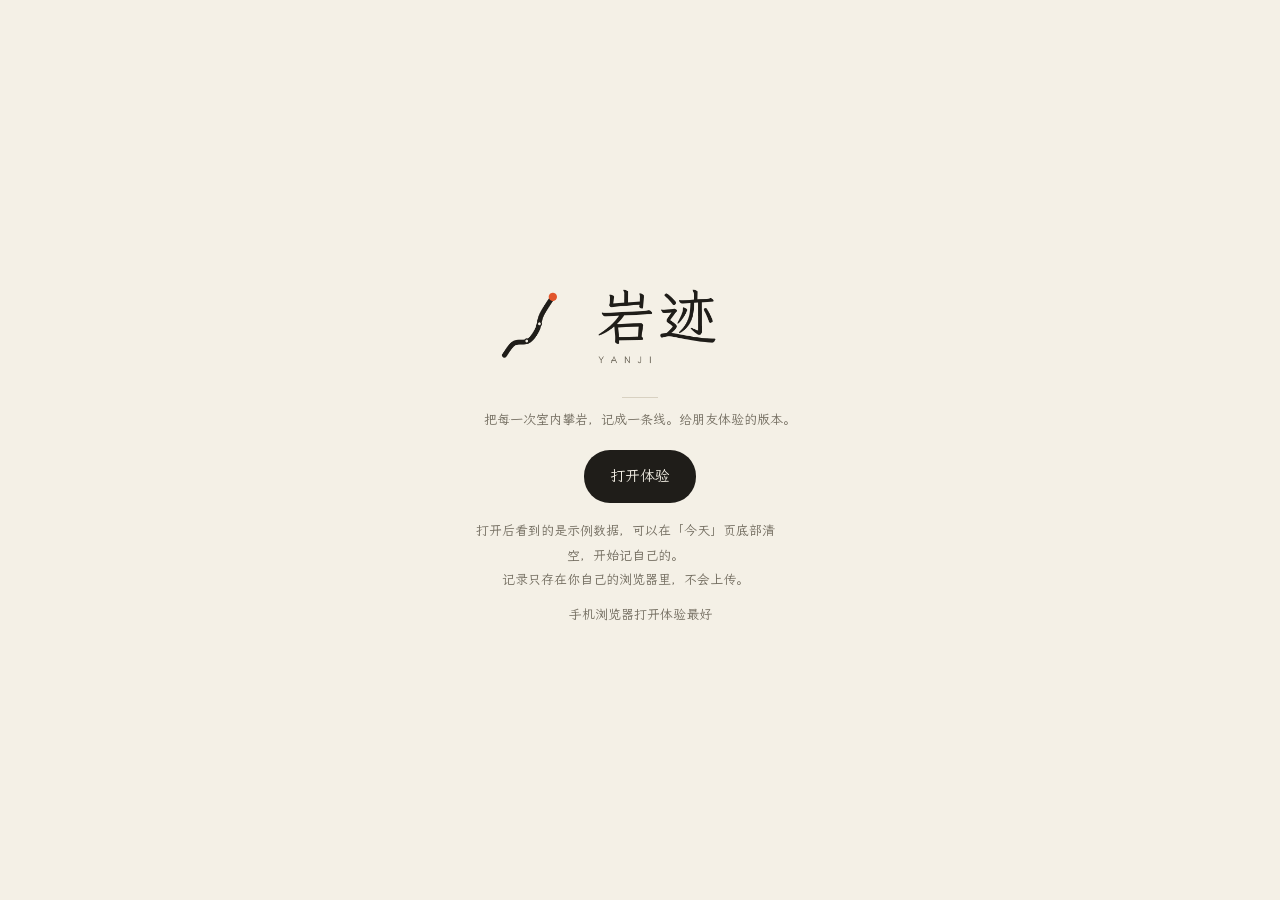
<file: index.html>
<!doctype html>
<html lang="zh-CN">
<head>
<meta charset="utf-8">
<meta name="viewport" content="width=device-width,initial-scale=1,viewport-fit=cover">
<title>岩迹 · 把每一次攀岩，记成一条线</title>
<meta name="theme-color" content="#F4F0E6">
<link rel="icon" href="brand/favicon.ico" sizes="any">
<link rel="icon" type="image/png" sizes="16x16" href="brand/favicon-16.png">
<link rel="icon" type="image/png" sizes="32x32" href="brand/favicon-32.png">
<link rel="apple-touch-icon" href="brand/apple-touch-icon.png">
<link rel="manifest" href="brand/site.webmanifest">
<link rel="stylesheet" href="fonts/lxgw-wenkai/lxgw-wenkai.css">
<style>
  :root{--paper:#F4F0E6;--ink:#1F1D19;--muted:#726C5F;--hair:#D8D1C1;
    --serif:"LXGW WenKai","Kaiti SC","STKaiti",serif}
  html,body{height:100%;margin:0;background:var(--paper);color:var(--ink);font-family:var(--serif);
    display:flex;align-items:center;justify-content:center}
  .box{text-align:center;padding:24px;line-height:1.9}
  .box b{font-size:26px;font-weight:600;letter-spacing:.02em}
  .logo{display:block;width:330px;max-width:78vw;height:auto;margin:0 auto 18px}
  .box p{color:var(--muted);font-size:13px;margin:10px 0 0}
  .box a{display:inline-block;margin-top:18px;padding:12px 26px;border-radius:26px;
    background:var(--ink);color:var(--paper);text-decoration:none;font-size:15px}
  .rule{width:36px;height:1px;background:var(--hair);margin:16px auto 0}
</style>
</head>
<body>
<div class="box">
  <img class="logo" src="brand/yanji-lockup-horizontal.png" alt="岩迹">
  <div class="rule"></div>
  <p>把每一次室内攀岩，记成一条线。给朋友体验的版本。</p>
  <a href="shengji-prototype.html">打开体验</a>
  <p style="margin-top:16px;max-width:300px">打开后看到的是示例数据，可以在「今天」页底部清空，开始记自己的。<br>记录只存在你自己的浏览器里，不会上传。</p>
  <p style="margin-top:10px">手机浏览器打开体验最好</p>
</div>
</body>
</html>
</file>
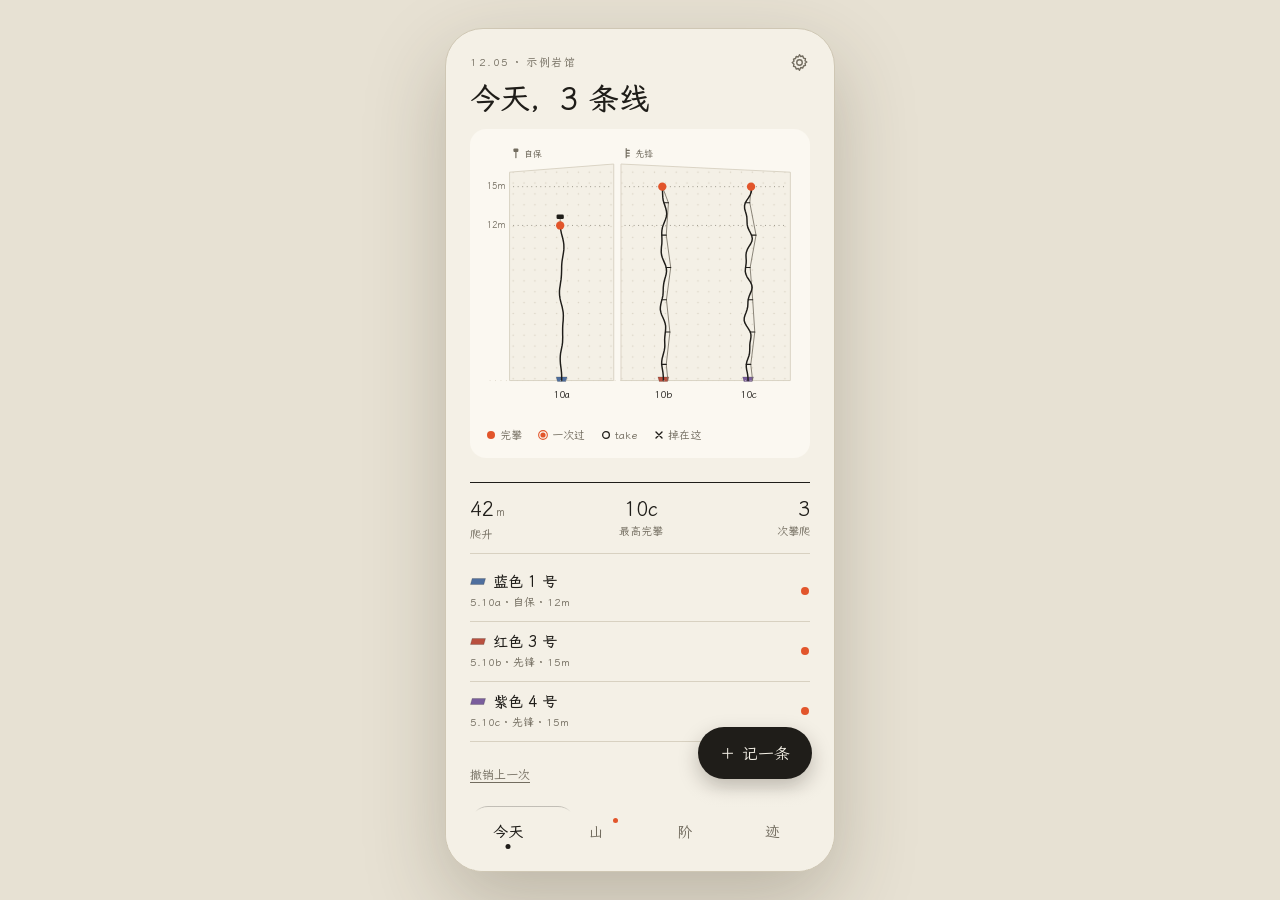
<file: shengji-prototype.html>
<!doctype html>
<html lang="zh-CN">
<head>
<meta charset="utf-8">
<meta name="viewport" content="width=device-width,initial-scale=1,viewport-fit=cover">
<meta name="apple-mobile-web-app-capable" content="yes">
<meta name="apple-mobile-web-app-title" content="岩迹">
<meta name="theme-color" content="#F4F0E6">
<link rel="icon" href="brand/favicon.ico" sizes="any">
<link rel="icon" type="image/png" sizes="16x16" href="brand/favicon-16.png">
<link rel="icon" type="image/png" sizes="32x32" href="brand/favicon-32.png">
<link rel="apple-touch-icon" href="brand/apple-touch-icon.png">
<link rel="manifest" href="brand/site.webmanifest">
<title>岩迹</title>
<!-- 全部文字用霞鹜文楷（OFL 开源，商用免费）。按字符分块，只下载用到的字；都取不到时退回系统楷体 -->
<!-- 霞鹜文楷放在项目里（fonts/lxgw-wenkai），本地文件取不到时每个分块再退到 jsDelivr -->
<link rel="stylesheet" href="fonts/lxgw-wenkai/lxgw-wenkai.css">
<style>
:root{
  --paper:#F4F0E6; --card:#FBF8F1; --ink:#1F1D19; --muted:#726C5F; --hair:#D8D1C1;
  --redpoint:#E2552B; --redpoint-text:#BF4520; --accent:var(--redpoint);
  /* 全部文字都用霞鹜文楷；网络字体没加载完时退到系统楷体，不会冒出宋体 */
  --serif:"LXGW WenKai","Kaiti SC","STKaiti",serif;
  --mono:var(--serif);
  --sans:var(--serif);
}
*{box-sizing:border-box;margin:0;padding:0;-webkit-tap-highlight-color:transparent}
html,body{height:100%}
body{background:#E7E1D3;font-family:var(--sans);color:var(--ink);display:flex;align-items:center;justify-content:center}
.phone{width:100%;max-width:390px;height:100%;max-height:844px;background:var(--paper);position:relative;overflow:hidden;overflow:clip;display:flex;flex-direction:column}
@media(min-width:500px){.phone{border-radius:38px;box-shadow:0 30px 80px rgba(60,50,30,.25);border:1px solid #cfc7b4}}
main{flex:1;overflow-y:auto;padding:calc(22px + env(safe-area-inset-top)) 24px calc(184px + env(safe-area-inset-bottom))}
.phone.no-fab main{padding-bottom:calc(112px + env(safe-area-inset-bottom))}
.page{display:none}.page.on{display:block}
.eyebrow{font-family:var(--mono);font-size:11px;letter-spacing:.14em;color:var(--muted);text-transform:uppercase}
h1{font-family:var(--serif);font-weight:600;font-size:30px;line-height:1.2;margin:8px 0 4px}
.sub{font-size:13px;color:var(--muted);line-height:1.6;text-wrap:pretty;text-align:justify}
.sub b{white-space:nowrap}
.big{font-family:var(--mono);font-size:54px;letter-spacing:-.04em;line-height:1}
.big small{font-size:16px;letter-spacing:0;color:var(--muted);margin-left:6px}
.card{background:var(--card);border-radius:16px;padding:16px;margin-top:12px}
.row{display:flex;align-items:center;justify-content:space-between;gap:10px}
.stats{display:flex;justify-content:space-between;margin-top:24px;border-top:1px solid var(--ink);border-bottom:1px solid var(--hair)}
.stats div{padding:12px 0}
.stats div:nth-child(2){text-align:center}.stats div:last-child{text-align:right}
.stats b{display:block;font-family:var(--mono);font-size:20px;font-weight:500;line-height:28px;font-variant-numeric:tabular-nums;white-space:nowrap}
.stats b small{font-size:12px;font-weight:400;color:var(--muted);margin-left:2px}
.stats b i{font-style:normal;font-weight:400;color:var(--hair);margin:0 3px}
.stats.soft{border-top-color:var(--hair)}
.stats span{display:block;font-size:11px;color:var(--muted);margin-top:2px}
.legend{display:flex;flex-wrap:wrap;gap:4px 16px;margin-top:8px;font-size:11px;color:var(--muted)}
.legend i{font-style:normal;font-family:var(--mono);color:var(--ink);margin-right:4px}
.legend span{display:inline-flex;align-items:center;gap:4px}
.legend i.k{display:inline-block;width:10px;height:10px;border-radius:3px;background:var(--accent);margin:0}
.legend i.k.ghost{background:none;border:1px dashed var(--muted)}
.link{font-size:12px;color:var(--muted);background:none;border:none;text-decoration:underline;text-underline-offset:3px;cursor:pointer;font-family:var(--sans);padding:12px 8px;margin:-12px -8px}
.iconbtn{display:flex;align-items:center;justify-content:center;width:38px;height:38px;padding:0;margin:-8px -8px -8px 0;border:none;background:none;color:var(--muted);cursor:pointer;flex:none}
.iconbtn svg{display:block;width:19px;height:19px}
.sk{display:block;width:18px;height:18px;fill:none;stroke:currentColor;stroke-width:1.45;stroke-linecap:round;stroke-linejoin:round}
.iconbtn .sk{width:19px;height:19px}
.sharebtn .sk{width:14px;height:14px;color:var(--muted)}
.titleedit .sk{width:15px;height:15px}
.shareBtns .sp{display:inline-flex;align-items:center;justify-content:center;gap:6px}
.shareBtns .sp .sk{width:15px;height:15px}
.shareTop .sk{width:18px;height:18px}
.sk-sprite{position:absolute;width:0;height:0;overflow:hidden}
.titleedit{display:inline-flex;align-items:center;justify-content:center;width:30px;height:30px;padding:0;margin-left:-2px;border:none;background:none;color:var(--muted);cursor:pointer;flex:none;opacity:.8}
.titleedit svg{display:block;width:15px;height:15px}
.titleedit:active{opacity:.45}
h2{font-family:var(--serif);font-size:17px;font-weight:600;margin:32px 0 4px}
.yrs{font-family:var(--mono);font-size:11px;color:var(--muted)}.yrs em{font-style:normal}
.mname{font-family:var(--serif);font-size:22px;font-weight:600;margin-top:4px}
.mnum{font-family:var(--mono);font-size:11px;color:var(--muted);white-space:nowrap}.mnum b{font-size:20px;font-weight:500;color:var(--ink)}
.summit{margin-top:12px;padding:14px;border:1px solid var(--accent);border-radius:16px;background:var(--card)}
.summit b{display:block;font-family:var(--serif);font-size:22px;font-weight:600;margin-top:4px}.summit em{font-style:normal;font-family:var(--mono);font-size:11px;color:var(--muted)}
.summit.stopcard{border-color:var(--hair)}
button.stamp{background:none;border:none;padding:0;font:inherit;cursor:pointer}
.stamp.paused svg{color:var(--muted)}.stamp.paused em{color:var(--ink)}
.peak{display:flex;gap:16px;align-items:center;margin:8px 0 6px}.peak svg{width:130px;height:120px;flex:none;color:var(--ink)}
.gyms{margin-top:10px;display:grid;gap:4px}
.gyms button{display:grid;grid-template-columns:minmax(0,40%) 1fr auto;gap:10px;align-items:center;background:none;border:none;border-radius:12px;padding:7px 8px;margin:0 -8px;text-align:left;font:inherit;color:inherit;cursor:pointer}
.gyms button.on{background:var(--card);box-shadow:inset 0 0 0 1px var(--ink)}
.gyms b{display:block;font-size:14px;font-weight:500;white-space:nowrap;overflow:hidden;text-overflow:ellipsis}
.gyms em{font-style:normal;font-family:var(--mono);font-size:11px;color:var(--muted)}
.gyms i{height:3px;background:var(--hair);border-radius:2px;display:block}.gyms u{display:block;height:100%;background:var(--ink);border-radius:2px}
.bests{display:grid;grid-template-columns:repeat(4,1fr);margin-top:10px;border-top:1px solid var(--hair);border-bottom:1px solid var(--hair);padding:12px 0}
.bests b{display:block;font-family:var(--mono);font-size:20px;font-weight:500;margin-top:2px}.bests em{font-style:normal;font-size:11px;color:var(--muted)}
.wheelbox{position:relative;margin:6px -24px 0}
.wheel{display:flex;overflow-x:auto;scroll-snap-type:x mandatory;padding:10px calc(50% - 32px) 4px;scrollbar-width:none;-webkit-overflow-scrolling:touch}
.wheel::-webkit-scrollbar{display:none}
.wheel button{flex:0 0 64px;scroll-snap-align:center;background:none;border:none;padding:0;cursor:pointer;color:var(--muted);display:flex;flex-direction:column;align-items:center;gap:5px;
  opacity:calc(.3 + .7*var(--k,0));transform:scale(calc(.55 + .45*var(--k,0)));transform-origin:50% 70%}
.wheel button.on{color:var(--ink)}.wheel svg{width:54px;height:56px;display:block}
.wheel i,.wd{display:block;width:6px;height:6px;border-radius:3px;box-sizing:border-box}
.wheel i.now,.wd.now{background:var(--ink)}.wheel i.done,.wd.done{background:var(--accent)}.wheel i.paused,.wd.paused{border:1.2px solid var(--ink)}
.legend i.wd{margin:0}
.wptr{position:absolute;left:50%;top:0;width:0;height:0;margin-left:-5px;border:5px solid transparent;border-top:6px solid var(--ink);pointer-events:none}
#mAct{margin-top:12px}#mAct .save{margin-top:0}#mAct .save+.sub{margin-top:8px}
.stamps{display:grid;grid-template-columns:repeat(4,1fr);gap:16px 6px;margin-top:12px}
.stamp{text-align:center;color:var(--ink)}.stamp svg{display:block;width:100%;height:62px;margin:0 auto 4px}
.stamp b{display:block;font-family:var(--serif);font-size:12px;font-weight:600;line-height:1.3}
.stamp em{font-style:normal;font-family:var(--mono);font-size:11px;color:var(--muted)}
.stamp.todo svg{color:var(--hair)}.stamp.todo b{color:var(--muted);font-weight:400}.stamp.now svg{color:var(--muted)}.stamp.now em{color:var(--ink)}
.yrs button{background:none;border:none;font:inherit;color:var(--muted);padding:6px 5px;cursor:pointer}.yrs button.on{color:var(--ink);text-decoration:underline;text-underline-offset:4px}
.hero{display:grid;grid-template-columns:auto minmax(0,1fr);column-gap:16px;align-items:end;margin-top:12px;padding-top:12px;border-top:1px solid var(--ink)}
.hero>b{display:block;font-family:var(--mono);font-size:54px;font-weight:500;letter-spacing:-.04em;line-height:1}
.hero>em{display:flex;align-items:center;gap:6px;font-style:normal;font-size:13px;margin-top:12px;align-self:baseline}.hero>em svg{color:var(--muted)}
.hnote{grid-column:1/-1;font-size:12px;color:var(--muted);margin-top:4px}
.hnone{grid-column:2;grid-row:1/3;justify-self:end;font-size:12px;color:var(--muted)}
.hwall{justify-self:end;background:none;border:none;padding:0;cursor:pointer}.hwall>svg{display:block;height:60px;width:auto;margin-bottom:4px}
.hname{justify-self:end;align-self:baseline;display:flex;align-items:baseline;gap:8px;max-width:100%;min-width:0;margin-top:12px;background:none;border:none;padding:0;font:inherit;color:inherit;cursor:pointer;text-align:right}
.hname b{color:var(--ink);font-family:var(--sans);font-size:13px;font-weight:500;white-space:nowrap;overflow:hidden;text-overflow:ellipsis;min-width:0}
.hname em{flex:none;font-style:normal;font-family:var(--mono);font-size:11px;color:var(--muted);white-space:nowrap}
.hchips{display:flex;flex-wrap:wrap;gap:8px;margin-top:12px}
.hchips button{display:flex;align-items:center;gap:5px;border:1px solid var(--hair);background:none;border-radius:13px;padding:4px 10px;font:inherit;font-size:12px;color:var(--muted);cursor:pointer}
.hchips b{font-family:var(--mono);font-weight:500;font-size:12px;color:var(--ink);margin-left:2px}
.hsum{margin-top:12px;padding-bottom:14px;border-bottom:1px solid var(--hair);font-size:13px;color:var(--muted)}.hsum b{font-family:var(--mono);font-weight:500;font-size:15px;color:var(--ink)}.hsum i{font-style:normal;margin:0 8px;color:var(--muted)}
.hl{font-family:var(--serif);font-size:19px;line-height:1.6;margin-top:10px}.hl b{font-family:var(--mono);font-weight:500;font-size:21px;margin:0 2px}
.ledger{margin-top:14px;border-top:1px solid var(--ink);border-bottom:1px solid var(--hair)}
.ledger>div{display:grid;grid-template-columns:1fr 76px 52px 52px;align-items:baseline;padding:10px 0;border-top:1px solid var(--hair)}
.ledger>div:first-child{border-top:none;padding:8px 0 0;font-size:11px;color:var(--muted)}
.ledger span{font-size:14px;display:flex;align-items:center;gap:8px}.ledger span svg{color:var(--muted)}
.ledger b{font-family:var(--mono);font-size:19px;font-weight:500}.ledger i{font-style:normal;font-family:var(--mono);font-size:14px;text-align:right;font-variant-numeric:tabular-nums}
.ledger>div:first-child i{font-family:var(--sans);font-size:11px}
.hstrip{display:flex;gap:10px;overflow-x:auto;scroll-snap-type:x mandatory;margin:10px -24px 0;padding:0 52px 0 24px;scroll-padding-left:24px;scrollbar-width:none;-webkit-overflow-scrolling:touch}
.hstrip::-webkit-scrollbar{display:none}
.hscroll{overflow-x:auto;margin:12px -24px 0;padding:0 24px;scrollbar-width:none;-webkit-overflow-scrolling:touch}.hscroll::-webkit-scrollbar{display:none}
#histCard{margin-top:12px}
.hday{display:flex;align-items:center;gap:12px;width:100%;background:var(--card);border:none;border-radius:16px;padding:8px 12px 8px 8px;text-align:left;font:inherit;color:inherit;cursor:pointer;min-width:0}
.hday .c{flex:none;width:84px}.hday .c svg{display:block;width:84px;height:auto}
.hday .t{flex:1;min-width:0}.hday .t b{display:block;font-family:var(--serif);font-size:17px;font-weight:500;white-space:nowrap;overflow:hidden;text-overflow:ellipsis}
.hday .t b small{font-family:var(--sans);font-size:11px;color:var(--muted);font-weight:400;margin-left:8px}
.hday .t em{display:block;font-style:normal;font-family:var(--mono);font-size:11px;color:var(--muted);margin-top:3px}.hday .t em.s{color:var(--redpoint-text);font-family:var(--sans)}
.hday>i{font-style:normal;font-size:20px;color:var(--muted);font-family:var(--mono)}
.hleg{display:inline-flex;align-items:center;gap:5px}.hleg svg{display:block}
.pseg{display:inline-grid;grid-auto-flow:column;border:1px solid var(--hair);border-radius:20px;overflow:hidden}
.pseg button{border:none;background:none;padding:7px 13px;font:inherit;font-size:12px;color:var(--muted);cursor:pointer}.pseg button.on{background:var(--card);color:var(--ink);box-shadow:inset 0 0 0 1px var(--ink)}.pseg button:first-child.on{border-radius:20px 0 0 20px}.pseg button:last-child.on{border-radius:0 20px 20px 0}
.ins{background:var(--card);border-radius:16px;padding:16px;margin-top:12px}.ins[data-rid]{cursor:pointer}
.ins .k,.tile .k{font-size:11px;color:var(--muted);letter-spacing:.08em}
.ins h3{font-family:var(--serif);font-size:22px;font-weight:600;line-height:1.3;margin:0 0 12px;text-wrap:pretty}
.ins .n{font-size:13px;color:var(--muted);margin-top:12px;line-height:1.6;text-align:justify}
.ins .why .k2{font-size:11px;color:var(--muted);margin:8px 0 4px}.ins .why .keys{margin-top:10px}
.fallp{display:flex;gap:14px;align-items:center}.fallp>div{flex:1}
.br{display:grid;grid-template-columns:44px 1fr 36px;gap:8px;align-items:center;font-size:12px;color:var(--muted);margin-top:9px}.br:first-child{margin-top:0}
.br i{height:6px;border-radius:3px;background:var(--hair);display:block}.br u{display:block;height:100%;background:var(--muted);border-radius:3px}
.br b{font-family:var(--mono);font-weight:500;text-align:right;font-size:12px}.br.on{color:var(--ink)}.br.on u{background:var(--ink)}
.tiles{display:grid;grid-template-columns:1fr 1fr;gap:8px;margin-top:8px}.tile:last-child:nth-child(odd){grid-column:1/-1}
.tile{background:var(--card);border-radius:16px;padding:12px 14px;min-width:0}
.prow{display:flex;align-items:center;justify-content:space-between;gap:10px;width:100%;background:none;border:none;border-top:1px solid var(--hair);padding:8px 0;font:inherit;color:inherit;text-align:left;cursor:pointer}.prow:first-of-type{border-top:none;padding-top:0}
.prow span{min-width:0}.prow b{display:block;font-family:var(--serif);font-size:15px;font-weight:600;white-space:nowrap;overflow:hidden;text-overflow:ellipsis}.prow em{display:block;font-style:normal;font-size:11px;color:var(--muted);margin-top:3px;line-height:1.5}.prow svg{flex:none}.prow b i{font-style:normal;font-family:var(--mono);font-weight:500;margin-left:8px}
.tile b{display:block;font-family:var(--mono);font-size:22px;font-weight:500;margin:4px 0;white-space:nowrap}.tile b.w{font-family:var(--serif);font-weight:600}.tile span .nw{display:inline;white-space:nowrap}.tile b small{font-size:11px;font-weight:400;color:var(--muted);margin-left:3px}
.tile span{display:block;font-size:11px;color:var(--muted);line-height:1.5}
.gfl{display:grid;gap:2px;margin-top:10px}.gfl button{display:flex;justify-content:space-between;align-items:baseline;background:none;border:none;border-radius:12px;padding:12px 10px;margin:0 -10px;font:inherit;font-size:15px;color:var(--ink);cursor:pointer;text-align:left}
.gfl button.on{background:var(--paper);box-shadow:inset 0 0 0 1px var(--ink)}.gfl em{font-style:normal;font-family:var(--mono);font-size:11px;color:var(--muted)}
.aichips{display:flex;gap:8px;margin:8px -24px 0;padding:0 24px;overflow-x:auto;scrollbar-width:none}.aichips::-webkit-scrollbar{display:none}.aichips button{flex:none;white-space:nowrap;border:1px solid var(--hair);background:var(--paper);border-radius:16px;padding:6px 12px;font:inherit;font-size:12px;color:var(--muted);cursor:pointer}.aichips button.on{background:var(--card);color:var(--ink);border-color:var(--ink);box-shadow:inset 0 0 0 .5px var(--ink)}
.aipre{margin-top:14px;max-height:150px;overflow-y:auto;border:1px dashed var(--hair);border-radius:12px;padding:10px 12px;font-size:11px;line-height:1.7;color:var(--muted);white-space:pre-wrap}
.hcard{display:flex;align-items:stretch;background:var(--card);border:1px solid var(--hair);border-radius:14px;margin-top:8px}
.hgo{flex:1;display:flex;gap:12px;align-items:center;background:none;border:none;padding:10px 4px 10px 10px;text-align:left;font:inherit;color:inherit;cursor:pointer;min-width:0}
.hm{flex:0 0 96px}.hi{display:flex;flex-direction:column;gap:2px;min-width:0}
.hi b{font-family:var(--mono);font-size:24px;font-weight:500;letter-spacing:-.03em;line-height:1.15}
.hi em{font-style:normal;font-size:11px;color:var(--muted);white-space:nowrap;overflow:hidden;text-overflow:ellipsis}
.hi u{font-size:12px;color:var(--ink);text-underline-offset:3px;margin-top:4px}
.hstep{display:flex;flex-direction:column;border-left:1px solid var(--hair)}
.hstep button{flex:1;width:40px;background:none;border:none;font-size:20px;color:var(--ink);cursor:pointer;font-family:var(--mono)}
.hstep button+button{border-top:1px solid var(--hair)}.hstep button:disabled{color:var(--hair)}
.strip{display:flex;gap:8px;overflow-x:auto;margin:12px -24px 0;padding:0 24px 6px;scrollbar-width:none}
.strip::-webkit-scrollbar{display:none}
.demo{margin-top:24px;padding:10px 12px;border:1px dashed var(--muted);border-radius:12px;font-size:12px;color:var(--muted);display:flex;justify-content:space-between;align-items:center;gap:10px}
.rrow{display:flex;justify-content:space-between;align-items:center;gap:10px;width:100%;padding:11px 0;border:none;border-bottom:1px solid var(--hair);background:none;text-align:left;cursor:pointer;color:inherit;font:inherit}
.rrow b{display:block;font-family:var(--serif);font-size:15px;font-weight:600}
.rrow em{font-style:normal;font-family:var(--mono);font-size:11px;color:var(--muted)}
.rrow .gl{display:flex;align-items:center;gap:4px;flex-shrink:0}
.mk{display:inline-block;width:10px;height:10px;flex-shrink:0;vertical-align:-1px}
.rrow.plain{cursor:default}
/* 线路簿 */
.bookrow{display:flex;align-items:center;gap:10px;border-bottom:1px solid var(--hair)}
.bookrow .bookopen{flex:1;min-width:0;background:none;border:none;padding:10px 0;text-align:left;font:inherit;color:inherit;cursor:pointer}
.bookrow .bookopen b{display:block;font-family:var(--serif);font-size:15px;font-weight:600;white-space:nowrap;overflow:hidden;text-overflow:ellipsis}
.bookrow .bookopen em{display:block;font-style:normal;font-family:var(--mono);font-size:11px;color:var(--muted);margin-top:3px;white-space:nowrap;overflow:hidden;text-overflow:ellipsis}
.bookact{flex:none;border:1px solid var(--hair);background:none;border-radius:14px;padding:5px 11px;font:inherit;font-size:12px;color:var(--muted);cursor:pointer}
.bookact:active{opacity:.6}
/* 新建线：线路颜色一排胶带，点一下选，不用滑 */
.colorbar{display:grid;grid-template-columns:repeat(10,minmax(0,1fr));gap:4px;margin-top:6px}
.colorchip{height:34px;border:1px solid transparent;border-radius:8px;background:var(--paper);display:flex;align-items:center;justify-content:center;padding:0;cursor:pointer}
.colorchip .tape{width:24px;height:10px;margin:0}
.colorchip.on{border-color:var(--ink);background:var(--card)}
.colorchip:active{opacity:.55}
.curname{font-family:var(--mono);font-size:11px;color:var(--muted);margin-left:6px}
/* 名字一行：左边是颜色胶囊（点开换颜色），右边写编号或外号 */
.namebox{display:flex;align-items:center;gap:8px;height:46px;margin-top:8px;border:1px solid var(--hair);border-radius:12px;background:var(--paper);padding:0 6px}
.namebox:focus-within{border-color:var(--ink)}
.namebox .field{flex:1;min-width:0;margin:0!important;height:44px;border:none;background:none;padding:0 8px 0 2px}
.cpill{flex:none;display:flex;align-items:center;gap:6px;height:32px;border:1px solid var(--hair);border-radius:16px;background:var(--card);padding:0 9px 0 8px;font:inherit;font-size:13px;color:var(--ink);cursor:pointer}
.cpill .tape.big{width:20px;height:9px;margin:0;vertical-align:0}
.namebox[hidden],.colorbar[hidden]{display:none!important}.cpill i{font-style:normal;font-size:9px;color:var(--muted);margin-left:1px}
.cpill:active{opacity:.6}
.namehint{font-size:9px;color:var(--muted);margin-top:6px;line-height:1.5;transition:color .18s}
.namehint.ok{color:var(--ink)}
.colorbar.pop{margin-top:8px;padding:5px;border:0;border-radius:12px;background:var(--card)}
.colorbar.pop .colorchip{height:34px}
.colorbar .colorchip .tape{display:block;width:22px;height:9.5px;margin:0;flex:0 0 22px;vertical-align:0}
/* 拆线：全屏居中层 + 背景模糊，动画期间页面不换 */
.stripLayer{position:absolute;inset:0;z-index:40;display:flex;align-items:center;justify-content:center;padding:26px;
  background:rgba(244,240,230,.55);-webkit-backdrop-filter:blur(7px);backdrop-filter:blur(7px);
  opacity:0;pointer-events:none;transition:opacity .22s ease}
.stripLayer.on{opacity:1;pointer-events:auto}
.stripCard{width:100%;max-width:332px;background:var(--card);border-radius:22px;padding:14px 16px 16px;
  box-shadow:0 18px 50px rgba(40,35,25,.18);text-align:center;transform:translateY(8px) scale(.98);
  transition:transform .26s cubic-bezier(.2,.8,.2,1)}
.stripLayer.on .stripCard{transform:none}
.strip-hint{font-size:12px;color:var(--muted);margin-top:2px}
.strip-done{font-family:var(--serif);font-size:20px;font-weight:600;color:var(--accent);margin-top:2px;opacity:0}
.stripCard .link{margin-top:6px}
#stBolt,#stHold{transform-box:fill-box;transform-origin:center}
#stToolWrap{transform:translate(200px,0)}
.stripgo #stToolWrap{animation:stToolIn .3s cubic-bezier(.2,.8,.2,1) .12s both,stToolOut .7s ease-in 1.6s both}
.stripgo #stBolt{animation:stBoltSpin 1s cubic-bezier(.4,0,.6,1) .5s both}
.stripgo #stSpin{animation:stSpinA 1s linear .5s both}
.stripgo #stBitScrew{animation:stScrewOn .14s linear 1.57s both}
.stripgo #stHold{animation:stHoldFall .95s cubic-bezier(.5,.05,.9,.5) 1.95s both}
.stripgo #stripDone{animation:stDone .3s ease-out 2.75s both}
@keyframes stToolIn{from{transform:translate(200px,0)}to{transform:translate(0,0)}}
@keyframes stToolOut{from{transform:translate(0,0)}to{transform:translate(200px,0)}}
@keyframes stBoltSpin{0%{transform:rotate(0);opacity:1}85%{transform:translate(7px,0) rotate(1080deg);opacity:1}100%{transform:translate(9px,0) rotate(1080deg);opacity:0}}
@keyframes stSpinA{0%,100%{opacity:0}12%,88%{opacity:.9}}
@keyframes stScrewOn{from{opacity:0;transform:translateX(-5px)}to{opacity:1;transform:none}}
@keyframes stHoldFall{0%{transform:none;opacity:1}16%{transform:translate(1px,-4px) rotate(-1.2deg);opacity:1}30%{transform:translate(2px,0) rotate(0);opacity:1}100%{transform:translate(26px,150px) rotate(12deg);opacity:0}}
@keyframes stDone{from{opacity:0;transform:translateY(4px)}to{opacity:1;transform:none}}
nav{position:absolute;left:0;right:0;bottom:0;display:flex;background:linear-gradient(to top,var(--paper) 72%,transparent);padding:26px 18px calc(22px + env(safe-area-inset-bottom))}
nav button{flex:1;background:none;border:none;font-family:var(--serif);font-size:15px;color:var(--muted);padding:8px 0;cursor:pointer;position:relative}
nav button.on{color:var(--ink);font-weight:600}
nav button.on::after{content:"";position:absolute;left:50%;bottom:0;width:5px;height:5px;border-radius:50%;background:var(--ink);transform:translateX(-50%)}
nav button.new::before{content:"";position:absolute;top:3px;right:calc(50% - 22px);width:5px;height:5px;border-radius:50%;background:var(--redpoint)}
.fab{position:absolute;right:22px;bottom:calc(92px + env(safe-area-inset-bottom));height:52px;padding:0 22px;border-radius:26px;border:none;background:var(--ink);color:var(--paper);font-family:var(--serif);font-size:16px;cursor:pointer;box-shadow:0 8px 20px rgba(30,25,15,.25)}
.veil{position:absolute;inset:0;background:rgba(30,27,20,.35);opacity:0;pointer-events:none;transition:opacity .25s}
.sheet{position:absolute;left:0;right:0;bottom:0;max-height:94%;overflow-y:auto;background:var(--card);border-radius:26px 26px 0 0;padding:20px 24px calc(26px + env(safe-area-inset-bottom));transform:translateY(105%);visibility:hidden;transition:transform .3s cubic-bezier(.2,.8,.2,1),visibility 0s .3s}
.open .veil{opacity:1;pointer-events:auto}.open .sheet{transform:none;visibility:visible;transition-delay:0s}
.pick{display:flex;gap:14px;align-items:stretch;margin-top:12px}
.pick .left{flex:1;min-width:0}
.gradeNow{display:flex;align-items:center;justify-content:space-between;margin:4px 0 10px}
.gradeNow b{font-family:var(--mono);font-size:46px;font-weight:500;letter-spacing:-.04em}
.step{width:44px;height:44px;border-radius:50%;border:1px solid var(--hair);background:var(--paper);font-size:20px;color:var(--ink);cursor:pointer}
.step.sm{width:36px;height:36px;font-size:17px}
.seg{display:grid;grid-template-columns:repeat(2,1fr);gap:8px;margin-top:8px}
.seg.three{grid-template-columns:repeat(3,1fr)}
.seg button,.tog button{border:1px solid var(--hair);background:var(--paper);border-radius:12px;padding:11px 6px;font-size:14px;color:var(--muted);cursor:pointer;font-family:var(--sans)}
.seg button.on,.tog button.on{background:var(--card);color:var(--ink);border-color:var(--ink);box-shadow:inset 0 0 0 .5px var(--ink);font-weight:600}
.seg button.on[data-r="send"]::before{content:"";display:inline-block;width:5px;height:5px;border-radius:50%;background:var(--redpoint);margin-right:5px;vertical-align:1px}
.seg.soft button{padding:8px 4px;font-size:13px;border-radius:20px}
.seg.col{grid-template-columns:1fr}
.tog{display:grid;grid-template-columns:1fr 1fr;gap:8px}
.tog.tri{grid-template-columns:repeat(3,1fr);gap:6px}
.tog.tri button{padding:10px 2px;font-size:13px;display:flex;align-items:center;justify-content:center;gap:5px}
.tog.small{display:inline-grid;gap:0;border:1px solid var(--hair);border-radius:20px;overflow:hidden}
.tog.small button{border:none;border-radius:0;padding:6px 14px;font-size:12px}.tog.small button:first-child.on{border-radius:20px 0 0 20px}.tog.small button:last-child.on{border-radius:0 20px 20px 0}
.lbl{font-size:11px;color:var(--muted);letter-spacing:.08em;margin-top:14px}
.extra{margin-top:12px;font-size:13px;color:var(--muted)}
.extra input[type=range]{width:100%;accent-color:var(--ink);margin-top:4px}
.count{display:flex;align-items:center;gap:12px;color:var(--ink)}
.count b{font-family:var(--mono);font-size:20px;font-weight:500;min-width:24px;text-align:center}
.save{width:100%;margin-top:16px;height:54px;border-radius:27px;border:none;background:var(--ink);color:var(--paper);font-family:var(--serif);font-size:17px;cursor:pointer}
.save.clip{position:relative;overflow:hidden}
.save.clip svg{position:absolute;right:24px;top:0;width:30px;height:54px;pointer-events:none}
.clip .gt{transform-box:fill-box;transform-origin:0 0}
.clip .rp{transform:translateX(34px);opacity:0}
.clip.go .gt{animation:clipGate .33s ease-out}.clip.go .rp{animation:clipRope .33s ease-out forwards}
@keyframes clipGate{0%{transform:none}28%,55%{transform:rotate(27deg)}80%{transform:rotate(-5deg)}100%{transform:none}}
@keyframes clipRope{0%{transform:translateX(34px);opacity:0}10%{opacity:1}28%{transform:translateX(26px)}62%{transform:translateX(12px);opacity:1}100%{transform:translateX(13.2px);opacity:1}}
.lock{margin:6px 0 2px;touch-action:none;cursor:grab;user-select:none;-webkit-user-select:none}.lock svg{display:block;width:212px;margin:0 auto}
#lkG{transform-origin:34px 24px;transition:transform .2s cubic-bezier(.3,1.6,.5,1)}
@media (prefers-reduced-motion:reduce){.clip.go .gt,.clip.go .rp{animation-duration:.01s}}
.ghostbtn{width:100%;margin-top:10px;height:46px;border-radius:23px;border:1px solid var(--ink);background:none;color:var(--ink);font-family:var(--serif);font-size:15px;cursor:pointer}
.sharebtn{display:inline-flex;align-items:center;gap:6px;height:36px;padding:0 16px;border-radius:18px;border:1px solid var(--ink);background:none;color:var(--ink);font-family:var(--serif);font-size:13px;cursor:pointer;margin-top:2px}
.sharebtn svg{display:block;width:14px;height:14px;flex:none;color:var(--muted)}
.field{width:100%;margin-top:10px;height:46px;border-radius:12px;border:1px solid var(--hair);background:var(--paper);padding:0 14px;font-size:15px;color:var(--ink);font-family:var(--sans);outline:none}
.field:focus{border-color:var(--ink)}
.gymchip{margin-top:12px;border:1px solid var(--hair);background:var(--paper);border-radius:20px;padding:7px 14px;font-size:13px;color:var(--ink);cursor:pointer;font-family:var(--sans)}
.nf .lbl{margin-top:20px}.nf .field{margin-top:20px}.nf .save{margin-top:20px}
.gwbox{position:relative;margin:4px -24px 0}
.gwbox::after{content:'';position:absolute;left:50%;bottom:0;width:16px;height:2px;margin-left:-8px;border-radius:1px;background:var(--ink)}
.gw{position:relative;display:flex;overflow-x:auto;scroll-snap-type:x mandatory;padding:0 calc(50% - 52px) 8px;scrollbar-width:none;-webkit-overflow-scrolling:touch}
.gw::-webkit-scrollbar,.lw::-webkit-scrollbar{display:none}
.gw button{flex:0 0 104px;height:60px;scroll-snap-align:center;background:none;border:none;padding:0;cursor:pointer;color:var(--ink);font-family:var(--mono);font-size:46px;font-weight:500;letter-spacing:-.04em;white-space:nowrap;display:flex;justify-content:center;align-items:center;
  opacity:calc(.2 + .8*var(--k,0));transform:scale(calc(.4 + .6*var(--k,0)))}
.shapeRow{display:flex;gap:18px;align-items:stretch;margin-top:20px}
.shapeRow .preview{flex:0 0 80px;height:158px}
.shapeRow .lenCol{flex:1;min-width:0;display:flex;flex-direction:column}.shapeRow .lenCol .lbl{margin-top:0}
.lwbox{position:relative;margin:auto 0}
.lwbox::before{content:'';position:absolute;left:calc(50% - 75px);top:47px;width:22px;height:38px;border:2px solid var(--ink);border-radius:11px;box-sizing:border-box;pointer-events:none;z-index:2}
.lwbox::after{content:'';position:absolute;left:calc(50% - 53px);top:65.5px;width:9px;height:1.5px;background:var(--ink);pointer-events:none}
.lw .rope{position:absolute;left:calc(50% - 69px);top:0;width:10px;border-radius:5px;pointer-events:none;background:
  linear-gradient(90deg,rgba(31,29,25,.26),transparent 32%,rgba(255,255,255,.3) 50%,transparent 68%,rgba(31,29,25,.26)),
  repeating-linear-gradient(58deg,transparent 0 3.2px,rgba(31,29,25,.34) 3.2px 4.4px),
  repeating-linear-gradient(-58deg,transparent 0 3.2px,rgba(251,248,241,.4) 3.2px 4.4px),var(--rope,var(--ink));transition:background-color .2s}
.lw.rw .rope{box-shadow:inset 0 0 0 1px var(--hair)}
.lw button::before{content:'';position:absolute;left:calc(50% - 56px);top:50%;width:5px;height:1px;background:var(--muted)}
.lw button[data-five]::after{content:'';position:absolute;left:calc(50% - 70px);top:calc(50% - 3px);width:12px;height:6px;border-radius:1.5px;background:var(--ink)}
.lwbox span{position:absolute;left:calc(50% + 30px);top:50%;transform:translateY(-50%);font-size:13px;color:var(--muted);pointer-events:none}
.lw{position:relative;height:132px;-webkit-mask-image:linear-gradient(transparent,#000 24%,#000 76%,transparent);mask-image:linear-gradient(transparent,#000 24%,#000 76%,transparent);overflow-y:auto;scroll-snap-type:y mandatory;padding:44px 0;box-sizing:border-box;overscroll-behavior:contain;scrollbar-width:none;-webkit-overflow-scrolling:touch}
.lw button{position:relative;display:block;width:100%;height:44px;scroll-snap-align:center;background:none;border:none;padding:0;cursor:pointer;color:var(--ink);font-family:var(--mono);font-size:30px;font-weight:500;}
.lw button b{display:inline-block;font-weight:500;opacity:calc(.2 + .8*var(--k,0));transform:scale(calc(.5 + .5*var(--k,0)))}
.preview{flex:0 0 76px;border:1px solid var(--hair);border-radius:12px;background:var(--paper);padding:0;cursor:pointer}
.pad{position:relative;height:300px;margin-top:12px;border:1px solid var(--hair);border-radius:12px;background:var(--paper) radial-gradient(circle,var(--hair) .9px,transparent 1.3px) 0 0/12px 12px;touch-action:none;overflow:hidden;cursor:crosshair}
.pad svg{position:absolute;inset:0;width:100%;height:100%}
.two{display:grid;grid-template-columns:1fr 1.3fr;gap:10px}
.two .save,.two .ghostbtn{margin-top:10px;height:46px;font-size:15px}
.badge{flex:0 0 146px;border:1px dashed var(--muted);border-radius:12px;padding:10px 12px;color:var(--muted);display:flex;flex-direction:column;gap:3px}
.badge.lit{border:1px solid var(--ink);color:var(--ink);background:var(--card)}
.badge .g{font-family:var(--mono);font-size:11px}
.badge b{font-family:var(--serif);font-size:14px;line-height:1.3}
.badge em{font-style:normal;font-size:11px}
.badge .s{font-size:11px;margin-top:4px}
.badge.lit .s{color:var(--ink)}
.pr{display:grid;grid-template-columns:44px 1fr 40px;align-items:center;height:30px}
.pr .g{font-family:var(--mono);font-size:13px}
.pr .st{font-size:11px;color:var(--muted);text-align:right}
.pr .sq{display:flex;gap:4px;justify-content:center}
.pr .sq i{width:13px;height:13px;border-radius:3px;background:var(--accent);display:block}
.pr .sq i.ghost{background:none;border:1px dashed var(--muted)}
.pr .sq em{font-style:normal;font-family:var(--mono);font-size:11px;color:var(--muted);align-self:center}
.pr.stable .g,.pr.stable .st{color:var(--ink);font-weight:600}
/* 阶：三个方式卡（既是概览也是选择器） */
.mcards{display:grid;grid-template-columns:repeat(3,1fr);gap:8px;margin-top:12px}
.mcards.two{grid-template-columns:repeat(2,1fr)}
.mcards.four{grid-template-columns:repeat(4,1fr);gap:6px}
.mcards.four .mcard{padding:9px 8px 8px}
.mcards.four .mcard b{font-size:23px}
.mcard{background:var(--card);border:1px solid transparent;border-radius:14px;padding:10px 11px 9px;text-align:left;font:inherit;color:var(--ink);cursor:pointer;min-width:0}
.mcard.on{box-shadow:inset 0 0 0 1.4px var(--ink)}
.mcard span{display:flex;align-items:center;gap:4px;font-size:11px;color:var(--muted);white-space:nowrap}
.mcard span svg{flex:none}
.mcard b{display:block;font-family:var(--mono);font-size:26px;font-weight:500;letter-spacing:-.03em;line-height:1.25;margin-top:3px}
.mcard em{display:block;font-style:normal;font-size:10px;color:var(--muted);margin-top:3px;line-height:1.45;white-space:normal}
.mcard.off b{color:var(--hair)}
.modegap{margin-top:12px}
.modegap .row2{display:flex;align-items:baseline;gap:8px;flex-wrap:wrap}
.modegap .row2 b{font-family:var(--mono);font-size:19px;font-weight:500}
.modegap .row2 em{font-style:normal;font-size:12px;color:var(--muted)}
.modegap .row2 em.hd{margin-left:auto;color:var(--ink)}
.modegap .rrow:first-of-type{border-top:1px solid var(--hair)}
.note p{font-size:14px;line-height:1.75;margin-top:8px;text-wrap:pretty}
.note p b{font-family:var(--mono);font-weight:500}
.tag{display:inline-block;font-family:var(--mono);font-size:11px;letter-spacing:.1em;border:1px solid var(--hair);border-radius:20px;padding:2px 8px;color:var(--muted)}
.why .bar{display:flex;height:10px;border-radius:5px;overflow:hidden;gap:2px}
.why .bar i{display:block;background:var(--ink)}
.why .bar i.tech{background:var(--muted)}
.why .bar i.head{background:#C9C1AF}
.why .keys i{display:inline-block;width:8px;height:8px;border-radius:2px;background:var(--ink);margin-right:5px}
.why .keys i.tech{background:var(--muted)}.why .keys i.head{background:#C9C1AF}
.why .keys{display:flex;gap:14px;font-size:11px;color:var(--muted);margin-top:6px}
.why .keys b{font-family:var(--mono);color:var(--ink);font-weight:500}
.cap{font-family:var(--mono);font-size:11px;color:var(--muted);min-height:16px}
svg text{font-family:var(--mono)}
.tape{display:inline-block;width:16px;height:7px;margin-right:7px;vertical-align:2px}
.tape.big{width:24px;height:10.5px;margin-right:10px;vertical-align:5px}
button,label.ghostbtn{transition:opacity .12s}
button:active:not(:disabled),label.ghostbtn:active{opacity:.6}

/* ---------- 分享卡 ---------- */
.shareLayer{position:absolute;inset:0;z-index:70;pointer-events:none}
.shareLayer .sv{position:absolute;inset:0;background:rgba(30,27,20,.42);opacity:0;transition:opacity .24s}
.shareLayer.on .sv{opacity:1;pointer-events:auto}
.shareSheet{position:absolute;left:0;right:0;bottom:0;max-height:96%;overflow-y:auto;background:var(--card);border-radius:26px 26px 0 0;padding:14px 20px calc(22px + env(safe-area-inset-bottom));transform:translateY(105%);transition:transform .3s cubic-bezier(.2,.8,.2,1);z-index:1}
.shareLayer.on .shareSheet{transform:none;pointer-events:auto}
.shareTop{display:flex;align-items:center;justify-content:space-between;gap:12px;padding:2px 2px 8px}
.shareTop b{font-family:var(--serif);font-size:16px;font-weight:600}
.shareTop button{background:none;border:none;font:inherit;font-size:13px;color:var(--muted);padding:8px;margin:-8px;cursor:pointer}
.sharePreview{display:flex;justify-content:center;padding:6px 0 4px}
.sharePreview canvas{width:320px;max-width:100%;height:auto;display:block;border-radius:10px;box-shadow:0 14px 30px rgba(31,29,25,.2)}
.shareTip{font-size:11px;color:var(--muted);text-align:center;line-height:1.6;margin-top:6px}
.shareBtns{display:grid;grid-template-columns:1fr 1.35fr;gap:10px;margin-top:12px}
.shareBtns button{height:46px;border-radius:23px;font-family:var(--serif);font-size:15px;cursor:pointer}
.shareBtns .sb{background:none;border:1px solid var(--ink);color:var(--ink)}
.shareBtns .sp{background:var(--ink);border:none;color:var(--paper)}
.shareBtns button:disabled{opacity:.45}


/* ---------- 空状态：岩点先出现，线后连上（6s 循环） ---------- */
.es-h1,.es-h2,.es-h3,.es-h4,.es-h5{transform-box:fill-box;transform-origin:50% 50%;animation:6s cubic-bezier(.2,.8,.2,1) infinite}
.es-h1{animation-name:es-h1}.es-h2{animation-name:es-h2}.es-h3{animation-name:es-h3}.es-h4{animation-name:es-h4}.es-h5{animation-name:es-h5}
.es-line{stroke-dasharray:1;stroke-dashoffset:1;animation:es-draw 6s cubic-bezier(.35,.1,.25,1) infinite}
.es-dot{transform-box:fill-box;transform-origin:50% 50%;animation:es-dot 6s cubic-bezier(.2,.8,.2,1) infinite}
.es-wall{animation:es-wall 6s linear infinite}
@keyframes es-h1{0%,5%{opacity:0;transform:scale(.82)}12%,70%{opacity:1;transform:scale(1)}82%,100%{opacity:0;transform:scale(.94)}}
@keyframes es-h2{0%,8%{opacity:0;transform:scale(.82)}15%,70%{opacity:1;transform:scale(1)}82%,100%{opacity:0;transform:scale(.94)}}
@keyframes es-h3{0%,11%{opacity:0;transform:scale(.82)}18%,70%{opacity:1;transform:scale(1)}82%,100%{opacity:0;transform:scale(.94)}}
@keyframes es-h4{0%,14%{opacity:0;transform:scale(.82)}21%,70%{opacity:1;transform:scale(1)}82%,100%{opacity:0;transform:scale(.94)}}
@keyframes es-h5{0%,17%{opacity:0;transform:scale(.82)}24%,70%{opacity:1;transform:scale(1)}82%,100%{opacity:0;transform:scale(.94)}}
@keyframes es-draw{0%,24%{stroke-dashoffset:1;opacity:1}52%,70%{stroke-dashoffset:0;opacity:1}82%,100%{stroke-dashoffset:0;opacity:0}}
@keyframes es-dot{0%,50%{opacity:0;transform:scale(.55)}55%,70%{opacity:1;transform:scale(1)}82%,100%{opacity:0;transform:scale(.9)}}
@keyframes es-wall{0%,3%{opacity:0}9%,100%{opacity:1}}
.phone.anim-paused .es-h1,.phone.anim-paused .es-h2,.phone.anim-paused .es-h3,.phone.anim-paused .es-h4,.phone.anim-paused .es-h5,.phone.anim-paused .es-line,.phone.anim-paused .es-dot,.phone.anim-paused .es-wall{animation-play-state:paused}
@media (prefers-reduced-motion:reduce){.es-h1,.es-h2,.es-h3,.es-h4,.es-h5,.es-line,.es-dot,.es-wall{animation:none}.es-h1,.es-h2,.es-h3,.es-h4,.es-h5{opacity:1}.es-line{stroke-dashoffset:0;opacity:1}.es-dot{opacity:1}.es-wall{opacity:1}}

</style>
<script>
// 字体对比开关：?font=classic 旧搭配（标题楷体、正文苹方、数字等宽），?font=songti 系统宋体，?font=tsanger 仓耳今楷02（仅限个人使用）；不带参数时全部霞鹜文楷
(function(){const f=new URLSearchParams(location.search).get('font'),root=document.documentElement;
  if(f==='songti')root.style.setProperty('--serif','"Songti SC","Noto Serif SC","Source Han Serif SC",Georgia,serif');
  else if(f==='classic'){root.style.setProperty('--mono','ui-monospace,"SF Mono",Menlo,Consolas,"PingFang SC",monospace');root.style.setProperty('--sans','-apple-system,"PingFang SC","Helvetica Neue",sans-serif')}
  else if(f==='tsanger'){const u='https://cdn.jsdelivr.net/gh/tw93/kami@main/assets/fonts/TsangerJinKai02-',st=document.createElement('style');
    st.textContent='@font-face{font-family:"TsangerJinKai02";font-weight:400;font-display:swap;src:url('+u+'W04.ttf)}@font-face{font-family:"TsangerJinKai02";font-weight:500 900;font-display:swap;src:url('+u+'W05.ttf)}';
    document.head.appendChild(st);root.style.setProperty('--serif','"TsangerJinKai02","Songti SC",Georgia,serif')}})();
</script>
</head>
<body>
<svg class="sk-sprite" aria-hidden="true" focusable="false">
  <symbol id="sk-back" viewBox="0 0 20 20"><path d="M14.4 3.4C10.4 5.4 6.8 8.1 3.2 10.2c3.7 1.9 7.2 4.5 11 6.3"/></symbol>
  <symbol id="sk-close" viewBox="0 0 20 20"><path d="M4.2 4.2c2.9 2.4 6 5.5 9.6 9.8M13.9 4.3c-3 2.7-6.1 5.8-9.7 9.6"/></symbol>
  <symbol id="sk-share" viewBox="0 0 16 16"><path d="M8.1 2.2c0 3.1.1 6.2 0 9.2M5.2 4.9C6.3 3.7 7.3 2.8 8.2 2.1c.9.8 1.8 1.7 3 2.7M2.9 8.4c-.1 2.1-.1 4.2 0 6.3 3.3.2 6.7.2 10 0 .1-2.1.1-4.2 0-6.3"/></symbol>
  <symbol id="sk-pencil" viewBox="0 0 20 20"><path d="M12.9 3.1l4 4L7.2 16.8 3 17.1l.3-4.2zM11.2 4.8l4 4"/></symbol>
  <symbol id="sk-gear" viewBox="0 0 20 20"><path d="M10 1.8l1.3 1.9 2.2-.5.7 2.1 2.1.7-.5 2.2 1.9 1.3-1.9 1.3.5 2.2-2.1.7-.7 2.1-2.2-.5L10 18.2l-1.3-1.9-2.2.5-.7-2.1-2.1-.7.5-2.2L2.3 10l1.9-1.3-.5-2.2 2.1-.7.7-2.1 2.2.5Z"/><circle cx="10" cy="10" r="2.9"/></symbol>
</svg>
<div class="phone" id="phone">
  <main>
    <section class="page on" id="p-today"></section>
    <section class="page" id="p-mount"></section>
    <section class="page" id="p-pyr"></section>
    <section class="page" id="p-review"></section>
    <section class="page" id="p-route"></section>
  </main>
  <button class="fab" id="fab">＋ 记一条</button>
  <nav id="nav">
    <button data-p="today" class="on">今天</button>
    <button data-p="mount">山</button>
    <button data-p="pyr">阶</button>
    <button data-p="review">迹</button>
  </nav>
  <div class="veil" id="veil"></div>
  <div class="sheet" id="sheet"></div>
  <div class="shareLayer" id="shareLayer" aria-hidden="true">
    <div class="sv" id="shareVeil"></div>
    <div class="shareSheet" id="shareSheet">
      <div class="shareTop"><b id="shareTitle">分享</b><button id="shareClose" aria-label="关闭" title="关闭"><svg class="sk"><use href="#sk-close"/></svg></button></div>
      <div class="sharePreview"><canvas id="shareCanvas"></canvas></div>
      <div class="shareTip" id="shareTip">保存成图片，或直接分享给朋友</div>
      <div class="shareBtns"><button class="sb" id="shareSave">保存图片</button><button class="sp" id="shareDo"><svg class="sk"><use href="#sk-share"/></svg>分享</button></div>
    </div>
  </div>

  <div class="stripLayer" id="stripLayer"></div>
</div>

<script>
const LEAD=['5.8','5.9','5.10a','5.10b','5.10c','5.10d','5.11a','5.11b','5.11c','5.11d','5.12a','5.12b','5.12c','5.12d','5.13a'];
const BOULDER=['V0','V1','V2','V3','V4','V5','V6','V7','V8','V9','V10'];
const BWALL=4;          // 抱石墙按 4 米算
const ACTIVE_DAYS=45;   // 超过这么多天没爬的线，不再出现在快捷列表里
const REASON={pump:'没力了',tech:'动作不会',head:'不敢冲'};
const MODE={auto:'自保',tr:'顶绳',lead:'先锋'};
const scale=t=>t==='b'?BOULDER:LEAD;
const short=g=>g.replace('5.','');
const gi=r=>scale(r.type).indexOf(r.grade);
const pad2=n=>String(n).padStart(2,'0');
const iso=d=>d.getFullYear()+'-'+pad2(d.getMonth()+1)+'-'+pad2(d.getDate());
const lab=s=>s.slice(5).replace('-','.');
const ago=n=>{const d=new Date();d.setDate(d.getDate()-n);return iso(d)};
const TODAY=iso(new Date());
const fmt=n=>Math.round(n).toLocaleString('en-US');
const esc=s=>String(s).replace(/[&<>"]/g,m=>({'&':'&amp;','<':'&lt;','>':'&gt;','"':'&quot;'}[m]));
const uid=()=>Math.random().toString(36).slice(2,9);
const $=id=>document.getElementById(id);

/* ---------- 数据：线路（routes）和每一次攀爬（climbs）分开存 ---------- */
// 示例：[名字, 难度, 线长, '几天前:结果[:原因[:方式]]', ...]  s=完攀 hN=挂N次到顶 f.x=掉在x高度
function demo(){
  const DEMO_GYM='示例岩馆',W={p:'pump',t:'tech',h:'head'},routes=[],climbs=[];let gym=DEMO_GYM;
  // 字符串是"接下来的线在哪家岩馆"
  [['黄色 2 号','5.9',15,'39:s','35:s','28:s','18:s','11:s','4:s'],
   ['白色 1 号','5.9',15,'39:s::tr','25:s::tr'],
   ['绿色 5 号','5.10a',15,'39:s','35:s','32:s','25:s','14:s','7:s'],
   ['蓝色 1 号','5.10a',12,'32:s::auto','11:s::auto','0:s::auto'],
   ['白色 8 号','5.10b',15,'39:h1:p','35:s','32:s','25:s','18:s'],
   ['红色 3 号','5.10b',15,'39:f.7:h','35:s','28:s','0:s'],
   ['橙色 6 号','5.10b',12,'14:s','7:s','4:s'],
   ['紫色 4 号','5.10c',15,'35:h2:p','35:f.5:p','32:h1:p','32:s','28:s','0:s'],
   ['黑色 9 号','5.10c',15,'25:s','18:s','14:s'],
   ['粉色 7 号','5.10c',12,'14:s','11:s'],
   ['灰色 2 号','5.10d',15,'32:f.4:p','28:h3:p','28:f.6:p','25:h2:p','18:h1:p','18:s','16:s::tr','14:s'],
   ['黄色 10 号','5.10d',15,'11:h1:p','7:s','6:s::tr','4:s'],
   ['绿色 11 号','5.10d',15,'4:s','3:s::tr'],
   ['蓝色 12 号','5.11a',15,'14:f.5:t','11:h2:p','9:s::tr','7:h1:p','4:s'],
   ['红色 7 号','5.11a',15,'25:f.3:t','18:f.5:p','14:h3:p','11:h2:p','11:f.7:h','7:h2:p','7:f.8:p','4:h1:p'],
   ['黑色 5 号','5.11b',15,'4:f.3:t','4:f.4:t','2:s::tr'],
   '抱石工厂',
   ['橙色 斜板','V1',BWALL,'21:s','9:s'],['绿色 角落','V2',BWALL,'21:s'],['蓝色 仰角','V2',BWALL,'21:f:t','21:s','9:s'],
   ['红色 屋檐','V3',BWALL,'21:f:t','21:f:p','21:s'],['紫色 动态','V3',BWALL,'21:f:t','9:f:t','9:s'],['黑色 小点','V4',BWALL,'21:f:t','21:f:t','9:f:t'],
   '河边岩馆',
   ['黄色 1 号','5.9',18,'116:s','102:s','88:s','74:s'],
   ['绿色 3 号','5.10a',18,'116:h1:p','102:s','88:s','74:s','60:s','2:s'],
   ['蓝色 6 号','5.10a',18,'109:s','95:s','81:s','67:s'],
   ['红色 2 号','5.10b',18,'109:f.6:p','95:h2:p','81:h1:p','67:s','53:s','2:s'],
   ['白色 4 号','5.10b',18,'88:f.5:t','74:h1:t','60:s','46:s'],
   ['紫色 9 号','5.10c',18,'67:f.4:p','60:h2:p','53:h1:p','46:s'],
   ['黑色 裂缝','5.10d',18,'53:f.3:t','46:f.5:t','2:f.6:h','2:h2:p'],
  ].forEach((row,ri)=>{if(typeof row==='string'){gym=row;return}const [name,grade,wall,...cs]=row,b=grade[0]==='V',id='d'+ri;
    routes.push({id,gym,name,grade,type:b?'b':'l',wall,since:ago(+cs[0].split(':')[0]),demo:true});if(!b)routes[routes.length-1].mode=cs[0].split(':')[3]||'lead';
    cs.forEach((t,k)=>{const p=t.split(':'),c={rid:id,date:ago(+p[0]),t:(200-p[0])*1000+ri*10+k,hangs:0,high:1};
      if(p[1][0]==='s')c.result='send';else if(p[1][0]==='h'){c.result='hang';c.hangs=+p[1].slice(1)||1}
      else{c.result='fail';c.high=b?.5:parseFloat(p[1].slice(1))}
      if(p[2])c.why=W[p[2]];if(!b)c.mode=p[3]||'lead';climbs.push(c)})});
  // 再补一段更早的重复攀爬，让示例走到山段：观景台、登顶册才有东西可看
  const BACK=['黄色 2 号','绿色 5 号','白色 8 号','红色 3 号','橙色 6 号','紫色 4 号','黑色 9 号','灰色 2 号'];
  routes.filter(r=>BACK.includes(r.name)).forEach((r,j)=>{for(let k=0;k<40;k++){const d=ago(200-k*2);
    climbs.push({rid:r.id,date:d,t:(k*2)*1000+900+j,result:'send',hangs:0,high:1,demo:true});
    if(d<r.since)r.since=d}});
  return{v:2,gym:DEMO_GYM,gyms:[{name:DEMO_GYM,wall:15},{name:'河边岩馆',wall:18},{name:'抱石工厂',wall:15}],routes,climbs,
    exp:{seenStops:{'桌山|363':1,'桌山|1067':1}}}}
function migrate(old){ // 旧版本（按天存的记录）转成新结构，只保留自己记的
  const d={v:2,gym:'我的岩馆',gyms:[{name:'我的岩馆',wall:old.wall||15}],routes:[],climbs:[]};let n=0;
  old.sessions.forEach(s=>s.routes.forEach(r=>{if(r.demo)return;const id=uid(),b=r.type==='b';
    d.routes.push({id,gym:d.gym,name:r.grade+' · 第 '+(++n)+' 条',grade:r.grade,type:b?'b':'l',wall:r.wall||old.wall||15,since:s.date,shape:r.shape});
    const c={rid:id,date:s.date,t:n,result:r.result==='first'?'send':r.result,hangs:r.hangs||0,high:r.high||1};
    if(!b)c.mode=r.mode||(r.tr?'tr':'lead');if(r.why)c.why=r.why;d.climbs.push(c)}));
  return d.routes.length?d:null}
let data;
try{data=JSON.parse(localStorage.getItem('sj_v2'));
  if(!data){const old=JSON.parse(localStorage.getItem('sj_data'));if(old&&Array.isArray(old.sessions))data=migrate(old)}}catch(e){}
if(!data||!Array.isArray(data.routes)||!Array.isArray(data.climbs))data=demo();
const persist=()=>{try{localStorage.setItem('sj_v2',JSON.stringify(data))}catch(e){}};
// 方式（先锋/顶绳/自保）属于线路本身；旧记录里它存在每次攀爬上，这里补到线路上
data.routes.forEach(r=>{if(r.type!=='b'&&!r.mode){const cs=data.climbs.filter(c=>c.rid===r.id).sort((a,b)=>a.t-b.t);r.mode=(cs.length&&cs[cs.length-1].mode)||'lead'}});

const R=id=>data.routes.find(r=>r.id===id);
const climbsOf=id=>data.climbs.filter(c=>c.rid===id).sort((a,b)=>a.t-b.t);
// 方式以每次攀爬为准；线路的 mode 只是默认值（同一条线可以今天顶绳、明天先锋）
const cMode=(c,r)=>r.type==='b'?'lead':c.mode||r.mode||'lead';
const MODEG=m=>m==='lead'?'lead':'up';   // 报级别时自保并入上方保护（记录与岩壁图仍分开）
const GNAME={lead:'先锋',up:'上方保护'};
const firstGo=c=>c.result==='send'&&climbsOf(c.rid)[0]===c;
const rank=c=>c.result==='send'?(firstGo(c)?3:2):c.result==='hang'?1:0;
const dates=()=>[...new Set(data.climbs.map(c=>c.date))].sort();
const byDate=d=>data.climbs.filter(c=>c.date===d).sort((a,b)=>a.t-b.t);
const meters=cs=>cs.reduce((a,c)=>a+R(c.rid).wall*(c.result==='fail'?c.high:1),0);
const hasDemo=()=>data.routes.some(r=>r.demo);
const gymObj=()=>data.gyms.find(g=>g.name===data.gym)||{wall:15};
const lastDate=r=>{const cs=climbsOf(r.id);return cs.length?cs[cs.length-1].date:r.since};
const active=()=>data.routes.filter(r=>r.gym===data.gym&&!r.retired&&lastDate(r)>=ago(ACTIVE_DAYS)).sort((a,b)=>{const x=climbsOf(a.id),y=climbsOf(b.id);return(y.length?y[y.length-1].t:0)-(x.length?x[x.length-1].t:0)});
const desc=(c,r)=>c.result==='send'?(firstGo(c)?'一次过':'完攀'):c.result==='hang'?`take ${c.hangs} 次到顶`:r.type==='b'?'没完成':`没到顶，到 ${Math.round(c.high*r.wall)} m`;
// 结果符号：和岩壁图里的画法一致，不用文字字符（不同字体里大小不一）
const MK={a:'<circle cx="5" cy="5" r="2.6" fill="var(--accent)"/><circle cx="5" cy="5" r="4.35" fill="none" stroke="var(--accent)" stroke-width="1.1"/>',s:'<circle cx="5" cy="5" r="4" fill="var(--accent)"/>',h:'<circle cx="5" cy="5" r="3.35" fill="none" stroke="var(--ink)" stroke-width="1.3"/>',x:'<path d="M2 2l6 6M8 2l-6 6" stroke="var(--ink)" stroke-width="1.4" stroke-linecap="round"/>'};
const mk=k=>`<svg class="mk" viewBox="0 0 10 10">${MK[k]}</svg>`;
const glyph=c=>mk(c.result==='send'?(firstGo(c)?'a':'s'):c.result==='hang'?'h':'x');
// 岩馆用胶带颜色区分线路：名字里有颜色词，就在名字前画一小段斜切的胶带
const TAPE_EN={红:'RED',橙:'ORANGE',黄:'YELLOW',绿:'GREEN',蓝:'BLUE',紫:'PURPLE',粉:'PINK',黑:'BLACK',白:'WHITE',灰:'GREY'};
const TAPE={红:'#B9503F',橙:'#D27D3E',黄:'#D8B13F',绿:'#5F8A5B',蓝:'#4F6F9E',紫:'#7A5E9C',粉:'#D7909F',黑:'#2A2824',白:'#FFFFFF',灰:'#A39E92'};
const tapeEdge=k=>['白','黄','灰'].includes(k)?'rgba(31,29,25,.55)':'rgba(31,29,25,.28)';
const COLORKEYS=Object.keys(TAPE);
const colorWord=k=>k?k+'色':'';
const colorOf=n=>{const t=String(n||'').trim();if(!t)return null;
  return COLORKEYS.find(k=>t.includes(k+'色'))||COLORKEYS.find(k=>t.includes(k))||null};
// 名字里写了颜色时，去掉那一段颜色词，剩下真正的名字
function stripColorMention(name){
  return String(name||'').trim().split(/\s+/).map(part=>{
    const k=colorOf(part);if(!k)return part;
    if(part===k+'色'||part===k)return '';
    if(part.endsWith(k))return '';
    return part.replace(k+'色','').replace(k,'');
  }).filter(Boolean).join(' ').trim();
}
const tapeSvg=(k,big)=>k?`<svg class="tape${big?' big':''}" viewBox="0 0 16 7"><path d="M2.2 .5H15.5L13.8 6.5H.5Z" fill="${TAPE[k]}" stroke="${tapeEdge(k)}" stroke-width=".75" stroke-linejoin="round"/></svg>`:'';
const tape=(x,big)=>{const n=typeof x==='string'?x:(x&&x.name)||'';return tapeSvg((x&&x.color)||colorOf(n),big)};
const nameSuffix=(name,k)=>{const w=colorWord(k),n=String(name||'');return n.startsWith(w)?n.slice(w.length).trim():''};
// 老数据没有单独的颜色字段：从名字里补一次
data.routes.forEach(r=>{if(!r.color){const k=colorOf(r.name);if(k)r.color=k}});
const meta=r=>r.grade+(r.type==='b'?' · 抱石':' · '+MODE[r.mode||'lead']+' · '+r.wall+'m');
// 某一天里，同一条线同一种方式的多次攀爬合成一个画图对象（同一天两种方式 = 两个对象）
function aggs(d){const m=new Map();byDate(d).forEach(c=>{const r=R(c.rid),k=c.rid+'|'+cMode(c,r);if(!m.has(k))m.set(k,[]);m.get(k).push(c)});
  return[...m].map(([,cs])=>{const rid=cs[0].rid,r=R(rid);let best=cs[0];
    cs.forEach(c=>{const a=rank(c),b=rank(best);if(a>b||(a===b&&(c.result==='fail'?c.high>best.high:c.result==='hang'&&c.hangs<best.hangs)))best=c});
    return{...r,result:rank(best)===3?'first':best.result,hangs:best.result==='hang'?best.hangs:0,high:best.result==='fail'?best.high:1,
      mode:cMode(best,r),n:cs.length,cs,ghosts:cs.filter(c=>c!==best&&c.result==='fail').map(c=>c.high)}})}

/* ---------- 画法 ---------- */
// 方式图标：先锋=一路挂快挂的绳，顶绳=绕过顶端锚点的绳，自保=顶上的自动保护器，抱石=一块石头
const ICO={lead:'<path d="M5.5 13V1M5.5 10.5h4M5.5 7h4M5.5 3.5h4"/>',tr:'<path d="M4 13V4.5a3 3 0 0 1 6 0V13"/>',
  auto:'<rect x="3.8" y="1" width="6.4" height="4.4" rx="1.3" fill="currentColor" stroke="none"/><path d="M7 5.4V13"/>',
  b:'<path d="M2.5 11.5c-.6-2.6.8-5.4 3-6.3 2.6-1 5.6.4 6 3 .3 1.6-.2 2.6-.8 3.3z"/>'};
const ico=(k,size,x,y)=>`<svg x="${x||0}" y="${y||0}" width="${size}" height="${size}" viewBox="0 0 14 14" fill="none" stroke="currentColor" stroke-width="1.5" stroke-linecap="round" stroke-linejoin="round">${ICO[k]}</svg>`;
const ORDER=['auto','tr','lead','b'],ZNAME={auto:'自保',tr:'顶绳',lead:'先锋',b:'抱石'};
const zoneOf=o=>o.type==='b'?'b':o.mode||'lead';
const seedOf=r=>{let h=0;for(const ch of String(r.id||'x'))h=(h*31+ch.charCodeAt(0))%997;return h/50};
// 一条绳线的几何：xa(h) 某高度的横坐标，Y(h) 纵坐标，to(h) 从地面画到 h 的路径
function geom(r,x,yG,HH,mini,hs,sc){const g=Math.max(0,gi(r)),seed=seedOf(r),Y=h=>yG-h*HH;let xa,to;hs=hs||1;sc=sc||1;
  if(r.shape&&r.shape.length>1){const P=r.shape,A=(mini?5:17)*sc,px=j=>x+A*P[j][0];
    xa=h=>{if(h>=1)return px(P.length-1);for(let j=1;j<P.length;j++)if(P[j][1]>=h){const a=P[j-1],b=P[j],t=b[1]>a[1]?(h-a[1])/(b[1]-a[1]):1;return x+A*(a[0]+(b[0]-a[0])*t)}return px(P.length-1)};
    to=h=>{let d='M'+px(0).toFixed(1)+' '+Y(0).toFixed(1);for(let j=1;j<P.length&&(h>=1||P[j][1]<h);j++)d+='L'+px(j).toFixed(1)+' '+Y(P[j][1]).toFixed(1);
      if(h<1)d+='L'+xa(h).toFixed(1)+' '+Y(h).toFixed(1);return d}
  }else{const amp=(0.4+g*0.75)*(mini?.42:1)*sc,f=1.5+g*0.55;
    xa=h=>{const u=h*hs;return x+amp*Math.min(1,u*6)*(Math.sin(u*f*6.283+seed)+.4*Math.sin(u*f*14.1+seed*2.3))};
    to=h=>{const n=Math.max(6,Math.round(HH*h/3));let d='';for(let j=0;j<=n;j++){const q=h*j/n;d+=(j?'L':'M')+xa(q).toFixed(1)+' '+Y(q).toFixed(1)}return d}}
  return{xa,Y,to}}
const cross=(x,y,q,c,sw)=>`<path d="M${(x-q).toFixed(1)} ${(y-q).toFixed(1)}L${(x+q).toFixed(1)} ${(y+q).toFixed(1)}M${(x+q).toFixed(1)} ${(y-q).toFixed(1)}L${(x-q).toFixed(1)} ${(y+q).toFixed(1)}" stroke="${c}" stroke-width="${sw}" stroke-linecap="round"/>`;
// 线顶的结果点：完攀（红点）= 橙色实心；一次过 = 橙色实心外加一圈环；挂着到顶 = 空心
function topDot(cx,cy,r,res,mini){const X=cx.toFixed(1),Y=cy.toFixed(1);
  if(res==='first'||res==='send')return`<circle cx="${X}" cy="${Y}" r="${r}" fill="var(--accent)"/>`+(res==='first'?`<circle cx="${X}" cy="${Y}" r="${(r*1.62).toFixed(1)}" fill="none" stroke="var(--accent)" stroke-width="${mini?.7:1.1}"/>`:'');
  return`<circle cx="${X}" cy="${Y}" r="${r}" fill="var(--card)" stroke="var(--ink)" stroke-width="${mini?.8:1.4}"/>`}
function mark(o,x,yG,H,mini,label,hs){
  const g=Math.max(0,gi(o)),seed=seedOf(o),sw=mini?1:1.6;let s='';hs=hs||1;
  if(o.type==='b'){
    const Rr=mini?3.8:9.5,a=.05+g*.03,k=3+g%3,cy=yG-Rr-(mini?1.5:3);let d='';
    for(let j=0;j<=40;j++){const th=j/40*6.283,rr=Rr*(1+a*Math.sin(k*th+seed)+a*.6*Math.sin((k+2)*th+seed*2));
      d+=(j?'L':'M')+(x+rr*Math.cos(th)).toFixed(1)+' '+(cy+rr*Math.sin(th)).toFixed(1)}
    const sent=o.result==='first'||o.result==='send',c=sent?'var(--accent)':'var(--ink)';
    s+=`<path d="${d}Z" fill="${sent?c:'var(--card)'}" stroke="${c}" stroke-width="${sw}" stroke-linejoin="round"/>`;
    if(o.result==='first')s+=`<path d="${d}Z" transform="translate(${x} ${cy.toFixed(1)}) scale(1.45) translate(${-x} ${(-cy).toFixed(1)})" fill="none" stroke="var(--accent)" stroke-width="${mini?.6:1}" vector-effect="non-scaling-stroke"/>`;
  }else{
    const G=geom(o,x,yG,H*hs,mini,hs),m=o.mode||'lead',ex=G.xa(o.high),ey=G.Y(o.high),tx=G.xa(1),ty=G.Y(1);
    // 整条线先用浅色画出来，爬到的部分再用墨色盖上去
    if(o.high<1)s+=`<path d="${G.to(1)}" fill="none" stroke="var(--hair)" stroke-width="${sw}" stroke-linecap="round" stroke-linejoin="round"/>`;
    if(!mini&&m==='tr')s+=`<path d="M${tx.toFixed(1)} ${ty.toFixed(1)}h5V${yG}" fill="none" stroke="var(--muted)" stroke-width=".9" stroke-linejoin="round"/>`;
    if(!mini&&m==='auto')s+=`<path d="M${tx.toFixed(1)} ${(ty-7).toFixed(1)}L${ex.toFixed(1)} ${ey.toFixed(1)}" stroke="var(--muted)" stroke-width=".9"/><rect x="${(tx-4).toFixed(1)}" y="${(ty-12).toFixed(1)}" width="8" height="5" rx="1.5" fill="var(--ink)"/>`;
    let draws='';
    if(!mini&&m==='lead'){ // 快挂都在右侧；一根浅色的绳从地面穿过已经挂上的快挂，连到你到达的位置
      const taken=[...(o.ghosts||[])];for(let q=1;q<=o.hangs;q++)taken.push(q/(o.hangs+1));
      let rope='M'+(G.xa(0)+5).toFixed(1)+' '+yG;
      for(let q=0;q<6;q++){const h=(q+.5)/6;if(taken.some(t=>Math.abs(t-h)<.04))continue;
        const on=h<o.high-.03,px=G.xa(h),py=G.Y(h);if(on)rope+='L'+(px+5).toFixed(1)+' '+py.toFixed(1);
        draws+=`<path d="M${px.toFixed(1)} ${py.toFixed(1)}h5" stroke="${on?'var(--ink)':'var(--hair)'}" stroke-width="1.2" stroke-linecap="round"/>`}
      s+=`<path d="${rope}L${ex.toFixed(1)} ${ey.toFixed(1)}" fill="none" stroke="var(--muted)" stroke-width=".9" stroke-linejoin="round"/>`}
    s+=`<path d="${G.to(o.high)}" fill="none" stroke="var(--ink)" stroke-width="${sw}" stroke-linecap="round" stroke-linejoin="round"/>`+draws;
    if(!mini)(o.ghosts||[]).forEach(h=>{if(h<o.high-.04)s+=cross(G.xa(h),G.Y(h),2.6,'var(--muted)',1.2)});
    for(let q=1;q<=o.hangs;q++){const h=q/(o.hangs+1);s+=`<circle cx="${G.xa(h).toFixed(1)}" cy="${G.Y(h).toFixed(1)}" r="${mini?1.6:3}" fill="var(--card)" stroke="var(--ink)" stroke-width="${mini?.8:1.3}"/>`}
    if(o.result==='fail')s+=cross(ex,ey,mini?2:3.6,'var(--ink)',sw);
    else s+=topDot(ex,ey,mini?2.3:4.6,o.result,mini);
  }
  if(label){s+=`<text x="${x}" y="${yG+19}" font-size="11" text-anchor="middle" fill="var(--ink)">${short(o.grade)}</text>`;
    if(o.n>1)s+=`<text x="${x}" y="${yG+32}" font-size="10" text-anchor="middle" fill="var(--muted)">×${o.n}</text>`}
  return s}
// 岩壁板上安装岩点的螺母孔：一层很淡的点阵。每个 svg 用自己的 id，避免隐藏页面里的 pattern 失效
let PID=0;
const tnuts=()=>{const id='tn'+(++PID);return{id,defs:`<defs><pattern id="${id}" width="12" height="12" patternUnits="userSpaceOnUse"><circle cx="6" cy="6" r=".8" fill="var(--hair)"/></pattern></defs>`}};
function emptyWallSvg(TN){
  return `<rect width="340" height="300" fill="url(#${TN.id})" class="es-wall"/>
  <line x1="8" y1="260" x2="332" y2="260" stroke="var(--hair)" stroke-width=".9" stroke-dasharray="1 5" opacity=".85"/>
  <path class="es-line" pathLength="1" d="M104 258C109 252.3 135.3 235.3 134 224C132.7 212.7 93.3 201 96 190C98.7 179 147.7 170.3 150 158C152.3 145.7 104.7 127.3 110 116C115.3 104.7 165 99.3 182 90C199 80.7 207 65 212 60" fill="none" stroke="var(--ink)" stroke-width="2" stroke-linecap="round"/>
  <g transform="translate(134 224)"><g class="es-h1"><path d="M-13 -7C-5 -13 6 -12 12 -5C16 1 14 9 7 12C-1 15 -9 12 -13 6C-16 1 -16 -4 -13 -7Z" fill="var(--card)" stroke="var(--ink)" stroke-width="1.2" stroke-linejoin="round"/><path d="M-8 -1C-2 -6 5 -6 10 -2" fill="none" stroke="var(--ink)" stroke-width=".8" opacity=".55"/></g></g>
  <g transform="translate(96 190)"><g class="es-h2"><path d="M-10 -9C-2 -14 8 -11 12 -3C15 4 11 11 3 13C-5 15 -13 9 -13 2C-13 -3 -12 -6 -10 -9Z" fill="var(--card)" stroke="var(--ink)" stroke-width="1.2" stroke-linejoin="round"/><path d="M-4 -2C-1 -4 3 -4 5 -1" fill="none" stroke="var(--ink)" stroke-width=".8" opacity=".55"/></g></g>
  <g transform="translate(150 158) rotate(-10)"><g class="es-h3"><path d="M-13 3C-9 -6 2 -10 10 -4C12 -3 13 -1 13 2C8 -1 2 -1 -3 2C-7 4 -11 7 -13 11Z" fill="var(--card)" stroke="var(--ink)" stroke-width="1.2" stroke-linejoin="round"/><path d="M-7 5C-2 2 4 2 8 4" fill="none" stroke="var(--ink)" stroke-width=".8" opacity=".55"/></g></g>
  <g transform="translate(110 116) rotate(14)"><g class="es-h4"><path d="M-11 7L-5 -8L10 -10L13 2L5 11Z" fill="var(--card)" stroke="var(--ink)" stroke-width="1.2" stroke-linejoin="round"/><path d="M-5 -2C0 -5 6 -5 9 -1" fill="none" stroke="var(--ink)" stroke-width=".8" opacity=".55"/></g></g>
  <g transform="translate(182 90)"><g class="es-h5"><path d="M-7 -8C-2 -11 5 -10 8 -5C11 0 9 7 4 9C-2 12 -8 8 -9 2C-10 -2 -9 -5 -7 -8Z" fill="var(--card)" stroke="var(--ink)" stroke-width="1.2" stroke-linejoin="round"/><path d="M-3 0C0 -2 3 -2 5 0" fill="none" stroke="var(--ink)" stroke-width=".8" opacity=".55"/></g></g>
  <circle class="es-dot" cx="212" cy="60" r="5.2" fill="var(--accent)"/>
  <text x="170" y="286" text-anchor="middle" font-size="12" fill="var(--muted)">还没有线，去爬第一条</text>`;
}
function chart(list,o={}){
  const walls=list.filter(r=>r.type!=='b').map(r=>r.wall),wallH=walls.length?Math.max(...walls):gymObj().wall;
  list=[...list].sort((a,b)=>ORDER.indexOf(zoneOf(a))-ORDER.indexOf(zoneOf(b)));
  if(o.mini){const w=o.w||96,h=o.h||84,pT=7,yG=h-7,H=yG-pT,n=Math.max(list.length,1),step=Math.min(13,(w-28)/n),x0=(w-step*(n-1))/2;
    let s=`<svg viewBox="0 0 ${w} ${h}" width="100%" style="display:block"><line x1="4" x2="${w-4}" y1="${pT}" y2="${pT}" stroke="var(--muted)" stroke-width=".8" stroke-dasharray="1 4"/><line x1="4" x2="${w-4}" y1="${yG}" y2="${yG}" stroke="var(--hair)" stroke-width=".8" stroke-dasharray="1 4" opacity=".85"/>`;
    list.forEach((r,i)=>s+=mark(r,x0+i*step,yG,H,true,false,r.type==='b'?1:r.wall/wallH));return s+'</svg>'}
  // 完整版：先锋、顶绳、自保、抱石各占一块岩壁
  const w=340,h=300,yG=h-40,pT=46,H=yG-pT,yT=30,gap=8,TN=tnuts();
  let s=`<svg viewBox="0 0 ${w} ${h}" width="100%" style="display:block">${TN.defs}`;
  if(!list.length)return s+emptyWallSvg(TN)+"</svg>";
  const zs=ORDER.map(k=>({k,items:list.filter(r=>zoneOf(r)===k)})).filter(z=>z.items.length);
  // 每种线长一条虚线，数字写在左边，像一把尺
  const lens=[...new Set(walls)].sort((a,b)=>b-a),gut=lens.length?22:0,ly=m=>yG-H*m/wallH;let lastY=-99;
  lens.forEach(m=>{const y=ly(m);if(y-lastY<10)return;lastY=y;s+=`<text x="${gut}" y="${(y+3).toFixed(1)}" font-size="10" text-anchor="end" fill="var(--muted)">${m}m</text>`});
  const avail=w-8-gut-gap*(zs.length-1),units=list.length+.6*zs.length,SL={lead:[9,0],tr:[0,0],auto:[0,9],b:[5,0]};let zx=4+gut;
  zs.forEach(z=>{const n=z.items.length,zw=avail*(n+.6)/units,b=z.k==='b',top=b?yG-Math.max(BWALL/wallH,.26)*H-8:yT,sl=SL[z.k];
    s+=`<path d="M${zx.toFixed(1)} ${top-sl[0]}L${(zx+zw).toFixed(1)} ${top-sl[1]}V${yG}H${zx.toFixed(1)}Z" fill="var(--paper)" stroke="var(--hair)" stroke-linejoin="round"/><path d="M${zx.toFixed(1)} ${top-sl[0]}L${(zx+zw).toFixed(1)} ${top-sl[1]}V${yG}H${zx.toFixed(1)}Z" fill="url(#${TN.id})"/>`;
    if(!b)lens.forEach(m=>{const y=ly(m).toFixed(1);s+=`<line x1="${(zx+4).toFixed(1)}" x2="${(zx+zw-4).toFixed(1)}" y1="${y}" y2="${y}" stroke="var(--muted)" stroke-width=".8" stroke-dasharray="1 4"/>`});
    const hy=b?top-sl[0]-17:3;
    s+=`<g style="color:var(--muted)">${ico(z.k,12,zx+1,hy)}<text x="${(zx+16).toFixed(1)}" y="${hy+10}" font-size="10" fill="var(--muted)" style="font-family:var(--sans)">${ZNAME[z.k]}</text></g>`;
    z.items.forEach((r,i)=>{const cw=zw/n,x=zx+cw*(i+.5),ck=r.color||colorOf(r.name);
      if(ck)s+=`<path d="M${(x-6).toFixed(1)} ${(yG-4).toFixed(1)}H${(x+6).toFixed(1)}L${(x+4.6).toFixed(1)} ${(yG+1).toFixed(1)}H${(x-4.6).toFixed(1)}Z" fill="${TAPE[ck]}" stroke="${tapeEdge(ck)}" stroke-width=".7" stroke-linejoin="round"/>`;
      s+=mark(r,x,yG,H,false,true,b?1:r.wall/wallH)+
      `<rect data-rid="${r.id}" x="${(x-cw/2).toFixed(1)}" y="0" width="${cw.toFixed(1)}" height="${h}" fill="transparent" style="cursor:pointer"/>`});
    zx+=zw+gap});
  return s+`<line x1="4" x2="${w-4}" y1="${yG}" y2="${yG}" stroke="var(--hair)" stroke-width=".9" stroke-dasharray="1 5" opacity=".85"/></svg>`}

/* ---------- 今天 / 回看 ---------- */
let viewDate=null;
function renderToday(){
  const d=viewDate||TODAY,isToday=d===TODAY,A=aggs(d),cs=byDate(d),gs=[...new Set(cs.map(c=>R(c.rid).gym))];if(isToday&&data.gym&&!gs.includes(data.gym))gs.push(data.gym);const gym=gs.filter(Boolean).join(' · ');
  const firsts=A.filter(o=>o.result==='first').length;
  const best=t=>A.filter(o=>o.type===t&&o.result!=='hang'&&o.result!=='fail').sort((a,b)=>gi(b)-gi(a))[0];
  const bl=best('l'),bb=best('b'),bestTxt=[bl&&short(bl.grade),bb&&bb.grade].filter(Boolean).join('<i>/</i>')||'—';
  const others=dates().reverse().filter(x=>x!==d),hasB=A.some(o=>o.type==='b');
  $('p-today').innerHTML=`
   <div class="row"><div class="eyebrow">${lab(d)}${gym?' · '+esc(gym):''}</div>${isToday?'<button class="iconbtn" id="openSet" aria-label="设置" title="设置"><svg class="sk"><use href="#sk-gear"/></svg></button>':`<button class="iconbtn" id="back" aria-label="${dayFrom==='review'?'回到迹':'回到今天'}" title="${dayFrom==='review'?'回到迹':'回到今天'}"><svg class="sk"><use href="#sk-back"/></svg></button>`}</div>
   <h1>${isToday?'今天':lab(d)}，${A.length} 条线</h1>
   <div class="card">${chart(A)}
     <div class="legend" style="margin-top:12px"><span>${mk('s')} 完攀</span><span>${mk('a')} 一次过</span><span>${mk('h')} take</span><span>${mk('x')} 掉在这</span></div>
   </div>
   <div class="stats">
     <div><b>${fmt(meters(cs))}<small>m</small></b><span>爬升</span></div>
     <div><b>${bestTxt}</b><span>最高完攀</span></div>
     <div><b>${cs.length}</b><span>次攀爬</span></div>
   </div>
   ${A.length?`<div style="margin-top:8px">${A.map(o=>`<button class="rrow" data-rid="${o.id}" data-mode="${o.type==='b'?'':MODEG(o.mode)}"><span><b>${tape(o)}${esc(o.name)}</b><em>${meta(o)}</em></span><span class="gl">${o.cs.map(glyph).join('')}</span></button>`).join('')}</div>
     <div style="margin-top:14px">
       ${isToday&&cs.length?`<button class="link" id="undo" style="display:block;text-align:left;margin:0 0 10px -8px">撤销上一次</button>`:''}
       <button class="sharebtn" data-share="day"><svg class="sk"><use href="#sk-share"/></svg>${isToday?'分享今天':'分享 '+lab(d)}</button>
     </div>`:''}
   ${isToday&&hasDemo()?'<div class="demo"><span>示例数据</span><button class="link" id="wipe">清空，记自己的</button></div>':''}
`;
  syncFab()}
/* 迹页的点阵：一年里每天一个点，点越大那天爬升越多；登顶的日子是橙红色。手指划过去选日子 */
let histSel=null,histM=null,gymSel=null,dayFrom='today';
function heat(){
  const all=dates().reverse(),inGym=d=>!gymSel||byDate(d).some(c=>R(c.rid).gym===gymSel),list=all.filter(inGym);
  if(!list.includes(histSel))histSel=list[0];
  // 格子放大到手指点得准的大小，一屏大约五个月，横着滑看更早的；今年只画到今天
  const pf=perFrom(),yr=histSel.slice(0,4),years=[...new Set(list.map(x=>x.slice(0,4)))],st=16,top=18;
  const tops=new Set(expedition().summits.map(x=>x.date)),mx=Math.max(...all.filter(x=>x.slice(0,4)===yr).map(x=>meters(byDate(x))),1);
  const jan=new Date(+yr,0,1),off=(jan.getDay()+6)%7,end=yr===TODAY.slice(0,4)?new Date(TODAY+'T00:00'):new Date(+yr,11,31),n=Math.round((end-jan)/864e5)+1,pts=[];
  const W=(Math.floor((n-1+off)/7)+1)*st,H=top+7*st+2;
  let g=`<svg id="heat" viewBox="0 0 ${W} ${H}" width="${W}" height="${H}" style="display:block;cursor:pointer"><rect width="${W}" height="${H}" fill="transparent"/>`;
  for(let i=0;i<n;i++){const dt=new Date(+yr,0,1+i),d=iso(dt),k=i+off,x=(Math.floor(k/7)+.5)*st,y=top+(k%7+.5)*st,m=all.includes(d)?meters(byDate(d)):0;
    if(dt.getDate()===1)g+=`<text x="${(x-st/2+2).toFixed(1)}" y="10" font-size="10" fill="var(--muted)">${dt.getMonth()+1}月</text>`;
    if(!m){g+=`<circle cx="${x}" cy="${y}" r="1.1" fill="var(--hair)"/>`;continue}
    const g1=inGym(d),on=g1&&d>=pf;if(g1)pts.push({d,x,y});
    if(!on){g+=`<circle cx="${x}" cy="${y}" r="3.1" fill="none" stroke="var(--hair)" stroke-width=".9"/>`;continue}
    g+=`<circle cx="${x}" cy="${y}" r="${(2.6+3.4*Math.sqrt(m/mx)).toFixed(2)}" fill="${tops.has(d)?'var(--accent)':'var(--ink)'}"/>`}
  histM={pts,W,H,others:list};const sp=pts.find(q=>q.d===histSel);
  g+=`<circle id="hRing" cx="${sp?sp.x:-99}" cy="${sp?sp.y:-99}" r="7.6" fill="none" stroke="var(--ink)" stroke-width="1.1"/></svg>`;
  return`<div class="row" style="align-items:baseline"><h2>每一次</h2><span class="yrs">${years.length>1?years.map(y=>`<button data-y="${y}" class="${y===yr?'on':''}">${y}</button>`).join(''):`<em>${yr}</em>`}</span></div>
   <div class="sub">点一天看记录</div>
   <div class="hscroll" id="hscroll">${g}</div>
   <div class="legend" style="align-items:center"><span class="hleg">爬升 少<svg viewBox="0 0 52 14" width="52" height="14">${[2.6,3.7,4.9,6].map((r,i)=>`<circle cx="${7+i*13}" cy="7" r="${r}" fill="var(--ink)"/>`).join('')}</svg>多</span>${tops.size?'<span><i style="color:var(--accent)">●</i>登顶</span>':''}${perKey()==='all'&&!gymSel?'':'<span><i style="width:7px;height:7px;border:1px solid var(--hair);border-radius:50%;background:none"></i>不在范围内</span>'}</div>
   <div id="histCard">${dayCard(histSel)}</div>`}
// 每一次：一天一张卡片，横着排，左右滑就是前一次、后一次；和上面的点阵互相跟着走
function dayCard(d){const cs=byDate(d),A=aggs(d),tp=expedition().summits.filter(x=>x.date===d).map(x=>x.n);
  return`<button class="hday" data-d="${d}"><span class="c">${chart(A,{w:84,h:56,mini:true})}</span>
    <span class="t"><b>${lab(d)}<small>周${'日一二三四五六'[new Date(d+'T00:00').getDay()]} · ${esc([...new Set(cs.map(c=>R(c.rid).gym))].join(' · '))}</small></b>
      <em>${A.length} 条线 · ${cs.length} 次 · ${fmt(meters(cs))} m</em>${tp.length?`<em class="s">登顶 ${tp.join('、')}</em>`:''}</span><i>›</i></button>`}
function ringTo(d){const sp=histM.pts.find(q=>q.d===d),r=$('hRing');if(sp&&r){r.setAttribute('cx',sp.x);r.setAttribute('cy',sp.y)}}
// 进到这一页时，把点阵滑到选中的那天附近（默认就是最近一次，靠右）
function heatTo(){const w=$('hscroll'),sp=histM&&histM.pts.find(q=>q.d===histSel);if(!w||!w.clientWidth||!sp)return;w.scrollLeft=Math.max(0,sp.x+24-w.clientWidth+56)}
function histAt(e){const el=$('heat');if(!el||!histM||!histM.pts.length)return;const r=el.getBoundingClientRect(),x=(e.clientX-r.left)/r.width*histM.W,y=(e.clientY-r.top)/r.height*histM.H;
  const ds=q=>(q.x-x)**2+(q.y-y)**2;let best=histM.pts[0];histM.pts.forEach(q=>{if(ds(q)<ds(best))best=q});histPick(best.d)}
function histPick(d){if(d===histSel)return;histSel=d;ringTo(d);$('histCard').innerHTML=dayCard(d)}
$('p-today').onclick=e=>{const b=e.target.closest('button'),hit=e.target.closest('[data-rid]');
  if(b&&b.id==='undo'){const c=byDate(TODAY).pop();data.climbs.splice(data.climbs.indexOf(c),1);
    if(!climbsOf(c.rid).length)data.routes=data.routes.filter(r=>r.id!==c.rid);persist();renderAll()}
  else if(b&&b.id==='back'){viewDate=null;const t=dayFrom;dayFrom='today';go(t)}
  else if(b&&b.id==='openSet')openSheet('set');
  else if(b&&b.id==='wipe')wipeDemo();
  else if(hit)openRoute(hit.dataset.rid,hit.dataset.mode||null)};
function wipeDemo(){ask({title:'清空示例数据',body:'示例的线和记录会全部删掉，你自己记的会保留。',lock:true,yes:'清空',onYes:doWipe})}
function doWipe(){
  const ids=new Set(data.routes.filter(r=>r.demo).map(r=>r.id));
  data.routes=data.routes.filter(r=>!ids.has(r.id));data.climbs=data.climbs.filter(c=>!ids.has(c.rid)&&!c.demo);data.routes=data.routes.filter(r=>climbsOf(r.id).length);
  data.gyms=data.gyms.filter(g=>data.routes.some(r=>r.gym===g.name));
  if(!data.gyms.some(g=>g.name===data.gym))data.gym=data.gyms.length?data.gyms[0].name:'';
  data.exp={};   // 示例里的观景台/登顶记录一起清掉
  persist();viewDate=null;closeSheet();go('today')}

/* ---------- 一条线：详情与回放 ---------- */
let curRid=null,backTo='today',playTok=0,routeSel=null;
const RG={W:340,H:300,x:120,yG:268,HH:230};
// 详情页可以按方式筛：全部 / 先锋 / 上方保护（自保并入上方保护；每条记录仍标出实际方式）
function routeClimbs(r){const all=climbsOf(r.id);return routeSel&&r.type!=='b'?all.filter(c=>MODEG(cMode(c,r))===routeSel):all}
function routeSvg(r,cs){cs=cs||climbsOf(r.id);const {W,H,x,yG,HH}=RG;
  const TN=tnuts();let s=`<svg viewBox="0 0 ${W} ${H}" width="100%" style="display:block">${TN.defs}<rect x="4" y="${yG-HH-18}" width="${W-8}" height="${HH+18}" fill="url(#${TN.id})"/>`;
  s+=`<line x1="4" x2="${W-4}" y1="${yG}" y2="${yG}" stroke="var(--hair)" stroke-width=".9" stroke-dasharray="1 5" opacity=".85"/>`;
  if(r.type==='b'){const best=cs.reduce((a,c)=>rank(c)>rank(a)?c:a,cs[0]);
    return s+`<g transform="translate(${W/2-150},${yG-300}) scale(3)">${mark({...r,result:rank(best)===3?'first':best.result},50,100,0,false,false)}</g></svg>`}
  const G=geom(r,x,yG,HH,false,1,2),maxH=cs.reduce((m,c)=>Math.max(m,c.result==='fail'?c.high:1),0);
  s+=`<line x1="4" x2="${W-4}" y1="${yG-HH}" y2="${yG-HH}" stroke="var(--muted)" stroke-width=".8" stroke-dasharray="1 4"/><text x="4" y="${yG-HH-8}" font-size="10" fill="var(--muted)">${r.wall}m</text>`;
  s+=`<path d="${G.to(1)}" fill="none" stroke="var(--hair)" stroke-width="2" stroke-linecap="round" stroke-linejoin="round"/>`;
  s+=`<path id="rprog" d="${G.to(maxH)}" fill="none" stroke="var(--ink)" stroke-width="2.2" stroke-linecap="round" stroke-linejoin="round"/><g id="rmarks">`;
  let prev=-99;cs.filter(c=>c.result==='fail').sort((a,b)=>b.high-a.high).forEach(c=>{const fx=G.xa(c.high),fy=G.Y(c.high),ly=Math.max(fy+3.5,prev+13);prev=ly;
    s+=cross(fx,fy,4,'var(--ink)',1.6)+`<line x1="${(fx+9).toFixed(1)}" y1="${fy.toFixed(1)}" x2="214" y2="${ly-3.5}" stroke="var(--hair)" stroke-width=".8"/><text x="218" y="${ly}" font-size="10" fill="var(--muted)">${lab(c.date)} · ${Math.round(c.high*r.wall)} m</text>`});
  if(maxH>=1){const sent=cs.some(c=>c.result==='send'),fg=cs.some(firstGo);
    s+=topDot(G.xa(1),G.Y(1),6,fg?'first':sent?'send':'hang')}
  return s+`</g><circle id="rdot" r="6" fill="var(--ink)" style="display:none"/></svg>`}
function renderRoute(){const r=R(curRid);if(!r){go('today');return}
  const all=climbsOf(r.id),rope=r.type!=='b';
  const groups=rope?[...new Set(all.map(c=>MODEG(cMode(c,r))))]:[];groups.sort((a,b)=>['up','lead'].indexOf(a)-['up','lead'].indexOf(b));
  if(!rope||groups.length<2)routeSel=null;else if(routeSel&&!groups.includes(routeSel))routeSel=null;
  const cs=routeClimbs(r),sent=cs.some(c=>c.result==='send'),twin=twinOf(r);
  const status=r.retired?'已拆线':sent?'已完攀':'还在磕';
  const cnt=g=>all.filter(c=>MODEG(cMode(c,r))===g).length;
  const sub=rope
    ?`${r.grade} · ${r.wall}m · 爬了 ${all.length} 次${groups.length>1?`（${groups.map(g=>GNAME[g]+' '+cnt(g)+' 次').join(' · ')}）`:' · '+GNAME[groups[0]]} · ${status}`
    :`${meta(r)} · 爬了 ${all.length} 次 · ${status}`;
  const chips=rope&&groups.length>1?`<div style="margin-top:10px"><div class="pseg">${[['','全部 '+all.length]].concat(groups.map(g=>[g,GNAME[g]+' '+cnt(g)])).map(([k,t])=>`<button data-rs="${k}" class="${(routeSel||'')===k?'on':''}">${t}</button>`).join('')}</div></div>`:'';
  $('p-route').innerHTML=`
   <div class="row"><button class="iconbtn" id="rback" aria-label="返回" title="返回"><svg class="sk"><use href="#sk-back"/></svg></button><button class="iconbtn" data-share="route" aria-label="分享这条线" title="分享这条线"><svg class="sk"><use href="#sk-share"/></svg></button></div>
   <div class="eyebrow" style="margin-top:14px">${esc(r.gym)} · ${lab(r.since)} 开始爬</div>
   <h1 style="display:flex;align-items:center;gap:8px;flex-wrap:wrap">${tape(r,true)}${esc(r.name)}<button class="titleedit" id="rename" aria-label="改名" title="改名"><svg class="sk"><use href="#sk-pencil"/></svg></button></h1>
   <div class="sub">${sub}</div>
   ${chips}
   <div class="card">${routeSvg(r,cs)}<div class="cap" id="rcap">${rope&&cs.length>1?'':'&nbsp;'}</div></div>
   <div class="two"${rope&&cs.length>1?'':' style="grid-template-columns:1fr"'}>${rope&&cs.length>1?'<button class="ghostbtn" id="replay">▶ 回放</button>':''}<button class="save" id="again"${r.retired?' disabled style="opacity:.4"':''}>再记一次</button></div>
   <h2>每一次</h2>
   <div>${[...cs].reverse().map(c=>{const i=all.indexOf(c);return `<div class="rrow plain"><span><b>${desc(c,r)}${c.why?' · '+REASON[c.why]:''}</b><em>第 ${i+1} 次 · ${lab(c.date)}${rope?' · '+MODE[cMode(c,r)]:''}</em></span><span class="gl">${glyph(c)}</span></div>`}).join('')}</div>
   <div style="margin-top:16px;text-align:center"><button class="link" id="retire">${r.retired?'这条线还在，装回去':'拆线'}</button></div>
   <div class="sub" style="text-align:center;margin-top:2px">${r.retired?'装回去之后会重新出现在「在爬」里':'拆线后还留在线路簿里，随时可以装回去'}</div>
   ${twin?`<div style="margin-top:12px;text-align:center"><button class="link" id="merge">和另一条同名的线合并（${lab(twin.since)} 开始爬，${climbsOf(twin.id).length} 次）</button></div>`:''}
   <div style="margin-top:12px;text-align:center"><button class="link" id="del">删除这条线</button></div>`}
const norm=s=>String(s||'').trim().toLowerCase();
const sameLine=(x,o)=>x.gym===o.gym&&x.type===o.type&&x.grade===o.grade&&(o.type==='b'||((x.mode||'lead')===(o.mode||'lead')&&x.wall===o.wall))&&norm(x.name)===norm(o.name);
const twinOf=r=>data.routes.find(x=>x.id!==r.id&&sameLine(x,r));
// 改名（restore=true 时同时把已拆线的线装回去）。不允许和另一条在爬的线重名
function renameAsk(r,restore){ask({title:restore?'改个名再装回去':'改名',body:restore?'给这条线换个名字，好和正在爬的那条区分开。':'这条线叫什么？',input:r.name,yes:restore?'改名并装回去':'保存',
  onYes:v=>{v=v.trim();if(!v)return'名字不能为空';
    if(data.routes.some(x=>x.id!==r.id&&!x.retired&&sameLine(x,{...r,name:v})))return'这家岩馆已经有一条同名的线在爬，换一个名字。';
    const k=colorOf(v)||r.color||null,suf=k?(colorOf(v)?nameSuffix(v,k):v.trim()):v;
    if(k){r.color=k;r.name=colorWord(k)+(suf?' '+suf:'')}else{r.name=v;delete r.color}
    if(restore)r.retired=false;persist();closeSheet();renderAll()}})}
function mergeRoutes(a,b){const first=x=>{const c=climbsOf(x.id)[0];return c?c.t:Infinity};
  const keep=first(a)<=first(b)?a:b,gone=keep===a?b:a;
  // 示例线的攀爬并到自己的线上时做个记号，清空示例数据时一起清掉
  [a,b].forEach(x=>{if(x.demo)climbsOf(x.id).forEach(c=>{c.demo=true})});
  data.climbs.forEach(c=>{if(c.rid===gone.id)c.rid=keep.id});
  keep.retired=false;if(!keep.shape&&gone.shape)keep.shape=gone.shape;if(gone.since<keep.since)keep.since=gone.since;if(!gone.demo)delete keep.demo;
  data.routes=data.routes.filter(x=>x.id!==gone.id);curRid=keep.id;persist()}
function openRoute(rid,group){curRid=rid;routeSel=group||null;if(page!=='route')backTo=page;go('route')}
// 装回去：先查有没有同名的线在爬（两条一模一样的线没法区分，需要合并或改名）
function restoreRoute(r){const t=twinOf(r);
  if(t&&!t.retired){ask({title:'有一条同名的线正在爬',body:`「${esc(t.name)} · ${meta(t)}」现在有一条在爬（${lab(t.since)} 开始爬，${climbsOf(t.id).length} 次）。两条一模一样的线没法区分，所以装回去之前要选一个：<br><br>它们其实是同一条，就合并成一条。是两条不同的线，就给这条改个名。`,
    yes:'合并成一条',no:'改个名再装回去',onYes:()=>{mergeRoutes(r,t);closeSheet();renderAll()},onNo:()=>renameAsk(r,true)});return}
  r.retired=false;persist();
  if(mode==='routes')renderSheet();else{mode='pick';closeSheet();renderAll()}}

/* ---------- 拆线的岩点类型：几何 + 螺丝锚点 + 可选的颜色笔触 ----------
   颜色是独立的一层（淡彩 + 手绘笔触），所以"类型 × 颜色"不用逐个画皮肤。 */
const HOLD_TYPES=[
 {id:'jug',n:'深兜大把手',w:3,bolt:{x:176,y:82},screw:{x:104,y:118},
  outline:'M92 64C106 50 128 42 150 42C174 41 196 50 207 66C216 80 219 98 215 114C211 130 202 144 190 154C184 159 178 161 172 158C160 148 152 138 146 128C140 140 132 150 120 158C112 163 104 163 96 160C82 155 70 143 66 127C62 109 66 90 76 76C80 70 86 66 92 64Z',
  detail:['M150 126C164 118 178 116 190 120','M146 128C150 138 158 148 168 156'],
  marks:['M100 94C108 84 118 78 128 76','M100 112C106 108 112 106 118 106']},
 {id:'crimp',n:'月牙边条',w:3,bolt:{x:156.0,y:110.5},screw:{x:110,y:88},
  outline:'M84.3 67.6C87.5 64.4 93.1 59.9 98.7 59.9C104.3 59.9 111.4 63.1 117.8 67.6C124.2 72.1 131.3 80.7 136.9 86.7C142.5 92.8 146.4 102.3 151.2 103.9C156.0 105.5 159.9 100.4 165.5 96.2C171.1 92.0 178.2 83.8 184.6 79.0C191.0 74.2 198.5 68.7 203.8 67.6C209.1 66.5 213.5 69.1 216.2 72.3C218.9 75.5 221.3 80.8 220.0 86.7C218.7 92.6 213.3 101.7 208.5 107.7C203.7 113.8 197.7 118.9 191.3 123.0C184.9 127.1 177.3 130.3 170.3 132.5C163.3 134.7 156.5 136.3 149.3 136.3C142.1 136.3 134.2 134.7 127.3 132.5C120.4 130.3 114.1 127.1 108.2 123.0C102.3 118.9 96.3 112.8 92.0 107.7C87.7 102.6 84.5 97.2 82.4 92.4C80.3 87.6 79.3 83.1 79.6 79.0C79.9 74.9 81.1 70.8 84.3 67.6Z',
  detail:[],
  marks:['M100 88C110 82 122 80 132 82','M118 100C130 96 142 97 152 102']},
 {id:'bar',n:'平板条',w:2,bolt:{x:144.1,y:121.2},screw:{x:98,y:112},
  outline:'M68.9 104.8C73.4 100.7 81.9 94.7 91.0 91.7C100.1 88.7 112.1 87.8 123.7 86.8C135.3 85.8 149.6 85.2 160.5 86.0C171.4 86.8 181.2 89.1 189.1 91.7C197.0 94.3 204.1 97.3 207.9 101.5C211.7 105.7 212.3 111.6 212.0 117.1C211.7 122.5 210.8 129.4 206.3 134.2C201.8 139.0 194.7 142.8 185.0 145.7C175.3 148.6 160.5 150.8 148.2 151.4C135.9 152.0 123.0 150.5 111.4 149.0C99.8 147.5 86.3 145.7 78.7 142.4C71.1 139.1 68.0 133.7 65.6 129.3C63.1 125.0 63.4 120.4 64.0 116.3C64.5 112.2 64.4 108.9 68.9 104.8Z',
  detail:[],
  marks:['M92 108C102 104 112 104 120 106']},
 {id:'pinch',n:'腰形捏点',w:2,bolt:{x:116.8,y:127.0},screw:{x:106,y:170},
  outline:'M91.4 49.2C93.7 45.3 96.3 36.8 100.5 32.9C104.7 29.0 111.4 26.2 116.8 25.6C122.2 25.0 128.0 26.8 133.1 29.2C138.2 31.6 143.7 35.3 147.6 40.1C151.5 44.9 154.8 51.9 156.6 58.2C158.4 64.5 159.3 71.5 158.4 78.1C157.5 84.7 154.2 92.3 151.2 98.0C148.2 103.7 141.5 107.1 140.3 112.5C139.1 117.9 141.5 124.6 143.9 130.6C146.3 136.6 152.7 142.3 154.8 148.7C156.9 155.0 158.1 162.7 156.6 168.7C155.1 174.7 150.5 180.7 145.7 184.9C140.9 189.1 133.6 193.1 127.6 194.0C121.6 194.9 114.6 193.1 109.5 190.4C104.4 187.7 99.9 182.8 96.9 177.7C93.9 172.6 91.7 165.6 91.4 159.6C91.1 153.6 92.4 147.2 95.1 141.5C97.8 135.8 107.1 130.6 107.7 125.2C108.3 119.8 101.7 114.6 98.7 108.9C95.7 103.2 91.7 97.1 89.6 90.8C87.5 84.5 86.5 76.6 86.0 70.9C85.5 65.2 86.0 60.0 86.9 56.4C87.8 52.8 89.1 53.1 91.4 49.2Z',
  detail:['M150 60C146 80 144 100 146 120C148 140 146 160 142 176'],
  marks:['M108 100C112 92 118 86 126 84']},
 {id:'triangle',n:'三角造型',w:2,bolt:{x:184,y:74},screw:null,
  outline:'M104 54L156 46L200 58L214 92L196 138L150 162L108 154L82 114Z',
  detail:['M146 104m-30 0a30 24 0 1 0 60 0a30 24 0 1 0-60 0','M146 104m-21 0a21 16 0 1 0 42 0a21 16 0 1 0-42 0','M126 116a28 22 0 0 0 24 10'],
  marks:['M100 88C108 80 116 76 124 76']},
 {id:'sloper',n:'斜面块',w:2,bolt:{x:186,y:96},screw:{x:120,y:146},
  outline:'M92 160C90 132 98 106 118 88C138 70 168 62 190 72C208 80 218 98 220 120C221 138 216 152 208 160Z',
  detail:['M100 120C112 96 134 80 160 74C180 70 198 74 210 84','M102 152C140 148 174 148 208 152'],
  marks:['M110 118C122 96 142 82 164 76']},
 {id:'chip',n:'小点',w:1,bolt:{x:126,y:146},screw:null,
  outline:'M104 160C104 150 108 140 116 132L136 118L154 124L164 142C166 154 158 166 146 170L122 172C112 171 106 166 104 160Z',
  detail:[],
  marks:['M116 146C122 140 128 138 134 138']},
 {id:'pocket',n:'口袋',w:3,bolt:{x:196,y:72},screw:{x:92,y:156},
  outline:'M100 66C106 52 120 42 138 38C158 34 180 40 194 54C206 66 213 84 214 100C215 120 208 140 196 154C184 168 168 178 150 180C132 182 114 177 100 166C86 155 78 138 78 120C78 102 84 82 96 70C97 69 99 67 100 66Z',
  detail:['M106 74C116 60 132 52 148 50C166 48 184 55 196 66','M112 82C118 77 125 74 132 73',
    'M138 116m-36 0a36 27 0 1 0 72 0a36 27 0 1 0-72 0','M134 111m-25 0a25 18 0 1 0 50 0a25 18 0 1 0-50 0',
    'M112 128a28 28 0 0 0 25 9','M120 122a24 24 0 0 0 14 6'],
  marks:['M108 96C114 88 124 84 134 84']},
 {id:'two',n:'两指口袋',w:2,bolt:{x:192,y:66},screw:{x:92,y:150},
  outline:'M96 70C102 54 118 42 138 38C160 34 182 42 196 56C208 68 214 86 213 104C212 124 204 144 190 158C176 172 158 178 140 176C120 174 100 164 88 148C76 132 74 110 80 92C84 82 90 75 96 70Z',
  detail:['M102 78C112 62 128 54 146 52C164 50 182 58 194 70',
    'M96 116C96 104 104 96 114 96C123 96 130 102 134 110C138 102 145 96 154 96C164 96 172 104 172 116C172 128 164 136 154 136C145 136 138 130 134 122C130 130 123 136 114 136C104 136 96 128 96 116Z',
    'M114 116m-11 0a11 12 0 1 0 22 0a11 12 0 1 0-22 0','M154 116m-11 0a11 12 0 1 0 22 0a11 12 0 1 0-22 0'],
  marks:['M110 88C116 82 124 79 132 79','M150 88C156 82 164 79 172 79']},
 {id:'mono',n:'单指洞',w:2,bolt:{x:194,y:74},screw:{x:108,y:150},
  outline:'M108 62C116 48 132 40 150 40C170 40 190 50 200 66C210 82 212 102 206 120C200 140 186 156 168 166C150 176 130 174 114 164C98 154 88 136 86 116C84 96 92 78 108 62Z',
  detail:['M114 72C122 57 136 50 152 50C170 50 186 59 195 73','M128 112m-17 0a17 17 0 1 0 34 0a17 17 0 1 0-34 0',
    'M130 110m-10 0a10 10 0 1 0 20 0a10 10 0 1 0-20 0','M120 122a18 18 0 0 0 16 7'],
  marks:['M104 92C108 84 114 78 122 75']}
];
let lastHoldIdx=-1;
function pickHold(){const pool=[];HOLD_TYPES.forEach((h,i)=>{for(let j=0;j<(h.w||1);j++)pool.push(i)});
  let i=pool[Math.floor(Math.random()*pool.length)],g=0;
  while(pool.length>1&&i===lastHoldIdx&&g++<12)i=pool[Math.floor(Math.random()*pool.length)];
  lastHoldIdx=i;return HOLD_TYPES[i]}
// 上色用比胶带稍鲜一点的颜色，叠在纸上才像淡彩而不是灰
const HOLD_TINT={红:'#D2583F',橙:'#DE8A3D',黄:'#DEC24B',绿:'#6FA268',蓝:'#5B86C6',紫:'#8E6FBF',粉:'#E5A2B3',黑:'#3A3833',白:'#FFFFFF',灰:'#B0A99B'};
const TINT_OP={红:.3,橙:.28,黄:.3,绿:.28,蓝:.3,紫:.28,粉:.3,黑:.16,白:0,灰:.24};
const INK_MARK='fill="none" stroke-linecap="round"';
// 淡彩手绘层：淡色填充 + 沿轮廓的一圈彩色笔触 + 几笔同色短划线
function holdPaint(type,k){if(!k||k==='白')return '';
  const c=HOLD_TINT[k]||TAPE[k],o=TINT_OP[k]??.2;
  return `<path d="${type.outline}" fill="${c}" opacity="${o}" style="transform-box:fill-box;transform-origin:center;transform:scale(.94)"/>
    <path d="${type.outline}" fill="none" stroke="${c}" stroke-width="5" opacity=".22" style="transform-box:fill-box;transform-origin:center;transform:scale(.985)"/>
    ${(type.marks||[]).map(d=>`<path d="${d}" stroke="${c}" stroke-width="3" opacity=".6" ${INK_MARK}/>`).join('')}`}
// 一屏拆线画面：颜色/形状都是参数，工具与螺丝按 bolt 锚点摆位
function stripScene(type,k,name){
  const b=type.bolt,BX=b.x.toFixed(1),BY=b.y.toFixed(1),tx=(b.x+62.5).toFixed(1),ty=b.y.toFixed(1);
  return `<div class="stripCard" id="stripwrap">
    <div class="row"><div class="eyebrow">拆线</div><span></span></div>
    <svg viewBox="0 0 320 214" width="100%" style="display:block" fill="none" stroke="var(--ink)" stroke-linecap="round" stroke-linejoin="round">
      <defs><pattern id="stripDots" width="12" height="12" patternUnits="userSpaceOnUse"><circle cx="6" cy="6" r=".8" fill="var(--hair)" stroke="none"/></pattern></defs>
      <rect width="320" height="214" fill="url(#stripDots)" stroke="none"/>
      <g id="stSocket"><circle cx="${BX}" cy="${BY}" r="9.5" stroke="var(--muted)" stroke-width="1.2" opacity=".8"/><circle cx="${BX}" cy="${BY}" r="5" stroke="var(--muted)" stroke-width="1" opacity=".7"/></g>
      <g id="stHold">
        <path d="${type.outline}" fill="var(--paper)" stroke="none"/>
        ${holdPaint(type,k)}
        <path d="${type.outline}" stroke-width="1.8"/>
        <path d="${type.outline}" stroke="var(--muted)" stroke-width="1" opacity=".3" style="transform-box:fill-box;transform-origin:center;transform:scale(.9)"/>
        ${(type.detail||[]).map(d=>`<path d="${d}" stroke-width="1.1" opacity=".5"/>`).join('')}
        <circle cx="${BX}" cy="${BY}" r="13" stroke-width="1.2" opacity=".55"/>
        ${type.screw?`<circle cx="${type.screw.x}" cy="${type.screw.y}" r="3.4" stroke-width="1.1" opacity=".5"/>`:''}
      </g>
      <g id="stBolt"><circle cx="${BX}" cy="${BY}" r="8.5" fill="var(--card)" stroke-width="1.4"/>
        <path d="M${BX} ${(b.y-4.5).toFixed(1)}l3.9 2.25v4.5l-3.9 2.25-3.9-2.25v-4.5z" fill="var(--ink)" stroke="none"/></g>
      <g id="stSpin" opacity="0">
        <path d="M${b.x+16} ${b.y-13}a20 20 0 0 1 5 12" stroke-width="1.2"/>
        <path d="M${b.x-16} ${b.y+13}a20 20 0 0 1-5-12" stroke-width="1.2"/>
        <path d="M${b.x+8} ${b.y+17}a20 20 0 0 1-8 3" stroke-width="1.2"/>
        <path d="M${b.x-8} ${b.y-17}a20 20 0 0 1 8-3" stroke-width="1.2"/>
      </g>
      <g id="stToolWrap"><g transform="translate(${tx} ${ty}) rotate(-6)">
        <path d="M-54-1.7l7 1.7-7 1.7z" fill="var(--ink)" stroke="none"/>
        <rect x="-50" y="-3.2" width="13" height="6.4" rx="1.2" stroke-width="1.2" fill="var(--card)"/>
        <rect x="-38" y="-7" width="12" height="14" rx="2.2" stroke-width="1.4" fill="var(--card)"/>
        <path d="M-34-7v14M-30-7v14" stroke-width=".8" opacity=".5"/>
        <rect x="-26" y="-15" width="80" height="30" rx="14" stroke-width="1.7" fill="var(--card)"/>
        <path d="M-10-15v30M0-15v30" stroke-width=".8" opacity=".38"/>
        <path d="M54-6.5c3 2.2 4.2 4.4 4.2 6.5S57 10.3 54 12.5" stroke-width="1.1" opacity=".5"/>
        <path d="M6 15h20l4 32H6z" fill="var(--paper)" stroke-width="1.4"/>
        <rect x="8" y="47" width="24" height="10" rx="3" fill="var(--paper)" stroke-width="1.3"/>
        <path d="M4 15h3" stroke-width="1.6"/>
        <g id="stBitScrew" opacity="0">
          <circle cx="-62.5" cy="0" r="5" fill="var(--card)" stroke-width="1.2"/>
          <path d="M-67.1-3l-4.2 1.4M-67.1 0h-5.4M-67.1 3l-4.2-1.4" stroke-width="1"/>
        </g>
      </g></g>
    </svg>
    <div class="strip-hint">${name?esc(name)+' · ':''}把岩点上的螺丝拧下来</div>
    <div class="strip-done" id="stripDone">已拆线</div>
    <button class="link" id="stripCancel">取消</button>
  </div>`}

/* ---------- 拆线：全屏居中层 + 电动螺丝刀把岩点上的 M10 螺丝拧下来（螺丝带磁，被批头吸走） ---------- */
let stripRid=null,stripBack=null,stripTimer=null,stripVib=null;
function startStrip(rid,back){
  stripRid=rid;stripBack=back||null;
  if(matchMedia('(prefers-reduced-motion: reduce)').matches){finishStrip();return}
  const r=R(rid),layer=$('stripLayer');
  const type=HOLD_TYPES.find(h=>h.id===window.__forceHold)||pickHold();
  const k=r?(r.color||colorOf(r.name)):null;
  layer.innerHTML=stripScene(type,k,r?r.name:'');
  layer.classList.add('on');
  requestAnimationFrame(()=>{const w=$('stripwrap');if(w)w.classList.add('stripgo')});
  clearTimeout(stripTimer);clearTimeout(stripVib);
  stripVib=setTimeout(()=>{if(navigator.vibrate)navigator.vibrate(8)},1600);
  stripTimer=setTimeout(finishStrip,3250);
}
function cancelStrip(){if(!stripRid)return false;
  clearTimeout(stripTimer);clearTimeout(stripVib);stripRid=null;stripBack=null;stripTimer=null;stripVib=null;
  const layer=$('stripLayer');if(layer)layer.classList.remove('on');return true}
function finishStrip(){
  if(!stripRid)return;
  const r=R(stripRid),back=stripBack;stripRid=null;stripBack=null;stripTimer=null;clearTimeout(stripVib);
  const layer=$('stripLayer');if(layer)layer.classList.remove('on');
  if(r){r.retired=true;persist()}
  if(navigator.vibrate)navigator.vibrate(12);
  if(back==='routes'){mode='routes';renderSheet()}
  else{mode='pick';renderAll()}
}
$('stripLayer').onclick=e=>{if(e.target.closest('#stripCancel')||e.target===$('stripLayer'))cancelStrip()};
$('p-route').onclick=e=>{const b=e.target.closest('button');if(!b)return;const r=R(curRid);
  if(b.id==='rback')go(backTo);
  else if(b.dataset.rs!==undefined){routeSel=b.dataset.rs||null;renderRoute()}
  else if(b.id==='rename')renameAsk(r,false);
  else if(b.id==='merge'){const t=twinOf(r);if(t)ask({title:'合并同名的线',body:`把这两条「${esc(r.name)} · ${meta(r)}」合成一条，两边的攀爬记录按时间排在一起。合并后不能拆开。`,lock:true,yes:'合并',onYes:()=>{mergeRoutes(r,t);closeSheet();renderAll()}})}
  else if(b.id==='del')ask({title:'删除这条线',body:`「${esc(r.name)}」和它的 ${climbsOf(r.id).length} 次攀爬记录会一起删掉，不能恢复。`,lock:true,yes:'删除',onYes:()=>{data.climbs=data.climbs.filter(c=>c.rid!==r.id);data.routes=data.routes.filter(x=>x.id!==r.id);persist();closeSheet();go(backTo)}})
  else if(b.id==='retire'){if(r.retired)restoreRoute(r);else startStrip(r.id,null)}
  else if(b.id==='again'){if(r.retired)return;data.gym=r.gym;startForm(r.id);
    if(r.type!=='b'&&routeSel){const cl=routeClimbs(r);draft.mode=cl.length?cMode(cl[cl.length-1],r):(routeSel==='up'?'tr':'lead')}
    openSheet('form')}
  else if(b.id==='replay')replay(r.id,routeClimbs(r))};
// 回放：按时间顺序，把每一次攀爬在同一条线上重演一遍
async function replay(rid,list){
  const tok=++playTok,r=R(rid),all=climbsOf(rid),cs=list||all,{x,yG,HH}=RG,G=geom(r,x,yG,HH,false,1,2);
  const prog=$('rprog'),dot=$('rdot'),marks=$('rmarks'),cap=$('rcap');if(!prog||!cs.length)return;
  const live=()=>tok===playTok&&$('rprog')===prog,ease=k=>k<.5?2*k*k:1-Math.pow(-2*k+2,2)/2;
  const tween=(ms,fn)=>new Promise(res=>{const t0=performance.now();const st=()=>{if(!live())return res();
    const k=Math.min(1,(performance.now()-t0)/ms);fn(k);k<1?setTimeout(st,16):res()};st()});
  const at=h=>{prog.setAttribute('d',G.to(h));dot.setAttribute('cx',G.xa(h).toFixed(1));dot.setAttribute('cy',G.Y(h).toFixed(1))};
  marks.innerHTML='';dot.style.display='';at(0);
  for(let i=0;i<cs.length&&live();i++){const c=cs[i],top=c.result==='fail'?c.high:1;let from=0;
    cap.textContent=`第 ${all.indexOf(c)+1} 次 · ${lab(c.date)}${r.type==='b'?'':' · '+MODE[cMode(c,r)]} · ${desc(c,r)}`;
    const stops=c.result==='hang'?Array.from({length:c.hangs},(_,q)=>(q+1)/(c.hangs+1)):[];
    for(const s of [...stops,top]){const a=from;await tween(850*(s-a)+140,k=>at(a+(s-a)*ease(k)));from=s;
      if(s!==top&&live()){marks.insertAdjacentHTML('beforeend',`<circle class="cur" cx="${G.xa(s).toFixed(1)}" cy="${G.Y(s).toFixed(1)}" r="4.5" fill="var(--card)" stroke="var(--ink)" stroke-width="1.6"/>`);await tween(260,()=>{})}}
    if(!live())return;
    if(c.result==='fail'){const fy=G.Y(top);await tween(280,k=>dot.setAttribute('cy',(fy+20*k*k).toFixed(1)));
      marks.insertAdjacentHTML('beforeend',`<g class="cur">${cross(G.xa(top),fy,4,'var(--ink)',1.6)}</g>`);await tween(340,()=>{})}
    else{const fg=firstGo(c);
      marks.insertAdjacentHTML('beforeend',`<g class="cur">${topDot(G.xa(1),G.Y(1),6,fg?'first':c.result)}</g>`);
      dot.style.display='none';await tween(480,()=>{});dot.style.display=''}
    if(i<cs.length-1&&live()){marks.querySelectorAll('.cur').forEach(el=>{el.classList.remove('cur');el.setAttribute('opacity',c.result==='fail'?.4:0)});
      await tween(260,k=>prog.setAttribute('opacity',1-k));at(0);prog.setAttribute('opacity',1)}}
  if(live()){await tween(900,()=>{});if(live())renderRoute()}}

/* ---------- 山：累计爬升 ---------- */
// 目标清单：建筑按高度，山按海拔，从矮到高排。t: b 建筑 / m 山；c: 在哪里
const LANDMARKS=[
 {n:'天坛祈年殿',m:38,t:'b',c:'中国 · 北京'},{n:'比萨斜塔',m:56,t:'b',c:'意大利 · 比萨'},{n:'悉尼歌剧院',m:65,t:'b',c:'澳大利亚 · 悉尼'},{n:'泰姬陵',m:73,t:'b',c:'印度 · 阿格拉'},
 {n:'自由女神像',m:93,t:'b',c:'美国 · 纽约'},{n:'大本钟',m:96,t:'b',c:'英国 · 伦敦'},{n:'吉萨金字塔',m:139,t:'b',c:'埃及 · 吉萨'},{n:'埃菲尔铁塔',m:330,t:'b',c:'法国 · 巴黎'},
 {n:'东京塔',m:333,t:'b',c:'日本 · 东京'},{n:'帝国大厦',m:443,t:'b',c:'美国 · 纽约'},{n:'东方明珠',m:468,t:'b',c:'中国 · 上海'},{n:'台北 101',m:508,t:'b',c:'中国 · 台北'},
 {n:'多伦多电视塔',m:553,t:'b',c:'加拿大 · 多伦多'},{n:'广州塔',m:600,t:'b',c:'中国 · 广州'},{n:'哈利法塔',m:828,t:'b',c:'阿联酋 · 迪拜'},
 {n:'桌山',m:1085,t:'m',c:'南非 · 开普敦'},{n:'泰山',m:1545,t:'m',c:'中国 · 山东'},{n:'黄山',m:1864,t:'m',c:'中国 · 安徽'},{n:'华山',m:2155,t:'m',c:'中国 · 陕西'},
 {n:'酋长岩',m:2307,t:'m',c:'美国 · 优胜美地'},{n:'半穹顶',m:2694,t:'m',c:'美国 · 优胜美地'},{n:'峨眉山',m:3099,t:'m',c:'中国 · 四川'},{n:'富士山',m:3776,t:'m',c:'日本'},
 {n:'马特洪峰',m:4478,t:'m',c:'瑞士 / 意大利'},{n:'勃朗峰',m:4808,t:'m',c:'法国 / 意大利'},{n:'玉龙雪山',m:5596,t:'m',c:'中国 · 云南'},{n:'乞力马扎罗',m:5895,t:'m',c:'坦桑尼亚'},
 {n:'乔戈里峰',m:8611,t:'m',c:'中国 / 巴基斯坦'},{n:'珠穆朗玛',m:8849,t:'m',c:'中国 / 尼泊尔'}];
/*ART-BEGIN 由 build_art.py 从 art/*.svg 生成，不要手改*/
// 每个目标的线描：画在 w×100 的格子里，地面在下（y=100），最高点在 (AX,0)。ART 是外轮廓（粗线），ART2 是内部结构（细线）
const ART={
 '天坛祈年殿':'M84.1 99.9L60.3 100L26.6 99.7L0 99.8L0 95.2L22.4 95L65.9 95.5L79.9 95.4L84.1 95.2M105.2 99.9L108 100L152.8 99.7L189.2 99.9L189.3 98.3L189.3 95.2L159.8 95.1L120.6 95.4L109.4 95.4L105.2 95.2M84.1 95.2L56.1 95.1L30.9 95.4L12.6 95.3L12.6 90.6L36.5 90.9L72.9 90.3L79.9 90.4L84.1 90.6M105.2 95.2L108 95.4L110.8 95.4L148.6 95L176.6 95.2L176.6 90.6L152.8 90.4L133.2 90.4L109.4 90.7L105.2 90.6M84.1 90.6L79.9 90.8L71.5 90.9L39.3 90.3L25.4 90.5L25.3 86L40.7 85.9L63.1 86L84.1 86M105.2 90.6L164 90.6L164 86L143 86.1L110.8 85.8L105.2 86M84.1 99.9L84.3 96.8L84.1 86M105.2 99.9L105 90.6L105.2 86M67.3 83.9L67.1 70.5L67.3 66M122 83.9L121.8 80.9L122 69L122 66M65.2 86L65.3 83.9L68 84L96 83.6L124 83.9L124.1 86M70.5 55.7L65.7 58.3L57.6 62L56.5 62.3L56.1 62.2L55.6 62L55.1 61.4M118.8 55.7L131.7 61.9L133.1 62.2L133.6 62L134.2 61.4M55.1 61.4L55.2 61.5L54.7 62.3L54.9 62.6L56 63.1L57.2 63.3L64 63.8L74.8 64L98.3 63.8L128.1 63.2L132 62.9L133.9 62.7L134.5 62.3L134.1 61.5L134.2 61.4M72.6 55.7L72.4 51.2L72.6 48.1M116.7 55.7L116.7 48.1M76.8 38.7L64.9 44.1L63.6 44.3L63 44.1L62.5 43.5M112.5 38.7L121.2 42.8L124.4 44.1L125.7 44.3L126.2 44.1L126.8 43.5M62.5 43.5L62.6 43.6L62.6 44.4L63.2 44.9L64.9 45.3L66.2 45.5L75.8 45.8L97.6 46.1L110.4 45.9L123 45.3L125.4 45L126.5 44.6L126.7 44.2L126.7 43.8L126.8 43.5M77.8 38.7L77.8 31.3M111.5 31.3L111.5 38.7M94.6 10.5L87.2 15.5L74.4 25.1L71.6 27.1L70.9 27.5L69.9 27.7L69.3 27.5L68.8 26.7M94.6 10.5L101.9 15.7L116.8 26.6L118.4 27.6L119.4 27.8L119.9 27.5L120.5 26.7M68.8 26.7L68.9 27.6L69.4 28.1L70.8 28.6L71.9 28.7L79.6 29.2L89.8 29.4L102.1 29.2L115.8 28.6L118.4 28.3L119.8 28L120.3 27.6L120.5 26.7M97.8 5.5L97.6 4.4L97.1 3.4L96.3 2.6L95.2 2.3L94.1 2.3L93 2.7L92.2 3.4L91.8 3.8L91.4 4.9L91.6 6.6L92.2 7.5L93 8.2L94.1 8.6L95.7 8.5L96.7 7.9L97.4 7L97.7 6L97.8 5.5M94.6 2.3L94.6 0',
 '比萨斜塔':'M0 98L0.1 96.2L28.3 98.1L29.2 98.2L29.1 100M1.2 96.3L2.4 78.3M28.1 98.2L29.4 80.1M1.6 78.2L30.2 80.2M2.4 78.3L3.2 66.7M29.4 80.1L30.2 68.6M2.4 66.6L31 68.6M3.2 66.7L4 55.1M30.2 68.6L30.3 66.4L31 57M3.3 55.1L31.8 57.1M4 55.1L4.9 43.6M31 57L31.8 45.5M4.1 43.5L32.6 45.5M4.9 43.6L5.7 32M31.8 45.5L32.6 33.9M4.9 32L33.4 34M5.7 32L6.5 20.5M32.6 33.9L33.4 22.3M5.7 20.4L34.2 22.4M6.5 20.5L7.3 8.9M33.4 22.3L34.3 10.8M6.5 8.8L35 10.8M11 9.2L11.6 0L16.5 0.4L31.2 1.5L30.6 10.5M10.9 0L31.9 1.5',
 '悉尼歌剧院':'M50.2 17.6L50.3 24.1L50.8 33.4L51.5 41.5L52 45.5L53.6 54.3L58 74.9L58.8 79.4M50.2 17.6L52.6 18.2L62 19.5L68.7 20.6L73.2 21.8L77.4 23.2L81.1 24.9L84.4 27.1L87.6 29.8L90.7 32.7L95 37.6L98.9 42.7L101.3 46.2L103.4 49.7L105.3 53.4L106.9 57.5L108.3 61.8L109.6 66.2L112 75.6L113.2 79.4M88.7 30.9L99.4 32.6L103 33.4L106.5 34.2L109.8 35.4L112.7 36.8L115.2 38.5L117.8 40.6L119.9 42.6L122.5 45.3L126.7 50.6L130.2 55.9L131.7 58.8L133.2 62.3L134.4 65.8L136.3 72.4L137.9 79.4M124.2 47.4L127.9 47.8L131.9 48.5L134.2 49.1L136.5 49.9L138.4 50.9L139.9 51.9L141.8 53.5L143.6 55.2L145.3 57.2L147.5 60.1L150 63.9L151 65.9L152.5 70.2L154.1 75.9L155.2 79.4M150.5 64.8L156.4 66.3L158.1 67.2L159.5 68.4L161.5 70.9L162.8 72.9L163.4 74.4L165.2 79.4M232.6 55.9L232.7 61.8L233 66.6L234.4 74.1L234.8 76L235.9 79.4M232.6 55.9L239.5 56.8L243 57.8L244.3 58.4L245.7 59.3L248 61.3L249.2 62.6L251.2 65L252.9 67.7L253.6 69.1L254.4 70.9L255.2 73.5L256.5 79.4M252.6 67.8L255.1 68L256.7 68.4L258.3 69.2L259.6 70.3L261.2 72.4L262.4 74.4L262.9 75.9L263.7 79.4M94.3 0L94.6 3.7L95.3 20.4L95.6 25.4L96.2 32.1M94.3 0L97.6 0.7L112.4 2.6L118.2 3.6L124 5.1L125.4 5.5L129.4 7L134.1 9.4L138.1 12.2L142 15.5L143.7 17.1L146 19.4L149.6 23.4L153.4 28L156.7 32.3L159.7 36.7L162.4 40.9L165.1 46L167.3 51.5L169 56.6L170.5 62L174.1 76.1L175.3 79.4M141.8 15.3L153.2 16.9L157.9 17.8L162.4 19L166.8 20.5L170.8 22.4L174.2 24.8L177.5 27.6L180.9 30.9L183.5 33.7L186 36.7L189.5 41.4L193.9 48.1L196 52.2L197.8 56.5L199.5 61.5L201.4 67.7L204.4 79.4M185 35.3L188.8 36L192.2 36.8L195.4 37.8L198.1 39.1L200.5 40.8L203 42.8L205.2 44.9L208 48L211.3 52.3L213 54.9L214.5 57.4L215.9 60.2L217.1 63.1L218.2 66.6L220.6 76.2L221.7 79.4M217.7 65.1L220.2 68.5L221.5 70.8L222.5 73.7L224.1 79.4M0.2 100L0 96.8L0.1 79.4L46.5 79.4L77.4 79.6L120.6 79.1L162.4 79.6L197.9 79.4L235 79.5L264.3 79.2L273.6 79.2L276.7 79.4M276.7 79.4L276.6 82L283.3 82M323 97.4L323.1 100L329.6 100M276.7 79.4L276.7 82',
 '泰姬陵':'M0.1 100L0 91.2L0.8 91.2L13.5 91.4L27.5 91.2L41.5 91.4L53.6 91.2L67.6 91.4L81.7 91.2L95.7 91.4L108.4 91.2L122.4 91.4L133.8 91.3L133.8 100M1.7 91.3L2.3 62.6L2.4 47.8L2.6 41.2M9.2 91.3L8.2 41.2M1 41.2L9.9 41.2L9.9 39.8L1 39.8L1 41.2M1.7 35.1L9.2 35.1M2 35.1L2.1 33L2.5 32L3.2 31.2L4.2 30.2L4.8 29.8L5.4 29.7L6.1 29.8L6.7 30.2L7.8 31.2L8.4 32L8.8 33L8.9 35.1M124.7 91.3L124.9 89.3L125 73.9L125.6 41.2M132.2 91.3L132 73.9L131.4 56.5L131.3 41.2M124 41.2L132.9 41.2L132.9 39.8L124 39.8L124 41.2M124.7 35.1L132.2 35.1M125 35.1L125.1 33L125.5 32L126.1 31.1L127.2 30.2L127.8 29.8L128.5 29.6L129.1 29.8L129.8 30.2L130.8 31.1L131.5 32L131.8 33L131.9 35.1M28.8 91.3L28.7 84L29 69.2L28.8 54.5L42.9 54.7L54.9 54.4L69.6 54.7L84.3 54.4L97 54.7L105 54.6L105.2 61.9L104.9 77.9L105.1 89.3L105 91.3M54.9 91.3L55 45.9L67.6 45.7L79 45.8L78.8 54.5L79.1 74.6L79 91.3M58.9 91.3L58.9 66.6L59.3 64.9L60 62.6L60.4 61.6L61.6 60L63.1 58.7L64.5 57.7L66.9 56.5L69.5 57.7L70.9 58.7L72.3 60L73.6 61.6L74 62.6L74.6 64.9L75 66.6L75 91.3M54.9 45.8L54.9 41.8M53.8 45.8L53.8 41.8M55.3 41.8L54.6 40.1L54.4 39.8L54.1 40.1L53.4 41.8M79 45.8L79 41.8M80.1 45.8L80.1 41.8M78.6 41.8L79.2 40.1L79.5 39.8L79.8 40.1L80.5 41.8M36.6 54.5L36.5 53.1L38 53.1L47.8 53.2L47.8 54.5M36.6 47.2L43.6 47.3L47.8 47.2M37 47.2L36.5 45.1L36.8 43.9L37.4 42.7L37.9 42.1L39.1 41.3L40.6 40.6L42.2 40.3L43.8 40.6L45.3 41.3L45.9 41.7L46.9 42.7L47.8 44.5L47.8 45.7L47.4 47.2M86.1 54.5L86 53.2L86.8 53.2L97.3 53.2L97.3 54.5M86.1 47.2L89.6 47.3L97.3 47.2M86.5 47.2L86.1 45.7L86.1 44.5L87 42.7L88 41.7L89.3 40.9L90.9 40.5L91.7 40.4L92.5 40.4L94.1 40.9L95.4 41.7L96.4 42.7L97.3 44.5L97.3 45.7L96.9 47.2M50.9 45.8L50.9 36.5M83 45.8L83 36.5M50.1 36.5L57.5 36.6L74.4 36.4L83.8 36.5M50.5 36.5L49 33.5L48.5 31.9L48.2 30.4L48.2 28.7L48.4 26.2L48.9 24.5L49.9 21.9L50.8 20.2L51.9 18.5L53.1 17L54.7 15.6L56.4 14.3L60.4 11.7L66.9 8.7M83.4 36.5L84.9 33.5L85.5 31.9L85.8 30.4L85.8 28.7L85.6 26.1L85.2 24.4L84.1 21.8L83.2 20.1L82.1 18.5L80.7 17L77.4 14.3L73.5 11.8L66.9 8.7M66.9 8.7L66.9 0.4',
 '自由女神像':'M0 100L1.3 93.4L8.8 93.4L23.7 93.2L41.5 93.4L58.4 93.2L65.9 93.3L67.1 100M18 92.5L18.7 87.1M49.2 92.5L48.4 87.1M19.4 87.1L20.1 80.1M47.8 87.1L47 80.1M20.7 80.1L21.4 73.1M46.5 80.1L45.7 73.1M21.7 73.1L21.7 70.9M45.4 73.1L45.4 70.9M21.7 70.9L45.4 70.9M18.7 87.1L19.4 87.1M48.4 87.1L47.8 87.1M20.1 80.1L20.7 80.1M47 80.1L46.5 80.1M21.4 73.1L21.7 73.1M45.7 73.1L45.4 73.1M22.6 70.9L22.6 68.8L28.7 68.7L39.4 68.9L44.5 68.8L44.5 70.9M23.5 68.8L23.9 55.3M43.7 68.8L43.3 55.3M23.2 55.3L43.9 55.3L43.9 54.5L23.2 54.5L23.2 55.3M24.1 54.5L24.1 52M43 54.5L43 52M23.6 52L33.1 51.9L43.1 52.1L43.7 52.1L43.7 51.1L23.6 51.2L23.6 52M25.4 51.1L25.4 50.2L41.3 50.2L41.8 50.2L41.7 51.1M27.8 50.2L27.8 49.2L39.4 49.2L39.4 50.2M28.2 49.2L29.2 34.6L29.3 30.8L29.2 26.8L28.7 21L26.7 7.2M28.4 7L28.9 11.7L30.2 17.3L30.8 18.5L31.2 19L31.6 19.1L32.3 18.9M26.7 7.2L26.6 6.2L27 5.6L27.4 5.4L27.9 5.4L28.2 5.6L28.4 7M27.1 5.4L27.1 3.9M27.8 5.4L27.8 3.9M26.6 3.9L25.8 2.8L29.1 2.8L28.3 3.9L26.6 3.9M26.2 2.7L26.3 1.7L27.1 0.7L27.5 0L27.7 0.9L28.4 1.5L28.6 2.7M32.3 18.9L31.7 16.5L31.7 15.2L31.9 14.6L32.2 14.1L32.7 13.7L33.6 13.5L34.2 13.6L34.8 13.9L35.1 14.4L35.4 15L35.5 16.5L34.8 18.9M31.6 14.8L32.3 13.8L33 13.4L33.6 13.3L34.1 13.4L34.8 13.8L35.6 14.8M31.9 14.8L28.8 13.8L32 14.2M32 14.3L29.7 12L32.5 13.7M32.5 13.8L31.4 10.7L33.1 13.5M33.2 13.5L33.6 10.2L33.9 13.5M34 13.5L35.7 10.7L34.6 13.8M34.7 13.7L37.4 12L35.1 14.3M35.1 14.2L38.3 13.9L35.3 14.8M34.8 18.9L37.3 20.7L37.9 21.5L38.3 22.6L38.7 23.8L39.2 26.1L39.6 32.1M34.7 27.2L37.7 26.3L40.1 33.9L37.2 34.9L34.7 27.2M38.3 34.4L38.4 39.1L39.1 49.2',
 '大本钟':'M0.5 100L0.9 98.5L1 74.9L0.9 65.5L0.9 44.2M13.5 100L13.1 98.5L13.1 44.2M0.3 44.2L13.7 44.2M0.3 44.2L0.3 28.4M13.7 44.2L13.7 28.4M11.8 36.3L11.8 35.5L11.6 34.6L10.7 33.2L9.4 32.1L8.7 31.7L7 31.4L5.4 31.8L3.9 32.6L3.3 33.2L2.5 34.7L2.3 36.3L2.6 37.9L3.4 39.3L4 39.9L5.4 40.7L7 41L7.8 40.9L9.4 40.4L10.6 39.3L11.5 37.9L11.8 36.3M7 36.3L9 34.4M7 36.3L7.3 33M0 28.4L14 28.4M0.9 28.4L0.9 20.8M13.1 28.4L13.1 20.8M0.4 20.8L13.6 20.8M0.9 20.8L3.3 12.7L3.3 9.6L5.2 4.6L7 2.1L8.8 4.6L10.7 9.6L10.7 12.7L13.1 20.8M7 2L7 0',
 '吉萨金字塔':'M199.4 81.8L167.5 54.7L156.8 45.4L137.6 29.4L121.6 15.4L103.2 0L100.8 0.6L96.2 0.2L63.7 30.6L50.1 43.5L34.4 57.9L18.9 72.7L2.5 87.8L0 90.3M199.4 81.8L191.6 83.7L176 88L145.8 95.9L130.2 99.9L108 98.5L89.4 96.8L69.1 95.5L37.2 93.1L21.3 91.8L2.6 90.6L0 90.3M130.2 100L125.3 83L115.7 51.6L107.4 22.6L101.4 3.1L100.8 0.5',
 '埃菲尔铁塔':'M0 100L1.6 97.6L3.8 93.6L6.3 88.2L8 83.9M8.9 81.2L11.4 72.4L12.2 68.9L12.7 66.1M13 64.2L14 58.2L15.2 47.6L16.5 30.1L16.9 18.8M8 100L9.1 97.1L10.2 93.3L12.7 83.9M37.9 100L35.9 96.8L33.7 92.8L31.6 88.2L29.9 83.9M29 81.2L27 74.7L25.2 66.1M24.9 64.2L23.4 54.4L22.5 45.3L21.6 33.2L21 18.8M29.9 100L27.4 92.5L25.2 83.9M9.4 96.1L9.4 94.2L9.9 92.1L10.7 90.4L11.8 88.9L13.1 87.6L14.7 86.7L16.5 86.1L18.9 85.8L21.4 86.1L23.2 86.7L24.8 87.6L26.1 88.9L27.2 90.4L28 92.1L28.4 94.2L28.5 96.1M6.9 83.9L31 84L31 81.2L6.9 81.3L6.9 83.9M11.9 66.1L25.9 66.1L26 64.2L12 64.3L11.9 66.1M16.2 18.8L21.6 18.8L21.6 15.5L16.2 15.5L16.2 18.8M17.4 15.5L17.4 13L20.4 13L20.5 15.5M17.1 13L20.8 13M17.7 13L17.7 12.4L18 11.8L18.4 11.4L18.9 11.3L19.5 11.4L19.9 11.8L20.1 12.4L20.2 13M18.9 11.4L18.9 5.5',
 '东京塔':'M2.8 94.5L7.5 67.2L9 56.4M9.6 51.9L11.3 38.2L12.2 26.1M7.8 94.5L9.5 89.8L13.9 78.9M24.9 94.5L24 90.1L20.8 70.4L18.7 56.4M18.1 51.9L16.2 35.6L15.5 26.1M19.9 94.5L18.2 89.8L13.9 78.9M7.8 56.4L19.9 56.4L19.9 51.9L7.8 51.9L7.8 56.4M11.2 26.1L16.5 26.1L16.5 24L11.1 24L11.2 26.1M12.6 24L13.3 12.3M15.1 24L14.5 12.3M13.3 12.3L14.5 12.3M13.9 12.3L13.9 0M0.1 99.9L27.7 100L27.7 94.5L16.5 94.6L0 94.5L0.1 99.9',
 '帝国大厦':'M0.1 100L0.1 94.6M26.3 100L26.3 94.6M0.1 94.6L15 94.5L23.5 94.7L26.3 94.6M2.8 94.6L2.8 82.4M23.5 94.6L23.5 82.4M2.8 82.4L23.5 82.4M4.6 82.4L4.6 78.3M21.7 82.4L21.7 78.3M4.6 78.3L21.7 78.3M6.2 78.3L6.1 67.6L6.2 57.8L6.2 40.9M20.2 78.3L20.2 40.9M6.2 40.9L20.2 40.9M8.2 40.9L8.2 28.2M18.1 40.9L18.1 28.2M8.2 28.2L18.1 28.2M11.7 78.3L11.8 55.1L11.6 46.6L11.8 35.8L11.7 26.9M14.6 78.3L14.6 26.9M11.7 26.9L14.6 26.9M11.1 100L15.2 100L15.2 96.8L11.1 96.8L11.1 100M7.7 28.2L7.7 27.3L9.1 27.3L18.6 27.3L18.6 28.2M10.1 27.3L10.1 24.2L13.9 24.1L16.2 24.1L16.2 27.3M10.7 24.1L10.7 20.6L15.6 20.5L15.6 24.1M11.1 20.5L11.1 18.3L13.8 18.2L15.2 18.3L15.2 20.5M11.1 18.3L11.4 16.9L11.8 16L12.4 15.2L13.2 14.9M15.2 18.3L15 16.9L14.5 15.8L13.8 15.1L13.2 14.9M12.7 14.9L12.9 9.7L13 9.7L13.1 0L13.2 0L13.3 9.7L13.5 9.7L13.7 14.9',
 '东方明珠':'M7.4 100L7.4 84.5M7.4 76.1L7.4 47.3M9.3 100L9.3 85.6M9.3 75.1L9.3 48.5M12.1 100L12.1 85.6M12.1 75.1L12.1 48.5M14 100L14 84.5M14 76.1L14 47.3M0 100L7.5 84.7M1.7 100L9 85.5M21.4 100L13.8 84.7M19.7 100L12.3 85.5M16 80.3L15.9 79L15.6 78.3L15.3 77.7L14.5 76.5L12.7 75.4L10.7 75L9.3 75.2L8.6 75.4L8 75.7L6.9 76.6L5.7 78.3L5.4 80.3L5.5 81.7L5.8 82.4L6.5 83.6L6.9 84.1L7.4 84.6L8.6 85.3L9.3 85.5L10.7 85.7L12.1 85.5L12.7 85.3L13.9 84.6L14.5 84.1L14.9 83.6L15.6 82.4L16 80.3M15.5 43.8L15.1 42L14 40.4L12.5 39.4L10.7 39.1L8.9 39.4L7.3 40.4L6.2 42L5.8 43.8L6 45.1L6.2 45.7L7.2 47.3L8.8 48.3L10.7 48.6L12.5 48.3L14.1 47.2L15.1 45.6L15.5 43.8M12.3 25.2L12.2 24.6L11.8 24.1L11.3 23.8L10.7 23.6L10.1 23.8L9.6 24.1L9.3 24.6L9.1 25.2L9.3 25.8L9.6 26.3L10.1 26.6L10.7 26.7L11.3 26.6L11.8 26.3L12.1 25.8L12.3 25.2M9.5 39.1L9.7 26.8M11.8 39.1L11.6 26.8M10 23.6L10.1 22.3L10.2 15.6L10.4 15.6L10.6 0L10.8 0L10.9 11.6L11 15.6L11.2 15.6L11.3 17.4L11.4 23.6',
 '台北 101':'M0 100L1.3 81.9L6.8 81.9L10.9 81.9L12.2 100M6.9 80.7L6.6 80.1L6.1 79.9L5.6 80.1L5.3 80.7L5.5 81.2L6.1 81.5L6.7 81.3L6.9 80.7M1.7 81.9L0.7 74.8L11.1 74.8L11.5 74.8L10.5 81.9M1.7 74.8L0.7 67.7L1.1 67.7L11.5 67.8L10.5 74.8M1.7 67.7L0.7 60.6L9.7 60.6L11.5 60.6L10.5 67.7M1.7 60.6L0.7 53.5L1.1 53.5L11.5 53.5L10.5 60.6M1.7 53.5L0.7 46.5L9.7 46.4L11.5 46.4L10.5 53.5M1.7 46.5L0.7 39.4L10.6 39.4L11.5 39.4L10.5 46.5M1.7 39.4L0.7 32.3L11.1 32.3L11.5 32.3L10.5 39.4M1.7 32.3L0.7 25.2L7 25.1L11.5 25.2L10.5 32.3M2.4 25.2L2.3 22L6.1 22L9.9 22L9.8 25.2M3.2 22L3.2 19.3L3.7 19.2L8.9 19.3L9 22M4 19.3L4.1 16.6L8.1 16.6L8.2 19.3M4.7 16.5L4.7 14.6L5.2 14.5L7.5 14.6L7.5 16.5M5.7 14.6L6 0M6.5 14.6L6.2 0M6 0L6.2 0',
 '多伦多电视塔':'M0.3 100L1.1 96.4L1.7 92.8L2.4 86.3L2.9 80.5L3.4 58L3.4 40.7M3.5 32.7L3.6 20.4M9.2 100L8.4 97.1L7.7 92.8L7.2 88.4L6.8 81.9L6.2 66L6.1 50.1L6 40.7M5.9 32.7L5.9 20.4M3.4 40.7L0.9 38.4L0.7 37.4M6 40.7L8.5 38.3L8.7 37.4M0.7 37.4L0.7 35.3L1.1 35.3L8.8 35.3L8.7 37.4M0.7 35.3L1.6 34L3.1 33.2L3.5 32.7M8.8 35.3L7.8 34L6.4 33.3L5.9 32.7M0.1 38.2L0 36.9L0.1 35.6M9.3 38.2L9.5 36.9L9.3 35.6M3.6 20.4L3.2 19.9L3.2 18.5L3.9 17.7L5.5 17.7L6.3 18.4L6.3 19.9L5.9 20.4M4.1 17.7L4.2 11.8L4.2 11.4L4.4 11.4L4.5 7.3L4.6 0L4.8 0L5 10.5L5.1 11.4L5.2 11.4L5.4 17.7',
 '广州塔':'M0 100L1.7 86.8L3.5 68.5L3.8 66L4.1 57.1L4.2 49.6L4 43.9L2.2 23.4M13.3 100L10.6 76.7L9.6 66L9.1 57.1L9.2 49.6L9.6 40.7L10.3 31.9L11 25.6L11.1 25.3M2.2 23.4L11.1 25.3M5.7 24.7L6.2 13.4L7.1 13.4L7.7 24.7M6.5 13.3L6.6 0L6.8 0L6.9 13.3',
 '哈利法塔':'M1.8 100L1.9 91.1L1.8 81.3L2.2 81.3L2.2 69.8L2.6 69.8L2.7 58.4L3.1 58.4L3.2 57.9L3.1 48.1L3.5 48.1L3.5 39L4 39L4 31.2L4.5 31.2L4.5 22.7M9.8 100L9.8 75.3L9.3 75.3L9.3 63.8L8.8 63.8L8.8 52.9L8.3 52.9L8.3 43.3L7.8 43.3L7.9 34.8L7.4 34.8L7.4 27.8L6.9 27.8L6.9 22.7M0 100L0 98.6L1.8 98.6M11.6 100L11.6 98.5L9.8 98.6M4.5 22.7L5 15.5L5.3 15.5L5.8 0L6.3 15.5L6.6 15.5L6.9 22.7',
 '桌山':'M0 100L5.2 98L15.7 94.3L30.3 89.4L35.2 81.3L39.4 75.7L41.1 72.9L42 71.9L43.8 70.3L45.4 67.5L47.1 65.4L47.9 63.8L48.8 62.6L50.3 59.3L51.2 58.2L52.8 55.4L57.5 44.3L62.5 36L65.4 30.1L66 29.1L67.3 27.4L68.5 25.2L69.2 24.5L71.8 20.9L73.8 18.6L76.1 14.3L79.2 17.2L80.2 18.5L81.3 19.1L82.4 20.1L84.6 21.4L89.2 27.5L90.8 28.9L91.8 30.2L92.8 31.1L96.4 24.5L98.3 21.9L99.6 19.4L104 13.4L107 10.1L108 8.6L111.4 8.4L115.8 8.3M245 7.6L246.7 9.7M247.1 11.2L249.6 17.2L250.8 21.8L252.1 24.9L253.5 29L254.1 31.2L255.4 34.2L256.6 37.2L257.7 38.8L259.3 42.1L260.5 45.3L261.4 47.5L263.9 51.7L264.5 53.1L265.3 53.9L266 54.4L267.3 55L268.6 56.6L269.3 57.1L270.6 58.4L271.2 59.3L271.9 60.1L273.2 61.2L275.8 64.5L277.9 66L280.5 68.9L281.9 69.9L283.3 70.6L285.3 72.4L286.1 72.8L287.7 71.9L289.9 70.2L291.5 69.4L292.2 69.2L293.7 68L296 66.5L298.3 65.3L300.5 63.6L302.8 62.4L305.8 60.3L310.8 56.1L314.5 53.6L316.6 51.9L319.2 49.4L320.8 48.2L322.9 46.1L324.5 44.7L327.1 42L333.3 42.6L339.4 48.5L339.9 49.1L342.5 51.8L344.6 54.6L345.6 55.9L348.6 60.7L350.7 63.5L351.8 64.4L352.8 65.8L354.3 68.2L356 70.5L358.1 70.5L360.1 69.8L362.7 69.7L364.7 70.3L366.1 70.4L367.4 70.4L369.3 71.1L371.3 71.6L372 72L372.7 72L374.7 72.4L376.1 72.2L377.4 71.9L378.9 72.7L380.4 74L381.2 74.3L384.3 75.9L386.6 77.6L387.4 77.8L388.2 78.2L389 78.8L393.7 81.3L394.4 82.1L396.7 84L397.4 84.8L399 86L400.4 87.8L401.9 89.2L415 96.7L420 100M115.7 8.9L121.3 5L123 4L124.8 3.3L126.6 3.1L128.6 3.2L134.9 4.1L137 4.1L139 3.9L144.9 2.2L146.9 1.7L149.1 1.4L151.5 1.5L154 1.8L159.1 2.6L161.8 2.8L164.3 2.9L166.9 2.6L177 0.3L179.6 0.1L182.1 0.1L192.2 1.5L194.8 1.6L197.3 1.5L207.5 0.1L210 0L215.2 0.7L225.2 2.8L227.7 3L234.8 3.1L237 3.4L238.9 3.9L240.7 4.8L242.3 6L247.1 10.6',
 '泰山':'M0 100L1.1 99.5L4.1 97.4L8.5 95.6L10.9 94.9L12 94.4L15.2 92.7L16.1 92L19.1 90L23 87.1L24 86.5L24.9 85.7L25.9 85.1L28.6 82.6L29.5 81.9L30.7 81.5L33.9 78.5L34.7 78.1L35.5 77.4L37.3 75.2L40.7 71.9L43.2 70.4L45.9 67.7L48.3 66.1L50 65.3L51.9 64.7L53.6 63.8L54.4 63.2L56.1 62.3L56.8 61.6L57.5 61.2L60.1 60.3L60.7 59.6L63 58.2L64.2 56.9L67.1 54.8L68.4 53.6L70.7 52.3L75 51.1L77.3 49.8L82 46.3L83.3 45.7L84.3 44.7L85.4 43.8L91.7 40.6L93.8 38.9L94.8 37.8L97.1 36.1L98.7 34.8L101.9 31.1L102.7 29.9L104.3 28.5L109.2 23.6L110.9 22.3L113.1 20.5L115.4 19L116.5 19.1L119.3 19.7L122 20.7L123.5 21.1L127.7 22.9L132 24.2L138.2 25.6L139.5 25.7M152.1 21L166.9 11.6L172.4 8.6L175.1 7.3M185.9 4.7L189.5 4.4L194 4.5M201.3 5.4L205.8 6.4L209.3 7.8L214.8 10.9L220.8 14.9L223.9 17.9L225.4 18.7L227.6 20.3L231.4 22.5L233.1 23.9L234 24.4L236.5 26.2L238 27.4L238.8 28.3L239.4 28.6L241 29.7L242.1 30.3L245.3 33.4L247.9 35.2L248.8 36.1L250 36.6L251.1 37.4L252.5 37.9L255.8 40L257.6 41.5L259.8 43.7L261 44.7L262.4 45.4L266.8 48.5L268.9 49.6L270 50.6L271.3 51.5L272.8 52.1L275.5 53.6L278 55.5L279.4 56.2L280.6 57.2L281.7 58.3L284.7 60.6L288.6 63.2L289.3 63.5L291.7 65.5L293.3 66.3L296.3 68.4L298 69.2L301.3 70.9L302.6 72.2L305.7 74.2L307.1 75.3L309.8 77.9L312.1 79.4L312.8 80L314.5 80.7L316 81.6L319.3 84.4L321.2 85.4L322.9 86.7L323.5 87.5L327.5 91L329.3 92.1L333.4 93.5L335.1 94.7L338 96.1L338.8 96.8L340.6 97.9L341.5 98.6L343.4 99.4L344.3 100M139.8 28.7L139.7 22.1L141.5 22.1L150.3 22.2L150.3 28.7M138.1 21.4L139.7 22.4L141.5 22.5L150.3 22.3L151.9 21.4M138.1 21.4L140.9 20.1L141.9 18.4L142.5 18L143.6 17.8L145 17.8L147.5 18L148.2 18.4L149.1 20.1L151.9 21.4M175.4 7.3L175.6 4.1L177.3 4.3L185 4.1L185.1 7.3M173.9 3.6L177.8 2.3L179.7 1.2L180.3 1.1L180.9 1.2L182.7 2.3L186.6 3.6M194 5.8L194 2.6L197.7 2.5L201.4 2.5L201.3 5.8M192.9 2.2L196 1.1L197.4 0.1L197.7 0L199.4 1.1L202.4 2.2',
 '黄山':'M85.7 84.7L85.7 81.8L85.3 78.6L85.4 76.9L86.1 76.6L86 75.2L86.2 73.9L86.7 72.4L86.9 71L87 67.7L86.8 65.4L87 63.6L86.8 62.1L87.2 59.2L87.1 58.3L87.9 57.8L88 55.5L88.8 53L88.7 50L89.6 44.8L89.9 43.6L90.4 39.7L90.9 38.8L97.5 30.6L98.7 33.3L103.3 38.9L103.6 40.2L104.3 44.2L104.7 45.5L104.9 47.5L106 48.2L106 49.2L106.1 51.4L106.5 53.8L106.3 57.4L106.3 58.4L107.4 63.2L108.2 72.7L108.5 74.5L109.4 77.6L109.6 80L109.3 82.3L109.5 83.5L109.5 84.7M124.5 86.1L124.8 82.7L124.7 80.5L124.3 79.3L124.2 79.4L124.9 79.1L125.2 77.6L125.5 72.8L125.3 71.9L125.3 70.2L125 68.5L125 67.5L124.9 65.1L126.1 64.2L126.5 63.1L126.7 61.4L126.7 60L128 53.5L128.6 44.5L133.9 43.6L138.6 44.3L139.3 45.8L139.9 53.2L141.3 58L142.4 61L142.9 64L143.9 67.2L144.2 70.9L145.4 71.3L145.6 73.2L145.7 76.7L145.4 78.5L146.3 83.2L146.2 86.1M154 85.9L154.3 84.7L154.4 81.5L154.6 80.5L155 79.5L155.5 76.1L155.5 75.4L155.8 74.8L156 73.7L156 71.9L156.4 70.1L156.9 68.8L157.6 67.7L157.4 65.3L157.5 61.9L157.3 60.3L159 59.5L159.1 58.4L163.5 56.6L172.9 62.2L174.5 62.3L174.4 63.3L174.8 65.7L175.8 68.1L176.4 70L176.5 70.1L178.2 70.3L178.3 74.7L178 76.1L178.3 76.8L179.2 79.7L179.3 81.5L179.7 82.9L179.7 84.5L180 85.9M107.4 62.9L107.7 59.8L107.8 54.8L109.1 47L109.2 44.2L109.7 42.8L110 40.8L109.9 39.5L110.4 36.5L110.4 35.1L110.7 33.1L110.8 30.3L111 29.2L111.3 26.1L111.7 24.8L111.9 23.4L116 13.3L117.3 11.1L118.5 14.7L123.5 24.5L123.6 25.5L124.1 28.5L124.5 31.9L124.8 39.6L125.1 40.9L125.1 41.7L125.7 45.9L126 50.7L126.4 52L126.5 52.9L126.5 56.4L126.4 59.1L126.8 61.5M59.6 84.7L59.7 82.7L60 81.1L60.2 77.8L60.7 75.2L60.7 74L61.2 71.9L61.2 70.6L61.7 68.2L62.4 65.8L62.2 62.8L62.5 59.8L62.9 59.5L63.8 59.1L64.4 57.7L64.6 56.8M64.8 56.2L64.8 54.9L65.2 53.2L65.3 52L65.9 46.6L69.8 45.8L75 46.5L77.7 48L78.2 51.9L79.5 52.2L79.5 54.2L79.4 55L79.3 57L79.6 59.8L79.9 61L80.3 63.5L80.9 64.8L81 66.7L81.3 67.5L81.9 71.2L82.1 71.8L83 71.9L83.1 72.6L83.1 76.4L83 78.1L83.2 81L83.5 82.5L83.5 84.7M143.2 64.7L143.2 63.1L144.3 62.5L144.9 60.1L144.9 58.8L145.1 57.3L145 56.4L145.5 52.7L145.2 49.4L145 48.4L145.3 46.3L145.2 44.2L146.7 43.8L146.7 42.2L146.1 37.6L146.1 35.9L146.4 33L146.2 31.5L147.9 30.7L151.6 25.5L154.7 21.8L157.7 33.5L157.7 34.6L158.1 37.6L158.4 38.7L158.6 41.2L158.6 42.3L159.1 42.4L159.2 43.1L159.1 45.1L158.9 45.8L158.7 47.9L158.7 49.3L158.9 51.5L159.3 53.4L160.3 53.7L160.6 57.6M39.5 74.6L40.6 71.7L41.5 69L42 68.1L42.6 66.4L43.1 65.1L46.8 59.6L48.2 58.7L49.3 60L55.4 63.1L56.4 67L56.5 68.9L57.3 72.1L57.4 74L58.3 78L58.5 83L58.4 83.9L58.6 85.3M175.5 67.4L176 63.3L176.1 58.6L176.7 56.1L177.1 51.2L177.6 48.8L178 42.2L181.4 41.3L185.6 42L187.8 43.6L188.2 48.5L188.5 50L188.9 51.2L189.5 54.3L189.9 54.5L190.6 54.6L190.5 60.8L191.1 64L191.2 65.5L192.3 69.9L193.5 70.4L193.6 74.8L193.4 75.6L193.4 77.3L193.7 79.5L194.1 80.5L194.2 82.9L194.1 84.3M78.1 50L77.7 45.2L78.8 44.7L78.9 44L78.8 41L79 39.6L79.1 35.5L78.7 33.1L79.8 32.8L83.3 27.9L86.3 24.1L89.1 33.8L89.2 38.9L89.5 41.8L89.8 43.4M2.2 100L3.1 92.4L3.4 88.9L4.2 82.6L5.9 81.3L10.6 78.4L13.8 75.6L17.3 73.1L26.9 72.5L32.5 71.5L33.9 72L40 75L43.3 76.2L45.2 78.7L46.1 80.1L49.9 87L50.3 89.4L50.6 92.3L51.6 96.5L52.1 100M26 72.2L28.6 66.5L29.2 64.7L29.4 63.1L29 61.3L28.5 60.2L26.8 57.4L26.2 55.9L26 54.3L26.2 52.9L26.8 51.1L29.4 45.9M27.8 57.5L34.5 56.8L39.2 56.7L41.3 56.9L48.9 58.2L52.3 58.5L56.1 58.2L62.9 57.4L65.3 57.4L69.7 57.7L75.9 58.8M28.6 50.1L22.3 48.4L20.7 48.1M13.9 48.6L13 48.8',
 '华山':'M0 100L0.6 98.1L1.5 95.7L2.2 94.4L2.9 92.4L3.4 90.5L3.8 88L4.9 84.6L6.1 82.7L7.5 81L9.8 77.2L11.4 75.7L13.5 73.1L15.6 70L16.8 68.6L17.5 67.5L25.9 58L27 56.6L31.4 52L33.9 48.2L37.4 44.6L40 41.2L43 38.3L46 34.2L47.8 30.9L49.4 28.5L50.5 27.3L53.1 22.2L55.9 17.2M56.4 16.6L58.2 14.8L61.2 12.5L63.6 10.9L66.5 9.3L69.5 8L71.7 7.2L74 6.7L76.3 6.4M83.8 6.8L88.8 8L93.7 10L94.5 13.6L96 20.9L96.4 24.3L96.9 31.7L97.1 41.2L97.6 53.8L98.7 68.7L98.8 84.6L99.2 91.7L99.9 98.1L99.9 100M69 10L70.3 26.4L70.9 32.2L70.6 37.6L70.6 46.1L70.2 56.8L70.7 65.1L72.3 84.7L72.7 100M76.4 8.2L76.4 3.8L77.2 3.7L83.9 3.8L83.8 8.2M74.6 3.2L77.6 1.9L79.4 0.2L80.1 0L80.8 0.2L82.6 1.9L85.7 3.2',
 '酋长岩':'M5.9 100L6.3 99.2M7.4 96.7L7.8 96M11.6 89L14 84.3L15.2 81L18.2 74.7L19.4 72.4L20.7 70.3L23 65.8L26.4 60.6L28.2 57.3L30.3 54.7L31.3 53.1L41.4 41L44.7 39.3L47.8 37.5L50.3 36.3L59.2 31.8L63.1 29.4L66.8 26.9L78.3 22.5L87.7 18.3L92.5 16.5L98.1 14.4L101.8 13.4L108 11.5L115 8.7L122.1 6.5L125.7 5.6L132.8 2.9L135.2 2.1L137.9 1.6L143.9 0.8L149.3 0.4L155.1 0.1L164.5 0L175.2 0.3L184.3 1L194.5 2.3L214 5.6L216.7 6.7L221.8 9.3L226.2 11.8L234.2 16.8L238.5 24.4L240.8 27.7L242.1 30.6L244 34.1L246.5 39.1L249.9 49.7L251.2 52.3L254.8 61.3L258.6 67.3L263.7 74.4L265.8 76.7L267.2 78.7L268.8 80.4L271.6 84.1L279.2 92.2M282.8 97L285 100M137.9 1.5L133.1 16.1L131.3 22.9L130.7 26.1L130.3 29.7L130.1 33.7L130.1 37.1L130.3 41.6L130.8 47.5L131.6 53.5L132.3 57.3L133.9 64.1L137.1 75.1L138.1 79.1L140 88.7L140.7 93.3M141 95.1L141.3 96.7M141.8 99.2L141.9 100',
 '半穹顶':'M19.1 93.8L19.8 93.4M23.8 90.6L24.4 90.1M26.8 88L28.1 87.1M30.6 85.4L31.8 84.8M34.4 83L38.7 80.2L40.9 79L43.2 78L44.4 77.6L47.9 75.9L50.5 74.2L53.3 72.9L55.4 71.7L60.1 70.2L63.5 68.6L65.5 67.2L74 64.2L79.6 60L80.6 36L79.3 14.8L77.4 7.6L78.2 6.1L89.3 2.5L94.9 1.1L97.5 0.7L102.7 0.2L109.8 0L113.4 0.1L118.8 0.5L124.1 1.3L129.4 2.5L134.8 4.1L138.1 5.3L142.8 7.3L148.1 10.1L153.5 13.3L158.7 16.6L163.8 20.2L168.8 24.1L173.7 28.3L182.3 36.1L196.7 50.3L201 52.3L202.5 52.8L206.5 55.2L208.6 56.2L211.3 57.8L213.1 59.2L215.8 60.9L218.1 62.9L219.8 63.2L223 64.1L226.9 65.6L229.4 66.3L231.7 67.3L233.1 68.2L239 71.3L242.2 72.5L244.4 73.8L245.8 75L247.3 75.8L248.9 76.5L251.7 78.6L254.9 80.3L260.6 82.5L265.3 84.7M267 85.3L267.8 85.7L268.3 86.2M19.2 93.9L20.5 93.6M42.9 86.1L44.3 85.7M87.6 81.4L89.8 81.2M92.8 81.1L95.7 81.2M99.5 81.4L102.4 81.5M106.1 82L109.8 82.4M112.7 82.9L114.9 83.2M119.3 83.7L122.3 84.1M126.7 84L128.9 84.2M132.6 84.4L135.6 84.6M139.3 84.9L143 85M146 85L147.4 85.1L148.9 84.9M152.6 85.4L155.6 85.6M160 85.4L162.9 84.9M166.6 84.6L168.1 84.3L169.6 84.2M172.5 84.1L176.2 84M179.9 84L182.9 83.6M185.8 83.5L189.5 83.6M192.5 83.8L195.5 83.7M199.9 83.8L202.1 83.7M206.6 83.7L209.5 83.5M213.2 83.2L216.2 83.2M219.9 82.8L222.8 82.7M225.8 82.8L228 82.8M247.4 86.9L248.8 87.2M291.9 99.6L292.6 99.9',
 '峨眉山':'M7.4 86.9L12.3 85.8L13.9 85.2L17.2 84.6L22.1 83.4L27 82.5L28.6 81.9L33.5 80.6L36.6 79.3L39.9 78.4L41.4 77.8L44.5 76.3L49.2 74.5L60.8 71.2L66.3 69.4L73.8 67.7L77.5 66.2L83 64.4L84.7 63.5L88.3 62.2L95.9 60.7L107 57.4L108.8 56.6L113.4 55.1L116.1 54L121.6 52.1L123.5 51.7L127.1 50.6L132.5 48.5L138.1 47.4L146.5 45.2L151.1 44.1L153 43.9L164.2 41.1L177 37.3L185.3 35.7L187.4 35.2L189.4 34.6L193.6 33.7L204.1 32.6L208.3 31.9L216.7 31L223.1 30.1L225.1 29.5L229.3 28.7L233.4 27.5L235.4 26.7L241.4 24.7L246.7 23.6L249.9 23.2L256.4 22.1L262.8 21.4L274 19.3L278.9 18.6L282.2 18.4L285.4 18L290.3 17.7L295.1 17.1L298.9 16.5M312.9 15.6L315.4 15.4L321.7 14.4M328.1 14L330.6 13.8L335.7 13.8L337.5 32.6L338 41.3L339 54.2L339.3 64.7L339.7 70.3L341.6 86.9M322 14.6L321.9 9.3L323.7 9.2L327.3 9.3L327.2 14.6M299.5 18.2L299.4 13.7L301.2 13.7L312.8 13.8L312.8 18.2M297.3 13.5L301.6 11.4L302 10.9L302.4 9.6L303.1 9.1L304.5 8.9L306.2 8.9L307.9 9L309.2 9.2L309.9 9.7L310.3 10.9L310.7 11.5L312.9 12.6L315 13.5',
 '富士山':'M0 100L3.2 99.9L7.1 98.9L10.9 97.4L16.1 95.2L23.9 91.6L29.1 88.6L34.3 84.9L36.9 83.3L42.1 81.2L44.7 79.9L47.3 78L52.5 73.6L55.1 71.7L57.7 70.5L64.1 68.2L66.7 66.9L69.3 65.4L75.8 61.2L91.2 50.7L125 27L138.1 17.5L148.5 9.8L156.3 3.8L158.7 1.6M158.7 1.6L160.6 0.6L161.1 0.4L163.5 1L163.9 0.8L165 0.1L165.4 0L168 1.1L170.7 0.7L173 1.6L173.6 1.7L176.5 0.7L178.1 1L180 1.6M180 1.6L184.1 4.5L201.4 17.5L209.3 23.3L222.8 32.7L257.7 56L268.5 62.8L287.2 74.2L296.5 79.7L304.6 84.2L312.6 88.4L318 91.1L326.1 94.7L334.2 97.8L338.2 99.1L340.9 99.8L344 100',
 '马特洪峰':'M0 100L6.2 91.4L9.7 86.1L15.4 78.7L18 74.7L19.8 72.4L23.2 67.6L27.5 62.4L31 57.9L33.3 55.2L37.7 49.6L38.9 48.4L45.8 40.1L49.7 33.3L51.9 28.9L55 23.4L58.7 15.7L61.9 10.5L63 5.2L61.6 3.2L66 1L69.6 0L72.8 1.5L74.6 3.3L76.1 5L78.4 9L81 12.7L85.3 19.7L89.6 26L92.8 31.5L94.6 35.1L96 37.3L99.9 42.6L103.9 45.1L109.4 52.4L113.7 58.9L120.7 70.5L122.4 72.9L131.2 86.8L135.9 93.6L140 100M68 0.5L67.1 10L71.4 27.4L75.1 39.5L77.7 44.9L81.7 47.9L83 51.1L85.8 56.9L87.9 63.5L91.3 75.3L94.4 85',
 '勃朗峰':'M0 100L1.9 95.5L9.9 79.3L19.3 78L21.6 65.7L23.2 67L25.3 77.8L25.8 79.6L26.7 76.1L29.4 62.8L31.5 50.5L33.2 51.8L35.8 64.2L36.7 70.9L36.8 69.5L37.6 64.9L38.4 60.2L38.9 58.5L40.8 59.9L43 70.9L43.1 72.3L43.3 69.2L45.6 53.2L47.8 40.9L49.5 42.3L51.8 54.6L52.2 62.6L52.5 64.4L53 62.7L53.3 61.1L54.7 53.4L54.8 52L56.4 53.3L59 65.6L60.3 47L62.2 36.1L62.7 34.4L64.6 35.9L65 37.5L67.1 48.3L67.5 57.2L67.6 55.7L69.6 45L71.3 46.3L73.4 57.2L73.9 58.9L74.3 57.1L76.6 42.2L78.5 31.4L78.6 30L80.2 31.2L82.8 43.6L84.2 41.5L87.5 38.6L90.9 35.9L93 33.9L95.5 31.1L97.2 29.6L99.3 27.4L101.5 25.5L103.6 24.1L106.4 22.4L108.9 21.3L111.5 19.9L114.4 21L117.3 21.8L120.2 22.8L121.2 23.4L122.9 24.1L125 22.4L129.7 18.3L132.9 14.9L136.3 11.9L137.8 12.4L140.5 13.1L142.5 13.4L144.8 14L148.8 14.8L161 7.9L166.2 5.5L171.1 3.4L176 1.7L178.5 1L183.4 0.3L188.3 0L193.3 0.2L195.8 0.5L200.8 1.4L203.3 2L208.2 3.5L210.7 4.4L220.7 9.2L223.1 10.3L228.1 12L233 13.3L237.9 14.4L240.5 14.8L250.6 15.6L252.8 16L256.8 17.3L262.6 20.2L264.3 21.5L267.5 24.4L271.3 28.4L274.5 32.3L278.8 36.5L281.3 38.5L282.8 40.2L284.4 41.7L288.5 46.4L289.7 47.9L293.4 51.8L296.9 56.1L299 57.6L301 59.4L302.8 61.3L307.4 65.5L312.1 70.9L315.7 74.6L317 75.7L319.5 78.2L322.2 80.2L324 82L326.7 84L329.1 86.6L335.9 92.7L339.5 96.8L342 100',
 '玉龙雪山':'M0 100L9.3 87.1L16.8 76.2L18.2 73.3L19.8 70.7L20.4 69.2L21.2 67.9L22.9 63.2L25 58.8L26.6 53.9L27.3 52.5L28.9 54.5L31 56.8L33.4 60.4L33.8 60.8L35.9 55.6L37.8 50.2L39 48L40.1 45.5L40.7 43.4L42.1 40.2L43.8 42.2L44.9 43.9L48.2 47.7L48.4 48L48.3 48.2L50.5 43.3L55.2 34.8L56.9 30.8L57 31.1L58.8 33L60.6 35.6L62.1 36.9L63.3 38.6L64.1 39.1L66.1 36.4L68.8 31.3L69.9 29.4L71.2 27.7L71.7 26.6L73.6 23.8L74.7 24.5L76.8 26.2L80.6 30L80.8 30.3L80.7 30.5L80.9 30.2L82.8 27.9L84.5 26.4L86.5 24.4L88.2 21.9L89.8 20L90.6 18.6L92.2 20.1L94 22L97.8 24.2L100.5 20.2L102.1 17.2L102.9 16.2L103.9 14.6L106.7 11L107.7 9.5L109.2 7.9L111.4 4.9L112.7 3.4L114.9 2.1L118.1 0.7L120 0L121.5 1.1L122.6 1.6L124.4 2.3L126.2 2.6L127.2 2.9L128.9 6L130.5 9.9L133.8 15.9L135.1 15.6L136 15.1L137.1 14.6L138.8 13.5L140 13.2L141.4 12.4L143.1 11.8L143.8 13L145.3 15.1L146.2 16.7L148.3 19.4L149.4 21.2L150.9 20.1L152.6 18.4L154.1 17.2L155.9 16L156.6 15.8L158.1 14.8L159.1 14.4L162.9 19.5L164.7 22.3L166.3 25.3L168.2 24.6L169.4 23.9L171.3 23.2L172.5 22.6L176 19.9L180.4 27.5L183.1 30.8L185 30L188.8 27.3L192.8 25.4L194.5 27.1L195.1 27.5L196.1 29.1L198.3 31.7L200.2 34.8L201.2 36.2L202.4 35.8L203.6 35.6L204.7 35.1L208.2 34.4L210.5 33.4L211.9 34.9L213.7 37.5L214.5 38.1L215.7 39.9L217.5 41.3L218.2 42.1L221 45.6L223.6 44.8L227.3 44.3L229.6 43.5L231.5 43L234.5 47.2L235.8 49.7L238.1 53.1L239.7 55L242.8 57.9L244.1 59.3L246.5 61.3L247.3 61.8L250.8 64.6L253.8 66.1L255.4 67.2L258 69.7L259.7 70.9L263.1 75.1L264.7 76.5L267.2 79.3L268.3 80.1L270.4 82.1L270.8 82.8L272.4 84.4L274.3 86L275.8 88L276.5 89.1L278.6 91.2L280.6 93.6L282.2 95.3L284.6 98.3L286.2 100',
 '乞力马扎罗':'M0 100L4.3 99.2L5.8 99.2L8.7 97.9L10.1 97.5L11.6 97.3L15.9 95.5L17.3 94.8L20.2 94.3L21.6 93.6L23.1 93.3L28.8 90.6L31.7 89.5L33.1 88.7L34.5 87.6L35.9 87L40.1 84.3L44.3 82.6L45.7 81.7L49.8 78.8L52.7 75.9L53.6 74.7L55.6 73.1L58.5 70.3L59.5 69.5L61.4 67.6L65.3 64.4L66.4 63.9L68.4 62.6L69.4 61.7L71.5 60.9L72.5 60L73.5 59.5L75.5 57.9L77.5 56.6L79.1 54.2L82.2 50.3L84.8 48L87.5 44.8L88.5 43.4L93.1 34.1L95.4 37.2L97.7 29L100 34.1L102.3 29.9L105.5 36.1L108.6 34L113.3 39.2L114.7 39.2L116.9 38.9L119.2 38.9L122.8 38.1L125.8 37.7L128.1 38L131 37.8L135.5 38.4L137 38.5L138.5 37.7L142.7 34.8L150.5 30.2L155.6 28.2L157.7 27L159.9 26.3L164.9 22.4L168.7 19.1L171.3 16.5L172.8 14.7L175 12.7L176 11.5L180.7 7.1L184.2 4.5L186.2 3.4L188.3 2.8L190.5 2.2L195.5 1.5L206.7 0.4L216 0L225.5 0.2L234.8 1L243.4 2.2L245.1 2.6L248.4 3.7L251.9 5.8L255.2 8.2L257.5 9.9L258.8 11L260 12.4L261.4 13.4L262.6 14.6L270.5 20.4L273.7 23.3L277.1 25.3L281.4 28.3L283.4 29.5L289.4 34.2L298.3 42L302.3 44.9L305.4 46.8L310.4 50.6L312.7 51.9L315 53.6L318.5 55.7L319.6 56.7L321.9 57.9L324.2 59.5L328.8 62L332.2 64.2L335.7 65.5L340.3 67.9L344.8 71.2L347 73.1L353.8 76.1L355 76.8L357.2 77.8L361.8 79.5L365.2 81.3L369.8 82.9L374.3 85.1L376.6 86.4L380.1 87.8L383.4 89.9L385.8 90.1L388 90.7L389.2 91.2L390.3 91.6L394.9 92.7L398.3 93.8L400.6 94.2L404 95.1L406.3 95.5L412 97.5L413.2 97.7L415.4 98.6L418.9 99.5L420 100',
 '乔戈里峰':'M7.7 99.1L14.5 92.7L17.2 90.1L24.8 81.6L27.8 77.9L29.9 75.8L33.9 70.6L39 64.5L45.4 56.1L46.8 54L51 48.1L52.2 46.8L54 44.3L57.3 39.9L59.1 37.1L63.7 31L65.7 27.7L70.7 20.2L73.8 14.8L76.9 10.4L80.3 5.1L82.3 2.8L85.1 0L87.5 2.5L89.6 5.3L94.1 12.2L96.5 16.6L98.5 19.5L100.7 23.5L103.7 27.4L105.6 30.4L111.1 36.7L111.6 37.2L114.7 38.6L117.6 40.2L121 41.4L123.7 42.4L129 46.6L131 49.9L132.3 52.5L137.2 60.3L141.5 66L142.6 67.9L147 74.2L148.8 77.1L150.8 79.7L156.9 88.8L159.1 91.5L166.2 99.1M85.1 2.1L84.2 4.8L83.3 10.5L82.1 15.3L81.9 18.4L81.4 22.2L80.3 27.5L79.1 32.2L78.9 34.5L78.2 38.8L77 42.6L76.5 45L76.3 47.3L75.8 50.4L75.3 52.5L75 55.3L74 59.8L73.7 60.8L73.2 63.6L72.3 66.6L71.8 69.6L71 73.2L70.5 76.9L69.6 80.5',
 '珠穆朗玛':'M0 100L2.3 96.6L4.1 94L11 87.9L16.4 83.6L21.1 80.5L24.7 77.9L29.7 73.9L32.8 71.6L36.9 69.3L41.1 67.4L47.2 63.8L51.9 61.2L57.3 58.3L60.1 57.2L63.6 55.3L65.4 55L70.6 53.8L73.9 50.1L78 52.3L81.3 48.6L84.1 50.7L88.8 50.4L92.3 49.9L96.4 48.6L99 47.5L101.7 46.6L108.6 44.9L112.8 43.7L119 42.5L121.1 40.3L129.3 38.9L137.2 36.7L139.1 33.4L141.9 29.7L145.7 22.4L153.4 7L155.6 3.1L156 2.8L159.3 8L162.2 13.4L166.5 20.7L169 25.4L171.4 29.1L174.3 33L177.3 38.3L180.5 43.3L187.2 47.8L190.7 50.5L193.4 52.3L196.1 53.8L200 55.6L206.7 59.5L213.4 62.9L219.1 66.2L223.2 68.3L225.8 70L233 73.6L235.9 75.3L240.1 77.5L244.2 80.1L248.3 82.3L253.5 85.5L256.6 87L260.8 89.4L266.9 93.1L272.3 97.6L275 100'};
const ART2={
 '天坛祈年殿':'M0.7 92.9L36 93L58.7 92.8L84.1 92.9M105.2 92.9L116.5 93L140.5 92.7L170.2 93L188.6 92.9M84.1 95.2L84.1 92.2M79.5 95.2L79.5 92.2M74.8 95.2L74.8 92.2M70.2 95.2L70.2 92.2M65.6 95.2L65.6 92.2M60.9 95.2L60.9 92.2M56.3 95.2L56.3 92.2M51.7 95.2L51.7 92.2M47 95.2L47 92.2M42.4 95.2L42.4 92.2M37.8 95.2L37.8 92.2M33.1 95.2L33 93.7L33.1 92.2M28.5 95.2L28.5 92.2M23.8 95.2L23.8 92.2M19.2 95.2L19.2 92.2M14.6 95.2L14.6 92.2M9.9 95.2L9.9 92.2M5.3 95.2L5.3 92.2M0.7 95.2L0.7 92.2M105.2 95.2L105.2 92.2M109.8 95.2L109.8 92.2M114.4 95.2L114.4 92.2M119.1 95.2L119.1 92.2M123.7 95.2L123.7 92.2M128.3 95.2L128.3 92.2M133 95.2L133 92.2M137.6 95.2L137.6 92.2M142.3 95.2L142.3 92.2M146.9 95.2L146.9 92.2M151.5 95.2L151.5 92.2M156.2 95.2L156.2 92.2M160.8 95.2L160.8 92.2M165.4 95.2L165.5 93.7L165.4 92.2M170.1 95.2L170.1 92.2M174.7 95.2L174.7 92.2M179.4 95.2L179.4 92.2M184 95.2L184 92.2M188.6 95.2L188.6 92.2M13.3 88.3L26 88.5L52.9 88.2L84.1 88.3M105.2 88.3L176 88.3M84.1 90.6L84.1 87.6M79.4 90.6L79.4 87.6M74.7 90.6L74.7 87.6M69.9 90.6L69.9 87.6M65.2 90.6L65.2 87.6M60.5 90.6L60.5 87.6M55.8 90.6L55.8 87.6M51 90.6L51 87.6M46.3 90.6L46.3 87.6M41.6 90.6L41.6 87.6M36.9 90.6L36.9 87.6M32.2 90.6L32.2 87.6M27.4 90.6L27.4 87.6M22.7 90.6L22.7 87.6M18 90.6L18 87.6M13.3 90.6L13.3 87.6M105.2 90.6L105.2 87.6M109.9 90.6L109.9 87.6M114.6 90.6L114.6 87.6M119.3 90.6L119.3 87.6M124 90.6L124 87.6M128.8 90.6L128.8 87.6M133.5 90.6L133.5 87.6M138.2 90.6L138.2 87.6M142.9 90.6L142.9 87.6M147.7 90.6L147.7 87.6M152.4 90.6L152.4 87.6M157.1 90.6L157.1 87.6M161.8 90.6L161.8 87.6M166.5 90.6L166.5 87.6M171.3 90.6L171.3 87.6M176 90.6L176 87.6M12.6 94L30.9 93.8L75.7 94.2L81.3 94.1L84.1 94M105.2 94L134.6 94.1L155.6 93.8L176.6 94M25.9 83.7L50 83.6L84.1 83.7M105.2 83.7L110.8 83.8L130.7 83.5L163.4 83.7M84.1 86L84.1 82.9M79.3 86L79.3 82.9M74.4 86L74.4 82.9M69.6 86L69.6 82.9M64.7 86L64.7 82.9M59.8 86L59.8 82.9M55 86L55 82.9M50.1 86L50.1 82.9M45.3 86L45.3 82.9M40.4 86L40.4 82.9M35.6 86L35.6 82.9M30.7 86L30.7 82.9M25.9 86L25.9 82.9M105.2 86L105.2 82.9M110 86L110 82.9M114.9 86L114.9 82.9M119.7 86L119.7 82.9M124.6 86L124.6 82.9M129.4 86L129.4 82.9M134.3 86L134.3 82.9M139.1 86L139.1 82.9M144 86L144 82.9M148.8 86L148.8 82.9M153.7 86L153.7 82.9M158.5 86L158.5 82.9M163.4 86L163.4 82.9M25.2 89.4L29.5 89.5L49.1 89.2L78.5 89.5L84.1 89.4M105.2 89.4L117.8 89.5L140.2 89.3L164 89.4M90.9 99.9L98.4 99.8L98.4 86L90.9 86L90.9 99.9M84.1 97.6L90.9 97.6M84.1 96.4L90.9 96.4M98.4 96.4L105.2 96.4M84.1 95.2L90.9 95.2M98.4 95.2L105.2 95.2M84.1 94.1L87.5 94.2L90.9 94.1M98.4 94.1L105.2 94.1M84.1 92.9L87.5 92.8L90.9 92.9M98.4 92.9L101.8 93.1L105.2 92.9M84.1 91.8L87.5 91.9L90.9 91.8M98.4 91.8L105.2 91.8M84.1 90.6L90.9 90.6M98.4 90.6L105.2 90.6M84.1 89.5L87.5 89.6L90.9 89.5M98.4 89.5L101.8 89.3L105.2 89.5M84.1 88.3L90.9 88.3M98.4 88.3L101.8 88.2L105.2 88.3M84.1 87.1L90.9 87.1M98.4 87.1L105.2 87.1M72.8 83.9L72.9 70.5L72.8 66M78.2 83.9L78.4 77.9L78.2 66M83.7 83.9L83.7 66M89.2 83.9L89.2 66M94.6 83.9L94.6 66M100.1 83.9L100.1 66M105.6 83.9L105.4 73.5L105.6 66M111 83.9L110.9 80.9L111 66M116.5 83.9L116.5 66M67.3 71.7L89.7 71.8L116.4 71.6L122 71.7M72.3 56.1L65.6 59.6L61.1 62.9M76 56.1L70.5 59.6L66.7 62.9M79.7 56.1L75.2 59.5L73.8 61L72.3 62.9M83.5 56.1L80.1 59.5L77.8 62.9M87.2 56.1L85.1 59.6L83.4 62.9M90.9 56.1L89.8 59.5L89 62.9M94.6 56.1L94.6 62.9M98.3 56.1L99.6 60.2L100.2 62.9M102.1 56.1L104.4 59.4L105.8 62.9M105.8 56.1L109.2 59.5L111.4 62.9M109.5 56.1L113.9 59.6L117 62.9M113.2 56.1L116.6 57.9L119 59.4L120.8 60.9L122.6 62.9M117 56.1L123.7 59.6L128.2 62.9M67.3 63.9L67.3 66L81.3 66.1L108 65.9L121.9 66L122 63.9M71.2 66L71.2 64.3M75.1 66L75.1 64.3M79 66L79 64.3M82.9 66L82.9 64.3M86.8 66L86.8 64.3M90.7 66L90.7 64.3M94.6 66L94.6 64.3M98.5 66L98.5 64.3M102.4 66L102.4 64.3M106.3 66L106.3 64.3M110.2 66L110.2 64.3M114.2 66L114.2 64.3M118.1 66L118.1 64.3M78.1 55.3L78.1 48.1M83.6 55.3L83.6 48.1M89.1 55.3L89.1 48.1M94.6 55.3L94.6 48.1M100.2 55.3L100.2 48.1M105.7 55.3L105.6 52.4L105.7 48.1M111.2 55.3L111.2 48.1M78.1 39.1L71.9 42.1L69.9 43.4L67.8 45M80.9 39.1L75.6 42L72.3 45M83.6 39.1L79.5 42.1L76.8 45M86.4 39.1L83.4 42.2L81.2 45M89.1 39.1L87.1 42.1L85.7 45M91.9 39.1L90.7 42L90.2 45M94.6 39.1L94.7 42L94.6 45M97.4 39.1L98.6 42.7L99.1 45M100.1 39.1L102.1 42.1L103.6 45M102.9 39.1L106 42.1L108 45M105.6 39.1L109.9 42L111.2 43.3L112.5 45M108.4 39.1L111.4 40.7L113.6 42.1L117 45M111.1 39.1L117.4 42.1L121.4 45M72.6 46L72.6 48.1L112.4 48.2L116.8 48.2L116.7 46M75.7 48.1L75.7 46.5M78.9 48.1L78.9 46.5M82 48.1L82 46.5M85.2 48.1L85.2 46.5M88.3 48.1L88.3 46.5M91.5 48.1L91.5 46.5M94.6 48.1L94.6 46.5M97.8 48.1L97.8 46.5M100.9 48.1L100.9 46.5M104.1 48.1L104.1 46.5M107.3 48.1L107.3 46.5M110.4 48.1L110.4 46.5M113.6 48.1L113.6 46.5M83.4 38.3L83.3 34.8L83.4 31.3M89 38.3L89 31.3M94.6 38.3L94.6 31.3M100.2 38.3L100.2 31.3M105.9 38.3L105.9 34.8L105.9 31.3M92.7 11.1L84.1 19.7L74.6 28.2M93.1 11.1L86.3 19.9L81.2 25.5L78.6 28.2M93.5 11.1L88.4 19.8L82.6 28.2M93.9 11.1L91.2 17.9L86.6 28.2M94.3 11.1L92.6 19.8L90.6 28.2M94.6 11.1L94.6 28.2M95 11.1L98.6 28.2M95.4 11.1L96.4 14L98 17.9L102.7 28.2M95.8 11.1L101 19.8L106.7 28.2M96.2 11.1L103.1 19.7L110.7 28.2M96.5 11.1L105.2 19.7L114.7 28.2M77.8 29.2L77.9 31.3L94.6 31.1L111.5 31.3L111.5 29.2M92.5 10.5L96.8 10.5L96.8 8.4L92.5 8.4L92.5 10.5',
 '比萨斜塔':'M1.6 79.2L30.1 81.2M1.2 96.3L2 84M2 84L2.1 83.7L2.7 83.5L3.1 83.8L3.2 84.1M2.3 96.4L3.2 84.1M3.2 84.1L3.6 83.2L4 82.9L4.9 82.6L5.5 82.7L6.3 83.4L6.5 84.3M5.6 96.6L6.5 84.3M6.5 84.3L6.7 83.6L7.1 83L7.7 82.6L8.3 82.3L9.1 82.2L9.8 82.4L10.5 82.8L10.9 83.3L11.3 84L11.3 84.7M10.5 96.9L11.3 84.7M11.3 84.7L11.5 83.9L12 83.2L12.6 82.6L13.5 82.3L14.3 82.2L15.2 82.4L15.9 82.8L16.5 83.5L16.9 84.2L16.9 85.1M16.1 97.3L16.9 85.1M16.9 85.1L17.1 84.3L17.5 83.6L18.2 83.1L18.9 82.8L19.8 82.7L20.6 82.9L21.3 83.3L21.8 83.9L22.2 84.6L22.3 85.4M21.4 97.7L22.3 85.4M22.3 85.4L22.4 84.8L22.8 84.3L23.2 83.9L23.8 83.7L24.5 83.6L25.1 83.7L25.7 84L26.1 84.5L26.4 85.1L26.4 85.7M25.6 98L26.4 85.7M26.4 85.7L26.7 85.1L26.9 84.9L27.6 84.7L28.3 85L28.5 85.2L28.7 85.9M2.4 67.6L30.9 69.6M2.8 77.2L3.2 71.1M3.2 71.1L3.3 70.9L3.7 70.7L4 70.8L4.1 71.2M3.7 77.3L4.1 71.2M4.1 71.2L4.4 70.6L4.9 70.5L5.3 70.7L5.5 71.3M5.1 77.4L5.5 71.3M5.5 71.3L6 70.6L6.5 70.5L7 70.7L7.4 71.1L7.4 71.4M7 77.5L7.4 71.4M7.4 71.4L7.7 70.8L8.3 70.4L8.6 70.4L9 70.5L9.5 70.9L9.7 71.6M9.2 77.7L9.7 71.6M9.7 71.6L10 70.9L10.3 70.6L11 70.5L11.4 70.5L12 71L12.3 71.7M11.8 77.9L12.3 71.7M12.3 71.7L12.3 71.3L12.9 70.7L13.7 70.5L14.1 70.6L14.8 71.1L15 71.9M14.6 78L15 71.9M15 71.9L15.1 71.5L15.7 70.9L16.5 70.7L17.3 71L17.6 71.3L17.8 72.1M17.4 78.2L17.8 72.1M17.8 72.1L18.2 71.4L18.9 71L19.3 70.9L19.7 71L20.4 71.5L20.6 72.3M20.2 78.4L20.6 72.3M20.6 72.3L20.7 71.9L21.2 71.3L22 71.2L22.7 71.5L23 71.8L23.2 72.5M22.7 78.6L23.2 72.5M23.2 72.5L23.4 71.9L23.7 71.6L24.4 71.5L25.1 71.7L25.3 72L25.4 72.7M25 78.8L25.4 72.7M25.4 72.7L25.7 72.2L26.5 71.9L27.2 72.3L27.3 72.8M26.9 78.9L27.3 72.8M27.3 72.8L27.5 72.4L28.1 72.2L28.6 72.5L28.7 72.9M28.3 79L28.7 72.9M28.7 72.9L28.9 72.6L29.2 72.5L29.5 72.7L29.6 73M2.5 77.2L29.5 79.1M3.2 56L31.7 58M3.6 65.7L4 59.5M4 59.5L4.2 59.2L4.5 59.1L4.9 59.4L4.9 59.6M4.5 65.7L4.9 59.6M4.9 59.6L5.1 59.2L5.7 59L6.1 59.1L6.3 59.7M5.9 65.8L6.3 59.7M6.3 59.7L6.5 59.2L7.3 58.9L7.9 59.1L8.2 59.8M7.8 66L8.2 59.8M8.2 59.8L8.5 59.2L8.7 59L9.4 58.8L10.1 59.1L10.3 59.3L10.5 60M10.1 66.1L10.5 60M10.5 60L10.8 59.3L11.5 58.9L11.9 58.9L12.2 59L12.9 59.4L13.1 60.2M12.6 66.3L13.1 60.2M13.1 60.2L13.3 59.4L14.1 59L14.5 58.9L15.3 59.2L15.6 59.6L15.8 60.4M15.4 66.5L15.8 60.4M15.8 60.4L16.2 59.6L16.9 59.2L17.3 59.2L18.1 59.5L18.6 60.2L18.6 60.6M18.2 66.7L18.6 60.6M18.6 60.6L19 59.8L19.7 59.4L20.1 59.4L20.5 59.5L21.2 60L21.4 60.8M21 66.9L21.4 60.8M21.4 60.8L21.7 60L22.4 59.6L22.8 59.6L23.2 59.7L23.8 60.2L24 60.9M23.5 67.1L24 60.9M24 60.9L24.2 60.3L24.5 60.1L25.2 59.9L25.8 60.2L26.1 60.4L26.3 61.1M25.8 67.2L26.3 61.1M26.3 61.1L26.7 60.4L27.3 60.3L28 60.7L28.1 61.2M27.7 67.3L28.1 61.2M28.1 61.2L28.3 60.8L28.9 60.6L29.3 60.8L29.6 61.3M29.1 67.4L29.6 61.3M29.6 61.3L29.7 61.1L30 61L30.3 61.1L30.4 61.4M3.3 65.6L30.3 67.5M4 44.5L32.5 46.5M4.4 54.1L4.8 48M4.8 48L4.9 47.8L5.3 47.6L5.6 47.7L5.7 48M5.3 54.2L5.7 48M5.7 48L6 47.5L6.5 47.4L7 47.7L7.1 48.2M6.7 54.3L7.1 48.2M7.1 48.2L7.3 47.6L7.5 47.4L8.1 47.3L8.7 47.5L9 48.3M8.6 54.4L9 48.3M9 48.3L9.3 47.7L9.9 47.3L10.2 47.3L10.6 47.4L11.1 47.8L11.3 48.4M10.9 54.6L11.3 48.4M11.3 48.4L11.6 47.7L11.9 47.5L12.7 47.3L13.1 47.4L13.7 47.9L13.9 48.6M13.4 54.7L13.9 48.6M13.9 48.6L14 48.2L14.5 47.6L15.3 47.4L15.8 47.5L16.4 48L16.6 48.8M16.2 54.9L16.6 48.8M16.6 48.8L16.9 48L17.3 47.7L18.1 47.5L19 47.9L19.3 48.2L19.4 49M19 55.1L19.4 49M19.4 49L19.8 48.3L20.5 47.8L20.9 47.8L21.7 48.1L22.2 48.8L22.2 49.2M21.8 55.3L22.2 49.2M22.2 49.2L22.5 48.5L23.2 48.1L23.6 48.1L24 48.2L24.6 48.6L24.8 49.4M24.3 55.5L24.8 49.4M24.8 49.4L25.1 48.8L25.6 48.4L26 48.4L26.3 48.5L26.9 48.9L27.1 49.5M26.6 55.7L27.1 49.5M27.1 49.5L27.3 49L28.1 48.7L28.6 48.9L28.9 49.7M28.5 55.8L28.9 49.7M28.9 49.7L29.3 49.2L29.7 49.1L30.1 49.2L30.4 49.8M29.9 55.9L30.4 49.8M30.4 49.8L30.6 49.4L30.8 49.4L31.2 49.6L31.2 49.8M4.1 54.1L31.1 56M4.8 32.9L33.4 34.9M5.2 42.5L5.7 36.4M5.7 36.4L5.9 36.1L6.1 36L6.4 36.1L6.5 36.5M6.1 42.6L6.5 36.5M6.5 36.5L6.7 36.1L7.3 35.8L7.7 36L7.9 36.6M7.5 42.7L7.9 36.6M7.9 36.6L8.1 36.1L8.4 35.9L8.9 35.7L9.5 35.9L9.8 36.4L9.8 36.7M9.4 42.8L9.8 36.7M9.8 36.7L9.9 36.4L10.4 35.9L11 35.7L11.4 35.8L11.9 36.2L12.1 36.9M11.7 43L12.1 36.9M12.1 36.9L12.4 36.2L12.7 35.9L13.5 35.7L14.2 36L14.6 36.7L14.7 37.1M14.2 43.2L14.7 37.1M14.7 37.1L14.8 36.7L15.3 36.1L16.1 35.9L16.9 36.2L17.4 36.8L17.4 37.3M17 43.4L17.4 37.3M17.4 37.3L17.8 36.5L18.5 36.1L18.9 36L19.4 36.1L20 36.6L20.3 37.5M19.8 43.6L20.3 37.5M20.3 37.5L20.6 36.7L21.3 36.3L21.7 36.2L22.1 36.3L22.8 36.9L23 37.6M22.6 43.8L23 37.6M23 37.6L23.3 36.9L24 36.5L24.4 36.5L24.8 36.6L25.4 37.1L25.6 37.8M25.2 43.9L25.6 37.8M25.6 37.8L25.7 37.5L26.1 37L26.8 36.8L27.5 37.1L27.8 37.6L27.9 38M27.4 44.1L27.9 38M27.9 38L28.1 37.5L28.9 37.2L29.6 37.6L29.8 38.1M29.3 44.2L29.8 38.1M29.8 38.1L30.1 37.6L30.5 37.5L30.9 37.6L31.2 38.2M30.7 44.3L31.2 38.2M31.2 38.2L31.3 38L31.6 37.8L32 38L32 38.3M4.9 42.5L31.9 44.4M5.6 21.4L34.2 23.4M6 31L6.5 24.9M6.5 24.9L6.7 24.6L6.9 24.5L7.3 24.7L7.3 24.9M6.9 31L7.3 24.9M7.3 24.9L7.7 24.4L8.1 24.3L8.6 24.6L8.7 25M8.3 31.1L8.7 25M8.7 25L9 24.5L9.7 24.2L10.5 24.6L10.6 25.2M10.2 31.3L10.6 25.2M10.6 25.2L10.7 24.8L11.2 24.3L11.8 24.2L12.5 24.4L12.9 25L12.9 25.3M12.5 31.4L12.9 25.3M12.9 25.3L13 24.9L13.5 24.4L14.3 24.2L15 24.5L15.3 24.8L15.5 25.5M15.1 31.6L15.5 25.5M15.5 25.5L15.8 24.7L16.1 24.5L17 24.3L17.4 24.4L18 24.9L18.2 25.7M17.8 31.8L18.2 25.7M18.2 25.7L18.5 24.9L18.9 24.6L19.7 24.4L20.6 24.8L20.8 25.1L21.1 25.9M20.6 32L21.1 25.9M21.1 25.9L21.4 25.1L22.1 24.7L22.5 24.7L23 24.8L23.6 25.3L23.8 26.1M23.4 32.2L23.8 26.1M23.8 26.1L24.1 25.4L24.4 25.1L25.2 25L25.9 25.2L26.2 25.5L26.4 26.3M26 32.4L26.4 26.3M26.4 26.3L26.6 25.6L27.3 25.3L27.6 25.3L28.3 25.5L28.5 25.8L28.7 26.4M28.2 32.5L28.7 26.4M28.7 26.4L29.1 25.7L29.7 25.5L30.2 25.8L30.4 26L30.6 26.6M30.1 32.7L30.6 26.6M30.6 26.6L30.7 26.2L31.3 25.9L31.9 26.3L32 26.6M31.5 32.8L32 26.6M32 26.6L32.1 26.4L32.4 26.3L32.8 26.5L32.8 26.7M5.7 31L32.7 32.8M6.4 9.8L35 11.8M6.8 19.4L7.3 13.3M7.3 13.3L7.5 13L7.7 12.9L8.1 13.1L8.1 13.4M7.7 19.5L8.1 13.4M8.1 13.4L8.3 13L8.9 12.8L9.4 13.1L9.6 13.5M9.1 19.6L9.6 13.5M9.6 13.5L9.8 13L10.6 12.7L11.3 13.1L11.4 13.6M11 19.7L11.4 13.6M11.4 13.6L11.7 13L12.3 12.6L12.7 12.6L13 12.7L13.5 13.1L13.7 13.8M13.3 19.9L13.7 13.8M13.7 13.8L14 13.1L14.7 12.7L15.1 12.7L15.5 12.7L16.1 13.2L16.3 13.9M15.9 20.1L16.3 13.9M16.3 13.9L16.4 13.5L16.9 12.9L17.8 12.7L18.2 12.8L18.8 13.3L19.1 14.1M18.6 20.3L19.1 14.1M19.1 14.1L19.4 13.4L20.1 12.9L20.6 12.9L21 13L21.7 13.5L21.9 14.3M21.4 20.4L21.9 14.3M21.9 14.3L22.2 13.6L22.9 13.1L23.3 13.1L24.1 13.4L24.6 14.1L24.6 14.5M24.2 20.6L24.6 14.5M24.6 14.5L24.7 14.1L25.2 13.6L26 13.4L26.4 13.5L27 14L27.2 14.7M26.8 20.8L27.2 14.7M27.2 14.7L27.3 14.4L27.7 13.9L28.4 13.7L29.1 13.9L29.3 14.2L29.5 14.9M29.1 21L29.5 14.9M29.5 14.9L29.7 14.3L30.5 14L31.2 14.5L31.4 15M30.9 21.1L31.4 15M31.4 15L31.7 14.5L32.1 14.3L32.5 14.5L32.8 15.1M32.4 21.2L32.8 15.1M32.8 15.1L33 14.8L33.2 14.7L33.5 14.8L33.6 15.2M6.5 19.4L33.5 21.3M12.3 7.8L12.6 3.6L13 2.9L13.7 2.7L14.4 3L14.6 3.8L14.4 8M16.8 8.2L17.1 4L17.3 3.4L17.6 2.9L18.1 2.6L18.7 2.5L19.3 2.7L19.8 3.1L20.1 3.6L20.1 4.2L19.9 8.4M21.9 8.5L22.4 3.7L22.7 3.3L23.2 3L23.8 2.9L24.4 3L24.9 3.4L25.2 3.9L25.2 5L24.9 8.7M27.4 8.9L27.7 4.7L28 4L28.7 3.8L29.4 4.1L29.7 4.8L29.4 9',
 '悉尼歌剧院':'M50.2 17.6L53.7 22.9L57 28.1L60.5 34.6L62.2 38.3L66.1 48.1L76.5 76.1L77.8 79.4M50.2 17.6L58.3 22.6L60.9 24.6L63.7 27L66.4 30L69 33.5L71.6 38.2L74.6 44L79.9 55.8L88.5 75.7L90.3 79.4M50.2 17.6L52.1 18.2L57.7 19.4L61 20.3L64.6 21.5L68.2 23.3L71.8 25.9L75.1 29.2L78.6 34L82.5 40.2L86.4 47.4L90.4 55L100.2 75.3L102.3 79.4M88.9 31.3L94.5 34.9L97.1 36.9L98.7 38.2L101 40.7L103.2 43.5L105.4 47.4L110.1 56.6L114.1 65.4L120 79.4M88.6 30.9L89.9 31.4L96.8 32.7L100.1 33.8L102.7 35.1L105.6 37.1L108.2 39.8L111 43.6L113.9 48.6L119.7 59.9L127.4 75.9L129.4 79.4M125.6 49.2L127.9 50.7L129.3 51.9L130.8 53.6L132.2 55.5L133.7 58.1L136.4 63.8L143.3 79.4M124.3 47.6L128.2 48.5L129.8 49.1L131.5 49.9L133.6 51.4L135.3 53.1L137.1 55.6L139.8 60.2L149.6 79.4M151.3 66.5L153.1 69.6L156.8 79.4M150.7 65L152.2 66L153.3 66.8L154.7 68.6L156 71L158.3 76.3L159.8 79.4M150.6 64.8L152.8 65.3L154 65.7L155.4 66.6L156.3 67.5L157.7 69.6L158.9 71.6L162.6 79.4M232.6 55.9L235.2 59.8L237.3 64L243.1 79.4M232.6 55.9L235.5 57.8L236.9 58.9L238.5 60.6L239.6 62L242.1 66.8L246.2 76L247.9 79.4M232.6 55.9L237.9 57.4L239.4 58.1L240.5 58.9L242 60.3L243.3 62.1L244.7 64.5L247.4 69.5L250.6 76.1L252.4 79.4M255.5 75.6L256.9 79.4M253 68.5L254.6 69.9L255.8 71.6L257.6 75.3L259.3 79.4M252.7 67.9L254.3 68.3L255.3 68.7L255.9 69.1L256.8 70.1L258.7 73.2L261.6 79.4M94.3 0L96.3 3.3L102.9 13.3L107.3 21L110.1 26.8L113.2 34.4L114.4 37.9M94.3 0L104.3 6.3L108.1 9L111.6 12.2L115 16L118.4 20.7L121.9 26.9L125.5 34L132.5 48.7M94.3 0L97 0.8L103.9 2.3L107.9 3.3L112.8 4.9L117.5 7.2L121.7 10.1L126.6 14.8L131 20.9L135.9 28.7L137.6 31.8L141.1 38.3L146 48L154.4 65.4M146.7 20L150 22.4L152.4 24.7L155.2 27.8L157.8 31.4L160.8 36.5L164.1 42.8L170.1 55.5L180.5 79.4M142.4 15.8L149.6 17.5L153.5 18.8L156.9 20.4L161.1 23.2L164.9 27L168.2 31.4L169.3 33.1L172.4 38.2L176.7 45.9L182 56.5L193 79.4M203.7 76.9L204.9 79.4M186.2 36.8L188.6 37.9L191.3 39.8L193.8 42.2L196.3 45.8L199 50.3L201.8 55.3L205.8 63.4L211.5 75.2L213.7 79.4M0.2 83.8L86.7 83.8L129.9 83.9L177.8 83.7L222.6 84L272 83.7L276.7 83.8M11.9 98.5L11.9 84.6M25.2 98.5L25.2 84.6M38.4 98.5L38.4 84.6M51.6 98.5L51.6 84.6M64.9 98.5L65 95.4L64.9 84.6M78.1 98.5L78.2 95.4L78.1 84.6M91.3 98.5L91.3 84.6M104.6 98.5L104.5 90.8L104.6 84.6M117.8 98.5L117.7 90.8L117.8 84.6M131.1 98.5L131.1 84.6M144.3 98.5L144.3 84.6M157.6 98.5L157.4 93.9L157.4 87.7L157.6 84.6M170.8 98.5L170.9 89.2L170.8 84.6M184 98.5L184 84.6M197.3 98.5L197.1 93.9L197.1 87.7L197.3 84.6M210.5 98.5L210.5 84.6M223.7 98.5L223.7 84.6M237 98.5L237.1 95.4L237 84.6M250.2 98.5L250.2 84.6M263.4 98.5L263.3 93.9L263.4 84.6M283.3 82L283.4 84.5L289.9 84.6M289.9 84.6L289.8 87.2L291.6 87.3L296.5 87.1M296.5 87.1L296.5 89.7L303.2 89.7M303.2 89.7L303.1 92.3L304.8 92.4L309.8 92.3M309.8 92.3L309.7 94.9L316.4 94.9M316.4 94.9L316.4 97.4L323 97.4',
 '泰姬陵':'M4.1 98.9L4.1 95.3L4.2 94.7L4.6 94L5.7 93.3L6.8 94L7.2 94.7L7.3 95.3L7.3 98.9M9.9 98.9L9.9 95.3L10 94.7L10.2 94.3L10.6 93.9L11.5 93.3L12.5 93.9L12.9 94.5L13.1 95.3L13.1 98.9M15.7 98.9L15.7 95.3L15.9 94.7L16 94.3L16.4 93.9L17.4 93.3L18.3 93.9L18.7 94.3L18.8 94.8L18.9 95.3L19 98.9M21.6 98.9L21.6 95.3L21.8 94.5L22.3 93.9L23.2 93.4L24.1 93.9L24.6 94.8L24.8 95.3L24.8 98.9M27.4 98.9L27.4 95.3L27.5 94.7L27.9 94L29 93.3L30.1 94L30.5 94.7L30.6 95.3L30.6 98.9M33.3 98.9L33.3 95.3L33.5 94.8L34 93.9L34.9 93.4L35.9 94.1L36.3 94.8L36.4 95.3L36.5 98.9M39.1 98.9L39.1 95.3L39.3 94.8L39.8 93.9L40.7 93.3L41.8 94L42.2 94.7L42.3 95.3L42.3 98.9M44.9 98.9L44.9 95.3L45.1 94.8L45.6 93.9L46.5 93.3L47.3 93.7L48 94.5L48.2 95.3L48.1 98.9M50.8 98.9L50.8 95.3L50.9 94.8L51.3 94L52.4 93.4L53.3 93.9L53.6 94.3L53.8 94.8L53.9 95.3L54 98.9M56.6 98.9L56.6 95.3L56.7 94.7L57.1 94L58.2 93.3L59.1 93.9L59.7 94.7L59.8 95.3L59.8 98.9M62.4 98.9L62.5 95.3L62.6 94.8L63.1 93.9L64 93.4L65.1 94L65.4 94.8L65.6 95.3L65.6 98.9M68.3 98.9L68.3 95.3L68.4 94.7L68.5 94.3L68.9 93.9L69.9 93.3L70.8 93.9L71.2 94.3L71.3 94.8L71.4 95.3L71.5 98.9M74.1 98.9L74.1 95.3L74.2 94.8L74.8 93.9L75.7 93.3L76.6 93.9L77.2 94.7L77.3 95.3L77.3 98.9M79.9 98.9L80 95.3L80.1 94.8L80.6 93.9L81.5 93.3L82.6 94L83 94.8L83.1 95.3L83.1 98.9M85.8 98.9L85.8 95.3L85.9 94.8L86.1 94.3L86.5 93.9L87.4 93.3L88.3 93.9L88.7 94.5L88.9 95.3L89 98.9M91.6 98.9L91.7 95.3L91.8 94.8L92.2 94.1L93.2 93.4L94.3 94L94.7 94.8L94.8 95.3L94.8 98.9M97.4 98.9L97.5 95.3L97.6 94.8L97.8 94.4L98.2 93.9L99 93.4L100.1 94.1L100.4 94.8L100.6 95.3L100.6 98.9M103.3 98.9L103.2 95.3L103.4 94.7L103.9 93.8L104.9 93.3L105.8 93.8L106.2 94.3L106.4 94.7L106.5 95.3L106.5 98.9M109.1 98.9L109.1 95.3L109.3 94.8L109.7 94L110.7 93.4L111.6 93.9L112.1 94.8L112.2 95.3L112.3 98.9M114.9 98.9L115 95.3L115.1 94.8L115.5 94.1L116.5 93.4L117.6 94L118 95L118.1 98.9M120.8 98.9L120.8 95.3L121 94.5L121.5 93.9L122.4 93.3L123.4 94L123.9 94.8L124 95.3L124 98.9M126.6 98.9L126.6 95.3L126.7 94.7L127.1 94L128.2 93.3L129.1 93.9L129.5 94.3L129.7 94.8L129.8 95.3L129.8 98.9M0.7 74.6L10.3 74.6L10.3 73.4L0.7 73.4L0.7 74.6M1 57.9L9.9 57.9L9.9 56.7L1 56.7L1 57.9M2.8 39.8L2.8 35.1M5.4 39.8L5.4 35.1M8.1 39.8L8.1 35.1M5.4 29.7L5.4 27.8M123.7 74.6L133.3 74.6L133.3 73.4L123.7 73.4L123.7 74.6M124 57.9L133 57.9L132.9 56.7L124 56.7L124 57.9M125.8 39.8L125.8 35.1M128.5 39.8L128.5 35.1M131.1 39.8L131.1 35.1M128.5 29.7L128.5 27.8M36.9 91.3L36.9 54.5M97 91.3L97 54.5M28.8 55.9L105 55.9M56.2 90.6L56.2 47.2L58.3 47.1L77.6 47.2L77.7 67.9L77.6 86L77.6 90.6M63.5 91.3L63.4 82.6L63.7 81.4L64 80.4L64.9 79.4L65.8 78.7L66.9 78.2L68 78.7L69 79.5L69.8 80.5L70.1 81.4L70.4 82.6L70.4 91.3M58.9 66.6L75 66.6M41.5 90L41.4 79.3L41.8 77.7L42.2 76.5L42.9 75.6L44.5 74.3L45.9 73.7L47.3 74.4L48.4 75.3L49.5 76.5L49.9 77.7L50.3 79.3L50.3 90M41.5 72.6L41.5 63.2L41.9 61.7L42.3 60.5L42.9 59.6L44.5 58.3L45.9 57.7L47.3 58.3L48.9 59.6L49.5 60.5L50 61.7L50.3 63.2L50.3 72.6M30.2 90L30.1 79.3L30.5 77.9L30.8 77.3L31.7 76.4L32.9 75.9L34 76.4L34.9 77.3L35.2 77.9L35.6 79.3L35.5 90M30.2 72.6L30.3 63.2L30.6 61.9L30.9 61.3L32 60.3L32.9 59.9L33.9 60.4L34.9 61.3L35.2 61.9L35.6 63.2L35.5 72.6M83.6 90L83.6 79.3L84 77.7L84.4 76.5L85.1 75.7L86.6 74.4L88 73.8L89.4 74.4L90.9 75.7L91.6 76.5L92 77.7L92.4 79.3L92.4 90M83.6 72.6L83.6 63.2L84 61.7L84.4 60.5L85 59.6L86.6 58.3L88 57.7L89.4 58.3L91 59.6L91.6 60.5L92.1 61.7L92.4 63.2L92.4 72.6M98.4 90L98.3 79.3L98.6 77.9L99 77.3L99.9 76.4L101 75.9L102.2 76.4L103.1 77.3L103.4 77.9L103.8 79.3L103.7 90M98.4 72.6L98.4 63.2L98.8 61.9L99.1 61.3L100 60.5L101 59.9L102.1 60.5L103 61.3L103.3 61.9L103.7 63.2L103.7 72.6M37.7 53.2L37.7 47.2M40.7 53.2L40.7 47.2M43.7 53.2L43.7 47.2M46.8 53.2L46.8 47.2M42.2 40.4L42.2 38M87.1 53.2L87.1 47.2M90.2 53.2L90.2 47.2M93.2 53.2L93.2 47.2M96.2 53.2L96.2 47.2M91.7 40.4L91.7 38M63.7 11.1L66.9 10.4L67.8 10.5L70.2 11.1M68.1 6.9L68 6.3L67.7 6L66.9 5.7L66.1 6L65.8 6.3L65.7 6.9L65.8 7.4L66.1 7.9L66.9 8.2L67.7 7.9L68.1 7.3L68.1 6.9M67.8 4.7L67.6 4.1L66.9 3.7L66.3 4L66 4.7L66.2 5.3L66.8 5.6L67.5 5.3L67.8 4.7M65.7 2.4L66.5 0.5L66.9 0L67.4 0.5L68.1 2.4',
 '自由女神像':'M1.3 92.5L65.8 92.5M1.3 93.3L1.3 92.5M65.8 93.3L65.8 92.5M8.3 99.8L8.8 93.6M19.8 99.8L20.1 93.6M33.6 99.8L33.6 93.6M47.3 99.8L47 93.6M58.8 99.8L58.3 93.6M18.7 87.1L48.4 87.1M20.1 80.1L47 80.1M21.4 73.1L45.7 73.1M18.7 87.1L18.7 87.1M20.1 80.1L20.1 80.1M21.4 73.1L21.4 73.1M31.2 92.5L31.2 88.7L35.9 88.7L35.9 92.5M26 68.8L26.1 55.3M41.1 68.8L41 55.3M23.6 66.6L43.6 66.6M23.6 64.5L43.6 64.5M31.8 64.5L31.7 62.4L31.8 61L32.6 60L33.6 59.5L34.1 59.6L34.6 60L35.3 61L35.5 62.4L35.3 64.5M23.8 59.1L43.4 59.1M28.6 59.1L28.6 55.3M38.5 59.1L38.5 55.3M30 59.1L30 55.9M32.4 59.1L32.4 55.9M34.7 59.1L34.7 55.9M37.1 59.1L37.1 55.9M28.6 55.9L38.5 55.9M27.3 53.3L27 52.7L26.5 52.5L25.9 52.7L25.7 53.3L25.9 53.8L26.5 54.1L27 53.8L27.3 53.3M30.8 53.3L30.6 52.7L30 52.4L29.4 52.7L29.2 53.3L29.5 53.8L30 54L30.6 53.8L30.8 53.3M34.4 53.3L34.1 52.7L33.6 52.4L33 52.7L32.8 53.3L33 53.8L33.6 54.1L34.1 53.8L34.4 53.3M37.9 53.3L37.7 52.7L37.1 52.4L36.5 52.6L36.3 53.3L36.5 53.9L37.1 54.1L37.7 53.8L37.9 53.3M41.5 53.3L41.2 52.7L40.7 52.5L40.1 52.7L39.9 53.3L40.1 53.8L40.7 54L41.2 53.8L41.5 53.3M26.8 6.5L28.2 6.5M28.5 12.8L27.6 14.4L27.9 16.1M26.2 3.3L28.7 3.3M27.1 2.6L27.2 1.7L27.6 1M32.6 18L33.6 18.5L34.5 18M31.7 15.1L32.6 14.7L33.4 14.6L34.3 14.7L35.5 15.1M35.3 27.6L37.4 26.9L39.6 33.6L37.4 34.3L35.3 27.6M29.4 22.5L32.5 25.2L35.2 28.2M29.3 25.8L31.2 27.1L32.1 28L35.9 32.6M32.2 19.7L34.5 22.6L36 25.8M31 29.7L29.9 48.6M32.3 29.1L31.8 48.6M33.6 28.4L33.6 39.9L33.7 48.6M34.9 29.1L35.1 38.3L35.5 48.6M36.2 34.9L37.2 48.6M28.2 49.2L29.5 48.7L31 49.1L32.6 48.7L34.2 49.1L35.8 48.6L37.4 49L39.1 49.2',
 '大本钟':'M2.7 98.5L2.7 44.2M11.3 98.5L11.3 44.2M0.9 91.9L13.1 91.9M4.6 98.2L4.6 93.1M6.2 98.2L6.2 93.1M7.8 98.2L7.8 93.1M9.4 98.2L9.4 93.1M3.8 93.1L4.3 92.4L4.6 92.3L5.4 93.1M8.6 93.1L9.4 92.3L10.3 93.1M5.4 93.1L6.2 92.3L7 93.1M7 93.1L7.6 92.4L7.8 92.2L8.1 92.4L8.6 93.1M0.9 83.8L13.1 83.8M4.6 90.1L4.6 85M6.2 90.1L6.2 85M7.8 90.1L7.8 85M9.4 90.1L9.4 85M3.8 85L4.6 84.2L5.4 85M8.6 85L9.4 84.2L10.3 85M5.4 85L6.2 84.2L7 85M7 85L7.6 84.3L7.8 84.2L8.6 85M0.9 75.6L13.1 75.6M4.6 81.9L4.6 76.9M6.2 81.9L6.2 76.9M7.8 81.9L7.8 76.9M9.4 81.9L9.4 76.9M3.8 76.9L4.6 76L5.4 76.9M8.6 76.9L9.4 76.1L10.3 76.9M5.4 76.9L6 76.1L6.2 76L7 76.9M7 76.9L7.8 76.1L8.6 76.9M0.9 67.5L13.1 67.5M4.6 73.8L4.6 68.7M6.2 73.8L6.2 68.7M7.8 73.8L7.8 68.7M9.4 73.8L9.4 68.7M3.8 68.7L4.6 67.9L5.4 68.7M8.6 68.7L9.4 67.9L10.3 68.7M5.4 68.7L6.2 67.9L6.4 68L7 68.7M7 68.7L7.8 68L8.6 68.7M0.9 59.4L13.1 59.4M4.6 65.7L4.6 60.6M6.2 65.7L6.2 60.6M7.8 65.7L7.8 60.6M9.4 65.7L9.4 60.6M3.8 60.6L4.6 59.8L5.4 60.6M8.6 60.6L9.4 59.8L10.3 60.6M5.4 60.6L6.2 59.8L7 60.6M7 60.6L7.8 59.8L8.6 60.6M0.9 51.3L13.1 51.3M4.6 57.6L4.6 52.5M6.2 57.6L6.2 52.5M7.8 57.6L7.8 52.5M9.4 57.6L9.4 52.5M3.8 52.5L4.3 51.7L4.6 51.6L4.8 51.7L5.4 52.5M8.6 52.5L9.4 51.7L10.3 52.5M5.4 52.5L6.2 51.7L7 52.5M7 52.5L7.8 51.7L8.6 52.5M1.3 42.6L12.7 42.6L12.7 29.9L1.3 29.9L1.3 42.6M11 36.3L10.7 34.9L10 33.7L9.6 33.2L8.4 32.6L7 32.3L5.7 32.6L5 32.9L4 33.8L3.3 34.9L3.1 36.3L3.3 37.6L4 38.8L5 39.7L5.7 40L7 40.2L7.7 40.2L9 39.7L10 38.8L10.7 37.7L11 36.3M11 36.3L11.6 36.3M10.4 34.3L11 34M9 32.9L9.3 32.3M7 32.3L7 31.7M5 32.9L4.7 32.3M3.6 34.3L3 34M3 36.3L2.4 36.3M3.6 38.3L3 38.6M5 39.7L4.7 40.2M7 40.3L7 40.9M9 39.7L9.3 40.2M10.4 38.3L11 38.6M2.9 41.3L2.8 41L2.3 40.8L1.9 41L1.8 41.3L1.9 41.7L2.3 41.9L2.8 41.7L2.9 41.3M2.9 31.3L2.8 30.9L2.4 30.7L2 30.9L1.8 31.3L1.9 31.6L2.3 31.8L2.8 31.6L2.9 31.3M12.2 41.3L12.1 41L11.7 40.8L11.3 41L11.1 41.3L11.3 41.7L11.7 41.9L12 41.7L12.2 41.3M12.2 31.3L12 30.8L11.7 30.7L11.3 30.9L11.1 31.3L11.3 31.7L11.7 31.8L12 31.7L12.2 31.3M2.4 27.4L2.5 23.1L2.9 22.3L3.7 22L4.4 22.3L4.8 23.2L4.9 27.4M5.8 27.4L5.9 23.2L6.3 22.4L7 22.1L7.7 22.4L8.1 23.2L8.2 27.4M9.1 27.4L9.2 23.2L9.6 22.3L10.4 22L11.1 22.3L11.5 23.2L11.6 27.4M3.4 12.7L10.7 12.7M3.4 9.6L10.7 9.6M4.8 12.3L4.8 10M6.3 12.3L6.3 10M7.7 12.3L7.7 10M9.2 12.3L9.2 10M4.4 18.3L5.4 14.2L6.4 18.3M7.6 18.3L8.6 14.2L9.6 18.3M0.9 20.8L0.9 17.3L1.3 14.7L1.7 17.3L1.7 20.8M13.1 20.8L13.1 17.3L12.7 14.7L12.3 17.3L12.3 20.8',
 '吉萨金字塔':'M196.2 79.1L163.1 87.8M157.7 89.2L129.2 96.7M3.1 87.4L20 88.5L40.4 90.2L57.3 91.3L77.7 93L129.2 96.7M192.9 76.2L190.3 76.8L169.6 82.5L144.5 88.8L128.2 93.3M6.5 84.2L51.8 87.5L76.7 89.5L106 91.5L128.2 93.3M189.4 73.3L173.5 77.5M168.5 78.8L127.1 89.7M10 81L127.1 89.7M185.9 70.3L151.2 79.5L133 84.1L126.1 86.1M13.5 77.7L17.9 77.9L44.4 80.1L69.1 81.8L92 83.5M101.1 84.2L126.1 86.1M182.3 67.3L171.2 70.3L151.5 75.3L134.4 80L125 82.4M17 74.3L29.4 75.2L54.2 77.2L77.2 78.7L102 80.7L125 82.4M178.8 64.2L123.9 78.7M20.6 71L31.3 71.7L49.1 73.2L91.8 76.2L109.6 77.7L123.9 78.7M175.1 61.1L147.1 68.5M142.9 69.6L122.8 74.9M24.3 67.6L29.6 68.1L49.1 69.3L68.6 70.9L122.8 74.9M171.5 58L153.5 62.9L136.2 67.2L121.6 71.1M27.9 64.2L37.6 65L61.5 66.6L88 68.7L112.8 70.4L121.6 71.1M167.8 54.9L120.5 67.3M31.6 60.7L84.2 64.6M91.3 65.2L100.1 66L117.9 67L120.5 67.3M164.1 51.7L157.3 53.7L139.2 58.2L119.4 63.5M35.3 57.3L119.4 63.5M160.4 48.6L158.7 49.1L140.4 53.8L133.4 55.7M130.1 56.6L123.7 58.2L118.2 59.7M39 53.8L61.3 55.3L87.1 57.4L118.2 59.7M156.7 45.4L117.1 55.8M42.7 50.3L117.1 55.8M152.9 42.2L116 52M46.5 46.8L60.7 47.9L85.7 49.6L112.4 51.8L116 52M149.2 39L114.8 48.1M50.2 43.3L67.9 44.7L84.7 45.7L103.3 47.3L114.8 48.1M145.4 35.8L138.5 37.6L118 43.2L113.7 44.2M54 39.7L113.7 44.2M141.6 32.6L112.5 40.3M57.8 36.2L74.8 37.5M79.2 37.8L97.2 39L112.5 40.3M137.8 29.4L119.7 34.1M117.6 34.7L111.3 36.3M61.6 32.6L111.3 36.3M134 26.1L119.9 29.9L110.2 32.4M65.4 29.1L78.8 29.9L103 32L110.2 32.4M130.2 22.9L109 28.4M69.2 25.5L101 28L109 28.4M126.3 19.6L107.8 24.5M73 21.9L107.8 24.5M122.5 16.3L106.7 20.5M76.9 18.3L92.2 19.4L106.7 20.5M118.7 13.1L109.9 15.5L105.5 16.5M80.7 14.7L95.8 15.9L105.5 16.5M114.8 9.8L107.8 11.5L104.3 12.6M84.6 11.1L104.3 12.6M110.9 6.5L103.1 8.6M88.4 7.5L97.8 8.2M99 8.2L103.1 8.6M107.1 3.2L101.9 4.6M92.3 3.8L101.9 4.6M170.5 81.8L196.8 81.8M2.6 90.3L6.2 90.4L28.8 90.3',
 '埃菲尔铁塔':'M13.3 81.2L15.1 72.4L16.1 66.1M16.4 64.2L17.5 56.8L18.9 43.9M24.5 81.2L22.8 72.6L21.8 66.1M21.5 64.2L21 60.9L18.9 43.9M8 100L2.5 96M0 100L9.4 96M29.9 100L35.4 96M37.9 100L28.5 96M9.4 96L4.6 92M2.5 96L10.6 92M28.5 96L33.3 92M35.4 96L27.2 92M10.6 92L6.4 88M4.6 92L11.7 88M27.2 92L31.5 88M33.3 92L26.1 88M11.7 88L8 83.9M6.4 88L12.7 83.9M26.1 88L29.9 83.9M31.5 88L25.2 83.9M9.4 96L2.5 96M28.5 96L35.4 96M10.6 92L4.6 92M27.2 92L33.3 92M11.7 88L6.4 88M26.1 88L31.5 88M13.3 81.2L9.8 78.2M8.9 81.2L14 78.2M24.5 81.2L28 78.2M29 81.2L23.9 78.2M14 78.2L10.7 75.2M9.8 78.2L14.6 75.2M23.9 78.2L27.2 75.2M28 78.2L23.3 75.2M14.6 75.2L11.4 72.1M10.7 75.2L15.1 72.1M23.3 75.2L26.5 72.1M27.2 75.2L22.8 72.1M15.1 72.1L12.1 69.1M11.4 72.1L15.6 69.1M22.8 72.1L25.8 69.1M26.5 72.1L22.2 69.1M15.6 69.1L12.7 66.1M12.1 69.1L16.1 66.1M22.2 69.1L25.2 66.1M25.8 69.1L21.8 66.1M14 78.2L9.8 78.2M23.9 78.2L28 78.2M14.6 75.2L10.7 75.2M23.3 75.2L27.2 75.2M15.1 72.1L11.4 72.1M22.8 72.1L26.5 72.1M15.6 69.1L12.1 69.1M22.2 69.1L25.8 69.1M16.4 64.2L13.7 60.2M13 64.2L17 60.2M21.5 64.2L24.2 60.2M24.9 64.2L20.9 60.2M17 60.2L14.2 56.1M13.7 60.2L17.5 56.1M20.9 60.2L23.6 56.1M24.2 60.2L20.4 56.1M17.5 56.1L14.7 52.1M14.2 56.1L18 52.1M20.4 56.1L23.1 52.1M23.6 56.1L19.9 52.1M18 52.1L15.2 48M14.7 52.1L18.5 48M19.9 52.1L22.7 48M23.1 52.1L19.4 48M15.2 48L22.4 43.9M22.7 48L15.5 43.9M17 60.2L13.7 60.2M20.9 60.2L24.2 60.2M17.5 56.1L14.2 56.1M20.4 56.1L23.6 56.1M18 52.1L14.7 52.1M19.9 52.1L23.1 52.1M18.5 48L15.2 48M19.4 48L22.7 48M15.5 43.9L22.1 40.3M22.4 43.9L15.8 40.3M15.8 40.3L21.8 36.7M22.1 40.3L16 36.7M16 36.7L21.6 33.2M21.8 36.7L16.2 33.2M16.2 33.2L21.4 29.6M21.6 33.2L16.4 29.6M16.4 29.6L21.3 26M21.4 29.6L16.6 26M16.6 26L21.1 22.4M21.3 26L16.7 22.4M16.7 22.4L21 18.8M21.1 22.4L16.9 18.8M15.8 40.3L22.1 40.3M16 36.7L21.8 36.7M16.2 33.2L21.6 33.2M16.4 29.6L21.4 29.6M16.6 26L21.3 26M16.7 22.4L21.1 22.4M10 96.1L10.1 94.4L10.5 92.4L11.2 90.8L12.2 89.4L14 87.9L15.5 87.2L17.2 86.7L18.9 86.6L21.2 86.8L22.9 87.4L24.4 88.2L25.7 89.3L26.7 90.7L27.4 92.4L27.8 94.4L27.9 96.1M6.9 82.7L31 82.7M7.4 82.7L7.4 81.7L7.8 81.4L8.1 81.7L8.1 82.7M9.1 82.7L9.1 81.7L9.5 81.4L9.9 81.7L9.9 82.7M10.8 82.7L10.8 81.7L11.2 81.4L11.6 81.7L11.6 82.7M12.5 82.7L12.5 81.7L12.9 81.4L13.3 81.7L13.3 82.7M14.3 82.7L14.3 81.7L14.6 81.4L15 81.7L15 82.7M16 82.7L15.9 81.7L16.4 81.3L16.8 81.7L16.7 82.7M17.7 82.7L17.7 81.7L18.1 81.4L18.4 81.7L18.5 82.7M19.4 82.7L19.4 81.7L19.8 81.4L20.2 81.7L20.2 82.7M21.1 82.7L21.1 81.7L21.5 81.3L22 81.7L21.9 82.7M22.9 82.7L22.9 81.7L23.2 81.4L23.6 81.7L23.6 82.7M24.6 82.7L24.6 81.7L25 81.4L25.3 81.7L25.3 82.7M26.3 82.7L26.3 81.7L26.7 81.3L27.1 81.7L27.1 82.7M28 82.7L28 81.7L28.4 81.4L28.8 81.7L28.8 82.7M29.7 82.7L29.7 81.7L30.1 81.3L30.5 81.7L30.5 82.7M11.9 65.2L25.9 65.2M12.4 65.2L12.4 64.7L12.8 64.4L13.2 64.7L13.2 65.2M14.2 65.2L14.2 64.7L14.6 64.4L14.9 64.7L15 65.2M15.9 65.2L15.9 64.7L16.3 64.4L16.7 64.7L16.7 65.2M17.7 65.2L17.7 64.7L18.1 64.4L18.5 64.7L18.5 65.2M19.4 65.2L19.4 64.7L19.8 64.4L20.2 64.7L20.2 65.2M21.2 65.2L21.2 64.7L21.6 64.4L22 64.7L22 65.2M22.9 65.2L22.9 64.7L23.3 64.5L23.7 64.7L23.7 65.2M24.7 65.2L24.7 64.7L25.1 64.4L25.5 64.7L25.5 65.2M17.3 18L17.3 16.1M18.4 18L18.4 16.1M19.5 18L19.5 16.1M20.6 18L20.6 16.1M18.6 5.5L19.3 5.5M18.9 5.5L18.9 0',
 '东京塔':'M7.8 94.5L3.8 89.3M2.8 94.5L9.7 89.3M19.9 94.5L23.9 89.3M24.9 94.5L18 89.3M9.7 89.3L3.8 89.3M18 89.3L23.9 89.3M9.7 89.3L4.7 84.1M3.8 89.3L11.8 84.1M18 89.3L23 84.1M23.9 89.3L15.9 84.1M11.8 84.1L4.7 84.1M15.9 84.1L23 84.1M13.9 84.1L9.7 78.9M9.3 84.1L13.9 78.9M9.3 84.1L5.6 78.9M4.7 84.1L9.7 78.9M9.3 84.1L9.7 78.9M13.9 84.1L18 78.9M18.4 84.1L13.9 78.9M18.4 84.1L22.1 78.9M23 84.1L18 78.9M18.4 84.1L18 78.9M13.9 78.9L13.9 78.9M13.9 78.9L10.1 74.4M9.7 78.9L13.9 74.4M9.7 78.9L6.3 74.4M5.6 78.9L10.1 74.4M9.7 78.9L10.1 74.4M13.9 78.9L17.6 74.4M18 78.9L13.9 74.4M18 78.9L21.4 74.4M22.1 78.9L17.6 74.4M18 78.9L17.6 74.4M6.3 74.4L21.4 74.4M13.9 74.4L10.4 69.9M10.1 74.4L13.9 69.9M10.1 74.4L7 69.9M6.3 74.4L10.4 69.9M10.1 74.4L10.4 69.9M13.9 74.4L17.3 69.9M17.6 74.4L13.9 69.9M17.6 74.4L20.7 69.9M21.4 74.4L17.3 69.9M17.6 74.4L17.3 69.9M7 69.9L20.7 69.9M13.9 69.9L10.8 65.4M10.4 69.9L13.9 65.4M10.4 69.9L7.7 65.4M7 69.9L10.8 65.4M10.4 69.9L10.8 65.4M13.9 69.9L16.9 65.4M17.3 69.9L13.9 65.4M17.3 69.9L20 65.4M20.7 69.9L16.9 65.4M17.3 69.9L16.9 65.4M7.7 65.4L20 65.4M13.9 65.4L11.1 60.9M10.8 65.4L13.9 60.9M10.8 65.4L8.4 60.9M7.7 65.4L11.1 60.9M10.8 65.4L11.1 60.9M13.9 65.4L16.6 60.9M16.9 65.4L13.9 60.9M16.9 65.4L19.3 60.9M20 65.4L16.6 60.9M16.9 65.4L16.6 60.9M8.4 60.9L19.3 60.9M13.9 60.9L11.4 56.4M11.1 60.9L13.9 56.4M11.1 60.9L9 56.4M8.4 60.9L11.4 56.4M11.1 60.9L11.4 56.4M13.9 60.9L16.3 56.4M16.6 60.9L13.9 56.4M16.6 60.9L18.7 56.4M19.3 60.9L16.3 56.4M16.6 60.9L16.3 56.4M13.9 78.9L13.9 56.4M13.9 51.9L12 48.2M11.7 51.9L13.9 48.2M11.7 51.9L10.1 48.2M9.6 51.9L12 48.2M11.7 51.9L12 48.2M13.9 51.9L15.7 48.2M16 51.9L13.9 48.2M16 51.9L17.6 48.2M18.1 51.9L15.7 48.2M16 51.9L15.7 48.2M10.1 48.2L17.6 48.2M13.9 48.2L12.2 44.5M12 48.2L13.9 44.5M12 48.2L10.5 44.5M10.1 48.2L12.2 44.5M12 48.2L12.2 44.5M13.9 48.2L15.5 44.5M15.7 48.2L13.9 44.5M15.7 48.2L17.2 44.5M17.6 48.2L15.5 44.5M15.7 48.2L15.5 44.5M10.5 44.5L17.2 44.5M13.9 44.5L12.4 40.9M12.2 44.5L13.9 40.9M12.2 44.5L10.9 40.9M10.5 44.5L12.4 40.9M12.2 44.5L12.4 40.9M13.9 44.5L15.3 40.9M15.5 44.5L13.9 40.9M15.5 44.5L16.8 40.9M17.2 44.5L15.3 40.9M15.5 44.5L15.3 40.9M10.9 40.9L16.8 40.9M13.9 40.9L12.6 37.2M12.4 40.9L13.9 37.2M12.4 40.9L11.3 37.2M10.9 40.9L12.6 37.2M12.4 40.9L12.6 37.2M13.9 40.9L15.1 37.2M15.3 40.9L13.9 37.2M15.3 40.9L16.4 37.2M16.8 40.9L15.1 37.2M15.3 40.9L15.1 37.2M11.3 37.2L16.4 37.2M13.9 37.2L12.8 33.5M12.6 37.2L13.9 33.5M12.6 37.2L11.7 33.5M11.3 37.2L12.8 33.5M12.6 37.2L12.8 33.5M13.9 37.2L15 33.5M15.1 37.2L13.9 33.5M15.1 37.2L16.1 33.5M16.4 37.2L15 33.5M15.1 37.2L15 33.5M11.7 33.5L16.1 33.5M13.9 33.5L12.9 29.8M12.8 33.5L13.9 29.8M12.8 33.5L11.9 29.8M11.7 33.5L12.9 29.8M12.8 33.5L12.9 29.8M13.9 33.5L14.8 29.8M15 33.5L13.9 29.8M15 33.5L15.8 29.8M16.1 33.5L14.8 29.8M15 33.5L14.8 29.8M11.9 29.8L15.8 29.8M13.9 29.8L13 26.1M12.9 29.8L13.9 26.1M12.9 29.8L12.2 26.1M11.9 29.8L13 26.1M12.9 29.8L13 26.1M13.9 29.8L14.7 26.1M14.8 29.8L13.9 26.1M14.8 29.8L15.5 26.1M15.8 29.8L14.7 26.1M14.8 29.8L14.7 26.1M13.9 51.9L13.9 26.1M7.8 54.2L19.9 54.2M9.3 56.1L9.3 52.2M10.8 56.1L10.8 52.2M12.3 56.1L12.3 52.2M13.9 56.1L13.9 52.2M15.4 56.1L15.4 52.2M16.9 56.1L16.9 52.2M18.4 56.1L18.4 52.2M11.2 25.1L16.6 25.1M12.7 22.5L14.9 20.1M15 22.5L12.8 20.1M12.8 20.1L14.8 17.7M14.9 20.1L13 17.7M13 17.7L14.6 15.3M14.8 17.7L13.1 15.3M13.1 15.3L14.5 12.9M14.6 15.3L13.2 12.9M13.2 12.9L14.4 10.5M14.5 12.9L13.4 10.5M13.5 6.9L14.2 6.9M0.1 96.3L27.7 96.3M2.4 99.6L2.4 94.8M4.7 99.6L4.7 94.8M6.9 99.6L6.9 94.8M9.3 99.6L9.3 94.8M11.6 99.6L11.6 94.8M13.9 99.6L13.9 94.8M16.2 99.6L16.2 94.8M18.5 99.6L18.5 94.8M20.8 99.6L20.8 94.8M23.1 99.6L23.1 94.8M25.4 99.6L25.4 94.8',
 '帝国大厦':'M1.4 99.3L1.4 95M2.7 99.3L2.7 95M4 99.3L4 95M5.3 99.3L5.3 95M6.6 99.3L6.6 95M7.9 99.3L7.9 95M9.2 99.3L9.2 95M10.5 99.3L10.5 95M11.8 99.3L11.8 95M13.2 99.3L13.2 95M14.5 99.3L14.5 95M15.8 99.3L15.8 95M17.1 99.3L17.1 95M18.4 99.3L18.4 95M19.7 99.3L19.7 95M21 99.3L21 95M22.3 99.3L22.3 95M23.6 99.3L23.6 95M24.9 99.3L24.9 95M4.2 93.9L4.2 82.8M5.5 93.9L5.5 82.8M6.9 93.9L6.9 82.8M8.3 93.9L8.3 82.8M9.7 93.9L9.7 82.8M11.1 93.9L11.1 82.8M12.5 93.9L12.5 82.8M13.9 93.9L13.9 82.8M15.2 93.9L15.2 82.8M16.6 93.9L16.6 82.8M18 93.9L18 82.8M19.4 93.9L19.4 82.8M20.8 93.9L20.8 82.8M22.2 93.9L22.2 82.8M5.6 81.7L5.6 78.8M6.7 81.7L6.7 78.8M7.8 81.7L7.8 78.8M8.9 81.7L8.9 78.8M9.9 81.7L9.9 78.8M11 81.7L11 78.8M12.1 81.7L12.1 78.8M13.2 81.7L13.2 78.8M14.2 81.7L14.2 78.8M15.3 81.7L15.3 78.8M16.4 81.7L16.4 78.8M17.4 81.7L17.4 78.8M18.5 81.7L18.5 78.8M19.6 81.7L19.6 78.8M20.7 81.7L20.7 78.8M7.2 77.7L7.2 41.3M8.3 77.7L8.3 41.3M9.4 77.7L9.4 41.3M10.5 77.7L10.5 41.3M11.5 77.7L11.5 41.3M12.6 77.7L12.6 41.3M13.7 77.7L13.7 41.3M14.8 77.7L14.8 41.3M15.8 77.7L15.8 41.3M16.9 77.7L16.9 41.3M18 77.7L18 41.3M19.1 77.7L19.1 41.3M9.3 40.2L9.3 28.7M10.4 40.2L10.4 28.7M11.5 40.2L11.5 28.7M12.6 40.2L12.6 28.7M13.7 40.2L13.7 28.7M14.8 40.2L14.8 28.7M15.9 40.2L15.9 28.7M17 40.2L17 28.7M11.1 27L11.1 24.5M12.1 27L12.1 24.5M13.2 27L13.2 24.5M14.2 27L14.2 24.5M15.2 27L15.2 24.5M11.5 23.8L11.5 20.9M12.3 23.8L12.3 20.9M13.2 23.8L13.2 20.9M14 23.8L14 20.9M14.8 23.8L14.8 20.9M11.8 20.2L11.8 18.6M12.5 20.2L12.5 18.6M13.2 20.2L13.2 18.6M13.8 20.2L13.8 18.6M14.5 20.2L14.5 18.6M11.7 18.1L12.6 15.2M13.2 18.1L13.2 15.2M14.6 18.1L13.7 15.2',
 '东方明珠':'M9.7 100L9.7 85.6M9.7 75L9.7 48.6M11.6 100L11.6 85.6M11.6 75L11.6 48.6M0.9 100L8.2 85.1M20.5 100L13.1 85.1M6.2 83.3L10.7 83.6L15.1 83.3M5.4 81.3L10 81.6L15.9 81.3M5.4 79.4L10.7 79.7L15.9 79.4M6.2 77.4L10.7 77.7L15.1 77.4M6.7 46.4L10.7 46.8L14.7 46.4M6 44.7L10.7 45L15.4 44.7M6 42.9L10.7 43.3L15.4 42.9M6.7 41.2L10.7 41.4L14.7 41.2M9.3 26.1L12 26.1M9.1 25.5L12.3 25.5M9.1 24.9L12.3 24.9M9.3 24.3L12 24.3M11.8 70.1L11.5 69.3L10.7 68.9L9.9 69.3L9.6 70.1L9.9 70.9L10.7 71.2L11.5 70.9L11.8 70.1M11.8 66.2L11.5 65.5L10.7 65.2L9.9 65.5L9.6 66.2L9.9 67L10.7 67.3L11.4 67L11.8 66.2M11.8 62.4L11.5 61.6L10.7 61.3L9.9 61.6L9.6 62.4L9.9 63.2L10.7 63.5L11.5 63.2L11.8 62.4M11.8 58.5L11.5 57.8L11.1 57.5L10.7 57.4L9.9 57.8L9.6 58.5L9.9 59.3L10.2 59.6L10.7 59.7L11.1 59.6L11.5 59.3L11.8 58.5M11.8 54.7L11.5 53.9L10.7 53.5L9.9 53.9L9.5 54.7L9.9 55.5L10.7 55.8L11.5 55.5L11.8 54.7M10.1 20.5L11.2 20.5M10.1 17.7L11.2 17.7M10.5 12.4L10.9 12.4M10.5 8.1L10.9 8.1',
 '台北 101':'M0.3 96.5L12 96.5M0.5 92.9L11.7 92.9M0.8 89.4L11.5 89.4M1 85.8L11.2 85.8M2.8 99.6L3.3 82.3M4.5 99.6L4.7 82.3M6.1 99.6L6.1 82.3M7.7 99.6L7.5 82.3M9.4 99.6L8.9 82.3M5.8 81L6.4 81L6.4 80.4L5.8 80.5L5.8 81M1.4 79.8L10.8 79.8M1.1 77.6L11.1 77.6M3.5 80.3L3.1 75.1M4.8 80.3L4.6 75.1M6.1 80.3L6.1 75.1M7.4 80.3L7.6 75.1M8.7 80.3L9.1 75.1M1.2 75.4L1 75.2L0.8 75.4L1 75.7L1.2 75.4M11.4 75.4L11.2 75.2L11 75.4L11.1 75.7L11.4 75.4M1.4 72.7L10.8 72.7M1.1 70.6L11.1 70.6M3.5 74.5L3.1 68M4.8 74.5L4.6 68M6.1 74.5L6.1 68M7.4 74.5L7.6 68M8.7 74.5L9.1 68M1.2 68.3L1 68.1L0.8 68.3L1 68.6L1.2 68.3M11.4 68.3L11.2 68.1L11 68.3L11.2 68.6L11.4 68.3M1.4 65.6L10.8 65.6M1.1 63.5L11.1 63.5M3.5 67.4L3.1 60.9M4.8 67.4L4.6 60.9M6.1 67.4L6.1 60.9M7.4 67.4L7.6 60.9M8.7 67.4L9.1 60.9M1.2 61.3L1 61.1L0.8 61.3L1 61.5L1.2 61.3M11.4 61.3L11.2 61L10.9 61.3L11.1 61.5L11.4 61.3M1.4 58.5L10.8 58.5M1.1 56.4L11.1 56.4M3.5 60.3L3.1 53.8M4.8 60.3L4.6 53.8M6.1 60.3L6.1 53.8M7.4 60.3L7.6 53.8M8.7 60.3L9.1 53.8M1.2 54.2L1 54L0.8 54.2L1 54.4L1.2 54.2M11.4 54.2L11.2 54L11 54.2L11.1 54.4L11.4 54.2M1.4 51.4L10.8 51.4M1.1 49.3L11.1 49.3M3.5 53.2L3.1 46.8M4.8 53.2L4.6 46.8M6.1 53.2L6.1 46.8M7.4 53.2L7.6 46.8M8.7 53.2L9.1 46.8M1.2 47.1L1 46.9L0.8 47.1L1 47.3L1.2 47.1M11.4 47.1L11.2 46.9L10.9 47.1L11.1 47.3L11.4 47.1M1.4 44.3L10.8 44.3M1.1 42.2L11.1 42.2M3.5 46.2L3.1 39.7M4.8 46.2L4.6 39.7M6.1 46.2L6.1 39.7M7.4 46.2L7.6 39.7M8.7 46.2L9.1 39.7M1.2 40L1 39.8L0.8 40L1 40.2L1.2 40M11.4 40L11.2 39.8L10.9 40L11.1 40.2L11.4 40M1.4 37.2L10.8 37.2M1.1 35.1L11.1 35.1M3.5 39.1L3.1 32.6M4.8 39.1L4.6 32.6M6.1 39.1L6.1 32.6M7.4 39.1L7.6 32.6M8.7 39.1L9.1 32.6M1.2 32.9L1 32.7L0.8 32.9L1 33.1L1.2 32.9M11.4 32.9L11.2 32.7L11 32.9L11.1 33.1L11.4 32.9M1.4 30.2L10.8 30.2M1.1 28L11.1 28M3.5 32L3.1 25.5M4.8 32L4.6 25.5M6.1 32L6.1 25.5M7.4 32L7.6 25.5M8.7 32L9.1 25.5M1.2 25.8L1.1 25.6L0.8 25.8L1 26L1.2 25.8M11.4 25.8L11.2 25.6L10.9 25.8L11.1 26.1L11.4 25.8M2.4 23.6L9.8 23.6M3.2 20.7L9 20.7M4 17.9L8.2 17.9M4.7 15.6L7.5 15.6M5.8 8.7L6.4 8.7',
 '多伦多电视塔':'M4.1 100L4.6 46.8M5.4 100L4.9 46.8M0.7 37.4L8.7 37.4M0.7 36.3L8.8 36.3M1.4 37.3L1.4 36.4M2.1 37.3L2.1 36.4M2.7 37.3L2.7 36.4M3.4 37.3L3.4 36.4M4.1 37.3L4.1 36.4M4.7 37.3L4.7 36.4M5.4 37.3L5.4 36.4M6 37.3L6 36.4M6.7 37.3L6.7 36.4M7.4 37.3L7.4 36.4M8 37.3L8 36.4M0.1 38.2L0.7 38M9.3 38.2L8.7 38M0.1 35.6L0.7 35.4M9.3 35.6L8.8 35.4M3.2 19.2L6.3 19.2M4.5 4.2L4.9 4.2',
 '广州塔':'M13.3 100L4.1 23.8M12.8 100L2.9 23.5M11.4 100L2.2 23.4M9.2 100L2.3 23.4M6.7 100L3 23.5M4.1 100L4.2 23.8M2 100L5.9 24.2M0.5 100L7.6 24.6M0 100L9.2 24.9M0.5 100L10.5 25.2M2 100L11.1 25.3M4.1 100L11.1 25.3M6.7 100L10.3 25.2M9.2 100L9.1 24.9M11.4 100L7.4 24.5M12.8 100L5.7 24.1M0.8 93.7L12.6 93.7M1.5 87.4L11.8 87.4M2.3 81.1L11 81.1M2.9 74.8L10.4 74.8M3.5 68.5L9.9 68.5M3.9 62.2L9.4 62.2M4.2 55.9L9.1 55.9M4.2 49.6L9.1 49.6M3.9 43.3L9.4 43.3M3.4 37L9.9 37M2.8 30.6L10.5 30.6M5.7 23L7.5 21M7.6 23L5.8 21M5.8 21L7.4 19M7.5 21L5.9 19M5.9 19L7.3 17M7.4 19L6 17M6 17L7.2 15M7.3 17L6.1 15M6.1 15L7.2 13.3M7.2 15L6.2 13.3M6.5 9.2L6.8 9.2M6.5 5L6.8 5',
 '哈利法塔':'M2.1 86.1L2.1 81.3M9.5 80.1L9.5 75.3M2.5 74.7L2.5 69.8M9.1 68.6L9.1 63.8M2.9 63.2L2.9 58.4M8.6 57.8L8.6 52.9M3.3 52.9L3.3 48.1M8.1 48.1L8.1 43.3M3.7 43.9L3.7 39M7.6 39.6L7.6 34.8M4.2 36L4.2 31.2M7.1 32.6L7.1 27.8M5.1 99.5L5.1 22.7M6.5 99.5L6.5 22.7M3.6 99.5L3.6 70.4M8 99.5L8 63.8M5 15.5L6.6 15.5M4.7 20.3L6.9 20.3M4.8 17.9L6.8 17.9M5.8 22.7L5.8 4.6',
 '桌山':'M247.1 10.6L243 14.2L241.7 15.1L240.4 15.7L239 15.7L237.5 15.4L232.8 14.1L231.3 14.1L230 14.6L228.7 15.4L226.2 17.4L225 18.2L223.7 18.6L222.5 18.4L221.3 17.8L218.9 16.1L217.6 15.5L216.1 15.2L214.3 15.4L212.3 15.9L208 17.2L205.8 17.7L203.9 17.8L202.2 17.5L200.7 16.8L197.9 15.1L196.4 14.5L194.8 14.3L193 14.7L191 15.7L186.8 18L184.7 18.9L182.6 19.2L180.6 19L178.6 18.2L172.5 15.2L170.5 14.7L168.4 14.7L166.3 14.9L160.3 16.2L158.3 16.3L156.3 16L150.2 14.3L148.1 13.9L146.1 13.8L144 14.2L141.9 15.1L137.8 17.2L135.8 17.9L133.9 18.3L132 18.1L130.1 17.6L128.3 16.9L123.2 14.2L120.2 12.4L115.7 8.9M112.6 31.2L116.4 31L121.7 31.1L126.3 31.8L129.4 31.4L133.5 31.3L135.4 31L137 30.6L137.7 30.6L140 30.8L144.6 31.9L146.1 32.1L149.1 33.1L150.6 33.2L155.2 32.7L156.7 32.8L158.3 33.1L159.8 33L162.7 33L165.6 32.4L168.4 32.1L169.9 31.6L174.1 31.1L175.5 31.1L179.9 30.6L181.3 30.3L182.7 30.4L187.3 30.4L188.4 30.5L190.5 30.4L193.4 30.9L195.9 30.9L198.4 31L199.8 31.1L201.3 31.4L203.4 31.4L205.5 31.1L207.8 31.2L209.3 31L210.5 31L211.7 31.2L214.1 31L216.5 31.3L217.7 31.3L222.8 31.8L226 32.6L228.7 32.9L230.7 33.3L233.1 33.2L235.5 33.5L236.7 33.5L238.3 33.1L240.2 33.4L242.6 33.9L245 33.8M115.7 8.4L115.5 14L115.6 32.6M121 12.8L121.1 22.3L120.9 32.3M127.6 16.4L127.8 23.5L127.8 32.9M131.1 17.9L130.9 32.8M135.3 18.1L135.1 31.3M142.3 15.2L142 22.6L142 30.6M150 14.6L150.3 31.1M153.8 15.7L154 24L153.9 32.3M158.5 16.7L158.3 24.8L158.3 33M163.3 16L163.1 22.4L163.1 31.1M169.1 14.9L169.7 31.6M174 16.1L174.6 33.7M181 19.1L181 31.1M185.4 18.5L185.2 25.5L185.2 33.3M191.3 15.4L191.6 33.6M198.1 14.9L198.6 26.3L198.6 33.8M203.7 17.5L203.7 30.7M210.8 16L210.8 25L211 32.3M216.4 15L216.2 26.1L215.9 33.8M221.1 17.4L220.9 32.4M227.1 16.6L227 31.5M232.4 14.1L233 24.5L233 32.1M239.3 15.9L239.7 31.6M133.9 33.8L133.7 35.6L132.2 44.3L131.6 49.7L129 62.9L127.7 68.1L127.3 72.1L126.7 75.3L126.2 80.6L125.5 84.1L124.8 89.7M158.3 33.8L158.1 39.3L157.3 46L156.7 55.5L156.3 57.9L156 61L155.7 68.4L155.1 72.7L154.9 75.5L154.3 80.3L153.7 89.7M188.7 33.8L188.8 37.6L189 40.6L188.9 43.9L188.9 53.1L189.6 62.9L189.5 68.6L189.8 73.6L189.8 82.6L190.2 89.7M216.1 33.8L217.7 50.9L218 58L218.4 61.6L219.7 70.5L219.7 73L220.1 78.8L220.4 86.4L220.7 89.7M237.4 33.8L238.1 37.3L238.5 41L239.4 44.9L239.8 47.3L240.7 50.9L242 57.1L243.2 64.8L245.4 75.1L246.1 80.1L247.3 85.5L248 89.7M76.1 14.2L76.4 16.6L77.4 20.9L77.9 22.7L79.4 29.7L80.6 36.4L81.4 39.7L82.2 42.4L83.2 46.5L84.3 49.8L85 52.5L86.6 57L87.2 59.5L88.1 62.3L92.3 73.2L93.3 75.3L94.3 78.5M321.2 48.5L325.7 48.6L336.3 49.3M320.2 52.7L324.9 52.8L336.3 53.6M330.2 43.3L329.6 46.1L328.6 49.1L328.2 50.7L327 58.4L325.6 65.5L322.9 72.1L321.3 77.2L320 79.4L318.6 82.4L318 84.2L316.5 87.1',
 '泰山':'M143.4 28.7L143.3 26.2L143.4 25.5L143.7 24.9L144.1 24.5L145 24.2L146 24.6L146.7 25.5L146.8 26.2L146.6 28.7M139.8 24.7L145 24.5L150.3 24.7M173.9 3.6L183 3.8L186.6 3.6M192.9 2.2L202.4 2.2M144.1 28.9L143.5 34.6L143.1 37.2L142.4 39.7L141.5 41.9L138.7 47.7L138 49.6L137.6 51.4L137.6 52.6L138 54.9L139.9 60.9L140.1 62.5L139.9 64.6L139.1 66.9L136.3 72.4L134.9 75.9L134.3 79L133.7 84.9L132.9 88.1L131.2 91.7L126.7 99.2M145.9 28.9L145.1 35.6L144.2 39.6L143.4 41.6L140.6 47.3L139.7 50L139.4 51.4L139.4 52.6L139.6 54L141.7 61.1L141.9 62.5L141.6 64.8L140.7 67.2L137.7 72.9L136.6 75.7L136.1 78.2L135.3 85.5L135 86.7L134.3 88.8L132 93.5L128.5 99.2M144 30.1L145.7 30.1M143.7 32.1L145.5 32.1M143.5 34.4L145.2 34.4M143.1 36.9L144.9 36.9M142.5 39.2L144.3 39.2M141.6 41.6L143.4 41.6M140.4 44L142.2 44M139.2 46.5L141 46.5M138.2 49L140 49M137.6 51.4L139.4 51.4M137.8 53.8L139.6 53.8M138.5 56.3L140.3 56.3M139.3 58.7L141.1 58.7M140 61.1L141.8 61.1M140.1 63.5L141.9 63.5M139.5 66L141.2 66M138.4 68.4L140.1 68.4M137.1 70.8L138.8 70.8M135.8 73.3L137.6 73.3M134.8 75.7L136.6 75.7M134.3 78.2L136.1 78.2M134 80.6L135.8 80.6M133.7 83L135.5 83M133.4 85.5L135.2 85.5M132.8 87.9L134.6 87.9M131.7 90.3L133.5 90.3M130.4 93L132.1 93M128.9 95.5L130.7 95.5M127.6 97.7L129.4 97.7M135.7 27.1L135.1 28.4L135 29.2L134.2 30.8L133.2 35.4L132.9 36.5L132.2 37.9L131.9 39L131.3 40.1L130.5 41.9L129.8 43.3L129.5 44.8L129.5 48.9L128.9 54.7L128.1 57.5L128 58.5L127.4 60.5L127.2 61.5L126.6 63L126.2 65.4L125.6 67.1L125.4 69.3L124.9 70.8L124.6 72.2L124 73.8L123.5 75.6L122.4 77.1L120.9 80.9L120 82.6L119.6 84.5L117.5 89.9M153.9 23L153.4 24.5L152.2 29.1L150.7 33.5L150.6 35.1L150.3 36.1L149.9 38.4L149.9 39.2L148.8 43L148.7 45.2L148.3 47.6L148 54.9L147.8 56L147.5 57.5L146.6 59.8L146.2 61.5L146.3 62.6L146 64.7L144.9 67.6L144.7 68.7L144.1 70.1L143.9 71.7L143.2 73.3L143.1 73.8L142.5 75.9L141.7 82.2L141.9 83.8L141.8 85.8M182 7.4L181.3 9.2L180.6 11.8L180.4 14.3L179.5 18.4L179.1 19.4L178.3 25.8L178.3 27.1L178.8 28.3L179.1 29.6L180.3 31.9L180.5 33.8L181.1 35.7L181.3 37L181.5 42.2L181.9 43.4L182.3 47.3L181.3 49.8L180.8 51.8L179.8 53.5L178.1 58.1L177.2 62.4L176.8 65.7L176.1 67.6L176.3 68.7L176.4 70.2L177.4 73.3L178.5 77.7L179.4 84.1L180.1 86.6L180.3 87.9M208.6 8.9L209.2 11.5L209.3 12.8L209.8 14.7L211.6 19L212.7 22.1L213.4 25.4L214.7 29.1L214.3 32.6L214.4 33.7L213.9 35.3L212.7 42.7L212.9 43.9L212.7 47.3L213.9 49.9L214.4 51.5L216.7 56.4L217.3 58.5L218.6 60.5L219.1 61.5L220 62.6L220.7 63.9L221.7 65.3L222.8 67.6L222.8 68.9L223.3 71.7L224.4 75L225.1 76.4L225.5 77.6L226 83L226.5 84.6L226.6 86.6L226.8 87.9M113.4 21L113 22.2L112.9 23.5L111.3 26.9L110.3 28.3L109.8 29.6L108.4 33.8L105.4 39.2L105.6 42.1L105.9 43.3L106 45.3L106.4 49.7L106.5 51.5L107 54.5L107.3 55.4L105.8 58.8L104.8 60.5L102.7 65L101.6 66.8L100.4 68.5L98.4 73.1L97.1 75.7L96.6 77.7L95.7 79.3L95.3 81.7L94.6 83.7L94.3 87.3L93.9 88.8L93.5 89.8L93.2 91.9M251.1 39.2L253 42.8L253.7 44.9L255.2 47.3L256.7 50.6L257.3 51.3L258.2 53.4L259.4 55.4L259.4 57L259.1 59L258.7 63L257.9 66L257.7 67.1L257.8 70.2L257.4 71.6L258.3 72.3L259.9 74.6L260.3 75.4L263.1 79.2L265.4 83.5L265.9 85.2L267.4 87.9M64.8 57.5L64.4 58.5L63.2 63.1L62.4 64.8L62 66.3L61.3 68.1L60.6 71.5L61 72.9L61.2 74.5L61.6 75.8L62.8 78.2L63.4 81.2L64 82.8L64.8 85.8M162 21L163.5 21.4L164.7 21.4L166 21.3L166.4 21.2L167.4 21.2L169.1 20.9L170.4 21.3L170.9 21.4L172.2 22L173.5 22.3L174.6 22.9L176.2 23M188.4 17L190.4 16.5L192.9 16.6L194.4 16.3L195.4 16.3L196.5 16.2L198.7 16.7L201.1 17.9L201.6 17.9L202.5 18.6L203.7 18.7L204.6 19M119.5 29.1L121.9 28.7L122.9 28.3L125.6 28.1L126.6 28.8L126.9 29.2L127.7 29.4L128.4 29.9L129.7 30.1L131.7 31.1M220.8 25.1L222.5 25.7L224.5 25.9L225.1 25.7L226.7 25.6L229 26.6L231.1 26.8L232.4 27.1L232.9 27.1M194.4 35.2L196.5 35.2L198.9 34.9L199.7 34.5L201.4 34.5L202.4 34.9L203.8 35.2L205.2 35.7L205.7 36.2L206.8 36.7L207.2 36.8L208.6 37.2M164.1 41.3L164.7 41.3L165.6 41.2L167 40.7L168.6 40.9L169.6 40.6L171.9 40.8L173.4 41.5L175 42.7L176.2 43.3M230.9 43.3L232.2 43.5L232.8 43.4L234.5 43.4L235.2 43.2L237 43L239.8 43.7L241.5 44.4L242.5 45.2L243 45.3M99.2 47.3L100.3 47.8L101.5 47.8L103.6 48.4L104.9 48.4L106.1 48.6L106.9 48.5L108.7 49.3L109.4 49.4M200.5 55.4L201.3 55.5L202.3 55.9L203.6 55.8L205.3 56.4L208 57L210.2 57.1L211.5 57.5L212.7 57.5M158 61.5L159.1 61.7L160.5 61.5L162.5 61.7L163 61.8L164.2 62.5L165.5 63.1L166.9 63.1L168.1 63.5M241 61.5L242 61.6L242.5 61.8L243.5 61.6L244.9 61.7L245.8 61.4L246.2 61.2L247.1 61L248.6 61.6L249.3 62.1L249.7 62.2L251.1 62.9L253.2 63.5M81 69.6L81.6 69.7L82.9 70.1L83.6 70.2L84.1 70L84.8 69.9L87.8 70.4L88.7 70.8L91.1 71.6M275.5 71.6L277.7 72L279.8 71.6L280.5 71.7L281.1 72.1L283.7 72.9L285.1 73.6L285.6 73.7M186.3 75.7L187.2 75.8L188.7 76.3L190.6 76.1L192.4 76.2L193.6 76.7L194.6 76.9L196.5 77.7M79 49.8L76.6 46L76.1 44.8L76 43.7L76.3 42.7L78.8 39.4L79.4 38.3L79.8 37.2L79.7 36.1L79.2 35L77 31.1M77.8 41.3L75.4 37.4L74.4 36.4L73.3 36L69.9 36M76.6 38.8L80.3 39.9L81.5 40.1L82.4 40.1L84 39.7M247.1 34.4L249.3 30.9L249.8 29.8L249.9 28.8L249.6 27.8L247.3 24.8L246.6 23.8L246.3 22.8L246.4 21.8L246.8 20.7L249 17.2M248.2 26.6L250.3 23L251.3 22.1L252.4 21.7L255.5 21.7M249.3 24.3L244.8 25.4L243.3 25.3L242.4 25.1M117.5 20.2L118.7 18.3L119.6 16.6L119.6 15.8L119.4 15.1L117.6 12.7L117.1 11.9L116.9 11.2L116.9 10.4L117.3 9.5L118.9 6.8M118.4 14.1L119.9 11.2L120.7 10.5L121.6 10.2L124 10.3M119.2 12.3L115.7 13.2L115 13.2L113.8 12.9M71.9 31.1L73.1 29.2L74 28.1L74.8 27.7L76.1 27.4L77 27.5L78.6 28L79.9 28L80.4 28.3L80.8 28.9L82 31.1L79.9 31.6L78 31.7L71.9 31.1M64.3 36L66.2 33L67.1 32.5L69.4 32.1L70.3 32.2L71.7 32.8L73.1 33.1L73.5 33.4L75.3 36L72.1 36.5L67.7 36.3L64.3 36M80.2 39.7L81.4 37.2L81.8 37L82.8 37.1L83.7 36.8L84.4 36.9L85.4 37.4L86.3 37.3L86.7 37.5L87.9 39.7L85.6 40.1L80.2 39.7M244.3 17.2L245.5 15.4L246.3 14.6L247.4 14.3L250.1 14.3L251.3 14.3L251.9 14.6L253.5 17.2L251.6 17.5L249.9 17.6L247.1 17.5L244.3 17.2M250.3 21.7L252 19.1L252.5 18.8L253.7 18.7L255.5 17.9L255.9 18L257.2 18.5L258.5 18.7L258.9 19L259.4 19.6L260.6 21.7L258.4 22.2L256.6 22.3L253.4 22.1L250.3 21.7M238.9 25.1L240.1 22.8L240.4 22.7L241.3 22.8L242.4 22.5L244.5 22.9L244.8 23L246 25.1L244.5 25.4L243.2 25.5L238.9 25.1M115.3 6.8L116.2 5.1L116.8 4.4L119.6 4.1L120.8 4.3L121.4 4.6L122.6 6.8L120.4 7.2L115.3 6.8M120 10.3L120.9 8.2L121.3 7.7L121.7 7.6L122.4 7.8L123 7.9L125 7.4L126 7.5L126.7 7.9L128 10.3L125.6 10.7L120 10.3M111 12.9L112 11.2L112.2 11.1L112.9 11.3L113.8 11.1L115.4 11.2L115.7 11.3L116.6 12.9L114.9 13.2L111 12.9',
 '黄山':'M93.8 43.6L93.7 46L93.5 68.5L93.3 77.6M97.5 41.8L97.5 63.7L97.1 80.2M96.4 31.9L95.1 29.8L94.7 28.5L94.9 27.9L96.6 25.6L96.9 24.9L96.6 23.6L95.3 21.5M95.7 27.2L94.4 25L93.9 24.5L93.2 24.2L91.3 24.2M95.1 25.8L97.8 26.5L98.3 26.5L99.2 26.3M92.5 21.5L93.4 19.9L93.9 19.6L94.3 19.5L95.3 19.8L96.8 19.6L97.2 19.7L98.1 21.5L96.5 21.8L92.5 21.5M88.2 24.2L89.2 22.4L89.5 22.2L90.4 22.3L92.4 22L92.9 22.1L93.5 22.5L94.5 24.2L93.1 24.6L91.9 24.6L88.2 24.2M97.1 26.3L97.8 25.2L98.5 24.7L99.2 24.8L100.5 24.8L100.9 25.2L101.4 26.2L101.3 26.3L100.2 26.5L97.1 26.3M137.4 51L137.7 68L137.9 73.3M140.2 50.3L140.1 55.2L139.7 67.5L140.6 76.6M163.1 63.4L163.7 74.1L163.7 80.6M164.4 60L165.2 72.4L163.9 74.9M117.5 27.8L117.6 56.4L118.1 76.3M115 21.4L115 53.3L115.7 81.4M116 12.4L117.4 10.3L117.8 9L117.6 8.3L115.9 6L115.7 5.4L116 4.2L117.2 2M116.7 7.6L117.7 5.8L118.5 4.9L119.2 4.6L121.1 4.7M117.4 6.3L114.7 7L113.2 6.7M114.4 2L115.4 0.4L116 0.1L116.5 0L117.2 0.2L118.9 0.1L119.4 0.6L120.1 2L118.8 2.3L117.6 2.4L114.4 2M118 4.7L119 2.8L119.3 2.6L120.8 2.6L122.1 2.9L123 2.8L123.2 2.9L124.3 4.7L122.4 5.1L120.1 5L118 4.7M111.1 6.7L111.8 5.6L112.6 5.3L113.9 5.3L114.5 5.5L115.3 6.7L114.1 6.9L111.1 6.7M73.7 57.9L73.1 69.7L73.3 75.3M70.8 53.3L70.8 53.8M70.8 57.9L70.9 69.1L70.1 75.1M152.7 35.5L152.4 60.4L153.2 73.8M152.3 30.5L151.7 57.3L151.6 82.2M150.9 23.2L152.3 21.2L152.7 19.8L152.5 19.2L150.7 16.8L150.5 16.2L150.8 15L152.1 12.8M151.6 18.5L152.9 16.4L153.5 15.8L154.1 15.5L156 15.5M152.3 17.1L149.5 17.8L148.1 17.6M149.2 12.8L150.2 11.4L151 11L153 11.1L153.6 11.3L154.2 11.8L154.9 12.8L152.9 13.1L149.2 12.8M152.9 15.5L153.7 14.4L154.3 13.8L155.1 13.6L157.6 13.6L158.1 13.7L159.1 15.5L157.3 15.8L152.9 15.5M146 17.6L147 16.3L147.4 16.2L148.2 16.3L148.8 16.1L149.2 16.1L149.5 16.3L150.2 17.6L149 17.8L146 17.6M49.3 64.5L48.8 74.7L50 76M50.9 65.7L51.2 75.1L50.9 72M180.8 52L180.8 55.1L181.4 68.4L180.8 73.9M181.3 49.9L180.9 66.9L181.1 75.2M81.5 35.1L82.1 59.7L81.7 69.7M88.9 37.3L88.3 54.7M0 84.1L3.6 83.8M48.6 83.9L51.1 83.9L54.9 84.5L59.9 85.6L63.6 85.8L66.1 85.5L73.6 83.6L74.8 83.5L76.1 83.6L79.8 84.4L83.6 85.8L84.8 86.1L86.1 86.2L87.3 86.2L89.8 85.8L94.8 84L98.5 83.4L101 83.6L108.5 85.7L111 86L112.2 86L114.7 85.6L119.7 83.8L122.2 83.5L124.7 83.6L131.6 85.4L133.4 85.8L134.7 85.8L136 85.7L144.1 84L148.4 83.6L149.7 83.7L150.9 84L154.7 85.4L158.4 86.1L159.6 86.1L160.9 85.9L165.3 84.5L168.4 83.8L170.2 83.6L172.1 83.7L174.6 84L179.6 85.8L182.1 86.1L184.6 86L185.8 85.7L189.6 84.6L193.3 84.1L195.9 84.1L199.6 84.5M0 87.9L2.9 88.3M50.5 88.1L54.2 89.4L57.4 89.9L60.5 89.7L67.4 88.4L69.9 88.1L73.6 88.4L78.6 89.4L81.1 89.6L84.8 89.3L91.7 88.3L97.3 88.1L99.8 88.2L104.8 89.3L108.5 89.6L109.8 89.6L111 89.3L114.7 88.1L118.5 87.7L121 87.9L128.5 89.7L129.7 89.8L132.2 89.6L139.7 87.9L143.4 87.6L147.2 88L149.7 88.5L153.4 89.7L154.7 89.8L155.9 89.7L159.6 88.7L168.4 88.1L170.9 88.3L173.4 88.8L177.1 89.3L180.2 89.4L184.6 88.8L188.3 87.8L190.8 87.6L194.6 88L199.6 89M0 92.4L2.9 93M51.1 92.9L54.9 93.3L57.4 93.2L59.9 93L63.6 92.3L66.1 92.2L71.7 92.6L74.8 93L78.6 93.7L79.8 93.7L82.9 93.3L88.6 91.9L91.1 91.7L94.8 92.3L99.8 93.5L102.3 93.6L105.4 93.3L110.4 92L112.2 91.8L114.7 91.7L118.5 92.2L124.7 93.5L128.5 93.4L137.2 92.2L139.7 92.1L145.9 93L149.7 93.3L153.4 93L159 92.2L163.4 91.8L165.9 92L168.4 92.6L170.9 93L178.4 93.2L180.2 92.9L184 91.8L185.9 91.7L189.6 92.2L199.6 93.1M13 76.1L13.3 76.8L13.7 78.8L13.9 80.9L14.5 82.9L14.5 84.3L15 85.6L15.2 87L14.8 88.6L14.7 89.7L13.7 92.3L13.4 93.7L13 97.8M26 76.1L26.3 77.2L26.3 78.9L26.6 80.3L26.9 81.7L27.5 83.2L28.2 87L27.4 89.9L27 93.1L26.3 95.8L26 97.8M39 76.1L40.2 79.8L40.7 81.6L40.9 84.6L41.3 86.3L41 88.7L40.2 91.5L39.7 92.3L39.4 93.6L39.3 94.6L39.3 96.5L39 97.8M21.2 44.9L23.4 42.8L25.8 41L27.3 40.4L28.8 40.1L31.1 40.3L33.4 41L35.7 41.5L36.4 41.8L37.2 42.5L39.4 44.9L34.8 45.7L31.5 45.9L26.7 45.8L23.6 45.4L21.2 44.9M33 54.9L35.8 51.7L37.1 51L38.5 50.8L42.6 51.5L46 51.6L46.7 51.8L47.4 52.5L49.4 54.9L45.3 55.6L42.2 55.9L37.9 55.7L35.1 55.3L33 54.9M49.4 56.6L52 54.1L53.3 53.4L55.3 52.8L58.6 52.8L61.2 53.1L62.5 53.7L64 55.2L65.1 56.7L61.1 57.3L58.2 57.5L54.1 57.3L49.4 56.6M64.6 57.1L66.4 55.4L67.5 54.6L71.6 53.7L72.7 53.8L75.7 54.6L76.9 55.4L78.2 56.6L78.6 57.1L75 57.8L72.4 58L68.8 57.8L64.6 57.1M8.7 47.9L10.3 46.2L11.4 45.3L13.6 44.7L16.3 44.5L17.3 44.6L19 45.1L20.2 46L21.7 48L18.4 48.6L16 48.8L12.6 48.6L8.7 47.9',
 '华山':'M77.7 16L77.8 18.3L77.9 30.2L78.1 35.7L78.1 46.2L78.3 60.1L78.8 71.5L78.9 80M83.8 15.1L83.8 19.7L84 23.9L84.1 33.6L84.4 42.8L84.5 51.7L84.9 66.9L85.1 85.9M89.4 14.3L89.5 36.4L90 49L90.3 61.8L90.2 67.5L90.6 75.4M94.3 13.6L94.4 24.3L94.8 36.7L95 52L95.5 64.3L95.4 69.7L95.5 93.7M58.6 36.3L57.4 42.3L56.9 50.4L57.1 53.2L57 56.1L57.1 61.4L56.8 64.9L57.5 70.7L57.8 80.1L57.8 88.1L57.6 90.1L57.5 93.9L57.3 95.9M52.4 42.1L52.2 48.9L51.6 53.5L51.3 55.1L51.3 57.6L51 60.8L50.6 62.6L50.4 65.6L50.5 72.3L50.4 78.5L51.2 93.2L51.2 95.8M44.4 48.3L44.2 51.2L44.4 54.1L44 57L43.9 61.3L43.4 65L43.3 67.2L42.6 70.8L42.3 74.5L42.3 85L43.1 95.2M37 55.9L36.3 62.1L35.6 65.8L35.6 68.1L35.1 74.4L35.1 84.1L35.5 90.8L35.7 92.5M27.7 63.7L27.6 67.7L27.3 69.9L27.1 72.9L26.6 77L25.9 80L25.8 82.3L25.9 88.5L26.4 92.8L26.3 96.4L26.5 98M18.5 72L18.2 75.4L17.6 78.7L16.7 84.5L16.8 88.7L17.2 92.7M64.1 31.9L64.2 33.8L64 38.6L64.2 41.7L64.1 45.4L63.4 50.3L63.4 53L63.3 54.9L62.6 58.7L62.3 61.3L62 67.8L62.4 72.4L62.5 78.4L62.7 80.1L62.6 86.2L62.9 90.6M3.8 98.3L4.8 96.5L5.4 94.6L6 92.7L6.4 90.2L7.4 86.8L8.6 84.9L10.1 83.2L12.3 79.4L13.8 77.8L16 75.3L17.6 72.8L19.2 70.7L19.9 69.6L22.2 66.8L28 60.5L29.5 58.7L33.9 54.2L34.9 52.9L36.4 50.4L40 46.8L42.6 43.5L45.6 40.5L48.5 36.4L50.1 33.3L51.6 31L53 29.4M74.6 3.2L85.7 3.2M78.9 8.2L78.9 5.4L81.3 5.4L81.4 8.2M62.9 11.9L61.9 10.4L61.7 9.5L61.8 9L63.1 7.3L63.2 6.9L63 6L62.1 4.5M62.4 8.5L61.1 6.6L60.6 6.4L59.3 6.4M61.9 7.5L63.9 8L64.9 7.9M69.6 9.4L70.4 8.2L70.5 7.5L69.3 5.6L69.5 4.9L70.3 3.7M70 6.8L71 5.3L71.4 5.2L72.4 5.2M70.4 6.1L68.9 6.4L68.1 6.3M90 8.8L90.8 7.5L91 6.7L90.9 6.4L89.8 4.9L89.7 4.2L90.7 2.5M90.4 5.9L91.6 4.4L91.9 4.2L93 4.2M90.8 5.1L89.1 5.5L88.3 5.4M54.2 19.9L53.6 18.8L53.4 18.2L54.4 16.7L54.4 16.1L53.7 14.8M53.9 17.5L53 16.2L51.7 16.1M53.6 16.9L54.9 17.2L55.6 17.1M60.1 4.5L60.9 3.3L61.4 3.1L61.9 3L63.4 3.3L64.1 4.5L62.5 4.8L60.1 4.5M57.1 6.4L57.8 5.2L58.2 5L59.1 4.8L60.5 5.2L61.4 6.4L60.1 6.6L57.1 6.4M63.3 7.9L63.8 6.9L64.7 6.7L65.9 7L66.4 7.9L65.2 8.1L63.3 7.9M68.7 3.7L69.2 2.7L69.5 2.6L70.4 2.8L71.3 2.8L71.8 3.7L70.6 3.9L68.7 3.7M70.7 5.2L71.3 4.2L71.6 4.1L73.4 4.2L74 5.2L73.1 5.3L70.7 5.2M66.9 6.3L67.3 5.6L68.1 5.5L68.8 5.5L69.3 6.3L68.6 6.4L66.9 6.3M89 2.5L89.7 1.5L91.1 1.4L91.8 1.5L92.4 2.5L91.3 2.7L89 2.5M91.2 4.2L91.8 3.2L93 2.8L94.3 3.2L94.9 4.2L93.4 4.4L91.2 4.2M87 5.4L87.4 4.5L88.3 4.4L89.2 4.6L89.7 5.4L88.8 5.6L87 5.4M52.3 14.8L52.8 14.1L53.6 13.9L54.4 14.1L55 14.7L54 14.8L52.3 14.8M50.2 16.1L50.7 15.2L51.5 15L52.6 15.2L53.3 16.1L52.1 16.3L50.2 16.1M54.6 17.1L54.8 16.6L55.1 16.4L56.2 16.5L56.7 17.1L56 17.2L54.6 17.1',
 '酋长岩':'M84.1 71.9L78.6 65.1L74.8 60L70.8 54.6L69.9 53L69.5 51.4L69.5 49.8L70 48.2L70.8 46.7L71.8 45.5L72.8 44.8L74 44.6L75.4 44.8L76.9 45.4L79.4 46.7L80.3 47.5L82.1 50.5L82.7 50.7L83.4 50.1L85.6 46.1L86.6 45.4L87.9 45.3L89.5 45.6L91.1 46.2L92.4 47.1L93.3 48.1L93.8 49.2L94 50.5L93.8 52L93.4 53.9L92.6 56L90.3 60.7L84.1 71.9M168.3 26.9L181.7 22L185.4 21L188.6 20.7L191.3 21.1L193.9 22.1L196.3 23.4L198.4 25L199.9 26.9L201 28.9L201.3 31.1L201.1 33.8L200.4 36.6L199.3 39.5L198.1 42.1L196.9 44.3L195.4 45.9L193.7 47.1L189.8 48.9L188.1 50L186.7 51.3L185.7 53.2L184.9 55.6L183.8 60.5L183.3 62.4L182.5 63.4L181.6 63.5L180.6 62.9L179.6 61.8L175.6 55.8L173.3 50.5L171.5 47.1L170.3 45.6L166 41.9L165 40.5L164.5 39L164.6 37.2L165.1 34.9L168.3 26.9M36.4 56.5L36.4 58.9L35.9 64.1L35.9 68.2L35.5 80.7L35.6 84.4M51.6 43.1L51.8 46.6L51.7 48.9L51.8 55.3L51.1 61.4L51.1 63.3L50.8 67.2L51.4 74.9L51.5 79.5L51.9 82.6L52.4 85.3L52.8 89M64.8 32.9L64.7 40L64.3 43L64.2 47L64.5 50.9L65 53.7L65.1 55.9L66.2 60.4M101.3 19.2L101.4 20.7L101.2 23.3L101.3 27.8L100.8 33.8L100.8 36.5L101 39.7L101.2 41.7L101.5 50.9L101.8 55.2L101.7 60L101.3 66.5L101 68.8L100.6 75.4L100.3 77.8L100.1 89.5M100.1 91L100.2 91.4M112.5 19L112.2 29.6L112.6 38L112.6 44.8L112.8 48.3L112.8 53.8L113 57.4L113.9 63.3L114 66.1L114.2 70M121.6 13L121.9 15.9L122 21.9L121.9 25.2L122.2 28.9L122.6 35.6L122.3 39.9L121.8 42.8L121.3 48.8L121 51.5L121 54.4L120.3 60.5M150 4.7L149.8 6.5L149.8 11.7L149.6 15.9L149.1 20.8L149.1 23.5L148.6 27.3L148.6 34.7L149.4 39.4L150.4 47.2L150.9 49.7L151 55.7L152 64.9M158.2 2.4L158.3 14.2L158.7 18.8L158.7 23L158.5 26.4L158.7 34.1L157.9 47.8L157.8 68.2M208.9 12L208.6 19.1L208.6 23.7L208.9 27.4L208.9 32.1L208.3 41L208 49.7L208 59.9L208.2 62.2L208 74.2M219.1 10.5L219.6 19.8L219.5 25.4L220.3 34.2L220.7 41.2L220.6 44.7L220.2 47.9L219.9 57.5L219.7 61L218.5 71.6M231.2 24.2L230.9 33.1L231.1 42L230.9 44.3L230.8 47.2L230.2 52.5L230.7 59.3L231.7 67L231.9 70.3L232.3 73.8L232.5 80.8M241.4 38.6L241.6 43.3L242.1 47.2L242.5 51.3L242.8 65.4L242.7 68.3L242.2 71.7L242 74.9L241.9 78.7L240.7 89L240.7 91.6M47 41.5L53.8 37.8L59.1 35.1L66.7 30.3L74.4 27.2L78.3 25.9L87.6 21.8L98.1 17.9L108 15.1L115.9 12.2L122.1 10.2L125.7 9.3L132.8 6.6L137.9 5.2L146.2 4.2L150.7 3.9L158.6 3.6L170.2 3.6L177.6 4L184 4.5L188.7 5L198.1 6.3L214 9L218 10.7L223.8 13.9M3.4 100L0 97.8L2.2 96.4L0.7 93.7L2.6 92.3L1.5 89.6L2.9 88.2L3.9 85.6L5 88.2L6.4 89.6L5.3 92.3L7.2 93.7L5.7 96.3L8 97.8L4.4 100L3.4 100M9.5 100L6.3 97.9L8.4 96.7L7.1 94.2L8.8 92.9L7.8 90.4L9 89.2L9.9 86.8L10.8 89.2L12.1 90.4L11.1 92.9L12.8 94.2L11.5 96.6L13.6 97.9L10.3 99.9L9.5 100M16.3 100L14.1 98.6L15.4 97.6L14.5 95.9L15.7 95L15 93.4L15.9 92.4L16.7 90.7L17.4 92.4L18.3 93.4L17.6 95L18.8 96L17.8 97.7L19.2 98.6L17 100L16.3 100M22 100L18.5 97.8L20.8 96.4L19.3 93.7L21.1 92.3L20.1 89.6L21.5 88.2L22.5 85.6L23.5 88.2L24.9 89.6L23.9 92.3L25.7 93.7L24.3 96.4L26.5 97.8L23 100L22 100M28.7 100L25.8 98.2L27.6 97L26.4 94.9L27.9 93.7L27 91.5L28.2 90.4L29.1 88.2L30 90.4L31.2 91.5L30.3 93.7L31.8 94.9L30.5 97L32.3 98.2L29.5 99.9L28.7 100M32.9 100L30.5 98.3L32.1 97.4L31 95.4L32.3 94.4L31.5 92.5L32.5 91.5L33.3 89.5L34.1 91.4L35.1 92.5L34.4 94.4L35.7 95.4L34.7 97.3L36.3 98.4L33.7 100L32.9 100M40.1 100L38 98.8L39.2 97.9L38.3 96.5L39.3 95.7L38.7 94.3L39.5 93.4L40.4 91.8L41.2 93.4L42 94.3L41.4 95.7L42.4 96.5L41.5 97.9L42.7 98.8L40.6 100L40.1 100M44.6 100L41.1 97.8L43.4 96.3L41.9 93.6L43.7 92.1L42.6 89.4L44.1 88L45 85.3L46 88L47.5 89.4L46.4 92.1L48.3 93.6L46.8 96.3L49.1 97.7L45.5 99.9L44.6 100M49.9 100L47.7 98.6L49.1 97.8L48.2 96.1L49.3 95.3L48.6 93.7L49.5 92.8L50.2 91.2L50.9 92.8L51.8 93.7L51.1 95.3L52.2 96.1L51.3 97.8L52.7 98.6L50.5 100L49.9 100M54.4 100L50.7 97.8L52.9 96.3L51.4 93.7L53.2 92.2L52.1 89.6L53.5 88L54.9 85.2L56.2 88L57.7 89.6L56.6 92.2L58.4 93.7L56.9 96.3L59.1 97.7L55.4 100L54.4 100M59.3 100L56.6 98.4L58.3 97.3L57.2 95.4L58.5 94.3L57.7 92.4L58.7 91.3L59.6 89.3L60.5 91.3L61.5 92.4L60.8 94.3L62.1 95.4L61 97.3L62.7 98.4L60 100L59.3 100M65 100L61.6 97.9L63.8 96.6L62.3 94.1L64 92.7L63 90.2L64.3 88.8L65.4 86.3L66.5 88.8L67.8 90.2L66.8 92.7L68.5 94.1L67.1 96.5L69.2 97.9L65.8 100L65 100M70.4 100L68.6 98.8L69.8 98L69 96.6L70 95.8L69.4 94.4L70.1 93.7L70.7 92.3L71.3 93.7L72 94.4L71.4 95.8L72.4 96.6L71.6 98L72.8 98.8L71 100L70.4 100M76 100L74.3 98.8L75.5 98.1L74.8 96.8L75.7 96L75.1 94.7L75.8 94L76.3 92.7L76.7 94L77.4 94.7L76.9 96L77.8 96.8L77.1 98.1L78.3 98.8L76.5 99.9L76 100M79.9 100L77.8 98.7L79.1 97.8L78.2 96.2L79.3 95.3L78.7 93.8L79.5 92.9L80.2 91.3L80.8 92.9L81.7 93.8L81.1 95.3L82.2 96.2L81.3 97.8L82.6 98.7L80.5 100L79.9 100M85.9 100L83.7 98.5L85.1 97.6L84.2 95.9L85.3 95L84.7 93.2L85.5 92.4L86.2 90.7L86.8 92.3L87.8 93.2L87.1 95L88.3 95.9L87.3 97.6L88.8 98.5L86.5 100L85.9 100M91.9 100L89.8 98.7L91.1 97.8L90.2 96.3L91.3 95.4L90.7 93.9L91.5 93.1L92.2 91.5L92.9 93.1L93.7 93.9L93.1 95.5L94.1 96.3L93.3 97.9L94.6 98.7L92.5 100L91.9 100M95.9 100L94.1 98.9L95.2 98.1L94.5 96.8L95.4 96.1L94.9 94.7L95.6 94L96.1 92.7L96.7 94L97.4 94.7L96.9 96.1L97.8 96.8L97 98.1L98.2 98.8L96.4 99.9L95.9 100M101.8 100L98.3 97.8L100.5 96.4L99.1 93.9L100.9 92.5L99.8 89.9L101.2 88.5L102.2 86L103.2 88.5L104.6 89.9L103.5 92.5L105.3 93.9L103.9 96.5L106 97.9L102.7 99.9L101.8 100M106.2 100L104.1 98.6L105.5 97.7L104.6 96L105.7 95.1L105 93.5L105.9 92.6L106.5 91L107.2 92.6L108.1 93.5L107.4 95.1L108.6 96L107.7 97.7L109.1 98.6L106.8 100L106.2 100M109.7 100L106.6 98.1L108.4 96.8L107.2 94.6L108.8 93.4L107.9 91.1L109.1 89.9L110.2 87.6L111.2 89.9L112.3 91.1L111.4 93.4L112.9 94.6L111.6 96.9L113.5 98.1L110.6 99.9L109.7 100M114.5 100L112.5 98.7L113.7 97.9L112.9 96.4L113.9 95.6L113.3 94.1L114.1 93.3L114.8 91.7L115.4 93.3L116.2 94.1L115.6 95.6L116.7 96.4L115.8 97.9L117.1 98.7L115 100L114.5 100M120.2 100L117.2 98.2L119 96.9L117.8 94.8L119.3 93.6L118.4 91.4L119.6 90.2L120.6 87.9L121.6 90.2L122.7 91.4L121.8 93.6L123.3 94.8L122.1 97L123.9 98.1L121 99.9L120.2 100M125.5 100L123.4 98.7L124.7 97.9L123.9 96.3L124.9 95.5L124.3 94L125.1 93.2L125.7 91.6L126.4 93.2L127.2 94L126.6 95.5L127.6 96.3L126.8 97.9L128.1 98.7L126 100L125.5 100M131.2 100L128.3 98.2L130.1 97L128.9 94.9L130.4 93.8L129.5 91.6L130.7 90.5L131.6 88.4L132.5 90.5L133.6 91.6L132.7 93.8L134.2 94.9L132.9 97.1L134.7 98.2L132 99.9L131.2 100M136.4 100L134.3 98.7L135.6 97.8L134.7 96.3L135.8 95.4L135.1 93.9L136 93.1L136.7 91.5L137.3 93.1L138.2 93.9L137.5 95.4L138.6 96.3L137.7 97.9L139 98.7L136.9 100L136.4 100M143.1 100L139.6 97.8L141.7 96.4L140.2 93.8L142 92.4L140.9 89.8L142.3 88.4L143.5 85.7L144.8 88.4L146.2 89.8L145.1 92.4L146.9 93.8L145.4 96.4L147.6 97.8L144 100L143.1 100M149 100L145.3 97.7L147.7 96.2L146.1 93.4L148 91.9L146.8 89.1L148.3 87.5L149.5 84.7L150.8 87.5L152.3 89.1L151.2 91.9L153.1 93.4L151.6 96.1L154 97.6L150.1 100L149 100M154.8 100L152.4 98.5L153.9 97.5L152.9 95.7L154.2 94.7L153.4 92.9L154.4 91.9L155.1 90.1L155.9 91.9L156.9 92.9L156.2 94.7L157.4 95.6L156.4 97.5L157.9 98.5L155.5 100L154.8 100M158.7 100L155.7 98.2L157.5 96.9L156.3 94.8L157.8 93.6L156.9 91.3L158.1 90.1L159.1 87.9L160.1 90.1L161.2 91.3L160.3 93.6L161.8 94.8L160.5 97L162.4 98.1L159.5 99.9L158.7 100M164.2 100L161.6 98.3L163.2 97.3L162.1 95.3L163.5 94.3L162.7 92.3L163.7 91.3L164.5 89.4L165.3 91.3L166.3 92.3L165.5 94.3L166.9 95.3L165.8 97.3L167.5 98.3L164.9 100L164.2 100M171.1 100L167.7 97.9L169.8 96.5L168.4 93.9L170.1 92.5L169 90L170.4 88.6L171.6 85.9L172.8 88.5L174.2 90L173.2 92.5L175 93.9L173.5 96.4L175.7 97.8L172.1 100L171.1 100M175 100L171.5 97.8L173.7 96.4L172.2 93.8L174 92.3L172.9 89.7L174.3 88.2L175.5 85.6L176.7 88.3L178.1 89.7L177.1 92.3L178.9 93.8L177.4 96.4L179.6 97.8L176 100L175 100M178.7 100L175.7 98L177.7 96.9L176.4 94.6L178 93.4L177.1 91.1L178.3 90L179.1 87.7L179.9 89.9L181.1 91.1L180.2 93.4L181.8 94.6L180.6 96.9L182.5 98.1L179.5 100L178.7 100M183.3 100L180.2 98L182.3 96.7L181 94.3L182.6 93.1L181.7 90.6L182.9 89.4L183.8 87.1L184.7 89.4L185.9 90.6L184.9 93.1L186.6 94.3L185.2 96.7L187.3 97.9L184.2 99.9L183.3 100M190.3 100L187.5 98.2L189.2 97.1L188 95L189.4 93.9L188.6 91.8L189.7 90.6L190.7 88.4L191.8 90.6L192.9 91.8L192.1 93.9L193.5 95L192.4 97.1L194.1 98.3L191.1 100L190.3 100M196.7 100L194.9 98.8L196.1 98.1L195.4 96.7L196.3 96L195.8 94.6L196.5 93.9L197 92.6L197.4 93.9L198.1 94.6L197.5 96L198.5 96.7L197.7 98.1L198.9 98.8L197.2 99.9L196.7 100M202.6 100L200.6 98.7L201.9 97.9L201.1 96.5L202.1 95.7L201.5 94.2L202.3 93.4L202.9 91.9L203.5 93.4L204.3 94.2L203.7 95.7L204.7 96.5L203.9 98L205.1 98.7L203.2 100L202.6 100M207.7 100L205.4 98.5L207 97.5L206 95.7L207.2 94.8L206.5 93L207.4 92.1L208.1 90.4L208.6 92.1L209.6 93L208.8 94.8L210.1 95.7L209.1 97.5L210.6 98.4L208.4 99.9L207.7 100M211.4 100L208.2 98L210.3 96.7L208.9 94.3L210.6 93L209.6 90.5L210.9 89.2L211.9 86.8L212.9 89.2L214.2 90.5L213.3 93L214.9 94.3L213.6 96.7L215.6 98L212.3 100L211.4 100M215.4 100L213.1 98.6L214.5 97.6L213.5 95.9L214.7 95L214 93.4L215 92.4L215.7 90.7L216.5 92.4L217.4 93.4L216.7 95L217.8 96L216.9 97.7L218.3 98.6L216 99.9L215.4 100M219.2 100L216.1 98.1L218 96.8L216.7 94.6L218.3 93.3L217.3 91L218.5 89.7L219.6 87.3L220.7 89.7L222 91L221.1 93.3L222.6 94.5L221.4 96.8L223.3 98.1L220 100L219.2 100M224 100L222.1 98.8L223.3 98.1L222.5 96.7L223.5 96L223 94.6L223.7 93.9L224.2 92.6L224.8 93.9L225.4 94.6L224.9 96L225.8 96.7L225 98.1L226.2 98.8L224.5 99.9L224 100M227.6 100L225.3 98.6L226.7 97.7L225.8 96.1L226.9 95.2L226.3 93.6L227.1 92.7L227.9 91.1L228.6 92.7L229.4 93.6L228.7 95.2L229.9 96.1L228.9 97.7L230.3 98.6L228.2 99.9L227.6 100M233 100L231.2 98.9L232.3 98.1L231.5 96.8L232.4 96.1L231.9 94.8L232.6 94.1L233.2 92.7L233.8 94.1L234.5 94.8L234 96.1L234.9 96.8L234.1 98.2L235.2 98.9L233.5 99.9L233 100M236.4 100L233.4 98.1L235.3 96.8L234 94.5L235.6 93.3L234.7 91L235.8 89.7L236.9 87.4L237.9 89.7L239.1 91L238.2 93.3L239.7 94.5L238.4 96.8L240.4 98.1L237.3 100L236.4 100M242 100L240 98.7L241.3 97.9L240.5 96.4L241.5 95.6L240.9 94.1L241.7 93.3L242.3 91.8L242.9 93.3L243.7 94.1L243.1 95.6L244.2 96.4L243.3 97.9L244.6 98.7L242.6 100L242 100M246.7 100L244.7 98.7L246 97.9L245.1 96.4L246.2 95.6L245.6 94.2L246.4 93.4L246.9 91.9L247.5 93.4L248.3 94.2L247.7 95.6L248.7 96.4L247.9 97.9L249.2 98.7L247.2 99.9L246.7 100M251.1 100L248.7 98.4L250.3 97.4L249.3 95.5L250.6 94.5L249.9 92.6L250.8 91.7L251.5 89.9L252.1 91.7L253.1 92.6L252.3 94.6L253.6 95.5L252.6 97.4L254.2 98.4L251.8 99.9L251.1 100M255.5 100L253.4 98.6L254.8 97.8L253.9 96.2L255 95.3L254.3 93.7L255.1 92.9L255.8 91.3L256.5 92.9L257.3 93.7L256.7 95.3L257.8 96.2L256.9 97.8L258.2 98.6L256.1 100L255.5 100M259.8 100L257.5 98.5L258.9 97.6L258 95.8L259.2 94.9L258.5 93.1L259.4 92.2L260.2 90.4L260.9 92.2L261.9 93.1L261.2 94.9L262.4 95.8L261.4 97.6L262.9 98.5L260.5 100L259.8 100M265.2 100L261.7 97.8L263.9 96.4L262.4 93.8L264.2 92.4L263.2 89.7L264.6 88.3L265.7 85.7L266.8 88.3L268.2 89.7L267.1 92.4L268.9 93.8L267.5 96.4L269.7 97.8L266.2 99.9L265.2 100M271.2 100L268.4 98.4L270 97.2L268.9 95.3L270.3 94.2L269.5 92.3L270.6 91.1L271.5 89.1L272.4 91.2L273.5 92.3L272.7 94.2L274 95.3L272.9 97.3L274.6 98.3L271.9 100L271.2 100M274.8 100L272.7 98.7L274 97.8L273.1 96.2L274.2 95.3L273.6 93.8L274.4 92.9L275.1 91.3L275.8 92.9L276.7 93.8L276 95.3L277.1 96.2L276.2 97.8L277.6 98.7L275.4 100L274.8 100M280.6 100L278 98.4L279.6 97.4L278.5 95.4L279.8 94.4L279 92.5L280 91.4L280.9 89.5L281.8 91.4L282.9 92.5L282.1 94.4L283.4 95.4L282.3 97.3L283.9 98.4L281.3 100L280.6 100',
 '半穹顶':'M1.5 99.2L0 98.3L0.9 97.8L0.3 96.7L1.1 96.2L0.7 95.1L1.3 94.6L1.7 93.6L2.1 94.6L2.7 95.1L2.2 96.2L3 96.7L2.3 97.8L3.3 98.3L1.9 99.2L1.5 99.2M5.5 98.4L3.5 97.2L4.8 96.4L3.9 94.9L5 94.2L4.3 92.7L5.1 91.9L5.8 90.5L6.4 91.9L7.3 92.7L6.7 94.1L7.7 94.9L6.9 96.4L8.2 97.2L6.1 98.4L5.5 98.4M9.6 97.5L7.6 96.4L8.8 95.6L7.9 94.2L9 93.4L8.4 92L9.2 91.3L9.9 89.8L10.6 91.3L11.4 92L10.8 93.4L11.8 94.2L11 95.6L12.2 96.4L10.2 97.5L9.6 97.5M13.7 96.5L11.8 95.4L13 94.7L12.2 93.4L13.1 92.8L12.6 91.5L13.3 90.8L13.9 89.5L14.5 90.8L15.2 91.5L14.6 92.8L15.6 93.4L14.8 94.7L16 95.4L14.2 96.5L13.7 96.5M17.6 95L16.1 94.2L17 93.6L16.4 92.5L17.2 91.9L16.7 90.8L17.3 90.2L17.8 89.1L18.4 90.2L19.1 90.8L18.6 91.9L19.4 92.5L18.8 93.6L19.7 94.2L18.1 95.1L17.6 95M21.5 93.9L19.3 92.6L20.7 91.8L19.8 90.3L20.9 89.4L20.3 87.9L21.2 87.1L21.9 85.6L22.5 87.1L23.4 87.9L22.7 89.5L23.8 90.3L22.9 91.8L24.3 92.6L22.2 93.9L21.5 93.9M25.5 92.4L23.2 91.2L24.5 90.3L23.6 88.8L24.7 88L24.1 86.4L25 85.5L25.8 83.9L26.6 85.5L27.5 86.4L26.8 88L27.9 88.8L27 90.3L28.3 91.2L26.1 92.4L25.5 92.4M29.4 90.9L27.5 89.8L28.7 89.1L27.9 87.8L28.8 87L28.3 85.7L29 85L29.6 83.7L30.3 85L31 85.7L30.5 87L31.4 87.8L30.6 89.1L31.8 89.8L29.9 90.9L29.4 90.9M33.3 89.5L31.5 88.4L32.7 87.7L31.9 86.4L32.9 85.7L32.3 84.4L33 83.7L33.6 82.4L34.1 83.7L34.9 84.4L34.3 85.7L35.3 86.4L34.5 87.7L35.7 88.4L33.8 89.5L33.3 89.5M37.4 88.5L35.8 87.6L36.8 87L36.1 85.9L36.9 85.3L36.5 84.2L37.1 83.6L37.6 82.5L38.2 83.6L38.8 84.2L38.3 85.3L39.1 85.9L38.5 87L39.4 87.6L37.8 88.5L37.4 88.5M41.4 87.2L40.2 86.4L41 86L40.5 85L41.2 84.6L40.8 83.6L41.3 83.2L41.6 82.4L41.9 83.2L42.4 83.6L42 84.6L42.6 85L42.1 86L43 86.4L41.8 87.2L41.4 87.2M45.4 86.2L43.6 85.2L44.7 84.6L44 83.4L44.9 82.7L44.3 81.5L45 80.9L45.6 79.6L46.2 80.9L46.9 81.5L46.4 82.7L47.2 83.4L46.5 84.6L47.6 85.3L45.8 86.2L45.4 86.2M49.3 85.8L47.4 84.7L48.6 84L47.7 82.6L48.7 81.8L48.2 80.5L48.9 79.7L49.6 78.3L50.2 79.7L51 80.5L50.4 81.9L51.4 82.6L50.6 84L51.8 84.7L49.8 85.8L49.3 85.8M53.4 85.6L52 84.8L52.8 84.3L52.2 83.3L53 82.8L52.5 81.8L53.1 81.3L53.6 80.3L54.1 81.3L54.6 81.8L54.2 82.8L54.9 83.3L54.3 84.3L55.2 84.8L53.8 85.6L53.4 85.6M57.3 85.1L55.1 83.8L56.5 83L55.6 81.5L56.7 80.6L56 79.1L56.9 78.3L57.6 76.8L58.3 78.3L59.1 79.1L58.5 80.6L59.6 81.5L58.7 83L60.1 83.8L57.9 85.1L57.3 85.1M61.3 84.5L59.7 83.7L60.7 83.1L60 82L60.8 81.4L60.4 80.3L61 79.7L61.5 78.5L62.1 79.7L62.7 80.3L62.3 81.4L63.1 82L62.4 83.1L63.4 83.7L61.8 84.6L61.3 84.5M65.3 84.2L63.7 83.3L64.6 82.6L64 81.6L64.8 80.9L64.3 79.9L64.9 79.2L65.5 78.1L66.1 79.2L66.8 79.9L66.3 80.9L67.1 81.6L66.4 82.6L67.4 83.3L65.8 84.2L65.3 84.2M69.4 84L68 83.2L68.9 82.7L68.4 81.7L69.1 81.2L68.6 80.3L69.2 79.8L69.6 78.9L69.9 79.8L70.5 80.3L70.1 81.2L70.8 81.7L70.2 82.7L71.1 83.2L69.7 84L69.4 84M73.2 83.8L70.8 82.4L72.3 81.5L71.2 79.8L72.5 78.9L71.7 77.2L72.7 76.3L73.6 74.5L74.5 76.2L75.5 77.2L74.7 78.9L76 79.8L75 81.5L76.5 82.4L73.9 83.9L73.2 83.8M77.3 83.3L75 82.1L76.3 81.3L75.5 79.8L76.6 79L76 77.5L76.8 76.7L77.5 75.2L78.2 76.7L79.1 77.5L78.4 79L79.5 79.8L78.6 81.3L79.9 82.1L77.8 83.3L77.3 83.3M81.3 83.1L78.9 81.8L80.3 80.9L79.4 79.3L80.6 78.5L79.9 76.9L80.8 76L81.6 74.4L82.3 76L83.2 76.9L82.5 78.5L83.7 79.3L82.7 80.9L84.1 81.8L81.9 83.1L81.3 83.1M85.2 82.3L83.2 81.2L84.4 80.4L83.6 79L84.6 78.3L84 76.9L84.8 76.1L85.5 74.7L86.2 76.1L87 76.9L86.4 78.3L87.4 79L86.5 80.4L87.8 81.2L85.8 82.3L85.2 82.3M91.1 81.8L89.8 81L90.6 80.5L90 79.6L90.7 79.1L90.3 78.1L90.8 77.6L91.3 76.7L91.7 77.6L92.3 78.1L91.9 79.1L92.6 79.6L92 80.5L92.8 81L91.5 81.8L91.1 81.8M97.7 81.9L96.1 81L97.2 80.4L96.6 79.2L97.4 78.6L96.9 77.4L97.6 76.8L98 75.8L98.4 76.8L99 77.4L98.5 78.6L99.4 79.2L98.7 80.4L99.8 81L98.2 81.9L97.7 81.9M104.4 82.4L102.5 81.4L103.6 80.6L102.9 79.3L103.8 78.6L103.3 77.3L104 76.6L104.6 75.3L105.3 76.6L106 77.3L105.4 78.6L106.4 79.4L105.6 80.7L106.8 81.4L104.9 82.4L104.4 82.4M111 83.4L109.5 82.6L110.4 82L109.8 81L110.6 80.5L110.1 79.5L110.7 78.9L111.2 77.9L111.7 78.9L112.3 79.5L111.8 80.5L112.6 81L112 82L112.9 82.6L111.4 83.4L111 83.4M117.5 84.4L115.2 83.1L116.8 82.2L115.8 80.5L117 79.6L116.3 77.9L117.2 77.1L117.8 75.5L118.5 77.1L119.4 77.9L118.7 79.6L119.9 80.5L118.9 82.2L120.4 83.1L118.2 84.4L117.5 84.4M124.3 84.9L122.5 83.9L123.5 83.2L122.8 82L123.7 81.3L123.2 80.1L123.8 79.4L124.5 78.2L125.2 79.4L125.9 80.1L125.3 81.3L126.2 82L125.5 83.2L126.6 83.9L124.7 84.9L124.3 84.9M131 85L129.5 84.2L130.4 83.6L129.8 82.6L130.6 82L130.1 81L130.7 80.4L131.2 79.4L131.6 80.4L132.2 81L131.7 82L132.5 82.6L131.9 83.6L132.8 84.2L131.4 85L131 85M137.5 85.5L135.3 84.3L136.7 83.4L135.7 81.9L136.8 81L136.2 79.5L137 78.6L137.8 77L138.6 78.6L139.5 79.5L138.8 81L140 81.9L139.1 83.4L140.5 84.3L138.1 85.6L137.5 85.5M144.3 85.8L142.8 85L143.6 84.4L143 83.4L143.7 82.8L143.3 81.8L143.9 81.2L144.5 80.1L145.1 81.2L145.6 81.8L145.2 82.8L145.9 83.4L145.3 84.4L146.2 85L144.7 85.8L144.3 85.8M150.8 86L148.4 84.6L149.8 83.7L148.8 82.1L150 81.2L149.3 79.6L150.3 78.6L151.1 76.9L152 78.6L153 79.6L152.2 81.2L153.4 82.1L152.5 83.7L153.9 84.6L151.5 86L150.8 86M157.5 86.4L155.7 85.4L156.8 84.7L156.1 83.4L157 82.7L156.5 81.4L157.2 80.8L157.8 79.5L158.4 80.8L159.1 81.4L158.5 82.7L159.4 83.4L158.7 84.7L159.8 85.4L158 86.4L157.5 86.4M164.1 85.5L162.2 84.4L163.4 83.7L162.6 82.4L163.6 81.7L163 80.3L163.8 79.6L164.4 78.3L165 79.6L165.8 80.3L165.2 81.6L166.2 82.4L165.4 83.7L166.6 84.4L164.6 85.5L164.1 85.5M170.8 84.8L169.1 83.8L170.2 83.2L169.5 82L170.4 81.4L169.8 80.2L170.5 79.6L171 78.4L171.5 79.6L172.2 80.2L171.7 81.4L172.6 82L171.9 83.2L172.9 83.8L171.2 84.8L170.8 84.8M177.5 84.7L175.6 83.6L176.8 83L176 81.7L177 81L176.4 79.7L177.1 79L177.7 77.7L178.3 79L179 79.7L178.5 80.9L179.4 81.6L178.7 82.9L179.8 83.7L178 84.7L177.5 84.7M184.1 84.2L182.6 83.3L183.6 82.7L183 81.7L183.7 81.1L183.3 80.1L183.9 79.5L184.4 78.5L184.8 79.5L185.4 80.1L185 81.1L185.7 81.7L185.1 82.8L186.1 83.3L184.6 84.2L184.1 84.2M190.8 84.4L189.5 83.7L190.3 83.2L189.7 82.2L190.4 81.7L190 80.8L190.5 80.2L191 79.2L191.5 80.2L192.1 80.8L191.7 81.7L192.4 82.2L191.8 83.1L192.6 83.7L191.2 84.5L190.8 84.4M197.4 84.5L195 83.2L196.4 82.4L195.5 80.8L196.7 79.9L196 78.3L196.9 77.4L197.7 75.8L198.4 77.5L199.3 78.3L198.7 79.9L199.8 80.8L198.8 82.4L200.3 83.2L198 84.5L197.4 84.5M204.1 84.5L202.5 83.6L203.5 83L202.8 81.9L203.6 81.3L203.2 80.2L203.8 79.6L204.3 78.5L204.9 79.6L205.5 80.2L205.1 81.3L205.9 81.9L205.2 83L206.2 83.6L204.6 84.5L204.1 84.5M210.7 84.1L208.5 82.9L209.8 82L208.9 80.5L210 79.7L209.4 78.1L210.3 77.3L211 75.8L211.7 77.4L212.5 78.2L211.8 79.7L212.9 80.5L212 82.1L213.4 82.8L211.3 84.1L210.7 84.1M217.4 83.8L215.9 82.9L216.8 82.4L216.2 81.3L217 80.7L216.6 79.6L217.2 79L217.6 78L218.1 79.1L218.7 79.6L218.3 80.7L219 81.3L218.4 82.4L219.4 82.9L217.9 83.8L217.4 83.8M224 83.4L221.5 82L223 81.1L222 79.4L223.2 78.5L222.5 76.9L223.4 75.9L224.3 74.2L225.2 75.9L226.2 76.9L225.4 78.5L226.6 79.4L225.6 81.1L227.1 82L224.6 83.4L224 83.4M229.8 83.7L227.5 82.4L228.9 81.5L228 79.9L229.2 79.1L228.5 77.4L229.4 76.6L230.1 75L230.8 76.6L231.7 77.4L231 79.1L232.2 79.9L231.3 81.5L232.7 82.4L230.4 83.7L229.8 83.7M233.8 84.7L231.6 83.5L232.9 82.6L232.1 81.1L233.2 80.3L232.5 78.8L233.4 78L234.1 76.5L234.7 78L235.6 78.8L234.9 80.3L236 81.1L235.1 82.6L236.4 83.4L234.4 84.6L233.8 84.7M237.8 85.6L235.6 84.3L237 83.5L236.1 82L237.2 81.2L236.5 79.7L237.4 78.9L238.1 77.3L238.8 78.9L239.7 79.7L239 81.2L240.1 82L239.2 83.5L240.6 84.3L238.4 85.6L237.8 85.6M241.9 86.2L239.9 85L241.2 84.3L240.3 82.9L241.3 82.2L240.8 80.8L241.5 80.1L242.1 78.7L242.8 80.1L243.6 80.8L243 82.2L244 82.9L243.2 84.3L244.4 85L242.4 86.2L241.9 86.2M245.9 87.1L243.8 85.8L245.2 85.1L244.3 83.6L245.4 82.8L244.7 81.3L245.6 80.5L246.2 79.1L246.8 80.5L247.6 81.3L247 82.8L248.1 83.6L247.2 85L248.6 85.9L246.4 87.1L245.9 87.1M249.9 88.2L248.4 87.4L249.3 86.8L248.7 85.8L249.4 85.3L249 84.3L249.6 83.7L250.1 82.7L250.6 83.7L251.2 84.3L250.7 85.3L251.4 85.8L250.8 86.8L251.7 87.4L250.3 88.2L249.9 88.2M253.8 89.2L251.9 88.2L253 87.4L252.3 86.2L253.2 85.5L252.6 84.2L253.4 83.4L254.1 82.1L254.8 83.4L255.5 84.2L254.9 85.5L255.9 86.2L255.1 87.5L256.2 88.2L254.3 89.2L253.8 89.2M257.7 90.5L255.4 89.2L256.8 88.3L255.8 86.8L257 85.9L256.3 84.4L257.2 83.5L258 81.9L258.8 83.5L259.7 84.4L259 85.9L260.2 86.8L259.2 88.3L260.6 89.2L258.3 90.5L257.7 90.5M261.7 91.5L260.2 90.6L261.1 90.1L260.5 89L261.2 88.4L260.8 87.3L261.4 86.7L261.9 85.6L262.5 86.7L263.1 87.3L262.7 88.4L263.4 89L262.8 90.1L263.7 90.6L262.2 91.5L261.7 91.5M265.6 92.6L263.2 91.3L264.6 90.4L263.7 88.8L264.8 87.9L264.1 86.3L265.1 85.3L265.9 83.7L266.8 85.3L267.7 86.3L267 87.9L268.2 88.8L267.2 90.4L268.7 91.3L266.2 92.7L265.6 92.6M269.6 93.2L267.4 91.9L268.9 91.1L267.9 89.5L269.1 88.6L268.4 87L269.3 86.1L270 84.5L270.7 86.1L271.6 87L270.9 88.6L272.1 89.5L271.2 91.1L272.6 91.9L270.3 93.3L269.6 93.2M272.4 94L270.6 93L271.7 92.4L271 91.1L271.9 90.5L271.4 89.2L272 88.6L272.6 87.3L273.2 88.6L273.8 89.2L273.3 90.5L274.2 91.1L273.5 92.4L274.6 93L272.9 94L272.4 94M274.3 94.7L272.6 93.8L273.6 93.1L272.9 91.9L273.8 91.3L273.2 90.1L273.9 89.4L274.6 88.1L275.2 89.4L275.9 90.1L275.4 91.3L276.3 91.9L275.5 93.1L276.6 93.8L274.8 94.7L274.3 94.7M276.3 95.5L274.5 94.4L275.6 93.7L274.8 92.5L275.7 91.8L275.2 90.5L275.9 89.8L276.6 88.5L277.3 89.8L278 90.5L277.5 91.8L278.4 92.5L277.6 93.7L278.7 94.5L276.8 95.5L276.3 95.5M278.2 96.4L276.4 95.4L277.5 94.7L276.7 93.5L277.6 92.8L277.1 91.6L277.8 90.9L278.5 89.6L279.2 90.9L279.9 91.6L279.3 92.8L280.2 93.5L279.5 94.7L280.6 95.4L278.7 96.4L278.2 96.4M280.1 97.2L277.6 95.8L279.1 94.9L278.1 93.2L279.4 92.3L278.6 90.6L279.6 89.6L280.4 87.9L281.2 89.6L282.2 90.6L281.4 92.3L282.7 93.2L281.7 94.9L283.2 95.8L280.8 97.2L280.1 97.2M282.2 97.7L280.5 96.7L281.6 96.1L280.9 94.9L281.8 94.2L281.3 93L282 92.4L282.5 91.2L282.9 92.4L283.6 93L283.1 94.2L284 94.9L283.2 96.1L284.4 96.7L282.7 97.7L282.2 97.7M284.4 98.1L283 97.3L283.8 96.8L283.3 95.9L284 95.4L283.6 94.4L284.1 93.9L284.5 93L285 93.9L285.5 94.4L285.1 95.4L285.8 95.9L285.2 96.8L286 97.3L284.7 98.1L284.4 98.1M286.4 98.7L284.9 97.9L285.7 97.3L285.1 96.4L285.8 95.8L285.4 94.8L286 94.2L286.5 93.2L287.1 94.3L287.7 94.8L287.2 95.8L288 96.4L287.3 97.4L288.2 97.9L286.7 98.7L286.4 98.7M288.3 99.3L286.1 98.1L287.5 97.3L286.6 95.9L287.7 95.1L287 93.6L287.9 92.8L288.6 91.3L289.2 92.8L290.1 93.6L289.4 95.1L290.5 95.9L289.6 97.4L291 98.1L288.8 99.3L288.3 99.3M290.2 100L287.9 98.6L289.5 97.7L288.5 96L289.7 95.1L289 93.4L289.9 92.6L290.6 90.9L291.3 92.6L292.2 93.4L291.5 95.1L292.8 96L291.8 97.7L293.3 98.6L290.9 100L290.2 100M85.4 3.9L85.6 9L86.5 23.2L87 28.9L87.3 37.6L88 47.7L88.3 53.8L91.1 64.4M81.9 11.2L81.8 16.6L82.6 42.1L82.6 50.2M83.6 11.2L83.7 16.6L84.3 39.4L84.4 50.2M85.3 6.2L90.8 4.5L96.2 3.5L101.4 3L105.9 3L109.1 3.1L115.1 3.6L122.8 5L130.8 7.1L136.3 9.1L141.4 11.3L147.1 14.2L153.8 18.2L160.1 22.4L164.9 26.2L169.7 30.4L186.3 45.9M84 9.1L89.5 7.6L94.9 6.6L100.1 6.3L105.7 6.3L111.3 6.7L117.3 7.6L123.5 8.9L129.5 10.7L135 12.8L140 15L145.9 18.3L153.6 23L159 26.8L163.8 30.6L169.9 36L173.4 39.4M82.6 12.2L90.9 10.4L93.6 10L98.7 9.7L101.7 9.7L106.7 10L112 10.6L115.2 11.1L120.6 12.3L125.3 13.6L129.2 15L133.8 16.8L138.8 19.2L144 22.2L147.4 24.2L151.8 27.1L157.4 31.2M81.3 15.2L85.8 14.2L89.4 13.5L94.7 13.1L99.5 13.1L103 13.3L110.9 14.3L118.6 16L122.2 17.1L126.8 18.6L134.2 21.8L138.1 23.8L142.8 26.6M76.2 63L74.4 64.4L72.9 66.3L72 66.8L69.3 69.2L67.1 71.7L65 73.3L62.5 74.8L60.5 76.4L57.9 77.5M57 77.9L54.4 79L53.4 79.7L52.1 80.2L50.7 81.2M48.2 82.2L46.4 82.7M193.3 51.6L190.5 59.4L190 60.5L188.5 62.9L187.5 65.5L186.1 67.9L187.5 71.3L189.6 74L190.6 75.7L191.7 78.4L192 79.3L193.3 82.1M143.6 43.1L142.9 45.3L142.6 46.9L142.6 47.5L141.9 50.8L140.7 54.3L140.4 56.1L140.4 57.5L140.1 59.6L140.1 60.9L140.6 62.4L140.7 63.2L141.7 65.5L141.9 67.1L142.5 68.8L145 74.3L146.5 76.9L147.1 78.6M104.6 43.1L104.2 44.2L104.1 45.3L102.9 47.9L102.6 49L102.2 52.5L102.1 55.5L101.1 59.7L101 60.9L101.3 61.7L102.5 64L103.3 66L104.3 67.2L105.3 68.7L105.5 70.4L106.6 73.5L107.3 74.9L108.1 77.2M232.3 71.5L231.9 72.6L230.8 74.7L230.5 75.7',
 '峨眉山':'M206.6 37.4L211.4 36.8L225.9 34.1L232.4 33.3L235.7 32.7L242.4 31.2L254.3 29L269.3 27L272.4 26.3L281.7 24.7L285.9 24.3L291.5 23.5L295.6 22.6L303.2 21.3L310.1 19.7L319.8 18L335.7 14.6M210.2 83L235.4 81.5M238.4 82.9L259.9 81.7L264.2 81.5M267.7 82.7L280.8 81.8L287.6 81.5M294.5 81.8L302.4 81.5L307.3 81.5M311.7 81.8L326.1 81.5L330.7 81.5M210.2 75.1L234.8 74.5M238 75.3L257.5 74.5L261.8 74.5M266.1 74.9L278.2 74.5M283.7 75L308.5 74.5M315.7 75.1L319.9 74.8L334.1 74.5M210.2 67.7L214 67.5L223.5 67.5M227.8 67.7L232.5 67.8L245.2 67.5L249.9 67.5M255.8 67.9L263.3 67.5L267 67.5M272.9 69.1L278.1 68.6L284.9 67.5M290.2 67.8L294 67.8L299.6 67.5M304.8 68.5L308.7 68.5L322.5 67.5M328.3 68.7L339.4 67.5M210.2 61.7L229 60.5M234.6 61.5L242.7 61.2L252.7 60.5M258.6 62L276.4 60.5M283.8 61.5L298.7 60.5M303.4 60.7L328 60.5M333.2 62L336.3 61.1L339.3 60.6M210.2 54.3L213.9 54L222 53.5M226.5 54.6L240.9 53.5M244.7 54.3L254.2 53.5M260.7 54.9L280.5 53.5M286.5 54.5L292.5 53.8L296.3 53.5M302.9 54.5L327.4 53.5M334.1 54.4L339 53.6M210.2 47L214.8 46.8L235.9 46.5M241 47.2L244.8 46.9L262.2 46.5M266.7 46.9L277.8 46.8L288.8 46.5M294.5 48.1L298.3 48L315.5 46.6L319.3 46.5M324.5 47.6L328.4 47.4L338.5 46.6M210.2 40.5L226.7 39.9L230.9 39.5M235 39.7L240.4 39.8L244.6 39.5M249.1 40.8L252.7 40.2L259.9 39.5M264 40.9L283.5 39.6L287.6 39.5M291.7 40.4L302.2 39.5M306.1 40L320.8 39.5M327.8 41.1L337.9 39.7M248.5 34.1L271.8 32.5M275.6 33.5L292.8 32.5M299.1 33.4L303.4 33.5L316.3 32.8L320.1 32.5M324.2 33.7L333.1 32.7L336.9 32.5M291.5 26.9L295.6 26.8L311.6 25.5M318.5 27L336.9 25.6M236.1 34L236.1 36.6L236.4 38.6L236.6 40.6L236.6 43.2L237 51.2L237 57.2L237.5 60.1L237.3 63.7L237.6 69.2L237.5 73.7L238.1 76.9L238.3 80.1L238.3 86.9M261.9 29.4L261.9 33L261.6 36.9L262 39.4L261.9 42L262.1 43.8L263.2 51.8L263.4 59.8L263.4 65.3L263.8 68.9L263.9 72.5L263.8 75.2L264.1 78L264.1 86.9M284 25.8L284.4 29L284.4 33.5L284.9 35.5L285.6 40.9L285.6 44.1L285.3 46.8L285.3 48.7L285.6 51.5L285.8 62.2L285.7 66.7L285.3 71.6L285.6 75.4L286.1 79.2L285.9 83.2L286.3 86.9M306.2 21.7L307.2 29.8L307.6 35.4L307.6 42L307.2 46.1L307.7 50.2L307.6 60.6L307.8 62.4L308 63.8L308.7 70.2L308.6 72.6L308.3 74.6L308.3 80.9L308.5 82.6L308.4 86.9M324.6 18.2L324.6 20.4L325.6 27.8L325.9 31.4L325.9 34.3L326 35.4L325.6 41.3L326 47L326.2 48.2L326 50.4L326.2 59L327.3 69.5L326.9 77.4L326.7 79.4L326.9 82.6L326.8 86.9M53.9 84L56 82.4L56.8 82.2L57.6 82.4L59.8 84M61.3 79L63.4 77.4L64.2 77.1L65 77.4L67.2 79M70.8 78.2L73 76.6L73.8 76.4L74.6 76.6L76.8 78.2M81.4 72.1L83.5 70.6L84.3 70.3L85.1 70.6L87.3 72.1M81.4 83.8L83.5 82.2L84.3 81.9L85.2 82.2L87.3 83.8M90.1 68.1L92.3 66.6L93 66.5L93.7 66.6L96 68.1M90.1 77.5L92.2 75.9L93 75.6L93.8 75.9L96 77.5M97.4 70.2L99.5 68.6L100.3 68.4L101.1 68.6L103.2 70.2M97.4 77.2L99.5 75.7L100.3 75.4L101 75.7L101.9 76.2L103.2 77.2M108.6 66.9L110.8 65.3L111.5 65.1L112.3 65.3L114.5 66.9M108.6 76.6L110.7 75L111.5 74.7L112.4 75L114.5 76.6M115.2 62L117.3 60.4L118.1 60.1L118.9 60.4L121.1 62M115.2 73.6L117.3 72L118.1 71.7L118.9 72L121.1 73.6M126.6 58.4L128.8 56.8L129.5 56.6L130.3 56.8L132.5 58.4M126.6 68.8L128.8 67.3L129.5 67.1L130.3 67.3L132.5 68.8M132.9 55.1L135 53.5L135.9 53.3L136.7 53.5L138.8 55.1M132.9 63.4L135.1 61.9L135.9 61.6L136.6 61.9L137.5 62.4L138.8 63.4M142.6 52.6L144.8 51.1L145.5 50.9L146.3 51.1L148.5 52.6M142.6 63.1L144.7 61.4L145.5 61.1L146.4 61.4L148.5 63.1M154.1 49.4L156.2 47.8L157 47.5L157.8 47.8L160 49.4M154.1 60.7L156.2 59.1L157 58.8L157.8 59.1L160 60.7M162.4 50.3L164.6 48.6L165.4 48.4L166.2 48.6L168.3 50.3M162.4 58.7L164.6 57L165.4 56.8L166.2 57L168.3 58.7M170.9 44.4L173.1 42.9L173.8 42.7L174.6 42.9L176.8 44.4M170.9 58.8L173 57.2L173.8 56.9L174.6 57.2L176.8 58.8M179.4 47.4L181.5 45.7L182.3 45.4L183.2 45.7L185.3 47.4M179.4 56.3L181.5 54.8L182.3 54.6L183.1 54.8L185.3 56.3M185.6 41.8L187.7 40.2L188.6 39.9L189.4 40.2L191.5 41.8M185.6 51.4L187.7 49.7L188.6 49.5L189.4 49.7L191.5 51.4M196.3 45L198.4 43.4L199.2 43.1L200 43.4L202.2 45M196.3 53.7L198.4 52.1L199.2 51.9L200 52.1L202.2 53.7M322 12L327.2 12M323 9.4L322.7 7.8L322.7 7.2L323 6L323.6 5.2L324.6 4.9L325.6 5.2L326.2 6.1L326.6 7.2L326.2 9.4M325.4 4.2L325.2 3.7L324.9 3.5L324.5 3.5L324 3.8L323.9 4.4L324.1 4.8L324.6 5L325.1 4.8L325.4 4.2M324.3 2.9L324.2 2.5L323.8 2.3L323.3 2.5L323.2 2.8L323.2 3.2L323.6 3.5L324 3.4L324.3 2.9M326.1 2.9L326 2.5L325.5 2.3L325.1 2.4L324.8 2.8L324.9 3.2L325.4 3.5L325.9 3.4L326.1 2.9M325.2 1.6L325.1 1.2L324.7 1L324.2 1.1L324 1.5L324.2 2L324.5 2.2L325 2L325.2 1.6M325.1 0.4L324.7 0L324.4 0.1L324.2 0.3L324.3 0.6L324.6 0.8L324.9 0.7L325.1 0.4M297.3 13.5L310.2 13.3L315 13.5M302.5 17.9L302.5 14.2M306.2 17.9L306.2 14.2M309.8 17.9L309.8 14.2M0 85.4L9 86.6L15.8 88L18.1 88.3L20.3 88.3L24.8 88L42.9 85.4L49.7 85.2L54.2 85.4L56.5 85.7L63.3 87L67.8 87.7L72.3 88.2L76.8 88.2L81.3 87.9L92.6 86.1L99.4 85.6L117.5 87.3L124.3 88.4L126.5 88.6L131.1 88.4L133.3 88.2L137.8 87.4L142.3 86.4L144.6 86.1L146.9 85.9L151.4 85.7L155.9 85.9L160.4 86.3L164.9 86.9L171.7 88.1L176.2 88.4L180.7 88.4L183 88.2L189.8 86.9L196.5 85.8L198.8 85.6L203.3 85.6L207.9 85.8L212.4 86.2L216.9 86.8L223.7 88.2L225.9 88.5L228.2 88.6L232.7 88.3L235 88L244 86.2L248.5 85.4L250.8 85.1L253 85L255.3 85.1L257.6 85.3L262.1 86L268.9 87.5L273.4 87.9L286.9 87.6L289.2 87.5L300.5 86L307.3 85.8L311.8 86.1L316.3 86.7L325.3 88.2L329.8 88.6L334.4 88.7L338.9 88.3L343.4 87.6L350.2 85.7L352.4 85.2L357.6 85L361.5 85.3M0 94L9 93.9L22.6 92.1L27.1 91.8L31.6 91.9L38.4 92.4L52 93.8L54.2 94L58.7 93.7L76.8 92L81.3 91.7L85.9 91.7L90.4 91.9L99.4 93.6L103.9 93.8L108.5 93.7L112.9 93.4L126.5 91.9L133.3 91.6L137.8 91.8L142.3 92.2L153.6 94.1L158.1 94.4L162.7 94.5L169.5 93.8L180.7 92L187.5 91.4L189.8 91.4L192.1 91.6L198.8 92.8L203.3 93.3L210.1 93.7L216.9 93.5L225.9 92.5L235 92.1L241.7 91.6L244 91.6L246.2 91.8L253 93.1L257.6 93.7L262.1 94.2L264.3 94.2L271.1 93.8L282.4 91.8L286.9 91.3L289.2 91.2L293.7 91.6L305 93.3L311.8 93.8L316.3 93.9L323.1 93.7L327.6 93.2L332.1 92.4L338.9 91.4L343.4 91.1L345.7 91.3L352.5 92.4L361.5 93.4M0 99.2L9 97.6L13.5 97.4L18.1 97.5L29.4 99L33.9 99.4L38.4 99.5L45.2 99.4L54.2 98.6L61 97.8L65.5 97.6L79.1 98.6L88.1 99.7L90.4 99.8L92.6 99.7L108.5 98.4L115.2 97.4L117.5 97.2L122 97.4L128.8 98.3L135.5 99.4L140.1 99.7L144.6 99.8L149.1 99.8L153.6 99.5L160.4 98.2L162.7 97.9L164.9 97.8L180.7 98.3L187.5 99.4L192 99.6L207.8 99L216.9 97.6L221.4 97.4L225.9 97.5L228.2 97.8L239.5 99.5L244 99.9L246.3 100L253.1 99.7L262.1 98.4L266.6 98.1L271.1 98L275.6 98.2L291.4 99.3L305 99.6L307.3 99.5L309.5 99.1L316.3 97.6L320.8 97.4L327.6 97.6L341.2 99.4L345.7 99.7L352.4 99.8L357.6 99.4L361.5 99',
 '富士山':'M113.5 35.3L117 36.2L118.8 36.9L114.3 42.1L111.3 46.4L110.2 48.2L119.6 42.6L127.4 37L134.1 31.3L133.2 33.5L128.2 40.5L124.1 47.2L123.5 49.1L126.6 47L133.1 41.4L143.6 30.7L140.5 36L134.5 47.4L128.7 59.4L128.7 61.2L131.5 59.1L140.3 48.7L152.2 31.4L152 34L150.2 42L149.2 50L149.7 51.9L151.6 49.7L155.8 42.9L161.9 29.8L161.6 38L161.8 47.3L162.9 56.7L163.9 58.5L165.4 56.5L168 48.3L170.1 38.1L170.6 34L170.5 32.1L171.3 34.8L173.9 45.4L177.8 56.4L179.4 58.3L180.4 56.2L180.6 46.5L179.6 34.7L179.3 32.6L180.5 35.9L184.9 45L190.4 54.2L192.2 56L192.6 54L191.2 46.1L188.5 35.9L187.5 31.4L187.1 30L190.8 34.1L196.7 41.6L203.4 48.8L205.7 50.6L205.3 48.5L202.6 42.4L198 34.1L195.4 29.8L196.7 31.1L201.9 37.5L206.1 40.8L209.8 43L212.4 44.9L211.5 42.7L211.7 41.2L207.3 32.4L212.9 35.4L219.6 40L227.5 44.8L229.2 45.7L225.5 40.5L220.6 35.5L224.6 33.8M160.6 8.9L158.5 13.1L152.9 22.5L136.2 49.3L134.7 52.1M167.9 11.9L166.2 34.4L164.6 50.4M174.5 8.7L175.6 12.1L179.2 22.1L189.3 48.8M182.1 9.4L196.5 26.8L209.3 41.5M124.8 66.9L118.1 76.4M180.2 63L182.4 74.8M209.2 55.6L218.7 68.8M100.5 68.1L87.4 80.1M124.7 80.1L119.2 88.5L117.3 91.2M62.6 83.5L48 92.8M234.3 70.8L237.1 73.9L240.1 76.9L243.1 79.9L246.4 82.7M208.5 81.4L211.4 86.8L214.6 92M279.6 85.4L284.5 88.5L293.3 93.9',
 '马特洪峰':'M61.6 15L59.8 24.8L59.2 30L57.2 36.7L56.5 39.9L56.2 42.4L55 48.2L53.8 53.3L52.9 56.3L52 59L49.6 68M68.5 79.4L60.3 81.8L54 84.7L52 85.5M104.5 79.4L108.1 80.6L111.7 82.1M81.7 71.5L70.8 74.7L60.1 79.6M94.5 71.5L99.2 73L103.8 75M70.1 63.3L62.4 65.6L56.9 67.9L54.6 69.1M96.7 63.3L101.7 64.8L106.6 67M73.4 57.1L70.9 58L64.1 59.9L54.9 64.1M93.3 57.1L96.7 58.2L100.1 59.7M67.3 48.6L63.2 49.9L58.9 51.7M89 48.6L93.1 49.7L97 51.6M70.1 41L66.5 42L63 43.7M81.2 41L84.1 41.8L86.9 43.1M65.4 30.8L62.9 31.6L60.3 32.7M79.1 30.8L81 31.3L82.9 32.2M66.5 25.2L63.7 26L61.1 27.2M76.5 25.2L79.6 26.1L82.8 27.6M67 14.9L65.5 15.3L64.2 16M73.1 14.9L74.4 15.3L75.7 15.9M73.3 15L78.1 33M81.7 25L86.5 43M84.6 38L89.4 56M10.4 88L13.8 87.1L22.3 85.8L28.6 84.3L37.6 83L42.6 83.6L45.6 83.7L49.6 84.2L58.3 85L61.6 85.5L67.9 85.9L69.6 85.9L75.6 85.2L77.6 85.2L84.6 84.5L90.6 84.3L97.6 83.4L101.6 83.1L105.2 83.7L108.5 84.6L112.1 85.1L116 85.9L122.3 86.4L125.1 86.9L126.8 87.4L130.4 88M24.8 92.3L27 94L27.8 94.3L28.6 93.9L30.8 92M34.4 88.4L36.9 90.4L37.8 90.7L38.7 90.5L41.1 89M38.5 90.7L42.6 92.4L44.2 92.7L45.7 92.5L49.8 90.7M43.9 88.1L45.8 89.9L46.6 90.1L47.3 89.8L49.2 87.6M41.3 91.8L43.8 93.3L44.7 93.5L45.6 93.3L48.1 92M50.6 88.2L53.1 90.2L54.1 90.5L55.1 90.3L57.5 88.7M63.6 88.1L67.4 89.3L68.9 89.5L70.4 89.2L74.2 87.8M66.2 93.5L69.1 94.4L70.2 94.6L71.3 94.5L74.3 93.9M87.4 92.4L90.4 93.6L91.5 93.7L92.6 93.5L95.6 92.1M83 93.2L85.5 94.7L86.5 94.9L87.4 94.8L89.9 93.5M105.4 90.5L107.7 91.6L108.6 91.8L109.5 91.6L111.9 90.4M105 90.3L107.3 91.6L108.2 91.9L109.1 91.8L111.4 90.8',
 '勃朗峰':'M21.7 69L21.7 72.7L21.3 76.6M31.6 53.9L31.2 61.4M39.1 62.1L38.7 69.7M48 44.2L47.9 47.9L47.6 51.8M54.9 55.2L54.8 59.1L54.5 62.8M62.8 38L62.7 41.9L62.5 45.6M69.8 48.4L69.4 55.9M78.7 33.2L78.3 40.8M111.5 22.9L111.6 28.1L112.2 32.6L112.6 37.5L113.3 42.3L114.3 46.7L115.3 49.6L116.1 52.5L116.9 54.4L117.2 55.6L117.9 56.7L119.1 59.1L121.3 64.9L122.1 68.9L122.5 72.7L122.7 77.2L123.4 81L123.6 84.6L123.9 86.2M136.3 14L136.8 17L137.8 19.9L138 21.4L138.9 25.8L140.1 30L140.7 33.2L141.1 37.2L141.9 40.5L142.6 47L143.5 52.3L143.7 58.7M220.6 10.5L219.8 14.4L219.2 16.3L218.4 21.7L217.4 24.8L216.8 26L215.8 31.2L217.3 40.1L217.7 44.6L217.9 49.2L218.1 51.8L217.8 54.1L216.9 58.7L216.2 61.7L214.8 66.8L213.1 75.9M252.8 17.4L252.5 18.6L251.4 25.2L251.3 27.7L251 29.6L250.7 33.7L250.2 38.1L251 40.4L252.5 46.2L253.5 48.9L254 50.8L254.8 52.9L257.6 58.7L258.4 61.2L258.9 63.5L260.3 68.9L261.3 74.3L262.1 76.7L262.7 79.4M193 24.4L192 26L190.3 28.9L189.6 29.9L187.7 31.9L186.1 34.2L184.5 35.7L182.7 37L181.7 38.1L179.8 39.4L178.1 40.9L175.8 42.3L174.3 43.5L173.3 44.5L172.6 45.6L171.4 48.7L170.9 50.6L169.4 54.5L169 55.9L165.1 64.4L163.8 67.5L163.1 69.8L162.9 71L163.3 72.1L163.4 73.2L163.3 78.1L162.9 80.7L161.7 85.5L160.3 88.7L158.2 92.2L156.6 94.5L154.8 96.6L153.4 97.9L152.6 98.4M169.1 5.9L168.4 11L168.3 13.3L168 14.3L167.1 16.8L165.1 21.2L163.4 24.1L161 29.1L159.2 34.1L157.3 41.5L156.2 44.5L155 46.6L152.6 49.8L151.4 51.7L150.2 53.3L149.2 55.3L148.2 56.5L146.4 60.2L145.8 62.5L145.2 64L144.8 65.8L144.2 68.6L143.6 73.5L143.5 73.9L143.2 73.8L143.3 73.4L143.6 73.5L143.6 73.7L143 75L140.5 80.1L139.8 82.3M152.6 98.4L150.5 98.7L148.5 94.2L146.3 93.2L144.2 88.5L142 87.8L139.8 82.3M183.8 25.3L180.1 23L178.7 21.9L175.7 18.5L173.5 15.5M176.3 35.7L173.8 33.4L172.9 32.3L171.1 28.7L169.7 25.6M176.9 39.8L175.5 38.3L173.8 36.1L170.3 29.6M169.6 41.5L167.1 40.9L166.2 40.4L165.2 39.4L162.9 36.1M168.7 51.7L166.8 51.5L166.1 51.2L164.6 49.6L163.3 47.9M168.6 54.7L166.3 54.4L165.4 54L164.6 53.2L162.2 50.2M161.9 61.8L159.4 60.4L158.5 59.5L157.5 58.3L155 54.2M163.9 67.2L161.3 65.6L160.3 64.6L159.3 63.3L156.7 59.2M159.4 70L157.5 70.1L156.3 70L155.1 69.7L154 69.1L150.7 66.8M159.2 73L156.1 73.3L154.9 73.1L153.7 72.4L150.7 69.8M161.6 80.1L157.5 79.9L155.9 79.5L154.4 78.8L150.2 76.2M159.5 82.5L156.3 82.8L155.1 82.6L153.9 81.9L150.8 79.5M158.1 85.1L155.8 85.2L154.3 85.1L152.9 84.8L151.5 84.1L147.8 81.6M152.4 89.5L149.7 87.7L148.7 86.7L146.7 83.5L145.2 80.6M155.1 96L152.1 93.4L150.9 92.2L146.6 85.4M153.7 97.4L150.9 95.1L149.8 94L147.6 90.6L145.8 87.6M243.5 19.7L243.7 24.6L244.1 27.6L244.2 33L243.7 36.4L243.1 38.3L242.7 40.3L241.8 43.4L241.3 45.6L241.2 46.6L241.3 46.9L241.3 49L242.3 59.9L242.3 63.5M231.5 27L232.6 28.5L233.3 30L233.4 30.5L233.1 30.6L232.3 31.6L230.9 33.4L229.4 35.5L228.3 37.6L227.3 40.5L226.7 44.2L226.4 45.8L226.6 48.7L226.8 51.2L228 56.2L228.9 58L229.4 59.9L230.1 61.1L231.2 63.8L233.6 67.7M242.3 63.5L240.8 67.5L239.4 65.3L237.9 68.5L236.5 67.5L235 69.8L233.6 67.7M242.5 27.7L240.4 29.6L239.6 30L238.8 30L236.7 29.1M242.8 30.7L240.4 32.6L239.5 33L238.7 33L236.3 32.3M241.8 34.1L240.5 35.2L238.8 36.2L238 36.2L235.8 35.6M239.4 41.1L237.4 40.7L236.7 40.2L235.9 39.4L234 36.2M239.2 48.3L236.8 50.1L236 50.5L235.1 50.5L232.8 49.8M240.5 51.1L238.2 52.9L237.4 53.3L236.6 53.3L234.3 52.6M237.5 54.9L234.3 56.9L233.1 57.3L232 57.4L228.8 56.9M158.6 10.5L167.2 8.1L172.2 7L177.3 6.6L185.9 6.4M190.8 5L198.6 5.3L203.2 5.7L207.8 6.8L215.6 9.1M228 17.4L236.6 17.2L241.6 17.4L246.7 18.1L251.8 19.2L255.2 20.2',
 '玉龙雪山':'M28.1 55.2L28.8 58.3L29.8 69.1M26.5 55.2L25.6 58.8L25.5 61.3L24.6 66.2L24.3 69.7L24.4 75M25.9 56.4L25.4 59.5L23.5 69L23.3 71.9L23.1 76.1L22.9 77.7M42.9 43L43.2 45.1L44 48L44.5 50.8L44.8 54.5M42.6 43L42.7 45.5L42.9 48L42.7 51.1L43 55.8L43.3 57.5L43.4 59.2L44 61.3M42.5 43L42.3 46.3L42.6 50.8L43.4 55.5L43.7 58.4L43.7 61.8L43.5 64.1L43.6 66.5L43.4 68.1M58.3 33.5L58.4 35.2L58.8 36.7L59 38.4L60 42.5L61.7 50.4M57.9 33.5L58.6 40.7L58.6 44.9L60 53.3L60.3 56.1M58.3 33.5L58.8 35.4L59.6 37.4L60.4 40.4L60.7 42L61.6 44.8M75 26.7L75.4 29L75.8 30.2L76.1 34L77.6 38.1L78.1 40.9M72.5 26.7L72.2 27.8L71.3 32.2L70.6 36.5L70.4 39.7L70.5 41.6L69.9 46.5M74.7 26.7L75.5 33.8L75.9 36L76.1 41.4L76.8 47L76.8 48.9L77.1 51.8M90.1 21.2L89.9 25.6L90.2 29.3L90.3 33.2L89.9 39.5L89.1 44.5M89.1 21.2L89 26L88.7 27.6L88.6 29.3L88.2 32.3L88.1 34.4L87.5 37.3L86.3 41.6L85.8 44.9L85.8 46.6M89.9 21.2L89.4 23.5L89 25.9L88.9 28.3L88.4 32.3L88.3 36.8L88.4 40.2M104.9 14.5L104.1 17.3L102.8 24.2L102.3 26M104.6 14.5L103.1 19.7L102.6 22.3L102.2 25.4L102 28.8L101.1 34.3M106.3 14.5L106.5 23.3L107 25.9L106.9 29.9L107.1 31.6L106.7 37.5M113.9 6.3L114 8.7L114.3 11.8L114.6 15.1L115.8 19.7L116.4 23.5M113.9 6.3L114.3 8L115 13.3L115.4 14.7L115.5 16.9L116.3 20.2M114 6.3L114.4 8.5L115.3 11.5L115.7 13.4L115.9 16.2L116.7 20.9M121.3 2.9L121.9 5.5L122.3 8.1L122.5 11.4L123.6 17L124.4 19.5M119.8 2.9L119.5 7.7L119.9 10.9L119.3 21.5M118.6 2.9L118.2 5.3L117.7 7.6L117.2 8.8L115.5 14.9M143.3 14.5L143.4 17.1L143.8 20.4L144 24.5L143.7 28.6L143.8 34L143.6 36M141.7 14.5L141.1 17.6L140.9 18.7L139.8 22.7L139.3 27.1L138.5 31.4M142.7 14.5L142.8 17.4L143.1 20.1L143.1 23L142.5 28.8L142 31.3L141.8 37M160.6 17.2L161 18.7L162.2 21.7L162.9 24.3L163.7 27L164.1 29.4M159.3 17.2L159.1 19.8L159.1 26.3L159.6 29.6M160 17.2L160.3 20.5L160.6 21.8L161 26L160.8 27.9L161 31.7L160.9 33.6L161 36L161.3 39.1L162 42.1M176.6 22.6L177 27.6L177.4 30.5L177.9 32.9L178.2 37.1L178 39.7L178 42.1M174.6 22.6L173.4 25.5L172.2 29.6L171.7 32L171.3 34.9M175.2 22.6L174.9 24.6L174.1 28.6L173.3 34.7M191.7 28L191.1 31.8L191 34.3L191 38.1L190.8 40.7L190.3 42.9L189.7 46.9L189.6 49.9L189.1 53.2M192.3 28L192.2 29.7L192 34.2L192.3 35.6L192.5 38.8L192.2 41.9L192.2 44.9L191.3 52.4M193.6 28L193.7 32.3L194 35.1L195.4 43.4L195.4 50.5M211.7 36.2L212.5 46.4L213.1 50.8L213.7 53.9L214.7 57.5M210 36.2L209.9 39L209.7 40.6L209.4 45.7L208.9 49.4L208.9 54.1M210.1 36.2L210 39L209.4 42.5L209.3 44.6L209.4 47.5M230.2 45.7L229.4 50.8L228.9 52.8L228 57.7L227.8 60.2L227.5 61.3L226.9 65M231.6 45.7L232 49.6L231.9 59.4L231.5 64.5L231.8 67L231.8 71.1M231.9 45.7L232 48.6L232.3 50L232.4 51.4L232.2 58.8L232.3 60.9L232.7 62.9L232.6 67.3L232.7 68.8M106.9 13.1L105.9 16.5L101.5 29.1L100.3 32.6L99.1 35.5M111.1 6.3L110.7 9.3L107.6 25.2L105.8 35.5M115.3 6.3L113 31.8L112.6 35.5M119.6 6.3L119.3 35.5M123.8 6.3L124.5 17L126 35.5M128 13.1L132.1 31.8L132.8 35.5M21 71.5L23.4 70.8L25.9 70.4L28.2 69.3L33.5 67.3L37.7 66.5L40.1 66.3L41.3 65.9L42.4 65.2L44.8 64.6L47.2 63.8L48.4 63.6L51.9 62.4L55.4 60.8L56.5 60.1L58.9 59.2L61 58.8L63.2 58.7L65.2 58L67.4 57.5L71.5 56L77.9 54.5L82 52.9L84.1 52.4L88.4 51.6L91.6 51.4L94.5 51L96.3 50.4L98.1 50.1L100 50.1L101.8 49.5L106.5 49.1L108.3 48.5L110.1 47.7L114.7 46.7L116.5 46.6L122.1 45.6L125.2 45.5L129.5 46L131.6 46.5L132.6 46.7L137.9 46.8L141 47.2L143.1 47L148.4 48L152.6 48.2L155.7 49.1L157.8 49.5L159.9 50.3L164.1 50.8L166.3 50.8L168.4 51.3L172.6 51.2L174.7 51.8L175.7 51.9L181 52.3L183.1 52.7L185.2 52.7L188.4 53.7L190.5 54.1L191.5 54.5L194.7 55.2L197.9 56.1L199.9 57L201 57.3L202 57.7L204.1 58.8L206.1 59.5L207.2 59.6L210.4 60.4L212.5 60.8L216.8 61.2L217.8 61.6L219.9 62L221 62L223.1 62.6L228.3 64.9L230.4 65.5L234.6 67.5L235.6 68.2L238.7 69.5L239.7 70.1L242.9 70.9L245.1 71.2L247.2 71.8L254.7 73.5L256.8 74.2M8.4 91.8L11.6 91.4L13.2 90.8L16.3 90.1L19.5 89.9L21.1 90L22.7 89.4L25.8 88.9L27.4 88.4L30.6 87.7L32.2 87.5L33.7 87.6L36.8 86.1L41.5 84.5L52.6 81.9L54.2 81.7L55.7 81.4L58.9 81.1L60.5 81.2L65.3 81.2L66.8 81L68.4 81.1L71.6 80.6L73.2 80.9L76.3 81.3L81.9 81.2L84.2 81.5L87.4 81.2L90.5 80.2L92.1 80.3L93.7 80.1L95.2 79.5L100 78.8L103.1 78.5L104.7 78.7L107.9 78.5L109.4 78.3L111.3 78.4L115 78.4L116.8 78.5L118.7 78.9L120.5 79.1L122.3 79.6L124.2 79.7L129.7 79.4L133.4 78.9L134.3 78.9L135.2 79L137.1 79.4L142.6 80.1L144.4 80L146.3 80.2L148.1 80.1L150 79.9L151.8 79.5L157.3 79.6L161 79.4L164.7 79.3L166.5 79.6L168.4 79.6L173.1 80.3L174.7 80.4L181 81.7L184.1 81.8L185.7 82.2L187.3 82.3L188.8 82.5L193.6 82.8L199.9 83.5L201.5 83.2L203.1 83.1L204.7 83.3L207.8 83.4L209.4 83.3L211 82.9L215.7 82.7L217.3 82.3L218.9 82.2L222.3 83.9L223.9 84.4L225.6 85.2L230.7 86.6L232.4 87.3L234.1 87.4L239.2 88.2L240.9 88.9L244.3 89.9L246.1 90.2L247.8 90.3L249.5 90.7L251.3 90.6L253 90.8L254.7 91.2L256.4 91.8L259.8 92.3L265 92.4L270.2 93.1L271.9 93L273.6 93.2M113.6 42.3L113.8 46.8L114.5 52.5L115 55L117.1 62.6L118.1 67.7L118.7 71.5M125.4 42.3L124.2 52.5L123.2 62.7L122.1 71.5M118.7 71.5L119.8 73.1L120.4 73.5L121 73.1L122.1 71.5M115.3 49.1L117.9 50.3L119.6 50.5L121.2 50.2L124.1 49.1M116.3 56.6L118.3 57.6L119.6 57.9L121 57.6L123.5 56.6M117.2 64L118.6 65L119.6 65.3L120.7 65L123 64',
 '乞力马扎罗':'M199 5L197.8 4.4L197.1 4.5L196.5 5.3L195.9 6.5L195.2 7.3L194.5 7.2L193.1 6.1L192.1 5.7L191.3 5.7L190.7 5.9L190.1 6.3L189.5 7.3L188.9 9.2L188.2 11.9L187.5 13.8L186.8 14.2L185.4 13.2L183.5 13.1M197.1 4.4L197.1 1.9M193.2 6L193.2 3.5M189.3 7.2L189.3 4.7M185.5 13.2L185.5 10.7M224.6 6.9L221.9 7.5L219.3 7.8L217.6 8.4L216.7 8.5L214.2 7.5L213.2 7.8L212.4 8.4L211.5 8.4L210.6 7.1L209.8 5.3L208.9 3.9L208 4.1L206.2 6.1L203.6 8.5M222 7.4L222 4.9M216.7 8.4L216.7 5.9M211.5 8.3L211.5 5.8M206.2 6.1L206.2 3.7M239.2 7.8L238.4 8L237.9 7.9L236.5 6.2L235.2 5.1L234.3 3.9L233.9 3.7L233.6 3.8L233.2 4.6L232.3 7L231.9 6.9L231.5 6.3L231 6L230.5 6.5L230 7.2L229.6 7.5L229 6.9L228.3 5.6M237.9 7.9L237.9 5.4M235.1 5.1L235.1 2.6M232.4 7.1L232.4 4.6M229.6 7.5L229.6 5.1M252 10.8L251.4 10L250.8 9.9L250 12L249.7 12.2L249.9 12.3L249.2 7.5L248.7 5.4L248.4 5.4L248 5.6L247.2 7.7L247.4 7.5L247.1 7.5L246.4 6.7L245.6 5.4L245.1 5.2L244.6 5.9L244.2 7.1L243.9 7.5L244.1 7.5L243.7 7.1L242.9 5.4M250.9 9.9L250.9 7.5M248.6 5.6L248.6 3.9M246.3 7L246.3 4.5M244 7.7L244 5.2M191.7 9.5L189.9 11L188.2 12.9L186.4 14L183.7 16L181.9 17.7L180.4 19.7L179.4 20.6L176.7 23.8L175.3 25.8L172.2 29.7L166.1 35.8L164.3 38.1L162.2 39.8L159.3 42.7L158.3 43.9L156.3 45.5L154.3 47.5L153.3 49.1L151.8 51.1L148.8 54.5L144.8 57L142.8 58.7L139.5 61.1L136.7 64.1L134 66.1L132.4 67.1M210 9.5L208.4 13.7L205.6 19.6L203.9 24L203.4 26L201 32.6L197.5 40.5L196.4 42.8L193.8 46.3L192.9 48L190.8 51.4L185.5 62.2L179 73.4L178 75.3M232.8 9.5L235.7 15.6L238.1 21.4L240.7 27.1L242.7 32.4L246.4 40.2L247.8 42.8L250.1 45.7L251.5 47.8L253.8 50.8L256.5 55.5L257.8 58.1L260.8 61.8L262.2 64.2L263.7 66.2L265 68.9L265.9 70.5L267.9 73.5L269.3 75.3M251.1 13.6L255.1 18L257 19.8L259.3 21.3L261 23L263.1 25.7L264.3 26.8L266 28.7L267 30.3L268.1 31.1L270.1 33.1L276.1 39.5L277.8 41.1L279.2 42.1L281.4 44.8L284.3 47.3L286.6 49.8L287.7 50.8L288.8 51.5L289.9 52.6L291.1 53.1L292.3 54L293.2 55.1L295.5 57.1L297.9 58.9L299.1 60L301.5 61.7L302.5 62.7L303.5 64.1L307 66.9L309.3 68.4L311.6 70.1L313.9 72.2L315.1 73L316.2 74.1L317.4 75L319.6 77.4M102.3 40.4L99.7 47.8L97.3 54L95.7 58.8L93.3 62.7L91.8 66.1L89.5 69.8L88.6 71.8L86.7 75.3M116.9 70.3L118.4 68L119.7 66.6L121.5 65.5L124.1 64.7L127.4 64L134.4 63.2L137.9 63.2L149 63.9L152.8 63.7L160.3 63L163.6 63L166.7 63.5L169.7 64.3L172.2 65.3L174.1 66.2L175 67.3L175.3 68.4L175.3 70.2L157.8 71.4L131.5 71.3L121 70.7L116.9 70.3M146.1 100L149 83.7L131.5 71.2M149 83.7L160.7 71.5M149 83.7L147.3 71.5M288.5 77.2L289.7 75.5L290.7 74.4L292.1 73.6L294 72.9L296.4 72.4L301.7 71.7L304.3 71.6L312.6 72.1L321 71.4L323.6 71.4L325.9 71.8L328.1 72.5L330.1 73.2L331.5 74L332.2 74.8L332.4 75.7L332.3 77.1L319.2 78L299.5 77.9L292.9 77.6L288.5 77.2M310.4 100L311.5 95L312.8 87.3L299.5 77.8M312.6 87.4L316.2 83.9L321.4 78.1M312.6 87.4L311.3 78.1',
 '乔戈里峰':'M86.6 4.2L87 7.4L87.5 10L88.8 15L89.9 20.5L91.6 26.1L92.7 29L92.8 30.8L93.5 34.6L93.8 37.4L94.4 39.9L94.6 41.5L95.2 42.9L95.7 44.6L97.3 51.7L97.5 53.7L98.5 58.3L98.6 60L99.2 63.3L99.5 67.5L99.8 70L100.9 75.1L101.4 79.9L102.1 82.6M78.9 8.3L77.2 12.4L76 16.7L75 18.9L72.5 25.2L71 30.7L68.8 35.6L66.1 40.8L64.9 45.1L64.2 46.9L63.3 49.5L61 55.1L60.4 57.1L59.6 59L58.3 63.2L57.3 65.5L56.1 67.5L54.8 70.3L54.1 72.3M119.9 41.3L119.8 50L119.4 54.2L119.3 57.1L119.1 59.9L119.4 64.3L120.4 68.7L120.9 71.4L121.4 80.5M61.4 33.8L61.1 34.3M60.9 34.5L59.6 37.1L58.9 39L56.6 43.3L54 47.6L53 49.7L52.2 52.1L51.1 54.5L50.3 56.8L49.1 58.9L48.6 59.5L47.2 62.6L46 64.3L44.8 66.6L41.2 74.7L39.9 78.1L38.7 80.5M74.2 16.6L77 17.3L78.2 18L80.3 18.6L82.1 18.9L83.5 18.8L84.7 18.4L85.7 18.4L87 18.1L88.2 17.5L89.6 17.5L90.4 17.3L91.1 17.6L92.8 17.7L93.7 18.4L95.6 19L97 19.1L98.6 19.6M77.3 17.6L77.7 20.7M82.7 17.6L83.1 20.7M88.2 17.6L88.5 20.7M93.6 17.6L93.7 19.2L94 20.7M68.1 31L66.9 34.9L66.3 38.3L65.4 40.8L64.6 43.2L64.2 45.4L63.7 46.6L62.8 50.8L62.1 52.5L61.3 55.3L60 58.2L58.8 61.9M71.5 31L70 34.1L68.8 37.3L68.2 39.3L67.2 42L66.6 44L65.2 50L64.7 52L64.3 54.1L64 55L62.3 61.9M103.6 33.1L104.9 38.2L105.7 42.7L106.3 44.9L107 46.6L107.8 49.6L108.6 54.6L109.5 58.4L110.5 61L111 63.1L111.4 64M107.1 33.1L107.4 34.1L107.9 39.2L108.7 44.1L110.2 49.8L110.3 50.9L113.3 60.4L114.8 64M83.5 39.2L83.2 42L83 49.2L82.5 54.6L82.6 57.7L82 63.4L81.8 67.4L81.2 70.2M87 39.2L87 43.2L86.4 48.9L86.4 51.2L85.7 56.6L85.5 64.6L85.2 67.5L84.7 70.2M131.5 51.6L132.6 55.4L133.7 61.2L134.3 67.2L135.8 72L136.5 75.5L136.7 78.7L137.6 82.6M136.2 58.8L136.5 60.4L137.5 63.2L138.6 67.7L140.8 80L141.1 82.6M46.4 59.9L44.5 65.5L43.6 69.4L42.2 74.1L41.6 77.1L40.2 81.9L39.5 84.8L38.7 90.8M49.9 59.9L49 63.8L48.7 66L47.5 70.7L46.3 73.6L45.1 78.2L44.3 80L43.5 82.7L42.6 86.7L42.1 90.8M17.1 90.5L22.5 89.7L24.7 89.7L26.9 89.4L30.2 88.8L34.5 88L38.3 87.6L44.3 86.3L46.4 85.7L60.9 86.1L63.3 86.5L68.2 86.8L75.4 87.6L80.6 88.5L85.1 88.9L94.7 87.8L104.4 86.2L111.6 85.6L114.8 85.1L123.7 84.7L131 85.8L133 85.9L140.7 86.8L143.1 86.8L148 87.8L152.8 88.4L158 89.9M22.6 95.3L26.1 96.8L27.4 97.1L28.7 96.9L32.2 95.6M13.8 95.7L18.1 97L19.7 97.2L21.3 97.1L25.6 96M19.2 96.1L22.1 97.9L23.3 98.2L24.4 97.9L27.3 95.9M23 95.6L25.6 96.5L27.3 97L28.9 97.1L30.5 96.9L34.7 95.4M51.3 93.7L53.9 94.5L55.6 94.8L57.2 95L58.8 94.8L63 93.6M46.4 92L48.9 93.1L50.6 93.6L52.1 93.8L53.7 93.5L57.9 92M60.3 93.7L62.4 94.9L63.1 95L63.8 94.8L65.9 93.4M52.3 94L56.2 95.6L57.7 95.8L59.2 95.6L63.1 94.1M68.1 90.6L70.4 92.1L71.3 92.4L72.3 92.2L74.6 90.7M63.7 93.5L67.9 94.6L69.4 94.8L71 94.6L75.2 93.4M102.4 94.8L105.5 95.7L106.7 95.8L107.8 95.6L111 94.5M99.3 94.7L102.2 95.9L103.3 96L104.4 95.8L107.3 94.3M99.3 94.3L101.3 95.5L102 95.6L102.7 95.4L104.6 94.1M112.4 91.7L115.9 92.9L117.2 93.1L118.5 92.9L122 91.6M106.8 94.4L110.1 95.8L111.3 96L112.5 95.8L115.8 94.8M114.2 92L117.6 93.1L118.9 93.3L121.5 92.9L123.6 92.4M116.1 95.6L119.3 96.3L120.5 96.4L121.7 96.3L124.9 95.6M152.9 91.6L155.8 92.8L156.9 93L158 92.7L160.9 91.3M144.4 91.2L147.1 92.4L148.1 92.6L149.1 92.4L151.9 91.1M145.1 90.9L149.2 92.5L150.8 92.8L152.3 92.5L154 91.9L156.5 90.8M144.8 93.2L147.9 94.9L149 95.2L150.2 94.9L151.4 94.2L153.2 93M0 99.1L10.6 98.3L16 98.2L29.2 97.6L47.9 97.5L50.5 97.5L63.8 98.1L69.1 97.8L77.1 97.8L93.4 98.4L107.3 98.3L126.7 99.6L140.6 99.7L151.8 100L161.5 99.8L168.4 99.3L174 99.1',
 '珠穆朗玛':'M144.6 24.5L146.5 23.7L150 21.6L152 20.8L155 21.3L158.2 21.5L160.7 22L164.2 22.3L166.5 23.5L169 25.3M141 30.7L142.7 30.4L146.2 29.3L149.8 27.7L151.1 28L153.4 28.3L154.4 28.5L157 28.8L158.8 28.6L163.8 28.9L166.8 29.9L169.9 31.2L172.4 32.5L174.7 33.5M141.3 30.3L141.2 31.3M144.7 25.6L144.3 30.1M147.8 24.6L147.4 26.9L147.4 29.1M150.9 23.8L150.4 28.3M153.9 23.3L153.8 25.6L153.5 27.8M157 23.1L156.6 27.6M160.1 23.3L159.7 27.8M163.2 23.8L162.8 28.3M166.2 24.6L165.8 29.1M169.3 25.6L168.9 30.1M172.1 29.7L172 31.3M159.2 10.4L158.2 23.9L157.5 29.1L156.7 31.9L155.8 36.1L155.5 38.2L152.9 48.4L151.9 52.6L151.1 55.1L149.9 59.6L147.7 66.2L147.2 69.7L144.8 79.1M160.9 11.4L160.8 14.9L160.3 20L160.2 23.3L159.4 29.1L158.7 31.6L157.7 36.3L157.4 38L154.8 47.7L153.7 52.6L152.8 55.3L151.6 59.6L149.4 66.4L148.3 72.5L147.4 75.1L146.6 79.1M151.8 10.6L150.5 14.2L149 19.6L145.5 28.7L144.2 33.4L142.4 39L139.3 47L137.2 54.4L135.7 60.5L134.2 65.6L131.4 77.6M153.5 10.4L152.2 14L150.5 19.9L147.3 28.7L144.3 38.4L140.9 47.4L137.4 60.1L135.7 65.5L134.5 70.6L133 77.6M106.7 46.3L107 47.9L108.4 53.2L109.2 57.3L110.9 62.7L109.7 69.1L108.8 77.6M82.1 52.2L83.2 57.4L85 62.3L86.2 66.4L84.9 70.5L84.4 73L83.8 74.5L82.1 79.1M174.4 37.3L174.3 39.5L173.6 43.9L173.3 49.8L172.4 55.3L172.7 57.7L173.3 60.8L174.8 66.3L175.8 71.1L176.5 73.9M197 55.2L194.9 62L193.8 65.1L192.8 68.7L194.2 72.6L194.9 75.1L195.5 76.5L196.2 79.2L197 81.4M123.2 41.8L122.8 46.2L122.1 50.4L121.1 58.8L121.3 61L123.2 73.9M24.6 85.1L26.4 85.1L28.2 84.9L31.8 85.3L35.4 84.9L40.8 84.8L53.4 82.7L55.2 82.8L57 82.7L62.4 82.3L69.5 81.2L71.3 80.7L74.9 80.2L78.5 80.1L82.1 79.8L84 80L85.9 80.1L91.7 80.8L93 80.8L97.5 80.5L101.3 80.5L103.3 80.2L108.4 80.1L111 80.1L114.8 80.6L118.7 80.7L120.6 80.9L126.4 80.7L128.3 80.5L130.2 80.5L134.1 80.8L137.9 81.4L139.8 81.5L143.7 82L154.6 81.4L157.1 81.2L159 80.7L161 80.7L162.9 80.5L166.8 80.6L168.7 80.3L172.5 80.1L174.4 80.3L178.3 79.7L180.2 79.8L182.1 79.7L187.9 79.7L197.5 80.4L199.5 80.4L205.3 79.8L210.9 81.3L215.1 81.7L219.3 82.6L222.2 82.9L225 83.7L226.4 84L227.8 84.4L238.4 85.1L241.2 85.5L244.7 86.2L250.4 86.6M42.4 89.9L45.2 91.6L46.2 91.8L47.2 91.4L50 89.2M40.3 90.4L42.8 92L43.7 92.2L44.6 91.8L47.1 89.6M42.7 89.2L45.6 91.4L46.8 91.7L47.9 91.4L49.1 90.6L50.9 89.3M40.6 90.5L43.6 92.6L44.6 93L45.6 92.6L48.6 90.4M57.8 86.4L61.8 88.8L63.3 89.2L64.7 88.9L66.3 88L68.8 86.4M57.8 89.7L60.5 91.8L61.4 92.1L62.4 91.8L65.1 89.8M64.9 85.7L67.4 87.1L69.1 87.9L70.7 88.2L72.3 87.7L73.9 86.8L76.5 85.1M93.5 93.6L96.4 95.2L97.5 95.5L98.5 95.2L101.5 93.4M94.3 87.2L97.9 88.7L99.2 88.9L100.5 88.6L102 87.9L104.1 86.6M97.2 86.9L101 89.4L102.4 89.8L103.8 89.5L105.3 88.8L107.6 87.4M94 86.9L95 88.6L95.8 89.5L96.6 89.9L97.4 89.3L99.3 86.3M112.1 88.2L114.3 89.7L115.8 90.5L117.2 90.8L118.7 90.6L122.4 88.5M98.5 90.1L102.6 92.5L104.2 92.9L105.8 92.5L109.9 90M124.7 94.1L128.5 95.6L129.9 95.9L131.4 95.8L135.1 94.8M121.9 89.1L124.3 90.5L126 91.2L127.5 91.6L129.1 91.3L130.7 90.6L133.1 89.3M122.2 93.1L126.4 95L127.9 95.2L129.5 94.8L133.6 92.4M155 85.3L158.4 86.7L159.7 86.9L160.9 86.6L164.3 85M158.2 90.8L160.9 92.2L161.9 92.4L162.8 92L165.6 90.2M170.3 88.9L172.6 89.7L175.7 90.3L177.1 90.2L181.1 89.2M172 90.7L175.5 92.4L176.8 92.6L178.1 92.4L181.6 90.7M171.9 90.5L175 91.7L176.1 91.8L177.3 91.5L180.4 90M200 86.4L203.6 87.8L204.9 88L206.3 87.9L209.8 87.1M206.7 90.9L208.7 92.6L210 93.5L211.3 93.9L212.6 93.5L213.9 92.6L215.8 90.9M203.2 90.5L205.8 92L206.8 92.3L207.8 92.2L210.5 91.1M226.2 86.4L228.9 88L229.9 88.3L231 88.1L233.7 86.9M225.6 86.2L227.4 87.9L228.6 88.8L229.8 89.3L231 88.9L232.1 88.1L233.9 86.6M230.4 90L233.5 91.2L234.6 91.5L235.7 91.4L238.8 90.6M224.8 88L228.2 89.9L229.4 90.3L230.6 90.1L234 88.6M157.6 3L177 4.3L192.8 6.4L198.1 6.8L203.4 6.8L213.9 6.1L217.4 6.1L221 6.3L224.5 6.8L228 7.6L236.8 10.2L240.3 11L243.8 11.5L245.6 11.6L249.1 11.6L253.1 11L256.1 10.4M157.6 6.7L166.9 7.5L178.7 9.4L182.7 9.8L186.6 9.9L194.6 9.5L197.2 9.6L199.8 9.8L202.5 10.4L205.1 11.1L213 13.8L215.7 14.4L217 14.5L219.6 14.6L222.3 14.3L231.5 12.2M157.6 0L161.4 0.5L169 2.1L171.9 2.5L173.8 2.6L180.5 2.3L182.4 2.4L184.3 2.7L187.2 3.6L193.9 6.4L195.7 6.9L196.7 7L198.6 7L200.5 6.7L205.3 5.4L207.2 5L208.2 5L211 5.5'};
const AW={'天坛祈年殿':189,'比萨斜塔':35,'悉尼歌剧院':330,'泰姬陵':134,'自由女神像':67,'大本钟':14,'吉萨金字塔':199,'埃菲尔铁塔':38,'东京塔':28,'帝国大厦':26,'东方明珠':21,'台北 101':12,'多伦多电视塔':9,'广州塔':13,'哈利法塔':12,'桌山':420,'泰山':344,'黄山':200,'华山':100,'酋长岩':285,'半穹顶':293,'峨眉山':361,'富士山':344,'马特洪峰':140,'勃朗峰':342,'玉龙雪山':286,'乞力马扎罗':420,'乔戈里峰':174,'珠穆朗玛':275};
const AX={'天坛祈年殿':94.6,'比萨斜塔':13.9,'悉尼歌剧院':94.8,'泰姬陵':66.9,'自由女神像':27.4,'大本钟':7,'吉萨金字塔':99.3,'埃菲尔铁塔':18.9,'东京塔':13.9,'帝国大厦':13.2,'东方明珠':10.7,'台北 101':6.1,'多伦多电视塔':4.7,'广州塔':6.7,'哈利法塔':5.8,'桌山':196.2,'泰山':197.8,'黄山':117.3,'华山':80.1,'酋长岩':163,'半穹顶':108.5,'峨眉山':324.6,'富士山':165.4,'马特洪峰':69.9,'勃朗峰':188.3,'玉龙雪山':119.7,'乞力马扎罗':217.6,'乔戈里峰':85.1,'珠穆朗玛':158.9};
const artOf=n=>({d:ART[n],d2:ART2[n],w:AW[n]||100,ax:AX[n]==null?(AW[n]||100)/2:AX[n]});
/*ART-END*/
// 小人的两个姿势，爬的时候来回换
const POSE=['M0 -6.5V0M0 -5L-4 -9.5M0 -5L4 -7M0 0L-3.5 5M0 0L3.5 2.5','M0 -6.5V0M0 -5L-4 -7M0 -5L4 -9.5M0 0L-3.5 2.5M0 0L3.5 5'];
/* 观景台：每座山上真实存在的停留点（只给 14 座山；高度取整到米，文案只描述地点）。
   每项：[海拔, 站名, 类型, 一句话]。数据来源与置信度见 docs/观景台-站点清单-v1.md。 */
const STOPS={
 '桌山':[[363,'缆车下站','出发地','缆车从这里出发。脚下是开普敦，头上是桌山的平顶。'],
        [1067,'缆车上站','观景台','平顶就在眼前。云从桌面上翻下来。']],
 '泰山':[[250,'红门','山门','一天从这里开始，石阶一路往上。'],
        [847,'中天门','观景台','半山。索道在这里换乘，徒步的人开始慢下来。'],
        [1460,'南天门','垭口','十八盘的尽头。回头看，泰安城是一层薄雾。']],
 '黄山':[[450,'汤口','出发地','镇子在山脚下。从这里抬头，只看得到云。'],
        [890,'云谷寺','山门','索道下站。再往上，松树就长在石头上了。'],
        [1650,'玉屏楼','观景台','迎客松就在旁边。前面是莲花峰。']],
 '华山':[[445,'玉泉院','山门','自古华山一条路，从这里进山。'],
        [1125,'青柯坪','观景台','到这里才算真正进山。回身能看见来路绕成一条线。'],
        [1614,'北峰','观景台','五峰里最矮的一座。华山从这里开始露出来。'],
        [2087,'西峰','观景台','山脊像刀背。南峰就在前面。']],
 '酋长岩':[[1220,'谷底','出发地','谷底的草甸。抬头是九百米的花岗岩。']],
 '半穹顶':[[1228,'快乐岛','出发地','步道起点。瀑布的声音一路都在。'],
          [1811,'内华达瀑布','观景台','瀑布顶。水在脚边落下去。'],
          [2450,'Sub Dome','垭口','最后一段裸岩。再往上要抓着钢缆。']],
 '峨眉山':[[600,'报国寺','山门','山门。香火和进山的人都在这里。'],
          [1020,'万年寺','观景台','半山的寺庙。猴子比人熟路。'],
          [2070,'洗象池','观景台','云开始在脚下。夜里能听见远处的钟。'],
          [2430,'雷洞坪','营地','观光车的终点。再往上只能走。'],
          [3079,'金顶','观景台','金顶。晴天能看到贡嘎。']],
 '富士山':[[833,'河口湖','出发地','湖边的城镇。天晴时山整个倒在水里。'],
          [2305,'五合目','山门','车道到这里结束。登山的人从这里出发。'],
          [2700,'七合目','营地','山小屋一间挨着一间，灯一直亮到山顶。'],
          [3100,'八合目','营地','过了这里，风就没有遮挡。'],
          [3550,'九合目','营地','最后一段。山顶的木屋已经看得见。']],
 '马特洪峰':[[1620,'策马特','出发地','没有汽车的小镇。每扇窗都朝着山。'],
            [3260,'Hörnli 小屋','营地','常规路线从这里开始。绳子、岩钉，一样都不能少。'],
            [4003,'Solvay 小屋','营地','瑞士最高的避难所。只在紧急时打开。']],
 '勃朗峰':[[1035,'霞慕尼','出发地','登山者的镇子。缆车和冰镐在一条街上。'],
          [2372,"Nid d'Aigle",'观景台','登山火车到这里。冰川在脚下。'],
          [3167,'Tête Rousse','营地','第一晚住这里。夜里能听见石头落下来。'],
          [3835,'Goûter 小屋','营地','冲顶前的最后一晚，凌晨两点出发。'],
          [4362,'Vallot 紧急小屋','营地','高处的铁皮屋，只用来躲风。']],
 '玉龙雪山':[[2400,'丽江','出发地','古城在坝子里，雪山在北边。'],
            [3100,'甘海子','山门','草甸尽头是索道，云杉一直长到坡上。'],
            [4506,'冰川公园','观景台','索道上站。冰川就在脚下，白得发蓝。'],
            [4680,'4,680 观景台','观景台','栈道尽头。这是不登山的人能到的最高的地方。']],
 '乞力马扎罗':[[1800,'马查梅门','山门','雨林里的山门。背包和向导都在这里集合。'],
              [2835,'马查梅营地','营地','第一晚。雨林在身后退下去。'],
              [3845,'希拉营地','营地','高原。晚上能看到整条银河。'],
              [4640,'巴拉夫营地','营地','冲顶前的最后营地。风把帐篷吹得整夜响。']],
 '乔戈里峰':[[2230,'斯卡尔杜','出发地','巴尔蒂斯坦的小城。从这里开始是土路。'],
            [3000,'阿斯科莱','山门','路的尽头。之后只能走。'],
            [4100,'乌尔杜卡斯','营地','冰川上的营地。脚下全是会动的石头。'],
            [4600,'孔科迪亚','观景台','两条冰川在这里交汇，K2 就在正前方。'],
            [5150,'大本营','大本营','大本营。从这里往上，每一步都要还。'],
            [5900,'一号营地','营地','冰塔之间的一块平地。'],
            [6350,'二号营地','营地','房子的高度，云的高度。'],
            [8000,'四号营地','营地','八千米。呼吸要算着用。']],
 '珠穆朗玛':[[2860,'卢卡拉','出发地','跑道尽头就是悬崖。飞机比山更吓人。'],
            [3440,'南崎巴扎','小镇','夏尔巴人的集市。再往上，树就少了。'],
            [3860,'天波切','观景台','寺院和经幡。珠峰第一次露出来。'],
            [4410,'丁伯切','营地','树没有了。风整夜从山谷里过。'],
            [4940,'罗布切','营地','沿昆布冰川往上，纪念塔越来越多。'],
            [5364,'珠峰大本营','大本营','昆布冰川的脚下。从这里开始才算进山。'],
            [6065,'一号营地','营地','冰川裂缝区。夜里能听见冰在动。'],
            [6400,'二号营地','营地','西谷。帐篷外面就是洛子峰。'],
            [7168,'三号营地','营地','洛子壁下。往上是一段几乎垂直的冰。'],
            [7950,'四号营地','营地','南坳。所有的灯都熄了，只剩头灯。'],
            [8790,'希拉里台阶','垭口','最后一段岩壁。过去就是顶。']]
};
const stopsOf=n=>STOPS[n]||[];
/* 远征：一座一座爬，每座从山脚（0 米）爬到它的海拔。
   规则：把所有攀爬按时间排好，米数一条条加到"正在爬"的那座上。
   · 跨过山顶的那条线会被切开，多出来的米数算给下一座；
   · 下一座没选过就默认接"还没登顶的里面最矮的"，默认的只是占位，之后改选时米数跟着挪过去；
   · 自己选过的山中途再换，以换的那一刻为界：之前的留在原来那座（暂停），之后的算新的；
   · 存的只有选择：exp.first 第一座，exp.after[k] 第 k 次登顶之后接哪座，exp.sw 中途换山的时刻。 */
const HT=Object.fromEntries(LANDMARKS.map(l=>[l.n,l.m]));
const expData=()=>{const e=data.exp||(data.exp={});e.after=e.after||{};e.sw=e.sw||[];e.stops=e.stops||{};e.seenStops=e.seenStops||{};return e};
function expedition(){const X=expData(),att={},summits=[],cnt={},lastAt={};
  const A=n=>att[n]||(att[n]={m:0,start:null,days:new Map()});
  const dflt=()=>{const never=LANDMARKS.filter(l=>!cnt[l.n]);if(never.length)return never[0].n;
    return[...LANDMARKS].sort((a,b)=>cnt[a.n]-cnt[b.n]||a.m-b.m)[0].n};
  let act=X.first&&HT[X.first]?X.first:dflt(),explicit=!!(X.first&&HT[X.first]),origin={kind:'start'},dirty=false;
  const ev=[...data.climbs.map(c=>({d:c.date,t:c.t,c})),...X.sw.filter(w=>HT[w.n]).map(w=>({d:w.d,t:w.t,w}))].sort((a,b)=>a.d<b.d?-1:a.d>b.d?1:a.t-b.t||(a.w?-1:1));
  ev.forEach(e=>{
    if(e.w){if(e.w.n!==act){act=e.w.n;explicit=true;origin={kind:'switch'}}return}
    let x=R(e.c.rid).wall*(e.c.result==='fail'?e.c.high:1);
    while(x>0){const a=A(act),room=HT[act]-a.m,put=Math.min(x,room);
      if(put>0){
        if(!a.start)a.start=e.d;
        if(!lastAt[act])lastAt[act]={t:e.c.t-1,date:e.d};
        const fromM=a.m,toM=a.m+put,last=lastAt[act];
        // 观景台：这一段米数跨过的站点。第一次到达的日期永久记下来（收藏不回收，换山也不收走）
        stopsOf(act).forEach(st=>{if(st[0]>fromM&&st[0]<=toM){const key=act+'|'+st[0];
          if(!X.stops[key]){X.stops[key]={d:e.d,t:e.c.t,fromT:last.t};dirty=true}
          lastAt[act]={t:e.c.t,date:e.d}}});
        a.m+=put;a.days.set(e.d,a.m);x-=put}
      if(a.m>=HT[act]-1e-9){const k=summits.length;summits.push({n:act,k,start:a.start,date:e.d,visits:a.days.size});cnt[act]=(cnt[act]||0)+1;delete att[act];delete lastAt[act];
        const pick=X.after[k];if(pick&&HT[pick]){act=pick;explicit=true}else{act=dflt();explicit=false}origin={kind:'summit',k}}}});
  if(dirty)persist();
  const a=A(act);
  // 还没看过的新观景台，最近的排前面
  const unseen=Object.keys(X.stops).filter(k=>!X.seenStops[k]).map(k=>{const i=k.lastIndexOf('|'),n=k.slice(0,i),m=+k.slice(i+1),st=stopsOf(n).find(x=>x[0]===m);
    return st?{n,m,key:k,s:st,st:X.stops[k]}:null}).filter(Boolean).sort((x,y)=>y.st.t-x.st.t);
  return{total:meters(data.climbs),act,cur:a.m,start:a.start,days:a.days,explicit,origin,summits,att,cnt,dflt:dflt(),unseen}}
// 选一座山来爬：现在这座是默认占位的 → 改写"接哪座"，米数跟着挪；是自己选的 → 记一次中途换山
function pickPeak(n){const E=expedition(),X=expData();if(n===E.act||!HT[n])return;
  if(!E.explicit){if(E.origin.kind==='summit')X.after[E.origin.k]=n;else X.first=n}
  else X.sw.push({d:TODAY,t:Date.now(),n});
  X.seen=expedition().summits.length;persist()}
const artSvg=(n,full)=>{const w=AW[n]||100,a='fill="none" stroke="currentColor" stroke-linejoin="round" stroke-linecap="round" vector-effect="non-scaling-stroke"';
  // 小图标里太宽的山再横向压一点，不然只剩一条线
  const kx=full?1:Math.min(1,210/w),g=kx<1?` transform="scale(${kx.toFixed(3)} 1)"`:'';
  return`<svg viewBox="-3 -8 ${(w*kx+6).toFixed(0)} 111" preserveAspectRatio="xMidYMax meet"><g${g}>${full?`<path d="${ART2[n]}" ${a} stroke-width=".7" opacity=".75"/>`:''}<path d="${ART[n]}" ${a} stroke-width="${full?1.3:1.1}"/></g></svg>`};
let mountTok=0,mountTotal=0,bookSel=null,mountView=null,curStopKey=null,mountNew=false;
function renderMount(part){
  const E=expedition(),X=expData(),V=mountView&&HT[mountView]?mountView:E.act,isAct=V===E.act,T={n:V,m:HT[V]},total=E.total;mountTotal=isAct?total:0;
  // 拨到别的山时只是看看：登顶过的整座描深并插一面旗，暂停的停在原来的高度
  const pa=E.att[V],doneN=E.cnt[V]||0,lastS=E.summits.filter(x=>x.n===V).pop(),cur=isAct?E.cur:pa?pa.m:0,days=isAct?E.days:pa?pa.days:new Map(),whole=!isAct&&!cur&&doneN;
  const AR=artOf(V),W=340,Hh=286,yG=256,sc=Math.min(2.2,318/AR.w),
    // 宽的山按比例画会很矮、卡片空一大片：纵向拉高到差不多填满（山最多拉 2.2 倍，建筑最多 1.3 倍，免得变形）
    sy=Math.max(sc,Math.min(2,sc*(LANDMARKS.find(l=>l.n===V).t==='m'?2.2:1.3))),hh=100*sy,L0=174-AR.w*sc/2,PX=L0+AR.ax*sc,y=m=>yG-(m/T.m)*hh,x0=Math.max(12,PX-44),topL=PX>W/2+50,lblR=x0<74;
  const rx=m=>{const f=Math.min(1,m/T.m);return x0+(PX-x0)*f*f+(6*Math.sin(f*9)+2.5*Math.sin(f*23))*(1-f)};
  const tf=`transform="translate(${L0.toFixed(1)} ${(yG-hh).toFixed(1)}) scale(${sc.toFixed(3)} ${sy.toFixed(3)})" fill="none" stroke-linejoin="round" stroke-linecap="round" vector-effect="non-scaling-stroke"`;
  const art=`d="${AR.d}" ${tf} stroke-width="1.5"`,art2=`d="${AR.d2}" ${tf} stroke-width=".8"`;
  let s=`<svg viewBox="0 0 ${W} ${Hh}" width="100%" style="display:block"><defs><clipPath id="mClip"><rect id="mClipR" x="0" y="${whole?0:y(cur).toFixed(1)}" width="${W}" height="${Hh}"/></clipPath></defs>`;
  // 整座山先用浅色画，爬过的部分再描深
  s+=`<path ${art2} stroke="var(--hair)"/><path ${art} stroke="var(--hair)"/><g clip-path="url(#mClip)"><path ${art2} stroke="var(--muted)" opacity=".8"/><path ${art} stroke="var(--muted)"/></g>`;
  s+=`<line x1="4" x2="${W-4}" y1="${yG}" y2="${yG}" stroke="var(--hair)" stroke-width=".9" stroke-dasharray="1 5" opacity=".85"/>`;
  s+=`<line x1="${topL?4:PX+16}" x2="${topL?PX-16:W-4}" y1="${yG-hh}" y2="${yG-hh}" stroke="var(--muted)" stroke-width=".8" stroke-dasharray="1 4"/><text x="${topL?4:W-4}" y="${yG-hh-6}" font-size="10" text-anchor="${topL?'start':'end'}" fill="var(--redpoint)">顶 ${fmt(T.m)} m</text>`;
  if(cur>0&&T.m-cur>0.5)s+=`<text x="${topL?4:W-4}" y="${yG-hh+8}" font-size="9" text-anchor="${topL?'start':'end'}" fill="var(--muted)">还差 ${fmt(T.m-cur)} m</text>`;
  s+=`<text x="4" y="${yG+16}" font-size="10" fill="var(--muted)">0 m</text>`;
  let d='';const st=Math.max(.5,cur/200);for(let m=0;m<cur;m+=st)d+=(m?'L':'M')+rx(m).toFixed(1)+' '+y(m).toFixed(1);
  d+=(d?'L':'M')+rx(cur).toFixed(1)+' '+y(cur).toFixed(1);
  s+=`<path id="mRope" d="${d}" fill="none" stroke="var(--ink)" stroke-width="1.6" stroke-linecap="round" stroke-linejoin="round"/>`;
  days.forEach(m=>{if(m>0&&cur)s+=`<circle class="md" data-f="${(m/cur).toFixed(4)}" cx="${rx(m).toFixed(1)}" cy="${y(m).toFixed(1)}" r="2.6" fill="var(--card)" stroke="var(--ink)" stroke-width="1.1"/>`});
  // 观景台：到过的实心 + 地名；下一站空心 + 虚线；更远的只有淡刻度
  const sts=stopsOf(V),stSeen=st=>!!X.stops[V+'|'+st[0]],nextIdx=sts.findIndex(st=>!stSeen(st)&&(whole||st[0]>cur));
  if(isAct&&nextIdx>=0){const ns=sts[nextIdx];s+=`<path d="M${rx(cur).toFixed(1)} ${y(cur).toFixed(1)}L${rx(ns[0]).toFixed(1)} ${y(ns[0]).toFixed(1)}" stroke="var(--muted)" stroke-width=".8" stroke-dasharray="1 3"/>`}
  const marked=[];
  sts.forEach((st,i)=>{const done=stSeen(st)||whole,isNext=i===nextIdx,xx=rx(st[0]),yy=y(st[0]);
    if(!done&&!isNext&&!whole){s+=`<circle cx="${xx.toFixed(1)}" cy="${yy.toFixed(1)}" r="1.2" fill="var(--hair)"/>`;return}
    s+=done?`<circle cx="${xx.toFixed(1)}" cy="${yy.toFixed(1)}" r="2.2" fill="var(--ink)"/>`:`<circle cx="${xx.toFixed(1)}" cy="${yy.toFixed(1)}" r="2.6" fill="var(--card)" stroke="var(--ink)" stroke-width="1"/>`;
    marked.push({st,done,isNext,xx,yy})});
  // 站名按高度排，避开小人、互相不重叠；被挪开的画一根细引线
  const manY=(isAct||cur>0)?y(cur):null;let prevLy=-1e9;
  marked.sort((a,b)=>a.yy-b.yy).forEach(m=>{let ly=m.yy+3.4;
    if(manY!=null&&Math.abs(ly-manY)<12)ly=manY-16;
    if(ly<prevLy+11)ly=prevLy+11;prevLy=ly;
    const right=m.xx<W/2,lx=right?m.xx+7:m.xx-7;
    if(Math.abs(ly-(m.yy+3.4))>0.5)s+=`<path d="M${m.xx.toFixed(1)} ${(m.yy+(right?2:-2)).toFixed(1)}L${lx.toFixed(1)} ${(ly-3).toFixed(1)}" stroke="var(--hair)" stroke-width=".7"/>`;
    s+=`<text x="${lx.toFixed(1)}" y="${ly.toFixed(1)}" font-size="10" text-anchor="${right?'start':'end'}" fill="${m.done?'var(--ink)':'var(--muted)'}">${esc(m.st[1])}${m.isNext?` · ${fmt(m.st[0])} m`:''}</text>`;
    if(m.isNext&&isAct)s+=`<text x="${lx.toFixed(1)}" y="${(ly+11).toFixed(1)}" font-size="9" text-anchor="${right?'start':'end'}" fill="var(--muted)">还差 ${fmt(m.st[0]-cur)} m</text>`});
  if(whole)s+=`<path d="M${PX} ${yG-hh}v-13l9 3.2l-9 3.2" fill="none" stroke="var(--accent)" stroke-width="1.4" stroke-linejoin="round" stroke-linecap="round"/>`;
  if(isAct||cur>0)s+=`<g id="mMan" transform="translate(${rx(cur).toFixed(1)} ${(y(cur)-7).toFixed(1)})"><g transform="scale(1.5)"><circle cy="-9.2" r="2.4" fill="var(--ink)"/><path id="mPose" d="${POSE[0]}" fill="none" stroke="var(--ink)" stroke-width="1.5" stroke-linecap="round" stroke-linejoin="round"/></g>
    <text x="${lblR?16:-16}" y="-2" font-size="11" text-anchor="${lblR?'start':'end'}" fill="var(--ink)">${isAct?'你在这里':'停在这里'}</text></g>`;
  s+='</svg>';
  const nTop=E.summits.length,left=T.m-cur,idx=LANDMARKS.findIndex(l=>l.n===V),last=E.summits[nTop-1],fresh=last&&nTop>(X.seen||0);
  const un=E.unseen[0]&&E.unseen[0].n===V?E.unseen[0]:null;   // 卡片只在这座山上显示，别的山只留角标
  curStopKey=un?un.key:null;mountNew=!!fresh||E.unseen.length>0;
  let stopSeg=null;
  if(un){const cs=data.climbs.filter(c=>c.t>un.st.fromT&&c.t<=un.st.t),ds=new Set(cs.map(c=>c.date)),gyms=new Set(cs.map(c=>R(c.rid).gym));
    const byRid={};cs.forEach(c=>{byRid[c.rid]=(byRid[c.rid]||0)+1});
    const topId=Object.keys(byRid).sort((a,b)=>byRid[b]-byRid[a])[0];
    const sent=cs.filter(c=>c.result==='send').map(c=>R(c.rid));
    const bl=sent.filter(r=>r.type==='l').sort((a,b)=>gi(b)-gi(a))[0],bb=sent.filter(r=>r.type==='b').sort((a,b)=>gi(b)-gi(a))[0];
    stopSeg={n:cs.length,d:ds.size,m:Math.round(meters(cs)),gyms:gyms.size,best:bl?bl.grade:bb?bb.grade:null,name:topId?R(topId).name:null,cnt:topId?byRid[topId]:0}}
  const recent=[...new Set(E.summits.map(x=>x.n).reverse())].slice(0,4);
  const cardH=`<div class="card" id="mCard" style="padding:16px 12px 8px;margin-top:0">
     <div class="row" style="align-items:flex-end;padding:0 4px"><div><div class="eyebrow"${isAct?'':' style="color:var(--ink)"'}>${isAct?`正在爬 · 第 ${nTop+1} 座`:cur>0?'暂停中':doneN?`登顶过${doneN>1?' '+doneN+' 次':''} · ${lab(lastS.date)}`:'还没爬过'}</div><div class="mname">${T.n}</div></div>
       <div class="mnum">${isAct||cur>0?`<b>${fmt(cur)}</b> / `:''}${isAct||cur>0?fmt(T.m):`<b>${fmt(T.m)}</b>`} m</div></div>${s}</div>`;
  // 正在爬时，距离已经写进山图；别的山显示"就爬它"
  const actH=isAct?'':`<button class="save" id="mGo">${cur>0?'接着爬它':doneN?'再爬一次':'就爬它'}</button>
      <div class="sub">${E.explicit?`${E.act}会停在 ${fmt(E.cur)} m。`:E.cur>0?`${E.act}是默认接上的；已爬的 ${fmt(E.cur)} m 会算给${V}。`:`${E.act}还没开始，直接换。`}</div>`;
  if(part&&$('mDeck')){$('mDeck').innerHTML=cardH;$('mAct').innerHTML=actH;$('mBig').textContent=fmt(total);syncBadge();return}
  const item=l=>{const c=E.cnt[l.n]||0,now=l.n===E.act,p=E.att[l.n],paused=!now&&p&&p.m>0;
    return`<button data-w="${l.n}" aria-label="${l.n}">${artSvg(l.n)}<i class="${now?'now':paused?'paused':c?'done':''}"></i></button>`};
  $('p-mount').innerHTML=`
   <div class="row"><div class="eyebrow">累计爬升</div><button class="iconbtn" data-share="mount" aria-label="分享这座山" title="分享这座山"><svg class="sk"><use href="#sk-share"/></svg></button></div>
   <div class="big" style="margin-top:8px"><span id="mBig">${fmt(total)}</span><small>m</small></div>
   <div class="sub" style="margin-top:8px">${dates().length?`${dates().length} 天，${data.climbs.length} 次攀爬${nTop?`，登顶 ${nTop} 次`:''}。`:'记下第一条线，就从山脚出发。'}</div>
   ${fresh?`<div class="summit"><div class="row"><div class="eyebrow" style="color:var(--redpoint-text)">登顶了</div><button class="link" id="mOk">知道了</button></div><b>${last.n}</b><em>${lab(last.start)} 出发 · ${lab(last.date)} 登顶 · 去了 ${last.visits} 次</em></div>`:un?`<div class="summit stopcard"><div class="row"><div class="eyebrow" style="color:var(--accent)">观景台 · 到了</div><button class="link" id="mStopOk">知道了</button></div><b>${esc(un.s[1])}</b><em>${esc(un.n)} · ${fmt(un.m)} m · ${esc(un.s[2])}</em>
     <div class="sub" style="margin-top:8px">${esc(un.s[3])}</div>
     <div class="sub" style="margin-top:10px;color:var(--ink)">${stopSeg.d} 天 · ${stopSeg.n} 次 · ${fmt(stopSeg.m)} m${stopSeg.gyms>1?` · ${stopSeg.gyms} 家馆`:''}${stopSeg.best?` · 最高 ${stopSeg.best}`:''}</div>
     ${stopSeg.name?`<div class="sub" style="margin-top:4px">爬最多：${esc(stopSeg.name)} · ${stopSeg.cnt} 次</div>`:''}</div>`:''}
   <div id="mDeck" style="margin-top:12px">${cardH}</div>
   <div class="row" style="margin-top:24px"><div class="eyebrow">滑动选一座山</div><button class="link" id="mBook">全部</button></div>
   <div class="wheelbox"><div class="wheel" id="wheel">${LANDMARKS.map(item).join('')}</div><b class="wptr"></b></div>
   <div class="legend" style="justify-content:center;margin-top:2px"><span><i class="wd now"></i>正在爬</span><span><i class="wd done"></i>登顶过</span><span><i class="wd paused"></i>暂停</span></div>
   <div id="mAct">${actH}</div>`;
  bindWheel();syncBadge()}
// 横向滚轮：图标带可以甩着滑，停下时吸附到中间的槽；槽里的那座是墨色，两边渐小渐浅
function syncBadge(){const b=document.querySelector('nav button[data-p="mount"]');if(b)b.classList.toggle('new',mountNew)}
function wheelPaint(){const w=$('wheel');if(!w)return null;const mid=w.scrollLeft+w.clientWidth/2;let best=null,bd=1e9;
  [...w.children].forEach(b=>{const d=Math.abs(b.offsetLeft+b.offsetWidth/2-mid),k=Math.max(0,1-d/(b.offsetWidth*2.6));
    b.style.setProperty('--k',k.toFixed(3));if(d<bd){bd=d;best=b}});
  [...w.children].forEach(b=>b.classList.toggle('on',b===best));return best}
function wheelTo(n,smooth){const w=$('wheel');if(!w||!w.clientWidth)return;const b=[...w.children].find(x=>x.dataset.w===n);if(!b)return;
  w.scrollTo({left:b.offsetLeft-(w.clientWidth-b.offsetWidth)/2,behavior:smooth?'smooth':'auto'});wheelPaint()}
function bindWheel(){const w=$('wheel');if(!w)return;const E=expedition();wheelTo(mountView||E.act,false);
  w.onscroll=()=>{const b=wheelPaint();if(!b)return;const n=b.dataset.w,act=expedition().act,v=n===act?null:n;
    if(v!==mountView){mountView=v;mountTok++;renderMount(true)}}}
// 登顶册面板：所有目标的小图；点一座看详情，也在这里选下一座
function bookHtml(){const E=expedition();
  const cell=l=>{const c=E.cnt[l.n]||0,now=l.n===E.act,p=E.att[l.n],paused=!now&&p&&p.m>0,ls=E.summits.filter(x=>x.n===l.n).pop();
    return`<button class="stamp ${now?'now':c?'done':paused?'paused':'todo'}" data-peak="${l.n}">${artSvg(l.n)}<b>${l.n}</b><em>${now?'正在爬':paused?`停在 ${fmt(p.m)} m`:c?lab(ls.date)+' 登顶'+(c>1?' ×'+c:''):fmt(l.m)+' m'}</em></button>`};
  return`<div class="row"><div class="eyebrow">登顶册</div><button class="iconbtn" id="close" aria-label="关闭" title="关闭"><svg class="sk"><use href="#sk-close"/></svg></button></div>
    <div class="sub" style="margin-top:6px">点一座看详情，也可以选它来爬。</div>
    <div class="lbl">建筑 · 按高度</div><div class="stamps">${LANDMARKS.filter(l=>l.t==='b').map(cell).join('')}</div>
    <div class="lbl">山 · 按海拔</div><div class="stamps">${LANDMARKS.filter(l=>l.t==='m').map(cell).join('')}</div>`}
function peakHtml(){const n=bookSel,E=expedition(),h=HT[n],now=n===E.act,p=E.att[n],paused=!now&&p&&p.m>0,done=E.summits.filter(x=>x.n===n);
  const rows=done.map((x,i)=>`<div class="rrow plain"><span><b>${done.length>1?`第 ${i+1} 次登顶`:'登顶'} · ${lab(x.date)}</b><em>${lab(x.start)} 出发 · 去了 ${x.visits} 次</em></span></div>`).join('');
  const cur=now||paused?`<div class="rrow plain"><span><b>${now?'正在爬':'暂停中'} · ${fmt(p?p.m:0)} / ${fmt(h)} m</b><em>${p&&p.start?`${lab(p.start)} 出发 · 去了 ${p.days.size} 次`:'还没开始爬'}</em></span></div>`:'';
  const note=E.explicit?`现在的${E.act}会停在 ${fmt(E.cur)} m，以后可以接着爬。`:E.cur>0?`现在的${E.act}是默认接上的，已经爬的 ${fmt(E.cur)} m 会算到${n}上。`:'';
  const X2=expData(),sts2=stopsOf(n),summited=(E.cnt[n]||0)>0,gotN=sts2.filter(st=>X2.stops[n+'|'+st[0]]||summited).length;
  const stopsHtml=sts2.length?`<div class="lbl">路上 · ${gotN}/${sts2.length} 个观景台</div>${sts2.map(st=>{const got=X2.stops[n+'|'+st[0]],ok=got||summited;
    return `<div class="rrow plain"><span><b>${ok?'● ':'○ '}${esc(st[1])}</b><em>${fmt(st[0])} m · ${esc(st[2])}${got?' · '+lab(got.d)+' 到':''}</em></span></div>`}).join('')}`:'';
  return`<div class="row"><button class="link" id="toBook" style="display:inline-flex;align-items:center;gap:4px"><svg class="sk" style="width:14px;height:14px"><use href="#sk-back"/></svg>登顶册</button><button class="iconbtn" id="close" aria-label="关闭" title="关闭"><svg class="sk"><use href="#sk-close"/></svg></button></div>
    <div class="peak">${artSvg(n,true)}<div><div class="mname">${n}</div><div class="mnum" style="margin-top:4px">${LANDMARKS.find(l=>l.n===n).c}</div><div class="mnum" style="margin-top:4px">${LANDMARKS.find(l=>l.n===n).t==='b'?'高':'海拔'} <b>${fmt(h)}</b> m</div></div></div>
    ${rows}${cur}${stopsHtml}${!rows&&!cur?'<div class="sub" style="margin-top:6px">还没爬过。</div>':''}
    <div class="sub" style="margin-top:12px;padding:12px;border:1px dashed var(--hair);border-radius:12px">真实照片和路书，之后会放在这里。</div>
    ${now?'':`<button class="save" id="peakGo">${paused?'接着爬它':done.length?'再爬一次':'就爬它'}</button>
      <div class="sub" style="margin-top:8px">${h>=3000?`要爬够 ${fmt(h)} 米才登顶，会是很长的一段。`:''}${note}</div>`}`}
// 切到山页时：小人从山脚爬到现在的高度，绳跟着长出来，爬过的山体跟着描深，数字跟着涨
function mountAnim(){const tok=++mountTok,rope=$('mRope'),man=$('mMan'),big=$('mBig'),pose=$('mPose'),clip=$('mClipR');
  if(!rope||!mountTotal||matchMedia('(prefers-reduced-motion: reduce)').matches)return;
  const L=rope.getTotalLength(),dur=Math.min(2400,1100+L*4),md=[...document.querySelectorAll('#p-mount .md')],t0=performance.now();
  rope.setAttribute('stroke-dasharray',(L||1)+' '+(L||1));
  const frame=now=>{if(tok!==mountTok||!rope.isConnected)return;now=Math.max(now,t0);const t=Math.min(1,(now-t0)/dur),e=1-Math.pow(1-t,3),P=rope.getPointAtLength(L*e);
    rope.setAttribute('stroke-dashoffset',L*(1-e));man.setAttribute('transform',`translate(${P.x.toFixed(1)} ${(P.y-7).toFixed(1)})`);clip.setAttribute('y',P.y.toFixed(1));
    pose.setAttribute('d',POSE[t<1?Math.floor((now-t0)/170)%2:0]);big.textContent=fmt(mountTotal*e);
    md.forEach(c=>c.setAttribute('opacity',e>=+c.dataset.f-.001?1:0));
    if(t<1)requestAnimationFrame(frame);else rope.removeAttribute('stroke-dasharray')};
  frame(t0);requestAnimationFrame(frame)}
$('p-mount').onclick=e=>{const b=e.target.closest('button');if(!b)return;
  if(b.id==='mOk'){expData().seen=expedition().summits.length;persist();renderMount()}
  else if(b.id==='mStopOk'){const X=expData();if(curStopKey){X.seenStops[curStopKey]=1;persist()}renderMount()}
  else if(b.id==='mBook')openSheet('book')
  else if(b.id==='mGo'){pickPeak(mountView);mountView=null;renderMount();mountAnim()}
  else if(b.dataset.w)wheelTo(b.dataset.w,true)};

/* ---------- 阶：难度金字塔（按完攀过多少条不同的线算） ---------- */
let pyrType='l',pyrMode='lead';
// 纸面同级的野外名线（凭记忆整理，之后换成按区域核实过的数据）
const NAMED={'5.8':["Bishop's Terrace",'优胜美地'],'5.9':['Epinephrine','红岩峡谷'],'5.10a':['Dream of Wild Turkeys','红岩峡谷'],'5.10b':['Illusion Dweller','约书亚树'],'5.10c':['Outer Limits','优胜美地'],'5.10d':['Serenity Crack','优胜美地'],'5.11a':['New Dimensions','优胜美地'],'5.11b':['The Naked Edge','埃尔多拉多峡谷'],'5.11c':['Astroman','优胜美地'],'5.11d':['Separate Reality','优胜美地'],'5.12a':['Crimson Cringe','优胜美地'],'5.12b':['Latest Rage','史密斯岩'],'5.12c':['Chain Reaction','史密斯岩'],'5.12d':['Moonlight Buttress','锡安'],'5.13a':['The Phoenix','优胜美地'],
 V2:['White Rastafarian','约书亚树'],V3:['Gunsmoke','约书亚树'],V4:['Stem Gem','约书亚树'],V5:['Blue Suede Shoes','优胜美地'],V6:['Saigon','毕晓普'],V7:['High Plains Drifter','毕晓普'],V8:['Midnight Lightning','优胜美地'],V9:['Soul Slinger','毕晓普'],V10:['Thriller','优胜美地']};
function levels(t,g){const G=scale(t),st={},g0=g||'lead';
  data.routes.forEach(r=>{if(r.type!==t)return;
    const cs=climbsOf(r.id).filter(c=>{const m=cMode(c,r);return t==='b'||((g0==='auto'||g0==='tr'||g0==='lead')?m===g0:MODEG(m)===g0)});
    if(!cs.length)return;
    const o=st[r.grade]||(st[r.grade]={tries:0,sends:0,climbs:0});o.tries++;o.climbs+=cs.length;
    if(cs.some(c=>c.result==='send'))o.sends++});
  let limit=-1,stable=-1;G.forEach((gr,i)=>{const s=st[gr];if(s&&s.sends>=1)limit=i;if(s&&s.sends>=3)stable=i});
  return{G,st,limit,stable,goal:Math.min(limit+1,G.length-1)}}
// 一组方式的汇总：完攀条数、摸过的条数（方式卡用）
function modeSum(t,g){const L=levels(t,g);let sends=0,tries=0;Object.values(L.st).forEach(o=>{sends+=o.sends;tries+=o.tries});return{L,sends,tries}}
// 同一条线被两种方式爬过的对比：结果不一样的优先，用来解释"方式落差"
function crossMode(){const all=[],rows=[];
  data.routes.forEach(r=>{if(r.type==='b')return;const cs=climbsOf(r.id),
    lc=cs.filter(c=>MODEG(cMode(c,r))==='lead'),uc=cs.filter(c=>MODEG(cMode(c,r))==='up');
    if(!lc.length||!uc.length)return;
    const ls=lc.some(c=>c.result==='send'),us=uc.some(c=>c.result==='send'),o={r,lc,uc,ls,us};
    all.push(o);if(ls!==us)rows.push(o)});
  rows.sort((a,b)=>(b.us-b.ls)-(a.us-a.ls)||(b.lc.length+b.uc.length)-(a.lc.length+a.uc.length));
  return{all,rows}}
const gShow=(t,i)=>i>=0?short(scale(t)[i]):'—';
function renderPyr(){
  const anyB=data.routes.some(r=>r.type==='b');
  if(!anyB)pyrType='l';
  if(pyrType==='b')pyrMode='lead';
  const AU=modeSum('l','auto'),TR=modeSum('l','tr'),LD=modeSum('l','lead'),UP=modeSum('l','up'),BD=modeSum('b');
  const sel=pyrType==='b'?BD:(pyrMode==='auto'?AU:pyrMode==='tr'?TR:pyrMode==='up'?UP:LD);
  const {G,st,limit,stable,goal}=sel.L,TARGET=[1,2,4,6];let rows='';
  let topRow=goal;G.forEach((g,i)=>{if(st[g]&&i>topRow)topRow=i});
  for(let i=topRow;i>=0;i--){const g=G[i],s=st[g]||{tries:0,sends:0},t=TARGET[goal-i]||0;
    if(!s.tries&&!t)continue;
    const show=Math.min(s.sends,10),ghost=Math.max(0,Math.min(t,10)-show);
    const word=s.sends>=5?'吃透':s.sends>=3?'站稳':s.sends>=1?'解锁':s.tries?'摸过':'未触及';
    rows+=`<div class="pr${i===stable?' stable':''}"><span class="g">${g}</span><span class="sq">${'<i></i>'.repeat(show)}${'<i class="ghost"></i>'.repeat(ghost)}${s.sends>10?`<em>+${s.sends-10}</em>`:''}</span><span class="st">${word}</span></div>`}
  let badges='';for(let i=goal;i>=0&&i>=goal-6;i--){const nm=NAMED[G[i]];if(!nm)continue;const lit=i<=stable;
    badges+=`<div class="badge${lit?' lit':''}"><span class="g">${G[i]}</span><b>${nm[0]}</b><em>${nm[1]}</em><span class="s">${lit?'● 已点亮':'站稳后点亮'}</span></div>`}
  const mcard=(t,k,icon,label)=>{const obj=t==='b'?BD:(k==='auto'?AU:k==='tr'?TR:k==='up'?UP:LD),on=t==='b'?pyrType==='b':(pyrType==='l'&&pyrMode===k);
    return`<button class="mcard${on?' on':''}${obj.tries?'':' off'}" data-pt="${t}"${t==='l'?` data-pm="${k}"`:''}>
      <span>${ico(icon,12)}${label}</span><b>${gShow(t,obj.L.stable)}</b>
      <em>${obj.tries?`极限 ${gShow(t,obj.L.limit)}<br>完攀 ${obj.sends} 条`:'还没开始'}</em></button>`};
  const cards=`<div class="mcards${anyB?' four':''}">${mcard('l','auto','auto','自保')}${mcard('l','tr','tr','顶绳')}${mcard('l','lead','lead','先锋')}${anyB?mcard('b','b','b','抱石'):''}</div>
    <div class="sub" style="margin-top:8px">大数字是站稳级别 · 极限是最高完攀</div>`;
  let gap='';
  if(pyrType!=='b'&&data.routes.some(r=>r.type==='l')){
    const CM=crossMode(),a=LD.L.stable,b=UP.L.stable;
    const gd=(a<0||b<0)?(a<0&&b<0?'两边都还没站稳':'有一边还没站稳'):(a-b===0?'两种方式在同一级':a>b?`先锋高 ${a-b} 级`:`上方保护高 ${b-a} 级`);
    gap=`<h2>方式落差</h2><div class="sub">同一条线两种方式的对比；自保算上方保护。</div>
      <div class="card modegap">
        <div class="row2"><b>${GNAME.lead} ${gShow('l',a)}</b><em>· ${GNAME.up} ${gShow('l',b)}</em><em class="hd">${gd}</em></div>
        <div class="sub" style="margin-top:8px">${CM.all.length?`${CM.all.length} 条线两种方式都爬过${CM.rows.length?'，结果不同':''}`:'还没有两种方式的记录'}</div>
        ${CM.rows.slice(0,3).map(o=>`<div class="rrow plain"><span><b>${tape(o.r.name)}${esc(o.r.name)}</b><em>先锋 ${o.lc.length} 次${o.ls?' · 完攀':' · 没完攀'} · 上方保护 ${o.uc.length} 次${o.us?' · 完攀':' · 没完攀'}</em></span></div>`).join('')}
      </div>`;
  }
  $('p-pyr').innerHTML=`
   <div class="row"><div class="eyebrow">难度阶梯 · ${pyrType==='b'?'抱石':(MODE[pyrMode]||GNAME[pyrMode]||'先锋')}</div></div>
   ${cards}
   <div class="card" style="margin-top:14px">${rows||'<div class="sub">还没有记录。</div>'}</div>
   <div class="legend"><span><i class="k"></i>完攀过</span><span><i class="k ghost"></i>建议补 ${G[goal]}</span></div>
   <div class="sub" style="margin-top:12px">同一条线只算一条：1 条<b style="color:var(--ink)">解锁</b> · 3 条<b style="color:var(--ink)">站稳</b> · 5 条<b style="color:var(--ink)">吃透</b>；级别按站稳算。方式分开统计，不跨方式比。</div>
   ${badges?`<h2>同级名线</h2><div class="sub">每站稳一级，点亮一条纸面同级的野外名线。岩馆和野外的手感差很多，只当路标看。</div><div class="strip">${badges}</div>`:''}
   ${gap}`}
$('p-pyr').onclick=e=>{const b=e.target.closest('button[data-pt]');if(!b)return;pyrType=b.dataset.pt;if(b.dataset.pm)pyrMode=b.dataset.pm;renderPyr()};

/* ---------- 复盘 ---------- */
/* ---------- 迹：筛一个周期 → 每一次 → 这段时间的总结 → 看出来的 → 交给 AI ---------- */
let heroSel=null,insMore=false;
const PERS=[['6w','六周'],['3m','三个月'],['y','今年'],['all','全部']];
const perKey=()=>PERS.some(p=>p[0]===data.per)?data.per:'6w';
const perName=()=>({'6w':'这六周','3m':'这三个月',y:'今年',all:'到现在'})[perKey()];
function perFrom(k){k=k||perKey();return k==='6w'?ago(41):k==='3m'?ago(89):k==='y'?TODAY.slice(0,4)+'-01-01':'0000-00-00'}
const inScope=(c,from,to)=>c.date>=from&&(!to||c.date<=to)&&(!gymSel||R(c.rid).gym===gymSel);
const scope=()=>{const f=perFrom();return data.climbs.filter(c=>inScope(c,f)).sort((a,b)=>a.t-b.t)};
// 上一个同样长的周期，用来比升降（今年、全部没有上一个）
function prevScope(){const n={'6w':42,'3m':90}[perKey()];if(!n)return null;const f=ago(n*2-1),t=ago(n);return data.climbs.filter(c=>inScope(c,f,t))}
const dayGap=(a,b)=>Math.round((new Date(b+'T00:00')-new Date(a+'T00:00'))/864e5);
const pct=x=>Math.round(x*100);
// 主角旁边：最高完攀的那条线
function sentWall(rs){const show=rs.slice(-6),n=show.length,b=n&&show[0].type==='b',gap=b?26:20,W=Math.max(64,n*gap+18),mw=Math.max(...show.map(r=>r.wall),1);
  let g=`<svg viewBox="0 0 ${W} 72" width="${W}" height="72" fill="none"><path d="M3 66H${W-3}" stroke="var(--ink)" stroke-width="1.2" stroke-linecap="round"/>`;
  show.forEach((r,i)=>{const cs=climbsOf(r.id);
    g+=mark({id:r.id,type:r.type,grade:r.grade,wall:r.wall,shape:r.shape||null,mode:r.mode,result:cs[0].result==='send'?'first':'send',hangs:0,high:1},W-9-gap/2-(n-1-i)*gap,66,54,false,false,b?1:.55+.45*r.wall/mw)});
  return g+'</svg>'}
// 一段记录里能算出来的东西。页面上的卡片和交给 AI 的文字都从这里取，口径只有这一处
function stats(cs,from){const S={n:cs.length};if(!cs.length)return S;
  const send=c=>c.result==='send',ds=[...new Set(cs.map(c=>c.date))].sort(),rs=[...new Set(cs.map(c=>c.rid))].map(R),first=dates()[0];
  const start=from&&from>first?from:first,weeks=Math.max(1,(dayGap(start,TODAY)+1)/7);
  S.ds=ds;S.days=ds.length;S.lines=rs.length;S.rs=rs;S.perWeek=ds.length/weeks;S.weeks=weeks;
  S.gap=ds.reduce((m,d,i)=>i?Math.max(m,dayGap(ds[i-1],d)):0,0);
  S.avgLines=ds.reduce((a,d)=>a+new Set(cs.filter(c=>c.date===d).map(c=>c.rid)).size,0)/ds.length;S.avgClimbs=cs.length/ds.length;S.m=meters(cs);
  S.modes=ORDER.map(k=>({k,n:cs.filter(c=>{const r=R(c.rid);return(r.type==='b'?'b':cMode(c,r))===k}).length})).filter(o=>o.n);
  S.sends=cs.filter(send).length;S.rate=S.sends/cs.length;
  const L=cs.filter(c=>R(c.rid).type==='l'),lv=levels('l');S.lv=lv;
  // 掉在哪：前段 / 中段 / 后段
  const fails=L.filter(c=>c.result==='fail');S.fall={n:fails.length,hs:fails.map(c=>c.high),lo:fails.filter(c=>c.high<.34).length,hi:fails.filter(c=>c.high>=.67).length};S.fall.mid=S.fall.n-S.fall.lo-S.fall.hi;
  // 为什么 take / 掉：整体，以及极限难度和极限以下分开
  const why=x=>{const o={pump:0,tech:0,head:0,n:0};x.forEach(c=>{if(c.result!=='send'&&c.why){o[c.why]++;o.n++}});o.top=o.n?['pump','tech','head'].sort((a,b)=>o[b]-o[a])[0]:null;return o};
  S.why=why(cs);const atLim=c=>{const r=R(c.rid);return r.type==='l'&&lv.limit>=0&&gi(r)>=lv.limit};
  S.whyHi=why(cs.filter(atLim));S.whyLo=why(cs.filter(c=>!atLim(c)));
  const hg=L.filter(c=>c.result==='hang');S.takes=hg.length?hg.reduce((a,c)=>a+(c.hangs||1),0)/hg.length:0;S.hangN=hg.length;
  // 正在磕的线：这段时间爬过、总共 3 次以上，且最近在用的方式还没完攀（顶绳完攀不代表先锋过了）
  S.proj=rs.filter(r=>r.type==='l'&&!r.retired).map(r=>{const all=climbsOf(r.id),lastMode=cMode(all[all.length-1],r),
    seq=all.filter(c=>cMode(c,r)===lastMode);
    return{r,all,seq,lastMode,sent:seq.some(send)}})
    .filter(o=>o.all.length>=3&&o.seq.length>=2&&!o.sent).sort((x,y)=>y.all[y.all.length-1].t-x.all[x.all.length-1].t||y.all.length-x.all.length).slice(0,3);
  // 一次过和完攀（先锋）
  const ls=cs.filter(c=>send(c)&&cMode(c,R(c.rid))==='lead'),mx=x=>x.reduce((m,c)=>Math.max(m,gi(R(c.rid))),-1);S.fl={send:mx(ls),flash:mx(ls.filter(firstGo))};
  // 完攀一条线平均爬几次（这段时间里第一次用先锋完攀的线）
  const got=rs.filter(r=>r.type==='l').map(r=>{const all=climbsOf(r.id),i=all.findIndex(c=>c.result==='send'&&cMode(c,r)==='lead');return i>=0&&cs.includes(all[i])?i+1:0}).filter(Boolean);S.tries=got.length?got.reduce((x,y)=>x+y,0)/got.length:0;S.triesN=got.length;
  // 练法：新线占多少、站稳级别以下的量占多少
  S.newLines=rs.filter(r=>cs.includes(climbsOf(r.id)[0])).length;
  const Ld=L.filter(c=>cMode(c,R(c.rid))==='lead');S.below=lv.stable>0&&Ld.length?Ld.filter(c=>gi(R(c.rid))<lv.stable).length/Ld.length:null;S.leadN=Ld.length;
  return S}
const sign=(x,eps)=>x>eps?'↑':x<-eps?'↓':'→';
const projSeq=o=>o.seq.map(c=>c.result==='hang'?`take ${c.hangs||1}`:`掉在 ${pct(c.high)}%`).join(' → ');
const projBest=o=>o.seq.reduce((x,c)=>rank(c)>rank(x)||(rank(c)===rank(x)&&(c.result==='fail'?c.high>x.high:c.hangs<x.hangs))?c:x);
// 结论卡片：每张回答一个问题，样本不够的不出。顺序是固定的（s 越大越靠前），按对下一次去岩馆有没有用排；排第一的带图放大，其余是小格子
function insights(S,P){const out=[],G=S.lv.G,bar=(l,v,t,on)=>`<div class="br${on?' on':''}"><span>${l}</span><i><u style="width:${Math.max(3,v*100).toFixed(0)}%"></u></i><b>${t}</b></div>`;
  if(S.proj.length){const multiGym=!gymSel&&new Set(data.climbs.map(c=>R(c.rid).gym)).size>1;
    const spark=(o,W,H)=>{const n=o.seq.length,X=i=>10+(n>1?i*(W-20)/(n-1):0),Y=c=>H-10-(c.result==='hang'?1:c.high)*(H-24);
      let g=`<svg viewBox="0 0 ${W} ${H}" width="${W}" height="${H}" fill="none" stroke-linecap="round" stroke-linejoin="round"><path d="M3 14H${W-3}" stroke="var(--muted)" stroke-width=".8" stroke-dasharray="1 4"/><path d="M3 ${H-6}H${W-3}" stroke="var(--ink)" stroke-width="1"/>
        <path d="${o.seq.map((c,i)=>(i?'L':'M')+X(i).toFixed(1)+' '+Y(c).toFixed(1)).join('')}" stroke="var(--ink)" stroke-width="1.4"/>`;
      o.seq.forEach((c,i)=>{g+=c.result==='hang'?`<circle cx="${X(i).toFixed(1)}" cy="${Y(c).toFixed(1)}" r="3.4" fill="var(--card)" stroke="var(--ink)" stroke-width="1.4"/>`:cross(X(i),Y(c),2.8,'var(--ink)',1.5)});return g+'</svg>'};
    const o=S.proj[0],bst=projBest(o),one=S.proj.length===1;
    out.push({s:100,k:'正在磕的线',v:S.proj.length,u:'条',c:`最近是「${esc(o.r.name)}」${short(o.r.grade)}`,
      t:one?`「${esc(o.r.name)}」${o.r.grade} ${MODE[o.lastMode]}磕了 ${o.seq.length} 次`:`你在磕 ${S.proj.length} 条线`,rid:one?o.r.id:null,
      pic:one?spark(o,300,74).replace('width="300" height="74"','width="100%"'):S.proj.map(x=>`<button class="prow" data-rid="${x.r.id}"><span><b>${tape(x.r)}${esc(x.r.name)}<i>${x.r.grade}</i></b><em>${multiGym?esc(x.r.gym)+' · ':''}${x.seq.length} 次</em></span>${spark(x,104,46)}</button>`).join(''),
      n:`小图是每次到的高度：虚线顶，圆圈 take。3 次以上、最近还没完攀的线算在磕`})}
  if(S.fall.n>=4){const f=S.fall,z=[['后段',f.hi],['中段',f.mid],['前段',f.lo]],top=[...z].sort((x,y)=>y[1]-x[1])[0],dom=top[1]/f.n,W=64;
    let g=`<svg viewBox="0 0 ${W} 112" width="${W}" height="112" fill="none" stroke-linecap="round"><path d="M4 104H${W-4}" stroke="var(--ink)" stroke-width="1.1"/><path d="M32 104V12" stroke="var(--hair)" stroke-width="1.6"/><path d="M8 73.3H${W-8}M8 42.7H${W-8}" stroke="var(--muted)" stroke-width=".7" stroke-dasharray="1 4"/>`;
    f.hs.forEach((h,i)=>{g+=cross(32+((i*37)%19-9),104-h*92,2.6,'var(--ink)',1.3)});
    out.push({s:80,k:'掉在哪',v:dom>=.5?top[0]:'分散',u:'',c:dom>=.5?`${top[1]} / ${f.n} 次`:`${f.n} 次，比较分散`,t:dom>=.5?`多半在${top[0]}`:'位置比较分散',
      pic:`<div class="fallp">${g}</svg><div>${z.map(x=>bar(x[0],x[1]/f.n,x[1],x===top)).join('')}</div></div>`,n:top[0]==='后段'&&dom>=.5?'后段掉得多，通常是体力先到头':top[0]==='前段'&&dom>=.5?'前段就掉，多半是起步的难点或者没热开':''})}
  const wy=S.why;if(wy.n>=4){const seg=o=>`<div class="bar">${['pump','tech','head'].map(k=>o[k]?`<i class="${k}" style="flex:${o[k]}"></i>`:'').join('')}</div>`,two=S.whyHi.n>=3&&S.whyLo.n>=3;
    out.push({s:90,k:'为什么 take / 掉',v:REASON[wy.top],u:'',c:`${wy[wy.top]} / ${wy.n} 次`,t:`“${REASON[wy.top]}”最多`,
      pic:`<div class="why">${two?`<div class="k2">${G[S.lv.limit]} 及以上</div>${seg(S.whyHi)}<div class="k2">${G[S.lv.limit]} 以下</div>${seg(S.whyLo)}`:seg(wy)}<div class="keys">${['pump','tech','head'].map(k=>`<span><i class="${k}"></i>${REASON[k]} <b>${wy[k]}</b></span>`).join('')}</div></div>`,n:two&&S.whyHi.top!==S.whyLo.top?`极限难度上主要是“${REASON[S.whyHi.top]}”，以下主要是“${REASON[S.whyLo.top]}”`:''})}
  // 下面这些只做小格子
  const pw=P&&P.days>=3?P.perWeek:null;
  out.push({s:60,k:'节奏',v:S.perWeek.toFixed(1),u:'次/周',c:(pw!=null?`${sign(S.perWeek-pw,.25)} 上周期 ${pw.toFixed(1)}`:'')+(S.gap>1&&pw==null?`最长隔 ${S.gap} 天`:'')});
  if(S.n>=8)out.push({s:70,k:'完攀率',v:pct(S.rate),u:'%',c:`${S.sends} / ${S.n} 次`});
  if(S.fl.send>=0&&S.fl.flash>=0){const d=S.fl.send-S.fl.flash;out.push({s:50,k:'一次过 → 完攀',v:d?short(G[S.fl.flash])+'→'+short(G[S.fl.send]):short(G[S.fl.send]),u:'',c:d?`一次过比完攀低 ${d} 级`:'一次过和完攀同级'})}
  if(S.triesN>=3)out.push({s:40,k:'完攀一条线',v:S.tries.toFixed(1),u:'次',c:`${S.triesN} 条平均`});
  if(S.lines>=5)out.push({s:16,k:'新线',v:S.newLines+'/'+S.lines,u:'条',c:S.newLines===S.lines?'都是这段时间新爬的':'其余是之前就在爬的'});
  if(S.below!=null&&S.leadN>=10)out.push({s:15,k:'打底的量',v:pct(S.below),u:'%',c:`${G[S.lv.stable]} 以下占比`});
  if(S.hangN>=4)out.push({s:14,k:'take 到顶',v:S.takes.toFixed(1),u:'次',c:`${S.hangN} 次平均`});
  out.sort((x,y)=>y.s-x.s);const lead=out.find(x=>x.pic);return{lead,tiles:out.filter(x=>x!==lead)}}
function reviewTop(){const gy=[...new Set(data.climbs.map(c=>R(c.rid).gym))];if(gymSel&&!gy.includes(gymSel))gymSel=null;
  return`<div class="row"><div class="pseg">${PERS.map(p=>`<button data-per="${p[0]}" class="${p[0]===perKey()?'on':''}">${p[1]}</button>`).join('')}</div>
    ${gy.length>1?`<button class="link" id="gymF">${gymSel?esc(gymSel):'全部岩馆'} ▾</button>`:''}</div>`}
function summary(S){const cs=scope(),all=data.climbs.filter(c=>!gymSel||R(c.rid).gym===gymSel);
  const cm=c=>{const r=R(c.rid);return r.type==='b'?'b':cMode(c,r)};
  const best=(src,k)=>{const ss=src.filter(c=>cm(c)===k),rr=[...new Set(ss.map(c=>c.rid))].map(R).filter(Boolean),
    fs=r=>climbsOf(r.id).find(c=>c.result==='send'&&ss.includes(c));
    const sent=rr.map(r=>({r,c:fs(r)})).filter(o=>o.c).sort((a,b)=>gi(b.r)-gi(a.r)||b.c.t-a.c.t);return sent[0]||null};
  const per=ORDER.map(k=>({k,n:cs.filter(c=>cm(c)===k).length,b:best(cs,k)})).filter(o=>o.n);
  const hero=per.find(o=>o.k===heroSel)||[...per].sort((a,b)=>b.n-a.n)[0],rest=per.filter(o=>o!==hero),ever=best(all,hero.k);
  const note=perKey()==='all'||!hero.b||!ever?'':gi(ever.r)>gi(hero.b.r)?`历史最高 ${ever.r.grade}`:'';
  return`<div class="row" style="align-items:baseline;margin-top:32px"><h2 style="margin:0">${perName()}</h2><span class="eyebrow">${lab(S.ds[0])} — ${lab(S.ds[S.ds.length-1])}</span></div>
   <div class="hero"><b>${hero.b?hero.b.r.grade:'—'}</b>
     ${hero.b?`<button class="hwall" data-rid="${hero.b.r.id}" aria-label="看这条线">${sentWall([hero.b.r])}</button>`:'<span class="hnone">这段时间还没有完攀</span>'}
     <em>${ico(hero.k,12)}${ZNAME[hero.k]} · 最高完攀</em>
     ${hero.b?`<button class="hname" data-rid="${hero.b.r.id}"><b>${tape(hero.b.r)}${esc(hero.b.r.name)}</b><em>${lab(hero.b.c.date)} 完攀</em></button>`:''}
     ${note?`<span class="hnote">${note}</span>`:''}</div>
   ${rest.length?`<div class="hchips">${rest.map(o=>`<button data-hero="${o.k}">${ico(o.k,12)}${ZNAME[o.k]}<b>${o.b?(o.k==='b'?o.b.r.grade:short(o.b.r.grade)):'—'}</b></button>`).join('')}</div>`:''}
   <div class="hsum"><b>${S.days}</b> 天<i>·</i><b>${S.lines}</b> 条线<i>·</i><b>${S.n}</b> 次攀爬<i>·</i><b>${fmt(S.m)}</b> m</div>`}
function renderReview0(){
  if(!data.climbs.length){$('p-review').innerHTML='<div class="eyebrow">迹</div><h1>还没有记录</h1><div class="sub">去爬几次，这里就有东西看。</div>';return}
  const cs=scope(),S=stats(cs,perFrom()),pc=prevScope(),P=pc&&pc.length?stats(pc,null):null;if(P)P.perWeek=P.days/({'6w':6,'3m':90/7}[perKey()]);
  let h=reviewTop()+heat();
  if(!cs.length){$('p-review').innerHTML=h+`<h2>${perName()}</h2><div class="sub">这段时间${gymSel?'在这家岩馆':''}没有记录，换个周期。</div>`;return}
  const I=insights(S,P),L=I.lead,tiles=insMore?I.tiles:I.tiles.slice(0,4);
  h+=summary(S)+`<h2>看出来的</h2><div class="sub">按${perName()==='到现在'?'全部':perName()}记录算；样本少不显示</div>`;
  if(L)h+=`<div class="ins"${L.rid?` data-rid="${L.rid}"`:''}><h3>${L.t}</h3>${L.pic}${L.n?`<div class="n">${L.n}</div>`:''}</div>`;
  h+=`<div class="tiles">${tiles.map(t=>`<div class="tile"><div class="k">${t.k}</div><b${/\d/.test(t.v)?'':' class="w"'}>${t.v}<small>${t.u}</small></b><span>${String(t.c).split(' · ').map(x=>`<span class="nw">${x}</span>`).join(' · ')}</span></div>`).join('')}</div>`;
  if(I.tiles.length>4)h+=`<button class="link" id="insMore" style="margin-top:0">${insMore?'收起':`还有 ${I.tiles.length-4} 项`}</button>`;
  if(S.days<3)h+=`<div class="sub" style="margin-top:12px">记录还少，多爬几次再看。</div>`;
  h+=`<h2>交给 AI 复盘</h2><div class="sub">把这段时间整理成一段话，补一句目标，复制给 AI。</div>
    <button class="ghostbtn" id="aiOpen">准备给 AI 的内容</button>`;
  $('p-review').innerHTML=h}
function renderReview(){const w=$('hscroll'),keep=w?w.scrollLeft:null,yr=histSel&&histSel.slice(0,4);renderReview0();
  const w2=$('hscroll');if(w2&&keep!=null&&histSel&&histSel.slice(0,4)===yr&&histM.pts.some(q=>q.d===histSel&&q.x+24>keep&&q.x+24<keep+w2.clientWidth))w2.scrollLeft=keep;else heatTo()}
// 给 AI 的那段话：口径说明 + 统计结论 + 数据里没有的 + 要它回答什么。不带逐条流水
function aiGoals(){const lv=levels('l'),G=lv.G,o=[];if(lv.limit>=0){o.push('完攀 '+G[lv.goal]);if(lv.st[G[lv.limit]].sends<3)o.push('把 '+G[lv.limit]+' 站稳')}return o.concat(['耐力','敢冲','动作和脚法'])}
function aiText(){const cs=scope(),S=stats(cs,perFrom()),pc=prevScope(),P=pc&&pc.length?stats(pc,null):null,A=data.ai||{},G=S.lv.G,L=[],few=(n,m)=>n<m?'（样本少，仅供参考）':'';
  if(P)P.perWeek=P.days/({'6w':6,'3m':90/7}[perKey()]);
  const wl=o=>['pump','tech','head'].filter(k=>o[k]).map(k=>`${REASON[k]} ${o[k]}`).join('、');
  L.push('你是一位有经验的攀岩教练。下面是我的室内攀岩记录的统计（不是逐条流水），请据此帮我做一次周期复盘并安排下一个周期。');
  L.push('\n【口径】\n· 难度：绳索用 YDS（5.x），抱石用 V 级。\n· 完攀：不 take、不掉，一口气到顶。一次过：第一次爬这条线就完攀。take 到顶：中途挂在绳上休息过，但到了顶。没到顶：记录了掉落位置，用线长的百分比表示。\n· 方式：先锋、顶绳、自保（自动保护器）、抱石。\n· 同一条线爬多次算多次攀爬，但只算一条线。“站稳”指这个难度完攀过 3 条不同的线，“极限”指完攀过的最高难度（都只算先锋）。');
  L.push(`\n【范围】${lab(S.ds[0])} 到 ${lab(TODAY)}（${PERS.find(p=>p[0]===perKey())[1]}）${gymSel?'，只算「'+gymSel+'」':''}`);
  L.push(`\n【基本盘】\n· 去了 ${S.days} 天，平均每周 ${S.perWeek.toFixed(1)} 次${S.gap>1?`，最长隔了 ${S.gap} 天`:''}\n· 一共 ${S.lines} 条线、${S.n} 次攀爬、${fmt(S.m)} 米；每次平均 ${S.avgLines.toFixed(1)} 条线、${S.avgClimbs.toFixed(1)} 次\n· 方式：${S.modes.map(o=>`${ZNAME[o.k]} ${o.n} 次`).join('、')}\n· 完攀率 ${pct(S.rate)}%（${S.n} 次里 ${S.sends} 次）`);
  const st=S.lv.st,gr=G.filter(g=>st[g]).reverse().map(g=>`· ${g}：试过 ${st[g].tries} 条，完攀 ${st[g].sends} 条，共爬 ${st[g].climbs} 次`);
  L.push(`\n【先锋难度分布（全部记录）】\n${gr.join('\n')||'· 还没有先锋记录'}\n· 站稳的级别：${S.lv.stable>=0?G[S.lv.stable]:'还没有'}；极限：${S.lv.limit>=0?G[S.lv.limit]:'还没有'}`+(S.fl.send>=0&&S.fl.flash>=0?`\n· 这段时间最高一次过 ${G[S.fl.flash]}，最高完攀 ${G[S.fl.send]}`:'')+(S.triesN?`\n· 这段时间新完攀的 ${S.triesN} 条先锋线，平均爬 ${S.tries.toFixed(1)} 次完攀${few(S.triesN,3)}`:''));
  const f=S.fall,x=[];
  if(f.n)x.push(`· 没到顶 ${f.n} 次：掉在前段（低于 1/3）${f.lo} 次，中段 ${f.mid} 次，后段（高于 2/3）${f.hi} 次${few(f.n,4)}`);
  if(S.hangN)x.push(`· take 到顶 ${S.hangN} 次，平均每次 take ${S.takes.toFixed(1)} 次`);
  if(S.why.n){x.push(`· 我自己标的原因（共 ${S.why.n} 次）：${wl(S.why)}${few(S.why.n,4)}`);if(S.whyHi.n&&S.whyLo.n&&S.lv.limit>=0)x.push(`  其中 ${G[S.lv.limit]} 及以上：${wl(S.whyHi)}；${G[S.lv.limit]} 以下：${wl(S.whyLo)}`)}
  if(x.length)L.push('\n【失败画像】\n'+x.join('\n'));
  if(S.proj.length)L.push('\n【正在磕、还没完攀的线】（只列最近在用的方式，按时间顺序）\n'+S.proj.map(o=>`· 「${o.r.name}」${o.r.grade} ${MODE[o.lastMode]} ${o.r.wall}m，${o.seq.length} 次：${projSeq(o)}${(w=>w.n?`；原因：${wl(w)}`:'')((()=>{const w={pump:0,tech:0,head:0,n:0};o.seq.forEach(c=>{if(c.why){w[c.why]++;w.n++}});return w})())}`).join('\n'));
  const pr=[`· ${S.lines} 条线里 ${S.newLines} 条是这段时间新爬的，其余是之前就在爬的`];if(S.below!=null)pr.push(`· 先锋攀爬里，${G[S.lv.stable]} 以下（已站稳级别以下）的占 ${pct(S.below)}%`);L.push('\n【练法】\n'+pr.join('\n'));
  if(P&&P.days>=2)L.push(`\n【和上一个同样长的周期比】\n· 频率：每周 ${P.perWeek.toFixed(1)} 次 → ${S.perWeek.toFixed(1)} 次`+(P.fl.send>=0&&S.fl.send>=0?`\n· 先锋最高完攀：${G[P.fl.send]} → ${G[S.fl.send]}`:''));
  L.push('\n【数据里没有的】\n岩壁角度、岩点类型、每条线的风格、组间休息时间、体重和力量数据、室外攀岩经历。这些请不要臆测，需要的话直接问我。');
  L.push(`\n【我的情况】\n· 这个周期想要：${(A.goal||'').trim()||'（没填，请先问我）'}\n· 伤病或限制：${(A.limit||'').trim()||'（没填）'}`);
  L.push(`\n【请你回答】\n1. 现状判断：现在卡住我的主要是耐力、技术还是心理？请指出依据的是上面哪几项数据。\n2. 下一个六周怎么安排：按我每周大约 ${Math.max(1,Math.round(S.perWeek))} 次来排，每周的重点是什么。\n3. 每次去岩馆的结构：热身、主项、收尾各做什么，尽量具体到难度和条数。\n4. ${S.proj.length?'正在磕的那几条线，分别建议怎么攻。':'要不要选一条线专门磕，选什么难度。'}\n5. 如果有关键信息缺失，先问我，最多三个问题，再给计划。\n\n要求：只依据上面的数据，样本少的地方请明说不确定；不要给医疗建议；回答简洁、可执行。`);
  return L.join('\n')}
function copy(text,btn,done){const ok=()=>{const o=btn.textContent;btn.textContent=done;setTimeout(()=>btn.textContent=o,1600)};
  const fb=()=>{const t=document.createElement('textarea');t.value=text;document.body.appendChild(t);t.select();try{document.execCommand('copy');ok()}catch(e){ask({title:'手动复制',body:'自动复制没成功。全选下面的文字，自己复制一下。',input:text,area:true,yes:'好了',onYes:()=>{closeSheet();renderAll()}})}t.remove()};
  navigator.clipboard&&navigator.clipboard.writeText?navigator.clipboard.writeText(text).then(ok,fb):fb()}
$('p-review').onclick=e=>{if(e.target.closest('#heat')){histAt(e);return}const b=e.target.closest('button'),ins=!b&&e.target.closest('.ins[data-rid]');if(ins){openRoute(ins.dataset.rid);return}if(!b)return;const d=b.dataset;
  if(b.id==='aiOpen')openSheet('ai');
  else if(b.id==='gymF')openSheet('gymf');
  else if(b.id==='insMore'){insMore=!insMore;renderReview()}
  else if(d.per){data.per=d.per;persist();renderReview()}
  else if(d.hero){heroSel=d.hero;renderReview()}
  else if(d.rid)openRoute(d.rid)
  else if(d.d){if(d.d===TODAY){viewDate=null;dayFrom='today'}else{viewDate=d.d;dayFrom='review'}go('today')}
  else if(d.y){histSel=histM.others.find(x=>x.slice(0,4)===d.y);renderReview()}
};

/* ---------- 底部面板：选线 / 记一次 / 描线 / 岩馆 / 设置 ---------- */
let mode='pick',draft={},padPts=[],padPhoto=null,routeBookQ='',lastColorKey=null;
function startForm(rid){const r=rid&&R(rid),last=r&&climbsOf(rid).pop();
  draft=r?{rid,type:r.type,grade:r.grade,wall:r.wall,mode:(last&&last.mode)||r.mode||'lead',shape:r.shape||null,name:r.name,result:'send',hangs:1,high:.6,why:null}
         :{rid:null,type:draft.type||'l',gl:draft.gl||'5.10c',gb:draft.gb||'V2',wall:gymObj().wall||15,mode:draft.mode||'lead',shape:null,
            color:lastColorKey||'红',name:colorWord(lastColorKey||'红'),result:'send',hangs:1,high:.6,why:null}}
const dGrade=()=>draft.rid?draft.grade:draft.type==='b'?draft.gb:draft.gl;
const dRes=()=>{const b=draft.type==='b';return draft.result==='hang'&&(b||draft.mode==='auto')?'send':draft.result};
function draftObj(){const b=draft.type==='b',res=dRes(),first=res==='send'&&(!draft.rid||!climbsOf(draft.rid).length);
  return{id:draft.rid||'new',type:draft.type,grade:dGrade(),wall:b?BWALL:draft.wall,shape:b?null:draft.shape,mode:draft.mode,
    result:first?'first':res,hangs:res==='hang'?draft.hangs:0,high:res==='fail'?(b?.5:draft.high):1}}
const pvHs=()=>draft.type==='b'?1:.35+.65*Math.sqrt((Math.max(5,Math.min(40,draft.wall))-5)/35);
const previewSvg=()=>'<svg viewBox="0 0 76 150" width="100%" height="100%">'+(draft.type==='b'?'':`<text x="38" y="13" font-size="10" text-anchor="middle" fill="var(--muted)" style="font-family:var(--sans)">${draft.shape?'✎ 重画':'✎ 自己画'}</text>`)+`<line x1="8" x2="68" y1="${(138-106*pvHs()).toFixed(1)}" y2="${(138-106*pvHs()).toFixed(1)}" stroke="var(--muted)" stroke-width=".8" stroke-dasharray="1 4"/>`+'<line x1="8" x2="68" y1="138" y2="138" stroke="var(--ink)" stroke-width="1.2"/>'+mark(draftObj(),38,138,106,false,false,pvHs())+'</svg>';
// 把手指画的轨迹变成一条线的走向：x 归一到 -1..1，y 归一到 0..1（只升不降）
function toShape(pts){if(pts.length<6)return null;const x0=pts[0][0],y0=pts[0][1];let top=y0,maxdx=40;
  pts.forEach(p=>{if(p[1]<top)top=p[1];maxdx=Math.max(maxdx,Math.abs(p[0]-x0))});
  const span=y0-top;if(span<60)return null;let hi=0;
  const all=pts.map(p=>{hi=Math.max(hi,(y0-p[1])/span);return[+((p[0]-x0)/maxdx).toFixed(2),+hi.toFixed(3)]});
  const n=Math.min(all.length,32),out=[];for(let j=0;j<n;j++)out.push(all[Math.round(j*(all.length-1)/(n-1))]);
  out[0]=[0,0];return out}
function bindPad(){const pad=$('pad'),ln=$('padLine');
  const draw=()=>ln.setAttribute('points',padPts.map(p=>p[0].toFixed(1)+','+p[1].toFixed(1)).join(' '));draw();
  const pt=e=>{const b=pad.getBoundingClientRect();return[e.clientX-b.left,e.clientY-b.top]};let on=false;
  pad.onpointerdown=e=>{on=true;padPts=[pt(e)];try{pad.setPointerCapture(e.pointerId)}catch(err){}draw();e.preventDefault()};
  pad.onpointermove=e=>{if(!on)return;padPts.push(pt(e));draw()};
  pad.onpointerup=pad.onpointercancel=()=>{on=false};
  $('photo').onchange=e=>{const f=e.target.files[0];if(!f)return;if(padPhoto)URL.revokeObjectURL(padPhoto);padPhoto=URL.createObjectURL(f);renderSheet()}}
function bookLive(){return data.routes.filter(r=>r.gym===data.gym&&!r.retired).sort((a,b)=>lastDate(b).localeCompare(lastDate(a)))}
function bookDead(){return data.routes.filter(r=>r.gym===data.gym&&r.retired).sort((a,b)=>lastDate(b).localeCompare(lastDate(a)))}
function bookRow(r,dead){const cs=climbsOf(r.id),last=cs.length?lab(cs[cs.length-1].date)+' 最近':'还没爬过',
  m=r.type==='b'?' · 抱石':' · '+MODE[r.mode||'lead']+' · '+r.wall+'m';
  return`<div class="bookrow"><button class="bookopen" data-book="${r.id}"><span><b>${tape(r)}${esc(r.name)}</b><em>${r.grade}${m} · ${last}</em></span></button><button class="bookact" data-${dead?'restore':'strip'}="${r.id}">${dead?'装回去':'拆线'}</button></div>`}
function bookListHtml(){const q=routeBookQ.trim().toLowerCase(),hit=r=>!q||r.name.toLowerCase().includes(q)||r.grade.toLowerCase().includes(q);
  const live=bookLive().filter(hit),dead=bookDead().filter(hit);
  return`<div class="lbl">在爬 · ${live.length}</div>${live.length?live.map(r=>bookRow(r,false)).join(''):'<div class="sub" style="margin-top:6px">这里还没有线。</div>'}
    <div class="lbl" style="margin-top:22px">已拆线 · ${dead.length}</div>${dead.length?dead.map(r=>bookRow(r,true)).join(''):'<div class="sub" style="margin-top:6px">还没有拆掉的线。拆掉的会留在这里，随时能装回去。</div>'}`}
function renderSheet(){
  const el=$('sheet');
  if(mode==='book'){el.innerHTML=bookHtml();return}
  if(mode==='peak'){el.innerHTML=peakHtml();return}
  if(mode==='routes'){
    const live=bookLive(),dead=bookDead();
    el.innerHTML=`<div class="row"><div class="eyebrow">线路簿</div><button class="iconbtn" id="close" aria-label="关闭" title="关闭"><svg class="sk"><use href="#sk-close"/></svg></button></div>
      <div class="sub" style="margin-top:6px">${esc(data.gym)} · 一共 ${live.length+dead.length} 条线。点一条看详情。</div>
      <input class="field" id="bookQ" placeholder="找一条线：名字或难度" maxlength="24" value="${esc(routeBookQ)}">
      <div id="bookList">${bookListHtml()}</div>`;
    const q=$('bookQ');if(q)q.oninput=e=>{routeBookQ=e.target.value;const bl=$('bookList');if(bl)bl.innerHTML=bookListHtml()};
    return}
  if(mode==='set'){el.innerHTML=`
    <div class="row"><div class="eyebrow">设置</div><button class="iconbtn" id="close" aria-label="关闭" title="关闭"><svg class="sk"><use href="#sk-close"/></svg></button></div>
    <div class="lbl">岩馆</div>
    <button class="ghostbtn" id="gymBtn">${data.gym?esc(data.gym)+' · 切换或添加':'添加岩馆'}</button>
    <div class="lbl">线路</div>
    <button class="ghostbtn" id="openBook">线路簿 · 拆线 / 装回去</button>
    <div class="lbl">备份</div>
    <div class="two"><button class="ghostbtn" id="bkFile">存成文件</button><button class="ghostbtn" id="backup">复制成文字</button></div>
    <div class="lbl">恢复</div>
    <div class="two"><button class="ghostbtn" id="rsFile">从文件恢复</button><button class="ghostbtn" id="restore">粘贴文字恢复</button></div>
    <input type="file" id="rsIn" accept=".json,application/json,text/plain" style="display:none">
    <div class="sub" style="margin-top:8px">记录只存在这台设备的浏览器里。换手机或清浏览器数据之前，先备份一份，存到"文件"或发给自己。${data.bk?'上次备份：'+lab(data.bk)+'。':'还没有备份过。'}</div>
    ${hasDemo()?'<div style="margin-top:14px;text-align:center"><button class="link" id="wipe2">清空示例数据</button></div>':''}`;return}
  if(mode==='ask'){const a=askCfg;el.innerHTML=`
    <div class="eyebrow">${a.title}</div>
    <div style="margin-top:12px;font-size:14px;line-height:1.75">${a.body}</div>
    ${a.input==null?'':a.area?`<textarea class="field" id="askIn" style="height:120px;padding:10px 14px;resize:none">${esc(a.input)}</textarea>`:`<input class="field" id="askIn" maxlength="24" value="${esc(a.input)}">`}
    <div class="sub" id="askErr" style="color:var(--ink);min-height:20px;margin-top:6px"></div>
    ${a.lock?`<div class="lock" id="lock">${lockSvg(a.yes)}</div><div class="sub" style="text-align:center">按住黑色锁套，往左拧开</div><button class="ghostbtn" id="askNo">${a.no||'取消'}</button>`
      :`<div class="two"><button class="ghostbtn" id="askNo">${a.no||'取消'}</button><button class="save" id="askYes">${a.yes||'确定'}</button></div>`}`;bindLock();return}
  if(mode==='gymf'){const gy=data.gyms.map(g=>{const cs=data.climbs.filter(c=>R(c.rid).gym===g.name);return{n:g.name,c:cs.length,d:new Set(cs.map(c=>c.date)).size,m:meters(cs)}}).filter(g=>g.c).sort((a,b)=>b.m-a.m);
    el.innerHTML=`<div class="row"><div class="eyebrow">只看哪家岩馆</div><button class="iconbtn" id="close" aria-label="关闭" title="关闭"><svg class="sk"><use href="#sk-close"/></svg></button></div>
     <div class="gfl"><button data-gf="" class="${gymSel?'':'on'}"><span>全部岩馆</span><em>${dates().length} 天 · ${data.climbs.length} 次</em></button>
       ${gy.map(g=>`<button data-gf="${esc(g.n)}" class="${g.n===gymSel?'on':''}"><span>${esc(g.n)}</span><em>${g.d} 天 · ${g.c} 次 · ${fmt(g.m)} m</em></button>`).join('')}</div>`;return}
  if(mode==='ai'){const A=data.ai||(data.ai={goal:'',limit:''}),has=t=>(A.goal||'').split('、').includes(t);
    el.innerHTML=`<div class="row"><div class="eyebrow">交给 AI 复盘</div><button class="iconbtn" id="close" aria-label="关闭" title="关闭"><svg class="sk"><use href="#sk-close"/></svg></button></div>
     <div class="lbl">这个周期想要什么（可不填）</div>
     <div class="aichips">${aiGoals().map(t=>`<button data-goal="${esc(t)}" class="${has(t)?'on':''}">${esc(t)}</button>`).join('')}</div>
     <input class="field" id="aiGoal" placeholder="点上面的，或者自己写" maxlength="60" value="${esc(A.goal||'')}">
     <div class="lbl">伤病或限制（可不填）</div>
     <input class="field" id="aiLimit" placeholder="比如 左手中指滑车有伤，不能抠小点" maxlength="60" value="${esc(A.limit||'')}">
     <div class="aipre" id="aiPre">${esc(aiText())}</div>
     <button class="save" id="aiCopy">复制，去粘贴给 AI</button>
     <div class="sub" style="margin-top:10px">范围跟着迹页顶上选的周期和岩馆走。发出去的只有上面这段统计，没有逐条记录。</div>`;
    const up=()=>{persist();$('aiPre').textContent=aiText()};
    $('aiGoal').oninput=e=>{A.goal=e.target.value;up();el.querySelectorAll('[data-goal]').forEach(x=>x.classList.toggle('on',has(x.dataset.goal)))};
    $('aiLimit').oninput=e=>{A.limit=e.target.value;up()};return}
  if(mode==='gym'){el.innerHTML=`
    <div class="row"><div class="eyebrow">今天在哪家岩馆</div><button class="iconbtn" id="close" aria-label="关闭" title="关闭"><svg class="sk"><use href="#sk-close"/></svg></button></div>
    ${data.gyms.length?`<div class="seg col">${data.gyms.map((g,i)=>`<button data-gym="${i}" class="${g.name===data.gym?'on':''}">${esc(g.name)}</button>`).join('')}</div>`:'<div class="sub" style="margin-top:12px">先告诉我岩馆的名字，线路会按岩馆分开存。</div>'}
    <input class="field" id="gymName" placeholder="新岩馆的名字" maxlength="20">
    <button class="ghostbtn" id="gymAdd">添加并切换到它</button>`;return}
  if(mode==='draw'){el.innerHTML=`
    <div class="row"><div class="eyebrow">画出这条线的走向</div><button class="iconbtn" id="drawBack" aria-label="返回" title="返回"><svg class="sk"><use href="#sk-back"/></svg></button></div>
    <div class="pad" id="pad"${padPhoto?` style="background:var(--paper) url(${padPhoto}) center/cover no-repeat"`:''}><svg><polyline id="padLine" fill="none" stroke="${padPhoto?'var(--accent)':'var(--ink)'}" stroke-width="3" stroke-linecap="round" stroke-linejoin="round"/></svg></div>
    <div class="sub" style="margin-top:8px">用手指从地面一笔画到顶，横移和拐弯都可以画出来。也可以先拍一张岩壁照片垫在下面描；照片只用来描线，不会保存。画一次，这条线以后都用这个形状。</div>
    <div class="sub" id="drawErr" style="color:var(--ink)"></div>
    <label class="ghostbtn" style="display:flex;align-items:center;justify-content:center">${padPhoto?'换一张照片':'拍照或选照片做底图'}<input type="file" accept="image/*" id="photo" hidden></label>
    <div class="two"><button class="ghostbtn" id="drawAuto">用自动的线</button><button class="save" id="drawOk">用这条线</button></div>`;
    bindPad();return}
  if(mode==='pick'){const A=active();el.innerHTML=`
    <div class="row"><div class="eyebrow">记一条线</div><button class="iconbtn" id="close" aria-label="关闭" title="关闭"><svg class="sk"><use href="#sk-close"/></svg></button></div>
    <button class="gymchip" id="gymBtn">${esc(data.gym)} ›</button>
    <div class="row" style="margin-top:14px"><div class="lbl" style="margin-top:0">这里在爬的线</div><button class="link" id="openBook">线路簿</button></div>
    <div style="max-height:300px;overflow-y:auto">${A.map(r=>{const cs=climbsOf(r.id);return`<button class="rrow" data-pick="${r.id}"><span><b>${tape(r)}${esc(r.name)}</b><em>${meta(r)} · ${lab(r.since)} 起</em></span><span class="gl">${cs.slice(-5).map(glyph).join('')}</span></button>`}).join('')}</div>
    <button class="save" id="newRoute">＋ 一条新的线</button>`;return}
  // mode==='form'：新线（选难度、起名）或已有的线（只选结果）
  const b=draft.type==='b',res=dRes(),isNew=!draft.rid,noHang=b||draft.mode==='auto';
  const RES=noHang?[['send','完攀'],['fail',b?'没完成':'没到顶']]:[['send','完攀'],['hang','take 到顶'],['fail','没到顶']];
  const hiTxt=()=>`掉在大约 ${Math.round(draft.high*draft.wall)} m 的位置`;
  const firstHint=res==='send'&&(isNew||!climbsOf(draft.rid).length);
  let extra='';
  if(res==='hang')extra=`<div class="count">take 了 <button class="step" data-h="-1">−</button><b>${draft.hangs}</b><button class="step" data-h="1">＋</button> 次</div>`;
  if(res==='fail'&&!b)extra=`<span id="hiTxt">${hiTxt()}</span><input type="range" id="high" min="10" max="95" value="${Math.round(draft.high*100)}">`;
  if(res==='hang'||res==='fail')extra+=`<div class="lbl">主要因为（可不选）</div><div class="seg three soft">${Object.entries(REASON).map(([k,t])=>`<button data-y="${k}" class="${draft.why===k?'on':''}">${t}</button>`).join('')}</div>`;
  if(firstHint)extra=`<span style="color:var(--redpoint-text)">第一次爬就完攀，会记成一次过。</span>`;
  el.innerHTML=`
   <div class="${isNew?'nf':''}"><div class="row">${isNew?`<div class="tog small"><button data-ty="l" class="${b?'':'on'}">难度</button><button data-ty="b" class="${b?'on':''}">抱石</button></div>`:`<div class="eyebrow">${esc(data.gym)}</div>`}
     <button class="link" id="${isNew&&active().length?'toPick':'close'}">${isNew&&active().length?'‹ 选已有的线':'取消'}</button></div>
   ${isNew?`<div class="lbl" style="margin-top:18px">${b?'抱石难度':'难度'}</div>
     <div class="gwbox"><div class="gw" id="gw">${scale(draft.type).map(g=>`<button data-v="${g}">${g}</button>`).join('')}</div></div>
     ${b?'':`<div class="lbl">方式</div><div class="tog tri" style="margin-top:8px">${Object.entries(MODE).map(([k,t])=>`<button data-m="${k}" class="${draft.mode===k?'on':''}">${ico(k,13)}${t}</button>`).join('')}</div>`}
     <div class="shapeRow"><button class="preview" id="pv">${previewSvg()}</button>
       ${b?'<div class="lenCol"><div class="sub" style="margin:auto 0">抱石画成地上的一块石头，不用填线长。</div></div>'
          :`<div class="lenCol"><div class="lbl">线长</div><div class="lwbox"><div class="lw" id="lw"><i class="rope" style="height:${36*44+88}px"></i>${Array.from({length:36},(_,i)=>`<button data-v="${i+5}"${(i+5)%5?'':' data-five'}><b>${i+5}</b></button>`).join('')}</div><span>米</span></div></div>`}</div>
     <div class="lbl" id="nameLbl">名字</div>
     <div class="namebox" id="nb"><button class="cpill" id="cpill" aria-label="换线路颜色">${tapeSvg(draft.color||'红',true)}<span>${draft.color||'红'}</span><i>▾</i></button>
       <input class="field" id="rname" placeholder="3 号 / 黑 裂缝" maxlength="16" value="${esc(nameSuffix(draft.name,draft.color||colorOf(draft.name)))}"></div>
     <div class="namehint" id="nameHint" aria-live="polite">点色块选，或把颜色写进名字</div>
     <div class="colorbar pop" id="cw" hidden>${COLORKEYS.map(k=>`<button class="colorchip${k===(draft.color||'红')?' on':''}" data-v="${k}" aria-label="${colorWord(k)}胶带" aria-pressed="${k===(draft.color||'红')}">${tapeSvg(k,true)}</button>`).join('')}</div>`
   :`<div class="pick"><div class="left"><h1 style="font-size:22px;margin-top:2px">${tape(draft,true)}${esc(draft.name)}</h1><div class="sub" style="margin-bottom:10px">${b?meta(R(draft.rid)):draft.grade+" · "+draft.wall+"m"} · 第 ${climbsOf(draft.rid).length+1} 次</div>
       ${b?'<div class="sub">抱石画成地上的一块石头。</div>':''}</div><button class="preview" id="pv">${previewSvg()}</button></div>`}
   ${isNew||b?'':`<div class="lbl">本次方式</div><div class="tog tri" style="margin-top:8px">${Object.entries(MODE).map(([k,t])=>`<button data-cm="${k}" class="${draft.mode===k?'on':''}">${ico(k,13)}${t}</button>`).join('')}</div>`}
   <div class="lbl">这次的结果</div>
   <div class="seg${RES.length===3?' three':''}">${RES.map(([k,t])=>`<button data-r="${k}" class="${res===k?'on':''}">${t}</button>`).join('')}</div>
   <div class="extra">${extra}</div>
   <button class="save clip" id="save">${isNew?'记下这条线':'记下这一次'}${BINER}</button></div>`;
  const gw=$('gw'),lw=$('lw'),hi=$('high');
  const cw=$('cw'),rn=$('rname'),nb=$('nb'),cp=$('cpill');
  // 线长那根绳子染成线路的颜色
  const tint=()=>{if(!lw)return;const k=draft.color||'红';lw.style.setProperty('--rope',TAPE[k]);lw.classList.toggle('rw',k==='白')};tint();
  const fullName=()=>{const suf=rn?rn.value.trim():'';const has=colorOf(suf);return has?suf:(draft.color?colorWord(draft.color)+(suf?' '+suf:''):suf)};
  const syncName=()=>{draft.name=fullName()};
  if(cw){const chips=[...cw.children];
    const paintPill=()=>{if(cp)cp.innerHTML=`${tapeSvg(draft.color,true)}<span>${draft.color}</span><i>▾</i>`};
    const pick=(b,manual)=>{
      const old=rn?colorOf(rn.value):null;
      chips.forEach(x=>{const on=x===b;x.classList.toggle('on',on);x.setAttribute('aria-pressed',String(on))});
      draft.color=b.dataset.v;
      if(manual&&rn&&old&&old!==draft.color)rn.value=stripColorMention(rn.value);
      syncName();paintPill();tint()};
    const open=on=>{cw.hidden=!on;if(nb)nb.hidden=on;const lb=$('nameLbl');if(lb)lb.textContent=on?'线路颜色':'名字';const h=$('nameHint');if(h){h.hidden=on;if(on){h.textContent='点色块选，或把颜色写进名字';h.classList.remove('ok')}}}
    if(cp)cp.onclick=e=>{e.stopPropagation();open(true)};
    cw.onclick=e=>{e.stopPropagation();const b=e.target.closest('.colorchip');if(b){pick(b,true);open(false)}};
    // 名字任意位置出现颜色就选它，不要求“色”或开头；名字保持用户输入
    let lastHint=null,hintTimer=null;
    const showHint=k=>{const h=$('nameHint');if(!h)return;
      h.textContent='识别到「'+k+'」';h.classList.add('ok');clearTimeout(hintTimer);
      hintTimer=setTimeout(()=>{h.textContent='点色块选，或把颜色写进名字';h.classList.remove('ok');lastHint=null},1600)};
    if(rn)rn.oninput=()=>{const k=colorOf(rn.value);if(k){
        const b=chips.find(x=>x.dataset.v===k);if(b&&b.dataset.v!==draft.color)pick(b,false);
        if(k!==lastHint){lastHint=k;showHint(k)}
      }else lastHint=null;syncName()}
  }
  else if(rn)rn.oninput=syncName;
  if(hi)hi.oninput=e=>{draft.high=e.target.value/100;const ht=$('hiTxt');if(ht)ht.textContent=hiTxt();const pv=$('pv');if(pv)pv.innerHTML=previewSvg()};
  if(gw){fwTo(gw,0,dGrade());gw.onscroll=()=>{const x=fwPaint(gw,0);if(!x)return;draft.type==='b'?draft.gb=x.dataset.v:draft.gl=x.dataset.v;const pv=$('pv');if(pv)pv.innerHTML=previewSvg()}}
  if(lw){fwTo(lw,1,draft.wall);lw.onscroll=()=>{const x=fwPaint(lw,1);if(!x||+x.dataset.v===draft.wall)return;draft.wall=+x.dataset.v;
    const pv=$('pv');if(pv)pv.innerHTML=previewSvg();const h=$('hiTxt');if(h)h.textContent=hiTxt()}}
}
// 保存按钮上的快挂：扁带从上面挂下来，锁门在右、合页在上；按下时绳子从右边顶开锁门滑进去
const BINER='<svg viewBox="0 0 30 54" fill="none" stroke-linecap="round" stroke-linejoin="round"><g class="rp"><path d="M0 -4C1.6 14 -1.6 38 0 58" stroke="var(--accent)" stroke-width="3.2"/></g>'
 +'<path d="M9.8 -2v15.5M16.8 -2v14.5M9.8 5.5h7M9.8 8.3h7" stroke="var(--paper)" stroke-width="1.2" opacity=".75"/>'
 +'<g transform="translate(3.5 11) scale(.75)" stroke="var(--paper)"><path d="M19 8.5C18.5 5 16.5 3 13 3C9 3 6 6 6 11L6 31C6 37.5 10 41 15 41C20.5 41 24 38 24 32" stroke-width="3.4"/>'
 +'<path d="M24 32l-2.6-.4" stroke-width="2"/><path class="gt" d="M19 8.5L24 31" stroke-width="2.6"/><circle cx="19" cy="8.5" r="1" fill="var(--ink)" stroke="none"/></g></svg>';
// 丝扣锁：不能撤回的事，要把锁套往左拧开才执行
// 画法照着真锁：不对称的 D 形锻造锁身（脊粗、带减重槽和刻字），锁门是细圆柱，锁套短、带滚花，拧开后露出红色警示环
const LK_BODY='M160 9C178 8 194 20 194 40C194 62 180 78 158 77L44 66C22 64 6 54 6 40C6 28 16 19 30 18L39 17.4L39 30L31 30C22 31 17 35 17 41C17 49 28 54 46 56L156 66.5C172 67 184 56 184 40C184 28 176 21 164 20.5L157.5 21L158.4 9Z';
const lockSvg=txt=>`<svg viewBox="0 0 200 84" fill="none" stroke-linecap="round" stroke-linejoin="round">
  <path d="${LK_BODY}" fill="var(--paper)" stroke="var(--ink)" stroke-width="1.6"/>
  <path d="M58 60.4L118 65.9" stroke="var(--hair)" stroke-width="3.4"/><path d="M58 60.4L118 65.9" stroke="var(--card)" stroke-width="1.4"/>
  <path d="M189 34C190 44 188 56 181 64M11 37C11 45 16 52 26 56" stroke="var(--hair)" stroke-width="1.2"/>
  <text transform="translate(128 70.6) rotate(5.3)" font-size="4.6" fill="var(--muted)" style="font-family:var(--mono);letter-spacing:.06em">↔24 ↕8 kN</text>
  <text x="100" y="49" text-anchor="middle" font-size="14" fill="var(--ink)" style="font-family:var(--serif)">${txt}</text>
  <g transform="rotate(-4 34 24)"><g id="lkG">
    <rect x="34" y="19.6" width="125" height="8.8" rx="2.2" fill="var(--card)" stroke="var(--ink)" stroke-width="1.5"/>
    <path d="M44 22.2H110" stroke="var(--hair)" stroke-width="1"/>
    <rect x="121" y="20.3" width="34" height="7.4" fill="var(--accent)"/>
    <path d="${Array.from({length:8},(_,i)=>`M${123+i*4} 20.6l1.8 6.8`).join('')}" stroke="var(--card)" stroke-width=".8" opacity=".8"/>
    <g id="lkS"><rect x="119" y="15.5" width="42" height="17" rx="3.2" fill="var(--ink)"/>
      <path d="M123 16v16M157 16v16" stroke="var(--paper)" stroke-width=".7" opacity=".55"/><path id="lkK" stroke="var(--paper)" stroke-width="1.1" opacity=".8"/></g>
  </g></g>
  <circle cx="35" cy="23.9" r="2" fill="var(--card)" stroke="var(--ink)" stroke-width="1.3"/></svg>`;
function bindLock(){const L=$('lock');if(!L)return;const S=$('lkS'),K=$('lkK'),G=$('lkG'),MAX=46,sc=()=>200/L.querySelector('svg').getBoundingClientRect().width;let t=0,x0=null,done=false;
  const paint=()=>{S.setAttribute('transform',`translate(${(-t).toFixed(1)} 0)`);
    K.setAttribute('d',Array.from({length:6},(_,i)=>`M${(126+(i*5+t*1.6)%28).toFixed(1)} 17.5v13`).join(''))};
  paint();
  L.onpointerdown=e=>{if(done)return;x0=e.clientX+t/sc();try{L.setPointerCapture(e.pointerId)}catch(_){}};
  L.onpointermove=e=>{if(x0==null||done)return;t=Math.max(0,Math.min(MAX,(x0-e.clientX)*sc()));paint()};
  L.onpointerup=L.onpointercancel=()=>{if(x0==null||done)return;x0=null;
    if(t>=MAX*.9){done=true;t=MAX;paint();G.style.transform='rotate(11deg)';if(navigator.vibrate)navigator.vibrate(15);
      setTimeout(()=>{const err=askCfg.onYes();if(typeof err==='string')$('askErr').textContent=err},300)}
    else{const back=()=>{t=t<1?0:t*.7;paint();if(t)requestAnimationFrame(back)};back()}}}
// 表单里的滚轮（难度横着拨、线长竖着拨）：只负责对齐和把中间那格描深
function fwPaint(w,v){const mid=v?w.scrollTop+w.clientHeight/2:w.scrollLeft+w.clientWidth/2;let best=null,bd=1e9;
  [...w.children].forEach(b=>{if(!b.dataset.v)return;const z=v?b.offsetHeight:b.offsetWidth,d=Math.abs((v?b.offsetTop:b.offsetLeft)+z/2-mid);
    b.style.setProperty('--k',Math.max(0,1-d/z).toFixed(3));if(d<bd){bd=d;best=b}});return best}
function fwTo(w,v,val,smooth){const b=[...w.children].find(x=>x.dataset.v===String(val));if(!b)return;
  w.scrollTo(v?{top:b.offsetTop-(w.clientHeight-b.offsetHeight)/2,behavior:smooth?'smooth':'auto'}:{left:b.offsetLeft-(w.clientWidth-b.offsetWidth)/2,behavior:smooth?'smooth':'auto'});fwPaint(w,v)}
// 点任何按钮前先按滚轮当前停的位置读一次，不只靠滚动事件
function fwSync(){const g=$('gw'),l=$('lw');if(mode!=='form')return;
  if(g&&g.clientWidth){const x=fwPaint(g,0);if(x)draft.type==='b'?draft.gb=x.dataset.v:draft.gl=x.dataset.v}
  if(l&&l.clientHeight){const x=fwPaint(l,1);if(x)draft.wall=+x.dataset.v}}
function saveDraft(useRoute){const b=draft.type==='b',res=dRes();let r=draft.rid&&R(draft.rid);
  if(r){if(!b&&draft.shape)r.shape=draft.shape;else if(!b)delete r.shape}
  else{const name=draft.name.trim(),grade=dGrade();
    if(useRoute)r=useRoute;
    if(!r){const n=data.routes.filter(x=>x.gym===data.gym&&x.grade===grade).length+1;
      r={id:uid(),gym:data.gym,name:name||`${grade} · 第 ${n} 条`,grade,type:draft.type,wall:b?BWALL:draft.wall,since:TODAY};
      if(draft.color)r.color=draft.color;if(!b)r.mode=draft.mode;
      if(!b&&draft.shape)r.shape=draft.shape;data.routes.push(r);
      if(!b){const g=data.gyms.find(x=>x.name===data.gym);if(g)g.wall=draft.wall}}}
  const c={rid:r.id,date:TODAY,t:Date.now(),result:res,hangs:res==='hang'?draft.hangs:0,high:res==='fail'?(b?.5:draft.high):1};
  if(!b&&draft.mode)c.mode=draft.mode;   // 这次实际用的方式（线路的 mode 不动）
  if(res!=='send'&&draft.why)c.why=draft.why;
  data.climbs.push(c);if(!b&&draft.color)lastColorKey=draft.color;persist();return r}
$('sheet').onclick=e=>{const b=e.target.closest('button');if(!b)return;const d=b.dataset;fwSync();
  if(d.peak){bookSel=d.peak;mode='peak';renderSheet();$('sheet').scrollTop=0;return}
  if(d.book){closeSheet();openRoute(d.book);return}
  if(d.strip){startStrip(d.strip,'routes');return}
  if(d.restore){restoreRoute(R(d.restore));return}
  if(b.id==='openBook'){routeBookQ='';mode='routes';renderSheet();return}
  if(b.id==='toBook'){mode='book';renderSheet();return}
  if(b.id==='peakGo'){pickPeak(bookSel);mountView=null;closeSheet();go('mount');return}
  if(b.id==='close'){closeSheet();renderAll();return}
  if(d.gf!=null){gymSel=d.gf||null;closeSheet();renderAll();return}
  if(d.goal){const A=data.ai,x=(A.goal||'').split('、').filter(Boolean),i=x.indexOf(d.goal);i>=0?x.splice(i,1):x.push(d.goal);A.goal=x.join('、');persist();renderSheet();return}
  if(b.id==='aiCopy'){copy(aiText(),b,'已复制');return}
  if(b.id==='askNo'){const a=askCfg;if(a.onNo)a.onNo();else{closeSheet();renderAll()}return}
  if(b.id==='askYes'){const a=askCfg,i=$('askIn'),err=a.onYes(i?i.value:undefined);if(typeof err==='string')$('askErr').textContent=err;return}
  if(b.id==='save'){if(!draft.rid&&!draft.color){draft.color='红';draft.name=draft.name||'红色'}
    if(b.classList.contains('go'))return;b.classList.add('go');setTimeout(()=>{if(navigator.vibrate)navigator.vibrate(10);const dup=findDup();
    if(dup)ask({title:'这条线是不是已经在爬了',body:`这家岩馆有一条在爬的「${esc(dup.name)} · ${meta(dup)}」，${lab(dup.since)} 开始爬，已经爬了 ${climbsOf(dup.id).length} 次。<br><br>是同一条，这次就记到它上面。是新定的线，就另建一条，旧的那条标成已拆线。`,
      yes:'是同一条',no:'是新定的线',onYes:()=>finishSave(dup),onNo:()=>{dup.retired=true;finishSave()}});
    else finishSave()},matchMedia('(prefers-reduced-motion: reduce)').matches?0:340);return}
  if(b.id==='backup'){data.bk=TODAY;persist();return copy(JSON.stringify(data),b,'已复制')}
  if(b.id==='bkFile')return backupFile(b);
  if(b.id==='rsFile'){$('rsIn').click();return}
  if(b.id==='restore'){ask({title:'粘贴恢复记录',body:'把之前复制的那段记录粘贴到下面。',input:'',area:true,yes:'下一步',onYes:restoreFrom});return}
  if(b.id==='wipe2')return wipeDemo();
  if(b.id==='gymBtn')mode='gym';
  if(d.gym){data.gym=data.gyms[+d.gym].name;persist();afterGym();return}
  if(b.id==='gymAdd'){const n=$('gymName').value.trim();if(!n){$('gymName').focus();return}
    if(!data.gyms.some(g=>g.name===n))data.gyms.push({name:n,wall:15});data.gym=n;persist();afterGym();return}
  if(b.id==='newRoute'){startForm(null);mode='form'}
  if(b.id==='toPick')mode='pick';
  if(d.pick){startForm(d.pick);mode='form'}
  if(d.v&&(b.parentNode.id==='gw'||b.parentNode.id==='lw')){fwTo(b.parentNode,b.parentNode.id==='lw',d.v,true);return}
  if(b.id==='pv'){if(draft.type==='b')return;mode='draw';padPts=[];renderSheet();return}
  if(b.id==='drawBack')mode='form';
  if(b.id==='drawAuto'){draft.shape=null;mode='form'}
  if(b.id==='drawOk'){const sh=toShape(padPts);if(!sh){$('drawErr').textContent='线太短了。从地面往上，一笔画到顶再试一次。';return}draft.shape=sh;mode='form'}
  if(d.ty)draft.type=d.ty;
  if(d.g){const G=scale(draft.type),i=Math.max(0,Math.min(G.length-1,G.indexOf(dGrade())+ +d.g));draft.type==='b'?draft.gb=G[i]:draft.gl=G[i]}
  if(d.m)draft.mode=d.m;
  if(d.cm)draft.mode=d.cm;
  if(d.l)draft.wall=Math.max(5,Math.min(40,draft.wall+ +d.l));
  if(d.r)draft.result=d.r;
  if(d.h)draft.hangs=Math.max(1,Math.min(6,draft.hangs+ +d.h));
  if(d.y)draft.why=draft.why===d.y?null:d.y;
  renderSheet()};
const findDup=()=>{if(draft.rid||!norm(draft.name))return null;const o={gym:data.gym,type:draft.type,grade:dGrade(),mode:draft.mode,wall:draft.wall,name:draft.name};return active().find(x=>sameLine(x,o))||null};
function finishSave(useRoute){const gm=draft.type==='b'?null:MODEG(draft.mode);saveDraft(useRoute);routeSel=gm;viewDate=null;closeSheet();go(page==='route'?'route':'today')}
// 备份成文件：手机上走系统分享（可存到"文件"或发给自己），电脑上直接下载
function backupFile(btn){data.bk=TODAY;persist();const name='岩迹备份-'+TODAY+'.json',txt=JSON.stringify(data);
  const flash=t=>{const o=btn.textContent;btn.textContent=t;setTimeout(()=>{btn.textContent=o},1600)};
  const dl=()=>{const a=document.createElement('a');a.href=URL.createObjectURL(new Blob([txt],{type:'application/json'}));a.download=name;document.body.appendChild(a);a.click();a.remove();setTimeout(()=>URL.revokeObjectURL(a.href),4000);flash('已存成文件')};
  try{const f=new File([txt],name,{type:'application/json'});
    if(navigator.canShare&&navigator.canShare({files:[f]})){navigator.share({files:[f]}).then(()=>flash('已备份'),e=>{if(!e||e.name!=='AbortError')dl()});return}}catch(e){}
  dl()}
// 恢复：检查内容是不是岩迹的记录，再问一次才替换。返回字符串表示出错
function restoreFrom(t){let o;
  try{o=JSON.parse(t);if(!Array.isArray(o.routes)||!Array.isArray(o.climbs)||!Array.isArray(o.gyms))throw 0;
    const ids=new Set(o.routes.map(r=>r.id));if(o.climbs.some(c=>!ids.has(c.rid)))throw 0}catch(err){return'这段内容不是岩迹的记录，没有改动任何东西。'}
  const mine=data.routes.filter(r=>!r.demo).length;
  ask({title:'替换全部记录',body:`备份里有 ${o.routes.length} 条线、${o.climbs.length} 次攀爬。${mine?`现在这台设备上的 ${mine} 条线和它们的记录会被替换掉，不能撤回。`:'现在这台设备上的记录会被它替换。'}`,lock:true,yes:'替换',onYes:()=>{data=o;persist();viewDate=null;closeSheet();go('today')}})}
$('sheet').addEventListener('change',e=>{if(e.target.id!=='rsIn')return;const f=e.target.files[0];if(!f)return;
  f.text().then(t=>{const err=restoreFrom(t);if(err)ask({title:'没能恢复',body:err,yes:'知道了',no:'关闭'})})});
// 面板里的询问，代替浏览器自带的弹窗（有些环境会屏蔽弹窗）
let askCfg=null;
function ask(cfg){askCfg=cfg;mode='ask';renderSheet();phone.classList.add('open')}
function afterGym(){renderAll();startLog()}
function startLog(){if(!data.gym){mode='gym'}else if(active().length){mode='pick'}else{startForm(null);mode='form'}renderSheet()}
const phone=$('phone');
function openSheet(m){if(m==='log')startLog();else{mode=m;renderSheet()}phone.classList.add('open')}
function closeSheet(){phone.classList.remove('open')}
$('fab').onclick=()=>openSheet('log');
$('veil').onclick=()=>{cancelStrip();closeSheet();renderAll()};

/* ---------- 导航 ---------- */
let page='today';
function syncFab(){$('fab').style.display=page==='today'&&(!viewDate||viewDate===TODAY)?'':'none'}
function renderAll(){renderToday();renderMount();renderPyr();renderReview();if(page==='route')renderRoute()}
function go(p){playTok++;if(p!=='mount'||page!=='mount')mountView=null;page=p;const ph=document.getElementById('phone');if(ph)ph.classList.toggle('no-fab',p!=='today');renderAll();document.querySelectorAll('.page').forEach(x=>x.classList.toggle('on',x.id==='p-'+p));
  document.querySelectorAll('nav button').forEach(x=>x.classList.toggle('on',x.dataset.p===(p==='route'?backTo:p)));
  syncFab();document.querySelector('main').scrollTop=0;if(p==='mount'){wheelTo(expedition().act,false);mountAnim()}if(p==='review')heatTo()}
$('nav').onclick=e=>{const b=e.target.closest('button');if(b){if(b.dataset.p==='today'){viewDate=null;dayFrom='today'}go(b.dataset.p)}};
renderAll();
document.addEventListener('visibilitychange',()=>{const ph=document.getElementById('phone');if(ph)ph.classList.toggle('anim-paused',document.hidden)});
{const p0=new URLSearchParams(location.search).get('page');if(['mount','pyr','review'].includes(p0))go(p0)}
</script>
<script>
/* ---------- 分享卡（今天=小票 / 一条线=胶带条 / 一座山=山形贴纸） ---------- */
/*STICKER-BEGIN 由 build_art.py 从 art/*.png 生成，不要手改*/
const SHARE_STICKER_NUM={"天坛祈年殿":1,"比萨斜塔":2,"悉尼歌剧院":3,"泰姬陵":4,"自由女神像":5,"大本钟":6,"吉萨金字塔":7,"埃菲尔铁塔":8,"东京塔":9,"帝国大厦":10,"东方明珠":11,"台北 101":12,"多伦多电视塔":13,"广州塔":14,"哈利法塔":15,"桌山":16,"泰山":17,"黄山":18,"华山":19,"酋长岩":20,"半穹顶":21,"峨眉山":22,"富士山":23,"马特洪峰":24,"勃朗峰":25,"玉龙雪山":26,"乞力马扎罗":27,"乔戈里峰":28,"珠穆朗玛":29};
const SHARE_STICKER_POLY={"天坛祈年殿":[[0.0079,0.9621],[0.0158,0.9593],[0.0237,0.9593],[0.0316,0.9593],[0.0395,0.9593],[0.0474,0.9593],[0.0553,0.9024],[0.0632,0.8943],[0.0711,0.897],[0.0789,0.897],[0.0868,0.897],[0.0947,0.897],[0.1026,0.8943],[0.1105,0.8835],[0.1184,0.8482],[0.1263,0.8564],[0.1342,0.8564],[0.1421,0.8455],[0.15,0.8564],[0.1579,0.8564],[0.1658,0.8482],[0.1737,0.813],[0.1816,0.8076],[0.1895,0.8103],[0.1974,0.8076],[0.2053,0.8076],[0.2132,0.8076],[0.2211,0.8076],[0.2289,0.8076],[0.2368,0.8076],[0.2447,0.8049],[0.2526,0.8076],[0.2605,0.8076],[0.2684,0.8022],[0.2763,0.8076],[0.2842,0.8076],[0.2921,0.8022],[0.3,0.8076],[0.3079,0.6043],[0.3158,0.5935],[0.3237,0.6016],[0.3316,0.5935],[0.3395,0.5881],[0.3474,0.4228],[0.3553,0.4309],[0.3632,0.4255],[0.3711,0.4173],[0.3789,0.2602],[0.3868,0.2683],[0.3947,0.2575],[0.4026,0.2466],[0.4105,0.2331],[0.4184,0.2222],[0.4263,0.2087],[0.4342,0.1978],[0.4421,0.1816],[0.45,0.1734],[0.4579,0.1599],[0.4658,0.1491],[0.4737,0.1382],[0.4816,0.0461],[0.4895,0.0298],[0.4974,0.0054],[0.5053,0.0136],[0.5132,0.0379],[0.5211,0.0623],[0.5289,0.1463],[0.5368,0.1572],[0.5447,0.1707],[0.5526,0.1816],[0.5605,0.1951],[0.5684,0.206],[0.5763,0.2168],[0.5842,0.2304],[0.5921,0.2412],[0.6,0.2547],[0.6079,0.2656],[0.6158,0.2656],[0.6237,0.2656],[0.6316,0.4228],[0.6395,0.4282],[0.6474,0.4228],[0.6553,0.4309],[0.6632,0.5881],[0.6711,0.5962],[0.6789,0.5989],[0.6868,0.5962],[0.6947,0.8076],[0.7026,0.8076],[0.7105,0.8076],[0.7184,0.8076],[0.7263,0.8076],[0.7342,0.8076],[0.7421,0.8076],[0.75,0.8049],[0.7579,0.8103],[0.7658,0.8103],[0.7737,0.8049],[0.7816,0.8103],[0.7895,0.8103],[0.7974,0.8049],[0.8053,0.8103],[0.8132,0.8103],[0.8211,0.8049],[0.8289,0.8374],[0.8368,0.8509],[0.8447,0.8537],[0.8526,0.8537],[0.8605,0.8482],[0.8684,0.8537],[0.8763,0.8482],[0.8842,0.8564],[0.8921,0.8943],[0.9,0.897],[0.9079,0.897],[0.9158,0.8916],[0.9237,0.897],[0.9316,0.897],[0.9395,0.8943],[0.9474,0.9268],[0.9553,0.9593],[0.9632,0.9593],[0.9711,0.9593],[0.9789,0.9593],[0.9868,0.9621],[0.9947,0.9702],[1,0.9919],[0,0.9919]],"比萨斜塔":[[0.0079,0.9787],[0.0158,0.9787],[0.0237,0.9787],[0.0316,0.9787],[0.0395,0.9787],[0.0474,0.9787],[0.0553,0.9787],[0.0632,0.9787],[0.0711,0.9787],[0.0789,0.9787],[0.0868,0.9787],[0.0947,0.9793],[0.1026,0.9793],[0.1105,0.9793],[0.1184,0.9793],[0.1263,0.9793],[0.1342,0.9793],[0.1421,0.9598],[0.15,0.9518],[0.1579,0.9506],[0.1658,0.9518],[0.1737,0.8909],[0.1816,0.7737],[0.1895,0.7731],[0.1974,0.6605],[0.2053,0.6594],[0.2132,0.5491],[0.2211,0.5457],[0.2289,0.5451],[0.2368,0.4314],[0.2447,0.4308],[0.2526,0.3188],[0.2605,0.3171],[0.2684,0.2062],[0.2763,0.2033],[0.2842,0.2033],[0.2921,0.0902],[0.3,0.089],[0.3079,0.0896],[0.3158,0.0896],[0.3237,0.0902],[0.3316,0.0908],[0.3395,0.0908],[0.3474,0.0908],[0.3553,0.0919],[0.3632,0.0919],[0.3711,0.0919],[0.3789,0.0919],[0.3868,0.0052],[0.3947,0.0017],[0.4026,0.0017],[0.4105,0.0017],[0.4184,0.0017],[0.4263,0.0029],[0.4342,0.0029],[0.4421,0.0029],[0.45,0.0034],[0.4579,0.0034],[0.4658,0.0034],[0.4737,0.004],[0.4816,0.004],[0.4895,0.004],[0.4974,0.0046],[0.5053,0.0046],[0.5132,0.0046],[0.5211,0.0057],[0.5289,0.0057],[0.5368,0.0057],[0.5447,0.0063],[0.5526,0.0063],[0.5605,0.0063],[0.5684,0.0069],[0.5763,0.0069],[0.5842,0.0069],[0.5921,0.0075],[0.6,0.0075],[0.6079,0.0075],[0.6158,0.0086],[0.6237,0.0086],[0.6316,0.0086],[0.6395,0.0092],[0.6474,0.0092],[0.6553,0.0098],[0.6632,0.0098],[0.6711,0.0098],[0.6789,0.0103],[0.6868,0.0103],[0.6947,0.0103],[0.7026,0.0115],[0.7105,0.0115],[0.7184,0.0115],[0.7263,0.0121],[0.7342,0.0121],[0.7421,0.0121],[0.75,0.0126],[0.7579,0.0126],[0.7658,0.0126],[0.7737,0.0138],[0.7816,0.0138],[0.7895,0.0138],[0.7974,0.0138],[0.8053,0.0144],[0.8132,0.0144],[0.8211,0.0149],[0.8289,0.0149],[0.8368,0.0149],[0.8447,0.0149],[0.8526,0.0155],[0.8605,0.0155],[0.8684,0.0155],[0.8763,0.0172],[0.8842,0.1063],[0.8921,0.1068],[0.9,0.1068],[0.9079,0.1068],[0.9158,0.1068],[0.9237,0.108],[0.9316,0.108],[0.9395,0.1086],[0.9474,0.1091],[0.9553,0.9787],[0.9632,0.9787],[0.9711,0.9787],[0.9789,0.9787],[0.9868,0.9787],[0.9947,0.9816],[1,0.9977],[0,0.9977]],"悉尼歌剧院":[[0.0079,0.9559],[0.0158,0.9604],[0.0237,0.9604],[0.0316,0.7621],[0.0395,0.7621],[0.0474,0.7621],[0.0553,0.7621],[0.0632,0.7621],[0.0711,0.7621],[0.0789,0.7621],[0.0868,0.7621],[0.0947,0.7621],[0.1026,0.7621],[0.1105,0.7621],[0.1184,0.7621],[0.1263,0.7621],[0.1342,0.7621],[0.1421,0.7621],[0.15,0.7621],[0.1579,0.7621],[0.1658,0.7621],[0.1737,0.1718],[0.1816,0.1806],[0.1895,0.1806],[0.1974,0.185],[0.2053,0.1894],[0.2132,0.1938],[0.2211,0.1982],[0.2289,0.2026],[0.2368,0.2115],[0.2447,0.2159],[0.2526,0.2291],[0.2605,0.2423],[0.2684,0.2555],[0.2763,0.2775],[0.2842,0.2996],[0.2921,0.304],[0.3,0.0044],[0.3079,0.0132],[0.3158,0.0132],[0.3237,0.0176],[0.3316,0.022],[0.3395,0.0264],[0.3474,0.0308],[0.3553,0.0308],[0.3632,0.0352],[0.3711,0.0441],[0.3789,0.0485],[0.3868,0.0573],[0.3947,0.0661],[0.4026,0.0793],[0.4105,0.0925],[0.4184,0.1101],[0.4263,0.1278],[0.4342,0.1498],[0.4421,0.1542],[0.45,0.1586],[0.4579,0.163],[0.4658,0.163],[0.4737,0.1718],[0.4816,0.1762],[0.4895,0.1806],[0.4974,0.1894],[0.5053,0.2026],[0.5132,0.2115],[0.5211,0.2291],[0.5289,0.2467],[0.5368,0.2687],[0.5447,0.2952],[0.5526,0.3216],[0.5605,0.3436],[0.5684,0.348],[0.5763,0.3568],[0.5842,0.3612],[0.5921,0.3744],[0.6,0.3877],[0.6079,0.4097],[0.6158,0.4361],[0.6237,0.4626],[0.6316,0.4934],[0.6395,0.533],[0.6474,0.5771],[0.6553,0.6388],[0.6632,0.6784],[0.6711,0.7533],[0.6789,0.7621],[0.6868,0.5463],[0.6947,0.5374],[0.7026,0.5419],[0.7105,0.5463],[0.7184,0.5507],[0.7263,0.5639],[0.7342,0.5815],[0.7421,0.6079],[0.75,0.6388],[0.7579,0.652],[0.7658,0.6652],[0.7737,0.6872],[0.7816,0.7225],[0.7895,0.7577],[0.7974,0.7577],[0.8053,0.7577],[0.8132,0.7621],[0.8211,0.7709],[0.8289,0.7841],[0.8368,0.7841],[0.8447,0.8106],[0.8526,0.8106],[0.8605,0.837],[0.8684,0.837],[0.8763,0.8458],[0.8842,0.8634],[0.8921,0.8634],[0.9,0.8855],[0.9079,0.8855],[0.9158,0.9119],[0.9237,0.9119],[0.9316,0.9119],[0.9395,0.9339],[0.9474,0.9339],[0.9553,0.9559],[0.9632,0.9559],[0.9711,0.9559],[0.9789,0.9559],[0.9868,0.9559],[0.9947,0.9604],[1,0.9912],[0,0.9912]],"泰姬陵":[[0.0079,0.9808],[0.0158,0.9808],[0.0237,0.9808],[0.0316,0.9808],[0.0395,0.9808],[0.0474,0.8981],[0.0553,0.3923],[0.0632,0.3173],[0.0711,0.3038],[0.0789,0.2962],[0.0868,0.275],[0.0947,0.2942],[0.1026,0.3038],[0.1105,0.3154],[0.1184,0.3904],[0.1263,0.8962],[0.1342,0.8962],[0.1421,0.8962],[0.15,0.8962],[0.1579,0.8962],[0.1658,0.8962],[0.1737,0.8962],[0.1816,0.8962],[0.1895,0.8962],[0.1974,0.8962],[0.2053,0.8942],[0.2132,0.8942],[0.2211,0.8942],[0.2289,0.8942],[0.2368,0.8942],[0.2447,0.5346],[0.2526,0.5346],[0.2605,0.5346],[0.2684,0.5346],[0.2763,0.5346],[0.2842,0.5346],[0.2921,0.4365],[0.3,0.4173],[0.3079,0.4096],[0.3158,0.4019],[0.3237,0.3981],[0.3316,0.375],[0.3395,0.3962],[0.3474,0.4],[0.3553,0.4058],[0.3632,0.4135],[0.3711,0.2558],[0.3789,0.2231],[0.3868,0.2019],[0.3947,0.1846],[0.4026,0.1712],[0.4105,0.1596],[0.4184,0.15],[0.4263,0.1423],[0.4342,0.1327],[0.4421,0.125],[0.45,0.1192],[0.4579,0.1135],[0.4658,0.1077],[0.4737,0.1038],[0.4816,0.0981],[0.4895,0.0212],[0.4974,0.0038],[0.5053,0.0096],[0.5132,0.0962],[0.5211,0.1],[0.5289,0.1058],[0.5368,0.1115],[0.5447,0.1173],[0.5526,0.1231],[0.5605,0.1308],[0.5684,0.1385],[0.5763,0.1462],[0.5842,0.1558],[0.5921,0.1654],[0.6,0.1788],[0.6079,0.1923],[0.6158,0.2096],[0.6237,0.2346],[0.6316,0.2885],[0.6395,0.4096],[0.6474,0.4019],[0.6553,0.3981],[0.6632,0.375],[0.6711,0.3981],[0.6789,0.4],[0.6868,0.4058],[0.6947,0.4135],[0.7026,0.425],[0.7105,0.5327],[0.7184,0.5365],[0.7263,0.5365],[0.7342,0.5365],[0.7421,0.5346],[0.75,0.5346],[0.7579,0.5385],[0.7658,0.8942],[0.7737,0.8942],[0.7816,0.8942],[0.7895,0.8942],[0.7974,0.8942],[0.8053,0.8942],[0.8132,0.8942],[0.8211,0.8962],[0.8289,0.8962],[0.8368,0.8962],[0.8447,0.8962],[0.8526,0.8962],[0.8605,0.8962],[0.8684,0.8962],[0.8763,0.725],[0.8842,0.3269],[0.8921,0.3096],[0.9,0.2981],[0.9079,0.2788],[0.9158,0.2788],[0.9237,0.2981],[0.9316,0.3096],[0.9395,0.3288],[0.9474,0.725],[0.9553,0.9769],[0.9632,0.9808],[0.9711,0.9788],[0.9789,0.9788],[0.9868,0.9808],[0.9947,0.9827],[1,0.9962],[0,0.9962]],"自由女神像":[[0.0079,0.987],[0.0158,0.9861],[0.0237,0.9815],[0.0316,0.9537],[0.0395,0.9278],[0.0474,0.914],[0.0553,0.914],[0.0632,0.914],[0.0711,0.914],[0.0789,0.914],[0.0868,0.914],[0.0947,0.913],[0.1026,0.913],[0.1105,0.913],[0.1184,0.913],[0.1263,0.913],[0.1342,0.913],[0.1421,0.913],[0.15,0.913],[0.1579,0.913],[0.1658,0.913],[0.1737,0.913],[0.1816,0.913],[0.1895,0.913],[0.1974,0.913],[0.2053,0.913],[0.2132,0.913],[0.2211,0.914],[0.2289,0.914],[0.2368,0.914],[0.2447,0.914],[0.2526,0.914],[0.2605,0.914],[0.2684,0.914],[0.2763,0.9001],[0.2842,0.8631],[0.2921,0.8594],[0.3,0.8187],[0.3079,0.7909],[0.3158,0.7678],[0.3237,0.7243],[0.3316,0.7003],[0.3395,0.6827],[0.3474,0.5421],[0.3553,0.5079],[0.3632,0.506],[0.3711,0.506],[0.3789,0.4986],[0.3868,0.0305],[0.3947,0.0185],[0.4026,0.012],[0.4105,0.0028],[0.4184,0.0037],[0.4263,0.0148],[0.4342,0.0204],[0.4421,0.0324],[0.45,0.1221],[0.4579,0.1249],[0.4658,0.1082],[0.4737,0.1092],[0.4816,0.1175],[0.4895,0.1193],[0.4974,0.1027],[0.5053,0.1055],[0.5132,0.1212],[0.5211,0.1129],[0.5289,0.1073],[0.5368,0.1119],[0.5447,0.124],[0.5526,0.1203],[0.5605,0.1388],[0.5684,0.1388],[0.5763,0.234],[0.5842,0.2553],[0.5921,0.3201],[0.6,0.4958],[0.6079,0.4958],[0.6158,0.4958],[0.6237,0.5032],[0.6316,0.5051],[0.6395,0.5051],[0.6474,0.5079],[0.6553,0.6809],[0.6632,0.7003],[0.6711,0.7031],[0.6789,0.7438],[0.6868,0.7882],[0.6947,0.7946],[0.7026,0.8474],[0.7105,0.8612],[0.7184,0.8797],[0.7263,0.913],[0.7342,0.913],[0.7421,0.913],[0.75,0.913],[0.7579,0.913],[0.7658,0.914],[0.7737,0.914],[0.7816,0.914],[0.7895,0.914],[0.7974,0.914],[0.8053,0.914],[0.8132,0.914],[0.8211,0.914],[0.8289,0.914],[0.8368,0.914],[0.8447,0.914],[0.8526,0.914],[0.8605,0.914],[0.8684,0.914],[0.8763,0.914],[0.8842,0.914],[0.8921,0.914],[0.9,0.914],[0.9079,0.914],[0.9158,0.914],[0.9237,0.914],[0.9316,0.914],[0.9395,0.914],[0.9474,0.914],[0.9553,0.9149],[0.9632,0.9426],[0.9711,0.9732],[0.9789,0.9861],[0.9868,0.9861],[0.9947,0.9898],[1,0.9972],[0,0.9972]],"大本钟":[[0.0158,0.989],[0.0237,0.9888],[0.0316,0.988],[0.0395,0.9872],[0.0474,0.9872],[0.0553,0.9872],[0.0632,0.9872],[0.0711,0.9872],[0.0789,0.9872],[0.0868,0.9872],[0.0947,0.9872],[0.1026,0.9872],[0.1105,0.9872],[0.1184,0.2857],[0.1263,0.2844],[0.1342,0.2829],[0.1421,0.2099],[0.15,0.207],[0.1579,0.2068],[0.1658,0.2055],[0.1737,0.1718],[0.1816,0.1631],[0.1895,0.1511],[0.1974,0.1499],[0.2053,0.1481],[0.2132,0.1478],[0.2211,0.1481],[0.2289,0.1506],[0.2368,0.1573],[0.2447,0.1601],[0.2526,0.155],[0.2605,0.1499],[0.2684,0.1422],[0.2763,0.1368],[0.2842,0.1026],[0.2921,0.0968],[0.3,0.0932],[0.3079,0.0894],[0.3158,0.0822],[0.3237,0.0802],[0.3316,0.0776],[0.3395,0.074],[0.3474,0.0684],[0.3553,0.0641],[0.3632,0.0603],[0.3711,0.0567],[0.3789,0.0528],[0.3868,0.0483],[0.3947,0.0465],[0.4026,0.0442],[0.4105,0.0421],[0.4184,0.0414],[0.4263,0.0385],[0.4342,0.0375],[0.4421,0.035],[0.45,0.0327],[0.4579,0.0304],[0.4658,0.0268],[0.4737,0.026],[0.4816,0.0028],[0.4895,0.0026],[0.4974,0.0018],[0.5053,0.0018],[0.5132,0.002],[0.5211,0.0036],[0.5289,0.0056],[0.5368,0.0296],[0.5447,0.0319],[0.5526,0.0332],[0.5605,0.0357],[0.5684,0.0383],[0.5763,0.0406],[0.5842,0.0426],[0.5921,0.0429],[0.6,0.0449],[0.6079,0.047],[0.6158,0.0508],[0.6237,0.0544],[0.6316,0.0582],[0.6395,0.0625],[0.6474,0.0664],[0.6553,0.0707],[0.6632,0.0763],[0.6711,0.0799],[0.6789,0.0807],[0.6868,0.0842],[0.6947,0.0917],[0.7026,0.096],[0.7105,0.0996],[0.7184,0.1348],[0.7263,0.1399],[0.7342,0.1465],[0.7421,0.1522],[0.75,0.1573],[0.7579,0.1578],[0.7658,0.1529],[0.7737,0.1488],[0.7816,0.1486],[0.7895,0.1478],[0.7974,0.1488],[0.8053,0.1506],[0.8132,0.1583],[0.8211,0.1682],[0.8289,0.2068],[0.8368,0.2068],[0.8447,0.2076],[0.8526,0.2078],[0.8605,0.2111],[0.8684,0.2836],[0.8763,0.2854],[0.8842,0.9888],[0.8921,0.9888],[0.9,0.9888],[0.9079,0.9888],[0.9158,0.9883],[0.9237,0.988],[0.9316,0.988],[0.9395,0.988],[0.9474,0.988],[0.9553,0.988],[0.9632,0.9872],[0.9711,0.988],[0.9789,0.9883],[0.9868,0.9898],[1,0.998],[0,0.998]],"吉萨金字塔":[[0.0079,0.8734],[0.0158,0.8605],[0.0237,0.8475],[0.0316,0.832],[0.0395,0.8165],[0.0474,0.8036],[0.0553,0.7881],[0.0632,0.7752],[0.0711,0.7597],[0.0789,0.7468],[0.0868,0.7313],[0.0947,0.7183],[0.1026,0.7028],[0.1105,0.6873],[0.1184,0.6718],[0.1263,0.6589],[0.1342,0.6434],[0.1421,0.6279],[0.15,0.6124],[0.1579,0.5995],[0.1658,0.584],[0.1737,0.5685],[0.1816,0.5556],[0.1895,0.5401],[0.1974,0.5271],[0.2053,0.5116],[0.2132,0.4987],[0.2211,0.4832],[0.2289,0.4703],[0.2368,0.4548],[0.2447,0.4419],[0.2526,0.4264],[0.2605,0.4134],[0.2684,0.3979],[0.2763,0.3824],[0.2842,0.3669],[0.2921,0.354],[0.3,0.3385],[0.3079,0.323],[0.3158,0.3075],[0.3237,0.2946],[0.3316,0.2791],[0.3395,0.2636],[0.3474,0.2506],[0.3553,0.2351],[0.3632,0.2222],[0.3711,0.2067],[0.3789,0.1938],[0.3868,0.1783],[0.3947,0.1654],[0.4026,0.1499],[0.4105,0.1344],[0.4184,0.1189],[0.4263,0.1059],[0.4342,0.0904],[0.4421,0.0749],[0.45,0.062],[0.4579,0.0465],[0.4658,0.0336],[0.4737,0.0181],[0.4816,0.0052],[0.4895,0.0052],[0.4974,0.0078],[0.5053,0.0078],[0.5132,0.0052],[0.5211,0.0078],[0.5289,0.0233],[0.5368,0.0362],[0.5447,0.0491],[0.5526,0.0594],[0.5605,0.0724],[0.5684,0.0853],[0.5763,0.0982],[0.5842,0.1137],[0.5921,0.1266],[0.6,0.137],[0.6079,0.1499],[0.6158,0.1654],[0.6237,0.1783],[0.6316,0.1912],[0.6395,0.2067],[0.6474,0.2196],[0.6553,0.2326],[0.6632,0.2455],[0.6711,0.261],[0.6789,0.2739],[0.6868,0.2868],[0.6947,0.2997],[0.7026,0.3127],[0.7105,0.3256],[0.7184,0.3385],[0.7263,0.3514],[0.7342,0.3643],[0.7421,0.3773],[0.75,0.3902],[0.7579,0.4031],[0.7658,0.416],[0.7737,0.4289],[0.7816,0.4419],[0.7895,0.4548],[0.7974,0.4677],[0.8053,0.4832],[0.8132,0.4961],[0.8211,0.509],[0.8289,0.5245],[0.8368,0.5349],[0.8447,0.5504],[0.8526,0.5633],[0.8605,0.5762],[0.8684,0.5891],[0.8763,0.6021],[0.8842,0.615],[0.8921,0.6279],[0.9,0.6408],[0.9079,0.6537],[0.9158,0.6693],[0.9237,0.6796],[0.9316,0.6951],[0.9395,0.708],[0.9474,0.7209],[0.9553,0.7339],[0.9632,0.7494],[0.9711,0.7623],[0.9789,0.7726],[0.9868,0.7881],[0.9947,0.801],[1,0.9922],[0,0.9922]],"埃菲尔铁塔":[[0.0079,0.9901],[0.0158,0.9895],[0.0237,0.9895],[0.0316,0.9895],[0.0395,0.9895],[0.0474,0.9895],[0.0553,0.9895],[0.0632,0.9895],[0.0711,0.9895],[0.0789,0.9895],[0.0868,0.9895],[0.0947,0.9883],[0.1026,0.9827],[0.1105,0.979],[0.1184,0.9729],[0.1263,0.9655],[0.1342,0.9599],[0.1421,0.9525],[0.15,0.9457],[0.1579,0.9389],[0.1658,0.9315],[0.1737,0.9247],[0.1816,0.9173],[0.1895,0.9099],[0.1974,0.8994],[0.2053,0.8914],[0.2132,0.8865],[0.2211,0.8779],[0.2289,0.8698],[0.2368,0.8075],[0.2447,0.8032],[0.2526,0.8032],[0.2605,0.8032],[0.2684,0.8032],[0.2763,0.8032],[0.2842,0.7952],[0.2921,0.7829],[0.3,0.7699],[0.3079,0.7569],[0.3158,0.739],[0.3237,0.7267],[0.3316,0.7162],[0.3395,0.7014],[0.3474,0.6366],[0.3553,0.636],[0.3632,0.636],[0.3711,0.6225],[0.3789,0.5972],[0.3868,0.5694],[0.3947,0.5404],[0.4026,0.5102],[0.4105,0.4738],[0.4184,0.422],[0.4263,0.3541],[0.4342,0.1548],[0.4421,0.1536],[0.45,0.1536],[0.4579,0.1295],[0.4658,0.1252],[0.4737,0.1197],[0.4816,0.116],[0.4895,0.0568],[0.4974,0.0019],[0.5053,0.0031],[0.5132,0.0568],[0.5211,0.116],[0.5289,0.1197],[0.5368,0.1295],[0.5447,0.1314],[0.5526,0.1536],[0.5605,0.1548],[0.5684,0.3436],[0.5763,0.3991],[0.5842,0.4565],[0.5921,0.4948],[0.6,0.5268],[0.6079,0.5564],[0.6158,0.5743],[0.6237,0.6009],[0.6316,0.6255],[0.6395,0.6354],[0.6474,0.6354],[0.6553,0.6373],[0.6632,0.7088],[0.6711,0.7249],[0.6789,0.7397],[0.6868,0.7545],[0.6947,0.768],[0.7026,0.7822],[0.7105,0.794],[0.7184,0.8032],[0.7263,0.8032],[0.7342,0.8032],[0.7421,0.8032],[0.75,0.8032],[0.7579,0.8038],[0.7658,0.8637],[0.7737,0.8729],[0.7816,0.8816],[0.7895,0.8896],[0.7974,0.8976],[0.8053,0.9056],[0.8132,0.913],[0.8211,0.9223],[0.8289,0.9291],[0.8368,0.934],[0.8447,0.9414],[0.8526,0.9476],[0.8605,0.9543],[0.8684,0.9624],[0.8763,0.9667],[0.8842,0.9747],[0.8921,0.9803],[0.9,0.9858],[0.9079,0.9901],[0.9158,0.9895],[0.9237,0.9895],[0.9316,0.9889],[0.9395,0.9889],[0.9474,0.9889],[0.9553,0.9889],[0.9632,0.9889],[0.9711,0.9889],[0.9789,0.9895],[0.9868,0.9895],[0.9947,0.992],[1,0.9975],[0,0.9975]],"东京塔":[[0.0079,0.9891],[0.0158,0.9882],[0.0237,0.9882],[0.0316,0.9882],[0.0395,0.9882],[0.0474,0.9882],[0.0553,0.9882],[0.0632,0.9882],[0.0711,0.9882],[0.0789,0.9882],[0.0868,0.9882],[0.0947,0.9349],[0.1026,0.934],[0.1105,0.934],[0.1184,0.934],[0.1263,0.934],[0.1342,0.934],[0.1421,0.9331],[0.15,0.9331],[0.1579,0.9331],[0.1658,0.9331],[0.1737,0.9322],[0.1816,0.9195],[0.1895,0.8949],[0.1974,0.8858],[0.2053,0.8703],[0.2132,0.8581],[0.2211,0.8412],[0.2289,0.8248],[0.2368,0.8066],[0.2447,0.7925],[0.2526,0.773],[0.2605,0.7539],[0.2684,0.7393],[0.2763,0.7238],[0.2842,0.7088],[0.2921,0.6929],[0.3,0.6783],[0.3079,0.652],[0.3158,0.5159],[0.3237,0.5141],[0.3316,0.5141],[0.3395,0.5141],[0.3474,0.5141],[0.3553,0.5141],[0.3632,0.5127],[0.3711,0.4818],[0.3789,0.4686],[0.3868,0.4468],[0.3947,0.4313],[0.4026,0.2434],[0.4105,0.2407],[0.4184,0.2384],[0.4263,0.2384],[0.4342,0.2384],[0.4421,0.2384],[0.45,0.2348],[0.4579,0.1988],[0.4658,0.1265],[0.4737,0.1092],[0.4816,0.0723],[0.4895,0.0027],[0.4974,0.0018],[0.5053,0.0027],[0.5132,0.0086],[0.5211,0.0737],[0.5289,0.1247],[0.5368,0.1465],[0.5447,0.2157],[0.5526,0.2389],[0.5605,0.2389],[0.5684,0.2389],[0.5763,0.2389],[0.5842,0.2398],[0.5921,0.3913],[0.6,0.4167],[0.6079,0.4368],[0.6158,0.4613],[0.6237,0.4864],[0.6316,0.5105],[0.6395,0.5141],[0.6474,0.5141],[0.6553,0.5141],[0.6632,0.5141],[0.6711,0.5141],[0.6789,0.5146],[0.6868,0.6356],[0.6947,0.6656],[0.7026,0.6806],[0.7105,0.6993],[0.7184,0.7088],[0.7263,0.7348],[0.7342,0.7484],[0.7421,0.7648],[0.75,0.7743],[0.7579,0.7998],[0.7658,0.813],[0.7737,0.8312],[0.7816,0.8408],[0.7895,0.8676],[0.7974,0.8808],[0.8053,0.8985],[0.8132,0.9076],[0.8211,0.9304],[0.8289,0.9336],[0.8368,0.934],[0.8447,0.934],[0.8526,0.934],[0.8605,0.934],[0.8684,0.934],[0.8763,0.934],[0.8842,0.934],[0.8921,0.934],[0.9,0.9349],[0.9079,0.9422],[0.9158,0.9873],[0.9237,0.9873],[0.9316,0.9873],[0.9395,0.9873],[0.9474,0.9873],[0.9553,0.9873],[0.9632,0.9873],[0.9711,0.9873],[0.9789,0.9873],[0.9868,0.9886],[0.9947,0.9909],[1,0.9977],[0,0.9977]],"帝国大厦":[[0.0079,0.9917],[0.0158,0.9886],[0.0237,0.9874],[0.0316,0.9874],[0.0395,0.9882],[0.0474,0.9874],[0.0553,0.9362],[0.0632,0.9339],[0.0711,0.9339],[0.0789,0.9339],[0.0868,0.9339],[0.0947,0.9339],[0.1026,0.9339],[0.1105,0.9339],[0.1184,0.9339],[0.1263,0.9347],[0.1342,0.9347],[0.1421,0.8174],[0.15,0.8146],[0.1579,0.8139],[0.1658,0.8142],[0.1737,0.8142],[0.1816,0.8142],[0.1895,0.8142],[0.1974,0.778],[0.2053,0.7753],[0.2132,0.7741],[0.2211,0.7741],[0.2289,0.7741],[0.2368,0.7741],[0.2447,0.7741],[0.2526,0.4073],[0.2605,0.4054],[0.2684,0.4046],[0.2763,0.4046],[0.2842,0.4046],[0.2921,0.4046],[0.3,0.4046],[0.3079,0.2739],[0.3158,0.2715],[0.3237,0.2712],[0.3316,0.2712],[0.3395,0.2712],[0.3474,0.2712],[0.3553,0.2712],[0.3632,0.2712],[0.3711,0.2712],[0.3789,0.2712],[0.3868,0.242],[0.3947,0.2405],[0.4026,0.2389],[0.4105,0.2062],[0.4184,0.1806],[0.4263,0.1704],[0.4342,0.1653],[0.4421,0.161],[0.45,0.1582],[0.4579,0.1551],[0.4658,0.12],[0.4737,0.1039],[0.4816,0.0047],[0.4895,0.0028],[0.4974,0.002],[0.5053,0.002],[0.5132,0.0028],[0.5211,0.0055],[0.5289,0.1232],[0.5368,0.1543],[0.5447,0.1555],[0.5526,0.1574],[0.5605,0.1617],[0.5684,0.1653],[0.5763,0.1739],[0.5842,0.1783],[0.5921,0.2062],[0.6,0.2397],[0.6079,0.2412],[0.6158,0.2428],[0.6237,0.2712],[0.6316,0.2712],[0.6395,0.2712],[0.6474,0.2712],[0.6553,0.2712],[0.6632,0.2712],[0.6711,0.2712],[0.6789,0.2712],[0.6868,0.2712],[0.6947,0.2822],[0.7026,0.4046],[0.7105,0.4046],[0.7184,0.4046],[0.7263,0.4046],[0.7342,0.405],[0.7421,0.4061],[0.75,0.4089],[0.7579,0.7741],[0.7658,0.7741],[0.7737,0.7741],[0.7816,0.7741],[0.7895,0.7749],[0.7974,0.7773],[0.8053,0.815],[0.8132,0.8142],[0.8211,0.8142],[0.8289,0.8142],[0.8368,0.8142],[0.8447,0.8142],[0.8526,0.8146],[0.8605,0.9355],[0.8684,0.9355],[0.8763,0.9355],[0.8842,0.9355],[0.8921,0.9347],[0.9,0.9347],[0.9079,0.9347],[0.9158,0.9347],[0.9237,0.9339],[0.9316,0.9339],[0.9395,0.9355],[0.9474,0.9882],[0.9553,0.9882],[0.9632,0.9878],[0.9711,0.9874],[0.9789,0.9882],[0.9868,0.9882],[1,0.9976],[0,0.9976]],"东方明珠":[[0.0079,0.9916],[0.0158,0.9888],[0.0237,0.9874],[0.0316,0.9874],[0.0395,0.9881],[0.0474,0.9881],[0.0553,0.9881],[0.0632,0.9881],[0.0711,0.9881],[0.0789,0.9881],[0.0868,0.9881],[0.0947,0.9874],[0.1026,0.9831],[0.1105,0.9786],[0.1184,0.9744],[0.1263,0.9712],[0.1342,0.9649],[0.1421,0.9596],[0.15,0.955],[0.1579,0.9529],[0.1658,0.9487],[0.1737,0.9434],[0.1816,0.9392],[0.1895,0.935],[0.1974,0.9319],[0.2053,0.9273],[0.2132,0.9203],[0.2211,0.9157],[0.2289,0.9136],[0.2368,0.9094],[0.2447,0.9048],[0.2526,0.9017],[0.2605,0.8964],[0.2684,0.8932],[0.2763,0.8876],[0.2842,0.7875],[0.2921,0.7794],[0.3,0.7752],[0.3079,0.4257],[0.3158,0.4197],[0.3237,0.4155],[0.3316,0.4124],[0.3395,0.4096],[0.3474,0.4067],[0.3553,0.4032],[0.3632,0.4011],[0.3711,0.399],[0.3789,0.398],[0.3868,0.3966],[0.3947,0.3955],[0.4026,0.3941],[0.4105,0.3927],[0.4184,0.392],[0.4263,0.2504],[0.4342,0.2441],[0.4421,0.2413],[0.45,0.2392],[0.4579,0.2311],[0.4658,0.1577],[0.4737,0.0685],[0.4816,0.0042],[0.4895,0.0018],[0.4974,0.0018],[0.5053,0.0018],[0.5132,0.0028],[0.5211,0.0056],[0.5289,0.0443],[0.5368,0.1616],[0.5447,0.2396],[0.5526,0.241],[0.5605,0.2438],[0.5684,0.2455],[0.5763,0.2515],[0.5842,0.3927],[0.5921,0.3937],[0.6,0.3952],[0.6079,0.3966],[0.6158,0.398],[0.6237,0.4001],[0.6316,0.4015],[0.6395,0.4036],[0.6474,0.406],[0.6553,0.4081],[0.6632,0.4096],[0.6711,0.4134],[0.6789,0.4169],[0.6868,0.425],[0.6947,0.7749],[0.7026,0.7784],[0.7105,0.7854],[0.7184,0.8858],[0.7263,0.8904],[0.7342,0.8946],[0.7421,0.8967],[0.75,0.9006],[0.7579,0.9076],[0.7658,0.9115],[0.7737,0.9157],[0.7816,0.9196],[0.7895,0.9238],[0.7974,0.9283],[0.8053,0.9326],[0.8132,0.9347],[0.8211,0.9392],[0.8289,0.9445],[0.8368,0.9508],[0.8447,0.954],[0.8526,0.9582],[0.8605,0.9624],[0.8684,0.9677],[0.8763,0.9719],[0.8842,0.974],[0.8921,0.9786],[0.9,0.9845],[0.9079,0.9874],[0.9158,0.9874],[0.9237,0.9874],[0.9316,0.9874],[0.9395,0.9874],[0.9474,0.9874],[0.9553,0.9874],[0.9632,0.9874],[0.9711,0.9874],[0.9789,0.9881],[0.9868,0.9902],[1,0.9979],[0,0.9979]],"台北 101":[[0.0158,0.9909],[0.0237,0.9883],[0.0316,0.9883],[0.0395,0.9873],[0.0474,0.9873],[0.0553,0.9873],[0.0632,0.9873],[0.0711,0.9859],[0.0789,0.9728],[0.0868,0.9603],[0.0947,0.9377],[0.1026,0.9196],[0.1105,0.9107],[0.1184,0.5337],[0.1263,0.2533],[0.1342,0.2521],[0.1421,0.2513],[0.15,0.2505],[0.1579,0.2505],[0.1658,0.2505],[0.1737,0.2505],[0.1816,0.2505],[0.1895,0.2505],[0.1974,0.2505],[0.2053,0.2505],[0.2132,0.2505],[0.2211,0.2505],[0.2289,0.2209],[0.2368,0.2209],[0.2447,0.2199],[0.2526,0.2193],[0.2605,0.2193],[0.2684,0.2193],[0.2763,0.1953],[0.2842,0.1945],[0.2921,0.1937],[0.3,0.1923],[0.3079,0.1915],[0.3158,0.1915],[0.3237,0.1915],[0.3316,0.1915],[0.3395,0.1679],[0.3474,0.1663],[0.3553,0.1665],[0.3632,0.1653],[0.3711,0.1638],[0.3789,0.1485],[0.3868,0.1465],[0.3947,0.1463],[0.4026,0.1455],[0.4105,0.1455],[0.4184,0.1455],[0.4263,0.1449],[0.4342,0.1435],[0.4421,0.1282],[0.45,0.0663],[0.4579,0.0274],[0.4658,0.0048],[0.4737,0.004],[0.4816,0.0026],[0.4895,0.0018],[0.4974,0.0018],[0.5053,0.0018],[0.5132,0.0018],[0.5211,0.0026],[0.5289,0.0036],[0.5368,0.0042],[0.5447,0.0566],[0.5526,0.075],[0.5605,0.0756],[0.5684,0.1449],[0.5763,0.1451],[0.5842,0.1455],[0.5921,0.1455],[0.6,0.1457],[0.6079,0.1459],[0.6158,0.1485],[0.6237,0.1653],[0.6316,0.1653],[0.6395,0.1659],[0.6474,0.1669],[0.6553,0.1671],[0.6632,0.1693],[0.6711,0.1911],[0.6789,0.1923],[0.6868,0.1923],[0.6947,0.1931],[0.7026,0.1933],[0.7105,0.1953],[0.7184,0.2173],[0.7263,0.2185],[0.7342,0.2185],[0.7421,0.2185],[0.75,0.2185],[0.7579,0.2197],[0.7658,0.2197],[0.7737,0.2251],[0.7816,0.2487],[0.7895,0.2499],[0.7974,0.2499],[0.8053,0.2499],[0.8132,0.2499],[0.8211,0.2499],[0.8289,0.2499],[0.8368,0.2499],[0.8447,0.2499],[0.8526,0.2499],[0.8605,0.2507],[0.8684,0.2521],[0.8763,0.2529],[0.8842,0.258],[0.8921,0.9176],[0.9,0.9305],[0.9079,0.9311],[0.9158,0.9728],[0.9237,0.9879],[0.9316,0.9879],[0.9395,0.9879],[0.9474,0.9873],[0.9553,0.9873],[0.9632,0.9879],[0.9711,0.9889],[0.9789,0.9891],[0.9868,0.9911],[1,0.998],[0,0.998]],"多伦多电视塔":[[0.0158,0.9917],[0.0237,0.9892],[0.0316,0.9884],[0.0395,0.9885],[0.0474,0.9881],[0.0553,0.9873],[0.0632,0.9873],[0.0711,0.9873],[0.0789,0.3564],[0.0868,0.3559],[0.0947,0.3551],[0.1026,0.3542],[0.1105,0.3534],[0.1184,0.353],[0.1263,0.3514],[0.1342,0.3506],[0.1421,0.3498],[0.15,0.3491],[0.1579,0.3463],[0.1658,0.346],[0.1737,0.344],[0.1816,0.342],[0.1895,0.3424],[0.1974,0.3412],[0.2053,0.3392],[0.2132,0.3395],[0.2211,0.3384],[0.2289,0.3363],[0.2368,0.3366],[0.2447,0.336],[0.2526,0.3352],[0.2605,0.3352],[0.2684,0.3344],[0.2763,0.3338],[0.2842,0.3338],[0.2921,0.333],[0.3,0.3323],[0.3079,0.3322],[0.3158,0.3323],[0.3237,0.3315],[0.3316,0.2039],[0.3395,0.1861],[0.3474,0.1861],[0.3553,0.1838],[0.3632,0.183],[0.3711,0.1832],[0.3789,0.181],[0.3868,0.1802],[0.3947,0.1805],[0.4026,0.155],[0.4105,0.1179],[0.4184,0.1174],[0.4263,0.1165],[0.4342,0.0449],[0.4421,0.0857],[0.45,0.0056],[0.4579,0.0037],[0.4658,0.0029],[0.4737,0.003],[0.4816,0.0019],[0.4895,0.0019],[0.4974,0.0019],[0.5053,0.0019],[0.5132,0.0019],[0.5211,0.0025],[0.5289,0.0022],[0.5368,0.0045],[0.5447,0.0045],[0.5526,0.0252],[0.5605,0.0669],[0.5684,0.1152],[0.5763,0.1077],[0.5842,0.1193],[0.5921,0.1423],[0.6,0.178],[0.6079,0.1799],[0.6158,0.1811],[0.6237,0.1808],[0.6316,0.1816],[0.6395,0.1838],[0.6474,0.1838],[0.6553,0.1845],[0.6632,0.1866],[0.6711,0.3315],[0.6789,0.1909],[0.6868,0.3323],[0.6947,0.333],[0.7026,0.333],[0.7105,0.3338],[0.7184,0.3338],[0.7263,0.3344],[0.7342,0.3344],[0.7421,0.3352],[0.75,0.336],[0.7579,0.3355],[0.7658,0.3363],[0.7737,0.3381],[0.7816,0.3377],[0.7895,0.3398],[0.7974,0.3411],[0.8053,0.3406],[0.8132,0.3425],[0.8211,0.3446],[0.8289,0.3443],[0.8368,0.347],[0.8447,0.3478],[0.8526,0.3494],[0.8605,0.3498],[0.8684,0.3524],[0.8763,0.3527],[0.8842,0.3534],[0.8921,0.3537],[0.9,0.3549],[0.9079,0.3545],[0.9158,0.3572],[0.9237,0.3628],[0.9316,0.3629],[0.9395,0.9873],[0.9474,0.9879],[0.9553,0.9881],[0.9632,0.9888],[0.9711,0.99],[0.9789,0.9904],[1,0.9979],[0,0.9979]],"广州塔":[[0.0158,0.9884],[0.0237,0.9879],[0.0316,0.9872],[0.0395,0.9872],[0.0474,0.9872],[0.0553,0.9872],[0.0632,0.9872],[0.0711,0.9872],[0.0789,0.9872],[0.0868,0.9872],[0.0947,0.9872],[0.1026,0.9872],[0.1105,0.986],[0.1184,0.9836],[0.1263,0.9705],[0.1342,0.9603],[0.1421,0.9487],[0.15,0.9383],[0.1579,0.9274],[0.1658,0.9166],[0.1737,0.9057],[0.1816,0.8941],[0.1895,0.883],[0.1974,0.8706],[0.2053,0.8576],[0.2132,0.8443],[0.2211,0.8312],[0.2289,0.8174],[0.2368,0.2346],[0.2447,0.2334],[0.2526,0.2324],[0.2605,0.2317],[0.2684,0.2324],[0.2763,0.2324],[0.2842,0.2331],[0.2921,0.2331],[0.3,0.2331],[0.3079,0.2339],[0.3158,0.2339],[0.3237,0.2346],[0.3316,0.2346],[0.3395,0.2353],[0.3474,0.2353],[0.3553,0.2353],[0.3632,0.236],[0.3711,0.236],[0.3789,0.2368],[0.3868,0.2368],[0.3947,0.2375],[0.4026,0.2375],[0.4105,0.2382],[0.4184,0.2382],[0.4263,0.2131],[0.4342,0.1845],[0.4421,0.1548],[0.45,0.1364],[0.4579,0.1352],[0.4658,0.0063],[0.4737,0.0041],[0.4816,0.0027],[0.4895,0.0019],[0.4974,0.0019],[0.5053,0.0019],[0.5132,0.0019],[0.5211,0.0034],[0.5289,0.0048],[0.5368,0.031],[0.5447,0.1359],[0.5526,0.1381],[0.5605,0.1715],[0.5684,0.1998],[0.5763,0.2268],[0.5842,0.2447],[0.5921,0.2455],[0.6,0.2455],[0.6079,0.2459],[0.6158,0.2462],[0.6237,0.2467],[0.6316,0.2469],[0.6395,0.2469],[0.6474,0.2476],[0.6553,0.2476],[0.6632,0.2481],[0.6711,0.2484],[0.6789,0.2489],[0.6868,0.2491],[0.6947,0.2496],[0.7026,0.2498],[0.7105,0.2498],[0.7184,0.2505],[0.7263,0.2505],[0.7342,0.2513],[0.7421,0.2513],[0.75,0.2522],[0.7579,0.2537],[0.7658,0.8109],[0.7737,0.8225],[0.7816,0.8334],[0.7895,0.845],[0.7974,0.8568],[0.8053,0.8684],[0.8132,0.8808],[0.8211,0.8941],[0.8289,0.9079],[0.8368,0.9216],[0.8447,0.9354],[0.8526,0.9495],[0.8605,0.9618],[0.8684,0.9741],[0.8763,0.9843],[0.8842,0.9867],[0.8921,0.9879],[0.9,0.9879],[0.9079,0.9879],[0.9158,0.9879],[0.9237,0.9879],[0.9316,0.9879],[0.9395,0.9879],[0.9474,0.9879],[0.9553,0.9874],[0.9632,0.9872],[0.9711,0.9879],[0.9789,0.9889],[0.9868,0.9891],[1,0.9978],[0,0.9978]],"哈利法塔":[[0.0158,0.9898],[0.0237,0.9884],[0.0316,0.9884],[0.0395,0.988],[0.0474,0.9872],[0.0553,0.9872],[0.0632,0.9872],[0.0711,0.9872],[0.0789,0.9872],[0.0868,0.9771],[0.0947,0.9765],[0.1026,0.9757],[0.1105,0.9743],[0.1184,0.9735],[0.1263,0.9735],[0.1342,0.9735],[0.1421,0.9735],[0.15,0.9735],[0.1579,0.9735],[0.1658,0.9735],[0.1737,0.9735],[0.1816,0.9735],[0.1895,0.9735],[0.1974,0.8073],[0.2053,0.8065],[0.2132,0.8047],[0.2211,0.8031],[0.2289,0.8033],[0.2368,0.6916],[0.2447,0.6902],[0.2526,0.6904],[0.2605,0.6557],[0.2684,0.5795],[0.2763,0.5797],[0.2842,0.48],[0.2921,0.4794],[0.3,0.4786],[0.3079,0.3912],[0.3158,0.3904],[0.3237,0.3878],[0.3316,0.3874],[0.3395,0.3868],[0.3474,0.3291],[0.3553,0.3106],[0.3632,0.3108],[0.3711,0.3094],[0.3789,0.3094],[0.3868,0.2134],[0.3947,0.1849],[0.4026,0.1841],[0.4105,0.1733],[0.4184,0.1574],[0.4263,0.1574],[0.4342,0.1564],[0.4421,0.0872],[0.45,0.0866],[0.4579,0.0537],[0.4658,0.007],[0.4737,0.0046],[0.4816,0.0034],[0.4895,0.0026],[0.4974,0.0018],[0.5053,0.0022],[0.5132,0.0026],[0.5211,0.003],[0.5289,0.0048],[0.5368,0.0056],[0.5447,0.0549],[0.5526,0.1243],[0.5605,0.155],[0.5684,0.1562],[0.5763,0.156],[0.5842,0.1652],[0.5921,0.1755],[0.6,0.1979],[0.6079,0.2759],[0.6158,0.2769],[0.6237,0.2769],[0.6316,0.2803],[0.6395,0.3451],[0.6474,0.3459],[0.6553,0.3473],[0.6632,0.3481],[0.6711,0.4277],[0.6789,0.4303],[0.6868,0.4301],[0.6947,0.5208],[0.7026,0.5236],[0.7105,0.5244],[0.7184,0.5248],[0.7263,0.5268],[0.7342,0.5274],[0.7421,0.6316],[0.75,0.6326],[0.7579,0.6326],[0.7658,0.7445],[0.7737,0.7455],[0.7816,0.7457],[0.7895,0.7477],[0.7974,0.9721],[0.8053,0.9727],[0.8132,0.9727],[0.8211,0.9727],[0.8289,0.9727],[0.8368,0.9727],[0.8447,0.9727],[0.8526,0.9727],[0.8605,0.9727],[0.8684,0.9727],[0.8763,0.9727],[0.8842,0.9729],[0.8921,0.9731],[0.9,0.9755],[0.9079,0.9753],[0.9158,0.986],[0.9237,0.9872],[0.9316,0.9872],[0.9395,0.9872],[0.9474,0.9872],[0.9553,0.9872],[0.9632,0.988],[0.9711,0.9888],[0.9789,0.989],[0.9868,0.9912],[1,0.998],[0,0.998]],"桌山":[[0.0079,0.916],[0.0158,0.916],[0.0237,0.9244],[0.0316,0.9244],[0.0395,0.9076],[0.0474,0.8908],[0.0553,0.8824],[0.0632,0.8739],[0.0711,0.8571],[0.0789,0.8487],[0.0868,0.8403],[0.0947,0.8235],[0.1026,0.7983],[0.1105,0.7479],[0.1184,0.6975],[0.1263,0.6555],[0.1342,0.6134],[0.1421,0.563],[0.15,0.4958],[0.1579,0.4202],[0.1658,0.3697],[0.1737,0.3025],[0.1816,0.2521],[0.1895,0.2101],[0.1974,0.1597],[0.2053,0.1513],[0.2132,0.1849],[0.2211,0.2017],[0.2289,0.2437],[0.2368,0.2773],[0.2447,0.2353],[0.2526,0.1849],[0.2605,0.1429],[0.2684,0.1092],[0.2763,0.0924],[0.2842,0.0924],[0.2921,0.084],[0.3,0.0588],[0.3079,0.042],[0.3158,0.042],[0.3237,0.042],[0.3316,0.0504],[0.3395,0.0504],[0.3474,0.0336],[0.3553,0.0252],[0.3632,0.0252],[0.3711,0.0252],[0.3789,0.0252],[0.3868,0.0336],[0.3947,0.0336],[0.4026,0.0336],[0.4105,0.0252],[0.4184,0.0168],[0.4263,0.0168],[0.4342,0.0084],[0.4421,0.0168],[0.45,0.0168],[0.4579,0.0252],[0.4658,0.0252],[0.4737,0.0252],[0.4816,0.0168],[0.4895,0.0168],[0.4974,0.0084],[0.5053,0.0168],[0.5132,0.0168],[0.5211,0.0252],[0.5289,0.0336],[0.5368,0.0336],[0.5447,0.0336],[0.5526,0.0336],[0.5605,0.042],[0.5684,0.0588],[0.5763,0.0756],[0.5842,0.1176],[0.5921,0.1933],[0.6,0.2857],[0.6079,0.3697],[0.6158,0.437],[0.6237,0.5042],[0.6316,0.5294],[0.6395,0.563],[0.6474,0.5966],[0.6553,0.6303],[0.6632,0.6555],[0.6711,0.6639],[0.6789,0.6387],[0.6868,0.6218],[0.6947,0.605],[0.7026,0.5798],[0.7105,0.563],[0.7184,0.5294],[0.7263,0.5126],[0.7342,0.4874],[0.7421,0.4538],[0.75,0.4286],[0.7579,0.395],[0.7658,0.395],[0.7737,0.395],[0.7816,0.4286],[0.7895,0.4622],[0.7974,0.4958],[0.8053,0.5378],[0.8132,0.5882],[0.8211,0.6303],[0.8289,0.6471],[0.8368,0.6471],[0.8447,0.6471],[0.8526,0.6555],[0.8605,0.6639],[0.8684,0.6639],[0.8763,0.6723],[0.8842,0.6891],[0.8921,0.7143],[0.9,0.7311],[0.9079,0.7479],[0.9158,0.7731],[0.9237,0.8067],[0.9316,0.8319],[0.9395,0.8487],[0.9474,0.8655],[0.9553,0.8908],[0.9632,0.9076],[0.9711,0.9076],[0.9789,0.9076],[0.9868,0.916],[0.9947,0.9244],[1,0.9832],[0,0.9832]],"泰山":[[0.0079,0.9533],[0.0158,0.9579],[0.0237,0.9533],[0.0316,0.9533],[0.0395,0.9533],[0.0474,0.9346],[0.0553,0.9206],[0.0632,0.9112],[0.0711,0.8972],[0.0789,0.8832],[0.0868,0.8645],[0.0947,0.8411],[0.1026,0.8224],[0.1105,0.7991],[0.1184,0.7804],[0.1263,0.757],[0.1342,0.729],[0.1421,0.7009],[0.15,0.6822],[0.1579,0.6542],[0.1658,0.6355],[0.1737,0.6262],[0.1816,0.6121],[0.1895,0.5888],[0.1974,0.5794],[0.2053,0.5607],[0.2132,0.3271],[0.2211,0.3131],[0.2289,0.3037],[0.2368,0.2757],[0.2447,0.271],[0.2526,0.2757],[0.2605,0.3037],[0.2684,0.3645],[0.2763,0.3832],[0.2842,0.3879],[0.2921,0.3598],[0.3,0.3364],[0.3079,0.3037],[0.3158,0.2757],[0.3237,0.2477],[0.3316,0.1402],[0.3395,0.1121],[0.3474,0.0607],[0.3553,0.0467],[0.3632,0.0514],[0.3711,0.0794],[0.3789,0.0841],[0.3868,0.229],[0.3947,0.2336],[0.4026,0.243],[0.4105,0.2056],[0.4184,0.1776],[0.4263,0.1729],[0.4342,0.1776],[0.4421,0.2009],[0.45,0.1916],[0.4579,0.1729],[0.4658,0.1542],[0.4737,0.1402],[0.4816,0.1215],[0.4895,0.1028],[0.4974,0.0888],[0.5053,0.0374],[0.5132,0.028],[0.5211,0.014],[0.5289,0.028],[0.5368,0.0374],[0.5447,0.0467],[0.5526,0.028],[0.5605,0.0187],[0.5684,0.0047],[0.5763,0.0187],[0.5842,0.0327],[0.5921,0.0701],[0.6,0.0794],[0.6079,0.0935],[0.6158,0.1121],[0.6237,0.1308],[0.6316,0.1495],[0.6395,0.1776],[0.6474,0.1963],[0.6553,0.2103],[0.6632,0.229],[0.6711,0.2477],[0.6789,0.229],[0.6868,0.2243],[0.6947,0.1542],[0.7026,0.1449],[0.7105,0.1449],[0.7184,0.1682],[0.7263,0.1822],[0.7342,0.1963],[0.7421,0.4393],[0.75,0.4579],[0.7579,0.472],[0.7658,0.4953],[0.7737,0.5093],[0.7816,0.5234],[0.7895,0.5467],[0.7974,0.5701],[0.8053,0.5888],[0.8132,0.6075],[0.8211,0.6308],[0.8289,0.6449],[0.8368,0.6636],[0.8447,0.6776],[0.8526,0.6963],[0.8605,0.7196],[0.8684,0.743],[0.8763,0.7617],[0.8842,0.7804],[0.8921,0.7991],[0.9,0.8178],[0.9079,0.8411],[0.9158,0.8692],[0.9237,0.8832],[0.9316,0.8925],[0.9395,0.9112],[0.9474,0.9252],[0.9553,0.9439],[0.9632,0.9579],[0.9711,0.9579],[0.9789,0.9579],[0.9868,0.9579],[0.9947,0.9579],[1,0.9907],[0,0.9907]],"黄山":[[0.0079,0.8238],[0.0158,0.8212],[0.0237,0.8083],[0.0316,0.7953],[0.0395,0.7876],[0.0474,0.4689],[0.0553,0.4534],[0.0632,0.443],[0.0711,0.4378],[0.0789,0.4378],[0.0868,0.4352],[0.0947,0.4378],[0.1026,0.4456],[0.1105,0.4378],[0.1184,0.4249],[0.1263,0.4119],[0.1342,0.4016],[0.1421,0.3964],[0.15,0.3938],[0.1579,0.3938],[0.1658,0.399],[0.1737,0.4041],[0.1816,0.4067],[0.1895,0.4171],[0.1974,0.4326],[0.2053,0.5],[0.2132,0.5026],[0.2211,0.5052],[0.2289,0.5052],[0.2368,0.5078],[0.2447,0.5233],[0.2526,0.5415],[0.2605,0.5311],[0.2684,0.5233],[0.2763,0.5181],[0.2842,0.5155],[0.2921,0.5155],[0.3,0.5181],[0.3079,0.5207],[0.3158,0.5259],[0.3237,0.5104],[0.3316,0.456],[0.3395,0.4508],[0.3474,0.4482],[0.3553,0.4482],[0.3632,0.4508],[0.3711,0.4534],[0.3789,0.456],[0.3868,0.4456],[0.3947,0.3212],[0.4026,0.3083],[0.4105,0.285],[0.4184,0.2668],[0.4263,0.2461],[0.4342,0.2383],[0.4421,0.228],[0.45,0.2202],[0.4579,0.2176],[0.4658,0.1995],[0.4737,0.1917],[0.4816,0.1943],[0.4895,0.1995],[0.4974,0.2435],[0.5053,0.2461],[0.5132,0.3679],[0.5211,0.386],[0.5289,0.4534],[0.5368,0.5],[0.5447,0.3834],[0.5526,0.0699],[0.5605,0.0544],[0.5684,0.0259],[0.5763,0.0078],[0.5842,0.0052],[0.5921,0.0026],[0.6,0.013],[0.6079,0.0285],[0.6158,0.0311],[0.6237,0.0518],[0.6316,0.4404],[0.6395,0.4378],[0.6474,0.4326],[0.6553,0.4301],[0.6632,0.4275],[0.6711,0.4275],[0.6789,0.4301],[0.6868,0.4326],[0.6947,0.4378],[0.7026,0.4974],[0.7105,0.5751],[0.7184,0.4741],[0.7263,0.1736],[0.7342,0.1606],[0.7421,0.1269],[0.75,0.1114],[0.7579,0.1114],[0.7658,0.1114],[0.7737,0.1269],[0.7816,0.1373],[0.7895,0.1373],[0.7974,0.1606],[0.8053,0.5596],[0.8132,0.5544],[0.8211,0.5596],[0.8289,0.5674],[0.8368,0.5777],[0.8447,0.5855],[0.8526,0.5959],[0.8605,0.6036],[0.8684,0.6062],[0.8763,0.5233],[0.8842,0.4145],[0.8921,0.4093],[0.9,0.4041],[0.9079,0.4041],[0.9158,0.4067],[0.9237,0.4093],[0.9316,0.4197],[0.9395,0.4326],[0.9474,0.5259],[0.9553,0.614],[0.9632,0.6865],[0.9711,0.7927],[0.9789,0.8238],[0.9868,0.8238],[0.9947,0.8264],[1,0.9948],[0,0.9948]],"华山":[[0.0079,0.9764],[0.0158,0.9764],[0.0237,0.9764],[0.0316,0.9764],[0.0395,0.9764],[0.0474,0.9764],[0.0553,0.9733],[0.0632,0.9481],[0.0711,0.9261],[0.0789,0.8978],[0.0868,0.8538],[0.0947,0.8286],[0.1026,0.8145],[0.1105,0.805],[0.1184,0.7893],[0.1263,0.7736],[0.1342,0.7594],[0.1421,0.75],[0.15,0.739],[0.1579,0.728],[0.1658,0.7154],[0.1737,0.7028],[0.1816,0.6903],[0.1895,0.6792],[0.1974,0.6635],[0.2053,0.6541],[0.2132,0.6415],[0.2211,0.6321],[0.2289,0.6211],[0.2368,0.6116],[0.2447,0.6006],[0.2526,0.5896],[0.2605,0.5802],[0.2684,0.5676],[0.2763,0.5566],[0.2842,0.5487],[0.2921,0.5362],[0.3,0.5267],[0.3079,0.5173],[0.3158,0.5063],[0.3237,0.4906],[0.3316,0.4764],[0.3395,0.4654],[0.3474,0.456],[0.3553,0.4465],[0.3632,0.4355],[0.3711,0.423],[0.3789,0.4119],[0.3868,0.4025],[0.3947,0.3915],[0.4026,0.3836],[0.4105,0.3711],[0.4184,0.3585],[0.4263,0.3428],[0.4342,0.3286],[0.4421,0.3113],[0.45,0.2972],[0.4579,0.283],[0.4658,0.1619],[0.4737,0.1525],[0.4816,0.1478],[0.4895,0.1415],[0.4974,0.1415],[0.5053,0.1431],[0.5132,0.1541],[0.5211,0.0676],[0.5289,0.0566],[0.5368,0.0519],[0.5447,0.0519],[0.5526,0.0393],[0.5605,0.0346],[0.5684,0.0362],[0.5763,0.0362],[0.5842,0.0456],[0.5921,0.0723],[0.6,0.0692],[0.6079,0.0597],[0.6158,0.044],[0.6237,0.0314],[0.6316,0.0314],[0.6395,0.0314],[0.6474,0.0377],[0.6553,0.0456],[0.6632,0.0377],[0.6711,0.0314],[0.6789,0.0283],[0.6868,0.0236],[0.6947,0.0173],[0.7026,0.0079],[0.7105,0.0047],[0.7184,0.0063],[0.7263,0.0126],[0.7342,0.022],[0.7421,0.0267],[0.75,0.0299],[0.7579,0.0346],[0.7658,0.0566],[0.7737,0.0487],[0.7816,0.0299],[0.7895,0.0204],[0.7974,0.0189],[0.8053,0.0189],[0.8132,0.0252],[0.8211,0.033],[0.8289,0.0362],[0.8368,0.0472],[0.8447,0.1855],[0.8526,0.2437],[0.8605,0.4544],[0.8684,0.6116],[0.8763,0.9104],[0.8842,0.978],[0.8921,0.9764],[0.9,0.9764],[0.9079,0.9764],[0.9158,0.9764],[0.9237,0.9764],[0.9316,0.9764],[0.9395,0.9764],[0.9474,0.9764],[0.9553,0.9764],[0.9632,0.9764],[0.9711,0.9764],[0.9789,0.9764],[0.9868,0.9764],[0.9947,0.9811],[1,0.9953],[0,0.9953]],"酋长岩":[[0.0079,0.9472],[0.0158,0.9434],[0.0237,0.8604],[0.0316,0.8264],[0.0395,0.8226],[0.0474,0.8604],[0.0553,0.8264],[0.0632,0.8038],[0.0711,0.7509],[0.0789,0.7094],[0.0868,0.6642],[0.0947,0.6302],[0.1026,0.5925],[0.1105,0.5547],[0.1184,0.5245],[0.1263,0.4943],[0.1342,0.4679],[0.1421,0.4453],[0.15,0.4151],[0.1579,0.3925],[0.1658,0.3811],[0.1737,0.3698],[0.1816,0.3547],[0.1895,0.3434],[0.1974,0.3321],[0.2053,0.3208],[0.2132,0.3094],[0.2211,0.2981],[0.2289,0.283],[0.2368,0.2679],[0.2447,0.2566],[0.2526,0.2491],[0.2605,0.2377],[0.2684,0.2302],[0.2763,0.2226],[0.2842,0.2113],[0.2921,0.2],[0.3,0.1925],[0.3079,0.1811],[0.3158,0.1736],[0.3237,0.1623],[0.3316,0.1585],[0.3395,0.1472],[0.3474,0.1396],[0.3553,0.1358],[0.3632,0.1245],[0.3711,0.1208],[0.3789,0.1132],[0.3868,0.1057],[0.3947,0.0943],[0.4026,0.0868],[0.4105,0.0792],[0.4184,0.0717],[0.4263,0.0679],[0.4342,0.0604],[0.4421,0.0528],[0.45,0.0415],[0.4579,0.034],[0.4658,0.0264],[0.4737,0.0226],[0.4816,0.0189],[0.4895,0.0151],[0.4974,0.0151],[0.5053,0.0151],[0.5132,0.0113],[0.5211,0.0113],[0.5289,0.0113],[0.5368,0.0075],[0.5447,0.0075],[0.5526,0.0075],[0.5605,0.0075],[0.5684,0.0075],[0.5763,0.0075],[0.5842,0.0113],[0.5921,0.0113],[0.6,0.0113],[0.6079,0.0151],[0.6158,0.0151],[0.6237,0.0151],[0.6316,0.0189],[0.6395,0.0226],[0.6474,0.0264],[0.6553,0.0302],[0.6632,0.034],[0.6711,0.034],[0.6789,0.0377],[0.6868,0.0415],[0.6947,0.0453],[0.7026,0.0528],[0.7105,0.0528],[0.7184,0.0566],[0.7263,0.0642],[0.7342,0.0717],[0.7421,0.083],[0.75,0.0943],[0.7579,0.1057],[0.7658,0.1208],[0.7737,0.1283],[0.7816,0.1509],[0.7895,0.1623],[0.7974,0.1849],[0.8053,0.2264],[0.8132,0.2642],[0.8211,0.3019],[0.8289,0.3396],[0.8368,0.3887],[0.8447,0.4604],[0.8526,0.517],[0.8605,0.5698],[0.8684,0.6151],[0.8763,0.6566],[0.8842,0.683],[0.8921,0.7094],[0.9,0.7472],[0.9079,0.7698],[0.9158,0.8],[0.9237,0.8264],[0.9316,0.8528],[0.9395,0.8566],[0.9474,0.8604],[0.9553,0.917],[0.9632,0.9434],[0.9711,0.9434],[0.9789,0.9434],[0.9868,0.9434],[0.9947,0.9585],[1,0.9887],[0,0.9887]],"半穹顶":[[0.0079,0.9135],[0.0158,0.906],[0.0237,0.8759],[0.0316,0.8947],[0.0395,0.8722],[0.0474,0.8835],[0.0553,0.8759],[0.0632,0.8684],[0.0711,0.8571],[0.0789,0.8271],[0.0868,0.8308],[0.0947,0.8195],[0.1026,0.8158],[0.1105,0.8195],[0.1184,0.8008],[0.1263,0.7895],[0.1342,0.7744],[0.1421,0.7632],[0.15,0.7519],[0.1579,0.7444],[0.1658,0.7331],[0.1737,0.718],[0.1816,0.7068],[0.1895,0.6955],[0.1974,0.688],[0.2053,0.6805],[0.2132,0.6692],[0.2211,0.6579],[0.2289,0.6466],[0.2368,0.6391],[0.2447,0.6316],[0.2526,0.6241],[0.2605,0.6053],[0.2684,0.0639],[0.2763,0.0526],[0.2842,0.0451],[0.2921,0.0376],[0.3,0.0301],[0.3079,0.0263],[0.3158,0.0188],[0.3237,0.015],[0.3316,0.0113],[0.3395,0.0075],[0.3474,0.0075],[0.3553,0.0038],[0.3632,0.0038],[0.3711,0.0038],[0.3789,0.0038],[0.3868,0.0038],[0.3947,0.0075],[0.4026,0.0075],[0.4105,0.0113],[0.4184,0.015],[0.4263,0.0188],[0.4342,0.0226],[0.4421,0.0263],[0.45,0.0338],[0.4579,0.0414],[0.4658,0.0489],[0.4737,0.0602],[0.4816,0.0677],[0.4895,0.0789],[0.4974,0.0902],[0.5053,0.1015],[0.5132,0.1128],[0.5211,0.1278],[0.5289,0.1429],[0.5368,0.1541],[0.5447,0.1729],[0.5526,0.188],[0.5605,0.203],[0.5684,0.2218],[0.5763,0.2406],[0.5842,0.2594],[0.5921,0.2782],[0.6,0.297],[0.6079,0.3158],[0.6158,0.3383],[0.6237,0.3609],[0.6316,0.3797],[0.6395,0.4023],[0.6474,0.4248],[0.6553,0.4474],[0.6632,0.4699],[0.6711,0.4887],[0.6789,0.5],[0.6868,0.5113],[0.6947,0.5226],[0.7026,0.5376],[0.7105,0.5489],[0.7184,0.5602],[0.7263,0.5789],[0.7342,0.5902],[0.7421,0.609],[0.75,0.6128],[0.7579,0.6203],[0.7658,0.6278],[0.7737,0.6353],[0.7816,0.6466],[0.7895,0.6541],[0.7974,0.6692],[0.8053,0.6805],[0.8132,0.6917],[0.8211,0.6992],[0.8289,0.7143],[0.8368,0.7293],[0.8447,0.7406],[0.8526,0.7556],[0.8605,0.7707],[0.8684,0.782],[0.8763,0.7895],[0.8842,0.797],[0.8921,0.8083],[0.9,0.812],[0.9079,0.8271],[0.9158,0.8195],[0.9237,0.8459],[0.9316,0.8534],[0.9395,0.8647],[0.9474,0.8571],[0.9553,0.8684],[0.9632,0.9023],[0.9711,0.9023],[0.9789,0.8872],[0.9868,0.8872],[0.9947,0.9361],[1,0.9887],[0,0.9887]],"峨眉山":[[0.0079,0.8249],[0.0158,0.8295],[0.0237,0.8341],[0.0316,0.8295],[0.0395,0.8249],[0.0474,0.8157],[0.0553,0.8111],[0.0632,0.8018],[0.0711,0.7972],[0.0789,0.7926],[0.0868,0.7834],[0.0947,0.7742],[0.1026,0.765],[0.1105,0.7558],[0.1184,0.7465],[0.1263,0.7327],[0.1342,0.7235],[0.1421,0.7143],[0.15,0.7051],[0.1579,0.6959],[0.1658,0.6912],[0.1737,0.682],[0.1816,0.6728],[0.1895,0.6636],[0.1974,0.659],[0.2053,0.6498],[0.2132,0.6406],[0.2211,0.6313],[0.2289,0.6221],[0.2368,0.6083],[0.2447,0.5991],[0.2526,0.5945],[0.2605,0.5899],[0.2684,0.5806],[0.2763,0.576],[0.2842,0.5668],[0.2921,0.5576],[0.3,0.5484],[0.3079,0.5392],[0.3158,0.53],[0.3237,0.5161],[0.3316,0.5069],[0.3395,0.5023],[0.3474,0.4931],[0.3553,0.4839],[0.3632,0.4747],[0.3711,0.4654],[0.3789,0.4608],[0.3868,0.4516],[0.3947,0.447],[0.4026,0.4378],[0.4105,0.4332],[0.4184,0.424],[0.4263,0.4194],[0.4342,0.4147],[0.4421,0.4055],[0.45,0.4009],[0.4579,0.3917],[0.4658,0.3825],[0.4737,0.3733],[0.4816,0.3687],[0.4895,0.3594],[0.4974,0.3548],[0.5053,0.3502],[0.5132,0.3456],[0.5211,0.3364],[0.5289,0.3272],[0.5368,0.3272],[0.5447,0.3226],[0.5526,0.318],[0.5605,0.3134],[0.5684,0.3134],[0.5763,0.3088],[0.5842,0.3041],[0.5921,0.2995],[0.6,0.2995],[0.6079,0.2949],[0.6158,0.2903],[0.6237,0.2811],[0.6316,0.2765],[0.6395,0.2673],[0.6474,0.2581],[0.6553,0.2488],[0.6632,0.2396],[0.6711,0.235],[0.6789,0.2304],[0.6868,0.2258],[0.6947,0.2212],[0.7026,0.2166],[0.7105,0.212],[0.7184,0.2074],[0.7263,0.2074],[0.7342,0.1982],[0.7421,0.1935],[0.75,0.1889],[0.7579,0.1843],[0.7658,0.1843],[0.7737,0.1797],[0.7816,0.1751],[0.7895,0.1751],[0.7974,0.1705],[0.8053,0.1705],[0.8132,0.1429],[0.8211,0.1244],[0.8289,0.1014],[0.8368,0.0876],[0.8447,0.0876],[0.8526,0.0922],[0.8605,0.1198],[0.8684,0.1336],[0.8763,0.1475],[0.8842,0.0461],[0.8921,0.0046],[0.9,0.0369],[0.9079,0.1244],[0.9158,0.1336],[0.9237,0.1336],[0.9316,0.2719],[0.9395,0.7051],[0.9474,0.8433],[0.9553,0.8341],[0.9632,0.8249],[0.9711,0.8249],[0.9789,0.8203],[0.9868,0.8203],[0.9947,0.8249],[1,0.9908],[0,0.9908]],"富士山":[[0.0079,0.9607],[0.0158,0.9607],[0.0237,0.952],[0.0316,0.9432],[0.0395,0.9301],[0.0474,0.9214],[0.0553,0.9083],[0.0632,0.8952],[0.0711,0.8821],[0.0789,0.869],[0.0868,0.8559],[0.0947,0.8341],[0.1026,0.8166],[0.1105,0.7991],[0.1184,0.7904],[0.1263,0.7817],[0.1342,0.7642],[0.1421,0.7467],[0.15,0.7249],[0.1579,0.7031],[0.1658,0.6856],[0.1737,0.6769],[0.1816,0.6681],[0.1895,0.655],[0.1974,0.6419],[0.2053,0.6288],[0.2132,0.6114],[0.2211,0.5939],[0.2289,0.5764],[0.2368,0.559],[0.2447,0.5415],[0.2526,0.524],[0.2605,0.5022],[0.2684,0.4847],[0.2763,0.4672],[0.2842,0.4498],[0.2921,0.4323],[0.3,0.4105],[0.3079,0.393],[0.3158,0.3755],[0.3237,0.3581],[0.3316,0.3362],[0.3395,0.3188],[0.3474,0.3013],[0.3553,0.2838],[0.3632,0.262],[0.3711,0.2445],[0.3789,0.2271],[0.3868,0.2052],[0.3947,0.1878],[0.4026,0.1703],[0.4105,0.1485],[0.4184,0.131],[0.4263,0.1092],[0.4342,0.0917],[0.4421,0.0699],[0.45,0.0524],[0.4579,0.0262],[0.4658,0.0131],[0.4737,0.0131],[0.4816,0.0087],[0.4895,0.0175],[0.4974,0.0131],[0.5053,0.0218],[0.5132,0.0131],[0.5211,0.0175],[0.5289,0.0349],[0.5368,0.0524],[0.5447,0.0699],[0.5526,0.0917],[0.5605,0.1135],[0.5684,0.131],[0.5763,0.1528],[0.5842,0.1703],[0.5921,0.1921],[0.6,0.2096],[0.6079,0.2314],[0.6158,0.2489],[0.6237,0.2664],[0.6316,0.2838],[0.6395,0.3013],[0.6474,0.3188],[0.6553,0.3406],[0.6632,0.3537],[0.6711,0.3755],[0.6789,0.393],[0.6868,0.4105],[0.6947,0.4279],[0.7026,0.4454],[0.7105,0.4629],[0.7184,0.4803],[0.7263,0.4978],[0.7342,0.5153],[0.7421,0.5328],[0.75,0.5502],[0.7579,0.5677],[0.7658,0.5808],[0.7737,0.5983],[0.7816,0.6157],[0.7895,0.6288],[0.7974,0.6463],[0.8053,0.6638],[0.8132,0.6769],[0.8211,0.6943],[0.8289,0.7118],[0.8368,0.7249],[0.8447,0.7424],[0.8526,0.7555],[0.8605,0.7729],[0.8684,0.7904],[0.8763,0.8035],[0.8842,0.8166],[0.8921,0.8297],[0.9,0.8428],[0.9079,0.8559],[0.9158,0.869],[0.9237,0.8821],[0.9316,0.8952],[0.9395,0.9039],[0.9474,0.917],[0.9553,0.9258],[0.9632,0.9345],[0.9711,0.9432],[0.9789,0.952],[0.9868,0.9607],[0.9947,0.9607],[1,0.9913],[0,0.9913]],"马特洪峰":[[0.0079,0.9733],[0.0158,0.9712],[0.0237,0.9712],[0.0316,0.9712],[0.0395,0.9712],[0.0474,0.9712],[0.0553,0.9712],[0.0632,0.9609],[0.0711,0.9486],[0.0789,0.9321],[0.0868,0.9156],[0.0947,0.893],[0.1026,0.8807],[0.1105,0.8621],[0.1184,0.8416],[0.1263,0.8272],[0.1342,0.8107],[0.1421,0.7942],[0.15,0.7757],[0.1579,0.7593],[0.1658,0.7407],[0.1737,0.7243],[0.1816,0.7099],[0.1895,0.6914],[0.1974,0.6749],[0.2053,0.6584],[0.2132,0.6379],[0.2211,0.6276],[0.2289,0.6132],[0.2368,0.5967],[0.2447,0.5802],[0.2526,0.5658],[0.2605,0.5514],[0.2684,0.537],[0.2763,0.5206],[0.2842,0.5041],[0.2921,0.4897],[0.3,0.4774],[0.3079,0.4609],[0.3158,0.4465],[0.3237,0.43],[0.3316,0.4177],[0.3395,0.4012],[0.3474,0.3807],[0.3553,0.3601],[0.3632,0.3374],[0.3711,0.3128],[0.3789,0.2901],[0.3868,0.2675],[0.3947,0.2449],[0.4026,0.2202],[0.4105,0.1955],[0.4184,0.1667],[0.4263,0.1461],[0.4342,0.1276],[0.4421,0.037],[0.45,0.0309],[0.4579,0.0247],[0.4658,0.0185],[0.4737,0.0123],[0.4816,0.0082],[0.4895,0.0062],[0.4974,0.0062],[0.5053,0.0103],[0.5132,0.0185],[0.5211,0.0267],[0.5289,0.0391],[0.5368,0.0535],[0.5447,0.07],[0.5526,0.0905],[0.5605,0.1111],[0.5684,0.1276],[0.5763,0.1461],[0.5842,0.1667],[0.5921,0.1811],[0.6,0.2078],[0.6079,0.2243],[0.6158,0.2428],[0.6237,0.2613],[0.6316,0.284],[0.6395,0.3025],[0.6474,0.323],[0.6553,0.3498],[0.6632,0.3724],[0.6711,0.3889],[0.6789,0.4053],[0.6868,0.4218],[0.6947,0.428],[0.7026,0.4362],[0.7105,0.4444],[0.7184,0.4588],[0.7263,0.4774],[0.7342,0.4938],[0.7421,0.5062],[0.75,0.5288],[0.7579,0.5473],[0.7658,0.5638],[0.7737,0.5802],[0.7816,0.6049],[0.7895,0.6255],[0.7974,0.6379],[0.8053,0.6626],[0.8132,0.6852],[0.8211,0.7058],[0.8289,0.7222],[0.8368,0.7428],[0.8447,0.7613],[0.8526,0.7819],[0.8605,0.8004],[0.8684,0.8169],[0.8763,0.8395],[0.8842,0.858],[0.8921,0.8724],[0.9,0.893],[0.9079,0.9115],[0.9158,0.93],[0.9237,0.9486],[0.9316,0.9691],[0.9395,0.9712],[0.9474,0.9712],[0.9553,0.9712],[0.9632,0.9712],[0.9711,0.9712],[0.9789,0.9712],[0.9868,0.9712],[0.9947,0.9794],[1,0.9938],[0,0.9938]],"勃朗峰":[[0.0079,0.9598],[0.0158,0.9598],[0.0237,0.9018],[0.0316,0.8482],[0.0395,0.7946],[0.0474,0.7589],[0.0553,0.7589],[0.0632,0.75],[0.0711,0.7188],[0.0789,0.6339],[0.0868,0.6473],[0.0947,0.6607],[0.1026,0.5089],[0.1105,0.4911],[0.1184,0.5223],[0.1263,0.567],[0.1342,0.5714],[0.1421,0.5357],[0.15,0.4018],[0.1579,0.4018],[0.1658,0.4598],[0.1737,0.5],[0.1816,0.5223],[0.1895,0.3571],[0.1974,0.3348],[0.2053,0.3571],[0.2132,0.433],[0.2211,0.4464],[0.2289,0.4286],[0.2368,0.2991],[0.2447,0.2991],[0.2526,0.3661],[0.2605,0.3839],[0.2684,0.3616],[0.2763,0.3348],[0.2842,0.308],[0.2921,0.2812],[0.3,0.2545],[0.3079,0.2366],[0.3158,0.2232],[0.3237,0.2098],[0.3316,0.1964],[0.3395,0.2009],[0.3474,0.2098],[0.3553,0.2188],[0.3632,0.2321],[0.3711,0.2098],[0.3789,0.1875],[0.3868,0.1607],[0.3947,0.1384],[0.4026,0.1161],[0.4105,0.125],[0.4184,0.1295],[0.4263,0.1384],[0.4342,0.1429],[0.4421,0.1339],[0.45,0.1205],[0.4579,0.1027],[0.4658,0.0893],[0.4737,0.0759],[0.4816,0.0625],[0.4895,0.0491],[0.4974,0.0402],[0.5053,0.0268],[0.5132,0.0179],[0.5211,0.0134],[0.5289,0.0089],[0.5368,0.0045],[0.5447,0.0045],[0.5526,0.0045],[0.5605,0.0045],[0.5684,0.0089],[0.5763,0.0134],[0.5842,0.0179],[0.5921,0.0268],[0.6,0.0312],[0.6079,0.0402],[0.6158,0.0536],[0.6237,0.067],[0.6316,0.0804],[0.6395,0.0938],[0.6474,0.1027],[0.6553,0.1116],[0.6632,0.1205],[0.6711,0.1295],[0.6789,0.1384],[0.6868,0.1429],[0.6947,0.1473],[0.7026,0.1473],[0.7105,0.1473],[0.7184,0.1518],[0.7263,0.1562],[0.7342,0.1607],[0.7421,0.1696],[0.75,0.183],[0.7579,0.2009],[0.7658,0.2232],[0.7737,0.2455],[0.7816,0.2723],[0.7895,0.3036],[0.7974,0.3348],[0.8053,0.3616],[0.8132,0.3839],[0.8211,0.4107],[0.8289,0.442],[0.8368,0.4732],[0.8447,0.5045],[0.8526,0.5357],[0.8605,0.558],[0.8684,0.5848],[0.8763,0.6071],[0.8842,0.6339],[0.8921,0.6652],[0.9,0.692],[0.9079,0.7188],[0.9158,0.7455],[0.9237,0.7679],[0.9316,0.7902],[0.9395,0.8125],[0.9474,0.8393],[0.9553,0.8661],[0.9632,0.8884],[0.9711,0.9152],[0.9789,0.9464],[0.9868,0.9598],[0.9947,0.9598],[1,0.9911],[0,0.9911]],"玉龙雪山":[[0.0079,0.9623],[0.0158,0.9623],[0.0237,0.9396],[0.0316,0.9094],[0.0395,0.8755],[0.0474,0.8453],[0.0553,0.8113],[0.0632,0.7811],[0.0711,0.7472],[0.0789,0.7019],[0.0868,0.6604],[0.0947,0.6038],[0.1026,0.5434],[0.1105,0.5094],[0.1184,0.5245],[0.1263,0.5509],[0.1342,0.5585],[0.1421,0.4943],[0.15,0.4415],[0.1579,0.3962],[0.1658,0.4],[0.1737,0.4302],[0.1816,0.4453],[0.1895,0.4038],[0.1974,0.3623],[0.2053,0.3132],[0.2132,0.3019],[0.2211,0.3283],[0.2289,0.3585],[0.2368,0.3623],[0.2447,0.3208],[0.2526,0.2868],[0.2605,0.2491],[0.2684,0.234],[0.2763,0.2491],[0.2842,0.2717],[0.2921,0.283],[0.3,0.2642],[0.3079,0.234],[0.3158,0.2075],[0.3237,0.1811],[0.3316,0.2],[0.3395,0.2226],[0.3474,0.2264],[0.3553,0.1887],[0.3632,0.1547],[0.3711,0.1245],[0.3789,0.0981],[0.3868,0.0642],[0.3947,0.0415],[0.4026,0.0264],[0.4105,0.0151],[0.4184,0.0075],[0.4263,0.0113],[0.4342,0.0226],[0.4421,0.0302],[0.45,0.0415],[0.4579,0.083],[0.4658,0.1283],[0.4737,0.1509],[0.4816,0.1358],[0.4895,0.1283],[0.4974,0.1208],[0.5053,0.1358],[0.5132,0.1698],[0.5211,0.2],[0.5289,0.1811],[0.5368,0.166],[0.5447,0.1547],[0.5526,0.1434],[0.5605,0.1623],[0.5684,0.1925],[0.5763,0.2264],[0.5842,0.2377],[0.5921,0.2264],[0.6,0.2113],[0.6079,0.1962],[0.6158,0.2113],[0.6237,0.2528],[0.6316,0.2868],[0.6395,0.2906],[0.6474,0.2755],[0.6553,0.2604],[0.6632,0.2491],[0.6711,0.2566],[0.6789,0.283],[0.6868,0.3132],[0.6947,0.3472],[0.7026,0.3434],[0.7105,0.3396],[0.7184,0.3321],[0.7263,0.3245],[0.7342,0.3509],[0.7421,0.3774],[0.75,0.4038],[0.7579,0.4264],[0.7658,0.4377],[0.7737,0.4302],[0.7816,0.4264],[0.7895,0.4189],[0.7974,0.4189],[0.8053,0.4491],[0.8132,0.483],[0.8211,0.5208],[0.8289,0.5472],[0.8368,0.566],[0.8447,0.5887],[0.8526,0.6038],[0.8605,0.6226],[0.8684,0.634],[0.8763,0.6491],[0.8842,0.6679],[0.8921,0.6906],[0.9,0.7132],[0.9079,0.7396],[0.9158,0.7623],[0.9237,0.7849],[0.9316,0.8075],[0.9395,0.8302],[0.9474,0.8566],[0.9553,0.883],[0.9632,0.9094],[0.9711,0.9358],[0.9789,0.9623],[0.9868,0.966],[0.9947,0.966],[1,0.9925],[0,0.9925]],"乞力马扎罗":[[0.0079,0.9392],[0.0158,0.9324],[0.0237,0.9324],[0.0316,0.9324],[0.0395,0.9257],[0.0474,0.9122],[0.0553,0.9054],[0.0632,0.8919],[0.0711,0.8851],[0.0789,0.8716],[0.0868,0.8581],[0.0947,0.8446],[0.1026,0.8243],[0.1105,0.8041],[0.1184,0.7838],[0.1263,0.7703],[0.1342,0.75],[0.1421,0.723],[0.15,0.6892],[0.1579,0.6622],[0.1658,0.6284],[0.1737,0.6081],[0.1816,0.5811],[0.1895,0.5676],[0.1974,0.5405],[0.2053,0.5],[0.2132,0.4662],[0.2211,0.4324],[0.2289,0.3649],[0.2368,0.3243],[0.2447,0.277],[0.2526,0.3041],[0.2605,0.3041],[0.2684,0.3311],[0.2763,0.3378],[0.2842,0.3716],[0.2921,0.3716],[0.3,0.3649],[0.3079,0.3581],[0.3158,0.3581],[0.3237,0.3581],[0.3316,0.3649],[0.3395,0.3514],[0.3474,0.3311],[0.3553,0.3108],[0.3632,0.2905],[0.3711,0.277],[0.3789,0.2635],[0.3868,0.25],[0.3947,0.223],[0.4026,0.1959],[0.4105,0.1622],[0.4184,0.1351],[0.4263,0.1014],[0.4342,0.0676],[0.4421,0.0473],[0.45,0.0338],[0.4579,0.027],[0.4658,0.0203],[0.4737,0.0203],[0.4816,0.0135],[0.4895,0.0135],[0.4974,0.0135],[0.5053,0.0135],[0.5132,0.0068],[0.5211,0.0068],[0.5289,0.0135],[0.5368,0.0135],[0.5447,0.0135],[0.5526,0.0203],[0.5605,0.0203],[0.5684,0.027],[0.5763,0.027],[0.5842,0.0405],[0.5921,0.0541],[0.6,0.0811],[0.6079,0.1014],[0.6158,0.1351],[0.6237,0.1554],[0.6316,0.1824],[0.6395,0.2095],[0.6474,0.2365],[0.6553,0.2568],[0.6632,0.277],[0.6711,0.3041],[0.6789,0.3243],[0.6868,0.3514],[0.6947,0.3851],[0.7026,0.4054],[0.7105,0.4324],[0.7184,0.4527],[0.7263,0.4797],[0.7342,0.5],[0.7421,0.5203],[0.75,0.5405],[0.7579,0.5608],[0.7658,0.5811],[0.7737,0.6014],[0.7816,0.6149],[0.7895,0.6284],[0.7974,0.6486],[0.8053,0.6757],[0.8132,0.6959],[0.8211,0.7095],[0.8289,0.723],[0.8368,0.7365],[0.8447,0.75],[0.8526,0.7703],[0.8605,0.777],[0.8684,0.7973],[0.8763,0.8108],[0.8842,0.8243],[0.8921,0.8446],[0.9,0.8514],[0.9079,0.8581],[0.9158,0.8716],[0.9237,0.8784],[0.9316,0.8851],[0.9395,0.8919],[0.9474,0.9054],[0.9553,0.9122],[0.9632,0.9257],[0.9711,0.9324],[0.9789,0.9392],[0.9868,0.9392],[0.9947,0.9392],[1,0.9865],[0,0.9865]],"乔戈里峰":[[0.0079,0.9681],[0.0158,0.9658],[0.0237,0.9658],[0.0316,0.9317],[0.0395,0.9294],[0.0474,0.9294],[0.0553,0.9294],[0.0632,0.9271],[0.0711,0.9248],[0.0789,0.9134],[0.0868,0.9021],[0.0947,0.8884],[0.1026,0.877],[0.1105,0.8633],[0.1184,0.8497],[0.1263,0.8337],[0.1342,0.8178],[0.1421,0.8041],[0.15,0.7904],[0.1579,0.7745],[0.1658,0.7585],[0.1737,0.7403],[0.1816,0.7244],[0.1895,0.7107],[0.1974,0.6925],[0.2053,0.6743],[0.2132,0.6538],[0.2211,0.6424],[0.2289,0.6264],[0.2368,0.6082],[0.2447,0.59],[0.2526,0.5718],[0.2605,0.5535],[0.2684,0.5376],[0.2763,0.5148],[0.2842,0.4966],[0.2921,0.4784],[0.3,0.4601],[0.3079,0.4442],[0.3158,0.4237],[0.3237,0.4055],[0.3316,0.3804],[0.3395,0.3667],[0.3474,0.3485],[0.3553,0.3303],[0.3632,0.3098],[0.3711,0.2916],[0.3789,0.2688],[0.3868,0.246],[0.3947,0.2301],[0.4026,0.2073],[0.4105,0.1845],[0.4184,0.1595],[0.4263,0.139],[0.4342,0.1207],[0.4421,0.1002],[0.45,0.0752],[0.4579,0.0569],[0.4658,0.041],[0.4737,0.0273],[0.4816,0.0137],[0.4895,0.0046],[0.4974,0.0137],[0.5053,0.0296],[0.5132,0.0456],[0.5211,0.0638],[0.5289,0.0866],[0.5368,0.1071],[0.5447,0.1298],[0.5526,0.1526],[0.5605,0.1731],[0.5684,0.1959],[0.5763,0.221],[0.5842,0.2415],[0.5921,0.2574],[0.6,0.2802],[0.6079,0.2984],[0.6158,0.3166],[0.6237,0.3326],[0.6316,0.3462],[0.6395,0.3554],[0.6474,0.3622],[0.6553,0.369],[0.6632,0.3781],[0.6711,0.3827],[0.6789,0.3872],[0.6868,0.3918],[0.6947,0.3986],[0.7026,0.4055],[0.7105,0.4169],[0.7184,0.426],[0.7263,0.4374],[0.7342,0.451],[0.7421,0.4738],[0.75,0.5034],[0.7579,0.5239],[0.7658,0.5444],[0.7737,0.5649],[0.7816,0.5877],[0.7895,0.6059],[0.7974,0.6219],[0.8053,0.6446],[0.8132,0.6651],[0.8211,0.6834],[0.8289,0.7039],[0.8368,0.7267],[0.8447,0.7472],[0.8526,0.7631],[0.8605,0.779],[0.8684,0.8064],[0.8763,0.8246],[0.8842,0.8451],[0.8921,0.8588],[0.9,0.861],[0.9079,0.8907],[0.9158,0.9043],[0.9237,0.9203],[0.9316,0.9339],[0.9395,0.9339],[0.9474,0.9339],[0.9553,0.9339],[0.9632,0.9317],[0.9711,0.9362],[0.9789,0.9658],[0.9868,0.9658],[0.9947,0.9749],[1,0.9932],[0,0.9932]],"珠穆朗玛":[[0.0079,0.9631],[0.0158,0.9668],[0.0237,0.9373],[0.0316,0.9114],[0.0395,0.8893],[0.0474,0.8708],[0.0553,0.8487],[0.0632,0.8303],[0.0711,0.8155],[0.0789,0.797],[0.0868,0.7823],[0.0947,0.7675],[0.1026,0.7528],[0.1105,0.7343],[0.1184,0.7196],[0.1263,0.7011],[0.1342,0.6863],[0.1421,0.6753],[0.15,0.6642],[0.1579,0.6531],[0.1658,0.6384],[0.1737,0.6273],[0.1816,0.6162],[0.1895,0.6015],[0.1974,0.5904],[0.2053,0.5793],[0.2132,0.5683],[0.2211,0.5572],[0.2289,0.5461],[0.2368,0.5351],[0.2447,0.5314],[0.2526,0.524],[0.2605,0.5203],[0.2684,0.4945],[0.2763,0.4871],[0.2842,0.4982],[0.2921,0.4871],[0.3,0.4686],[0.3079,0.4834],[0.3158,0.4871],[0.3237,0.4871],[0.3316,0.4834],[0.3395,0.4797],[0.3474,0.4723],[0.3553,0.4649],[0.3632,0.4539],[0.3711,0.4465],[0.3789,0.4428],[0.3868,0.4391],[0.3947,0.4317],[0.4026,0.4244],[0.4105,0.4207],[0.4184,0.417],[0.4263,0.4096],[0.4342,0.3911],[0.4421,0.3875],[0.45,0.3838],[0.4579,0.3801],[0.4658,0.3727],[0.4737,0.369],[0.4816,0.3616],[0.4895,0.3469],[0.4974,0.3173],[0.5053,0.2804],[0.5132,0.2399],[0.5211,0.1956],[0.5289,0.1513],[0.5368,0.107],[0.5447,0.0664],[0.5526,0.0332],[0.5605,0.0037],[0.5684,0.0074],[0.5763,0.0111],[0.5842,0.0148],[0.5921,0.0185],[0.6,0.0221],[0.6079,0.0258],[0.6158,0.0295],[0.6237,0.0295],[0.6316,0.0258],[0.6395,0.0258],[0.6474,0.0258],[0.6553,0.0295],[0.6632,0.0369],[0.6711,0.048],[0.6789,0.059],[0.6868,0.0664],[0.6947,0.0664],[0.7026,0.0701],[0.7105,0.0664],[0.7184,0.059],[0.7263,0.0517],[0.7342,0.0517],[0.7421,0.0554],[0.75,0.0627],[0.7579,0.0627],[0.7658,0.0627],[0.7737,0.0627],[0.7816,0.0664],[0.7895,0.0701],[0.7974,0.0738],[0.8053,0.0775],[0.8132,0.0849],[0.8211,0.0923],[0.8289,0.0996],[0.8368,0.1033],[0.8447,0.107],[0.8526,0.1144],[0.8605,0.1144],[0.8684,0.1144],[0.8763,0.1144],[0.8842,0.1107],[0.8921,0.107],[0.9,0.1033],[0.9079,0.8487],[0.9158,0.8598],[0.9237,0.8745],[0.9316,0.8856],[0.9395,0.9004],[0.9474,0.9188],[0.9553,0.9373],[0.9632,0.9557],[0.9711,0.9594],[0.9789,0.9594],[0.9868,0.9631],[0.9947,0.9668],[1,0.9926],[0,0.9926]]};
const SHARE_STICKER_ASPECT={"天坛祈年殿":2.0596,"比萨斜塔":0.4365,"悉尼歌剧院":3.348,"泰姬陵":1.4615,"自由女神像":0.7031,"大本钟":0.194,"吉萨金字塔":1.9638,"埃菲尔铁塔":0.4688,"东京塔":0.3458,"帝国大厦":0.2991,"东方明珠":0.2669,"台北 101":0.1532,"多伦多电视塔":0.1211,"广州塔":0.1838,"哈利法塔":0.1516,"桌山":6.3866,"泰山":3.5514,"黄山":1.9689,"华山":1.195,"酋长岩":2.8679,"半穹顶":2.8571,"峨眉山":3.5023,"富士山":3.3188,"马特洪峰":1.5638,"勃朗峰":3.3929,"玉龙雪山":2.8679,"乞力马扎罗":5.1351,"乔戈里峰":1.7312,"珠穆朗玛":2.8044};
const SHARE_STICKER_XFORM={"天坛祈年殿":[0.004664,0.059195,0.00961,0.020179],"比萨斜塔":[0.02264,0.151926,0.009873,0.00672],"悉尼歌剧院":[0.002844,0.031337,0.009544,0.022794],"泰姬陵":[0.006709,0.051229,0.009815,0.008279],"自由女神像":[0.01402,0.029924,0.009858,0.007039],"大本钟":[0.051004,0.144528,0.009866,0.006715],"吉萨金字塔":[0.004952,0.00672,0.00974,0.013506],"埃菲尔铁塔":[0.021086,0.101404,0.00988,0.005994],"东京塔":[0.028596,0.104863,0.009873,0.006715],"帝国大厦":[0.033046,0.066504,0.009866,0.006715],"东方明珠":[0.03703,0.105753,0.009866,0.006715],"台北 101":[0.06467,0.107656,0.009866,0.006715],"多伦多电视塔":[0.081915,0.116364,0.009866,0.006715],"广州塔":[0.053857,0.143028,0.009867,0.006569],"哈利法塔":[0.065329,0.123671,0.009864,0.006929],"桌山":[0.002222,0.033747,0.009108,0.04554],"泰山":[0.002679,0.039226,0.009525,0.023636],"黄山":[0.004955,0.005999,0.009759,0.011671],"华山":[0.008158,0.060609,0.009749,0.012484],"酋长岩":[0.003275,0.024048,0.009406,0.03],"半穹顶":[0.003371,0.005999,0.00964,0.018828],"峨眉山":[0.002735,0.005999,0.009612,0.02108],"富士山":[0.00287,0.00672,0.00956,0.023601],"马特洪峰":[0.006188,0.064744,0.009688,0.016525],"勃朗峰":[0.002806,0.020599,0.009555,0.022637],"玉龙雪山":[0.003351,0.020818,0.009616,0.019287],"乞力马扎罗":[0.002253,0.027246,0.009302,0.036604],"乔戈里峰":[0.005396,0.031121,0.009357,0.016981],"珠穆朗玛":[0.003436,0.020818,0.009639,0.015984]};
/*STICKER-END*/
const SHARE_MARK_D='M56.0 208.0C60.3 202.7 71.3 182.3 82.0 176.0C92.7 169.7 109.7 176.0 120.0 170.0C130.3 164.0 138.0 151.7 144.0 140.0C150.0 128.3 149.0 114.7 156.0 100.0C163.0 85.3 181.0 60.0 186.0 52.0';
const SHARE_FONT='"LXGW WenKai","Kaiti SC","STKaiti",serif';
const SHARE_INK='#1F1D19',SHARE_ACC='#E2552B',SHARE_PAPER='#F4F0E6',SHARE_MUTED='#726C5F',SHARE_HAIR='#D8D1C1';
const shareImgCache={};
function shareLoadImg(src){if(shareImgCache[src])return shareImgCache[src];return shareImgCache[src]=new Promise((res,rej)=>{const im=new Image();im.onload=()=>res(im);im.onerror=()=>rej(new Error('image'));im.src=src})}
function sFont(ctx,size,weight){ctx.font=(weight||400)+' '+size+'px '+SHARE_FONT}
function sText(ctx,s,x,y,size,color,align,weight){ctx.save();sFont(ctx,size,weight);ctx.fillStyle=color||SHARE_INK;ctx.textAlign=align||'left';ctx.textBaseline='alphabetic';ctx.fillText(String(s),x,y);ctx.restore()}
function sWidth(ctx,s,size,weight){ctx.save();sFont(ctx,size,weight);const w=ctx.measureText(String(s)).width;ctx.restore();return w}
function sWrap(ctx,s,maxW){const out=[],parts=String(s).split('\n');for(const p of parts){let line='';for(const ch of p){if(sWidth(ctx,line+ch,11)>maxW&&line){out.push(line);line=ch}else line+=ch}if(line)out.push(line)}return out}
function sDash(ctx,x1,y1,x2,y2,color,dash){ctx.save();ctx.strokeStyle=color||SHARE_HAIR;ctx.lineWidth=1;ctx.setLineDash(dash||[3,4]);ctx.beginPath();ctx.moveTo(x1,y1);ctx.lineTo(x2,y2);ctx.stroke();ctx.restore()}
function sDots(ctx,x,y,w,h,gap,color){ctx.save();ctx.fillStyle=color||'rgba(31,29,25,.055)';for(let yy=y;yy<y+h;yy+=gap)for(let xx=x;xx<x+w;xx+=gap){ctx.beginPath();ctx.arc(xx,yy,1,0,7);ctx.fill()}ctx.restore()}
function sRound(ctx,x,y,w,h,r){ctx.beginPath();ctx.moveTo(x+r,y);ctx.arcTo(x+w,y,x+w,y+h,r);ctx.arcTo(x+w,y+h,x,y+h,r);ctx.arcTo(x,y+h,x,y,r);ctx.arcTo(x,y,x+w,y,r);ctx.closePath()}
function sPaper(ctx,x,y,w,h,tooth){tooth=tooth||8;ctx.beginPath();ctx.moveTo(x,y);ctx.lineTo(x+w,y);ctx.lineTo(x+w,y+h-tooth);for(let px=x+w;px>x;px-=tooth*2){ctx.lineTo(px-tooth,y+h);ctx.lineTo(px-tooth*2,y+h-tooth)}ctx.lineTo(x,y);ctx.closePath()}
function sMark(ctx,x,y,h,ink,accent,hole){ink=ink||SHARE_INK;accent=accent||SHARE_ACC;hole=hole||'#FFFDF7';const k=h/256;ctx.save();ctx.translate(x,y);ctx.scale(k,k);ctx.strokeStyle=ink;ctx.lineWidth=13;ctx.lineCap='round';ctx.lineJoin='round';ctx.stroke(new Path2D(SHARE_MARK_D));[[116,170],[150,124]].forEach(p=>{ctx.beginPath();ctx.arc(p[0],p[1],5.4,0,7);ctx.fillStyle=hole;ctx.fill();ctx.strokeStyle=ink;ctx.lineWidth=3.4;ctx.stroke()});ctx.beginPath();ctx.arc(186,52,11,0,7);ctx.fillStyle=accent;ctx.fill();ctx.restore()}
function sBrandW(ctx,h){return h*1.14+sWidth(ctx,'岩迹',h*.92,500)}
function sBrand(ctx,x,y,h,ink,accent,hole){sMark(ctx,x,y,h,ink,accent,hole);sText(ctx,'岩迹',x+h*1.14,y+h*.78,h*.92,ink||SHARE_INK,'left',500);return sBrandW(ctx,h)}
function sBrandCenter(ctx,cx,y,h,ink,accent,hole){const w=sBrandW(ctx,h);sBrand(ctx,cx-w/2,y,h,ink,accent,hole)}
function sDateCN(s){return String(s||'').slice(5).replace('-','.')}
function sWrapDay(d){return sDateCN(d)}
/* 今天的数据：只写事实 */
function shareDay(d){
  const cs=byDate(d);if(!cs.length)return null;const A=aggs(d);
  const routes=A.length,climbs=cs.length,m=Math.round(meters(cs));
  const sends=A.filter(o=>o.result==='send'||o.result==='first').length;
  const firsts=A.filter(o=>o.result==='first').length;
  const good=A.filter(o=>o.result!=='fail'&&o.result!=='hang').sort((a,b)=>gi(b)-gi(a));
  const fam={};A.forEach(o=>{const g=String(o.grade||'');const k=g[0]==='V'?'V':(g.match(/^5\.\d+/)||[])[0]||'其他';fam[k]=(fam[k]||0)+1});
  const fams=Object.keys(fam).map(k=>({k,n:fam[k]})).sort((a,b)=>(a.k==='V'?99:parseFloat(a.k.replace('5.','')))-(b.k==='V'?99:parseFloat(b.k.replace('5.',''))));
  const top=fams.slice().sort((a,b)=>b.n-a.n)[0];
  const gyms=[...new Set(cs.map(c=>R(c.rid).gym))].filter(Boolean).join(' · ');
  const firstTxt=firsts?firsts+' 条一次过':sends?sends+' 条完攀':'还在磕';
  const insight=firstTxt+(top?'；'+top.k+' 段最多':'');
  const day7=new Date(d+'T00:00');day7.setDate(day7.getDate()-((day7.getDay()+6)%7));const from=iso(day7);
  const week=data.climbs.filter(c=>c.date>=from&&c.date<=d).length;
  return{W:360,H:760,date:sWrapDay(d),gym:gyms,routes,climbs,m,sends,firsts,maxGrade:good[0]?good[0].grade:'—',families:fams,insight,week,total:data.climbs.length}
}
/* 一条线的数据 */
function shareTape(){
  const r=R(curRid);if(!r)return null;const all=climbsOf(r.id);if(!all.length)return null;
  const sent=all.some(c=>c.result==='send');const a=all[0],b=all[all.length-1];
  const span=Math.max(1,Math.round((new Date(b.date)-new Date(a.date))/864e5)+1);
  const modes={};all.forEach(c=>{const g=MODEG(cMode(c,r));modes[g]=(modes[g]||0)+1});
  const modeTxt=Object.keys(modes).map(g=>GNAME[g]+' '+modes[g]+' 次').join(' / ');
  return{W:360,H:640,name:r.name,grade:r.grade,wall:r.wall,type:r.type,gym:r.gym,count:all.length,span,sent,modeTxt,date:sWrapDay(b.date),tape:TAPE[r.color||colorOf(r.name)]||'#D8B13F',color:r.color||colorOf(r.name)||'黄',tapeEn:TAPE_EN[r.color||colorOf(r.name)]||'TAPE'}
}
/* 一座山的数据（当前正在爬/山页正在看的那座） */
function shareSticker(){
  const E=expedition();const V=mountView&&HT[mountView]?mountView:E.act;if(!V)return null;
  const isAct=V===E.act;const cur=isAct?E.cur:(E.att[V]?E.att[V].m:(E.cnt[V]?HT[V]:0));
  const target=HT[V];const left=Math.max(0,target-cur);
  const n=E.summits.length+1;const done=!!E.cnt[V];
  const L=LANDMARKS.find(l=>l.n===V),kind=L&&L.t==='b'?'b':'m',unit=kind==='m'?'座':'个',kindLabel=kind==='m'?'SUMMIT':'LANDMARK';
  const status=isAct?'active':done?'done':cur>0?'paused':'todo';
  const tapeLabel=isAct?V+' · 第 '+n+' '+unit:V+' · '+(done?(kind==='m'?'登顶':'完成'):'还没开始');
  const stampTop=isAct?'第 '+n+' '+unit:done?(kind==='m'?'登顶过':'完成过'):cur>0?'停在这里':'还没爬过';
  const scrapLine=isAct?'今天也在爬 · '+sWrapDay(TODAY):done?(kind==='m'?'登顶过':'完成过')+' · '+sWrapDay(TODAY):cur>0?'停在这里 · '+sWrapDay(TODAY):(kind==='m'?'山高 ':'高 ')+fmt(target)+' m，从脚下开始';
  return{W:432,H:540,name:V,target,cur:Math.round(cur),left:Math.round(left),n,isAct,status,kind,unit,kindLabel,tapeLabel,stampTop,scrapLine,date:sWrapDay(TODAY),num:SHARE_STICKER_NUM[V]||17,poly:SHARE_STICKER_POLY[V],asp:SHARE_STICKER_ASPECT[V],xform:SHARE_STICKER_XFORM[V]}
}
function shareBackdrop(ctx,W,H){
  const g=ctx.createLinearGradient(0,0,W,H);g.addColorStop(0,'#F9F3E6');g.addColorStop(1,'#E8DECB');ctx.fillStyle=g;ctx.fillRect(0,0,W,H);
  const r1=ctx.createRadialGradient(60,50,10,60,50,220);r1.addColorStop(0,'rgba(255,255,255,.9)');r1.addColorStop(1,'rgba(255,255,255,0)');ctx.fillStyle=r1;ctx.fillRect(0,0,W,H);
  const r2=ctx.createRadialGradient(390,120,10,390,120,200);r2.addColorStop(0,'rgba(226,85,43,.10)');r2.addColorStop(1,'rgba(226,85,43,0)');ctx.fillStyle=r2;ctx.fillRect(0,0,W,H);
  sDots(ctx,0,0,W,H,7,'rgba(255,255,255,.45)');
}
/* 1 小票：真实线路小图 + 台阶式级别分布 */
function drawReceipt(ctx,D){
  const W=D.W,H=D.H;shareBackdrop(ctx,W,H);
  const x=26,y=20,w=308,h=720;
  ctx.save();ctx.shadowColor='rgba(31,29,25,.18)';ctx.shadowBlur=20;ctx.shadowOffsetY=8;sPaper(ctx,x,y,w,h,9);ctx.fillStyle='#FFFDF7';ctx.fill();ctx.restore();
  sBrandCenter(ctx,W/2,y+30,24,SHARE_INK,SHARE_ACC,'#FFFDF7');
  sText(ctx,D.date+(D.gym?' · '+D.gym:''),W/2,y+66,9,SHARE_MUTED,'center');
  sDash(ctx,x+18,y+82,x+w-18,y+82,'#CFC8B8');
  // 总量
  sText(ctx,D.routes+' 条',x+22,y+118,23,SHARE_INK,'left',600);
  sText(ctx,D.climbs+' 次',W/2+10,y+118,15,SHARE_MUTED,'center');
  sText(ctx,D.m+' m',x+w-22,y+118,23,SHARE_INK,'right',600);
  sText(ctx,'线路',x+22,y+136,9,SHARE_MUTED);sText(ctx,'攀爬',W/2+10,y+136,9,SHARE_MUTED,'center');sText(ctx,'爬升',x+w-22,y+136,9,SHARE_MUTED,'right');
  sDash(ctx,x+18,y+152,x+w-18,y+152,'#CFC8B8');
  sText(ctx,'完攀 '+D.sends+' / '+D.routes,x+22,y+176,10,SHARE_MUTED);
  sText(ctx,'最高 '+D.maxGrade,x+w-22,y+176,10,SHARE_MUTED,'right');
  // 今天真实线路小图
  const cw=300,ch=cw*300/340,cy=y+190,cx=(W-cw)/2;
  if(D.chartImg)ctx.drawImage(D.chartImg,cx,cy,cw,ch);
  else{sDots(ctx,cx,cy,cw,ch,12);sText(ctx,'今天的线路',cx+cw/2,cy+ch/2,10,SHARE_MUTED,'center')}
  // 台阶式级别分布
  sText(ctx,'级别分布',x+22,y+486,9,SHARE_MUTED);
  const steps=receiptGradeSteps(D.families||[]);
  const left=x+22,sw=w-44,base=y+562,n=steps.length;
  if(n){
    const stepW=sw/n,rise=n>1?Math.min(24,(base-(y+496))/(n-1)):0;
    const tread=i=>base-i*rise;
    // 整段台阶用浅线
    ctx.save();ctx.strokeStyle=SHARE_HAIR;ctx.lineWidth=1;ctx.lineJoin='round';ctx.lineCap='round';ctx.beginPath();
    ctx.moveTo(left,base);
    for(let i=0;i<n;i++){const x1=left+(i+1)*stepW;ctx.lineTo(x1,tread(i));if(i<n-1)ctx.lineTo(x1,tread(i+1))}
    ctx.stroke();ctx.restore();
    // 有数据的区间加深
    const occ=steps.map((st,i)=>st.n?i:-1).filter(i=>i>=0);
    if(occ.length){const a=occ[0],b=occ[occ.length-1];ctx.save();ctx.strokeStyle=SHARE_INK;ctx.lineWidth=1.6;ctx.lineJoin='round';ctx.lineCap='round';ctx.beginPath();
      ctx.moveTo(left+a*stepW,tread(a));
      for(let i=a;i<=b;i++){const x1=left+(i+1)*stepW;ctx.lineTo(x1,tread(i));if(i<b)ctx.lineTo(x1,tread(i+1))}
      ctx.stroke();ctx.restore()}
    // 橙点放在台阶面上方；点太多时向上叠第二排
    steps.forEach((st,i)=>{if(!st.n)return;const ty=tread(i);const maxPer=Math.max(1,Math.floor((stepW-8)/7));const rows=Math.ceil(st.n/maxPer);
      for(let j=0;j<st.n;j++){const row=Math.floor(j/maxPer),col=j%maxPer,rowN=Math.min(maxPer,st.n-row*maxPer);
        const px=left+i*stepW+stepW/2+(col-(rowN-1)/2)*7;
        const py=ty-5.2-row*6.8;
        ctx.beginPath();ctx.arc(px,py,3,0,7);ctx.fillStyle=SHARE_ACC;ctx.fill()}
    });
    // 级别标签
    steps.forEach((st,i)=>{const px=left+i*stepW+stepW/2;sText(ctx,st.k,px,base+14,n>5?7.5:8,SHARE_MUTED,'center')});
  }
  // 一句话
  const iy=y+586;ctx.fillStyle='#F4EFDF';ctx.fillRect(x+18,iy,w-36,40);ctx.fillStyle=SHARE_ACC;ctx.fillRect(x+18,iy,2,40);
  const lines=sWrap(ctx,D.insight,w-56).slice(0,2);lines.forEach((l,i)=>sText(ctx,l,x+30,iy+21+i*16,11,SHARE_INK));
  sDash(ctx,x+18,y+638,x+w-18,y+638,'#CFC8B8');
  sText(ctx,'本周累计攀爬 '+D.week+' 次线路',x+22,y+658,9,SHARE_MUTED);sText(ctx,'累计攀爬 '+D.total+' 次线路',x+w-22,y+658,9,SHARE_MUTED,'right');
  // 条形码
  ctx.save();ctx.globalAlpha=.8;for(let i=0,xx=x+30;xx<x+w-30;i++){const bw2=[1,2,1,3,1,2][i%6];ctx.fillStyle=SHARE_INK;ctx.fillRect(xx,y+670,bw2,16);xx+=bw2+3}ctx.restore();
  sText(ctx,'谢谢攀爬 · 下次再来',W/2,y+712,9,SHARE_MUTED,'center');
}
/* 2 胶带条 */
function drawTape(ctx,D){
  const W=D.W,H=D.H;shareBackdrop(ctx,W,H);
  ctx.save();ctx.translate(108,36);ctx.rotate(2*Math.PI/180);
  const w=144,h=566;
  ctx.save();ctx.shadowColor='rgba(31,29,25,.20)';ctx.shadowBlur=20;ctx.shadowOffsetY=10;sPaper(ctx,0,0,w,h,8);ctx.fillStyle='#FFFDF7';ctx.fill();ctx.restore();
  // 胶带色带
  ctx.fillStyle=D.tape;ctx.fillRect(0,0,w,48);
  sText(ctx,D.tapeEn+' TAPE',12,30,8,'rgba(31,29,25,.6)');
  // 名字 / 级别
  sText(ctx,D.name,13,88,18,SHARE_INK,'left',600);
  sText(ctx,D.grade,13,122,28,SHARE_INK,'left',600);
  sText(ctx,D.wall+'m · '+D.gym,13,144,9,SHARE_MUTED);
  sDash(ctx,13,158,w-13,158,'#CFC8B8');
  sText(ctx,'第 '+D.count+' 次 · 跨 '+D.span+' 天',13,184,9.5,SHARE_MUTED);
  // 尝试点
  const n=Math.min(D.count,9);for(let i=0;i<n;i++){ctx.beginPath();ctx.arc(16+i*13,204,4.2,0,7);ctx.fillStyle=(i===n-1&&D.sent)?SHARE_ACC:SHARE_INK;ctx.fill()}
  sText(ctx,'今天 '+(D.sent?'完攀':'还在磕'),13,232,9.5,SHARE_INK);
  sText(ctx,D.modeTxt,13,250,9,SHARE_MUTED);
  // 手绘线路
  const cx=w/2,top=280,bot=470;ctx.save();ctx.strokeStyle=SHARE_INK;ctx.lineWidth=2;ctx.lineCap='round';ctx.beginPath();
  for(let yy=top;yy<=bot;yy+=4){const t=(yy-top)/(bot-top);const xx=cx+Math.sin(t*10.5)*13*(1-t*.3)+Math.sin(t*24)*3;if(yy===top)ctx.moveTo(xx,yy);else ctx.lineTo(xx,yy)}
  ctx.stroke();ctx.beginPath();ctx.arc(cx+Math.sin(0)*13,top,4,0,7);ctx.fillStyle=SHARE_ACC;ctx.fill();ctx.restore();
  // logo / 日期
  sBrand(ctx,13,506,17,SHARE_INK,SHARE_ACC,'#FFFDF7');
  sText(ctx,D.date+' · 完攀',13,542,8.5,SHARE_MUTED);
  ctx.restore();
}
/* 3 山形贴纸 */
let shareForceNoImg=false;
async function drawSticker(ctx,D){
  const W=D.W,H=D.H;
  const g=ctx.createLinearGradient(0,0,W,H);g.addColorStop(0,'#F9F3E6');g.addColorStop(1,'#E8DECB');ctx.fillStyle=g;ctx.fillRect(0,0,W,H);
  const r1=ctx.createRadialGradient(60,50,10,60,50,220);r1.addColorStop(0,'rgba(255,255,255,.9)');r1.addColorStop(1,'rgba(255,255,255,0)');ctx.fillStyle=r1;ctx.fillRect(0,0,W,H);
  const r2=ctx.createRadialGradient(390,120,10,390,120,200);r2.addColorStop(0,'rgba(226,85,43,.10)');r2.addColorStop(1,'rgba(226,85,43,0)');ctx.fillStyle=r2;ctx.fillRect(0,0,W,H);
  sDots(ctx,0,0,W,H,7,'rgba(255,255,255,.45)');
  const mountBrandW=sBrand(ctx,26,16,20,SHARE_INK,SHARE_ACC,'#F5EEDF');
  sText(ctx,D.kindLabel||'SUMMIT',26+mountBrandW+7,30,8,SHARE_MUTED);
  sText(ctx,D.date,406,30,9,SHARE_MUTED,'right');
  // 贴纸自适应：山/建筑都按原图宽高比缩放，不留固定白卡的空白
  const isB=D.kind==='b',maxW=380,maxH=isB?232:192,topY=isB?112:160;
  let img=null;if(!shareForceNoImg){try{img=await shareLoadImg('brand/share/sticker-'+D.num+'.png')}catch(e){}}
  let dw=maxW,dh=isB?maxH*.75:150,dx=(W-dw)/2,dy=topY;
  if(img){const sc=Math.min(maxW/img.width,maxH/img.height);dw=img.width*sc;dh=img.height*sc;dx=(W-dw)/2;dy=topY}
  function hasInk(im){try{const w=Math.min(260,im.width),h=Math.max(1,Math.round(im.height*w/im.width)),cv=document.createElement('canvas');cv.width=w;cv.height=h;const c=cv.getContext('2d');c.drawImage(im,0,0,w,h);const d=c.getImageData(0,0,w,h).data;let n=0;for(let i=0;i<d.length;i+=4){if(d[i+3]>100&&d[i]<110&&d[i+1]<110&&d[i+2]<110)n++}return n>18}catch(e){return false}}
  if(img&&hasInk(img)){ctx.save();ctx.shadowColor='rgba(31,29,25,.22)';ctx.shadowBlur=16;ctx.shadowOffsetY=8;ctx.drawImage(img,dx,dy,dw,dh);ctx.restore()}
  else{
    const asp=D.asp||3.5;if(!img){dh=dw/asp;if(dh>maxH){dh=maxH;dw=dh*asp;dx=(W-dw)/2}}
    const poly=D.poly||[[0,1],[.2,.3],[.42,.55],[.62,.12],[.82,.5],[1,1]];
    const mk=()=>{ctx.beginPath();poly.forEach((p,i)=>{const x=dx+p[0]*dw,y=dy+p[1]*dh;i?ctx.lineTo(x,y):ctx.moveTo(x,y)});ctx.closePath()};
    ctx.save();ctx.shadowColor='rgba(31,29,25,.22)';ctx.shadowBlur=16;ctx.shadowOffsetY=8;mk();ctx.fillStyle='#FFFDF7';ctx.fill();ctx.restore();
    ctx.save();mk();ctx.strokeStyle='rgba(31,29,25,.14)';ctx.lineWidth=.8;ctx.stroke();ctx.restore();
    ctx.save();mk();ctx.clip();
    const A=artOf(D.name);
    if(D.xform){
      const [sx,oxn,sy,oyn]=D.xform;
      ctx.save();ctx.translate(dx,dy);ctx.scale(dw,dh);ctx.translate(oxn,oyn);ctx.scale(sx,sy);
      const sc=(dw*sx+dh*sy)/2||1;
      ctx.strokeStyle=SHARE_INK;ctx.lineWidth=1.5/sc;ctx.lineCap='round';ctx.lineJoin='round';ctx.stroke(new Path2D(A.d));
      if(A.d2){ctx.strokeStyle=SHARE_MUTED;ctx.lineWidth=.75/sc;ctx.stroke(new Path2D(A.d2))}
      ctx.restore();
      ctx.beginPath();ctx.arc(dx+(oxn+sx*A.ax)*dw,dy+oyn*dh,3.2,0,7);ctx.fillStyle=SHARE_ACC;ctx.fill();
      ctx.restore();
    }else{
      const aw=Math.max(1,A.w||100),ah=100,sy=Math.min((dw-26)/aw,(dh-18)/ah),ox=dx+(dw-aw*sy)/2,oy=dy+dh-8-ah*sy;
      ctx.translate(ox,oy);ctx.scale(sy,sy);ctx.strokeStyle=SHARE_INK;ctx.lineWidth=1.6/sy;ctx.lineCap='round';ctx.lineJoin='round';ctx.stroke(new Path2D(A.d));
      if(A.d2){ctx.strokeStyle=SHARE_MUTED;ctx.lineWidth=.8/sy;ctx.stroke(new Path2D(A.d2))}
      ctx.restore();
      ctx.beginPath();ctx.arc(ox+(A.ax||aw/2)*sy,oy+2,3.2,0,7);ctx.fillStyle=SHARE_ACC;ctx.fill();
    }
  }
  // 橙色胶带标题
  ctx.save();ctx.translate(18,120);ctx.rotate(-8*Math.PI/180);ctx.fillStyle='rgba(226,85,43,.9)';ctx.fillRect(0,0,154,34);sText(ctx,D.tapeLabel,16,22,12,'#FFF8EC');ctx.restore();
  const cardDone=D.left<=0;
  sText(ctx,cardDone?(D.kind==='m'?'已登顶':'已完成'):'还差 '+fmt(D.left)+' m',406,54,cardDone?18:20,SHARE_INK,'right',500);
  sText(ctx,cardDone?fmt(D.target)+' m':fmt(D.target)+' − '+fmt(D.cur),406,72,8.5,SHARE_MUTED,'right');
  // 虚线和箭头
  const peakX=dx+dw*.58,peakY=dy+dh*.08;
  if(!cardDone){ctx.save();ctx.strokeStyle=SHARE_ACC;ctx.lineWidth=1.4;ctx.setLineDash([4,5]);ctx.beginPath();ctx.moveTo(342,96);ctx.quadraticCurveTo(332,140,peakX+8,peakY+8);ctx.stroke();ctx.restore()}
  /* 已完成时不再画箭头/小圈，避免指到奇怪的位置 */
  // 印章
  ctx.save();ctx.strokeStyle='rgba(226,85,43,.8)';ctx.lineWidth=1.3;ctx.beginPath();ctx.arc(374,314,38,0,7);ctx.stroke();sText(ctx,D.stampTop,374,306,10,SHARE_ACC,'center');sText(ctx,D.date,374,322,8.5,SHARE_ACC,'center');ctx.restore();
  // 小纸条
  ctx.save();ctx.translate(14,414);ctx.rotate(-4*Math.PI/180);ctx.save();ctx.shadowColor='rgba(31,29,25,.18)';ctx.shadowBlur=12;ctx.shadowOffsetY=6;ctx.fillStyle='#FFFDF7';ctx.fillRect(0,0,190,104);ctx.restore();ctx.fillStyle='rgba(226,85,43,.55)';ctx.fillRect(38,-10,82,22);sText(ctx,'今天 / TODAY',12,22,8.5,SHARE_MUTED);sText(ctx,D.cur>0?fmt(D.cur)+' m':'还没开始',12,52,D.cur>0?19:15,SHARE_INK,'left',600);sText(ctx,D.scrapLine,12,78,9,SHARE_MUTED);ctx.restore();
  // 进度
  sText(ctx,'累计爬升',406,432,9,SHARE_MUTED,'right');sText(ctx,fmt(D.cur)+' / '+fmt(D.target)+' m',406,454,14,SHARE_INK,'right',600);
  ctx.save();ctx.strokeStyle='#8D8473';ctx.lineWidth=1.2;ctx.setLineDash([3,4]);ctx.beginPath();ctx.moveTo(236,472);ctx.lineTo(406,472);ctx.stroke();ctx.restore();
  const pct=D.target?D.cur/D.target:0;ctx.beginPath();ctx.arc(236+(406-236)*pct,472,6,0,7);ctx.fillStyle=SHARE_ACC;ctx.fill();sText(ctx,Math.round(pct*100)+'%',406,488,8,SHARE_MUTED,'right');
}
/* ---------- 打开 / 导出 ---------- */
let shareKind=null,shareData=null;
async function chartImage(A){
  let svg=chart(A);
  svg=svg.replace('width="100%"','width="680" height="600"');
  const vars={'--ink':SHARE_INK,'--muted':SHARE_MUTED,'--card':'#FBF8F1','--paper':'#F4F0E6','--hair':SHARE_HAIR,'--accent':SHARE_ACC,'--sans':'-apple-system, sans-serif'};
  svg=svg.replace(/var\((--[a-z-]+)\)/g,(m,k)=>vars[k]||m);
  svg=svg.replace('<svg ','<svg xmlns="http://www.w3.org/2000/svg" ');
  const blob=new Blob([svg],{type:'image/svg+xml;charset=utf-8'});
  const url=URL.createObjectURL(blob);
  try{
    const img=new Image();
    await new Promise((res,rej)=>{img.onload=res;img.onerror=rej;img.src=url});
    return img;
  } finally {URL.revokeObjectURL(url)}
}
function receiptGradeSteps(fams){
  const list=fams.map(f=>({k:f.k,n:f.n}));
  const num=k=>/^5\.(\d+)$/.test(k)?Number(k.slice(2)):null;
  const mk=v=>'5.'+v;
  if(list.length&&list.length<=4){
    const lo=num(list[0].k),hi=num(list[list.length-1].k);
    if(lo!=null)list.unshift({k:mk(lo-1),n:0});
    if(hi!=null)list.push({k:mk(hi+1),n:0});
  }
  return list;
}
function shareCanvas(){return document.getElementById('shareCanvas')}
function shareBuild(kind){
  if(kind==='day'){const d=viewDate||TODAY;return{kind,title:'分享今天的攀爬',data:shareDay(d),draw:drawReceipt}}
  if(kind==='route'){return{kind,title:'分享这条线',data:shareTape(),draw:drawTape}}
  if(kind==='mount'){const d=shareSticker();return{kind,title:d&&d.kind==='b'?'分享这个目标':'分享这座山',data:d,draw:drawSticker}}
}
async function openShareInner(kind){
  const tok=++shareGen;const b=shareBuild(kind);if(!b||!b.data)return;
  shareKind=kind;shareData=b.data;
  const cv=shareCanvas();const W=b.data.W,H=b.data.H;cv.width=W*2;cv.height=H*2;cv.style.width=H>600?'280px':'320px';cv.style.height='auto';
  const ctx=cv.getContext('2d');ctx.setTransform(2,0,0,2,0,0);
  if(kind==='day'){try{b.data.chartImg=await chartImage(aggs(viewDate||TODAY))}catch(e){console.warn('route chart image failed',e)}}
  document.getElementById('shareTitle').textContent=b.title;
  document.getElementById('shareTip').textContent=kind==='day'?'今天的攀爬小票 · 数字只写事实':kind==='route'?'这条线的胶带条 · 可以贴进本子里':'这张贴纸 · 暖纸磨砂底';
  document.getElementById('shareLayer').classList.add('on');document.getElementById('shareLayer').setAttribute('aria-hidden','false');
  pendingShareAction=null;shareTipText('正在准备图片…');
  // 生成较慢时的兜底：3.5 秒还没就绪就把按钮放开，至少能点出提示
  setTimeout(()=>{
    if(tok!==shareGen)return;
    if(!shareDataURL)shareTipText('图片生成较慢，点保存/分享会等它生成');
  },3500);
  try{await document.fonts.ready;ctx.clearRect(0,0,W,H);await b.draw(ctx,b.data)}
  catch(e){shareTipText('这张卡画到一半出错了，可以截图预览')}
  prepareShare(tok,b);
}
async function openShare(kind){try{await openShareInner(kind)}catch(e){console.error(e);alert('分享卡生成失败：'+(e&&e.message?e.message:e))}}
function closeShare(){shareGen++;pendingShareAction=null;document.getElementById('shareLayer').classList.remove('on');document.getElementById('shareLayer').setAttribute('aria-hidden','true')}
function shareFile(){const d=shareData;const base=shareKind==='day'?'岩迹-小票-'+d.date:shareKind==='route'?'岩迹-胶带-'+d.name:('岩迹-贴纸-'+d.name);return base.replace(/[\\/:*?"<>|]/g,'')+'.png'}
function shareTipText(t){const el=document.getElementById('shareTip');if(el)el.textContent=t}
function isMobileShare(){return /Android|iPhone|iPad|iPod|Mobile/i.test(navigator.userAgent||'')}
function nativeShareReady(){return !!(shareFileCache&&navigator.canShare&&navigator.canShare({files:[shareFileCache]}))}
let shareDataURL=null,shareFileCache=null,shareGen=0,pendingShareAction=null;
function dataURLToFile(url,name){
  const arr=String(url).split(',');if(arr.length<2)throw new Error('bad data url');
  const mime=(arr[0].match(/:(.*?);/)||[])[1]||'image/png';
  const bin=atob(arr[1]);const u8=new Uint8Array(bin.length);
  for(let i=0;i<bin.length;i++)u8[i]=bin.charCodeAt(i);
  return new File([u8],name,{type:mime});
}
async function prepareShare(tok,b){
  shareDataURL=null;shareFileCache=null;
  shareTipText('正在准备图片…');
  let url=null;
  try{url=shareCanvas().toDataURL('image/png')}catch(e){
    // 图片跨域/被限制时，强制不走贴纸图片，改用剪影+线稿再试一次
    try{
      shareForceNoImg=true;
      const cv=shareCanvas(),ctx=cv.getContext('2d'),W=cv.width/2,H=cv.height/2;
      ctx.setTransform(2,0,0,2,0,0);ctx.clearRect(0,0,W,H);await b.draw(ctx,b.data);
      url=cv.toDataURL('image/png');
    }catch(e2){url=null}
    finally{shareForceNoImg=false}
  }
  if(tok!==shareGen)return;
  if(url){
    shareDataURL=url;
    try{shareFileCache=dataURLToFile(url,shareFile())}catch(e){shareFileCache=null}
    shareTipText(nativeShareReady()?'可以保存，也可以直接分享给朋友':'可以保存；如果没有反应，点开图片后长按保存');
    const act=pendingShareAction;pendingShareAction=null;
    if(act==='save')shareSave();
    else if(act==='share'){shareImageFallback();shareTipText('图片好了；再点一次「分享」可调系统面板')}
  }else{
    pendingShareAction=null;
    shareTipText('浏览器没能生成图片，请截图这张预览');
  }
}
function downloadShareDataURL(){
  try{const a=document.createElement('a');a.href=shareDataURL;a.download=shareFile();a.style.display='none';document.body.appendChild(a);a.click();a.remove();return true}catch(e){return false}
}
function shareImageFallback(){
  if(!shareDataURL){shareTipText('浏览器没能生成图片，请截图这张预览');return}
  const old=document.getElementById('shareImgLayer');if(old)old.remove();
  const d=document.createElement('div');d.id='shareImgLayer';
  d.style.cssText='position:fixed;inset:0;z-index:200;background:rgba(25,22,17,.9);display:flex;flex-direction:column;align-items:center;justify-content:center;gap:14px;padding:22px;';
  const img=document.createElement('img');img.src=shareDataURL;img.alt='岩迹分享卡';img.style.cssText='max-width:92vw;max-height:74vh;border-radius:10px;box-shadow:0 18px 40px rgba(0,0,0,.4);display:block';
  const tip=document.createElement('div');tip.textContent='长按图片保存到相册；电脑可右键另存为';tip.style.cssText='color:#F4F0E6;font:13px -apple-system,sans-serif;text-align:center';
  const btn=document.createElement('button');btn.innerHTML='<svg class="sk"><use href="#sk-close"/></svg>';btn.setAttribute('aria-label','关闭');btn.title='关闭';btn.style.cssText='height:42px;padding:0 26px;border-radius:21px;border:1px solid rgba(244,240,230,.6);background:none;color:#F4F0E6;font:14px -apple-system,sans-serif;';
  btn.onclick=()=>d.remove();
  d.onclick=e=>{if(e.target===d)d.remove()};
  d.append(img,tip,btn);document.body.appendChild(d);
}
function nativeShare(){
  try{
    const p=navigator.share({files:[shareFileCache],title:'岩迹'});
    if(p&&p.then)p.then(()=>shareTipText('已分享')).catch(e=>{if(e&&e.name==='AbortError')return;shareImageFallback()});
  }catch(e){shareImageFallback()}
}
function shareSave(){
  if(!shareDataURL){pendingShareAction='save';shareTipText('正在准备图片，好了会自动打开保存层');return}
  if(!isMobileShare())downloadShareDataURL();
  // 不管下载有没有被浏览器静默拦掉，都给一个可见的结果
  shareImageFallback();
  shareTipText('图片已生成；没看到下载就长按/右键保存');
}
function shareDo(){
  if(!shareDataURL){pendingShareAction='share';shareTipText('正在准备图片，好了会自动打开');return}
  // 先显示图片层，保证一定有反馈；有系统分享再叠上去
  shareImageFallback();
  if(nativeShareReady())nativeShare();
}
document.getElementById('shareClose').onclick=closeShare;
document.getElementById('shareVeil').onclick=closeShare;
document.getElementById('shareSave').onclick=shareSave;
document.getElementById('shareDo').onclick=shareDo;
document.addEventListener('click',e=>{const b=e.target.closest('[data-share]');if(!b)return;e.preventDefault();e.stopPropagation();openShare(b.dataset.share)});
</script>

</body>
</html>
</file>
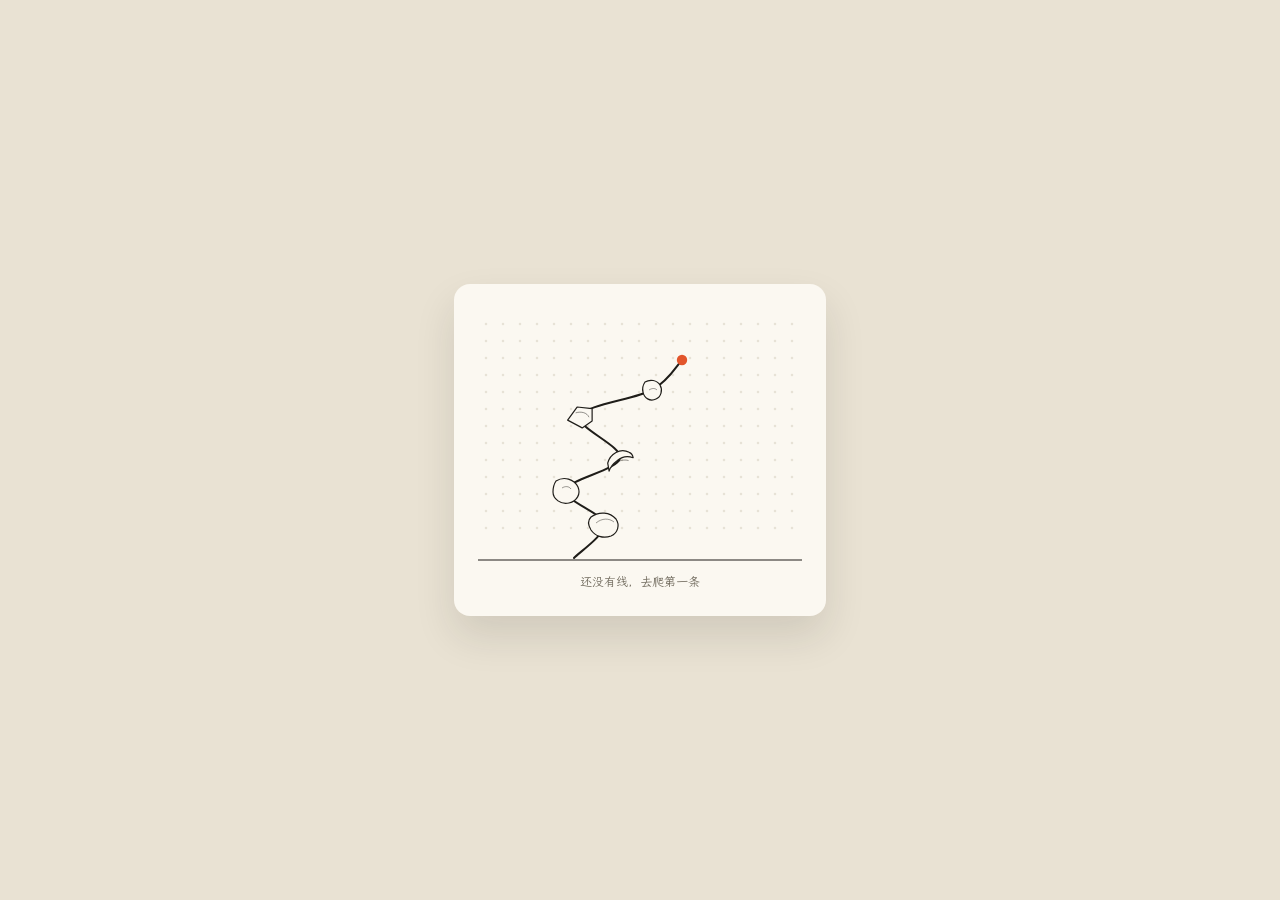
<file: docs/空状态-岩点动效.html>
<!doctype html><meta charset="utf-8">
<link rel="stylesheet" href="../fonts/lxgw-wenkai/lxgw-wenkai.css">
<style>
:root{--paper:#F4F0E6;--card:#FBF8F1;--ink:#1F1D19;--muted:#726C5F;--hair:#D8D1C1;--accent:#E2552B}
*{box-sizing:border-box}
body{margin:0;background:#E9E2D3;font-family:"LXGW WenKai",serif;display:flex;align-items:center;justify-content:center;min-height:100vh}
.card{width:372px;padding:16px;border-radius:16px;background:var(--card);box-shadow:0 20px 40px rgba(31,29,25,.12)}
svg{display:block;width:100%;height:auto}
.h1,.h2,.h3,.h4,.h5{transform-box:fill-box;transform-origin:50% 50%;animation:6s cubic-bezier(.2,.8,.2,1) infinite}
.h1{animation-name:eh1}.h2{animation-name:eh2}.h3{animation-name:eh3}.h4{animation-name:eh4}.h5{animation-name:eh5}
.line{stroke-dasharray:1;animation:edraw 6s cubic-bezier(.35,.1,.25,1) infinite}
.dot{transform-box:fill-box;transform-origin:50% 50%;animation:edot 6s cubic-bezier(.2,.8,.2,1) infinite}
.wall{animation:ewall 6s linear infinite}
@keyframes eh1{0%,5%{opacity:0;transform:scale(.82)}12%,70%{opacity:1;transform:scale(1)}82%,100%{opacity:0;transform:scale(.94)}}
@keyframes eh2{0%,8%{opacity:0;transform:scale(.82)}15%,70%{opacity:1;transform:scale(1)}82%,100%{opacity:0;transform:scale(.94)}}
@keyframes eh3{0%,11%{opacity:0;transform:scale(.82)}18%,70%{opacity:1;transform:scale(1)}82%,100%{opacity:0;transform:scale(.94)}}
@keyframes eh4{0%,14%{opacity:0;transform:scale(.82)}21%,70%{opacity:1;transform:scale(1)}82%,100%{opacity:0;transform:scale(.94)}}
@keyframes eh5{0%,17%{opacity:0;transform:scale(.82)}24%,70%{opacity:1;transform:scale(1)}82%,100%{opacity:0;transform:scale(.94)}}
@keyframes edraw{0%,24%{stroke-dashoffset:1;opacity:1}52%,70%{stroke-dashoffset:0;opacity:1}82%,100%{stroke-dashoffset:0;opacity:0}}
@keyframes edot{0%,50%{opacity:0;transform:scale(.55)}55%,70%{opacity:1;transform:scale(1)}82%,100%{opacity:0;transform:scale(.9)}}
@keyframes ewall{0%,3%{opacity:0}9%,100%{opacity:1}}
@media (prefers-reduced-motion: reduce){.h1,.h2,.h3,.h4,.h5,.line,.dot,.wall{animation:none}.h1,.h2,.h3,.h4,.h5{opacity:1}.line{stroke-dashoffset:0;opacity:1}.dot{opacity:1}.wall{opacity:1}}
</style>
<div class="card" id="card">
<svg viewBox="0 0 340 300" aria-label="还没有线，去爬第一条">
  <g class="wall" fill="#D8D1C1" opacity=".55"><g id="dots"></g></g>
  <line x1="8" y1="260" x2="332" y2="260" stroke="#1F1D19" stroke-width="1.1"/>
  <path class="line" pathLength="1" d="M104 258C109 252.3 135.3 235.3 134 224C132.7 212.7 93.3 201 96 190C98.7 179 147.7 170.3 150 158C152.3 145.7 104.7 127.3 110 116C115.3 104.7 165 99.3 182 90C199 80.7 207 65 212 60" fill="none" stroke="#1F1D19" stroke-width="2" stroke-linecap="round"/>
  <!-- 宽缝 / sloper -->
  <g transform="translate(134 224)"><g class="h1">
    <path d="M-13 -7C-5 -13 6 -12 12 -5C16 1 14 9 7 12C-1 15 -9 12 -13 6C-16 1 -16 -4 -13 -7Z" fill="#FBF8F1" stroke="#1F1D19" stroke-width="1.2" stroke-linejoin="round"/>
    <path d="M-8 -1C-2 -6 5 -6 10 -2" fill="none" stroke="#1F1D19" stroke-width=".8" opacity=".55"/>
  </g></g>
  <!-- 口袋 -->
  <g transform="translate(96 190)"><g class="h2">
    <path d="M-10 -9C-2 -14 8 -11 12 -3C15 4 11 11 3 13C-5 15 -13 9 -13 2C-13 -3 -12 -6 -10 -9Z" fill="#FBF8F1" stroke="#1F1D19" stroke-width="1.2" stroke-linejoin="round"/>
    <path d="M-4 -2C-1 -4 3 -4 5 -1" fill="none" stroke="#1F1D19" stroke-width=".8" opacity=".55"/>
  </g></g>
  <!-- 月牙 / crimp -->
  <g transform="translate(150 158) rotate(-10)"><g class="h3">
    <path d="M-13 3C-9 -6 2 -10 10 -4C12 -3 13 -1 13 2C8 -1 2 -1 -3 2C-7 4 -11 7 -13 11Z" fill="#FBF8F1" stroke="#1F1D19" stroke-width="1.2" stroke-linejoin="round"/>
    <path d="M-7 5C-2 2 4 2 8 4" fill="none" stroke="#1F1D19" stroke-width=".8" opacity=".55"/>
  </g></g>
  <!-- 三角 / 斜面 -->
  <g transform="translate(110 116) rotate(14)"><g class="h4">
    <path d="M-11 7L-5 -8L10 -10L13 2L5 11Z" fill="#FBF8F1" stroke="#1F1D19" stroke-width="1.2" stroke-linejoin="round"/>
    <path d="M-5 -2C0 -5 6 -5 9 -1" fill="none" stroke="#1F1D19" stroke-width=".8" opacity=".55"/>
  </g></g>
  <!-- 小点 -->
  <g transform="translate(182 90)"><g class="h5">
    <path d="M-7 -8C-2 -11 5 -10 8 -5C11 0 9 7 4 9C-2 12 -8 8 -9 2C-10 -2 -9 -5 -7 -8Z" fill="#FBF8F1" stroke="#1F1D19" stroke-width="1.2" stroke-linejoin="round"/>
    <path d="M-3 0C0 -2 3 -2 5 0" fill="none" stroke="#1F1D19" stroke-width=".8" opacity=".55"/>
  </g></g>
  <circle class="dot" cx="212" cy="60" r="5.2" fill="#E2552B"/>
  <text x="170" y="286" text-anchor="middle" font-size="12" fill="#726C5F">还没有线，去爬第一条</text>
</svg>
</div>
<script>
const dots=[...Array(19*13)].map((_,i)=>{const x=16+(i%19)*17,y=24+Math.floor(i/19)*17;return `<circle cx="${x}" cy="${y}" r="1.25"/>`}).join('');
document.getElementById('dots').innerHTML=dots;
window.ready=true;
</script>
</file>
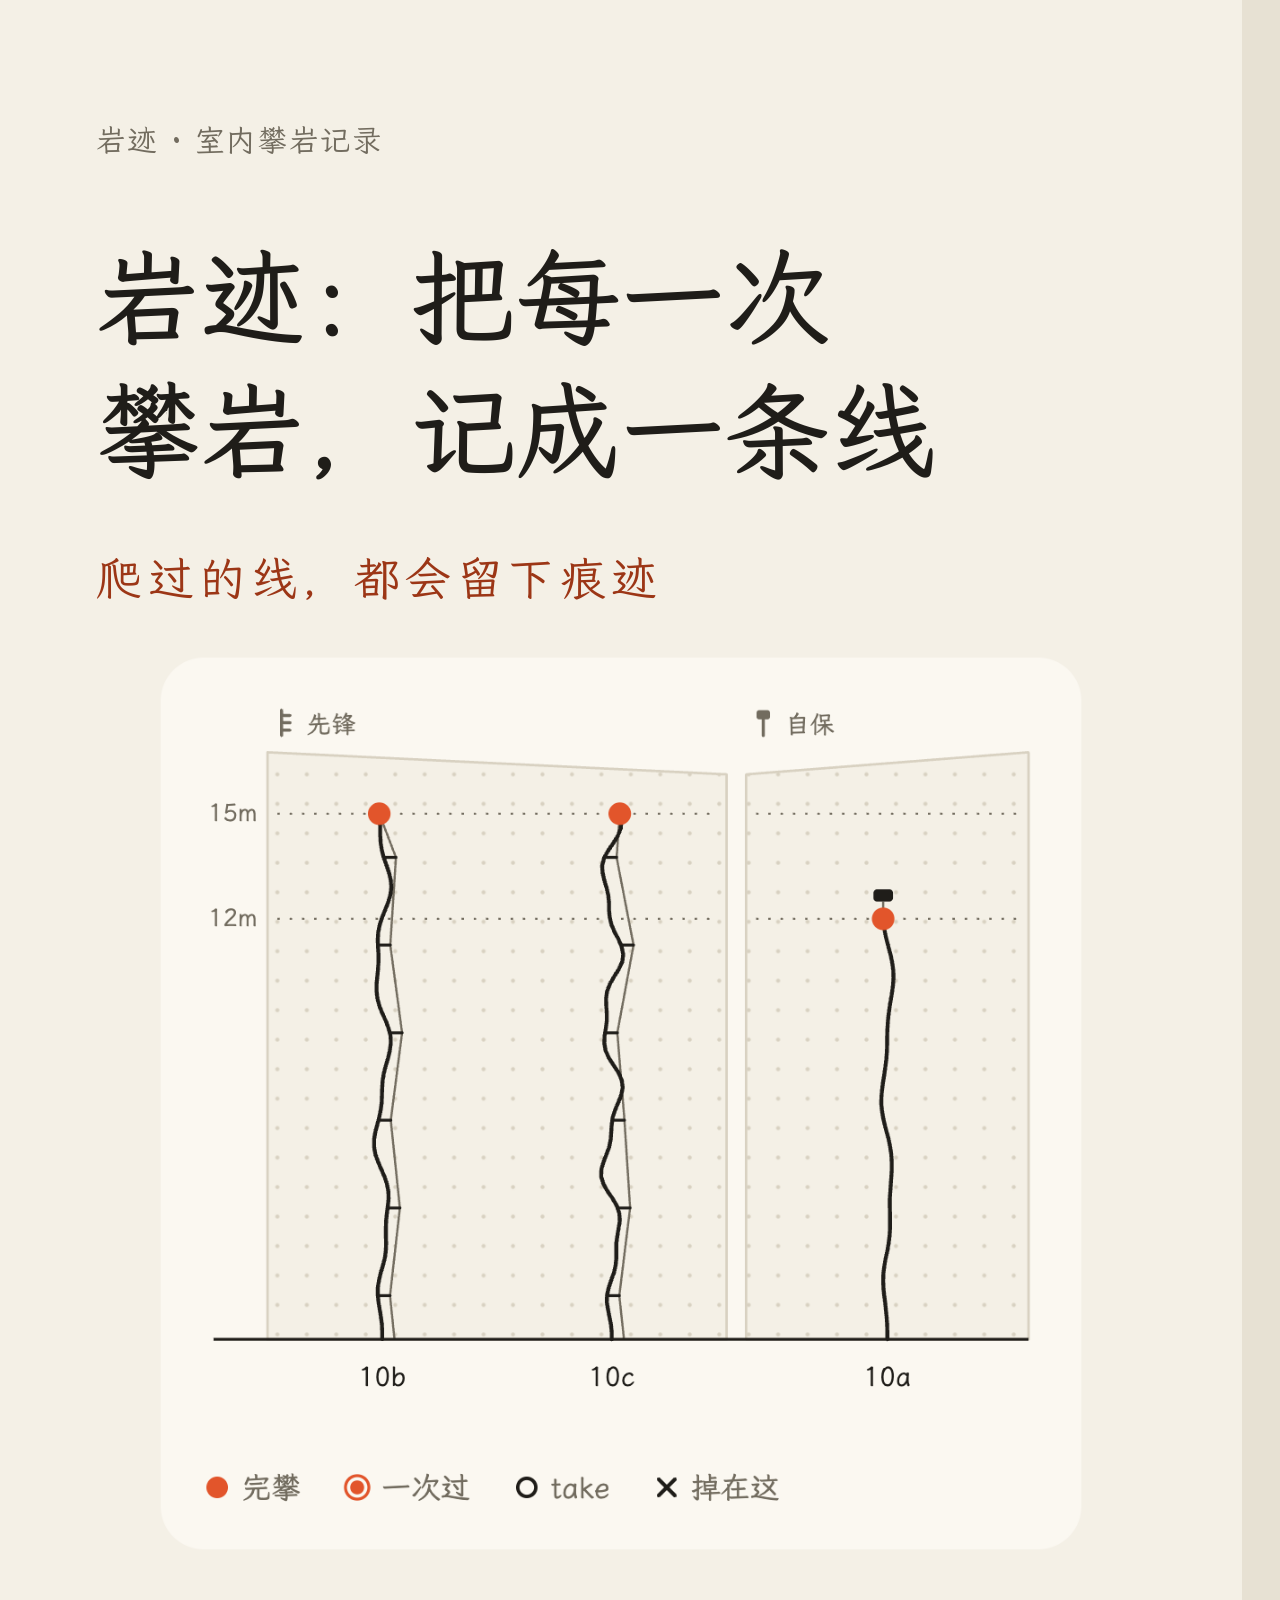
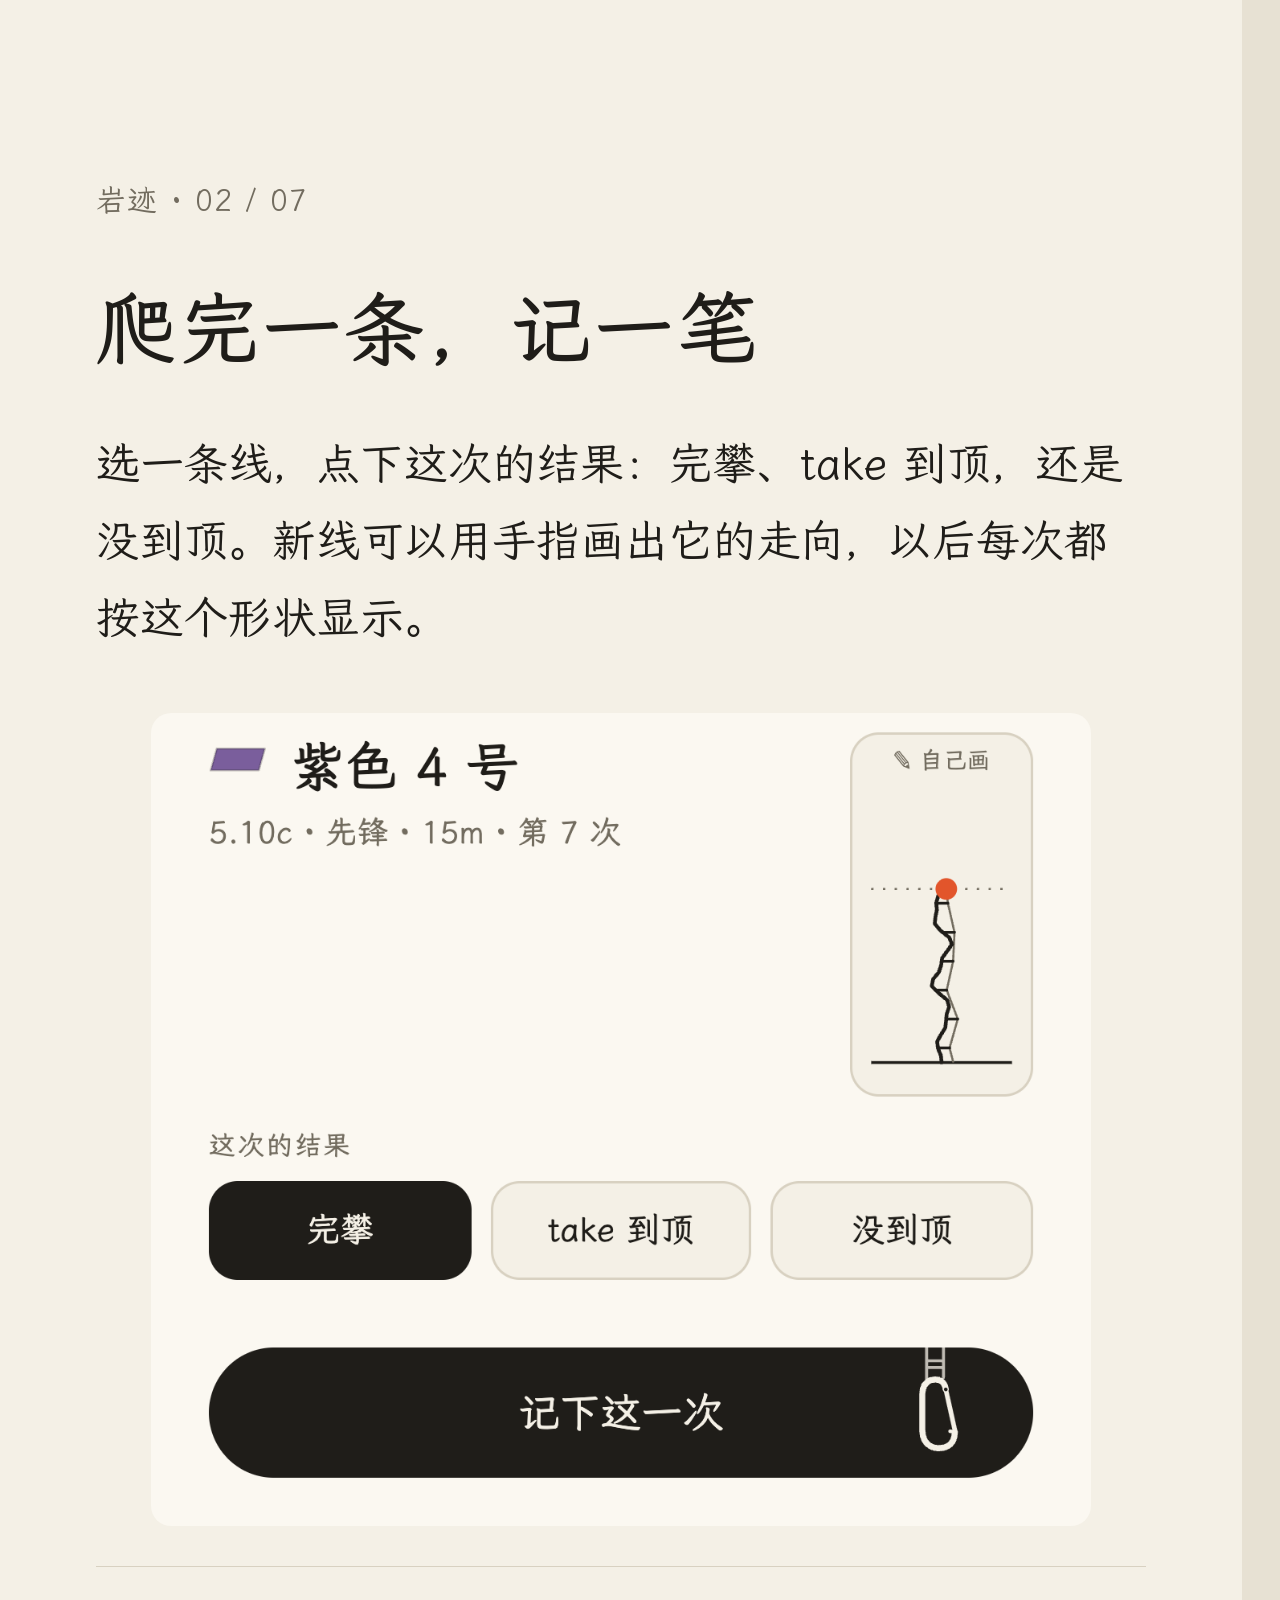
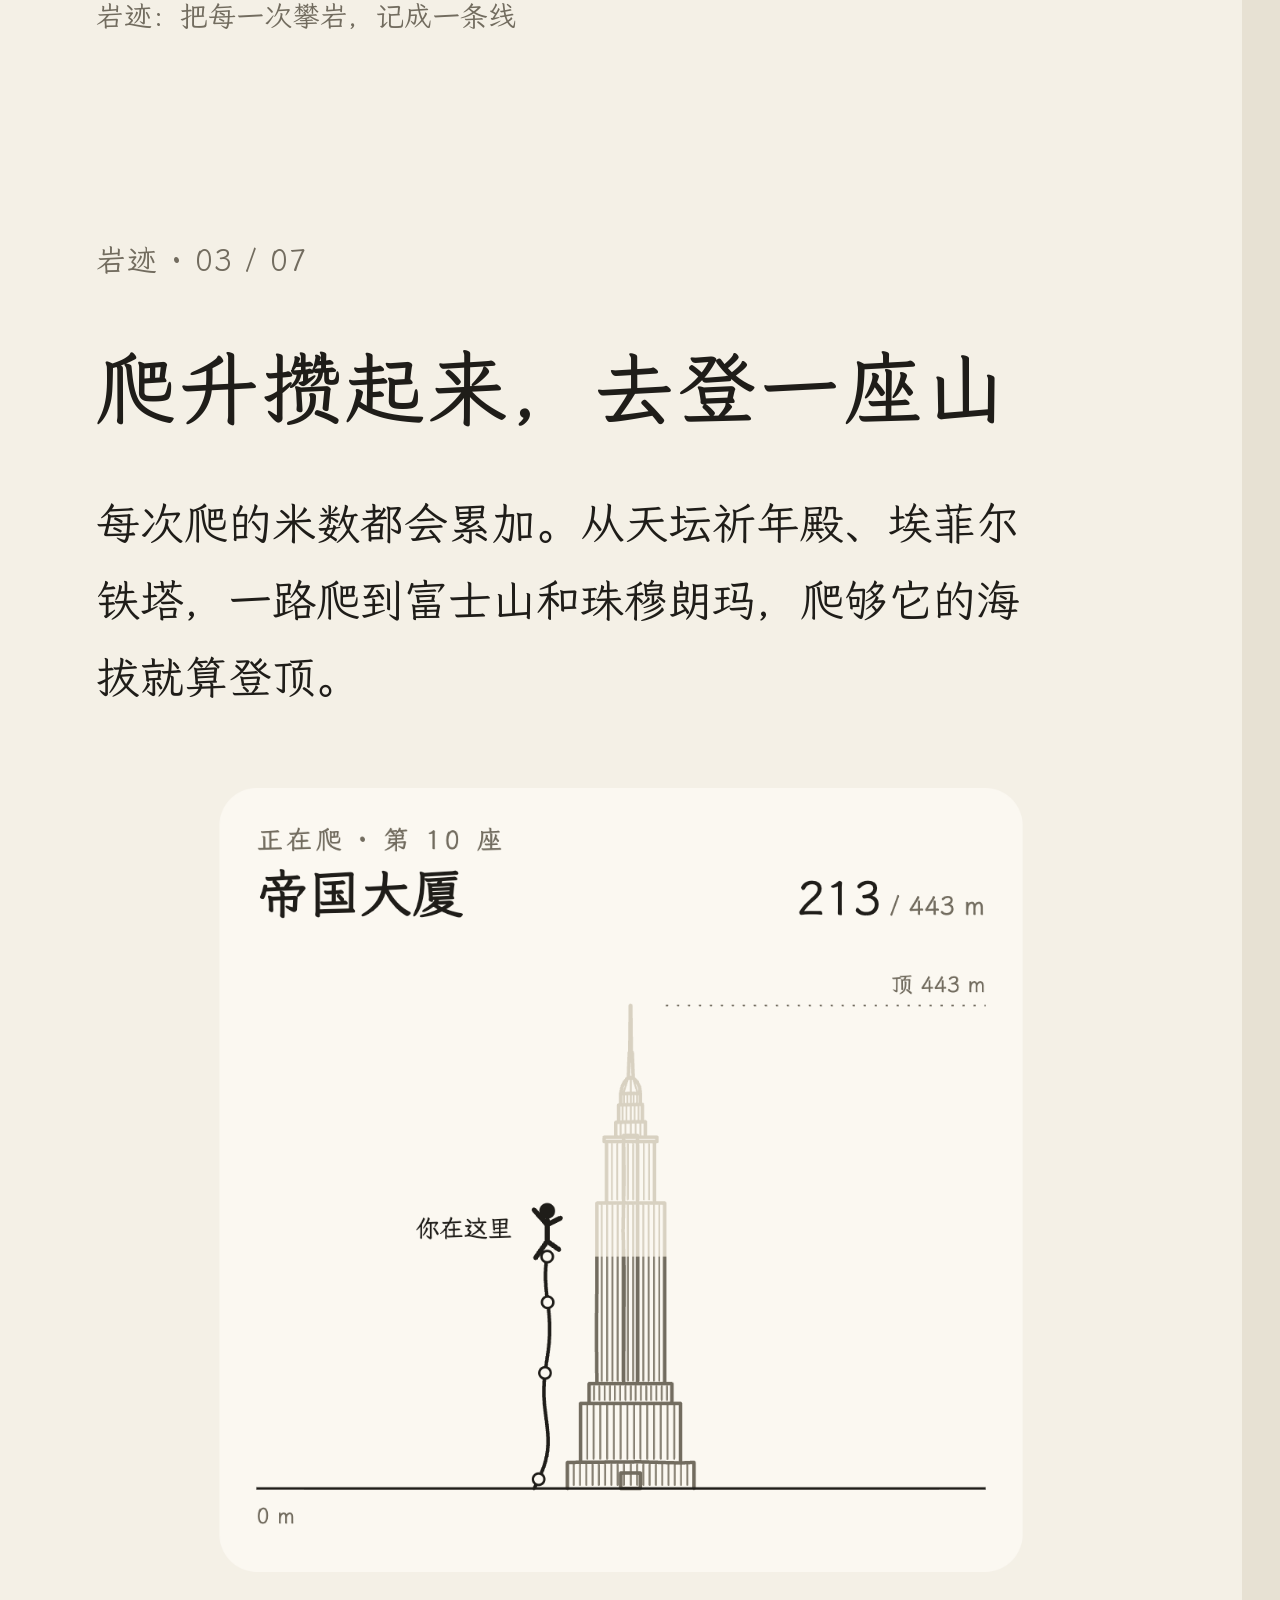
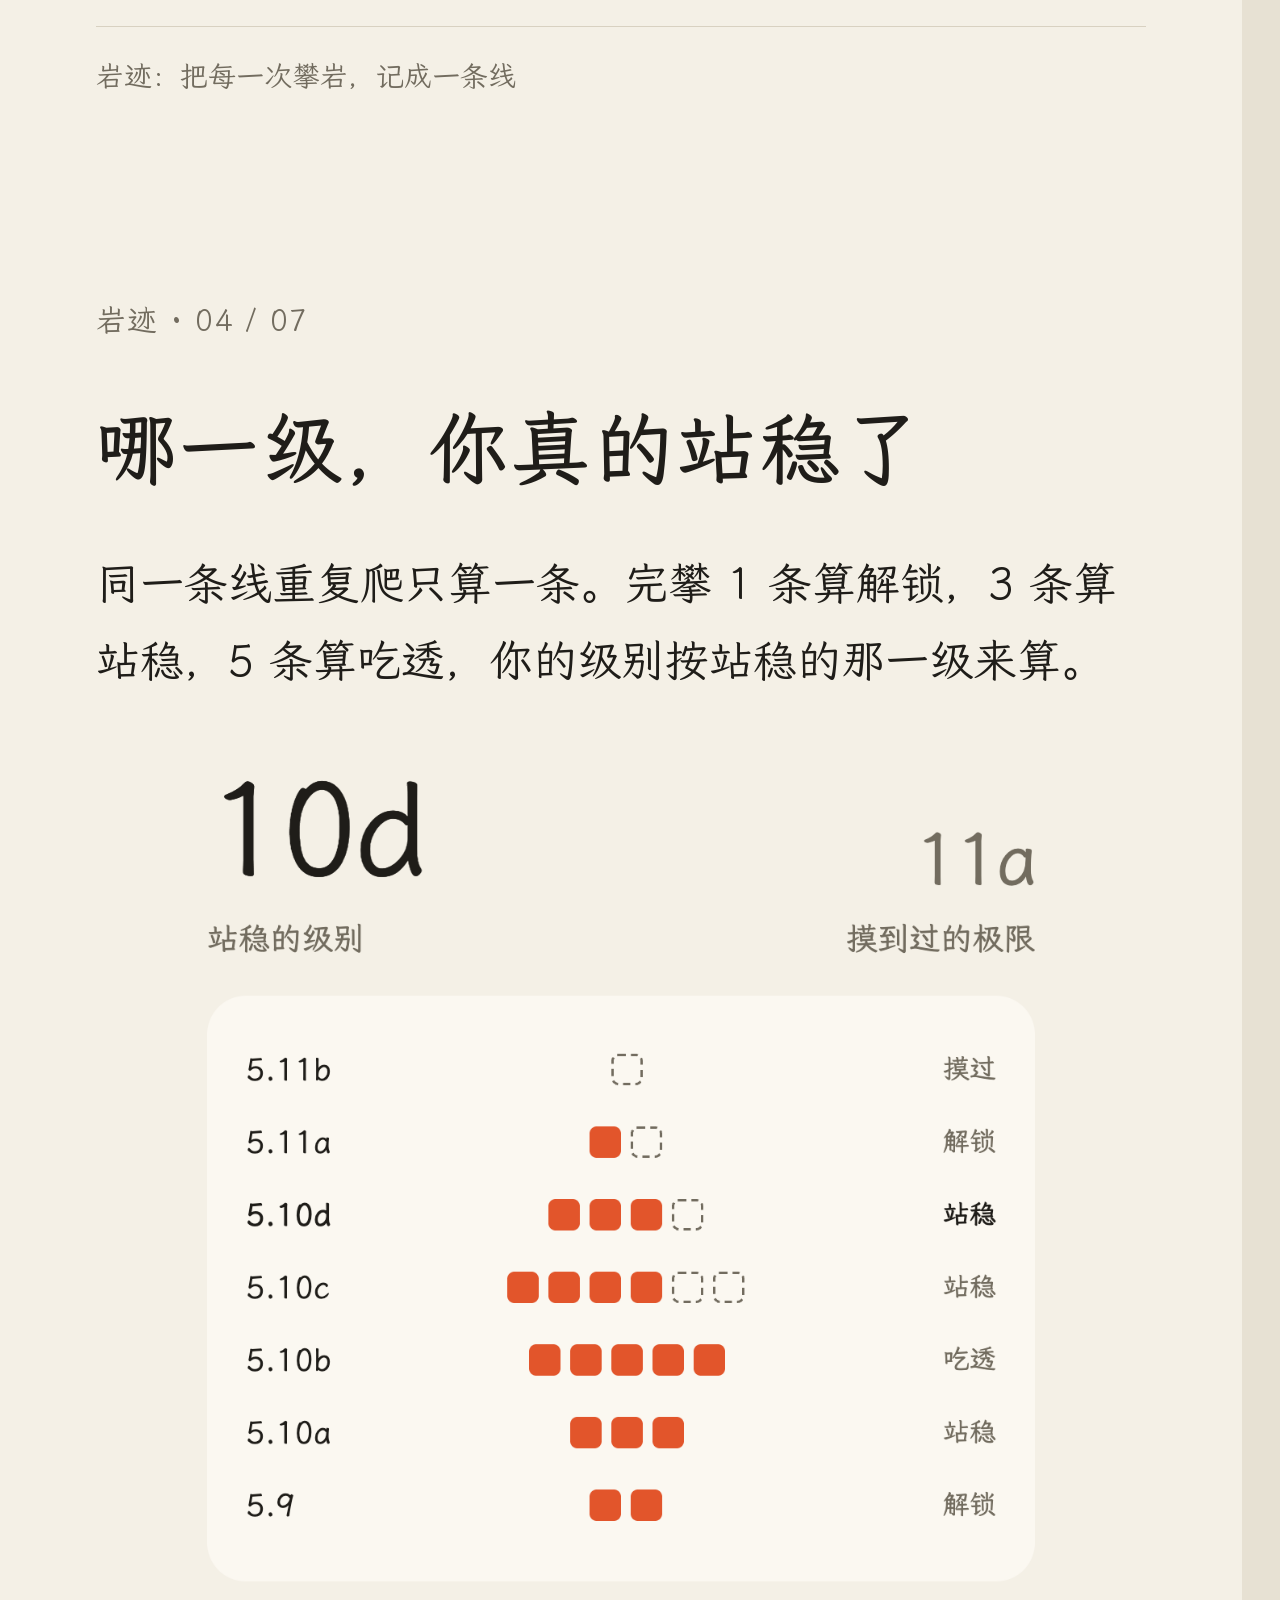
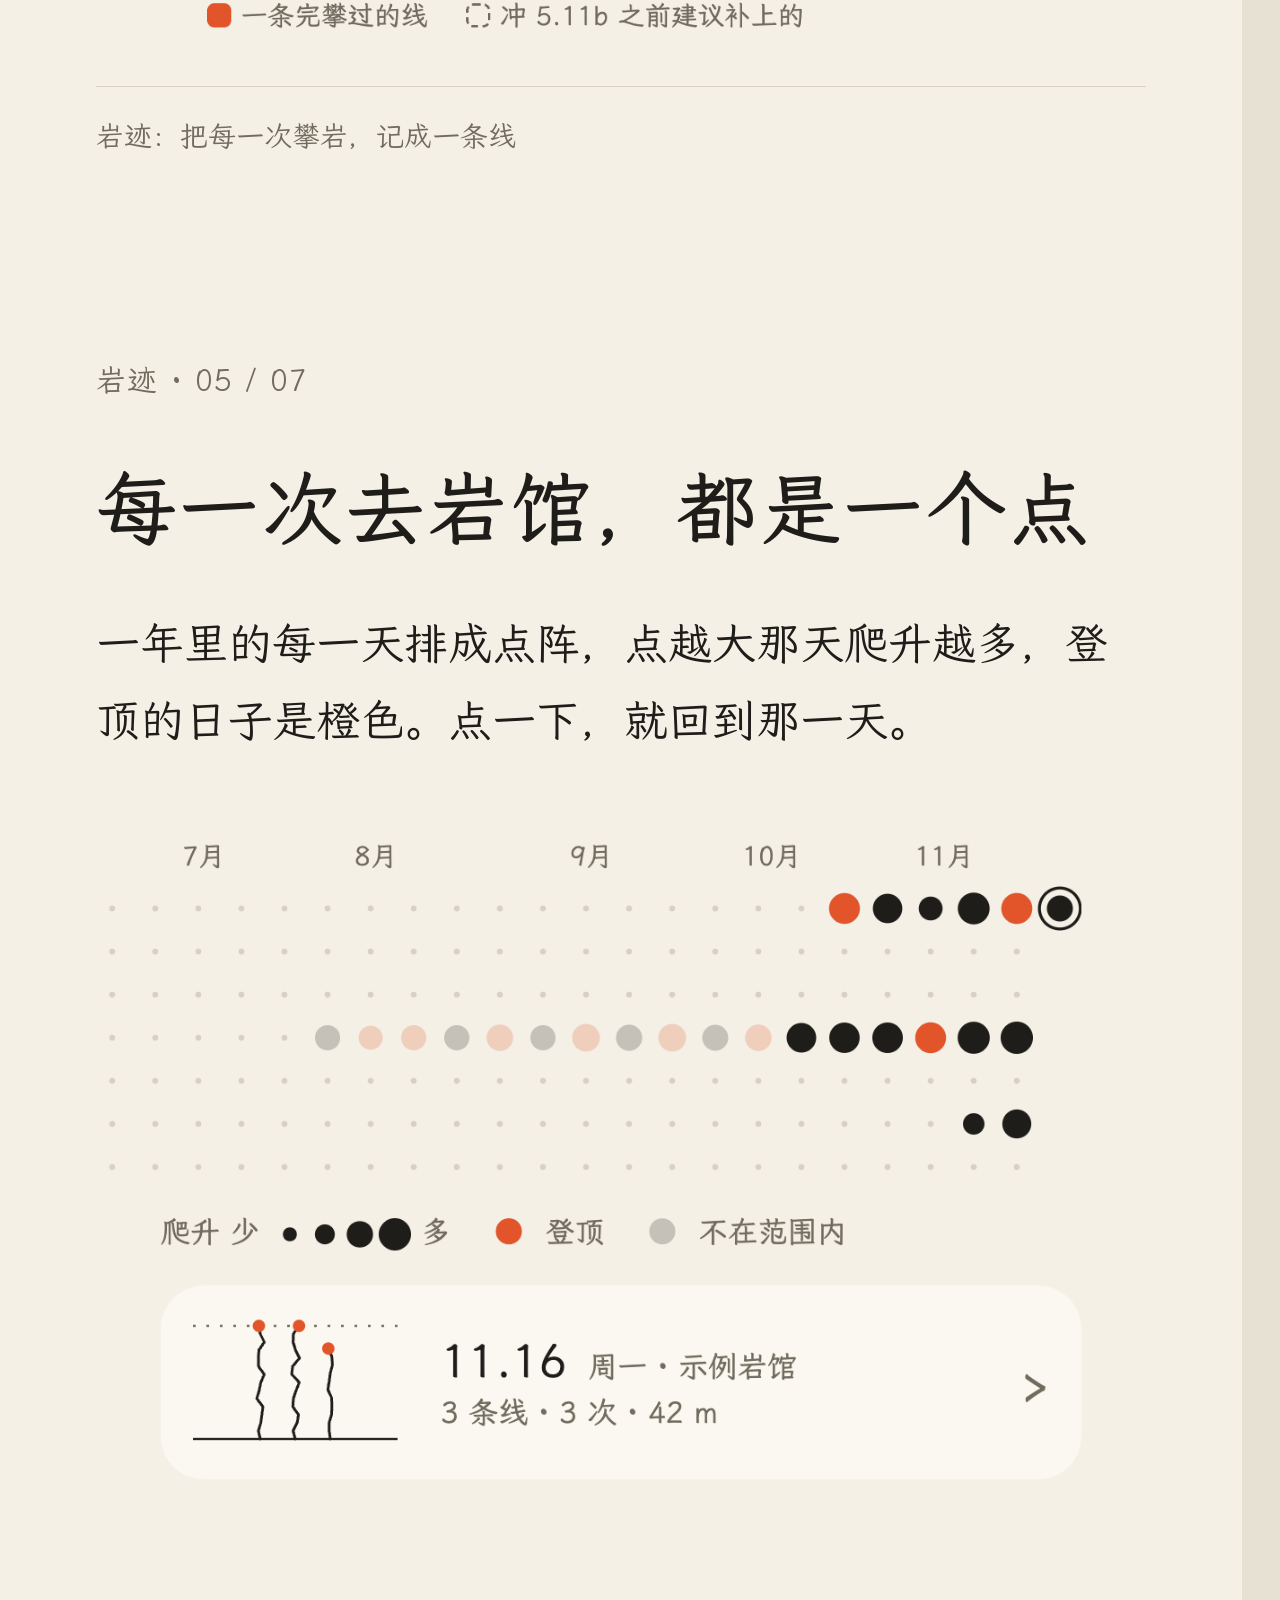
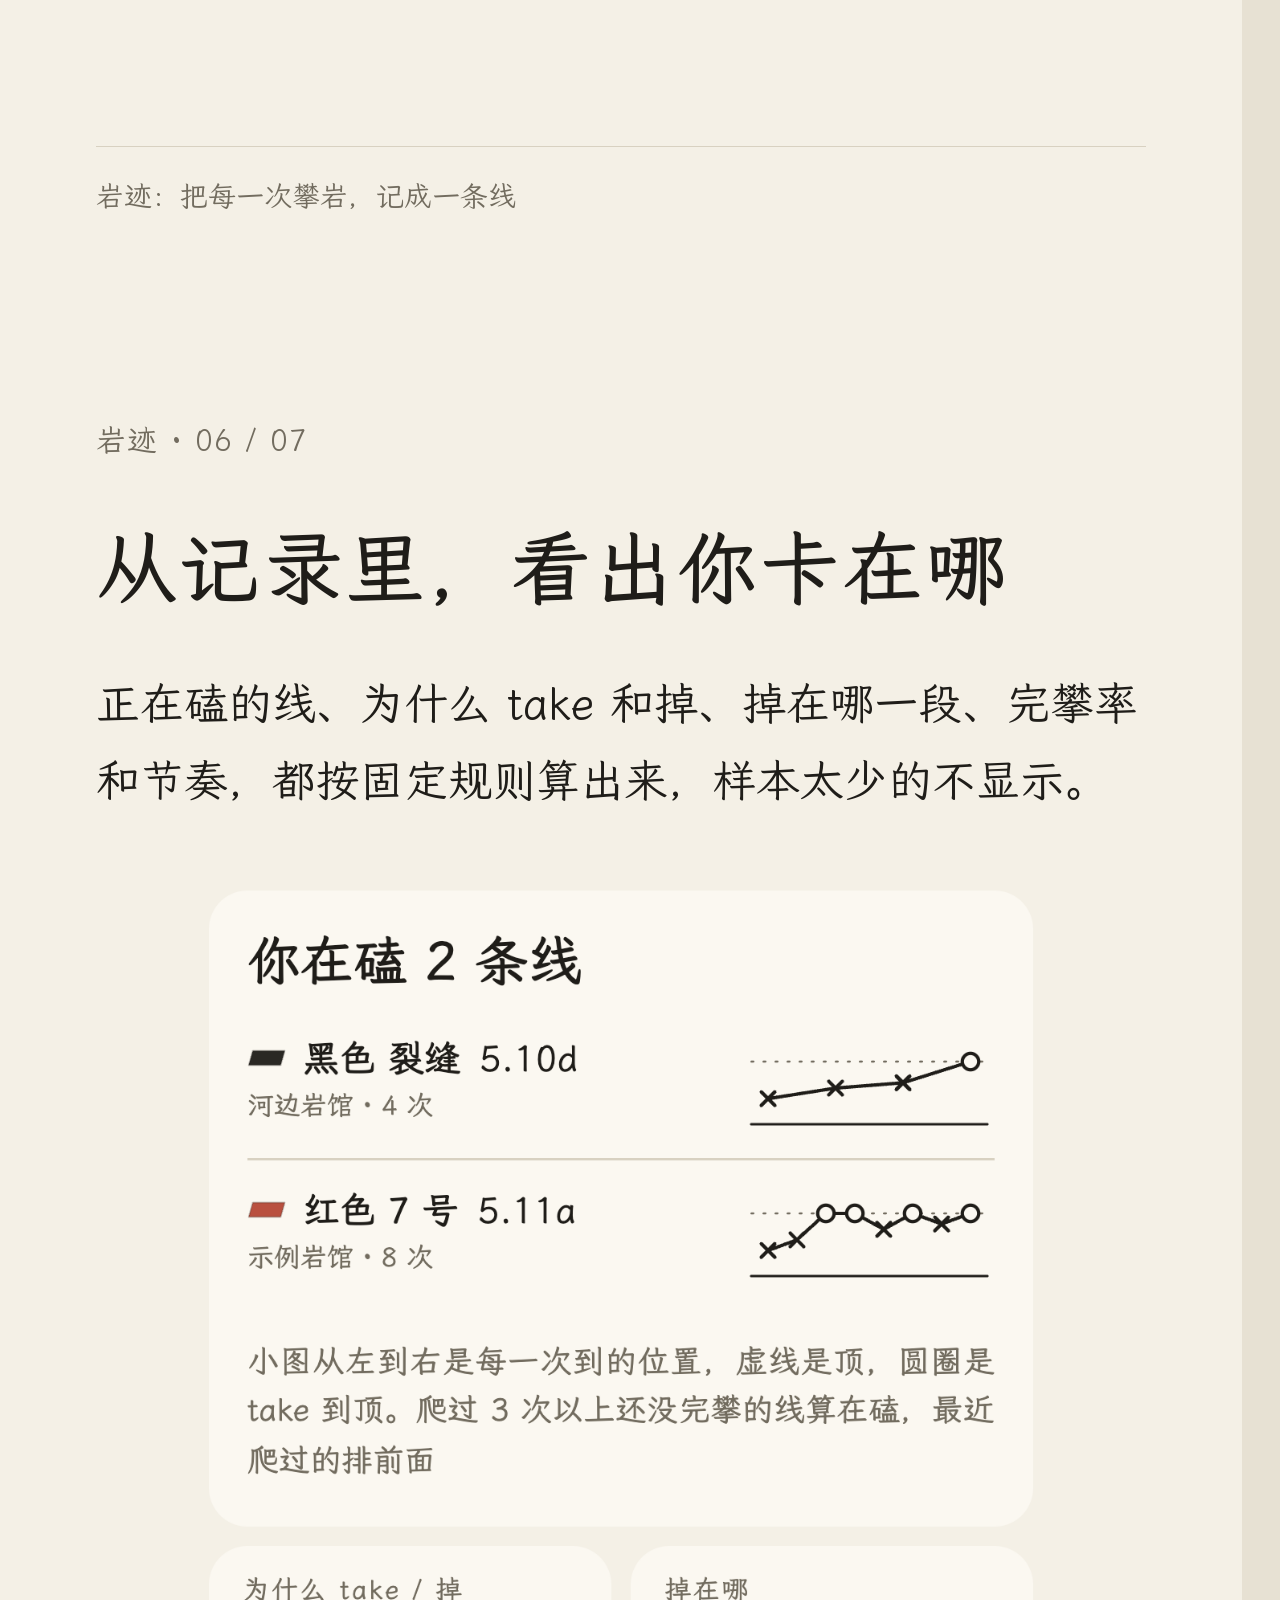
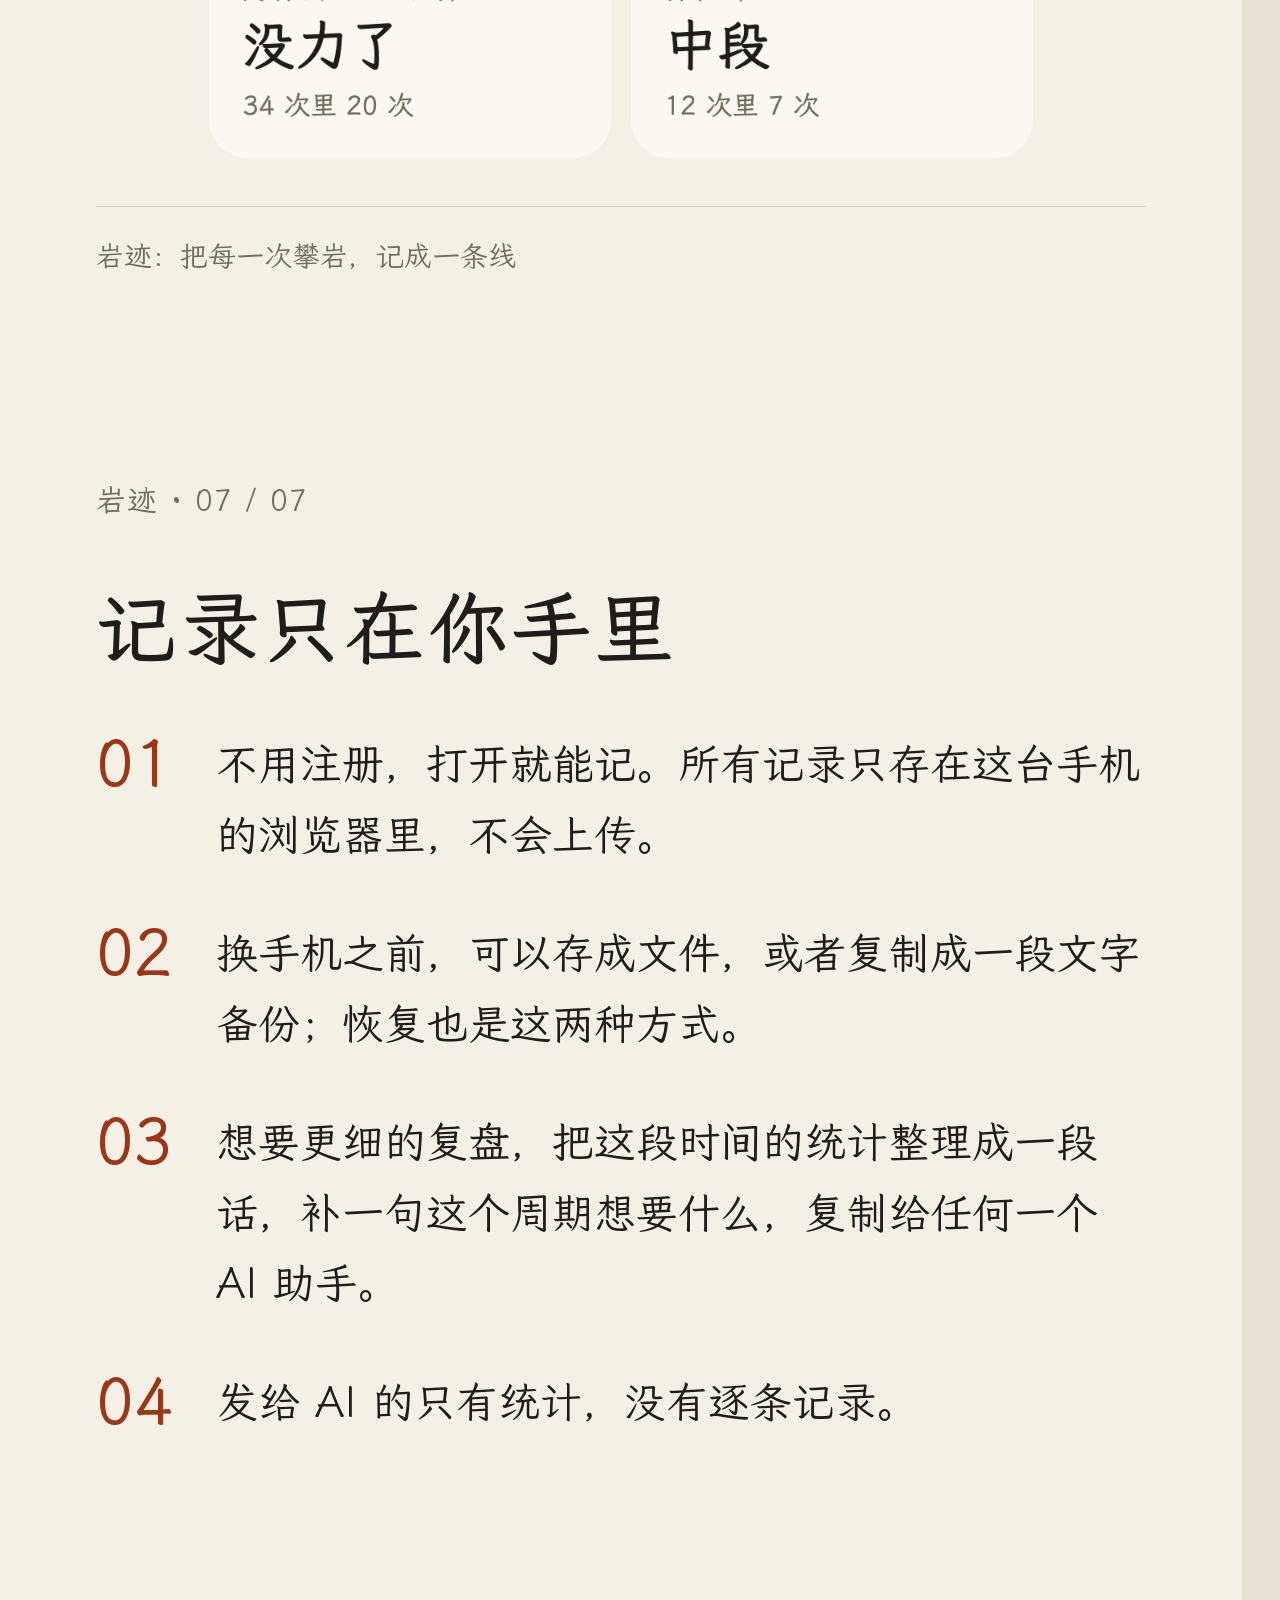
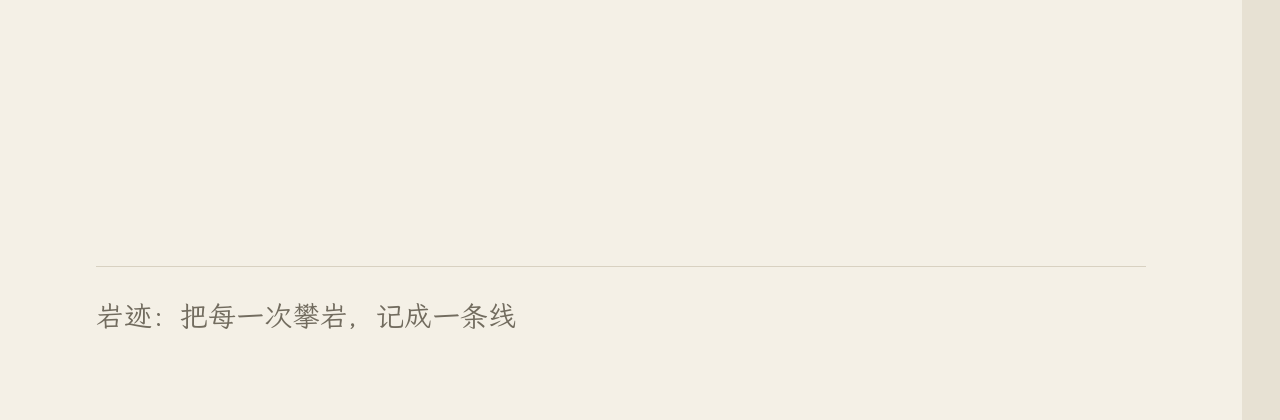
<file: social/cards.html>
<!DOCTYPE html>
<!-- 岩迹 · 小红书配图（kami social-cards 模板改的）
     1242 x 1660（3:4），每个 <section class="card"> 是一张图；导出：node shoot.mjs cards
     底色用应用自己的纸色，强调色是应用橙色加深一档（在这个底色上对比度 6.25:1）；字体和应用一样用霞鹜文楷 -->
<html lang="zh-CN">
<head>
<meta charset="UTF-8">
<meta name="generator" content="Kami">
<title>岩迹：把每一次攀岩，记成一条线</title>
<meta name="description" content="岩迹是一个室内攀岩记录应用：记录每条线、累计爬升登山、难度阶梯、点阵和按规则算出的复盘，记录只存在本机。">
<meta name="keywords" content="岩迹, 攀岩, 室内攀岩, 记录, 小红书">
<link rel="stylesheet" href="../fonts/lxgw-wenkai/lxgw-wenkai.css">
<style>
  @page { size: 1242px 1660px; margin: 0; }
  * { box-sizing: border-box; margin: 0; padding: 0; }

  :root {
    --paper:  #F4F0E6;   /* 应用的纸色 */
    --ink:    #1F1D19;
    --accent: #9C3616;   /* 应用橙 #E2552B 加深，正文大小也够对比度 */
    --muted:  #726C5F;
    --line:   #D8D1C1;
    --serif: "LXGW WenKai", "Kaiti SC", "STKaiti", serif;
  }

  body { font-family: var(--serif); color: var(--ink); background: #e7e1d3; }

  /* 一张卡 = 一张图，正好 1242 x 1660。内容压到页脚就拆卡，不缩字 */
  .card {
    width: 1242px;
    height: 1660px;
    padding: 120px 96px 84px;
    background: var(--paper);
    position: relative;
    display: flex;
    flex-direction: column;
    break-after: page;
  }
  .card:last-child { break-after: auto; }

  .meta { font-size: 30px; line-height: 1.4; letter-spacing: 1.2px; color: var(--muted); }

  /* 封面标题就是帖子标题，自己换行；要挪短尾行就收窄 max-width，不用 <br> */
  h1 { max-width: 7.3em; margin-top: 72px; font-size: 104px; font-weight: 700; line-height: 1.28; letter-spacing: 1px; }
  .poem { margin-top: 48px; font-size: 46px; line-height: 1.4; letter-spacing: 5.5px; color: var(--accent); }
  .photo { position: absolute; left: 96px; right: 96px; top: 640px; bottom: 96px; border-radius: 20px; overflow: hidden; }
  .photo img { display: block; width: 100%; height: 100%; object-fit: cover; object-position: center 40%; }

  h2 { margin-top: 56px; font-size: 80px; font-weight: 700; line-height: 1.3; letter-spacing: 3px; }
  .body { margin-top: 44px; font-size: 44px; line-height: 1.75; }
  .body strong { font-weight: 700; color: var(--accent); }

  .item { display: flex; margin-top: 48px; }
  .item .n { flex: 0 0 120px; font-size: 64px; font-weight: 700; line-height: 1.1; color: var(--accent); }
  .item p { flex: 1; font-size: 42px; line-height: 1.68; }

  /* 截图占满正文下面剩下的高度，按原比例缩放、居中；截图底色和卡片同色，所以边缘看不出来 */
  .shot { flex: 1 1 0; min-height: 0; margin: 56px 0 110px; display: flex; justify-content: center; align-items: flex-start; }
  .shot img { display: block; max-width: 100%; max-height: 100%; width: auto; height: auto; border-radius: 20px; }

  .foot {
    position: absolute; left: 96px; right: 96px; bottom: 84px;
    padding-top: 30px; border-top: 1px solid var(--line);
    font-size: 28px; line-height: 1.4; color: var(--muted);
  }
</style>
</head>
<body>

<section class="card cover">
  <div class="meta">岩迹 · 室内攀岩记录</div>
  <h1 style="max-width:10em">岩迹：把每一次<span style="white-space:nowrap">攀岩，</span>记成一条线</h1>
  <p class="poem">爬过的线，都会留下痕迹</p>
  <div class="photo"><img src="shots/cover.png" alt="岩迹「今天」页：三条线按真实走向画在岩壁上，标出完攀和一次过"></div>
</section>

<section class="card">
  <div class="meta">岩迹 · 02 / 07</div>
  <h2>爬完一条，记一笔</h2>
  <p class="body">选一条线，点下这次的结果：完攀、take 到顶，还是没到顶。新线可以用手指画出它的走向，以后每次都按这个形状显示。</p>
  <div class="shot"><img src="shots/log.png" alt="记一次的面板：线名、走向小图、三个结果按钮和「记下这一次」"></div>
  <div class="foot">岩迹：把每一次攀岩，记成一条线</div>
</section>

<section class="card">
  <div class="meta">岩迹 · 03 / 07</div>
  <h2>爬升攒起来，去登一座山</h2>
  <p class="body" style="padding-right:96px">每次爬的米数都会累加。从天坛祈年殿、埃菲尔铁塔，一路爬到富士山和珠穆朗玛，爬够它的海拔就算登顶。</p>
  <div class="shot"><img src="shots/mount.png" alt="「山」页：正在爬帝国大厦，213 / 443 m，小人爬到一半"></div>
  <div class="foot">岩迹：把每一次攀岩，记成一条线</div>
</section>

<section class="card">
  <div class="meta">岩迹 · 04 / 07</div>
  <h2>哪一级，你真的站稳了</h2>
  <p class="body">同一条线重复爬只算一条。完攀 1 条算解锁，3 条算站稳，5 条算吃透，你的级别按站稳的那一级来算。</p>
  <div class="shot"><img src="shots/pyr.png" alt="「阶」页：站稳 10d，摸到过 11a，下面是按级别排的完攀金字塔"></div>
  <div class="foot">岩迹：把每一次攀岩，记成一条线</div>
</section>

<section class="card">
  <div class="meta">岩迹 · 05 / 07</div>
  <h2>每一次去岩馆，都是一个点</h2>
  <p class="body">一年里的每一天排成点阵，点越大那天爬升越多，登顶的日子是橙色。点一下，就回到那一天。</p>
  <div class="shot"><img src="shots/heat.png" alt="「迹」页的点阵和选中那一天的卡片"></div>
  <div class="foot">岩迹：把每一次攀岩，记成一条线</div>
</section>

<section class="card">
  <div class="meta">岩迹 · 06 / 07</div>
  <h2>从记录里，看出你卡在哪</h2>
  <p class="body">正在磕的线、为什么 take 和掉、掉在哪一段、完攀率和节奏，都按固定规则算出来，样本太少的不显示。</p>
  <div class="shot"><img src="shots/insight.png" alt="「看出来的」：正在磕的两条线和每次到的位置，下面是没力了、中段两个结论"></div>
  <div class="foot">岩迹：把每一次攀岩，记成一条线</div>
</section>

<section class="card">
  <div class="meta">岩迹 · 07 / 07</div>
  <h2>记录只在你手里</h2>
  <div class="item"><div class="n">01</div><p>不用注册，打开就能记。所有记录只存在这台手机的浏览器里，不会上传。</p></div>
  <div class="item"><div class="n">02</div><p>换手机之前，可以存成文件，或者复制成一段文字备份；恢复也是这两种方式。</p></div>
  <div class="item"><div class="n">03</div><p>想要更细的复盘，把这段时间的统计整理成一段话，补一句这个周期想要什么，复制给任何一个 AI 助手。</p></div>
  <div class="item"><div class="n">04</div><p>发给 AI 的只有统计，没有逐条记录。</p></div>
  <div class="foot">岩迹：把每一次攀岩，记成一条线</div>
</section>

</body>
</html>
</file>
<file: fonts/lxgw-wenkai/lxgw-wenkai.css>
/* 霞鹜文楷 LXGW WenKai v1.7.0（SIL OFL 1.1，见同目录 OFL.txt），来自 npm 包 lxgw-wenkai-webfont@1.7.0。
   每个分块按顺序找：手机上装好的字体 → 项目里的文件 → jsDelivr。页面用到哪些字才加载哪几块。 */
@font-face{font-family:"LXGW WenKai";font-style:normal;font-weight:400;font-display:swap;src:local("LXGW WenKai Regular"), local("LXGWWenKai-Regular"), url("files/lxgwwenkai-regular-subset-4.woff2") format("woff2"), url("https://cdn.jsdelivr.net/npm/lxgw-wenkai-webfont@1.7.0/files/lxgwwenkai-regular-subset-4.woff2") format("woff2");unicode-range:U+1f1e9-1f1f5, U+1f1f7-1f1ff, U+1f21a, U+1f232, U+1f234-1f237, U+1f250-1f251, U+1f300, U+1f302-1f308, U+1f30a-1f311, U+1f315, U+1f319-1f320, U+1f324, U+1f327, U+1f32a, U+1f32c-1f32d, U+1f330-1f357, U+1f359-1f37e}
@font-face{font-family:"LXGW WenKai";font-style:normal;font-weight:400;font-display:swap;src:local("LXGW WenKai Regular"), local("LXGWWenKai-Regular"), url("files/lxgwwenkai-regular-subset-5.woff2") format("woff2"), url("https://cdn.jsdelivr.net/npm/lxgw-wenkai-webfont@1.7.0/files/lxgwwenkai-regular-subset-5.woff2") format("woff2");unicode-range:U+fee3, U+fef3, U+ff03-ff04, U+ff07, U+ff0a, U+ff17-ff19, U+ff1c-ff1d, U+ff20-ff3a, U+ff3c, U+ff3e-ff5b, U+ff5d, U+ff61-ff65, U+ff67-ff6a, U+ff6c, U+ff6f-ff78, U+ff7a-ff7d, U+ff80-ff84, U+ff86, U+ff89-ff8e, U+ff92, U+ff97-ff9b, U+ff9d-ff9f, U+ffe0-ffe4, U+ffe6, U+ffe9, U+ffeb, U+ffed, U+fffc, U+1f004, U+1f170-1f171, U+1f192-1f195, U+1f198-1f19a, U+1f1e6-1f1e8}
@font-face{font-family:"LXGW WenKai";font-style:normal;font-weight:400;font-display:swap;src:local("LXGW WenKai Regular"), local("LXGWWenKai-Regular"), url("files/lxgwwenkai-regular-subset-6.woff2") format("woff2"), url("https://cdn.jsdelivr.net/npm/lxgw-wenkai-webfont@1.7.0/files/lxgwwenkai-regular-subset-6.woff2") format("woff2");unicode-range:U+f0a7, U+f0b2, U+f0b7, U+f0c9, U+f0d8, U+f0da, U+f0dc-f0dd, U+f0e0, U+f0e6, U+f0eb, U+f0fc, U+f101, U+f104-f105, U+f107, U+f10b, U+f11b, U+f14b, U+f18a, U+f193, U+f1d6-f1d7, U+f244, U+f27a, U+f296, U+f2ae, U+f471, U+f4b3, U+f610-f611, U+f880-f881, U+f8ec, U+f8f5, U+f8ff, U+f901, U+f90a, U+f92c-f92d, U+f934, U+f937, U+f941, U+f965, U+f967, U+f969, U+f96b, U+f96f, U+f974, U+f978-f979, U+f97e, U+f981, U+f98a, U+f98e, U+f997, U+f99c, U+f9b2, U+f9b5, U+f9ba, U+f9be, U+f9ca, U+f9d0-f9d1, U+f9dd, U+f9e0-f9e1, U+f9e4, U+f9f7, U+fa00-fa01, U+fa08, U+fa0a, U+fa11, U+fb01-fb02, U+fdfc, U+fe0e, U+fe30-fe31, U+fe33-fe44, U+fe49-fe52, U+fe54-fe57, U+fe59-fe66, U+fe68-fe6b, U+fe8e, U+fe92-fe93, U+feae, U+feb8, U+fecb-fecc, U+fee0}
@font-face{font-family:"LXGW WenKai";font-style:normal;font-weight:400;font-display:swap;src:local("LXGW WenKai Regular"), local("LXGWWenKai-Regular"), url("files/lxgwwenkai-regular-subset-21.woff2") format("woff2"), url("https://cdn.jsdelivr.net/npm/lxgw-wenkai-webfont@1.7.0/files/lxgwwenkai-regular-subset-21.woff2") format("woff2");unicode-range:U+9f3d-9f3e, U+9f41, U+9f4a-9f4b, U+9f51-9f52, U+9f61-9f63, U+9f66-9f67, U+9f80-9f81, U+9f83, U+9f85-9f8d, U+9f90-9f91, U+9f94-9f96, U+9f98, U+9f9b-9f9c, U+9f9e, U+9fa0, U+9fa2, U+9ff4, U+a001, U+a007, U+a025, U+a046-a047, U+a057, U+a072, U+a078-a079, U+a083, U+a085, U+a100, U+a118, U+a132, U+a134, U+a1f4, U+a242, U+a4a6, U+a4aa, U+a4b0-a4b1, U+a4b3, U+a9c1-a9c2, U+ac00-ac01, U+ac04, U+ac08, U+ac10-ac11, U+ac13-ac16, U+ac19, U+ac1c-ac1d, U+ac24, U+ac70-ac71, U+ac74, U+ac77-ac78, U+ac80-ac81, U+ac83, U+ac8c, U+ac90, U+ac9f-aca0, U+aca8-aca9, U+acac, U+acb0, U+acbd, U+acc1, U+acc4, U+ace0-ace1, U+ace4, U+ace8, U+acf3, U+acf5, U+acfc-acfd, U+ad00, U+ad0c, U+ad11, U+ad1c, U+ad34, U+ad50, U+ad64, U+ad6c, U+ad70, U+ad74, U+ad7f, U+ad81, U+ad8c, U+adc0, U+adc8, U+addc, U+ade0, U+adf8-adf9, U+adfc, U+ae00, U+ae08-ae09, U+ae0b, U+ae30, U+ae34, U+ae38, U+ae40, U+ae4a, U+ae4c, U+ae54, U+ae68, U+aebc, U+aed8, U+af2c-af2d, U+af34}
@font-face{font-family:"LXGW WenKai";font-style:normal;font-weight:400;font-display:swap;src:local("LXGW WenKai Regular"), local("LXGWWenKai-Regular"), url("files/lxgwwenkai-regular-subset-22.woff2") format("woff2"), url("https://cdn.jsdelivr.net/npm/lxgw-wenkai-webfont@1.7.0/files/lxgwwenkai-regular-subset-22.woff2") format("woff2");unicode-range:U+9dfa, U+9e0a, U+9e11, U+9e1a, U+9e1e, U+9e20, U+9e22, U+9e28-9e2c, U+9e2e-9e33, U+9e35-9e3b, U+9e3e, U+9e40-9e44, U+9e46-9e4e, U+9e51, U+9e53, U+9e55-9e58, U+9e5a-9e5c, U+9e5e-9e63, U+9e66-9e6e, U+9e71, U+9e73, U+9e75, U+9e78-9e79, U+9e7c-9e7e, U+9e82, U+9e86-9e88, U+9e8b-9e8c, U+9e90-9e91, U+9e93, U+9e95, U+9e97, U+9e9d, U+9ea4-9ea5, U+9ea9-9eaa, U+9eb4-9eb5, U+9eb8-9eba, U+9ebc-9ebf, U+9ec3, U+9ec9, U+9ecd, U+9ed0, U+9ed2-9ed3, U+9ed5-9ed6, U+9ed9, U+9edc-9edd, U+9edf-9ee0, U+9ee2, U+9ee5, U+9ee7-9eea, U+9eef, U+9ef1, U+9ef3-9ef4, U+9ef6, U+9ef9, U+9efb-9efc, U+9efe, U+9f0b, U+9f0d, U+9f10, U+9f14, U+9f17, U+9f19, U+9f22, U+9f29, U+9f2c, U+9f2f, U+9f31, U+9f37, U+9f39}
@font-face{font-family:"LXGW WenKai";font-style:normal;font-weight:400;font-display:swap;src:local("LXGW WenKai Regular"), local("LXGWWenKai-Regular"), url("files/lxgwwenkai-regular-subset-23.woff2") format("woff2"), url("https://cdn.jsdelivr.net/npm/lxgw-wenkai-webfont@1.7.0/files/lxgwwenkai-regular-subset-23.woff2") format("woff2");unicode-range:U+9c3b, U+9c40, U+9c47-9c49, U+9c53, U+9c57, U+9c64, U+9c72, U+9c77-9c78, U+9c7b, U+9c7f-9c80, U+9c82-9c83, U+9c85-9c8c, U+9c8e-9c92, U+9c94-9c9b, U+9c9e-9ca3, U+9ca5-9ca7, U+9ca9, U+9cab, U+9cad-9cae, U+9cb1-9cb7, U+9cb9-9cbd, U+9cbf-9cc0, U+9cc3, U+9cc5-9cc7, U+9cc9-9cd1, U+9cd3-9cda, U+9cdc-9cdd, U+9cdf, U+9ce1-9ce3, U+9ce5, U+9ce9, U+9cee-9cef, U+9cf3-9cf4, U+9cf6, U+9cfc-9cfd, U+9d02, U+9d08-9d09, U+9d12, U+9d1b, U+9d1e, U+9d26, U+9d28, U+9d37, U+9d3b, U+9d3f, U+9d51, U+9d59, U+9d5c-9d5d, U+9d5f-9d61, U+9d6c, U+9d70, U+9d72, U+9d7a, U+9d7e, U+9d84, U+9d89, U+9d8f, U+9d92, U+9daf, U+9db4, U+9db8, U+9dbc, U+9dc4, U+9dc7, U+9dc9, U+9dd7, U+9ddf, U+9df2, U+9df9}
@font-face{font-family:"LXGW WenKai";font-style:normal;font-weight:400;font-display:swap;src:local("LXGW WenKai Regular"), local("LXGWWenKai-Regular"), url("files/lxgwwenkai-regular-subset-24.woff2") format("woff2"), url("https://cdn.jsdelivr.net/npm/lxgw-wenkai-webfont@1.7.0/files/lxgwwenkai-regular-subset-24.woff2") format("woff2");unicode-range:U+9a5f, U+9a62, U+9a65, U+9a69, U+9a6b, U+9a6e, U+9a75, U+9a77-9a7a, U+9a7d, U+9a80, U+9a83, U+9a85, U+9a87-9a8a, U+9a8d-9a8e, U+9a90, U+9a92-9a93, U+9a95-9a96, U+9a98-9a99, U+9a9b-9aa2, U+9aa5, U+9aa7, U+9aaf-9ab1, U+9ab5-9ab6, U+9ab9-9aba, U+9abc, U+9ac0-9ac4, U+9ac8, U+9acb-9acc, U+9ace-9acf, U+9ad1-9ad2, U+9ad9, U+9adf, U+9ae1, U+9ae3, U+9aea-9aeb, U+9aed-9aef, U+9af4, U+9af9, U+9afb, U+9b03-9b04, U+9b06, U+9b08, U+9b0d, U+9b0f-9b10, U+9b13, U+9b18, U+9b1a, U+9b1f, U+9b22-9b23, U+9b25, U+9b27-9b28, U+9b2a, U+9b2f, U+9b31-9b32, U+9b3b, U+9b43, U+9b46-9b49, U+9b4d-9b4e, U+9b51, U+9b56, U+9b58, U+9b5a, U+9b5c, U+9b5f, U+9b61-9b62, U+9b6f, U+9b77, U+9b80, U+9b88, U+9b8b, U+9b8e, U+9b91, U+9b9f-9ba0, U+9ba8, U+9baa-9bab, U+9bad-9bae, U+9bb0-9bb1, U+9bb8, U+9bc9-9bca, U+9bd3, U+9bd6, U+9bdb, U+9be8, U+9bf0-9bf1, U+9c02, U+9c10, U+9c15, U+9c24, U+9c2d, U+9c32, U+9c39}
@font-face{font-family:"LXGW WenKai";font-style:normal;font-weight:400;font-display:swap;src:local("LXGW WenKai Regular"), local("LXGWWenKai-Regular"), url("files/lxgwwenkai-regular-subset-25.woff2") format("woff2"), url("https://cdn.jsdelivr.net/npm/lxgw-wenkai-webfont@1.7.0/files/lxgwwenkai-regular-subset-25.woff2") format("woff2");unicode-range:U+98c8, U+98cf-98d6, U+98da-98db, U+98dd, U+98e1-98e2, U+98e7-98ea, U+98ec, U+98ee-98ef, U+98f2, U+98f4, U+98fc-98fe, U+9903, U+9905, U+9908, U+990a, U+990c-990d, U+9913-9914, U+9918, U+991a-991b, U+991e, U+9921, U+9928, U+992c, U+992e, U+9935, U+9938-9939, U+993d-993e, U+9945, U+994b-994c, U+9951-9952, U+9954-9955, U+9957, U+995e, U+9963, U+9966-9969, U+996b-996c, U+996f, U+9974-9975, U+9977-9979, U+997d-997e, U+9980-9981, U+9983-9984, U+9987, U+998a-998b, U+998d-9991, U+9993-9995, U+9997-9998, U+99a5, U+99ab-99ae, U+99b1, U+99b3-99b4, U+99bc, U+99bf, U+99c1, U+99c3-99c6, U+99cc, U+99d0, U+99d2, U+99d5, U+99db, U+99dd, U+99e1, U+99ed, U+99f1, U+99ff, U+9a01, U+9a03-9a04, U+9a0e-9a0f, U+9a11-9a13, U+9a19, U+9a1b, U+9a28, U+9a2b, U+9a30, U+9a32, U+9a37, U+9a40, U+9a45, U+9a4a, U+9a4d-9a4e, U+9a52, U+9a55, U+9a57, U+9a5a-9a5b}
@font-face{font-family:"LXGW WenKai";font-style:normal;font-weight:400;font-display:swap;src:local("LXGW WenKai Regular"), local("LXGWWenKai-Regular"), url("files/lxgwwenkai-regular-subset-26.woff2") format("woff2"), url("https://cdn.jsdelivr.net/npm/lxgw-wenkai-webfont@1.7.0/files/lxgwwenkai-regular-subset-26.woff2") format("woff2");unicode-range:U+972a, U+972d, U+9730, U+973d, U+9742, U+9744, U+9748-9749, U+9750-9751, U+975a-975c, U+9763, U+9765-9766, U+976c-976d, U+9773, U+9776, U+977a, U+977c, U+9784-9785, U+978e-978f, U+9791-9792, U+9794-9795, U+9798, U+979a, U+979e, U+97a3, U+97a5-97a6, U+97a8, U+97ab-97ac, U+97ae-97af, U+97b2, U+97b4, U+97c6, U+97cb-97cc, U+97d3, U+97d8, U+97dc, U+97e1, U+97ea-97eb, U+97ee, U+97fb, U+97fe-97ff, U+9801-9803, U+9805-9806, U+9808, U+980c, U+9810-9814, U+9817-9818, U+981e, U+9820-9821, U+9824, U+9828, U+982b-982d, U+9830, U+9834, U+9838-9839, U+983c, U+9846, U+984d-984f, U+9851-9852, U+9854-9855, U+9857-9858, U+985a-985b, U+9862-9863, U+9865, U+9867, U+986b, U+986f-9871, U+9877-9878, U+987c, U+9880, U+9883, U+9885, U+9889, U+988b-988f, U+9893-9895, U+9899-989b, U+989e-989f, U+98a1-98a2, U+98a5-98a7, U+98a9, U+98af, U+98b1, U+98b6, U+98ba, U+98be, U+98c3-98c4, U+98c6-98c7}
@font-face{font-family:"LXGW WenKai";font-style:normal;font-weight:400;font-display:swap;src:local("LXGW WenKai Regular"), local("LXGWWenKai-Regular"), url("files/lxgwwenkai-regular-subset-27.woff2") format("woff2"), url("https://cdn.jsdelivr.net/npm/lxgw-wenkai-webfont@1.7.0/files/lxgwwenkai-regular-subset-27.woff2") format("woff2");unicode-range:U+95b9-95ca, U+95cc-95cd, U+95d4-95d6, U+95d8, U+95e1-95e2, U+95e9, U+95f0-95f1, U+95f3, U+95f6, U+95fc, U+95fe-95ff, U+9602-9604, U+9606-960d, U+960f, U+9611-9613, U+9615-9617, U+9619-961b, U+961d, U+9621, U+9628, U+962f, U+963c-963e, U+9641-9642, U+9649, U+9654, U+965b-965f, U+9661, U+9663, U+9665, U+9667-9668, U+966c, U+9670, U+9672-9674, U+9678, U+967a, U+967d, U+9682, U+9685, U+9688, U+968a, U+968d-968e, U+9695, U+9697-9698, U+969e, U+96a0, U+96a3-96a4, U+96a8, U+96aa, U+96b0-96b1, U+96b3-96b4, U+96b7-96b9, U+96bb-96bd, U+96c9, U+96cb, U+96ce, U+96d1-96d2, U+96d6, U+96d9, U+96db-96dc, U+96de, U+96e0, U+96e3, U+96e9, U+96eb, U+96f0-96f2, U+96f9, U+96ff, U+9701-9702, U+9705, U+9708, U+970a, U+970e-970f, U+9711, U+9719, U+9727}
@font-face{font-family:"LXGW WenKai";font-style:normal;font-weight:400;font-display:swap;src:local("LXGW WenKai Regular"), local("LXGWWenKai-Regular"), url("files/lxgwwenkai-regular-subset-28.woff2") format("woff2"), url("https://cdn.jsdelivr.net/npm/lxgw-wenkai-webfont@1.7.0/files/lxgwwenkai-regular-subset-28.woff2") format("woff2");unicode-range:U+94e7-94ec, U+94ee-94f1, U+94f3, U+94f5, U+94f7, U+94f9, U+94fb-94fd, U+94ff, U+9503-9504, U+9506-9507, U+9509-950a, U+950d-950f, U+9511-9518, U+951a-9520, U+9522, U+9528-952d, U+9530-953a, U+953c-953f, U+9543-9546, U+9548-9550, U+9552-9555, U+9557-955b, U+955d-9568, U+956a-956d, U+9570-9574, U+9583, U+9586, U+9589, U+958e-958f, U+9591-9592, U+9594, U+9598-9599, U+959e-95a0, U+95a2-95a6, U+95a8-95b2, U+95b4, U+95b8}
@font-face{font-family:"LXGW WenKai";font-style:normal;font-weight:400;font-display:swap;src:local("LXGW WenKai Regular"), local("LXGWWenKai-Regular"), url("files/lxgwwenkai-regular-subset-29.woff2") format("woff2"), url("https://cdn.jsdelivr.net/npm/lxgw-wenkai-webfont@1.7.0/files/lxgwwenkai-regular-subset-29.woff2") format("woff2");unicode-range:U+9410-941a, U+941c-942b, U+942d-942e, U+9432-9433, U+9435, U+9438, U+943a, U+943e, U+9444, U+944a, U+9451-9452, U+945a, U+9462-9463, U+9465, U+9470-9487, U+948a-9492, U+9494-9498, U+949a, U+949c-949d, U+94a1, U+94a3-94a4, U+94a8, U+94aa-94ad, U+94af, U+94b2, U+94b4-94ba, U+94bc-94c0, U+94c4, U+94c6-94db, U+94de-94e6}
@font-face{font-family:"LXGW WenKai";font-style:normal;font-weight:400;font-display:swap;src:local("LXGW WenKai Regular"), local("LXGWWenKai-Regular"), url("files/lxgwwenkai-regular-subset-30.woff2") format("woff2"), url("https://cdn.jsdelivr.net/npm/lxgw-wenkai-webfont@1.7.0/files/lxgwwenkai-regular-subset-30.woff2") format("woff2");unicode-range:U+92b7, U+92b9, U+92c1, U+92c5-92c6, U+92c8, U+92cc, U+92d0, U+92d2, U+92e4, U+92ea, U+92ec-92ed, U+92f0, U+92f3, U+92f8, U+92fc, U+9304, U+9306, U+9310, U+9312, U+9315, U+9318, U+931a, U+931e, U+9320-9322, U+9324, U+9326-9329, U+932b-932c, U+932f, U+9331-9332, U+9335-9336, U+933e, U+9340-9341, U+934a-9360, U+9362-9363, U+9365-936b, U+936e, U+9375, U+937e, U+9382, U+938a, U+938c, U+938f, U+9393-9394, U+9396-9397, U+939a, U+93a2, U+93a7, U+93ac-93cd, U+93d0-93d1, U+93d6-93d8, U+93de-93df, U+93e1-93e2, U+93e4, U+93f8, U+93fb, U+93fd, U+940e-940f}
@font-face{font-family:"LXGW WenKai";font-style:normal;font-weight:400;font-display:swap;src:local("LXGW WenKai Regular"), local("LXGWWenKai-Regular"), url("files/lxgwwenkai-regular-subset-31.woff2") format("woff2"), url("https://cdn.jsdelivr.net/npm/lxgw-wenkai-webfont@1.7.0/files/lxgwwenkai-regular-subset-31.woff2") format("woff2");unicode-range:U+914c, U+914e-9150, U+9154, U+9157, U+915a, U+915d-915e, U+9161-9164, U+9169, U+9170, U+9172, U+9174, U+9179-917a, U+917d-917e, U+9182-9183, U+9185, U+918c-918d, U+9190-9191, U+919a, U+919c, U+91a1-91a4, U+91a8, U+91aa-91af, U+91b4-91b5, U+91b8, U+91ba, U+91be, U+91c0-91c1, U+91c6, U+91c8, U+91cb, U+91d0, U+91d2, U+91d7-91d8, U+91dd, U+91e3, U+91e6-91e7, U+91ed, U+91f0, U+91f5, U+91f9, U+9200, U+9205, U+9207-920a, U+920d-920e, U+9210, U+9214-9215, U+921c, U+921e, U+9221, U+9223-9227, U+9229-922a, U+922d, U+9234-9235, U+9237, U+9239-923a, U+923c-9240, U+9244-9246, U+9249, U+924e-924f, U+9251, U+9253, U+9257, U+925b, U+925e, U+9262, U+9264-9266, U+9268, U+926c, U+926f, U+9271, U+927b, U+927e, U+9280, U+9283, U+9285-928a, U+928e, U+9291, U+9293, U+9296, U+9298, U+929c-929d, U+92a8, U+92ab-92ae, U+92b3, U+92b6}
@font-face{font-family:"LXGW WenKai";font-style:normal;font-weight:400;font-display:swap;src:local("LXGW WenKai Regular"), local("LXGWWenKai-Regular"), url("files/lxgwwenkai-regular-subset-32.woff2") format("woff2"), url("https://cdn.jsdelivr.net/npm/lxgw-wenkai-webfont@1.7.0/files/lxgwwenkai-regular-subset-32.woff2") format("woff2");unicode-range:U+8fe2-8fe5, U+8fe8-8fe9, U+8fee, U+8ff3-8ff4, U+8ff8, U+8ffa, U+9004, U+900b, U+9011, U+9015-9016, U+901e, U+9021, U+9026, U+902d, U+902f, U+9031, U+9035-9036, U+9039-903a, U+9041, U+9044-9046, U+904a, U+904f-9052, U+9054-9055, U+9058-9059, U+905b-905e, U+9060-9062, U+9068-9069, U+906f, U+9072, U+9074, U+9076-907a, U+907c-907d, U+9081, U+9083, U+9085, U+9087-908b, U+908f, U+9095, U+9097, U+9099-909b, U+909d, U+90a0-90a1, U+90a8-90a9, U+90ac, U+90b0, U+90b2-90b4, U+90b6, U+90b8, U+90ba, U+90bd-90be, U+90c3-90c5, U+90c7-90c8, U+90cf-90d0, U+90d3, U+90d5, U+90d7, U+90da-90dc, U+90de, U+90e2, U+90e4, U+90e6-90e7, U+90ea-90eb, U+90ef, U+90f4-90f5, U+90f7, U+90fe-9100, U+9104, U+9109, U+910c, U+9112, U+9114-9115, U+9118, U+911c, U+911e, U+9120, U+9122-9123, U+9127, U+912d, U+912f-9132, U+9139-913a, U+9143, U+9146, U+9149-914a}
@font-face{font-family:"LXGW WenKai";font-style:normal;font-weight:400;font-display:swap;src:local("LXGW WenKai Regular"), local("LXGWWenKai-Regular"), url("files/lxgwwenkai-regular-subset-33.woff2") format("woff2"), url("https://cdn.jsdelivr.net/npm/lxgw-wenkai-webfont@1.7.0/files/lxgwwenkai-regular-subset-33.woff2") format("woff2");unicode-range:U+8e2d-8e31, U+8e34-8e35, U+8e39-8e3a, U+8e3d, U+8e40-8e42, U+8e47, U+8e49-8e4b, U+8e50-8e53, U+8e59-8e5a, U+8e5f-8e60, U+8e64, U+8e69, U+8e6c, U+8e70, U+8e74, U+8e76, U+8e7a-8e7c, U+8e7f, U+8e84-8e85, U+8e87, U+8e89, U+8e8b, U+8e8d, U+8e8f-8e90, U+8e94, U+8e99, U+8e9c, U+8e9e, U+8eaa, U+8eac, U+8eb0, U+8eb6, U+8ec0, U+8ec6, U+8eca-8ece, U+8ed2, U+8eda, U+8edf, U+8ee2, U+8eeb, U+8ef8, U+8efb-8efe, U+8f03, U+8f09, U+8f0b, U+8f12-8f15, U+8f1b, U+8f1d, U+8f1f, U+8f29-8f2a, U+8f2f, U+8f36, U+8f38, U+8f3b, U+8f3e-8f3f, U+8f44-8f45, U+8f49, U+8f4d-8f4e, U+8f5f, U+8f6b, U+8f6d, U+8f71-8f73, U+8f75-8f76, U+8f78-8f7a, U+8f7c, U+8f7e, U+8f81-8f82, U+8f84, U+8f87, U+8f8a-8f8b, U+8f8d-8f8f, U+8f94-8f95, U+8f97-8f9a, U+8fa6, U+8fad-8faf, U+8fb2, U+8fb5-8fb7, U+8fba-8fbc, U+8fbf, U+8fc2, U+8fcb, U+8fcd, U+8fd3, U+8fd5, U+8fd7, U+8fda}
@font-face{font-family:"LXGW WenKai";font-style:normal;font-weight:400;font-display:swap;src:local("LXGW WenKai Regular"), local("LXGWWenKai-Regular"), url("files/lxgwwenkai-regular-subset-34.woff2") format("woff2"), url("https://cdn.jsdelivr.net/npm/lxgw-wenkai-webfont@1.7.0/files/lxgwwenkai-regular-subset-34.woff2") format("woff2");unicode-range:U+8caf-8cb0, U+8cb3-8cb4, U+8cb6-8cb9, U+8cbb-8cbd, U+8cbf-8cc4, U+8cc7-8cc8, U+8cca, U+8ccd, U+8cd1, U+8cd3, U+8cdb-8cdc, U+8cde, U+8ce0, U+8ce2-8ce4, U+8ce6-8ce8, U+8cea, U+8ced, U+8cf4, U+8cf8, U+8cfa, U+8cfc-8cfd, U+8d04-8d05, U+8d07-8d08, U+8d0a, U+8d0d, U+8d0f, U+8d13-8d14, U+8d16, U+8d1b, U+8d20, U+8d2e, U+8d30, U+8d32-8d33, U+8d36, U+8d3b, U+8d3d, U+8d40, U+8d42-8d43, U+8d45-8d46, U+8d48-8d4a, U+8d4d, U+8d51, U+8d53, U+8d55, U+8d59, U+8d5c-8d5d, U+8d5f, U+8d61, U+8d66-8d67, U+8d6a, U+8d6d, U+8d71, U+8d73, U+8d84, U+8d90-8d91, U+8d94-8d95, U+8d99, U+8da8, U+8daf, U+8db1, U+8db5, U+8db8, U+8dba, U+8dbc, U+8dbf, U+8dc2, U+8dc4, U+8dc6, U+8dcb, U+8dce-8dcf, U+8dd6-8dd7, U+8dda-8ddb, U+8dde, U+8de1, U+8de3-8de4, U+8de9, U+8deb-8dec, U+8df0-8df1, U+8df6-8dfd, U+8e05, U+8e07, U+8e09-8e0a, U+8e0c, U+8e0e, U+8e10, U+8e14, U+8e1d-8e1f, U+8e23, U+8e26, U+8e2b-8e2c}
@font-face{font-family:"LXGW WenKai";font-style:normal;font-weight:400;font-display:swap;src:local("LXGW WenKai Regular"), local("LXGWWenKai-Regular"), url("files/lxgwwenkai-regular-subset-35.woff2") format("woff2"), url("https://cdn.jsdelivr.net/npm/lxgw-wenkai-webfont@1.7.0/files/lxgwwenkai-regular-subset-35.woff2") format("woff2");unicode-range:U+8b5e, U+8b60, U+8b6c, U+8b6f-8b70, U+8b72, U+8b74, U+8b77, U+8b7d, U+8b80, U+8b83, U+8b8a, U+8b8c, U+8b90, U+8b93, U+8b99-8b9a, U+8ba0, U+8ba3, U+8ba5-8ba7, U+8baa-8bac, U+8bb3-8bb5, U+8bb7, U+8bb9, U+8bc2-8bc3, U+8bc5, U+8bcb-8bcc, U+8bce-8bd0, U+8bd2-8bd4, U+8bd6, U+8bd8-8bd9, U+8bdc, U+8bdf, U+8be3-8be4, U+8be7-8be9, U+8beb-8bec, U+8bee, U+8bf0, U+8bf2-8bf3, U+8bf6, U+8bf9, U+8bfc-8bfd, U+8bff-8c00, U+8c02, U+8c04, U+8c06-8c07, U+8c0c, U+8c0f, U+8c11-8c12, U+8c14-8c1b, U+8c1d-8c21, U+8c24-8c25, U+8c27, U+8c2a-8c2c, U+8c2e-8c30, U+8c32-8c36, U+8c3f, U+8c47-8c4c, U+8c4e-8c50, U+8c54-8c56, U+8c62, U+8c68, U+8c6c, U+8c73, U+8c78, U+8c7a, U+8c82, U+8c85, U+8c89-8c8a, U+8c8d-8c8e, U+8c90, U+8c93-8c94, U+8c98, U+8c9d-8c9e, U+8ca0-8ca2, U+8ca7-8cac}
@font-face{font-family:"LXGW WenKai";font-style:normal;font-weight:400;font-display:swap;src:local("LXGW WenKai Regular"), local("LXGWWenKai-Regular"), url("files/lxgwwenkai-regular-subset-36.woff2") format("woff2"), url("https://cdn.jsdelivr.net/npm/lxgw-wenkai-webfont@1.7.0/files/lxgwwenkai-regular-subset-36.woff2") format("woff2");unicode-range:U+8a02-8a03, U+8a07-8a0a, U+8a0e-8a0f, U+8a13, U+8a15-8a18, U+8a1a-8a1b, U+8a1d, U+8a1f, U+8a22-8a23, U+8a25, U+8a2b, U+8a2d, U+8a31, U+8a33-8a34, U+8a36-8a38, U+8a3a, U+8a3c, U+8a3e, U+8a40-8a41, U+8a46, U+8a48, U+8a50, U+8a52, U+8a54-8a55, U+8a58, U+8a5b, U+8a5d-8a63, U+8a66, U+8a69-8a6b, U+8a6d-8a6e, U+8a70, U+8a72-8a73, U+8a7a, U+8a85, U+8a87, U+8a8a, U+8a8c-8a8d, U+8a90-8a92, U+8a95, U+8a98, U+8aa0-8aa1, U+8aa3-8aa6, U+8aa8-8aa9, U+8aac-8aae, U+8ab0, U+8ab2, U+8ab8-8ab9, U+8abc, U+8abe-8abf, U+8ac7, U+8acf, U+8ad2, U+8ad6-8ad7, U+8adb-8adc, U+8adf, U+8ae1, U+8ae6-8ae8, U+8aeb, U+8aed-8aee, U+8af1, U+8af3-8af4, U+8af7-8af8, U+8afa, U+8afe, U+8b00-8b02, U+8b07, U+8b0a, U+8b0c, U+8b0e, U+8b10, U+8b17, U+8b19, U+8b1b, U+8b1d, U+8b20-8b21, U+8b26, U+8b28, U+8b2c, U+8b33, U+8b39, U+8b3e-8b3f, U+8b41, U+8b45, U+8b49, U+8b4c, U+8b4f, U+8b57-8b58, U+8b5a, U+8b5c}
@font-face{font-family:"LXGW WenKai";font-style:normal;font-weight:400;font-display:swap;src:local("LXGW WenKai Regular"), local("LXGWWenKai-Regular"), url("files/lxgwwenkai-regular-subset-37.woff2") format("woff2"), url("https://cdn.jsdelivr.net/npm/lxgw-wenkai-webfont@1.7.0/files/lxgwwenkai-regular-subset-37.woff2") format("woff2");unicode-range:U+8869-886a, U+886e-886f, U+8872, U+8879, U+887d-887f, U+8882, U+8884-8886, U+8888, U+888f, U+8892-8893, U+889b, U+88a2, U+88a4, U+88a6, U+88a8, U+88aa, U+88ae, U+88b1, U+88b4, U+88b7, U+88bc, U+88c0, U+88c6-88c9, U+88ce-88cf, U+88d1-88d3, U+88d8, U+88db-88dd, U+88df, U+88e1-88e3, U+88e5, U+88e8, U+88ec, U+88f0-88f1, U+88f3-88f4, U+88fc-88fe, U+8900, U+8902, U+8906-8907, U+8909-890c, U+8912-8915, U+8918-891b, U+8921, U+8925, U+892b, U+8930, U+8932, U+8934, U+8936, U+893b, U+893d, U+8941, U+894c, U+8955-8956, U+8959, U+895c, U+895e-8960, U+8966, U+896a, U+896c, U+896f-8970, U+8972, U+897b, U+897e, U+8980, U+8983, U+8985, U+8987-8988, U+898c, U+898f, U+8993, U+8997, U+899a, U+89a1, U+89a7, U+89a9-89aa, U+89b2-89b3, U+89b7, U+89c0, U+89c7, U+89ca-89cc, U+89ce-89d1, U+89d6, U+89da, U+89dc, U+89de, U+89e5, U+89e7, U+89eb, U+89ef, U+89f1, U+89f3-89f4, U+89f8, U+89ff, U+8a01}
@font-face{font-family:"LXGW WenKai";font-style:normal;font-weight:400;font-display:swap;src:local("LXGW WenKai Regular"), local("LXGWWenKai-Regular"), url("files/lxgwwenkai-regular-subset-38.woff2") format("woff2"), url("https://cdn.jsdelivr.net/npm/lxgw-wenkai-webfont@1.7.0/files/lxgwwenkai-regular-subset-38.woff2") format("woff2");unicode-range:U+86e4, U+86e6, U+86e9, U+86ed, U+86ef-86f4, U+86f8-86f9, U+86fb, U+86fe, U+8703, U+8706-870a, U+870d, U+8711-8713, U+871a, U+871e, U+8722-8723, U+8725, U+8729, U+872e, U+8731, U+8734, U+8737, U+873a-873b, U+873e-8740, U+8742, U+8747-8748, U+8753, U+8755, U+8757-8758, U+875d, U+875f, U+8762-8766, U+8768, U+876e, U+8770, U+8772, U+8775, U+8778, U+877b-877e, U+8782, U+8785, U+8788, U+878b, U+8793, U+8797, U+879a, U+879e-87a0, U+87a2-87a3, U+87a8, U+87ab-87ad, U+87af, U+87b3, U+87b5, U+87bd, U+87c0, U+87c4, U+87c6, U+87ca-87cb, U+87d1-87d2, U+87db-87dc, U+87de, U+87e0, U+87e5, U+87ea, U+87ec, U+87ee, U+87f2-87f3, U+87fb, U+87fd-87fe, U+8802-8803, U+8805, U+880a-880b, U+880d, U+8813-8816, U+8819, U+881b, U+881f, U+8821, U+8823, U+8831-8832, U+8835-8836, U+8839, U+883b-883c, U+8844, U+8846, U+884a, U+884e, U+8852-8853, U+8855, U+8859, U+885b, U+885d-885e, U+8862, U+8864}
@font-face{font-family:"LXGW WenKai";font-style:normal;font-weight:400;font-display:swap;src:local("LXGW WenKai Regular"), local("LXGWWenKai-Regular"), url("files/lxgwwenkai-regular-subset-39.woff2") format("woff2"), url("https://cdn.jsdelivr.net/npm/lxgw-wenkai-webfont@1.7.0/files/lxgwwenkai-regular-subset-39.woff2") format("woff2");unicode-range:U+8532, U+8534-8535, U+8538-853a, U+853c, U+8543, U+8545, U+8548, U+854e, U+8553, U+8556-8557, U+8559, U+855e, U+8561, U+8564-8565, U+8568-856a, U+856d, U+856f-8570, U+8572, U+8576, U+8579-857b, U+8580, U+8585-8586, U+8588, U+858a, U+858f, U+8591, U+8594, U+8599, U+859c, U+85a2, U+85a4, U+85a6, U+85a8-85a9, U+85ab-85ac, U+85ae, U+85b7-85b9, U+85be, U+85c1, U+85c7, U+85cd, U+85d0, U+85d3, U+85d5, U+85dc-85dd, U+85df-85e0, U+85e5-85e6, U+85e8-85ea, U+85f4, U+85f9, U+85fe-85ff, U+8602, U+8605-8607, U+860a-860b, U+8616, U+8618, U+861a, U+8627, U+8629, U+862d, U+8638, U+863c, U+863f, U+864d, U+864f, U+8652-8655, U+865b-865c, U+865f, U+8662, U+8667, U+866c, U+866e, U+8671, U+8675, U+867a-867c, U+867f, U+868b, U+868d, U+8693, U+869c-869d, U+86a1, U+86a3-86a4, U+86a7-86a9, U+86ac, U+86af-86b1, U+86b4-86b6, U+86ba, U+86c0, U+86c4, U+86c6, U+86c9-86ca, U+86cd-86d1, U+86d4, U+86d8, U+86de-86df}
@font-face{font-family:"LXGW WenKai";font-style:normal;font-weight:400;font-display:swap;src:local("LXGW WenKai Regular"), local("LXGWWenKai-Regular"), url("files/lxgwwenkai-regular-subset-40.woff2") format("woff2"), url("https://cdn.jsdelivr.net/npm/lxgw-wenkai-webfont@1.7.0/files/lxgwwenkai-regular-subset-40.woff2") format("woff2");unicode-range:U+83b4, U+83b6, U+83b8, U+83ba, U+83bc-83bd, U+83bf-83c0, U+83c2, U+83c5, U+83c8-83c9, U+83cb, U+83d1, U+83d3-83d6, U+83d8, U+83db, U+83dd, U+83df, U+83e1, U+83e5, U+83ea-83eb, U+83f0, U+83f4, U+83f8-83f9, U+83fb, U+83fd, U+83ff, U+8401, U+8406, U+840a-840b, U+840f, U+8411, U+8418, U+841c, U+8420, U+8422-8424, U+8426, U+8429, U+842c, U+8438-8439, U+843b-843c, U+843f, U+8446-8447, U+8449, U+844e, U+8451-8452, U+8456, U+8459-845a, U+845c, U+8462, U+8466, U+846d, U+846f-8470, U+8473, U+8476-8478, U+847a, U+847d, U+8484-8485, U+8487, U+8489, U+848c, U+848e, U+8490, U+8493-8494, U+8497, U+849b, U+849e-849f, U+84a1, U+84a5, U+84a8, U+84af, U+84b4, U+84b9-84bf, U+84c1-84c2, U+84c5-84c7, U+84ca-84cb, U+84cd, U+84d0-84d1, U+84d3, U+84d6, U+84df-84e0, U+84e2-84e3, U+84e5-84e7, U+84ee, U+84f3, U+84f6, U+84fa, U+84fc, U+84ff-8500, U+850c, U+8511, U+8514-8515, U+8517-8518, U+851f, U+8523, U+8525-8526, U+8529, U+852b, U+852d}
@font-face{font-family:"LXGW WenKai";font-style:normal;font-weight:400;font-display:swap;src:local("LXGW WenKai Regular"), local("LXGWWenKai-Regular"), url("files/lxgwwenkai-regular-subset-41.woff2") format("woff2"), url("https://cdn.jsdelivr.net/npm/lxgw-wenkai-webfont@1.7.0/files/lxgwwenkai-regular-subset-41.woff2") format("woff2");unicode-range:U+82a9-82ab, U+82ae, U+82b0, U+82b2, U+82b4-82b6, U+82bc, U+82be, U+82c0-82c2, U+82c4-82c8, U+82ca-82cc, U+82ce, U+82d0, U+82d2-82d3, U+82d5-82d6, U+82d8-82d9, U+82dc-82de, U+82e0-82e4, U+82e7, U+82e9-82eb, U+82ed-82ee, U+82f3-82f4, U+82f7-82f8, U+82fa-8301, U+8306-8308, U+830c-830d, U+830f, U+8311, U+8313-8315, U+8318, U+831a-831b, U+831d, U+8324, U+8327, U+832a, U+832c-832d, U+832f, U+8331-8334, U+833a-833c, U+8340, U+8343-8345, U+8347-8348, U+834a, U+834c, U+834f, U+8351, U+8356, U+8358-835c, U+835e, U+8360, U+8364-8366, U+8368-836a, U+836c-836e, U+8373, U+8378, U+837b-837d, U+837f-8380, U+8382, U+8388, U+838a-838b, U+8392, U+8394, U+8396, U+8398-8399, U+839b-839c, U+83a0, U+83a2-83a3, U+83a8-83aa, U+83ae-83b0, U+83b3}
@font-face{font-family:"LXGW WenKai";font-style:normal;font-weight:400;font-display:swap;src:local("LXGW WenKai Regular"), local("LXGWWenKai-Regular"), url("files/lxgwwenkai-regular-subset-42.woff2") format("woff2"), url("https://cdn.jsdelivr.net/npm/lxgw-wenkai-webfont@1.7.0/files/lxgwwenkai-regular-subset-42.woff2") format("woff2");unicode-range:U+814d-814e, U+8151, U+8153, U+8158-815a, U+815e, U+8160, U+8166-8169, U+816b, U+816d, U+8171, U+8173-8174, U+8178, U+817c-817d, U+8182, U+8188, U+8191, U+8198-819b, U+81a0, U+81a3, U+81a5-81a6, U+81a9, U+81b6, U+81ba-81bb, U+81bd, U+81bf, U+81c1, U+81c3, U+81c6, U+81c9-81ca, U+81cc-81cd, U+81d1, U+81d3-81d4, U+81d8, U+81db-81dc, U+81de-81df, U+81e5, U+81e7-81e9, U+81eb-81ec, U+81ee-81ef, U+81f5, U+81f8, U+81fa, U+81fc, U+81fe, U+8200-8202, U+8204, U+8208-820a, U+820e-8210, U+8216-8218, U+821b-821c, U+8221-8224, U+8226-8228, U+822b, U+822d, U+822f, U+8232-8234, U+8237-8238, U+823a-823b, U+823e, U+8244, U+8249, U+824b, U+824f, U+8259-825a, U+825f, U+8266, U+8268, U+826e, U+8271, U+8276-8279, U+827d, U+827f, U+8283-8284, U+8288-828a, U+828d-8291, U+8293-8294, U+8296-8298, U+829f-82a1, U+82a3-82a4, U+82a7-82a8}
@font-face{font-family:"LXGW WenKai";font-style:normal;font-weight:400;font-display:swap;src:local("LXGW WenKai Regular"), local("LXGWWenKai-Regular"), url("files/lxgwwenkai-regular-subset-43.woff2") format("woff2"), url("https://cdn.jsdelivr.net/npm/lxgw-wenkai-webfont@1.7.0/files/lxgwwenkai-regular-subset-43.woff2") format("woff2");unicode-range:U+7ffa, U+7ffe, U+8004, U+8006, U+800b, U+800e, U+8011-8012, U+8014, U+8016, U+8018-8019, U+801c, U+801e, U+8026-802a, U+8031, U+8034-8035, U+8037, U+8043, U+804b, U+804d, U+8052, U+8056, U+8059, U+805e, U+8061, U+8068-8069, U+806e-8074, U+8076-8078, U+807c-8080, U+8082, U+8084-8085, U+8088, U+808f, U+8093, U+809c, U+809f, U+80ab, U+80ad-80ae, U+80b1, U+80b6-80b8, U+80bc-80bd, U+80c2, U+80c4, U+80ca, U+80cd, U+80d1, U+80d4, U+80d7, U+80d9-80db, U+80dd, U+80e0, U+80e4-80e5, U+80e7-80ed, U+80ef-80f1, U+80f3-80f4, U+80fc, U+8101, U+8104-8105, U+8107-8108, U+810c-810e, U+8112-8115, U+8117-8119, U+811b-811f, U+8121-8130, U+8132-8134, U+8137, U+8139, U+813f-8140, U+8142, U+8146, U+8148}
@font-face{font-family:"LXGW WenKai";font-style:normal;font-weight:400;font-display:swap;src:local("LXGW WenKai Regular"), local("LXGWWenKai-Regular"), url("files/lxgwwenkai-regular-subset-44.woff2") format("woff2"), url("https://cdn.jsdelivr.net/npm/lxgw-wenkai-webfont@1.7.0/files/lxgwwenkai-regular-subset-44.woff2") format("woff2");unicode-range:U+7ed7, U+7edb, U+7ee0-7ee2, U+7ee5-7ee6, U+7ee8, U+7eeb, U+7ef0-7ef2, U+7ef6, U+7efa-7efb, U+7efe, U+7f01-7f04, U+7f08, U+7f0a-7f12, U+7f17, U+7f19, U+7f1b-7f1c, U+7f1f, U+7f21-7f23, U+7f25-7f28, U+7f2a-7f33, U+7f35-7f37, U+7f3d, U+7f42, U+7f44-7f45, U+7f4c-7f4d, U+7f52, U+7f54, U+7f58-7f59, U+7f5d, U+7f5f-7f61, U+7f63, U+7f65, U+7f68, U+7f70-7f71, U+7f73-7f75, U+7f77, U+7f79, U+7f7d-7f7e, U+7f85-7f86, U+7f88-7f89, U+7f8b-7f8c, U+7f90-7f91, U+7f94-7f96, U+7f98-7f9b, U+7f9d, U+7f9f, U+7fa3, U+7fa7-7fa9, U+7fac-7fb2, U+7fb4, U+7fb6, U+7fb8, U+7fbc, U+7fbf-7fc0, U+7fc3, U+7fca, U+7fcc, U+7fce, U+7fd2, U+7fd5, U+7fd9-7fdb, U+7fdf, U+7fe3, U+7fe5-7fe7, U+7fe9, U+7feb-7fec, U+7fee-7fef, U+7ff1, U+7ff3-7ff4, U+7ff9}
@font-face{font-family:"LXGW WenKai";font-style:normal;font-weight:400;font-display:swap;src:local("LXGW WenKai Regular"), local("LXGWWenKai-Regular"), url("files/lxgwwenkai-regular-subset-45.woff2") format("woff2"), url("https://cdn.jsdelivr.net/npm/lxgw-wenkai-webfont@1.7.0/files/lxgwwenkai-regular-subset-45.woff2") format("woff2");unicode-range:U+7dc4, U+7dc7-7dc8, U+7dca-7dcd, U+7dcf, U+7dd1-7dd2, U+7dd4, U+7dd6-7dd8, U+7dda-7de0, U+7de2-7de6, U+7de8-7ded, U+7def, U+7df1-7df5, U+7df7, U+7df9, U+7dfb-7dfc, U+7dfe-7e02, U+7e04, U+7e08-7e0b, U+7e12, U+7e1b, U+7e1e, U+7e20, U+7e22-7e23, U+7e26, U+7e29, U+7e2b, U+7e2e-7e2f, U+7e31, U+7e37, U+7e39-7e3e, U+7e40, U+7e43-7e44, U+7e46-7e47, U+7e4a-7e4b, U+7e4d-7e4e, U+7e51, U+7e54-7e56, U+7e58-7e5b, U+7e5d-7e5e, U+7e61, U+7e66-7e67, U+7e69-7e6b, U+7e6d, U+7e70, U+7e73, U+7e77, U+7e79, U+7e7b-7e7d, U+7e81-7e82, U+7e8c-7e8d, U+7e8f, U+7e92-7e94, U+7e96, U+7e98, U+7e9a-7e9c, U+7e9e-7e9f, U+7ea1, U+7ea3, U+7ea5, U+7ea8-7ea9, U+7eab, U+7ead-7eae, U+7eb0, U+7ebb, U+7ebe, U+7ec0-7ec2, U+7ec9, U+7ecb-7ecc, U+7ed0, U+7ed4}
@font-face{font-family:"LXGW WenKai";font-style:normal;font-weight:400;font-display:swap;src:local("LXGW WenKai Regular"), local("LXGWWenKai-Regular"), url("files/lxgwwenkai-regular-subset-46.woff2") format("woff2"), url("https://cdn.jsdelivr.net/npm/lxgw-wenkai-webfont@1.7.0/files/lxgwwenkai-regular-subset-46.woff2") format("woff2");unicode-range:U+7ccc-7ccd, U+7cd7, U+7cdc, U+7cde, U+7ce0, U+7ce4-7ce5, U+7ce7-7ce8, U+7cec, U+7cf0, U+7cf5-7cf9, U+7cfc, U+7cfe, U+7d00, U+7d04-7d0b, U+7d0d, U+7d10-7d14, U+7d17-7d19, U+7d1b-7d1f, U+7d21, U+7d24-7d26, U+7d28-7d2a, U+7d2c-7d2e, U+7d30-7d31, U+7d33, U+7d35-7d36, U+7d38-7d3a, U+7d40, U+7d42-7d44, U+7d46, U+7d4b-7d4c, U+7d4f, U+7d51, U+7d54-7d56, U+7d58, U+7d5b-7d5c, U+7d5e, U+7d61-7d63, U+7d66, U+7d68, U+7d6a-7d6c, U+7d6f, U+7d71-7d73, U+7d75-7d77, U+7d79-7d7a, U+7d7e, U+7d81, U+7d84-7d8b, U+7d8d, U+7d8f, U+7d91, U+7d94, U+7d96, U+7d98-7d9a, U+7d9c-7da0, U+7da2, U+7da6, U+7daa-7db1, U+7db4-7db8, U+7dba-7dbf, U+7dc1}
@font-face{font-family:"LXGW WenKai";font-style:normal;font-weight:400;font-display:swap;src:local("LXGW WenKai Regular"), local("LXGWWenKai-Regular"), url("files/lxgwwenkai-regular-subset-47.woff2") format("woff2"), url("https://cdn.jsdelivr.net/npm/lxgw-wenkai-webfont@1.7.0/files/lxgwwenkai-regular-subset-47.woff2") format("woff2");unicode-range:U+7bc3-7bc4, U+7bc6, U+7bc8-7bcc, U+7bd1, U+7bd3-7bd4, U+7bd9-7bda, U+7bdd, U+7be0-7be1, U+7be4-7be6, U+7be9-7bea, U+7bef, U+7bf4, U+7bf6, U+7bfc, U+7bfe, U+7c01, U+7c03, U+7c07-7c08, U+7c0a-7c0d, U+7c0f, U+7c11, U+7c15-7c16, U+7c19, U+7c1e-7c21, U+7c23-7c24, U+7c26, U+7c28-7c33, U+7c35, U+7c37-7c3b, U+7c3d-7c3e, U+7c40-7c41, U+7c43, U+7c47-7c48, U+7c4c, U+7c50, U+7c53-7c54, U+7c59, U+7c5f-7c60, U+7c63-7c65, U+7c6c, U+7c6e, U+7c72, U+7c74, U+7c79-7c7a, U+7c7c, U+7c81-7c82, U+7c84-7c85, U+7c88, U+7c8a-7c91, U+7c93-7c96, U+7c99, U+7c9b-7c9e, U+7ca0-7ca2, U+7ca6-7ca9, U+7cac, U+7caf-7cb3, U+7cb5-7cb7, U+7cba-7cbd, U+7cbf-7cc2, U+7cc5, U+7cc7-7cc9}
@font-face{font-family:"LXGW WenKai";font-style:normal;font-weight:400;font-display:swap;src:local("LXGW WenKai Regular"), local("LXGWWenKai-Regular"), url("files/lxgwwenkai-regular-subset-48.woff2") format("woff2"), url("https://cdn.jsdelivr.net/npm/lxgw-wenkai-webfont@1.7.0/files/lxgwwenkai-regular-subset-48.woff2") format("woff2");unicode-range:U+7aca, U+7ad1-7ad2, U+7ada-7add, U+7ae1, U+7ae4, U+7ae6, U+7af4-7af7, U+7afa-7afb, U+7afd-7b0a, U+7b0c, U+7b0e-7b0f, U+7b13, U+7b15-7b16, U+7b18-7b19, U+7b1e-7b20, U+7b22-7b25, U+7b29-7b2b, U+7b2d-7b2e, U+7b30-7b3b, U+7b3e-7b3f, U+7b41-7b42, U+7b44-7b47, U+7b4a, U+7b4c-7b50, U+7b58, U+7b5a, U+7b5c, U+7b60, U+7b66-7b67, U+7b69, U+7b6c-7b6f, U+7b72-7b76, U+7b7b-7b7d, U+7b7f, U+7b82, U+7b85, U+7b87, U+7b8b-7b96, U+7b98-7b99, U+7b9b-7b9f, U+7ba2-7ba4, U+7ba6-7bac, U+7bae-7bb0, U+7bb4, U+7bb7-7bb9, U+7bbb, U+7bc0-7bc1}
@font-face{font-family:"LXGW WenKai";font-style:normal;font-weight:400;font-display:swap;src:local("LXGW WenKai Regular"), local("LXGWWenKai-Regular"), url("files/lxgwwenkai-regular-subset-49.woff2") format("woff2"), url("https://cdn.jsdelivr.net/npm/lxgw-wenkai-webfont@1.7.0/files/lxgwwenkai-regular-subset-49.woff2") format("woff2");unicode-range:U+797c, U+797e-7980, U+7982, U+7986-7987, U+7989-798e, U+7992, U+7994-7995, U+7997-7998, U+799a-799c, U+799f, U+79a3-79a6, U+79a8-79ac, U+79ae-79b1, U+79b3-79b5, U+79b8, U+79ba, U+79bf, U+79c2, U+79c6, U+79c8, U+79cf, U+79d5-79d6, U+79dd-79de, U+79e3, U+79e7-79e8, U+79eb, U+79ed, U+79f4, U+79f7-79f8, U+79fa, U+79fe, U+7a02-7a03, U+7a05, U+7a0a, U+7a14, U+7a17, U+7a19, U+7a1c, U+7a1e-7a1f, U+7a23, U+7a25-7a26, U+7a2c, U+7a2e, U+7a30-7a32, U+7a36-7a37, U+7a39, U+7a3c, U+7a40, U+7a42, U+7a47, U+7a49, U+7a4c-7a4f, U+7a51, U+7a55, U+7a5b, U+7a5d-7a5e, U+7a62-7a63, U+7a66, U+7a68-7a69, U+7a6b, U+7a70, U+7a78, U+7a80, U+7a85-7a88, U+7a8a, U+7a90, U+7a93-7a96, U+7a98, U+7a9b-7a9c, U+7a9e, U+7aa0-7aa1, U+7aa3, U+7aa8-7aaa, U+7aac-7ab0, U+7ab3, U+7ab8, U+7aba, U+7abd-7abf, U+7ac4-7ac5, U+7ac7-7ac8}
@font-face{font-family:"LXGW WenKai";font-style:normal;font-weight:400;font-display:swap;src:local("LXGW WenKai Regular"), local("LXGWWenKai-Regular"), url("files/lxgwwenkai-regular-subset-50.woff2") format("woff2"), url("https://cdn.jsdelivr.net/npm/lxgw-wenkai-webfont@1.7.0/files/lxgwwenkai-regular-subset-50.woff2") format("woff2");unicode-range:U+783e, U+7841-7844, U+7847-7849, U+784b-784c, U+784e-7854, U+7856-7857, U+7859-785a, U+7865, U+7869-786a, U+786d, U+786f, U+7876-7877, U+787c, U+787e-787f, U+7881, U+7887-7889, U+7893-7894, U+7898-789e, U+78a1, U+78a3, U+78a5, U+78a9, U+78ad, U+78b2, U+78b4, U+78b6, U+78b9-78ba, U+78bc, U+78bf, U+78c3, U+78c9, U+78cb, U+78d0-78d2, U+78d4, U+78d9-78da, U+78dc, U+78de, U+78e1, U+78e5-78e6, U+78ea, U+78ec, U+78ef, U+78f1-78f2, U+78f4, U+78fa-78fb, U+78fe, U+7901-7902, U+7905, U+7907, U+7909, U+790b-790c, U+790e, U+7910, U+7913, U+7919-791b, U+791e-791f, U+7921, U+7924, U+7926, U+792a-792b, U+7934, U+7936, U+7939, U+793b, U+793d, U+7940, U+7942-7943, U+7945-7947, U+7949-794a, U+794c, U+794e-7951, U+7953-7955, U+7957-795a, U+795c, U+795f-7960, U+7962, U+7964, U+7966-7967, U+7969, U+796b, U+796f, U+7972, U+7974, U+7979, U+797b}
@font-face{font-family:"LXGW WenKai";font-style:normal;font-weight:400;font-display:swap;src:local("LXGW WenKai Regular"), local("LXGWWenKai-Regular"), url("files/lxgwwenkai-regular-subset-51.woff2") format("woff2"), url("https://cdn.jsdelivr.net/npm/lxgw-wenkai-webfont@1.7.0/files/lxgwwenkai-regular-subset-51.woff2") format("woff2");unicode-range:U+770f, U+7712, U+7714, U+7716, U+7719-771b, U+771e, U+7721-7722, U+7726, U+7728, U+772b-7730, U+7732-7736, U+7739-773a, U+773d-773f, U+7743, U+7746-7747, U+774c-774f, U+7751-7752, U+7758-775a, U+775c-775e, U+7762, U+7765-7766, U+7768-776a, U+776c-776d, U+7771-7772, U+777a, U+777c-777e, U+7780, U+7785, U+7787, U+778b-778d, U+778f-7791, U+7793, U+779e-77a0, U+77a2, U+77a5, U+77ad, U+77af, U+77b4-77b7, U+77bd-77c0, U+77c2, U+77c5, U+77c7, U+77cd, U+77d6-77d7, U+77d9-77da, U+77dd-77de, U+77e7, U+77ea, U+77ec, U+77ef, U+77f8, U+77fb, U+77fd-77fe, U+7800, U+7803, U+7806, U+7809, U+780f-7812, U+7815, U+7817-7818, U+781a-781f, U+7821-7823, U+7825-7827, U+7829, U+782b-7830, U+7832-7833, U+7835, U+7837, U+7839-783c}
@font-face{font-family:"LXGW WenKai";font-style:normal;font-weight:400;font-display:swap;src:local("LXGW WenKai Regular"), local("LXGWWenKai-Regular"), url("files/lxgwwenkai-regular-subset-52.woff2") format("woff2"), url("https://cdn.jsdelivr.net/npm/lxgw-wenkai-webfont@1.7.0/files/lxgwwenkai-regular-subset-52.woff2") format("woff2");unicode-range:U+760a-760e, U+7610-7619, U+761b-761d, U+761f-7622, U+7625, U+7627-762a, U+762e-7630, U+7632-7635, U+7638-763a, U+763c-763d, U+763f-7640, U+7642-7643, U+7647-7648, U+764d-764e, U+7652, U+7654, U+7658, U+765a, U+765c, U+765e-765f, U+7661-7663, U+7665, U+7669, U+766c, U+766e-766f, U+7671-7673, U+7675-7676, U+7678-767a, U+767f, U+7681, U+7683, U+7688, U+768a-768c, U+768e, U+7690-7692, U+7695, U+7698, U+769a-769b, U+769d-76a0, U+76a2, U+76a4-76a7, U+76ab-76ac, U+76af-76b0, U+76b2, U+76b4-76b5, U+76ba-76bb, U+76bf, U+76c2-76c3, U+76c5, U+76c9, U+76cc-76ce, U+76dc-76de, U+76e1-76ea, U+76f1, U+76f9-76fb, U+76fd, U+76ff-7700, U+7703-7704, U+7707-7708, U+770c-770e}
@font-face{font-family:"LXGW WenKai";font-style:normal;font-weight:400;font-display:swap;src:local("LXGW WenKai Regular"), local("LXGWWenKai-Regular"), url("files/lxgwwenkai-regular-subset-53.woff2") format("woff2"), url("https://cdn.jsdelivr.net/npm/lxgw-wenkai-webfont@1.7.0/files/lxgwwenkai-regular-subset-53.woff2") format("woff2");unicode-range:U+74ef, U+74f4, U+74ff, U+7501, U+7503, U+7505, U+7508, U+750d, U+750f, U+7511, U+7513, U+7515, U+7517, U+7519, U+7521-7527, U+752a, U+752c-752d, U+752f, U+7534, U+7536, U+753a, U+753e, U+7540, U+7544, U+7547-754b, U+754d-754e, U+7550-7553, U+7556-7557, U+755a-755b, U+755d-755e, U+7560, U+7562, U+7564, U+7566-7568, U+756b-756c, U+756f-7573, U+7575, U+7579-757c, U+757e-757f, U+7581-7584, U+7587, U+7589-758e, U+7590, U+7592, U+7594, U+7596, U+7599-759a, U+759d, U+759f-75a0, U+75a3, U+75a5, U+75a8, U+75ac-75ad, U+75b0-75b1, U+75b3-75b5, U+75b8, U+75bd, U+75c1-75c4, U+75c8-75ca, U+75cc-75cd, U+75d4, U+75d6, U+75d9, U+75de, U+75e0, U+75e2-75e4, U+75e6-75ea, U+75f1-75f3, U+75f7, U+75f9-75fa, U+75fc, U+75fe-7601, U+7603, U+7605-7606, U+7608-7609}
@font-face{font-family:"LXGW WenKai";font-style:normal;font-weight:400;font-display:swap;src:local("LXGW WenKai Regular"), local("LXGWWenKai-Regular"), url("files/lxgwwenkai-regular-subset-54.woff2") format("woff2"), url("https://cdn.jsdelivr.net/npm/lxgw-wenkai-webfont@1.7.0/files/lxgwwenkai-regular-subset-54.woff2") format("woff2");unicode-range:U+73e7-73ea, U+73ee-73f0, U+73f2, U+73f4-73f5, U+73f7, U+73f9-73fa, U+73fc-73fd, U+73ff-7402, U+7404, U+7407-7408, U+740a-740f, U+7418, U+741a-741c, U+741e, U+7424-7425, U+7428-7429, U+742c-7430, U+7432, U+7435-7436, U+7438-743b, U+743e-7441, U+7443-7446, U+7448, U+744a-744b, U+7452, U+7457, U+745b, U+745d, U+7460, U+7462-7465, U+7467-746a, U+746d, U+746f, U+7471, U+7473-7474, U+7477, U+747a, U+747e, U+7481-7482, U+7484, U+7486, U+7488-748b, U+748e-748f, U+7493, U+7498, U+749a, U+749c-74a0, U+74a3, U+74a6, U+74a9-74aa, U+74ae, U+74b0-74b2, U+74b6, U+74b8-74ba, U+74bd, U+74bf, U+74c1, U+74c3, U+74c5, U+74c8, U+74ca, U+74cc, U+74cf, U+74d1-74d2, U+74d4-74d5, U+74d8-74db, U+74de-74e0, U+74e2, U+74e4-74e5, U+74e7-74e9, U+74ee}
@font-face{font-family:"LXGW WenKai";font-style:normal;font-weight:400;font-display:swap;src:local("LXGW WenKai Regular"), local("LXGWWenKai-Regular"), url("files/lxgwwenkai-regular-subset-55.woff2") format("woff2"), url("https://cdn.jsdelivr.net/npm/lxgw-wenkai-webfont@1.7.0/files/lxgwwenkai-regular-subset-55.woff2") format("woff2");unicode-range:U+72dd-72df, U+72e1, U+72e5-72e6, U+72e8, U+72ef-72f0, U+72f2-72f4, U+72f6-72f7, U+72f9-72fb, U+72fd, U+7300-7304, U+7307, U+730a-730c, U+7313-7317, U+731d-7322, U+7327, U+7329, U+732c-732d, U+7330-7331, U+7333, U+7335-7337, U+7339, U+733d-733e, U+7340, U+7342, U+7344-7345, U+734a, U+734d-7350, U+7352, U+7355, U+7357, U+7359, U+735f-7360, U+7362-7363, U+7365, U+7368, U+736c-736d, U+736f-7370, U+7372, U+7374-7376, U+7378, U+737a-737b, U+737d-737e, U+7382-7383, U+7386, U+7388, U+738a, U+738c-7393, U+7395, U+7397-739a, U+739c, U+739e, U+73a0-73a3, U+73a5-73a8, U+73aa, U+73ad, U+73b1, U+73b3, U+73b6-73b7, U+73b9, U+73c2, U+73c5-73c9, U+73cc, U+73ce-73d0, U+73d2, U+73d6, U+73d9, U+73db-73de, U+73e3, U+73e5-73e6}
@font-face{font-family:"LXGW WenKai";font-style:normal;font-weight:400;font-display:swap;src:local("LXGW WenKai Regular"), local("LXGWWenKai-Regular"), url("files/lxgwwenkai-regular-subset-56.woff2") format("woff2"), url("https://cdn.jsdelivr.net/npm/lxgw-wenkai-webfont@1.7.0/files/lxgwwenkai-regular-subset-56.woff2") format("woff2");unicode-range:U+719c, U+71a0, U+71a4-71a5, U+71a8, U+71af, U+71b1-71bc, U+71be, U+71c1-71c2, U+71c4, U+71c8-71cb, U+71ce-71d0, U+71d2, U+71d4, U+71d9-71da, U+71dc, U+71df-71e0, U+71e6-71e8, U+71ea, U+71ed-71ee, U+71f4, U+71f6, U+71f9, U+71fb-71fc, U+71ff-7200, U+7207, U+720c-720d, U+7210, U+7216, U+721a-721e, U+7223, U+7228, U+722b, U+722d-722e, U+7230, U+7232, U+723a-723c, U+723e-7242, U+7246, U+724b, U+724d-724e, U+7252, U+7256, U+7258, U+725a, U+725c-725d, U+7260, U+7264-7266, U+726a, U+726c, U+726e-726f, U+7271, U+7273-7274, U+7278, U+727b, U+727d-727e, U+7281-7282, U+7284, U+7287, U+728a, U+728d, U+728f, U+7292, U+729b, U+729f-72a0, U+72a7, U+72ad-72ae, U+72b0-72b5, U+72b7-72b8, U+72ba-72be, U+72c0-72c1, U+72c3, U+72c5-72c6, U+72c8, U+72cc-72ce, U+72d2, U+72d6, U+72db}
@font-face{font-family:"LXGW WenKai";font-style:normal;font-weight:400;font-display:swap;src:local("LXGW WenKai Regular"), local("LXGWWenKai-Regular"), url("files/lxgwwenkai-regular-subset-57.woff2") format("woff2"), url("https://cdn.jsdelivr.net/npm/lxgw-wenkai-webfont@1.7.0/files/lxgwwenkai-regular-subset-57.woff2") format("woff2");unicode-range:U+7005-7006, U+7009, U+700b, U+700d, U+7015, U+7018, U+701b, U+701d-701f, U+7023, U+7026-7028, U+702c, U+702e-7030, U+7035, U+7037, U+7039-703a, U+703c-703e, U+7044, U+7049-704b, U+704f, U+7051, U+7058, U+705a, U+705c-705e, U+7061, U+7064, U+7066, U+706c, U+707d, U+7080-7081, U+7085-7086, U+708a, U+708f, U+7091, U+7094-7095, U+7098-7099, U+709c-709d, U+709f, U+70a4, U+70a9-70aa, U+70af-70b2, U+70b4-70b7, U+70bb, U+70c0, U+70c3, U+70c7, U+70cb, U+70ce-70cf, U+70d4, U+70d9-70da, U+70dc-70dd, U+70e0, U+70e9, U+70ec, U+70f7, U+70fa, U+70fd, U+70ff, U+7104, U+7108-7109, U+710c, U+7110, U+7113-7114, U+7116-7118, U+711c, U+711e, U+7120, U+712e-712f, U+7131, U+713c, U+7142, U+7144-7147, U+7149-714b, U+7150, U+7152, U+7155-7156, U+7159-715a, U+715c, U+7161, U+7165-7166, U+7168-7169, U+716d, U+7173-7174, U+7176, U+7178, U+717a, U+717d, U+717f-7180, U+7184, U+7186-7188, U+7192, U+7198}
@font-face{font-family:"LXGW WenKai";font-style:normal;font-weight:400;font-display:swap;src:local("LXGW WenKai Regular"), local("LXGWWenKai-Regular"), url("files/lxgwwenkai-regular-subset-58.woff2") format("woff2"), url("https://cdn.jsdelivr.net/npm/lxgw-wenkai-webfont@1.7.0/files/lxgwwenkai-regular-subset-58.woff2") format("woff2");unicode-range:U+6ed8-6ed9, U+6edb, U+6edd, U+6edf-6ee0, U+6ee2, U+6ee6, U+6eea, U+6eec, U+6eee-6eef, U+6ef2-6ef3, U+6ef7-6efa, U+6efe, U+6f01, U+6f03, U+6f08-6f09, U+6f15-6f16, U+6f19, U+6f22-6f25, U+6f28-6f2a, U+6f2c-6f2d, U+6f2f, U+6f31-6f32, U+6f36-6f38, U+6f3f, U+6f43-6f46, U+6f48, U+6f4b, U+6f4e-6f4f, U+6f51, U+6f54-6f57, U+6f59-6f5b, U+6f5e-6f5f, U+6f61, U+6f64-6f67, U+6f69-6f6c, U+6f6f-6f72, U+6f74-6f76, U+6f78-6f7e, U+6f80-6f83, U+6f86, U+6f89, U+6f8b-6f8d, U+6f90, U+6f92, U+6f94, U+6f97-6f98, U+6f9b, U+6fa3-6fa5, U+6fa7, U+6faa, U+6faf, U+6fb1, U+6fb4, U+6fb6, U+6fb9, U+6fc1-6fcb, U+6fd1-6fd3, U+6fd5, U+6fdb, U+6fde-6fe1, U+6fe4, U+6fe9, U+6feb-6fec, U+6fee-6ff1, U+6ffa, U+6ffe}
@font-face{font-family:"LXGW WenKai";font-style:normal;font-weight:400;font-display:swap;src:local("LXGW WenKai Regular"), local("LXGWWenKai-Regular"), url("files/lxgwwenkai-regular-subset-59.woff2") format("woff2"), url("https://cdn.jsdelivr.net/npm/lxgw-wenkai-webfont@1.7.0/files/lxgwwenkai-regular-subset-59.woff2") format("woff2");unicode-range:U+6dc3, U+6dc5-6dc6, U+6dc9, U+6dcc, U+6dcf, U+6dd2-6dd3, U+6dd6, U+6dd9-6dde, U+6de0, U+6de4, U+6de6, U+6de8-6dea, U+6dec, U+6def-6df0, U+6df5-6df6, U+6df8, U+6dfa, U+6dfc, U+6e03-6e04, U+6e07-6e09, U+6e0b-6e0c, U+6e0e, U+6e11, U+6e13, U+6e15-6e16, U+6e19-6e1b, U+6e1e-6e1f, U+6e22, U+6e25-6e27, U+6e2b-6e2c, U+6e36-6e37, U+6e39-6e3a, U+6e3c-6e41, U+6e44-6e45, U+6e47, U+6e49-6e4b, U+6e4d-6e4e, U+6e51, U+6e53-6e55, U+6e5c-6e5f, U+6e61-6e63, U+6e65-6e67, U+6e6a-6e6b, U+6e6d-6e70, U+6e72-6e74, U+6e76-6e78, U+6e7c, U+6e80-6e82, U+6e86-6e87, U+6e89, U+6e8d, U+6e8f, U+6e96, U+6e98, U+6e9d-6e9f, U+6ea1, U+6ea5-6ea7, U+6eab, U+6eb1-6eb2, U+6eb4, U+6eb7, U+6ebb-6ebd, U+6ebf-6ec6, U+6ec8-6ec9, U+6ecc, U+6ecf-6ed0, U+6ed3-6ed4, U+6ed7}
@font-face{font-family:"LXGW WenKai";font-style:normal;font-weight:400;font-display:swap;src:local("LXGW WenKai Regular"), local("LXGWWenKai-Regular"), url("files/lxgwwenkai-regular-subset-60.woff2") format("woff2"), url("https://cdn.jsdelivr.net/npm/lxgw-wenkai-webfont@1.7.0/files/lxgwwenkai-regular-subset-60.woff2") format("woff2");unicode-range:U+6cb2, U+6cb4-6cb5, U+6cb7, U+6cba, U+6cbc-6cbd, U+6cc1-6cc3, U+6cc5-6cc7, U+6cd0-6cd4, U+6cd6-6cd7, U+6cd9-6cda, U+6cde-6ce0, U+6ce4, U+6ce6, U+6ce9, U+6ceb-6cef, U+6cf1-6cf2, U+6cf6-6cf7, U+6cfa, U+6cfe, U+6d03-6d05, U+6d07-6d08, U+6d0a, U+6d0c, U+6d0e-6d11, U+6d13-6d14, U+6d16, U+6d18-6d1a, U+6d1c, U+6d1f, U+6d22-6d23, U+6d26-6d29, U+6d2b, U+6d2e-6d30, U+6d33, U+6d35-6d36, U+6d38-6d3a, U+6d3c, U+6d3f, U+6d42-6d44, U+6d48-6d49, U+6d4d, U+6d50, U+6d52, U+6d54, U+6d56-6d58, U+6d5a-6d5c, U+6d5e, U+6d60-6d61, U+6d63-6d65, U+6d67, U+6d6c-6d6d, U+6d6f, U+6d75, U+6d7b-6d7d, U+6d87, U+6d8a, U+6d8e, U+6d90-6d9a, U+6d9c-6da0, U+6da2-6da3, U+6da7, U+6daa-6dac, U+6dae, U+6db3-6db4, U+6db6, U+6db8, U+6dbc, U+6dbf, U+6dc2}
@font-face{font-family:"LXGW WenKai";font-style:normal;font-weight:400;font-display:swap;src:local("LXGW WenKai Regular"), local("LXGWWenKai-Regular"), url("files/lxgwwenkai-regular-subset-61.woff2") format("woff2"), url("https://cdn.jsdelivr.net/npm/lxgw-wenkai-webfont@1.7.0/files/lxgwwenkai-regular-subset-61.woff2") format("woff2");unicode-range:U+6b85-6b86, U+6b89, U+6b8d, U+6b91-6b93, U+6b95, U+6b97-6b98, U+6b9a-6b9b, U+6b9e, U+6ba1-6ba4, U+6ba9-6baa, U+6bad, U+6baf-6bb0, U+6bb2-6bb3, U+6bba-6bbd, U+6bc0, U+6bc2, U+6bc6, U+6bca-6bcc, U+6bce, U+6bd0-6bd1, U+6bd3, U+6bd6-6bd8, U+6bda, U+6be1, U+6be6, U+6bec, U+6bf1, U+6bf3-6bf5, U+6bf9, U+6bfd, U+6c05-6c08, U+6c0d, U+6c10, U+6c15-6c1a, U+6c21, U+6c23-6c26, U+6c29-6c2d, U+6c30-6c33, U+6c35-6c37, U+6c39-6c3a, U+6c3c-6c3f, U+6c46, U+6c4a-6c4c, U+6c4e-6c50, U+6c54, U+6c56, U+6c59-6c5c, U+6c5e, U+6c63, U+6c67-6c69, U+6c6b, U+6c6d, U+6c6f, U+6c72-6c74, U+6c78-6c7a, U+6c7c, U+6c84-6c87, U+6c8b-6c8c, U+6c8f, U+6c91, U+6c93-6c96, U+6c98, U+6c9a, U+6c9d, U+6ca2-6ca4, U+6ca8-6ca9, U+6cac-6cae, U+6cb1}
@font-face{font-family:"LXGW WenKai";font-style:normal;font-weight:400;font-display:swap;src:local("LXGW WenKai Regular"), local("LXGWWenKai-Regular"), url("files/lxgwwenkai-regular-subset-62.woff2") format("woff2"), url("https://cdn.jsdelivr.net/npm/lxgw-wenkai-webfont@1.7.0/files/lxgwwenkai-regular-subset-62.woff2") format("woff2");unicode-range:U+6a01, U+6a06, U+6a09, U+6a0b, U+6a11, U+6a13, U+6a17-6a19, U+6a1b, U+6a1e, U+6a23, U+6a28-6a29, U+6a2b, U+6a2f-6a30, U+6a35, U+6a38-6a40, U+6a46-6a48, U+6a4a-6a4b, U+6a4e, U+6a50, U+6a52, U+6a5b, U+6a5e, U+6a62, U+6a65-6a67, U+6a6b, U+6a79, U+6a7c, U+6a7e-6a7f, U+6a84, U+6a86, U+6a8e, U+6a90-6a91, U+6a94, U+6a97, U+6a9c, U+6a9e, U+6aa0, U+6aa2, U+6aa4, U+6aa9, U+6aab, U+6aae-6ab0, U+6ab2-6ab3, U+6ab5, U+6ab7-6ab8, U+6aba-6abb, U+6abd, U+6abf, U+6ac2-6ac4, U+6ac6, U+6ac8, U+6acc, U+6ace, U+6ad2-6ad3, U+6ad8-6adc, U+6adf-6ae0, U+6ae4-6ae5, U+6ae7-6ae8, U+6afb, U+6b04-6b05, U+6b0d-6b13, U+6b16-6b17, U+6b19, U+6b24-6b25, U+6b2c, U+6b37-6b39, U+6b3b, U+6b3d, U+6b43, U+6b46, U+6b4e, U+6b50, U+6b53-6b54, U+6b58-6b59, U+6b5b, U+6b60, U+6b69, U+6b6d, U+6b6f-6b70, U+6b73-6b74, U+6b77-6b7a, U+6b80-6b84}
@font-face{font-family:"LXGW WenKai";font-style:normal;font-weight:400;font-display:swap;src:local("LXGW WenKai Regular"), local("LXGWWenKai-Regular"), url("files/lxgwwenkai-regular-subset-63.woff2") format("woff2"), url("https://cdn.jsdelivr.net/npm/lxgw-wenkai-webfont@1.7.0/files/lxgwwenkai-regular-subset-63.woff2") format("woff2");unicode-range:U+68e1, U+68e3-68e4, U+68e6-68ed, U+68ef-68f0, U+68f2, U+68f4, U+68f6-68f7, U+68f9, U+68fb-68fd, U+68ff-6902, U+6906-6908, U+690b, U+6910, U+691a-691c, U+691f-6920, U+6924-6925, U+692a, U+692d, U+6934, U+6939, U+693c-6945, U+694a-694b, U+6952-6954, U+6957, U+6959, U+695b, U+695d, U+695f, U+6962-6964, U+6966, U+6968-696c, U+696e-696f, U+6971, U+6973-6974, U+6978-6979, U+697d, U+697f-6980, U+6985, U+6987-698a, U+698d-698e, U+6994-6999, U+699b, U+69a3-69a4, U+69a6-69a7, U+69ab, U+69ad-69ae, U+69b1, U+69b7, U+69bb-69bc, U+69c1, U+69c3-69c5, U+69c7, U+69ca-69ce, U+69d0-69d1, U+69d3-69d4, U+69d7-69da, U+69e0, U+69e4, U+69e6, U+69ec-69ed, U+69f1-69f3, U+69f8, U+69fa-69fc, U+69fe-6a00}
@font-face{font-family:"LXGW WenKai";font-style:normal;font-weight:400;font-display:swap;src:local("LXGW WenKai Regular"), local("LXGWWenKai-Regular"), url("files/lxgwwenkai-regular-subset-64.woff2") format("woff2"), url("https://cdn.jsdelivr.net/npm/lxgw-wenkai-webfont@1.7.0/files/lxgwwenkai-regular-subset-64.woff2") format("woff2");unicode-range:U+6792-6793, U+6796, U+6798, U+679e-67a1, U+67a5, U+67a7-67a9, U+67ac-67ad, U+67b0-67b1, U+67b3, U+67b5, U+67b7, U+67b9, U+67bb-67bc, U+67c0-67c1, U+67c3, U+67c5-67ca, U+67d1-67d2, U+67d7-67d9, U+67dd-67df, U+67e2-67e4, U+67e6-67e9, U+67f0, U+67f5, U+67f7-67f8, U+67fa-67fb, U+67fd-67fe, U+6800-6801, U+6803-6804, U+6806, U+6809-680a, U+680c, U+680e, U+6812, U+681d-681f, U+6822, U+6824-6829, U+682b-682d, U+6831-6835, U+683b, U+683e, U+6840-6841, U+6844-6845, U+6849, U+684e, U+6853, U+6855-6856, U+685c-685d, U+685f-6862, U+6864, U+6866-6868, U+686b, U+686f, U+6872, U+6874, U+6877, U+687f, U+6883, U+6886, U+688f, U+689b, U+689f-68a0, U+68a2-68a3, U+68b1, U+68b6, U+68b9-68ba, U+68bc-68bf, U+68c1-68c4, U+68c6, U+68c8, U+68ca, U+68cc, U+68d0-68d1, U+68d3, U+68d7, U+68dd, U+68df}
@font-face{font-family:"LXGW WenKai";font-style:normal;font-weight:400;font-display:swap;src:local("LXGW WenKai Regular"), local("LXGWWenKai-Regular"), url("files/lxgwwenkai-regular-subset-65.woff2") format("woff2"), url("https://cdn.jsdelivr.net/npm/lxgw-wenkai-webfont@1.7.0/files/lxgwwenkai-regular-subset-65.woff2") format("woff2");unicode-range:U+663a-663b, U+663d, U+6641, U+6644-6645, U+6649, U+664c, U+664f, U+6654, U+6659, U+665b, U+665d-665e, U+6660-6667, U+6669, U+666b-666c, U+6671, U+6673, U+6677-6679, U+667c, U+6680-6681, U+6684-6685, U+6688-6689, U+668b-668e, U+6690, U+6692, U+6695, U+6698, U+669a, U+669d, U+669f-66a0, U+66a2-66a3, U+66a6, U+66aa-66ab, U+66b1-66b2, U+66b5, U+66b8-66b9, U+66bb, U+66be, U+66c1, U+66c6-66c9, U+66cc, U+66d5-66d8, U+66da-66dc, U+66de-66e2, U+66e8-66ea, U+66ec, U+66f1, U+66f3, U+66f7, U+66fa, U+66fd, U+6702, U+6705, U+670a, U+670f-6710, U+6713, U+6715, U+6719, U+6722-6723, U+6725-6727, U+6729, U+672d-672e, U+6732-6733, U+6736, U+6739, U+673b, U+673f, U+6744, U+6748, U+674c-674d, U+6753, U+6755, U+6762, U+6767, U+6769-676c, U+676e, U+6772-6773, U+6775, U+6777, U+677a-677d, U+6782-6783, U+6787, U+678a-678d, U+678f}
@font-face{font-family:"LXGW WenKai";font-style:normal;font-weight:400;font-display:swap;src:local("LXGW WenKai Regular"), local("LXGWWenKai-Regular"), url("files/lxgwwenkai-regular-subset-66.woff2") format("woff2"), url("https://cdn.jsdelivr.net/npm/lxgw-wenkai-webfont@1.7.0/files/lxgwwenkai-regular-subset-66.woff2") format("woff2");unicode-range:U+64f8, U+64fa, U+64fc, U+64fe-64ff, U+6503, U+6509, U+650f, U+6514, U+6518, U+651c-651e, U+6522-6525, U+652a-652c, U+652e, U+6530-6532, U+6534-6535, U+6537-6538, U+653a, U+653c-653d, U+6542, U+6549-654b, U+654d-654e, U+6553-6555, U+6557-6558, U+655d, U+6564, U+6569, U+656b, U+656d-656f, U+6571, U+6573, U+6575-6576, U+6578-657e, U+6581-6583, U+6585-6586, U+6589, U+658e-658f, U+6592-6593, U+6595-6596, U+659b, U+659d, U+659f-65a1, U+65a3, U+65ab-65ac, U+65b2, U+65b6-65b7, U+65ba-65bb, U+65be-65c0, U+65c2-65c4, U+65c6-65c8, U+65cc, U+65ce, U+65d0, U+65d2-65d3, U+65d6, U+65db, U+65dd, U+65e1, U+65e3, U+65ee-65f0, U+65f3-65f5, U+65f8, U+65fb-65fc, U+65fe-6600, U+6603, U+6607, U+6609, U+660b, U+6610-6611, U+6619-661a, U+661c-661e, U+6621, U+6624, U+6626, U+662a-662c, U+662e, U+6630-6631, U+6633-6634, U+6636}
@font-face{font-family:"LXGW WenKai";font-style:normal;font-weight:400;font-display:swap;src:local("LXGW WenKai Regular"), local("LXGWWenKai-Regular"), url("files/lxgwwenkai-regular-subset-67.woff2") format("woff2"), url("https://cdn.jsdelivr.net/npm/lxgw-wenkai-webfont@1.7.0/files/lxgwwenkai-regular-subset-67.woff2") format("woff2");unicode-range:U+63bc, U+63be, U+63c0, U+63c3-63c4, U+63c6, U+63c8, U+63cd-63ce, U+63d1, U+63d6, U+63da-63db, U+63de, U+63e0, U+63e3, U+63e9-63ea, U+63ee, U+63f2, U+63f5-63fa, U+63fc, U+63fe-6400, U+6406, U+640b-640d, U+6410, U+6414, U+6416-6417, U+641b, U+6420-6423, U+6425-6428, U+642a, U+6431-6432, U+6434-6437, U+643d-6442, U+6445, U+6448, U+6450-6452, U+645b-645f, U+6462, U+6465, U+6468, U+646d, U+646f-6471, U+6473, U+6477, U+6479-647d, U+6482-6485, U+6487-6488, U+648c, U+6490, U+6493, U+6496-649a, U+649d, U+64a0, U+64a5, U+64ab-64ac, U+64b1-64b7, U+64b9-64bb, U+64be-64c1, U+64c4, U+64c7, U+64c9-64cb, U+64d0, U+64d4, U+64d7-64d8, U+64da, U+64de, U+64e0-64e2, U+64e4, U+64e9, U+64ec, U+64f0-64f2, U+64f4, U+64f7}
@font-face{font-family:"LXGW WenKai";font-style:normal;font-weight:400;font-display:swap;src:local("LXGW WenKai Regular"), local("LXGWWenKai-Regular"), url("files/lxgwwenkai-regular-subset-68.woff2") format("woff2"), url("https://cdn.jsdelivr.net/npm/lxgw-wenkai-webfont@1.7.0/files/lxgwwenkai-regular-subset-68.woff2") format("woff2");unicode-range:U+623b, U+623d-623e, U+6243, U+6246, U+6248-6249, U+624c, U+6255, U+6259, U+625e, U+6260-6261, U+6265-6266, U+626a, U+6271, U+627a, U+627c-627d, U+6283, U+6286, U+6289, U+628e, U+6294, U+629c, U+629e-629f, U+62a1, U+62a8, U+62ba-62bb, U+62bf, U+62c2, U+62c4, U+62c8, U+62ca-62cb, U+62ce-62cf, U+62d1, U+62d7, U+62d9-62da, U+62dd, U+62e0-62e1, U+62e3-62e4, U+62e7, U+62eb, U+62ee, U+62f0, U+62f4-62f6, U+6308, U+630a-630e, U+6310, U+6312-6313, U+6317, U+6319, U+631b, U+631d-631f, U+6322, U+6326, U+6329, U+6331-6332, U+6334-6337, U+6339, U+633b-633c, U+633e-6340, U+6343, U+6347, U+634b-634e, U+6354, U+635c-635d, U+6368-6369, U+636d, U+636f-6372, U+6376, U+637a-637b, U+637d, U+6382-6383, U+6387, U+638a-638b, U+638d-638e, U+6391, U+6393-6397, U+6399, U+639b, U+639e-639f, U+63a1, U+63a3-63a4, U+63ac-63ae, U+63b1-63b5, U+63b7-63bb}
@font-face{font-family:"LXGW WenKai";font-style:normal;font-weight:400;font-display:swap;src:local("LXGW WenKai Regular"), local("LXGWWenKai-Regular"), url("files/lxgwwenkai-regular-subset-69.woff2") format("woff2"), url("https://cdn.jsdelivr.net/npm/lxgw-wenkai-webfont@1.7.0/files/lxgwwenkai-regular-subset-69.woff2") format("woff2");unicode-range:U+60fa, U+6100, U+6106, U+610d-610e, U+6112, U+6114-6115, U+6119, U+611c, U+6120, U+6122-6123, U+6126, U+6128-6130, U+6136-6137, U+613a, U+613d-613e, U+6144, U+6146-6147, U+614a-614b, U+6151, U+6153, U+6158, U+615a, U+615c-615d, U+615f, U+6161, U+6163-6165, U+616b-616c, U+616e, U+6171, U+6173-6177, U+617e, U+6182, U+6187, U+618a, U+618d-618e, U+6190-6191, U+6194, U+6199-619a, U+619c, U+619f, U+61a1, U+61a3-61a4, U+61a7-61a9, U+61ab-61ad, U+61b2-61b3, U+61b5-61b7, U+61ba-61bb, U+61bf, U+61c3-61c4, U+61c6-61c7, U+61c9-61cb, U+61d0-61d1, U+61d3-61d4, U+61d7, U+61da, U+61df-61e1, U+61e6, U+61ee, U+61f0, U+61f2, U+61f6-61f8, U+61fa, U+61fc-61fe, U+6200, U+6206-6207, U+6209, U+620b, U+620d-620e, U+6213-6215, U+6217, U+6219, U+621b-6223, U+6225-6226, U+622c, U+622e-6230, U+6232, U+6238}
@font-face{font-family:"LXGW WenKai";font-style:normal;font-weight:400;font-display:swap;src:local("LXGW WenKai Regular"), local("LXGWWenKai-Regular"), url("files/lxgwwenkai-regular-subset-70.woff2") format("woff2"), url("https://cdn.jsdelivr.net/npm/lxgw-wenkai-webfont@1.7.0/files/lxgwwenkai-regular-subset-70.woff2") format("woff2");unicode-range:U+5fd1-5fd6, U+5fda-5fde, U+5fe1-5fe2, U+5fe4-5fe5, U+5fea, U+5fed-5fee, U+5ff1-5ff3, U+5ff6, U+5ff8, U+5ffb, U+5ffe-5fff, U+6002-6006, U+600a, U+600d, U+600f, U+6014, U+6019, U+601b, U+6020, U+6023, U+6026, U+6029, U+602b, U+602e-602f, U+6031, U+6033, U+6035, U+6039, U+603f, U+6041-6043, U+6046, U+604f, U+6053-6054, U+6058-605b, U+605d-605e, U+6060, U+6063, U+6065, U+6067, U+606a-606c, U+6075, U+6078-6079, U+607b, U+607d, U+607f, U+6083, U+6085-6087, U+608a, U+608c, U+608e-608f, U+6092-6093, U+6095-6097, U+609b-609d, U+60a2, U+60a7, U+60a9-60ab, U+60ad, U+60af-60b1, U+60b3-60b6, U+60b8, U+60bb, U+60bd-60be, U+60c0-60c3, U+60c6-60c9, U+60cb, U+60ce, U+60d3-60d4, U+60d7-60db, U+60dd, U+60e1-60e4, U+60e6, U+60ea, U+60ec-60ee, U+60f0-60f1, U+60f4, U+60f6}
@font-face{font-family:"LXGW WenKai";font-style:normal;font-weight:400;font-display:swap;src:local("LXGW WenKai Regular"), local("LXGWWenKai-Regular"), url("files/lxgwwenkai-regular-subset-71.woff2") format("woff2"), url("https://cdn.jsdelivr.net/npm/lxgw-wenkai-webfont@1.7.0/files/lxgwwenkai-regular-subset-71.woff2") format("woff2");unicode-range:U+5ea3-5ea5, U+5ea8, U+5eab, U+5eaf, U+5eb3, U+5eb5-5eb6, U+5eb9, U+5ebe, U+5ec1-5ec3, U+5ec6, U+5ec8, U+5ecb-5ecc, U+5ed1-5ed2, U+5ed4, U+5ed9-5edb, U+5edd, U+5edf-5ee0, U+5ee2-5ee3, U+5ee8, U+5eea, U+5eec, U+5eef-5ef0, U+5ef3-5ef4, U+5ef8, U+5efb-5efc, U+5efe-5eff, U+5f01, U+5f07, U+5f0b-5f0e, U+5f10-5f12, U+5f14, U+5f1a, U+5f22, U+5f28-5f29, U+5f2c-5f2d, U+5f35-5f36, U+5f38, U+5f3b-5f43, U+5f45-5f4a, U+5f4c-5f4e, U+5f50, U+5f54, U+5f56-5f59, U+5f5b-5f5f, U+5f61, U+5f63, U+5f65, U+5f67-5f68, U+5f6b, U+5f6e-5f6f, U+5f72-5f78, U+5f7a, U+5f7e-5f7f, U+5f82-5f83, U+5f87, U+5f89-5f8a, U+5f8d, U+5f91, U+5f93, U+5f95, U+5f98-5f99, U+5f9c, U+5f9e, U+5fa0, U+5fa6-5fa9, U+5fac-5fad, U+5faf, U+5fb3-5fb5, U+5fb9, U+5fbc, U+5fc4, U+5fc9, U+5fcb, U+5fce-5fd0}
@font-face{font-family:"LXGW WenKai";font-style:normal;font-weight:400;font-display:swap;src:local("LXGW WenKai Regular"), local("LXGWWenKai-Regular"), url("files/lxgwwenkai-regular-subset-72.woff2") format("woff2"), url("https://cdn.jsdelivr.net/npm/lxgw-wenkai-webfont@1.7.0/files/lxgwwenkai-regular-subset-72.woff2") format("woff2");unicode-range:U+5d32-5d34, U+5d3c-5d3e, U+5d41-5d44, U+5d46-5d48, U+5d4a-5d4b, U+5d4e, U+5d50, U+5d52, U+5d55-5d58, U+5d5a-5d5d, U+5d68-5d69, U+5d6b-5d6c, U+5d6f, U+5d74, U+5d7f, U+5d82-5d89, U+5d8b-5d8c, U+5d8f, U+5d92-5d93, U+5d99, U+5d9d, U+5db2, U+5db6-5db7, U+5dba, U+5dbc-5dbd, U+5dc2-5dc3, U+5dc6-5dc7, U+5dc9, U+5dcc, U+5dd2, U+5dd4, U+5dd6-5dd8, U+5ddb-5ddc, U+5de3, U+5ded, U+5def, U+5df3, U+5df6, U+5dfa-5dfd, U+5dff-5e00, U+5e07, U+5e0f, U+5e11, U+5e13-5e14, U+5e19-5e1b, U+5e22, U+5e25, U+5e28, U+5e2a, U+5e2f-5e31, U+5e33-5e34, U+5e36, U+5e39-5e3c, U+5e3e, U+5e40, U+5e44, U+5e46-5e48, U+5e4c, U+5e4f, U+5e53-5e54, U+5e57, U+5e59, U+5e5b, U+5e5e-5e5f, U+5e61, U+5e63, U+5e6a-5e6b, U+5e75, U+5e77, U+5e79-5e7a, U+5e7e, U+5e80-5e81, U+5e83, U+5e85, U+5e87, U+5e8b, U+5e91-5e92, U+5e96, U+5e98, U+5e9b, U+5e9d, U+5ea0-5ea2}
@font-face{font-family:"LXGW WenKai";font-style:normal;font-weight:400;font-display:swap;src:local("LXGW WenKai Regular"), local("LXGWWenKai-Regular"), url("files/lxgwwenkai-regular-subset-73.woff2") format("woff2"), url("https://cdn.jsdelivr.net/npm/lxgw-wenkai-webfont@1.7.0/files/lxgwwenkai-regular-subset-73.woff2") format("woff2");unicode-range:U+5bf5-5bf6, U+5bfe, U+5c02-5c03, U+5c05, U+5c07-5c09, U+5c0b-5c0c, U+5c0e, U+5c10, U+5c12-5c13, U+5c15, U+5c17, U+5c19, U+5c1b-5c1c, U+5c1e-5c1f, U+5c22, U+5c25, U+5c28, U+5c2a-5c2b, U+5c2f-5c30, U+5c37, U+5c3b, U+5c43-5c44, U+5c46-5c47, U+5c4d, U+5c50, U+5c59, U+5c5b-5c5c, U+5c62-5c64, U+5c66, U+5c6c, U+5c6e, U+5c74, U+5c78-5c7e, U+5c80, U+5c83-5c84, U+5c88, U+5c8b-5c8d, U+5c91, U+5c94-5c96, U+5c98-5c99, U+5c9c, U+5c9e, U+5ca1-5ca3, U+5cab-5cac, U+5cb1, U+5cb5, U+5cb7, U+5cba, U+5cbd-5cbf, U+5cc1, U+5cc3-5cc4, U+5cc7, U+5ccb, U+5cd2, U+5cd8-5cd9, U+5cdf-5ce0, U+5ce3-5ce6, U+5ce8-5cea, U+5ced, U+5cef, U+5cf3-5cf4, U+5cf6, U+5cf8, U+5cfd, U+5d00-5d04, U+5d06, U+5d08, U+5d0b-5d0d, U+5d0f-5d13, U+5d15, U+5d17-5d1a, U+5d1d-5d22, U+5d24-5d27, U+5d2e-5d31}
@font-face{font-family:"LXGW WenKai";font-style:normal;font-weight:400;font-display:swap;src:local("LXGW WenKai Regular"), local("LXGWWenKai-Regular"), url("files/lxgwwenkai-regular-subset-74.woff2") format("woff2"), url("https://cdn.jsdelivr.net/npm/lxgw-wenkai-webfont@1.7.0/files/lxgwwenkai-regular-subset-74.woff2") format("woff2");unicode-range:U+5ab2, U+5ab4-5ab5, U+5ab7-5aba, U+5abd-5abf, U+5ac3-5ac4, U+5ac6-5ac8, U+5aca-5acb, U+5acd, U+5acf-5ad2, U+5ad4, U+5ad8-5ada, U+5adc, U+5adf-5ae2, U+5ae4, U+5ae6, U+5ae8, U+5aea-5aed, U+5af0-5af3, U+5af5, U+5af9-5afb, U+5afd, U+5b01, U+5b05, U+5b08, U+5b0b-5b0c, U+5b11, U+5b16-5b17, U+5b1b, U+5b21-5b22, U+5b24, U+5b27-5b2e, U+5b30, U+5b32, U+5b34, U+5b36-5b38, U+5b3e-5b40, U+5b43, U+5b45, U+5b4a-5b4b, U+5b51-5b53, U+5b56, U+5b5a-5b5b, U+5b62, U+5b65, U+5b67, U+5b6a-5b6e, U+5b70-5b71, U+5b73, U+5b7a-5b7b, U+5b7f-5b80, U+5b84, U+5b8d, U+5b91, U+5b93-5b95, U+5b9f, U+5ba5-5ba6, U+5bac, U+5bae, U+5bb8, U+5bc0, U+5bc3, U+5bcb, U+5bd0-5bd1, U+5bd4-5bd8, U+5bda-5bdc, U+5be2, U+5be4-5be7, U+5be9, U+5beb-5bec, U+5bee-5bf0, U+5bf2-5bf3}
@font-face{font-family:"LXGW WenKai";font-style:normal;font-weight:400;font-display:swap;src:local("LXGW WenKai Regular"), local("LXGWWenKai-Regular"), url("files/lxgwwenkai-regular-subset-75.woff2") format("woff2"), url("https://cdn.jsdelivr.net/npm/lxgw-wenkai-webfont@1.7.0/files/lxgwwenkai-regular-subset-75.woff2") format("woff2");unicode-range:U+5981, U+598f, U+5997-5998, U+599a, U+599c-599d, U+59a0-59a1, U+59a3-59a4, U+59a7, U+59aa-59ad, U+59af, U+59b2-59b3, U+59b5-59b6, U+59b8, U+59ba, U+59bd-59be, U+59c0-59c1, U+59c3-59c4, U+59c7-59ca, U+59cc-59cd, U+59cf, U+59d2, U+59d5-59d6, U+59d8-59d9, U+59db, U+59dd-59e0, U+59e2-59e7, U+59e9-59eb, U+59ee, U+59f1, U+59f3, U+59f5, U+59f7-59f9, U+59fd, U+5a06, U+5a08-5a0a, U+5a0c-5a0d, U+5a11-5a13, U+5a15-5a16, U+5a1a-5a1b, U+5a21-5a23, U+5a2d-5a2f, U+5a32, U+5a38, U+5a3c, U+5a3e-5a45, U+5a47, U+5a4a, U+5a4c-5a4d, U+5a4f-5a51, U+5a53, U+5a55-5a57, U+5a5e, U+5a60, U+5a62, U+5a65-5a67, U+5a6a, U+5a6c-5a6d, U+5a72-5a73, U+5a75-5a76, U+5a79-5a7c, U+5a81-5a84, U+5a8c, U+5a8e, U+5a93, U+5a96-5a97, U+5a9c, U+5a9e, U+5aa0, U+5aa3-5aa4, U+5aaa, U+5aae-5aaf, U+5ab1}
@font-face{font-family:"LXGW WenKai";font-style:normal;font-weight:400;font-display:swap;src:local("LXGW WenKai Regular"), local("LXGWWenKai-Regular"), url("files/lxgwwenkai-regular-subset-76.woff2") format("woff2"), url("https://cdn.jsdelivr.net/npm/lxgw-wenkai-webfont@1.7.0/files/lxgwwenkai-regular-subset-76.woff2") format("woff2");unicode-range:U+5831, U+583a, U+583d, U+583f-5842, U+5844-5846, U+5848, U+584a, U+584d, U+5852, U+5857, U+5859-585a, U+585c-585d, U+5862, U+5868-5869, U+586c-586d, U+586f-5873, U+5875, U+5879, U+587d-587e, U+5880-5881, U+5888-588a, U+588d, U+5892, U+5896-5898, U+589a, U+589c-589d, U+58a0-58a1, U+58a3, U+58a6, U+58a9, U+58ab-58ae, U+58b0, U+58b3, U+58bb-58bf, U+58c2-58c3, U+58c5-58c8, U+58ca, U+58cc, U+58ce, U+58d1-58d3, U+58d5, U+58d8-58d9, U+58de-58df, U+58e2, U+58e9, U+58ec, U+58ef, U+58f1-58f2, U+58f5, U+58f7-58f8, U+58fa, U+58fd, U+5900, U+5902, U+5906, U+5908-590c, U+590e, U+5910, U+5914, U+5919, U+591b, U+591d-591e, U+5920, U+5922-5925, U+5928, U+592c-592d, U+592f, U+5932, U+5936, U+593c, U+593e, U+5940-5942, U+5944, U+594c-594d, U+5950, U+5953, U+5958, U+595a, U+5961, U+5966-5968, U+596a, U+596c-596e, U+5977, U+597b-597c}
@font-face{font-family:"LXGW WenKai";font-style:normal;font-weight:400;font-display:swap;src:local("LXGW WenKai Regular"), local("LXGWWenKai-Regular"), url("files/lxgwwenkai-regular-subset-77.woff2") format("woff2"), url("https://cdn.jsdelivr.net/npm/lxgw-wenkai-webfont@1.7.0/files/lxgwwenkai-regular-subset-77.woff2") format("woff2");unicode-range:U+570a, U+570c-570d, U+570f, U+5712-5713, U+5718-5719, U+571c, U+571e, U+5725, U+5727, U+5729-572a, U+572c, U+572e-572f, U+5734-5735, U+5739, U+573b, U+5741, U+5743, U+5745, U+5749, U+574c-574d, U+575c, U+5763, U+5768-5769, U+576b, U+576d-576e, U+5770, U+5773, U+5775, U+5777, U+577b-577c, U+5785-5786, U+5788, U+578c, U+578e-578f, U+5793-5795, U+5799-57a1, U+57a3-57a4, U+57a6-57aa, U+57ac-57ad, U+57af-57b2, U+57b4-57b6, U+57b8-57b9, U+57bd-57bf, U+57c2, U+57c4-57c8, U+57cc-57cd, U+57cf, U+57d2, U+57d5-57de, U+57e1-57e2, U+57e4-57e5, U+57e7, U+57eb, U+57ed, U+57ef, U+57f4-57f8, U+57fc-57fd, U+5800-5801, U+5803, U+5805, U+5807, U+5809, U+580b-580e, U+5811, U+5814, U+5819, U+581b-5820, U+5822-5823, U+5825-5826, U+582c, U+582f}
@font-face{font-family:"LXGW WenKai";font-style:normal;font-weight:400;font-display:swap;src:local("LXGW WenKai Regular"), local("LXGWWenKai-Regular"), url("files/lxgwwenkai-regular-subset-78.woff2") format("woff2"), url("https://cdn.jsdelivr.net/npm/lxgw-wenkai-webfont@1.7.0/files/lxgwwenkai-regular-subset-78.woff2") format("woff2");unicode-range:U+5605-5606, U+5608, U+560c-560d, U+560f, U+5614, U+5616-5617, U+561a, U+561c, U+561e, U+5621-5625, U+5627, U+5629, U+562b-5630, U+5636, U+5638-563a, U+563c, U+5640-5642, U+5649, U+564c-5650, U+5653-5655, U+5657-565b, U+5660, U+5663-5664, U+5666, U+566b, U+566f-5671, U+5673-567c, U+567e, U+5684-5687, U+568c, U+568e-5693, U+5695, U+5697, U+569b-569c, U+569e-569f, U+56a1-56a2, U+56a4-56a9, U+56ac-56af, U+56b1, U+56b4, U+56b6-56b8, U+56bf, U+56c1-56c3, U+56c9, U+56cd, U+56d1, U+56d4, U+56d6-56d9, U+56dd, U+56df, U+56e1, U+56e3-56e6, U+56e8-56ec, U+56ee-56ef, U+56f1-56f3, U+56f5, U+56f7-56f9, U+56fc, U+56ff-5700, U+5703-5704, U+5709}
@font-face{font-family:"LXGW WenKai";font-style:normal;font-weight:400;font-display:swap;src:local("LXGW WenKai Regular"), local("LXGWWenKai-Regular"), url("files/lxgwwenkai-regular-subset-79.woff2") format("woff2"), url("https://cdn.jsdelivr.net/npm/lxgw-wenkai-webfont@1.7.0/files/lxgwwenkai-regular-subset-79.woff2") format("woff2");unicode-range:U+5519, U+551b, U+551d-551e, U+5520, U+5522-5523, U+5526-5527, U+552a-552c, U+5530, U+5532-5535, U+5537-5538, U+553b-5541, U+5543-5544, U+5547-5549, U+554b, U+554d, U+5550, U+5553, U+5555-5558, U+555b-555f, U+5567-5569, U+556b-5572, U+5574-5577, U+557b-557c, U+557e-557f, U+5581, U+5583, U+5585-5586, U+5588, U+558b-558c, U+558e-5591, U+5593, U+5599-559a, U+559f, U+55a5-55a6, U+55a8-55ac, U+55ae, U+55b0-55b3, U+55b6, U+55b9-55ba, U+55bc-55be, U+55c4, U+55c6-55c7, U+55c9, U+55cc-55d2, U+55d4-55db, U+55dd-55df, U+55e1, U+55e3-55e6, U+55ea-55ee, U+55f0-55f3, U+55f5-55f7, U+55fb, U+55fe, U+5600-5601}
@font-face{font-family:"LXGW WenKai";font-style:normal;font-weight:400;font-display:swap;src:local("LXGW WenKai Regular"), local("LXGWWenKai-Regular"), url("files/lxgwwenkai-regular-subset-80.woff2") format("woff2"), url("https://cdn.jsdelivr.net/npm/lxgw-wenkai-webfont@1.7.0/files/lxgwwenkai-regular-subset-80.woff2") format("woff2");unicode-range:U+53fb-5400, U+5402, U+5405-5407, U+540b, U+540f, U+5412, U+5414, U+5416, U+5418-541a, U+541d, U+5420-5423, U+5425, U+5429-542a, U+542d-542e, U+5431-5433, U+5436, U+543d, U+543f, U+5442-5443, U+5449, U+544b-544c, U+544e, U+5451-5454, U+5456, U+5459, U+545b-545c, U+5461, U+5463-5464, U+546a-5472, U+5474, U+5476-5478, U+547a, U+547e-5484, U+5486, U+548a, U+548d-548e, U+5490-5491, U+5494, U+5497-5499, U+549b, U+549d, U+54a1-54a7, U+54a9, U+54ab, U+54ad, U+54b4-54b5, U+54b9, U+54bb, U+54be-54bf, U+54c2-54c3, U+54c9-54cc, U+54cf-54d0, U+54d3, U+54d5-54d6, U+54d9-54da, U+54dc-54de, U+54e2, U+54e7, U+54f3-54f4, U+54f8-54f9, U+54fd-54ff, U+5501, U+5504-5506, U+550c-550f, U+5511-5514, U+5516-5517}
@font-face{font-family:"LXGW WenKai";font-style:normal;font-weight:400;font-display:swap;src:local("LXGW WenKai Regular"), local("LXGWWenKai-Regular"), url("files/lxgwwenkai-regular-subset-81.woff2") format("woff2"), url("https://cdn.jsdelivr.net/npm/lxgw-wenkai-webfont@1.7.0/files/lxgwwenkai-regular-subset-81.woff2") format("woff2");unicode-range:U+52a2, U+52a6-52a7, U+52ac-52ad, U+52af, U+52b4-52b5, U+52b9, U+52bb-52bc, U+52be, U+52c1, U+52c5, U+52ca, U+52cd, U+52d0, U+52d6-52d7, U+52d9, U+52db, U+52dd-52de, U+52e0, U+52e2-52e3, U+52e5, U+52e7-52f0, U+52f2-52f3, U+52f5-52f9, U+52fb-52fc, U+5302, U+5304, U+530b, U+530d, U+530f-5310, U+5315, U+531a, U+531c-531d, U+5321, U+5323, U+5326, U+532e-5331, U+5338, U+533c-533e, U+5340, U+5344-5345, U+534b-534d, U+5350, U+5354, U+5358, U+535d-535f, U+5363, U+5368-5369, U+536c, U+536e-536f, U+5372, U+5379-537b, U+537d, U+538d-538e, U+5390, U+5393-5394, U+5396, U+539b-539d, U+53a0-53a1, U+53a3-53a5, U+53a9, U+53ad-53ae, U+53b0, U+53b2-53b3, U+53b5-53b8, U+53bc, U+53be, U+53c1, U+53c3-53c7, U+53ce-53cf, U+53d2-53d3, U+53d5, U+53da, U+53de-53df, U+53e1-53e2, U+53e7-53e9, U+53f1, U+53f4-53f5, U+53fa}
@font-face{font-family:"LXGW WenKai";font-style:normal;font-weight:400;font-display:swap;src:local("LXGW WenKai Regular"), local("LXGWWenKai-Regular"), url("files/lxgwwenkai-regular-subset-82.woff2") format("woff2"), url("https://cdn.jsdelivr.net/npm/lxgw-wenkai-webfont@1.7.0/files/lxgwwenkai-regular-subset-82.woff2") format("woff2");unicode-range:U+5110, U+5113, U+5115, U+5117-5118, U+511a-511c, U+511e-511f, U+5121, U+5128, U+512b-512d, U+5131-5135, U+5137-5139, U+513c, U+5140, U+5142, U+5147, U+514c, U+514e-5150, U+5155-5158, U+5162, U+5169, U+5172, U+517f, U+5181-5184, U+5186-5187, U+518b, U+518f, U+5191, U+5195-5197, U+519a, U+51a2-51a3, U+51a6-51ab, U+51ad-51ae, U+51b1, U+51b4, U+51bc-51bd, U+51bf, U+51c3, U+51c7-51c8, U+51ca-51cb, U+51cd-51ce, U+51d4, U+51d6, U+51db-51dc, U+51e6, U+51e8-51eb, U+51f1, U+51f5, U+51fc, U+51ff, U+5202, U+5205, U+5208, U+520b, U+520d-520e, U+5215-5216, U+5228, U+522a, U+522c-522d, U+5233, U+523c-523d, U+523f-5240, U+5245, U+5247, U+5249, U+524b-524c, U+524e, U+5250, U+525b-525f, U+5261, U+5263-5264, U+5270, U+5273, U+5275, U+5277, U+527d, U+527f, U+5281-5285, U+5287, U+5289, U+528b, U+528d, U+528f, U+5291-5293, U+529a}
@font-face{font-family:"LXGW WenKai";font-style:normal;font-weight:400;font-display:swap;src:local("LXGW WenKai Regular"), local("LXGWWenKai-Regular"), url("files/lxgwwenkai-regular-subset-83.woff2") format("woff2"), url("https://cdn.jsdelivr.net/npm/lxgw-wenkai-webfont@1.7.0/files/lxgwwenkai-regular-subset-83.woff2") format("woff2");unicode-range:U+4fe3-4fe4, U+4fe6, U+4fe8, U+4feb-4fed, U+4ff3, U+4ff5-4ff6, U+4ff8, U+4ffe, U+5001, U+5005-5006, U+5009, U+500c, U+500f, U+5013-5018, U+501b-501e, U+5022-5025, U+5027-5028, U+502b-502e, U+5030, U+5033-5034, U+5036-5039, U+503b, U+5041-5043, U+5045-5046, U+5048-504a, U+504c-504e, U+5051, U+5053, U+5055-5057, U+505b, U+505e, U+5060, U+5062-5063, U+5067, U+506a, U+506c, U+5070-5072, U+5074-5075, U+5078, U+507b, U+507d-507e, U+5080, U+5088-5089, U+5091-5092, U+5095, U+5097-509e, U+50a2-50a3, U+50a5-50a7, U+50a9, U+50ad, U+50b3, U+50b5, U+50b7, U+50ba, U+50be, U+50c4-50c5, U+50c7, U+50ca, U+50cd, U+50d1, U+50d5-50d6, U+50da, U+50de, U+50e5-50e6, U+50ec-50ee, U+50f0-50f1, U+50f3, U+50f9-50fb, U+50fe-5102, U+5104, U+5106-5107, U+5109-510b, U+510d, U+510f}
@font-face{font-family:"LXGW WenKai";font-style:normal;font-weight:400;font-display:swap;src:local("LXGW WenKai Regular"), local("LXGWWenKai-Regular"), url("files/lxgwwenkai-regular-subset-84.woff2") format("woff2"), url("https://cdn.jsdelivr.net/npm/lxgw-wenkai-webfont@1.7.0/files/lxgwwenkai-regular-subset-84.woff2") format("woff2");unicode-range:U+4eb8-4eb9, U+4ebb-4ebe, U+4ec2-4ec4, U+4ec8-4ec9, U+4ecc, U+4ecf-4ed0, U+4ed2, U+4eda-4edb, U+4edd-4ee1, U+4ee6-4ee9, U+4eeb, U+4eee-4eef, U+4ef3-4ef5, U+4ef8-4efa, U+4efc, U+4f00, U+4f03-4f05, U+4f08-4f09, U+4f0b, U+4f0e, U+4f12-4f13, U+4f15, U+4f1b, U+4f1d, U+4f21-4f22, U+4f25, U+4f27-4f29, U+4f2b-4f2e, U+4f31-4f33, U+4f36-4f37, U+4f39, U+4f3e, U+4f40-4f41, U+4f43, U+4f47-4f49, U+4f54, U+4f57-4f58, U+4f5d-4f5e, U+4f61-4f62, U+4f64-4f65, U+4f67, U+4f6a, U+4f6e-4f6f, U+4f72, U+4f74-4f7e, U+4f80-4f82, U+4f84, U+4f89-4f8a, U+4f8e-4f98, U+4f9e, U+4fa1, U+4fa5, U+4fa9-4faa, U+4fac, U+4fb3, U+4fb6-4fb8, U+4fbd, U+4fc2, U+4fc5-4fc6, U+4fcd-4fce, U+4fd0-4fd1, U+4fd3, U+4fda-4fdc, U+4fdf-4fe0, U+4fe2}
@font-face{font-family:"LXGW WenKai";font-style:normal;font-weight:400;font-display:swap;src:local("LXGW WenKai Regular"), local("LXGWWenKai-Regular"), url("files/lxgwwenkai-regular-subset-85.woff2") format("woff2"), url("https://cdn.jsdelivr.net/npm/lxgw-wenkai-webfont@1.7.0/files/lxgwwenkai-regular-subset-85.woff2") format("woff2");unicode-range:U+3127-3129, U+3131, U+3134, U+3137, U+3139, U+3141-3142, U+3145, U+3147-3148, U+314b, U+314d-314e, U+315c, U+3160-3161, U+3163-3164, U+3186, U+318d, U+3192, U+3196-3198, U+319e-319f, U+3220-3229, U+3231, U+3268, U+3297, U+3299, U+32a3, U+338e-338f, U+3395, U+339c-339e, U+33c4, U+33d1-33d2, U+33d5, U+3434, U+34dc, U+34ee, U+353e, U+355d, U+3566, U+3575, U+3592, U+35a0-35a1, U+35ad, U+35ce, U+36a2, U+36ab, U+38a8, U+3dab, U+3de7, U+3deb, U+3e1a, U+3f1b, U+3f6d, U+4495, U+4723, U+48fa, U+4ca3, U+4e02, U+4e04-4e06, U+4e0c, U+4e0f, U+4e15, U+4e17, U+4e1f-4e21, U+4e26, U+4e29, U+4e2c, U+4e2f, U+4e31, U+4e35, U+4e37, U+4e3c, U+4e3f-4e42, U+4e44, U+4e46-4e47, U+4e57, U+4e5a-4e5c, U+4e64-4e65, U+4e67, U+4e69, U+4e6d, U+4e78, U+4e7f-4e82, U+4e85, U+4e87, U+4e8a, U+4e8d, U+4e93, U+4e96, U+4e98-4e99, U+4e9c, U+4e9e-4ea0, U+4ea2-4ea3, U+4ea5, U+4eb0-4eb1, U+4eb3-4eb6}
@font-face{font-family:"LXGW WenKai";font-style:normal;font-weight:400;font-display:swap;src:local("LXGW WenKai Regular"), local("LXGWWenKai-Regular"), url("files/lxgwwenkai-regular-subset-86.woff2") format("woff2"), url("https://cdn.jsdelivr.net/npm/lxgw-wenkai-webfont@1.7.0/files/lxgwwenkai-regular-subset-86.woff2") format("woff2");unicode-range:U+279c, U+279f-27a2, U+27a4-27a5, U+27a8, U+27b0, U+27b2-27b3, U+27b9, U+27e8-27e9, U+27f6, U+2800, U+28ec, U+2913, U+2921-2922, U+2934-2935, U+2a2f, U+2b05-2b07, U+2b50, U+2b55, U+2bc5-2bc6, U+2e1c-2e1d, U+2ebb, U+2f00, U+2f08, U+2f24, U+2f2d, U+2f2f-2f30, U+2f3c, U+2f45, U+2f63-2f64, U+2f74, U+2f83, U+2f8f, U+2fbc, U+3003, U+3005-3007, U+3012-3013, U+301c-301e, U+3021, U+3023-3024, U+3030, U+3034-3035, U+3041, U+3043, U+3045, U+3047, U+3049, U+3056, U+3058, U+305c, U+305e, U+3062, U+306c, U+3074, U+3077, U+307a, U+307c-307d, U+3080, U+308e, U+3090-3091, U+3099-309b, U+309d-309e, U+30a5, U+30bc, U+30be, U+30c2, U+30c5, U+30cc, U+30d8, U+30e2, U+30e8, U+30ee, U+30f0-30f2, U+30f4-30f6, U+30fd-30fe, U+3105-3126}
@font-face{font-family:"LXGW WenKai";font-style:normal;font-weight:400;font-display:swap;src:local("LXGW WenKai Regular"), local("LXGWWenKai-Regular"), url("files/lxgwwenkai-regular-subset-87.woff2") format("woff2"), url("https://cdn.jsdelivr.net/npm/lxgw-wenkai-webfont@1.7.0/files/lxgwwenkai-regular-subset-87.woff2") format("woff2");unicode-range:U+2650-2655, U+2658, U+265a-265b, U+265d-265e, U+2660-266d, U+266f, U+267b, U+2688, U+2693-2696, U+2698-2699, U+269c, U+26a0-26a1, U+26a4, U+26aa-26ab, U+26bd-26be, U+26c4-26c5, U+26d4, U+26e9, U+26f0-26f1, U+26f3, U+26f5, U+26fd, U+2702, U+2704-2706, U+2708-270f, U+2712-2718, U+271a-271b, U+271d, U+271f, U+2721, U+2724-2730, U+2732-2734, U+273a, U+273d-2744, U+2747-2749, U+274c, U+274e-274f, U+2753-2757, U+275b, U+275d-275e, U+2763, U+2765-2767, U+276e-276f, U+2776-277e, U+2780-2782, U+278a-278c, U+278e, U+2794-2796}
@font-face{font-family:"LXGW WenKai";font-style:normal;font-weight:400;font-display:swap;src:local("LXGW WenKai Regular"), local("LXGWWenKai-Regular"), url("files/lxgwwenkai-regular-subset-88.woff2") format("woff2"), url("https://cdn.jsdelivr.net/npm/lxgw-wenkai-webfont@1.7.0/files/lxgwwenkai-regular-subset-88.woff2") format("woff2");unicode-range:U+254b, U+2550-2551, U+2554, U+2557, U+255a-255b, U+255d, U+255f-2560, U+2562-2563, U+2565-2567, U+2569-256a, U+256c-2572, U+2579, U+2580-2595, U+25a1, U+25a3, U+25a9-25ad, U+25b0, U+25b3-25bb, U+25bd-25c2, U+25c4, U+25c8-25cb, U+25cd, U+25d0-25d1, U+25d4-25d5, U+25d8, U+25dc-25e6, U+25ea-25eb, U+25ef, U+25fe, U+2600-2604, U+2609, U+260e-260f, U+2611, U+2614-2615, U+2618, U+261a-2620, U+2622-2623, U+262a, U+262d-2630, U+2639-2640, U+2642, U+2648-264f}
@font-face{font-family:"LXGW WenKai";font-style:normal;font-weight:400;font-display:swap;src:local("LXGW WenKai Regular"), local("LXGWWenKai-Regular"), url("files/lxgwwenkai-regular-subset-89.woff2") format("woff2"), url("https://cdn.jsdelivr.net/npm/lxgw-wenkai-webfont@1.7.0/files/lxgwwenkai-regular-subset-89.woff2") format("woff2");unicode-range:U+23e9, U+23f0, U+23f3, U+2445, U+2449, U+2465-2471, U+2474-249b, U+24b8, U+24c2, U+24c7, U+24c9, U+24d0, U+24d2, U+24d4, U+24d8, U+24dd-24de, U+24e3, U+24e6, U+24e8, U+2500-2509, U+250b-2526, U+2528-2534, U+2536-2537, U+253b-2548, U+254a}
@font-face{font-family:"LXGW WenKai";font-style:normal;font-weight:400;font-display:swap;src:local("LXGW WenKai Regular"), local("LXGWWenKai-Regular"), url("files/lxgwwenkai-regular-subset-90.woff2") format("woff2"), url("https://cdn.jsdelivr.net/npm/lxgw-wenkai-webfont@1.7.0/files/lxgwwenkai-regular-subset-90.woff2") format("woff2");unicode-range:U+207b-2083, U+208c-208e, U+2092, U+20a6, U+20a8-20ad, U+20af, U+20b1, U+20b4-20b5, U+20b8-20ba, U+20bd, U+20db, U+20dd, U+20e0, U+20e3, U+2105, U+2109, U+2113, U+2116-2117, U+2120-2121, U+2126, U+212b, U+2133, U+2139, U+2194, U+2196-2199, U+21a0, U+21a9-21aa, U+21af, U+21b3, U+21b5, U+21ba-21bb, U+21c4, U+21ca, U+21cc, U+21d0-21d4, U+21e1, U+21e6-21e9, U+2200, U+2202, U+2205-2208, U+220f, U+2211-2212, U+2215, U+2217-2219, U+221d-2220, U+2223, U+2225, U+2227-222b, U+222e, U+2234-2237, U+223c-223d, U+2248, U+224c, U+2252, U+2256, U+2260-2261, U+2266-2267, U+226a-226b, U+226e-226f, U+2282-2283, U+2295, U+2297, U+2299, U+22a5, U+22b0-22b1, U+22b9, U+22bf, U+22c5-22c6, U+22ef, U+2304, U+2307, U+230b, U+2312-2314, U+2318, U+231a-231b, U+2323, U+239b, U+239d-239e, U+23a0}
@font-face{font-family:"LXGW WenKai";font-style:normal;font-weight:400;font-display:swap;src:local("LXGW WenKai Regular"), local("LXGWWenKai-Regular"), url("files/lxgwwenkai-regular-subset-91.woff2") format("woff2"), url("https://cdn.jsdelivr.net/npm/lxgw-wenkai-webfont@1.7.0/files/lxgwwenkai-regular-subset-91.woff2") format("woff2");unicode-range:U+1d34-1d35, U+1d38-1d3a, U+1d3c, U+1d3f-1d40, U+1d49, U+1d4e-1d4f, U+1d52, U+1d55, U+1d5b, U+1d5e, U+1d9c, U+1da0, U+1dc4-1dc5, U+1e69, U+1e73, U+1ea0-1ea9, U+1eab-1ead, U+1eaf, U+1eb1, U+1eb3, U+1eb5, U+1eb7, U+1eb9, U+1ebb, U+1ebd-1ebe, U+1ec0-1ec3, U+1ec5-1ec6, U+1ec9-1ecd, U+1ecf-1ed3, U+1ed5, U+1ed7-1edf, U+1ee1, U+1ee3, U+1ee5-1eeb, U+1eed, U+1eef-1ef1, U+1ef3, U+1ef7, U+1ef9, U+1f62, U+1f7b, U+2001-2002, U+2004-2006, U+2009-200a, U+200c-2012, U+2015-2016, U+201a, U+201e-2021, U+2023, U+2025, U+2027-2028, U+202a-202d, U+202f-2030, U+2032-2033, U+2035, U+2038, U+203c, U+203e-203f, U+2043-2044, U+2049, U+204d-204e, U+2060-2061, U+2070, U+2074-2078, U+207a}
@font-face{font-family:"LXGW WenKai";font-style:normal;font-weight:400;font-display:swap;src:local("LXGW WenKai Regular"), local("LXGWWenKai-Regular"), url("files/lxgwwenkai-regular-subset-97.woff2") format("woff2"), url("https://cdn.jsdelivr.net/npm/lxgw-wenkai-webfont@1.7.0/files/lxgwwenkai-regular-subset-97.woff2") format("woff2");unicode-range:U+2ae-2b3, U+2b5-2bf, U+2c2-2c3, U+2c6-2d1, U+2d8-2da, U+2dc, U+2e1-2e3, U+2e5, U+2eb, U+2ee-2f0, U+2f2-2f7, U+2f9-2ff, U+302-30d, U+311, U+31b, U+321-325, U+327-329, U+32b-32c, U+32e-32f, U+331-339, U+33c-33d, U+33f, U+348, U+352, U+35c, U+35e-35f, U+361, U+363, U+368, U+36c, U+36f, U+530-540, U+55d-55e, U+561, U+563, U+565, U+56b, U+56e-579}
@font-face{font-family:"LXGW WenKai";font-style:normal;font-weight:400;font-display:swap;src:local("LXGW WenKai Regular"), local("LXGWWenKai-Regular"), url("files/lxgwwenkai-regular-subset-98.woff2") format("woff2"), url("https://cdn.jsdelivr.net/npm/lxgw-wenkai-webfont@1.7.0/files/lxgwwenkai-regular-subset-98.woff2") format("woff2");unicode-range:U+176-17f, U+192, U+194, U+19a-19b, U+19d, U+1a0-1a1, U+1a3-1a4, U+1aa, U+1ac-1ad, U+1af-1bf, U+1d2, U+1d4, U+1d6, U+1d8, U+1da, U+1dc, U+1e3, U+1e7, U+1e9, U+1ee, U+1f0-1f1, U+1f3, U+1f5-1ff, U+219-21b, U+221, U+223-226, U+228, U+22b, U+22f, U+231, U+234-237, U+23a-23b, U+23d, U+250-252, U+254-255, U+259-25e, U+261-263, U+265, U+268, U+26a-26b, U+26f-277, U+279, U+27b-280, U+282-283, U+285, U+28a, U+28c, U+28f, U+292, U+294-296, U+298-29a, U+29c, U+29f, U+2a1-2a4, U+2a6-2a7, U+2a9, U+2ab}
@font-face{font-family:"LXGW WenKai";font-style:normal;font-weight:400;font-display:swap;src:local("LXGW WenKai Regular"), local("LXGWWenKai-Regular"), url("files/lxgwwenkai-regular-subset-99.woff2") format("woff2"), url("https://cdn.jsdelivr.net/npm/lxgw-wenkai-webfont@1.7.0/files/lxgwwenkai-regular-subset-99.woff2") format("woff2");unicode-range:U+a1-a4, U+a6-a8, U+aa, U+ac, U+af, U+b1, U+b3-b6, U+b8-ba, U+bc-d6, U+d8-de, U+e6, U+eb, U+ee-f0, U+f5, U+f7-f8, U+fb, U+fd-100, U+102, U+104-107, U+10d, U+10f-112, U+115, U+117, U+119, U+11b, U+11e-11f, U+121, U+123, U+125-127, U+129-12a, U+12d, U+12f-13f, U+141-142, U+144, U+146, U+14b-14c, U+14f-153, U+158-15b, U+15e-160, U+163-165, U+168-16a, U+16d-175}
@font-face{font-family:"LXGW WenKai";font-style:normal;font-weight:400;font-display:swap;src:local("LXGW WenKai Regular"), local("LXGWWenKai-Regular"), url("files/lxgwwenkai-regular-subset-100.woff2") format("woff2"), url("https://cdn.jsdelivr.net/npm/lxgw-wenkai-webfont@1.7.0/files/lxgwwenkai-regular-subset-100.woff2") format("woff2");unicode-range:U+221a, U+2264, U+2464, U+25a0, U+3008, U+4e10, U+512a, U+5152, U+5201, U+5241, U+5352, U+549a, U+54b2, U+54c6, U+54d7, U+54e1, U+5509, U+55c5, U+560e, U+5618, U+565c, U+56bc, U+5716, U+576f, U+5784, U+57a2, U+589f, U+5a20, U+5a25, U+5a29, U+5a34, U+5a7f, U+5ac9, U+5ad6, U+5b09, U+5b5c, U+5bc7, U+5c27, U+5d2d, U+5dcd, U+5f1b, U+5f37, U+604d, U+6055, U+6073, U+60eb, U+61ff, U+620c, U+62c7, U+62ed, U+6320, U+6345, U+6390, U+63b0, U+64ae, U+64c2, U+64d2, U+6556, U+663c, U+667e, U+66d9, U+66f8, U+6756, U+6789, U+689d, U+68f1, U+695e, U+6975, U+6a1f, U+6b0a, U+6b61, U+6b87, U+6c5d, U+6c7e, U+6c92, U+6d31, U+6df9, U+6e0d, U+6e2d, U+6f3e, U+70b3, U+70bd, U+70ca, U+70e8, U+725f, U+72e9, U+733f, U+7396, U+739f, U+7459-745a, U+74a7, U+75a1, U+75f0, U+76cf, U+76d4, U+7729, U+77aa, U+77b0, U+77e3, U+780c, U+78d5, U+7941, U+7977, U+797a, U+79c3, U+7a20, U+7a92, U+7b71, U+7bf1, U+7c9f, U+7eb6, U+7eca, U+7ef7, U+7f07, U+7f09, U+7f15, U+7f81, U+7fb9, U+8038, U+8098, U+80b4, U+8110, U+814b-814c, U+816e, U+818a, U+8205, U+8235, U+828b, U+82a5, U+82b7, U+82d4, U+82db, U+82df, U+8317, U+8338, U+8385-8386, U+83c1, U+83cf, U+8537, U+853b, U+854a, U+8715, U+8783, U+892a, U+8a71, U+8aaa, U+8d58, U+8dbe, U+8f67, U+8fab, U+8fc4, U+8fe6, U+9023, U+9084, U+9091, U+916a, U+91c9, U+91dc, U+94b3, U+9502, U+9523, U+9551, U+956f, U+960e, U+962a, U+962e, U+9647, U+96f3, U+9739, U+97a0, U+97ed, U+983b, U+985e, U+988a, U+9a6f, U+9a8b, U+9ab7, U+9ac5, U+9e25, U+e608, U+ff06, U+ff14-ff16}
@font-face{font-family:"LXGW WenKai";font-style:normal;font-weight:400;font-display:swap;src:local("LXGW WenKai Regular"), local("LXGWWenKai-Regular"), url("files/lxgwwenkai-regular-subset-101.woff2") format("woff2"), url("https://cdn.jsdelivr.net/npm/lxgw-wenkai-webfont@1.7.0/files/lxgwwenkai-regular-subset-101.woff2") format("woff2");unicode-range:U+161, U+926, U+928, U+939, U+93f-940, U+94d, U+e17, U+e22, U+e44, U+2463, U+25c7, U+25ce, U+2764, U+3009, U+3016-3017, U+4e4d, U+4e53, U+4f5a, U+4f70, U+4fae, U+4fd8, U+4ffa, U+5011, U+501a, U+516e, U+51c4, U+5225, U+5364, U+547b, U+5495, U+54e8, U+54ee, U+5594, U+55d3, U+55dc, U+55fd, U+5662, U+5669, U+566c, U+5742, U+5824, U+5834, U+598a, U+5992, U+59a9, U+5a04, U+5b75, U+5b7d, U+5bc5, U+5c49, U+5c90, U+5e1c, U+5e27, U+5e2b, U+5e37, U+5e90, U+618b, U+61f5, U+620a, U+6273, U+62f7, U+6342, U+6401-6402, U+6413, U+6512, U+655b, U+65a7, U+65f1, U+65f7, U+665f, U+6687, U+66a7, U+673d, U+67b8, U+6854, U+68d8, U+68fa, U+696d, U+6a02, U+6a0a, U+6a80, U+6b7c, U+6bd9, U+6c2e, U+6c76, U+6cf8, U+6d4a, U+6d85, U+6e24, U+6e32, U+6ec7, U+6ed5, U+6f88, U+700f, U+701a, U+7078, U+707c, U+70ac, U+70c1, U+7409, U+7422, U+7480, U+74a8, U+752b, U+7574, U+7656, U+7699, U+7737, U+785d, U+78be, U+79b9, U+7a3d, U+7a91, U+7a9f, U+7ae3, U+7b77, U+7c3f, U+7d1a, U+7d50, U+7d93, U+803f, U+8042, U+808b, U+8236, U+82b8-82b9, U+82ef, U+8309, U+836b, U+83ef, U+8431, U+85c9, U+865e, U+868c, U+8759, U+8760, U+8845, U+89ba, U+8a2a, U+8c41, U+8cec, U+8d2c, U+8d4e, U+8e66, U+8e6d, U+8eaf, U+902e, U+914b, U+916e, U+919b, U+949b, U+94a0, U+94b0, U+9541-9542, U+9556, U+95eb, U+95f5, U+964b, U+968b, U+96cc-96cd, U+96cf, U+9704, U+9713, U+9890, U+98a8, U+9985, U+9992, U+9a6d, U+9a81, U+9a86, U+9ab8, U+9ca4, U+9f9a, U+e606-e607, U+e60a, U+e60c, U+e60e, U+fe0f, U+ff02, U+ff1e, U+ff3d}
@font-face{font-family:"LXGW WenKai";font-style:normal;font-weight:400;font-display:swap;src:local("LXGW WenKai Regular"), local("LXGWWenKai-Regular"), url("files/lxgwwenkai-regular-subset-102.woff2") format("woff2"), url("https://cdn.jsdelivr.net/npm/lxgw-wenkai-webfont@1.7.0/files/lxgwwenkai-regular-subset-102.woff2") format("woff2");unicode-range:U+10c, U+627-629, U+639, U+644, U+64a, U+203b, U+2265, U+2573, U+25b2, U+3448-3449, U+4e1e, U+4e5e, U+4f3a, U+4f5f, U+4fea, U+5026, U+508d, U+5189, U+5254, U+5288, U+52d8, U+52fa, U+5306, U+5308, U+5384, U+53ed, U+543c, U+5450, U+5455, U+5466, U+54c4, U+5578, U+55a7, U+561f, U+5631, U+572d, U+575f, U+57ae, U+57e0, U+5830, U+594e, U+5984, U+5993, U+5bdd, U+5c0d, U+5c7f, U+5c82, U+5e62, U+5ed3, U+5f08, U+607a, U+60bc, U+60df, U+625b, U+6292, U+62e2, U+6363, U+6467, U+6714, U+675e, U+6771, U+67a2, U+67ff, U+6805, U+6813, U+6869, U+68a7, U+68e0, U+6930, U+6986, U+69a8, U+69df, U+6a44, U+6a5f, U+6c13, U+6c1f, U+6c22, U+6c2f, U+6c40, U+6c81, U+6c9b, U+6ca5, U+6da4, U+6df3, U+6e85, U+6eba, U+6f13, U+6f33, U+6f62, U+715e, U+72c4, U+73d1, U+73fe, U+7405, U+7455, U+7487, U+7578, U+75a4, U+75eb, U+7693, U+7738, U+7741, U+776b, U+7792, U+77a7, U+77a9, U+77b3, U+788c, U+7984, U+79a7, U+79e4, U+7a1a, U+7a57, U+7aa6, U+7b0b, U+7b5d, U+7c27, U+7c7d, U+7caa, U+7cd9, U+7cef, U+7eda, U+7ede, U+7f24, U+8046, U+80fa, U+81b3, U+81fb, U+8207, U+8258, U+8335, U+8339, U+8354, U+840e, U+85b0, U+85fb, U+8695, U+86aa, U+8717, U+8749, U+874c, U+8996, U+89bd, U+89c5, U+8bdb, U+8bf5, U+8c5a, U+8d3f, U+8d9f, U+8e44, U+8fed, U+9005, U+9019, U+904e, U+9082, U+90af, U+90dd, U+90e1, U+90f8, U+9119, U+916f, U+9176, U+949e, U+94a7, U+94c2, U+9525, U+9580, U+95dc, U+96e2, U+96fb, U+9a7c, U+9a7f, U+9b41, U+9ca8, U+9cc4, U+9cde, U+9e92, U+9ede, U+e60b, U+e610, U+ff10, U+ff13, U+ff3b, U+f012b}
@font-face{font-family:"LXGW WenKai";font-style:normal;font-weight:400;font-display:swap;src:local("LXGW WenKai Regular"), local("LXGWWenKai-Regular"), url("files/lxgwwenkai-regular-subset-103.woff2") format("woff2"), url("https://cdn.jsdelivr.net/npm/lxgw-wenkai-webfont@1.7.0/files/lxgwwenkai-regular-subset-103.woff2") format("woff2");unicode-range:U+60, U+631, U+2606, U+3014-3015, U+309c, U+33a1, U+4e52, U+4ec6, U+4f86, U+4f8d, U+4fde, U+4fef, U+500b, U+502a, U+515c, U+518a, U+51a5, U+51f3, U+5243, U+52c9, U+52d5, U+53a2, U+53ee, U+54ce, U+54fa, U+54fc, U+5580, U+5587, U+563f, U+56da, U+5792, U+5815, U+5960, U+59d7, U+5a1f, U+5b78, U+5b9b, U+5be1, U+5c4e, U+5c51, U+5c6f, U+5c9a, U+5cfb, U+5d16, U+5ed6, U+5f27, U+5f6a, U+5f6c, U+603c, U+609a, U+6168, U+61c8, U+6236, U+62d0, U+62f1, U+62fd, U+631a, U+6328, U+632b, U+6346, U+638f, U+63a0, U+63c9, U+655e, U+6590, U+6615, U+6627, U+66ae, U+66e6, U+66f0, U+6703, U+67da, U+67ec, U+6816, U+6893, U+68ad, U+68f5, U+6977, U+6984, U+69db, U+6b72, U+6bb7, U+6ce3, U+6cfb, U+6d47, U+6da1, U+6dc4, U+6e43, U+6eaf, U+6eff, U+6f8e, U+7011, U+7063, U+7076, U+7096, U+70ba, U+70db, U+70ef, U+7119-711a, U+7172, U+718f, U+7194, U+727a, U+72d9, U+72ed, U+7325, U+73ae, U+73ba, U+73c0, U+7410, U+7426, U+7554, U+7576, U+75ae, U+75b9, U+762b, U+766b, U+7682, U+7750, U+7779, U+7784, U+77eb, U+77ee, U+78f7, U+79e9, U+7a79, U+7b1b, U+7b28, U+7bf7, U+7db2, U+7ec5, U+7eee, U+7f14, U+7f1a, U+7fe1, U+8087, U+809b, U+8231, U+830e, U+835f, U+83e9, U+849c, U+851a, U+868a, U+8718, U+874e, U+8822, U+8910, U+8944, U+8a3b, U+8bb6, U+8bbc, U+8d50, U+8e72, U+8f9c, U+900d, U+904b, U+9063, U+90a2, U+90b9, U+94f2, U+952f, U+9576-9577, U+9593, U+95f8, U+961c, U+9631, U+969b, U+96a7, U+96c1, U+9716, U+9761, U+97ad, U+97e7, U+98a4, U+997a, U+9a73, U+9b44, U+9e3d, U+9ecf, U+9ed4, U+ff11-ff12, U+fffd}
@font-face{font-family:"LXGW WenKai";font-style:normal;font-weight:400;font-display:swap;src:local("LXGW WenKai Regular"), local("LXGWWenKai-Regular"), url("files/lxgwwenkai-regular-subset-104.woff2") format("woff2"), url("https://cdn.jsdelivr.net/npm/lxgw-wenkai-webfont@1.7.0/files/lxgwwenkai-regular-subset-104.woff2") format("woff2");unicode-range:U+2003, U+2193, U+2462, U+4e19, U+4e2b, U+4e36, U+4ea8, U+4ed1, U+4ed7, U+4f51, U+4f63, U+4f83, U+50e7, U+5112, U+5167, U+51a4, U+51b6, U+5239, U+5265, U+532a, U+5351, U+537f, U+5401, U+548f, U+5492, U+54af, U+54b3, U+54bd, U+54d1, U+54df, U+554f, U+5564, U+5598, U+5632, U+56a3, U+56e7, U+574e, U+575d-575e, U+57d4, U+584c, U+58e4, U+5937, U+5955, U+5a05, U+5a49, U+5ac2, U+5bb0, U+5c39, U+5c61, U+5d0e, U+5de9, U+5e9a, U+5eb8, U+5f0a, U+5f13, U+5f8c, U+608d, U+611b, U+6127, U+62a0, U+634f, U+635e, U+63fd, U+6577, U+658b, U+65bc, U+660a, U+6643, U+6656, U+6760, U+67af, U+67c4, U+67e0, U+6817, U+68cd, U+690e, U+6960, U+69b4, U+6a71, U+6aac, U+6b67, U+6bb4, U+6c55, U+6c70, U+6c82, U+6ca6, U+6cb8, U+6cbe, U+6e9c, U+6ede, U+6ee5, U+6f4d, U+6f84, U+6f9c, U+7115, U+7121, U+722a, U+7261, U+7272, U+7280, U+72f8, U+7504, U+754f, U+75d8, U+767c, U+76ef, U+778e, U+77bb, U+77f6, U+786b, U+78b1, U+7948, U+7985, U+79be, U+7a83, U+7a8d, U+7eac, U+7eef, U+7ef8, U+7efd, U+7f00, U+803d, U+8086, U+810a, U+8165, U+819d, U+81a8, U+8214, U+829c, U+831c, U+8328, U+832b, U+8367, U+83e0, U+83f1, U+8403, U+846b, U+8475, U+84b2, U+8513, U+8574, U+85af, U+86d9, U+86db, U+8acb, U+8bbd, U+8be0-8be1, U+8c0e, U+8d29, U+8d63, U+8e81, U+8f7f, U+9032, U+9042, U+90b1, U+90b5, U+9165, U+9175, U+94a6, U+94c5, U+950c, U+9540, U+9610, U+9699, U+96c7, U+973e, U+978d, U+97ec, U+97f6, U+984c, U+987d, U+9882, U+9965, U+996a, U+9972, U+9a8f, U+9ad3, U+9ae6, U+9cb8, U+9edb, U+e600, U+e60f, U+e611, U+ff05, U+ff0b}
@font-face{font-family:"LXGW WenKai";font-style:normal;font-weight:400;font-display:swap;src:local("LXGW WenKai Regular"), local("LXGWWenKai-Regular"), url("files/lxgwwenkai-regular-subset-105.woff2") format("woff2"), url("https://cdn.jsdelivr.net/npm/lxgw-wenkai-webfont@1.7.0/files/lxgwwenkai-regular-subset-105.woff2") format("woff2");unicode-range:U+5e, U+2190, U+250a, U+25bc, U+25cf, U+300f, U+4e56, U+4ea9, U+4f3d, U+4f6c, U+4f88, U+4fa8, U+4fcf, U+5029, U+5188, U+51f9, U+5203, U+524a, U+5256, U+529d, U+5375, U+53db, U+541f, U+5435, U+5457, U+548b, U+54b1, U+54c7, U+54d4, U+54e9, U+556a, U+5589, U+55bb, U+55e8, U+55ef, U+563b, U+566a, U+576a, U+58f9, U+598d, U+599e, U+59a8, U+5a9b, U+5ae3, U+5bde, U+5c4c, U+5c60, U+5d1b, U+5deb, U+5df7, U+5e18, U+5f26, U+5f64, U+601c, U+6084, U+60e9, U+614c, U+61be, U+6208, U+621a, U+6233, U+6254, U+62d8, U+62e6, U+62ef, U+6323, U+632a, U+633d, U+6361, U+6380, U+6405, U+640f, U+6614, U+6642, U+6657, U+67a3, U+6808, U+683d, U+6850, U+6897, U+68b3, U+68b5, U+68d5, U+6a58, U+6b47, U+6b6a, U+6c28, U+6c90, U+6ca7, U+6cf5, U+6d51, U+6da9, U+6dc7, U+6dd1, U+6e0a, U+6e5b, U+6f47, U+6f6d, U+70ad, U+70f9, U+710a, U+7130, U+71ac, U+745f, U+7476, U+7490, U+7529, U+7538, U+75d2, U+7696, U+76b1, U+76fc, U+777f, U+77dc, U+789f, U+795b, U+79bd, U+79c9, U+7a3b, U+7a46, U+7aa5, U+7ad6, U+7ca5, U+7cb9, U+7cdf, U+7d6e, U+7f06, U+7f38, U+7fa1, U+7fc1, U+8015, U+803b, U+80a2, U+80aa, U+8116, U+813e, U+82ad, U+82bd, U+8305, U+8346, U+846c, U+8549, U+859b, U+8611, U+8680, U+87f9, U+884d, U+8877, U+888d, U+88d4, U+898b, U+8a79, U+8a93, U+8c05, U+8c0d, U+8c26, U+8d1e, U+8d31, U+8d81, U+8e22, U+8f90, U+8f96, U+90ca, U+916c, U+917f, U+9187, U+918b, U+9499, U+94a9, U+9524, U+958b, U+9600, U+9640, U+96b6, U+96ef, U+98d9, U+9976, U+997f, U+9a74, U+9a84, U+9c8d, U+9e26, U+9e9f, U+ad6d, U+c5b4, U+d55c, U+ff0f}
@font-face{font-family:"LXGW WenKai";font-style:normal;font-weight:400;font-display:swap;src:local("LXGW WenKai Regular"), local("LXGWWenKai-Regular"), url("files/lxgwwenkai-regular-subset-106.woff2") format("woff2"), url("https://cdn.jsdelivr.net/npm/lxgw-wenkai-webfont@1.7.0/files/lxgwwenkai-regular-subset-106.woff2") format("woff2");unicode-range:U+b0, U+2191, U+2460-2461, U+25c6, U+300e, U+4e1b, U+4e7e, U+4ed5, U+4ef2, U+4f10, U+4f1e, U+4f50, U+4fa6, U+4faf, U+5021, U+50f5, U+5179, U+5180, U+51d1, U+522e, U+52a3, U+52c3, U+52cb, U+5300, U+5319, U+5320, U+5349, U+5395, U+53d9, U+541e, U+5428, U+543e, U+54c0, U+54d2, U+570b, U+5858, U+58f6, U+5974, U+59a5, U+59e8, U+59ec, U+5a36, U+5a9a, U+5ab3, U+5b99, U+5baa, U+5ce1, U+5d14, U+5d4c, U+5dc5, U+5de2, U+5e99, U+5e9e, U+5f18, U+5f66, U+5f70, U+6070, U+60d5, U+60e7, U+6101, U+611a, U+6241, U+6252, U+626f, U+6296, U+62bc, U+62cc, U+63a9, U+644a, U+6454, U+64a9, U+64b8, U+6500, U+6572, U+65a5, U+65a9, U+65ec, U+660f, U+6749, U+6795, U+67ab, U+68da, U+6912, U+6bbf, U+6bef, U+6cab, U+6cca, U+6ccc, U+6cfc, U+6d3d, U+6d78, U+6dee, U+6e17, U+6e34, U+6e83, U+6ea2, U+6eb6, U+6f20, U+6fa1, U+707f, U+70d8, U+70eb, U+714c, U+714e, U+7235, U+7239, U+73ca, U+743c, U+745c, U+7624, U+763e, U+76f2, U+77db, U+77e9, U+780d, U+7838, U+7845, U+78ca, U+796d, U+7a84, U+7aed, U+7b3c, U+7eb2, U+7f05, U+7f20, U+7f34, U+7f62, U+7fc5, U+7fd8, U+7ff0, U+800d, U+8036, U+80ba, U+80be, U+80c0-80c1, U+8155, U+817a, U+8180, U+81e3, U+8206, U+8247, U+8270, U+8299, U+8304, U+8393, U+83b9, U+83ca, U+840d, U+8427, U+8469, U+8471, U+84c4, U+84ec, U+853d, U+8681-8682, U+8721, U+8854, U+88d5, U+88f9, U+8bc0, U+8c0a, U+8c29, U+8c2d, U+8d41, U+8dea, U+8eb2, U+8f9f, U+903b, U+903e, U+9102, U+9493, U+94a5, U+94f8, U+95ef, U+95f7, U+9706, U+9709, U+9774, U+9887, U+98a0, U+9e64, U+9f9f, U+e601, U+e603}
@font-face{font-family:"LXGW WenKai";font-style:normal;font-weight:400;font-display:swap;src:local("LXGW WenKai Regular"), local("LXGWWenKai-Regular"), url("files/lxgwwenkai-regular-subset-107.woff2") format("woff2"), url("https://cdn.jsdelivr.net/npm/lxgw-wenkai-webfont@1.7.0/files/lxgwwenkai-regular-subset-107.woff2") format("woff2");unicode-range:U+200b, U+2103, U+4e18, U+4e27-4e28, U+4e38, U+4e59, U+4e8f, U+4ead, U+4ec7, U+4fe9, U+503a, U+5085, U+5146, U+51af, U+51f8, U+52ab, U+5339, U+535c, U+5378, U+538c, U+5398, U+53f9, U+5415, U+5475, U+54aa, U+54ac, U+54b8, U+5582, U+5760, U+5764, U+57cb, U+5835, U+5885, U+5951, U+5983, U+59da, U+5a77, U+5b5d, U+5b5f, U+5bb5, U+5bc2, U+5be8, U+5bfa, U+5c2c, U+5c34, U+5c41, U+5c48, U+5c65, U+5cad, U+5e06, U+5e42, U+5ef7, U+5f17, U+5f25, U+5f6d, U+5f79, U+6028, U+6064, U+6068, U+606d, U+607c, U+6094, U+6109, U+6124, U+6247, U+626d, U+6291, U+629a, U+62ac, U+62b9, U+62fe, U+6324, U+6349, U+6367, U+6398, U+6495, U+64a4, U+64b0, U+64bc, U+64ce, U+658c, U+65ed, U+6602, U+6674, U+6691, U+66a8, U+674f, U+679a, U+67ef, U+67f4, U+680b, U+6876, U+68a8, U+6a59, U+6a61, U+6b20, U+6bc5, U+6d12, U+6d46, U+6d8c, U+6dc0, U+6e14, U+6e23, U+6f06, U+7164, U+716e, U+7199, U+71e5, U+72ac, U+742a, U+755c, U+75ab, U+75b2, U+75f4, U+7897, U+78b3, U+78c5, U+7978, U+79fd, U+7a74, U+7b4b, U+7b5b, U+7ece, U+7ed2, U+7ee3, U+7ef3, U+7f50, U+7f55, U+7f9e, U+7fe0, U+809d, U+8106, U+814a, U+8154, U+817b, U+818f, U+81c2, U+81ed, U+821f, U+82a6, U+82d1, U+8302, U+83c7, U+845b, U+848b, U+84c9, U+85e4, U+86ee, U+8700, U+8774, U+886c, U+8881, U+8c1c, U+8c79, U+8d2a, U+8d3c, U+8eba, U+8f70, U+8fa9, U+8fb1, U+900a, U+9017, U+901d, U+9022, U+906e, U+946b, U+94dd, U+94ed, U+953b, U+95fa, U+95fd, U+964c, U+96c0, U+971c, U+971e, U+9753, U+9756, U+97e6, U+9881, U+9b4f, U+9e2d, U+9f0e, U+e602, U+e604-e605, U+ff5c}
@font-face{font-family:"LXGW WenKai";font-style:normal;font-weight:400;font-display:swap;src:local("LXGW WenKai Regular"), local("LXGWWenKai-Regular"), url("files/lxgwwenkai-regular-subset-108.woff2") format("woff2"), url("https://cdn.jsdelivr.net/npm/lxgw-wenkai-webfont@1.7.0/files/lxgwwenkai-regular-subset-108.woff2") format("woff2");unicode-range:U+24, U+4e08, U+4e43, U+4e4f, U+4ef0, U+4f2a, U+507f, U+50ac, U+50bb, U+5151, U+51bb, U+51f6, U+51fd, U+5272, U+52fe, U+5362, U+53c9, U+53d4, U+53e0, U+543b, U+54f2, U+5507, U+5524, U+558a, U+55b5, U+561b, U+56ca, U+5782, U+57c3, U+5893, U+5915, U+5949, U+5962, U+59ae, U+59dc, U+59fb, U+5bd3, U+5c38, U+5cb3, U+5d07, U+5d29, U+5de1, U+5dfe, U+5e15, U+5eca, U+5f2f, U+5f7c, U+5fcc, U+6021, U+609f, U+60f9, U+6108, U+6148, U+6155, U+6170, U+61d2, U+6251, U+629b, U+62ab, U+62e8, U+62f3, U+6321, U+6350, U+6566, U+659c, U+65e8, U+6635, U+6655, U+6670, U+66f9, U+6734, U+679d, U+6851, U+6905, U+6b49, U+6b96, U+6c1b, U+6c41, U+6c6a, U+6c83, U+6cf3, U+6d9b, U+6dcb, U+6e1d, U+6e20-6e21, U+6eaa, U+6ee4, U+6ee9, U+6f58, U+70e4, U+722c, U+7262, U+7267, U+72b9, U+72e0, U+72ee, U+72f1, U+7334, U+73ab, U+7433, U+7470, U+758f, U+75d5, U+764c, U+7686, U+76c6, U+76fe, U+7720, U+77e2, U+7802, U+7816, U+788d, U+7891, U+7a00, U+7a9d, U+7b52, U+7bad, U+7c98, U+7cca, U+7eba, U+7eea, U+7ef5, U+7f1d, U+7f69, U+806a, U+809a, U+80bf, U+80c3, U+81c0, U+820c, U+82ac, U+82af, U+82cd, U+82d7, U+838e, U+839e, U+8404, U+84b8, U+852c, U+8587, U+85aa, U+8650, U+8679, U+86c7, U+8702, U+87ba, U+886b, U+8870, U+8c10, U+8c23, U+8c6b, U+8d3e, U+8d4b-8d4c, U+8d64, U+8d6b, U+8d74, U+8e29, U+8f69, U+8f74, U+8fb0, U+8fdf, U+901b, U+9038, U+9093, U+90aa, U+9171, U+9489, U+94ae, U+94c3, U+9508, U+9510, U+9601, U+9614, U+9675, U+97f5, U+9888, U+98d8, U+9971, U+9aa4, U+9e3f, U+9e45, U+9e4f, U+9e70, U+9f7f, U+e715}
@font-face{font-family:"LXGW WenKai";font-style:normal;font-weight:400;font-display:swap;src:local("LXGW WenKai Regular"), local("LXGWWenKai-Regular"), url("files/lxgwwenkai-regular-subset-109.woff2") format("woff2"), url("https://cdn.jsdelivr.net/npm/lxgw-wenkai-webfont@1.7.0/files/lxgwwenkai-regular-subset-109.woff2") format("woff2");unicode-range:U+a5, U+2022, U+2192, U+2605, U+4e11, U+4e22, U+4e32, U+4f0d, U+4f0f, U+4f69, U+4ff1, U+50b2, U+5154, U+51dd, U+51f0, U+5211, U+5269, U+533f, U+5366-5367, U+5389, U+5413, U+5440, U+5446, U+5561, U+574a, U+5751, U+57ab, U+5806, U+5821, U+582a, U+58f3, U+5938, U+5948, U+5978, U+59d1, U+5a03, U+5a07, U+5ac1, U+5acc, U+5ae9, U+5bb4, U+5bc4, U+5c3f, U+5e3d, U+5e7d, U+5f92, U+5faa, U+5fe0, U+5ffd, U+6016, U+60a0, U+60dc, U+60e8, U+614e, U+6212, U+6284, U+62c6, U+62d3-62d4, U+63f4, U+642c, U+6478, U+6491-6492, U+64e6, U+6591, U+65a4, U+664b, U+6735, U+6746, U+67f1, U+67f3, U+6842, U+68af, U+68c9, U+68cb, U+6a31, U+6b3a, U+6bc1, U+6c0f, U+6c27, U+6c57, U+6cc4, U+6ce5, U+6d2a, U+6d66, U+6d69, U+6daf, U+6e58, U+6ecb, U+6ef4, U+707e, U+7092, U+70ab, U+71d5, U+7275, U+7384, U+73b2, U+7434, U+74e6, U+74f7, U+75bc, U+76c8, U+76d0, U+7709, U+77ac, U+7855, U+78a7, U+78c1, U+7a77, U+7b79, U+7c92, U+7cae, U+7cd5, U+7ea4, U+7eb5, U+7ebd, U+7f5a, U+7fd4, U+7ffc, U+8083, U+8096, U+80a0, U+80d6, U+80de, U+8102, U+8109, U+810f, U+8179, U+8292, U+82b3, U+8352, U+8361, U+83cc, U+841d, U+8461, U+8482, U+8521, U+857e, U+866b, U+8776, U+8896, U+889c, U+88f8, U+8a9e, U+8bc8, U+8bf8, U+8c0b, U+8c28, U+8d2b, U+8d2f, U+8d37, U+8d3a, U+8d54, U+8dc3, U+8dcc, U+8df5, U+8e0f, U+8e48, U+8f86, U+8f88, U+8f9e, U+8fc1, U+8fc8, U+8feb, U+9065, U+90a6, U+90bb, U+90c1, U+94dc, U+9521, U+9676, U+96d5, U+970d, U+9897, U+997c, U+9a70, U+9a76, U+9a9a, U+9ad4, U+9e23, U+9e7f, U+9f3b, U+e675, U+e6b9, U+ffe5}
@font-face{font-family:"LXGW WenKai";font-style:normal;font-weight:400;font-display:swap;src:local("LXGW WenKai Regular"), local("LXGWWenKai-Regular"), url("files/lxgwwenkai-regular-subset-110.woff2") format("woff2"), url("https://cdn.jsdelivr.net/npm/lxgw-wenkai-webfont@1.7.0/files/lxgwwenkai-regular-subset-110.woff2") format("woff2");unicode-range:U+300c-300d, U+4e54, U+4e58, U+4e95, U+4ec1, U+4f2f, U+4f38, U+4fa3, U+4fca, U+503e, U+5141, U+5144, U+517c, U+51cc, U+51ed, U+5242, U+52b2, U+52d2, U+52e4, U+540a, U+5439, U+5448, U+5496, U+54ed, U+5565, U+5761, U+5766, U+58ee, U+593a, U+594b, U+594f, U+5954, U+5996, U+59c6, U+59ff, U+5b64, U+5bff, U+5c18, U+5c1d, U+5c97, U+5ca9, U+5cb8, U+5e9f, U+5ec9, U+5f04, U+5f7b, U+5fa1, U+5fcd, U+6012, U+60a6, U+60ac, U+60b2, U+60ef, U+626e, U+6270, U+6276, U+62d6, U+62dc, U+6316, U+632f, U+633a, U+6355, U+63aa, U+6447, U+649e, U+64c5, U+654c, U+65c1, U+65cb, U+65e6, U+6606, U+6731, U+675c, U+67cf, U+67dc, U+6846, U+6b8b, U+6beb, U+6c61, U+6c88, U+6cbf, U+6cdb, U+6cea, U+6d45, U+6d53, U+6d74, U+6d82, U+6da8, U+6db5, U+6deb, U+6eda, U+6ee8, U+6f0f, U+706d, U+708e, U+70ae, U+70bc, U+70c2, U+70e6, U+7237-7238, U+72fc, U+730e, U+731b, U+739b, U+73bb, U+7483, U+74dc, U+74f6, U+7586, U+7626, U+775b, U+77ff, U+788e, U+78b0, U+7956, U+7965, U+79e6, U+7af9, U+7bee, U+7c97, U+7eb1, U+7eb7, U+7ed1, U+7ed5, U+7f6a, U+7f72, U+7fbd, U+8017, U+808c, U+80a9, U+80c6, U+80ce, U+8150, U+8170, U+819c, U+820d, U+8230, U+8239, U+827e, U+8377, U+8389, U+83b2, U+8428, U+8463, U+867e, U+88c2, U+88d9, U+8986, U+8bca, U+8bde, U+8c13, U+8c8c, U+8d21, U+8d24, U+8d56, U+8d60, U+8d8b, U+8db4, U+8e2a, U+8f68, U+8f89, U+8f9b, U+8fa8, U+8fbd, U+9003, U+90ce, U+90ed, U+9189, U+94bb, U+9505, U+95f9, U+963b, U+9655, U+966a, U+9677, U+96fe, U+9896, U+99a8, U+9a71, U+9a82, U+9a91, U+9b45, U+9ece, U+9f20, U+feff, U+ff0d}
@font-face{font-family:"LXGW WenKai";font-style:normal;font-weight:400;font-display:swap;src:local("LXGW WenKai Regular"), local("LXGWWenKai-Regular"), url("files/lxgwwenkai-regular-subset-111.woff2") format("woff2"), url("https://cdn.jsdelivr.net/npm/lxgw-wenkai-webfont@1.7.0/files/lxgwwenkai-regular-subset-111.woff2") format("woff2");unicode-range:U+4e4c, U+4e88, U+4ea1, U+4ea6, U+4ed3-4ed4, U+4eff, U+4f30, U+4fa7, U+4fc4, U+4fd7, U+500d, U+504f, U+5076-5077, U+517d, U+5192, U+51c9, U+51ef, U+5238, U+5251, U+526a, U+52c7, U+52df, U+52ff, U+53a6, U+53a8, U+53ec, U+5410, U+559d, U+55b7, U+5634, U+573e, U+5783, U+585e, U+586b, U+58a8, U+5999, U+59d3, U+5a1c, U+5a46, U+5b54-5b55, U+5b85, U+5b8b, U+5b8f, U+5bbf, U+5bd2, U+5c16, U+5c24, U+5e05, U+5e45, U+5e7c, U+5e84, U+5f03, U+5f1f, U+5f31, U+5f84, U+5f90, U+5fbd, U+5fc6, U+5fd9, U+5fe7, U+6052, U+6062, U+6089, U+60a3, U+60d1, U+6167, U+622a, U+6234, U+624e, U+6269, U+626c, U+62b5, U+62d2, U+6325, U+63e1, U+643a, U+6446, U+6562, U+656c, U+65e2, U+65fa, U+660c, U+6628, U+6652, U+6668, U+6676, U+66fc, U+66ff, U+6717, U+676d, U+67aa, U+67d4, U+6843, U+6881, U+68d2, U+695a, U+69fd, U+6a2a, U+6b8a, U+6c60, U+6c64, U+6c9f, U+6caa, U+6cc9, U+6ce1, U+6cfd, U+6d1b, U+6d1e, U+6d6e, U+6de1, U+6e10, U+6e7f, U+6f5c, U+704c, U+7070, U+7089, U+70b8, U+718a, U+71c3, U+723d, U+732a, U+73cd, U+7518, U+756a, U+75af, U+75be, U+75c7, U+76d2, U+76d7, U+7763, U+78e8, U+795d, U+79df, U+7c4d, U+7d2f, U+7ee9, U+7f13, U+7f8a, U+8000, U+8010, U+80af, U+80f6, U+80f8, U+8212, U+8273, U+82f9, U+83ab, U+83b1, U+83f2, U+8584, U+871c, U+8861, U+888b, U+88c1, U+88e4, U+8bd1, U+8bf1, U+8c31, U+8d5a, U+8d75-8d76, U+8de8, U+8f85, U+8fa3, U+8fc5, U+9006, U+903c, U+904d, U+9075, U+9178, U+9274, U+950b, U+9526, U+95ea, U+9636, U+9686, U+978b, U+987f, U+9a7e, U+9b42, U+9e1f, U+9ea6, U+9f13, U+9f84, U+ff5e}
@font-face{font-family:"LXGW WenKai";font-style:normal;font-weight:400;font-display:swap;src:local("LXGW WenKai Regular"), local("LXGWWenKai-Regular"), url("files/lxgwwenkai-regular-subset-112.woff2") format("woff2"), url("https://cdn.jsdelivr.net/npm/lxgw-wenkai-webfont@1.7.0/files/lxgwwenkai-regular-subset-112.woff2") format("woff2");unicode-range:U+23, U+3d, U+4e01, U+4e39, U+4e73, U+4ecd, U+4ed9, U+4eea, U+4f0a, U+4f1f, U+4f5b, U+4fa0, U+4fc3, U+501f, U+50a8, U+515a, U+5175, U+51a0, U+51c0, U+51e1, U+51e4, U+5200, U+520a, U+5224, U+523a, U+52aa, U+52b1, U+52b3, U+5348, U+5353, U+5360, U+5371, U+5377, U+539a, U+541b, U+5434, U+547c, U+54e6, U+5510, U+5531, U+5609, U+56f0, U+56fa, U+5733, U+574f, U+5851, U+5854, U+5899, U+58c1, U+592e, U+5939, U+5976, U+5986, U+59bb, U+5a18, U+5a74, U+5b59, U+5b87, U+5b97, U+5ba0, U+5bab, U+5bbd-5bbe, U+5bf8, U+5c0a, U+5c3a, U+5c4a, U+5e16, U+5e1d, U+5e2d, U+5e8a, U+6015, U+602a, U+6050, U+6069, U+6162, U+61c2, U+6293, U+6297, U+62b1, U+62bd, U+62df, U+62fc, U+6302, U+635f, U+638c, U+63ed, U+6458, U+6469, U+6563, U+6620, U+6653, U+6696-6697, U+66dd, U+675f, U+676f-6770, U+67d0, U+67d3, U+684c, U+6865, U+6885, U+68b0, U+68ee, U+690d, U+6b23, U+6b32, U+6bd5, U+6c89, U+6d01, U+6d25, U+6d89, U+6da6, U+6db2, U+6df7, U+6ed1, U+6f02, U+70c8, U+70df, U+70e7, U+7126, U+7236, U+7259, U+731c, U+745e, U+74e3, U+751a, U+751c, U+7532, U+7545, U+75db, U+7761, U+7a0d, U+7b51, U+7ca4, U+7cd6, U+7d2b, U+7ea0, U+7eb9, U+7ed8, U+7f18, U+7f29, U+8033, U+804a, U+80a4-80a5, U+80e1, U+817f, U+829d, U+82e6, U+8336, U+840c, U+8499, U+864e, U+8651, U+865a, U+88ad, U+89e6, U+8bd7, U+8bfa, U+8c37, U+8d25, U+8d38, U+8ddd, U+8fea, U+9010, U+9012, U+906d, U+907f-9080, U+90d1, U+9177, U+91ca, U+94fa, U+9501, U+9634-9635, U+9694, U+9707, U+9738, U+9769, U+9a7b, U+9a97, U+9aa8, U+9b3c, U+9c81, U+9ed8}
@font-face{font-family:"LXGW WenKai";font-style:normal;font-weight:400;font-display:swap;src:local("LXGW WenKai Regular"), local("LXGWWenKai-Regular"), url("files/lxgwwenkai-regular-subset-113.woff2") format("woff2"), url("https://cdn.jsdelivr.net/npm/lxgw-wenkai-webfont@1.7.0/files/lxgwwenkai-regular-subset-113.woff2") format("woff2");unicode-range:U+26, U+3c, U+d7, U+4e4e, U+4e61, U+4e71, U+4ebf, U+4ee4, U+4f26, U+5012, U+51ac, U+51b0, U+51b2, U+51b7, U+5218, U+521a, U+5220, U+5237, U+523b, U+526f, U+5385, U+53bf, U+53e5, U+53eb, U+53f3, U+53f6, U+5409, U+5438, U+54c8, U+54e5, U+552f, U+5584, U+5706, U+5723, U+5750, U+575a, U+5987-5988, U+59b9, U+59d0, U+59d4, U+5b88, U+5b9c, U+5bdf, U+5bfb, U+5c01, U+5c04, U+5c3e, U+5c4b, U+5c4f, U+5c9b, U+5cf0, U+5ddd, U+5de6, U+5de8, U+5e01, U+5e78, U+5e7b, U+5e9c, U+5ead, U+5ef6, U+5f39, U+5fd8, U+6000, U+6025, U+604b, U+6076, U+613f, U+6258, U+6263, U+6267, U+6298, U+62a2, U+62e5, U+62ec, U+6311, U+6377, U+6388-6389, U+63a2, U+63d2, U+641e, U+642d, U+654f, U+6551, U+6597, U+65cf, U+65d7, U+65e7, U+6682, U+66f2, U+671d, U+672b, U+6751, U+6768, U+6811, U+6863, U+6982, U+6bd2, U+6cf0, U+6d0b, U+6d17, U+6d59, U+6dd8, U+6dfb, U+6e7e, U+6f6e, U+6fb3, U+706f, U+719f, U+72af, U+72d0, U+72d7, U+732b, U+732e, U+7389, U+73e0, U+7530, U+7687, U+76d6, U+76db, U+7840, U+786c, U+79cb, U+79d2, U+7a0e, U+7a33, U+7a3f, U+7a97, U+7ade-7adf, U+7b26, U+7e41, U+7ec3, U+7f3a, U+8089, U+80dc, U+811a, U+8131, U+8138, U+821e, U+8349, U+83dc, U+8457, U+867d, U+86cb, U+8a89, U+8ba8, U+8bad, U+8bef, U+8bfe, U+8c6a, U+8d1d, U+8d4f, U+8d62, U+8dd1, U+8df3, U+8f6e, U+8ff9, U+900f, U+9014, U+9057, U+9192, U+91ce, U+9488, U+94a2, U+9547, U+955c, U+95f2, U+9644, U+964d, U+96c4-96c5, U+96e8, U+96f6-96f7, U+9732, U+9759, U+9760, U+987a, U+989c, U+9910, U+996d-996e, U+9b54, U+9e21, U+9ebb, U+9f50}
@font-face{font-family:"LXGW WenKai";font-style:normal;font-weight:400;font-display:swap;src:local("LXGW WenKai Regular"), local("LXGWWenKai-Regular"), url("files/lxgwwenkai-regular-subset-114.woff2") format("woff2"), url("https://cdn.jsdelivr.net/npm/lxgw-wenkai-webfont@1.7.0/files/lxgwwenkai-regular-subset-114.woff2") format("woff2");unicode-range:U+7e, U+2026, U+4e03, U+4e25, U+4e30, U+4e34, U+4e45, U+4e5d, U+4e89, U+4eae, U+4ed8, U+4f11, U+4f19, U+4f24, U+4f34, U+4f59, U+4f73, U+4f9d, U+4fb5, U+5047, U+505c, U+5170, U+519c, U+51cf, U+5267, U+5356, U+5374, U+5382, U+538b, U+53e6, U+5426, U+542b, U+542f, U+5462, U+5473, U+554a, U+5566, U+5708, U+571f, U+5757, U+57df, U+57f9, U+5802, U+590f, U+591c, U+591f, U+592b, U+5965, U+5979, U+5a01, U+5a5a, U+5b69, U+5b81, U+5ba1, U+5ba3, U+5c3c, U+5c42, U+5c81, U+5de7, U+5dee, U+5e0c, U+5e10, U+5e55, U+5e86, U+5e8f, U+5ea7, U+5f02, U+5f52, U+5f81, U+5ff5, U+60ca, U+60e0, U+6279, U+62c5, U+62ff, U+63cf, U+6444, U+64cd, U+653b, U+65bd, U+65e9, U+665a, U+66b4, U+66fe, U+6728, U+6740, U+6742, U+677e, U+67b6, U+680f, U+68a6, U+68c0, U+699c, U+6b4c, U+6b66, U+6b7b, U+6bcd, U+6bdb, U+6c38, U+6c47, U+6c49, U+6cb3, U+6cb9, U+6ce2, U+6d32, U+6d3e, U+6d4f, U+6e56, U+6fc0, U+7075, U+7206, U+725b, U+72c2, U+73ed, U+7565, U+7591, U+7597, U+75c5, U+76ae, U+76d1, U+76df, U+7834, U+7968, U+7981, U+79c0, U+7a7f, U+7a81, U+7ae5, U+7b14, U+7c89, U+7d27, U+7eaf, U+7eb3, U+7eb8, U+7ec7, U+7ee7, U+7eff, U+7f57, U+7ffb, U+805a, U+80a1, U+822c, U+82cf, U+82e5, U+8363, U+836f, U+84dd, U+878d, U+8840, U+8857, U+8863, U+8865, U+8b66, U+8bb2, U+8bda, U+8c01, U+8c08, U+8c46, U+8d1f, U+8d35, U+8d5b, U+8d5e, U+8da3, U+8ddf, U+8f93, U+8fdd, U+8ff0, U+8ff7, U+8ffd, U+9000, U+9047, U+9152, U+949f, U+94c1, U+94f6, U+9646, U+9648, U+9669, U+969c, U+96ea, U+97e9, U+987b, U+987e, U+989d, U+9970, U+9986, U+9c7c, U+9c9c}
@font-face{font-family:"LXGW WenKai";font-style:normal;font-weight:400;font-display:swap;src:local("LXGW WenKai Regular"), local("LXGWWenKai-Regular"), url("files/lxgwwenkai-regular-subset-115.woff2") format("woff2"), url("https://cdn.jsdelivr.net/npm/lxgw-wenkai-webfont@1.7.0/files/lxgwwenkai-regular-subset-115.woff2") format("woff2");unicode-range:U+25, U+4e14, U+4e1d, U+4e3d, U+4e49, U+4e60, U+4e9a, U+4eb2, U+4ec5, U+4efd, U+4f3c, U+4f4f, U+4f8b, U+4fbf, U+5019, U+5145, U+514b, U+516b, U+516d, U+5174, U+5178, U+517b, U+5199, U+519b, U+51b3, U+51b5, U+5207, U+5212, U+5219, U+521d, U+52bf, U+533b, U+5343, U+5347, U+534a, U+536b, U+5370, U+53e4, U+53f2, U+5403, U+542c, U+547d, U+54a8, U+54cd, U+54ea, U+552e, U+56f4, U+5747, U+575b, U+5883, U+589e, U+5931, U+5947, U+5956-5957, U+5a92, U+5b63, U+5b83, U+5ba4, U+5bb3, U+5bcc, U+5c14, U+5c1a, U+5c3d, U+5c40, U+5c45, U+5c5e, U+5df4, U+5e72, U+5e95, U+5f80, U+5f85, U+5fb7, U+5fd7, U+601d, U+626b, U+627f, U+62c9, U+62cd, U+6309, U+63a7, U+6545, U+65ad, U+65af, U+65c5, U+666e, U+667a, U+670b, U+671b, U+674e, U+677f, U+6781, U+6790, U+6797, U+6821, U+6838-6839, U+697c, U+6b27, U+6b62, U+6bb5, U+6c7d, U+6c99, U+6d4e, U+6d6a, U+6e29, U+6e2f, U+6ee1, U+6f14, U+6f2b, U+72b6, U+72ec, U+7387, U+7533, U+753b, U+76ca, U+76d8, U+7701, U+773c, U+77ed, U+77f3, U+7814, U+793c, U+79bb, U+79c1, U+79d8, U+79ef, U+79fb, U+7a76, U+7b11, U+7b54, U+7b56, U+7b97, U+7bc7, U+7c73, U+7d20, U+7eaa, U+7ec8, U+7edd, U+7eed, U+7efc, U+7fa4, U+804c, U+8058, U+80cc, U+8111, U+817e, U+826f, U+8303, U+843d, U+89c9, U+89d2, U+8ba2, U+8bbf, U+8bc9, U+8bcd, U+8be6, U+8c22, U+8c61, U+8d22, U+8d26-8d27, U+8d8a, U+8f6f, U+8f7b, U+8f83, U+8f91, U+8fb9, U+8fd4, U+8fdc, U+9002, U+94b1, U+9519, U+95ed, U+961f, U+9632-9633, U+963f, U+968f-9690, U+96be, U+9876, U+9884, U+98de, U+9988, U+9999, U+9ec4, U+ff1b}
@font-face{font-family:"LXGW WenKai";font-style:normal;font-weight:400;font-display:swap;src:local("LXGW WenKai Regular"), local("LXGWWenKai-Regular"), url("files/lxgwwenkai-regular-subset-116.woff2") format("woff2"), url("https://cdn.jsdelivr.net/npm/lxgw-wenkai-webfont@1.7.0/files/lxgwwenkai-regular-subset-116.woff2") format("woff2");unicode-range:U+2b, U+40, U+3000, U+300a-300b, U+4e16, U+4e66, U+4e70, U+4e91-4e92, U+4e94, U+4e9b, U+4ec0, U+4eca, U+4f01, U+4f17-4f18, U+4f46, U+4f4e, U+4f9b, U+4fee, U+503c, U+5065, U+50cf, U+513f, U+5148, U+518d, U+51c6, U+51e0, U+5217, U+529e-529f, U+5341, U+534f, U+5361, U+5386, U+53c2, U+53c8, U+53cc, U+53d7-53d8, U+5404, U+5411, U+5417, U+5427, U+5468, U+559c, U+5668, U+56e0, U+56e2, U+56ed, U+5740, U+57fa, U+58eb, U+5904, U+592a, U+59cb, U+5a31, U+5b58, U+5b9d, U+5bc6, U+5c71, U+5dde, U+5df1, U+5e08, U+5e26, U+5e2e, U+5e93, U+5e97, U+5eb7, U+5f15, U+5f20, U+5f3a, U+5f62, U+5f69, U+5f88, U+5f8b, U+5fc5, U+600e, U+620f, U+6218, U+623f, U+627e, U+628a, U+62a4, U+62db, U+62e9, U+6307, U+6362, U+636e, U+64ad, U+6539, U+653f, U+6548, U+6574, U+6613, U+6625, U+663e, U+666f, U+672a, U+6750, U+6784, U+6a21, U+6b3e, U+6b65, U+6bcf, U+6c11, U+6c5f, U+6d4b, U+6df1, U+706b, U+7167, U+724c, U+738b, U+73a9, U+73af, U+7403, U+7537, U+754c, U+7559, U+767d, U+7740, U+786e, U+795e, U+798f, U+79f0, U+7aef, U+7b7e, U+7bb1, U+7ea2, U+7ea6, U+7ec4, U+7ec6, U+7ecd, U+7edc, U+7ef4, U+8003, U+80b2, U+81f3-81f4, U+822a, U+827a, U+82f1, U+83b7, U+8425, U+89c2, U+89c8, U+8ba9, U+8bb8, U+8bc6, U+8bd5, U+8be2, U+8be5, U+8bed, U+8c03, U+8d23, U+8d2d, U+8d34, U+8d70, U+8db3, U+8fbe, U+8fce, U+8fd1, U+8fde, U+9001, U+901f-9020, U+90a3, U+914d, U+91c7, U+94fe, U+9500, U+952e, U+9605, U+9645, U+9662, U+9664, U+9700, U+9752, U+975e, U+97f3, U+9879, U+9886, U+98df, U+9a6c, U+9a8c, U+9ed1, U+9f99}
@font-face{font-family:"LXGW WenKai";font-style:normal;font-weight:400;font-display:swap;src:local("LXGW WenKai Regular"), local("LXGWWenKai-Regular"), url("files/lxgwwenkai-regular-subset-117.woff2") format("woff2"), url("https://cdn.jsdelivr.net/npm/lxgw-wenkai-webfont@1.7.0/files/lxgwwenkai-regular-subset-117.woff2") format("woff2");unicode-range:U+4e, U+201c-201d, U+3010-3011, U+4e07, U+4e1c, U+4e24, U+4e3e, U+4e48, U+4e50, U+4e5f, U+4e8b-4e8c, U+4ea4, U+4eab-4eac, U+4ecb, U+4ece, U+4ed6, U+4ee3, U+4ef6-4ef7, U+4efb, U+4f20, U+4f55, U+4f7f, U+4fdd, U+505a, U+5143, U+5149, U+514d, U+5171, U+5177, U+518c, U+51fb, U+521b, U+5229, U+522b, U+52a9, U+5305, U+5317, U+534e, U+5355, U+5357, U+535a, U+5373, U+539f, U+53bb, U+53ca, U+53cd, U+53d6, U+53e3, U+53ea, U+53f0, U+5458, U+5546, U+56db, U+573a, U+578b, U+57ce, U+58f0, U+590d, U+5934, U+5973, U+5b57, U+5b8c, U+5b98, U+5bb9, U+5bfc, U+5c06, U+5c11, U+5c31, U+5c55, U+5df2, U+5e03, U+5e76, U+5e94, U+5efa, U+5f71, U+5f97, U+5feb, U+6001, U+603b, U+60f3, U+611f, U+6216, U+624d, U+6253, U+6295, U+6301, U+6392, U+641c, U+652f, U+653e, U+6559, U+6599, U+661f, U+671f, U+672f, U+6761, U+67e5, U+6807, U+6837, U+683c, U+6848, U+6b22, U+6b64, U+6bd4, U+6c14, U+6c34, U+6c42, U+6ca1, U+6d41, U+6d77, U+6d88, U+6e05, U+6e38, U+6e90, U+7136, U+7231, U+7531, U+767e, U+76ee, U+76f4, U+771f, U+7801, U+793a, U+79cd, U+7a0b, U+7a7a, U+7acb, U+7ae0, U+7b2c, U+7b80, U+7ba1, U+7cbe, U+7d22, U+7ea7, U+7ed3, U+7ed9, U+7edf, U+7f16, U+7f6e, U+8001, U+800c, U+8272, U+8282, U+82b1, U+8350, U+88ab, U+88c5, U+897f, U+89c1, U+89c4, U+89e3, U+8a00, U+8ba1, U+8ba4, U+8bae-8bb0, U+8bbe, U+8bc1, U+8bc4, U+8bfb, U+8d28, U+8d39, U+8d77, U+8d85, U+8def, U+8eab, U+8f66, U+8f6c, U+8f7d, U+8fd0, U+9009, U+90ae, U+90fd, U+91cc-91cd, U+91cf, U+95fb, U+9650, U+96c6, U+9891, U+98ce, U+ff1f}
@font-face{font-family:"LXGW WenKai";font-style:normal;font-weight:400;font-display:swap;src:local("LXGW WenKai Regular"), local("LXGWWenKai-Regular"), url("files/lxgwwenkai-regular-subset-118.woff2") format("woff2"), url("https://cdn.jsdelivr.net/npm/lxgw-wenkai-webfont@1.7.0/files/lxgwwenkai-regular-subset-118.woff2") format("woff2");unicode-range:U+d, U+3e, U+5f, U+7c, U+a0, U+a9, U+4e09-4e0b, U+4e0d-4e0e, U+4e13, U+4e1a, U+4e2a, U+4e3a-4e3b, U+4e4b, U+4e86, U+4e8e, U+4ea7, U+4eba, U+4ee5, U+4eec, U+4f1a, U+4f4d, U+4f53, U+4f5c, U+4f60, U+4fe1, U+5165, U+5168, U+516c, U+5173, U+5176, U+5185, U+51fa, U+5206, U+5230, U+5236, U+524d, U+529b, U+52a0-52a1, U+52a8, U+5316, U+533a, U+53cb, U+53d1, U+53ef, U+53f7-53f8, U+5408, U+540c-540e, U+544a, U+548c, U+54c1, U+56de, U+56fd-56fe, U+5728, U+5730, U+5907, U+5916, U+591a, U+5927, U+5929, U+597d, U+5982, U+5b50, U+5b66, U+5b89, U+5b9a, U+5b9e, U+5ba2, U+5bb6, U+5bf9, U+5c0f, U+5de5, U+5e02, U+5e38, U+5e73-5e74, U+5e7f, U+5ea6, U+5f00, U+5f0f, U+5f53, U+5f55, U+5fae, U+5fc3, U+6027, U+606f, U+60a8, U+60c5, U+610f, U+6210-6211, U+6237, U+6240, U+624b, U+6280, U+62a5, U+63a5, U+63a8, U+63d0, U+6536, U+6570, U+6587, U+65b9, U+65e0, U+65f6, U+660e, U+662d, U+662f, U+66f4, U+6700, U+670d, U+672c, U+673a, U+6743, U+6765, U+679c, U+682a, U+6b21, U+6b63, U+6cbb, U+6cd5, U+6ce8, U+6d3b, U+70ed, U+7247-7248, U+7269, U+7279, U+73b0, U+7406, U+751f, U+7528, U+7535, U+767b, U+76f8, U+770b, U+77e5, U+793e, U+79d1, U+7ad9, U+7b49, U+7c7b, U+7cfb, U+7ebf, U+7ecf, U+7f8e, U+8005, U+8054, U+80fd, U+81ea, U+85cf, U+884c, U+8868, U+8981, U+89c6, U+8bba, U+8bdd, U+8bf4, U+8bf7, U+8d44, U+8fc7, U+8fd8-8fd9, U+8fdb, U+901a, U+9053, U+90e8, U+91d1, U+957f, U+95e8, U+95ee, U+95f4, U+9762, U+9875, U+9898, U+9996, U+9ad8, U+ff01, U+ff08-ff09}
@font-face{font-family:"LXGW WenKai";font-style:normal;font-weight:400;font-display:swap;src:local("LXGW WenKai Regular"), local("LXGWWenKai-Regular"), url("files/lxgwwenkai-regular-subset-119.woff2") format("woff2"), url("https://cdn.jsdelivr.net/npm/lxgw-wenkai-webfont@1.7.0/files/lxgwwenkai-regular-subset-119.woff2") format("woff2");unicode-range:U+20-22, U+27-2a, U+2c-3b, U+3f, U+41-4d, U+4f-5d, U+61-7b, U+7d, U+ab, U+ae, U+b2, U+b7, U+bb, U+df-e5, U+e7-ea, U+ec-ed, U+f1-f4, U+f6, U+f9-fa, U+fc, U+101, U+103, U+113, U+12b, U+148, U+14d, U+16b, U+1ce, U+1d0, U+300-301, U+1ebf, U+1ec7, U+2013-2014, U+2039-203a, U+2122, U+3001-3002, U+3042, U+3044, U+3046, U+3048, U+304a-3055, U+3057, U+3059-305b, U+305d, U+305f-3061, U+3063-306b, U+306d-3073, U+3075-3076, U+3078-3079, U+307b, U+307e-307f, U+3081-308d, U+308f, U+3092-3093, U+30a1-30a4, U+30a6-30bb, U+30bd, U+30bf-30c1, U+30c3-30c4, U+30c6-30cb, U+30cd-30d7, U+30d9-30e1, U+30e3-30e7, U+30e9-30ed, U+30ef, U+30f3, U+30fb-30fc, U+4e00, U+4e2d, U+65b0, U+65e5, U+6708-6709, U+70b9, U+7684, U+7f51, U+ff0c, U+ff0e, U+ff1a}
@font-face{font-family:"LXGW WenKai";font-style:normal;font-weight:700;font-display:swap;src:local("LXGW WenKai Bold"), local("LXGWWenKai-Bold"), url("files/lxgwwenkai-bold-subset-4.woff2") format("woff2"), url("https://cdn.jsdelivr.net/npm/lxgw-wenkai-webfont@1.7.0/files/lxgwwenkai-bold-subset-4.woff2") format("woff2");unicode-range:U+1f1e9-1f1f5, U+1f1f7-1f1ff, U+1f21a, U+1f232, U+1f234-1f237, U+1f250-1f251, U+1f300, U+1f302-1f308, U+1f30a-1f311, U+1f315, U+1f319-1f320, U+1f324, U+1f327, U+1f32a, U+1f32c-1f32d, U+1f330-1f357, U+1f359-1f37e}
@font-face{font-family:"LXGW WenKai";font-style:normal;font-weight:700;font-display:swap;src:local("LXGW WenKai Bold"), local("LXGWWenKai-Bold"), url("files/lxgwwenkai-bold-subset-5.woff2") format("woff2"), url("https://cdn.jsdelivr.net/npm/lxgw-wenkai-webfont@1.7.0/files/lxgwwenkai-bold-subset-5.woff2") format("woff2");unicode-range:U+fee3, U+fef3, U+ff03-ff04, U+ff07, U+ff0a, U+ff17-ff19, U+ff1c-ff1d, U+ff20-ff3a, U+ff3c, U+ff3e-ff5b, U+ff5d, U+ff61-ff65, U+ff67-ff6a, U+ff6c, U+ff6f-ff78, U+ff7a-ff7d, U+ff80-ff84, U+ff86, U+ff89-ff8e, U+ff92, U+ff97-ff9b, U+ff9d-ff9f, U+ffe0-ffe4, U+ffe6, U+ffe9, U+ffeb, U+ffed, U+fffc, U+1f004, U+1f170-1f171, U+1f192-1f195, U+1f198-1f19a, U+1f1e6-1f1e8}
@font-face{font-family:"LXGW WenKai";font-style:normal;font-weight:700;font-display:swap;src:local("LXGW WenKai Bold"), local("LXGWWenKai-Bold"), url("files/lxgwwenkai-bold-subset-6.woff2") format("woff2"), url("https://cdn.jsdelivr.net/npm/lxgw-wenkai-webfont@1.7.0/files/lxgwwenkai-bold-subset-6.woff2") format("woff2");unicode-range:U+f0a7, U+f0b2, U+f0b7, U+f0c9, U+f0d8, U+f0da, U+f0dc-f0dd, U+f0e0, U+f0e6, U+f0eb, U+f0fc, U+f101, U+f104-f105, U+f107, U+f10b, U+f11b, U+f14b, U+f18a, U+f193, U+f1d6-f1d7, U+f244, U+f27a, U+f296, U+f2ae, U+f471, U+f4b3, U+f610-f611, U+f880-f881, U+f8ec, U+f8f5, U+f8ff, U+f901, U+f90a, U+f92c-f92d, U+f934, U+f937, U+f941, U+f965, U+f967, U+f969, U+f96b, U+f96f, U+f974, U+f978-f979, U+f97e, U+f981, U+f98a, U+f98e, U+f997, U+f99c, U+f9b2, U+f9b5, U+f9ba, U+f9be, U+f9ca, U+f9d0-f9d1, U+f9dd, U+f9e0-f9e1, U+f9e4, U+f9f7, U+fa00-fa01, U+fa08, U+fa0a, U+fa11, U+fb01-fb02, U+fdfc, U+fe0e, U+fe30-fe31, U+fe33-fe44, U+fe49-fe52, U+fe54-fe57, U+fe59-fe66, U+fe68-fe6b, U+fe8e, U+fe92-fe93, U+feae, U+feb8, U+fecb-fecc, U+fee0}
@font-face{font-family:"LXGW WenKai";font-style:normal;font-weight:700;font-display:swap;src:local("LXGW WenKai Bold"), local("LXGWWenKai-Bold"), url("files/lxgwwenkai-bold-subset-21.woff2") format("woff2"), url("https://cdn.jsdelivr.net/npm/lxgw-wenkai-webfont@1.7.0/files/lxgwwenkai-bold-subset-21.woff2") format("woff2");unicode-range:U+9f3d-9f3e, U+9f41, U+9f4a-9f4b, U+9f51-9f52, U+9f61-9f63, U+9f66-9f67, U+9f80-9f81, U+9f83, U+9f85-9f8d, U+9f90-9f91, U+9f94-9f96, U+9f98, U+9f9b-9f9c, U+9f9e, U+9fa0, U+9fa2, U+9ff4, U+a001, U+a007, U+a025, U+a046-a047, U+a057, U+a072, U+a078-a079, U+a083, U+a085, U+a100, U+a118, U+a132, U+a134, U+a1f4, U+a242, U+a4a6, U+a4aa, U+a4b0-a4b1, U+a4b3, U+a9c1-a9c2, U+ac00-ac01, U+ac04, U+ac08, U+ac10-ac11, U+ac13-ac16, U+ac19, U+ac1c-ac1d, U+ac24, U+ac70-ac71, U+ac74, U+ac77-ac78, U+ac80-ac81, U+ac83, U+ac8c, U+ac90, U+ac9f-aca0, U+aca8-aca9, U+acac, U+acb0, U+acbd, U+acc1, U+acc4, U+ace0-ace1, U+ace4, U+ace8, U+acf3, U+acf5, U+acfc-acfd, U+ad00, U+ad0c, U+ad11, U+ad1c, U+ad34, U+ad50, U+ad64, U+ad6c, U+ad70, U+ad74, U+ad7f, U+ad81, U+ad8c, U+adc0, U+adc8, U+addc, U+ade0, U+adf8-adf9, U+adfc, U+ae00, U+ae08-ae09, U+ae0b, U+ae30, U+ae34, U+ae38, U+ae40, U+ae4a, U+ae4c, U+ae54, U+ae68, U+aebc, U+aed8, U+af2c-af2d, U+af34}
@font-face{font-family:"LXGW WenKai";font-style:normal;font-weight:700;font-display:swap;src:local("LXGW WenKai Bold"), local("LXGWWenKai-Bold"), url("files/lxgwwenkai-bold-subset-22.woff2") format("woff2"), url("https://cdn.jsdelivr.net/npm/lxgw-wenkai-webfont@1.7.0/files/lxgwwenkai-bold-subset-22.woff2") format("woff2");unicode-range:U+9dfa, U+9e0a, U+9e11, U+9e1a, U+9e1e, U+9e20, U+9e22, U+9e28-9e2c, U+9e2e-9e33, U+9e35-9e3b, U+9e3e, U+9e40-9e44, U+9e46-9e4e, U+9e51, U+9e53, U+9e55-9e58, U+9e5a-9e5c, U+9e5e-9e63, U+9e66-9e6e, U+9e71, U+9e73, U+9e75, U+9e78-9e79, U+9e7c-9e7e, U+9e82, U+9e86-9e88, U+9e8b-9e8c, U+9e90-9e91, U+9e93, U+9e95, U+9e97, U+9e9d, U+9ea4-9ea5, U+9ea9-9eaa, U+9eb4-9eb5, U+9eb8-9eba, U+9ebc-9ebf, U+9ec3, U+9ec9, U+9ecd, U+9ed0, U+9ed2-9ed3, U+9ed5-9ed6, U+9ed9, U+9edc-9edd, U+9edf-9ee0, U+9ee2, U+9ee5, U+9ee7-9eea, U+9eef, U+9ef1, U+9ef3-9ef4, U+9ef6, U+9ef9, U+9efb-9efc, U+9efe, U+9f0b, U+9f0d, U+9f10, U+9f14, U+9f17, U+9f19, U+9f22, U+9f29, U+9f2c, U+9f2f, U+9f31, U+9f37, U+9f39}
@font-face{font-family:"LXGW WenKai";font-style:normal;font-weight:700;font-display:swap;src:local("LXGW WenKai Bold"), local("LXGWWenKai-Bold"), url("files/lxgwwenkai-bold-subset-23.woff2") format("woff2"), url("https://cdn.jsdelivr.net/npm/lxgw-wenkai-webfont@1.7.0/files/lxgwwenkai-bold-subset-23.woff2") format("woff2");unicode-range:U+9c3b, U+9c40, U+9c47-9c49, U+9c53, U+9c57, U+9c64, U+9c72, U+9c77-9c78, U+9c7b, U+9c7f-9c80, U+9c82-9c83, U+9c85-9c8c, U+9c8e-9c92, U+9c94-9c9b, U+9c9e-9ca3, U+9ca5-9ca7, U+9ca9, U+9cab, U+9cad-9cae, U+9cb1-9cb7, U+9cb9-9cbd, U+9cbf-9cc0, U+9cc3, U+9cc5-9cc7, U+9cc9-9cd1, U+9cd3-9cda, U+9cdc-9cdd, U+9cdf, U+9ce1-9ce3, U+9ce5, U+9ce9, U+9cee-9cef, U+9cf3-9cf4, U+9cf6, U+9cfc-9cfd, U+9d02, U+9d08-9d09, U+9d12, U+9d1b, U+9d1e, U+9d26, U+9d28, U+9d37, U+9d3b, U+9d3f, U+9d51, U+9d59, U+9d5c-9d5d, U+9d5f-9d61, U+9d6c, U+9d70, U+9d72, U+9d7a, U+9d7e, U+9d84, U+9d89, U+9d8f, U+9d92, U+9daf, U+9db4, U+9db8, U+9dbc, U+9dc4, U+9dc7, U+9dc9, U+9dd7, U+9ddf, U+9df2, U+9df9}
@font-face{font-family:"LXGW WenKai";font-style:normal;font-weight:700;font-display:swap;src:local("LXGW WenKai Bold"), local("LXGWWenKai-Bold"), url("files/lxgwwenkai-bold-subset-24.woff2") format("woff2"), url("https://cdn.jsdelivr.net/npm/lxgw-wenkai-webfont@1.7.0/files/lxgwwenkai-bold-subset-24.woff2") format("woff2");unicode-range:U+9a5f, U+9a62, U+9a65, U+9a69, U+9a6b, U+9a6e, U+9a75, U+9a77-9a7a, U+9a7d, U+9a80, U+9a83, U+9a85, U+9a87-9a8a, U+9a8d-9a8e, U+9a90, U+9a92-9a93, U+9a95-9a96, U+9a98-9a99, U+9a9b-9aa2, U+9aa5, U+9aa7, U+9aaf-9ab1, U+9ab5-9ab6, U+9ab9-9aba, U+9abc, U+9ac0-9ac4, U+9ac8, U+9acb-9acc, U+9ace-9acf, U+9ad1-9ad2, U+9ad9, U+9adf, U+9ae1, U+9ae3, U+9aea-9aeb, U+9aed-9aef, U+9af4, U+9af9, U+9afb, U+9b03-9b04, U+9b06, U+9b08, U+9b0d, U+9b0f-9b10, U+9b13, U+9b18, U+9b1a, U+9b1f, U+9b22-9b23, U+9b25, U+9b27-9b28, U+9b2a, U+9b2f, U+9b31-9b32, U+9b3b, U+9b43, U+9b46-9b49, U+9b4d-9b4e, U+9b51, U+9b56, U+9b58, U+9b5a, U+9b5c, U+9b5f, U+9b61-9b62, U+9b6f, U+9b77, U+9b80, U+9b88, U+9b8b, U+9b8e, U+9b91, U+9b9f-9ba0, U+9ba8, U+9baa-9bab, U+9bad-9bae, U+9bb0-9bb1, U+9bb8, U+9bc9-9bca, U+9bd3, U+9bd6, U+9bdb, U+9be8, U+9bf0-9bf1, U+9c02, U+9c10, U+9c15, U+9c24, U+9c2d, U+9c32, U+9c39}
@font-face{font-family:"LXGW WenKai";font-style:normal;font-weight:700;font-display:swap;src:local("LXGW WenKai Bold"), local("LXGWWenKai-Bold"), url("files/lxgwwenkai-bold-subset-25.woff2") format("woff2"), url("https://cdn.jsdelivr.net/npm/lxgw-wenkai-webfont@1.7.0/files/lxgwwenkai-bold-subset-25.woff2") format("woff2");unicode-range:U+98c8, U+98cf-98d6, U+98da-98db, U+98dd, U+98e1-98e2, U+98e7-98ea, U+98ec, U+98ee-98ef, U+98f2, U+98f4, U+98fc-98fe, U+9903, U+9905, U+9908, U+990a, U+990c-990d, U+9913-9914, U+9918, U+991a-991b, U+991e, U+9921, U+9928, U+992c, U+992e, U+9935, U+9938-9939, U+993d-993e, U+9945, U+994b-994c, U+9951-9952, U+9954-9955, U+9957, U+995e, U+9963, U+9966-9969, U+996b-996c, U+996f, U+9974-9975, U+9977-9979, U+997d-997e, U+9980-9981, U+9983-9984, U+9987, U+998a-998b, U+998d-9991, U+9993-9995, U+9997-9998, U+99a5, U+99ab-99ae, U+99b1, U+99b3-99b4, U+99bc, U+99bf, U+99c1, U+99c3-99c6, U+99cc, U+99d0, U+99d2, U+99d5, U+99db, U+99dd, U+99e1, U+99ed, U+99f1, U+99ff, U+9a01, U+9a03-9a04, U+9a0e-9a0f, U+9a11-9a13, U+9a19, U+9a1b, U+9a28, U+9a2b, U+9a30, U+9a32, U+9a37, U+9a40, U+9a45, U+9a4a, U+9a4d-9a4e, U+9a52, U+9a55, U+9a57, U+9a5a-9a5b}
@font-face{font-family:"LXGW WenKai";font-style:normal;font-weight:700;font-display:swap;src:local("LXGW WenKai Bold"), local("LXGWWenKai-Bold"), url("files/lxgwwenkai-bold-subset-26.woff2") format("woff2"), url("https://cdn.jsdelivr.net/npm/lxgw-wenkai-webfont@1.7.0/files/lxgwwenkai-bold-subset-26.woff2") format("woff2");unicode-range:U+972a, U+972d, U+9730, U+973d, U+9742, U+9744, U+9748-9749, U+9750-9751, U+975a-975c, U+9763, U+9765-9766, U+976c-976d, U+9773, U+9776, U+977a, U+977c, U+9784-9785, U+978e-978f, U+9791-9792, U+9794-9795, U+9798, U+979a, U+979e, U+97a3, U+97a5-97a6, U+97a8, U+97ab-97ac, U+97ae-97af, U+97b2, U+97b4, U+97c6, U+97cb-97cc, U+97d3, U+97d8, U+97dc, U+97e1, U+97ea-97eb, U+97ee, U+97fb, U+97fe-97ff, U+9801-9803, U+9805-9806, U+9808, U+980c, U+9810-9814, U+9817-9818, U+981e, U+9820-9821, U+9824, U+9828, U+982b-982d, U+9830, U+9834, U+9838-9839, U+983c, U+9846, U+984d-984f, U+9851-9852, U+9854-9855, U+9857-9858, U+985a-985b, U+9862-9863, U+9865, U+9867, U+986b, U+986f-9871, U+9877-9878, U+987c, U+9880, U+9883, U+9885, U+9889, U+988b-988f, U+9893-9895, U+9899-989b, U+989e-989f, U+98a1-98a2, U+98a5-98a7, U+98a9, U+98af, U+98b1, U+98b6, U+98ba, U+98be, U+98c3-98c4, U+98c6-98c7}
@font-face{font-family:"LXGW WenKai";font-style:normal;font-weight:700;font-display:swap;src:local("LXGW WenKai Bold"), local("LXGWWenKai-Bold"), url("files/lxgwwenkai-bold-subset-27.woff2") format("woff2"), url("https://cdn.jsdelivr.net/npm/lxgw-wenkai-webfont@1.7.0/files/lxgwwenkai-bold-subset-27.woff2") format("woff2");unicode-range:U+95b9-95ca, U+95cc-95cd, U+95d4-95d6, U+95d8, U+95e1-95e2, U+95e9, U+95f0-95f1, U+95f3, U+95f6, U+95fc, U+95fe-95ff, U+9602-9604, U+9606-960d, U+960f, U+9611-9613, U+9615-9617, U+9619-961b, U+961d, U+9621, U+9628, U+962f, U+963c-963e, U+9641-9642, U+9649, U+9654, U+965b-965f, U+9661, U+9663, U+9665, U+9667-9668, U+966c, U+9670, U+9672-9674, U+9678, U+967a, U+967d, U+9682, U+9685, U+9688, U+968a, U+968d-968e, U+9695, U+9697-9698, U+969e, U+96a0, U+96a3-96a4, U+96a8, U+96aa, U+96b0-96b1, U+96b3-96b4, U+96b7-96b9, U+96bb-96bd, U+96c9, U+96cb, U+96ce, U+96d1-96d2, U+96d6, U+96d9, U+96db-96dc, U+96de, U+96e0, U+96e3, U+96e9, U+96eb, U+96f0-96f2, U+96f9, U+96ff, U+9701-9702, U+9705, U+9708, U+970a, U+970e-970f, U+9711, U+9719, U+9727}
@font-face{font-family:"LXGW WenKai";font-style:normal;font-weight:700;font-display:swap;src:local("LXGW WenKai Bold"), local("LXGWWenKai-Bold"), url("files/lxgwwenkai-bold-subset-28.woff2") format("woff2"), url("https://cdn.jsdelivr.net/npm/lxgw-wenkai-webfont@1.7.0/files/lxgwwenkai-bold-subset-28.woff2") format("woff2");unicode-range:U+94e7-94ec, U+94ee-94f1, U+94f3, U+94f5, U+94f7, U+94f9, U+94fb-94fd, U+94ff, U+9503-9504, U+9506-9507, U+9509-950a, U+950d-950f, U+9511-9518, U+951a-9520, U+9522, U+9528-952d, U+9530-953a, U+953c-953f, U+9543-9546, U+9548-9550, U+9552-9555, U+9557-955b, U+955d-9568, U+956a-956d, U+9570-9574, U+9583, U+9586, U+9589, U+958e-958f, U+9591-9592, U+9594, U+9598-9599, U+959e-95a0, U+95a2-95a6, U+95a8-95b2, U+95b4, U+95b8}
@font-face{font-family:"LXGW WenKai";font-style:normal;font-weight:700;font-display:swap;src:local("LXGW WenKai Bold"), local("LXGWWenKai-Bold"), url("files/lxgwwenkai-bold-subset-29.woff2") format("woff2"), url("https://cdn.jsdelivr.net/npm/lxgw-wenkai-webfont@1.7.0/files/lxgwwenkai-bold-subset-29.woff2") format("woff2");unicode-range:U+9410-941a, U+941c-942b, U+942d-942e, U+9432-9433, U+9435, U+9438, U+943a, U+943e, U+9444, U+944a, U+9451-9452, U+945a, U+9462-9463, U+9465, U+9470-9487, U+948a-9492, U+9494-9498, U+949a, U+949c-949d, U+94a1, U+94a3-94a4, U+94a8, U+94aa-94ad, U+94af, U+94b2, U+94b4-94ba, U+94bc-94c0, U+94c4, U+94c6-94db, U+94de-94e6}
@font-face{font-family:"LXGW WenKai";font-style:normal;font-weight:700;font-display:swap;src:local("LXGW WenKai Bold"), local("LXGWWenKai-Bold"), url("files/lxgwwenkai-bold-subset-30.woff2") format("woff2"), url("https://cdn.jsdelivr.net/npm/lxgw-wenkai-webfont@1.7.0/files/lxgwwenkai-bold-subset-30.woff2") format("woff2");unicode-range:U+92b7, U+92b9, U+92c1, U+92c5-92c6, U+92c8, U+92cc, U+92d0, U+92d2, U+92e4, U+92ea, U+92ec-92ed, U+92f0, U+92f3, U+92f8, U+92fc, U+9304, U+9306, U+9310, U+9312, U+9315, U+9318, U+931a, U+931e, U+9320-9322, U+9324, U+9326-9329, U+932b-932c, U+932f, U+9331-9332, U+9335-9336, U+933e, U+9340-9341, U+934a-9360, U+9362-9363, U+9365-936b, U+936e, U+9375, U+937e, U+9382, U+938a, U+938c, U+938f, U+9393-9394, U+9396-9397, U+939a, U+93a2, U+93a7, U+93ac-93cd, U+93d0-93d1, U+93d6-93d8, U+93de-93df, U+93e1-93e2, U+93e4, U+93f8, U+93fb, U+93fd, U+940e-940f}
@font-face{font-family:"LXGW WenKai";font-style:normal;font-weight:700;font-display:swap;src:local("LXGW WenKai Bold"), local("LXGWWenKai-Bold"), url("files/lxgwwenkai-bold-subset-31.woff2") format("woff2"), url("https://cdn.jsdelivr.net/npm/lxgw-wenkai-webfont@1.7.0/files/lxgwwenkai-bold-subset-31.woff2") format("woff2");unicode-range:U+914c, U+914e-9150, U+9154, U+9157, U+915a, U+915d-915e, U+9161-9164, U+9169, U+9170, U+9172, U+9174, U+9179-917a, U+917d-917e, U+9182-9183, U+9185, U+918c-918d, U+9190-9191, U+919a, U+919c, U+91a1-91a4, U+91a8, U+91aa-91af, U+91b4-91b5, U+91b8, U+91ba, U+91be, U+91c0-91c1, U+91c6, U+91c8, U+91cb, U+91d0, U+91d2, U+91d7-91d8, U+91dd, U+91e3, U+91e6-91e7, U+91ed, U+91f0, U+91f5, U+91f9, U+9200, U+9205, U+9207-920a, U+920d-920e, U+9210, U+9214-9215, U+921c, U+921e, U+9221, U+9223-9227, U+9229-922a, U+922d, U+9234-9235, U+9237, U+9239-923a, U+923c-9240, U+9244-9246, U+9249, U+924e-924f, U+9251, U+9253, U+9257, U+925b, U+925e, U+9262, U+9264-9266, U+9268, U+926c, U+926f, U+9271, U+927b, U+927e, U+9280, U+9283, U+9285-928a, U+928e, U+9291, U+9293, U+9296, U+9298, U+929c-929d, U+92a8, U+92ab-92ae, U+92b3, U+92b6}
@font-face{font-family:"LXGW WenKai";font-style:normal;font-weight:700;font-display:swap;src:local("LXGW WenKai Bold"), local("LXGWWenKai-Bold"), url("files/lxgwwenkai-bold-subset-32.woff2") format("woff2"), url("https://cdn.jsdelivr.net/npm/lxgw-wenkai-webfont@1.7.0/files/lxgwwenkai-bold-subset-32.woff2") format("woff2");unicode-range:U+8fe2-8fe5, U+8fe8-8fe9, U+8fee, U+8ff3-8ff4, U+8ff8, U+8ffa, U+9004, U+900b, U+9011, U+9015-9016, U+901e, U+9021, U+9026, U+902d, U+902f, U+9031, U+9035-9036, U+9039-903a, U+9041, U+9044-9046, U+904a, U+904f-9052, U+9054-9055, U+9058-9059, U+905b-905e, U+9060-9062, U+9068-9069, U+906f, U+9072, U+9074, U+9076-907a, U+907c-907d, U+9081, U+9083, U+9085, U+9087-908b, U+908f, U+9095, U+9097, U+9099-909b, U+909d, U+90a0-90a1, U+90a8-90a9, U+90ac, U+90b0, U+90b2-90b4, U+90b6, U+90b8, U+90ba, U+90bd-90be, U+90c3-90c5, U+90c7-90c8, U+90cf-90d0, U+90d3, U+90d5, U+90d7, U+90da-90dc, U+90de, U+90e2, U+90e4, U+90e6-90e7, U+90ea-90eb, U+90ef, U+90f4-90f5, U+90f7, U+90fe-9100, U+9104, U+9109, U+910c, U+9112, U+9114-9115, U+9118, U+911c, U+911e, U+9120, U+9122-9123, U+9127, U+912d, U+912f-9132, U+9139-913a, U+9143, U+9146, U+9149-914a}
@font-face{font-family:"LXGW WenKai";font-style:normal;font-weight:700;font-display:swap;src:local("LXGW WenKai Bold"), local("LXGWWenKai-Bold"), url("files/lxgwwenkai-bold-subset-33.woff2") format("woff2"), url("https://cdn.jsdelivr.net/npm/lxgw-wenkai-webfont@1.7.0/files/lxgwwenkai-bold-subset-33.woff2") format("woff2");unicode-range:U+8e2d-8e31, U+8e34-8e35, U+8e39-8e3a, U+8e3d, U+8e40-8e42, U+8e47, U+8e49-8e4b, U+8e50-8e53, U+8e59-8e5a, U+8e5f-8e60, U+8e64, U+8e69, U+8e6c, U+8e70, U+8e74, U+8e76, U+8e7a-8e7c, U+8e7f, U+8e84-8e85, U+8e87, U+8e89, U+8e8b, U+8e8d, U+8e8f-8e90, U+8e94, U+8e99, U+8e9c, U+8e9e, U+8eaa, U+8eac, U+8eb0, U+8eb6, U+8ec0, U+8ec6, U+8eca-8ece, U+8ed2, U+8eda, U+8edf, U+8ee2, U+8eeb, U+8ef8, U+8efb-8efe, U+8f03, U+8f09, U+8f0b, U+8f12-8f15, U+8f1b, U+8f1d, U+8f1f, U+8f29-8f2a, U+8f2f, U+8f36, U+8f38, U+8f3b, U+8f3e-8f3f, U+8f44-8f45, U+8f49, U+8f4d-8f4e, U+8f5f, U+8f6b, U+8f6d, U+8f71-8f73, U+8f75-8f76, U+8f78-8f7a, U+8f7c, U+8f7e, U+8f81-8f82, U+8f84, U+8f87, U+8f8a-8f8b, U+8f8d-8f8f, U+8f94-8f95, U+8f97-8f9a, U+8fa6, U+8fad-8faf, U+8fb2, U+8fb5-8fb7, U+8fba-8fbc, U+8fbf, U+8fc2, U+8fcb, U+8fcd, U+8fd3, U+8fd5, U+8fd7, U+8fda}
@font-face{font-family:"LXGW WenKai";font-style:normal;font-weight:700;font-display:swap;src:local("LXGW WenKai Bold"), local("LXGWWenKai-Bold"), url("files/lxgwwenkai-bold-subset-34.woff2") format("woff2"), url("https://cdn.jsdelivr.net/npm/lxgw-wenkai-webfont@1.7.0/files/lxgwwenkai-bold-subset-34.woff2") format("woff2");unicode-range:U+8caf-8cb0, U+8cb3-8cb4, U+8cb6-8cb9, U+8cbb-8cbd, U+8cbf-8cc4, U+8cc7-8cc8, U+8cca, U+8ccd, U+8cd1, U+8cd3, U+8cdb-8cdc, U+8cde, U+8ce0, U+8ce2-8ce4, U+8ce6-8ce8, U+8cea, U+8ced, U+8cf4, U+8cf8, U+8cfa, U+8cfc-8cfd, U+8d04-8d05, U+8d07-8d08, U+8d0a, U+8d0d, U+8d0f, U+8d13-8d14, U+8d16, U+8d1b, U+8d20, U+8d2e, U+8d30, U+8d32-8d33, U+8d36, U+8d3b, U+8d3d, U+8d40, U+8d42-8d43, U+8d45-8d46, U+8d48-8d4a, U+8d4d, U+8d51, U+8d53, U+8d55, U+8d59, U+8d5c-8d5d, U+8d5f, U+8d61, U+8d66-8d67, U+8d6a, U+8d6d, U+8d71, U+8d73, U+8d84, U+8d90-8d91, U+8d94-8d95, U+8d99, U+8da8, U+8daf, U+8db1, U+8db5, U+8db8, U+8dba, U+8dbc, U+8dbf, U+8dc2, U+8dc4, U+8dc6, U+8dcb, U+8dce-8dcf, U+8dd6-8dd7, U+8dda-8ddb, U+8dde, U+8de1, U+8de3-8de4, U+8de9, U+8deb-8dec, U+8df0-8df1, U+8df6-8dfd, U+8e05, U+8e07, U+8e09-8e0a, U+8e0c, U+8e0e, U+8e10, U+8e14, U+8e1d-8e1f, U+8e23, U+8e26, U+8e2b-8e2c}
@font-face{font-family:"LXGW WenKai";font-style:normal;font-weight:700;font-display:swap;src:local("LXGW WenKai Bold"), local("LXGWWenKai-Bold"), url("files/lxgwwenkai-bold-subset-35.woff2") format("woff2"), url("https://cdn.jsdelivr.net/npm/lxgw-wenkai-webfont@1.7.0/files/lxgwwenkai-bold-subset-35.woff2") format("woff2");unicode-range:U+8b5e, U+8b60, U+8b6c, U+8b6f-8b70, U+8b72, U+8b74, U+8b77, U+8b7d, U+8b80, U+8b83, U+8b8a, U+8b8c, U+8b90, U+8b93, U+8b99-8b9a, U+8ba0, U+8ba3, U+8ba5-8ba7, U+8baa-8bac, U+8bb3-8bb5, U+8bb7, U+8bb9, U+8bc2-8bc3, U+8bc5, U+8bcb-8bcc, U+8bce-8bd0, U+8bd2-8bd4, U+8bd6, U+8bd8-8bd9, U+8bdc, U+8bdf, U+8be3-8be4, U+8be7-8be9, U+8beb-8bec, U+8bee, U+8bf0, U+8bf2-8bf3, U+8bf6, U+8bf9, U+8bfc-8bfd, U+8bff-8c00, U+8c02, U+8c04, U+8c06-8c07, U+8c0c, U+8c0f, U+8c11-8c12, U+8c14-8c1b, U+8c1d-8c21, U+8c24-8c25, U+8c27, U+8c2a-8c2c, U+8c2e-8c30, U+8c32-8c36, U+8c3f, U+8c47-8c4c, U+8c4e-8c50, U+8c54-8c56, U+8c62, U+8c68, U+8c6c, U+8c73, U+8c78, U+8c7a, U+8c82, U+8c85, U+8c89-8c8a, U+8c8d-8c8e, U+8c90, U+8c93-8c94, U+8c98, U+8c9d-8c9e, U+8ca0-8ca2, U+8ca7-8cac}
@font-face{font-family:"LXGW WenKai";font-style:normal;font-weight:700;font-display:swap;src:local("LXGW WenKai Bold"), local("LXGWWenKai-Bold"), url("files/lxgwwenkai-bold-subset-36.woff2") format("woff2"), url("https://cdn.jsdelivr.net/npm/lxgw-wenkai-webfont@1.7.0/files/lxgwwenkai-bold-subset-36.woff2") format("woff2");unicode-range:U+8a02-8a03, U+8a07-8a0a, U+8a0e-8a0f, U+8a13, U+8a15-8a18, U+8a1a-8a1b, U+8a1d, U+8a1f, U+8a22-8a23, U+8a25, U+8a2b, U+8a2d, U+8a31, U+8a33-8a34, U+8a36-8a38, U+8a3a, U+8a3c, U+8a3e, U+8a40-8a41, U+8a46, U+8a48, U+8a50, U+8a52, U+8a54-8a55, U+8a58, U+8a5b, U+8a5d-8a63, U+8a66, U+8a69-8a6b, U+8a6d-8a6e, U+8a70, U+8a72-8a73, U+8a7a, U+8a85, U+8a87, U+8a8a, U+8a8c-8a8d, U+8a90-8a92, U+8a95, U+8a98, U+8aa0-8aa1, U+8aa3-8aa6, U+8aa8-8aa9, U+8aac-8aae, U+8ab0, U+8ab2, U+8ab8-8ab9, U+8abc, U+8abe-8abf, U+8ac7, U+8acf, U+8ad2, U+8ad6-8ad7, U+8adb-8adc, U+8adf, U+8ae1, U+8ae6-8ae8, U+8aeb, U+8aed-8aee, U+8af1, U+8af3-8af4, U+8af7-8af8, U+8afa, U+8afe, U+8b00-8b02, U+8b07, U+8b0a, U+8b0c, U+8b0e, U+8b10, U+8b17, U+8b19, U+8b1b, U+8b1d, U+8b20-8b21, U+8b26, U+8b28, U+8b2c, U+8b33, U+8b39, U+8b3e-8b3f, U+8b41, U+8b45, U+8b49, U+8b4c, U+8b4f, U+8b57-8b58, U+8b5a, U+8b5c}
@font-face{font-family:"LXGW WenKai";font-style:normal;font-weight:700;font-display:swap;src:local("LXGW WenKai Bold"), local("LXGWWenKai-Bold"), url("files/lxgwwenkai-bold-subset-37.woff2") format("woff2"), url("https://cdn.jsdelivr.net/npm/lxgw-wenkai-webfont@1.7.0/files/lxgwwenkai-bold-subset-37.woff2") format("woff2");unicode-range:U+8869-886a, U+886e-886f, U+8872, U+8879, U+887d-887f, U+8882, U+8884-8886, U+8888, U+888f, U+8892-8893, U+889b, U+88a2, U+88a4, U+88a6, U+88a8, U+88aa, U+88ae, U+88b1, U+88b4, U+88b7, U+88bc, U+88c0, U+88c6-88c9, U+88ce-88cf, U+88d1-88d3, U+88d8, U+88db-88dd, U+88df, U+88e1-88e3, U+88e5, U+88e8, U+88ec, U+88f0-88f1, U+88f3-88f4, U+88fc-88fe, U+8900, U+8902, U+8906-8907, U+8909-890c, U+8912-8915, U+8918-891b, U+8921, U+8925, U+892b, U+8930, U+8932, U+8934, U+8936, U+893b, U+893d, U+8941, U+894c, U+8955-8956, U+8959, U+895c, U+895e-8960, U+8966, U+896a, U+896c, U+896f-8970, U+8972, U+897b, U+897e, U+8980, U+8983, U+8985, U+8987-8988, U+898c, U+898f, U+8993, U+8997, U+899a, U+89a1, U+89a7, U+89a9-89aa, U+89b2-89b3, U+89b7, U+89c0, U+89c7, U+89ca-89cc, U+89ce-89d1, U+89d6, U+89da, U+89dc, U+89de, U+89e5, U+89e7, U+89eb, U+89ef, U+89f1, U+89f3-89f4, U+89f8, U+89ff, U+8a01}
@font-face{font-family:"LXGW WenKai";font-style:normal;font-weight:700;font-display:swap;src:local("LXGW WenKai Bold"), local("LXGWWenKai-Bold"), url("files/lxgwwenkai-bold-subset-38.woff2") format("woff2"), url("https://cdn.jsdelivr.net/npm/lxgw-wenkai-webfont@1.7.0/files/lxgwwenkai-bold-subset-38.woff2") format("woff2");unicode-range:U+86e4, U+86e6, U+86e9, U+86ed, U+86ef-86f4, U+86f8-86f9, U+86fb, U+86fe, U+8703, U+8706-870a, U+870d, U+8711-8713, U+871a, U+871e, U+8722-8723, U+8725, U+8729, U+872e, U+8731, U+8734, U+8737, U+873a-873b, U+873e-8740, U+8742, U+8747-8748, U+8753, U+8755, U+8757-8758, U+875d, U+875f, U+8762-8766, U+8768, U+876e, U+8770, U+8772, U+8775, U+8778, U+877b-877e, U+8782, U+8785, U+8788, U+878b, U+8793, U+8797, U+879a, U+879e-87a0, U+87a2-87a3, U+87a8, U+87ab-87ad, U+87af, U+87b3, U+87b5, U+87bd, U+87c0, U+87c4, U+87c6, U+87ca-87cb, U+87d1-87d2, U+87db-87dc, U+87de, U+87e0, U+87e5, U+87ea, U+87ec, U+87ee, U+87f2-87f3, U+87fb, U+87fd-87fe, U+8802-8803, U+8805, U+880a-880b, U+880d, U+8813-8816, U+8819, U+881b, U+881f, U+8821, U+8823, U+8831-8832, U+8835-8836, U+8839, U+883b-883c, U+8844, U+8846, U+884a, U+884e, U+8852-8853, U+8855, U+8859, U+885b, U+885d-885e, U+8862, U+8864}
@font-face{font-family:"LXGW WenKai";font-style:normal;font-weight:700;font-display:swap;src:local("LXGW WenKai Bold"), local("LXGWWenKai-Bold"), url("files/lxgwwenkai-bold-subset-39.woff2") format("woff2"), url("https://cdn.jsdelivr.net/npm/lxgw-wenkai-webfont@1.7.0/files/lxgwwenkai-bold-subset-39.woff2") format("woff2");unicode-range:U+8532, U+8534-8535, U+8538-853a, U+853c, U+8543, U+8545, U+8548, U+854e, U+8553, U+8556-8557, U+8559, U+855e, U+8561, U+8564-8565, U+8568-856a, U+856d, U+856f-8570, U+8572, U+8576, U+8579-857b, U+8580, U+8585-8586, U+8588, U+858a, U+858f, U+8591, U+8594, U+8599, U+859c, U+85a2, U+85a4, U+85a6, U+85a8-85a9, U+85ab-85ac, U+85ae, U+85b7-85b9, U+85be, U+85c1, U+85c7, U+85cd, U+85d0, U+85d3, U+85d5, U+85dc-85dd, U+85df-85e0, U+85e5-85e6, U+85e8-85ea, U+85f4, U+85f9, U+85fe-85ff, U+8602, U+8605-8607, U+860a-860b, U+8616, U+8618, U+861a, U+8627, U+8629, U+862d, U+8638, U+863c, U+863f, U+864d, U+864f, U+8652-8655, U+865b-865c, U+865f, U+8662, U+8667, U+866c, U+866e, U+8671, U+8675, U+867a-867c, U+867f, U+868b, U+868d, U+8693, U+869c-869d, U+86a1, U+86a3-86a4, U+86a7-86a9, U+86ac, U+86af-86b1, U+86b4-86b6, U+86ba, U+86c0, U+86c4, U+86c6, U+86c9-86ca, U+86cd-86d1, U+86d4, U+86d8, U+86de-86df}
@font-face{font-family:"LXGW WenKai";font-style:normal;font-weight:700;font-display:swap;src:local("LXGW WenKai Bold"), local("LXGWWenKai-Bold"), url("files/lxgwwenkai-bold-subset-40.woff2") format("woff2"), url("https://cdn.jsdelivr.net/npm/lxgw-wenkai-webfont@1.7.0/files/lxgwwenkai-bold-subset-40.woff2") format("woff2");unicode-range:U+83b4, U+83b6, U+83b8, U+83ba, U+83bc-83bd, U+83bf-83c0, U+83c2, U+83c5, U+83c8-83c9, U+83cb, U+83d1, U+83d3-83d6, U+83d8, U+83db, U+83dd, U+83df, U+83e1, U+83e5, U+83ea-83eb, U+83f0, U+83f4, U+83f8-83f9, U+83fb, U+83fd, U+83ff, U+8401, U+8406, U+840a-840b, U+840f, U+8411, U+8418, U+841c, U+8420, U+8422-8424, U+8426, U+8429, U+842c, U+8438-8439, U+843b-843c, U+843f, U+8446-8447, U+8449, U+844e, U+8451-8452, U+8456, U+8459-845a, U+845c, U+8462, U+8466, U+846d, U+846f-8470, U+8473, U+8476-8478, U+847a, U+847d, U+8484-8485, U+8487, U+8489, U+848c, U+848e, U+8490, U+8493-8494, U+8497, U+849b, U+849e-849f, U+84a1, U+84a5, U+84a8, U+84af, U+84b4, U+84b9-84bf, U+84c1-84c2, U+84c5-84c7, U+84ca-84cb, U+84cd, U+84d0-84d1, U+84d3, U+84d6, U+84df-84e0, U+84e2-84e3, U+84e5-84e7, U+84ee, U+84f3, U+84f6, U+84fa, U+84fc, U+84ff-8500, U+850c, U+8511, U+8514-8515, U+8517-8518, U+851f, U+8523, U+8525-8526, U+8529, U+852b, U+852d}
@font-face{font-family:"LXGW WenKai";font-style:normal;font-weight:700;font-display:swap;src:local("LXGW WenKai Bold"), local("LXGWWenKai-Bold"), url("files/lxgwwenkai-bold-subset-41.woff2") format("woff2"), url("https://cdn.jsdelivr.net/npm/lxgw-wenkai-webfont@1.7.0/files/lxgwwenkai-bold-subset-41.woff2") format("woff2");unicode-range:U+82a9-82ab, U+82ae, U+82b0, U+82b2, U+82b4-82b6, U+82bc, U+82be, U+82c0-82c2, U+82c4-82c8, U+82ca-82cc, U+82ce, U+82d0, U+82d2-82d3, U+82d5-82d6, U+82d8-82d9, U+82dc-82de, U+82e0-82e4, U+82e7, U+82e9-82eb, U+82ed-82ee, U+82f3-82f4, U+82f7-82f8, U+82fa-8301, U+8306-8308, U+830c-830d, U+830f, U+8311, U+8313-8315, U+8318, U+831a-831b, U+831d, U+8324, U+8327, U+832a, U+832c-832d, U+832f, U+8331-8334, U+833a-833c, U+8340, U+8343-8345, U+8347-8348, U+834a, U+834c, U+834f, U+8351, U+8356, U+8358-835c, U+835e, U+8360, U+8364-8366, U+8368-836a, U+836c-836e, U+8373, U+8378, U+837b-837d, U+837f-8380, U+8382, U+8388, U+838a-838b, U+8392, U+8394, U+8396, U+8398-8399, U+839b-839c, U+83a0, U+83a2-83a3, U+83a8-83aa, U+83ae-83b0, U+83b3}
@font-face{font-family:"LXGW WenKai";font-style:normal;font-weight:700;font-display:swap;src:local("LXGW WenKai Bold"), local("LXGWWenKai-Bold"), url("files/lxgwwenkai-bold-subset-42.woff2") format("woff2"), url("https://cdn.jsdelivr.net/npm/lxgw-wenkai-webfont@1.7.0/files/lxgwwenkai-bold-subset-42.woff2") format("woff2");unicode-range:U+814d-814e, U+8151, U+8153, U+8158-815a, U+815e, U+8160, U+8166-8169, U+816b, U+816d, U+8171, U+8173-8174, U+8178, U+817c-817d, U+8182, U+8188, U+8191, U+8198-819b, U+81a0, U+81a3, U+81a5-81a6, U+81a9, U+81b6, U+81ba-81bb, U+81bd, U+81bf, U+81c1, U+81c3, U+81c6, U+81c9-81ca, U+81cc-81cd, U+81d1, U+81d3-81d4, U+81d8, U+81db-81dc, U+81de-81df, U+81e5, U+81e7-81e9, U+81eb-81ec, U+81ee-81ef, U+81f5, U+81f8, U+81fa, U+81fc, U+81fe, U+8200-8202, U+8204, U+8208-820a, U+820e-8210, U+8216-8218, U+821b-821c, U+8221-8224, U+8226-8228, U+822b, U+822d, U+822f, U+8232-8234, U+8237-8238, U+823a-823b, U+823e, U+8244, U+8249, U+824b, U+824f, U+8259-825a, U+825f, U+8266, U+8268, U+826e, U+8271, U+8276-8279, U+827d, U+827f, U+8283-8284, U+8288-828a, U+828d-8291, U+8293-8294, U+8296-8298, U+829f-82a1, U+82a3-82a4, U+82a7-82a8}
@font-face{font-family:"LXGW WenKai";font-style:normal;font-weight:700;font-display:swap;src:local("LXGW WenKai Bold"), local("LXGWWenKai-Bold"), url("files/lxgwwenkai-bold-subset-43.woff2") format("woff2"), url("https://cdn.jsdelivr.net/npm/lxgw-wenkai-webfont@1.7.0/files/lxgwwenkai-bold-subset-43.woff2") format("woff2");unicode-range:U+7ffa, U+7ffe, U+8004, U+8006, U+800b, U+800e, U+8011-8012, U+8014, U+8016, U+8018-8019, U+801c, U+801e, U+8026-802a, U+8031, U+8034-8035, U+8037, U+8043, U+804b, U+804d, U+8052, U+8056, U+8059, U+805e, U+8061, U+8068-8069, U+806e-8074, U+8076-8078, U+807c-8080, U+8082, U+8084-8085, U+8088, U+808f, U+8093, U+809c, U+809f, U+80ab, U+80ad-80ae, U+80b1, U+80b6-80b8, U+80bc-80bd, U+80c2, U+80c4, U+80ca, U+80cd, U+80d1, U+80d4, U+80d7, U+80d9-80db, U+80dd, U+80e0, U+80e4-80e5, U+80e7-80ed, U+80ef-80f1, U+80f3-80f4, U+80fc, U+8101, U+8104-8105, U+8107-8108, U+810c-810e, U+8112-8115, U+8117-8119, U+811b-811f, U+8121-8130, U+8132-8134, U+8137, U+8139, U+813f-8140, U+8142, U+8146, U+8148}
@font-face{font-family:"LXGW WenKai";font-style:normal;font-weight:700;font-display:swap;src:local("LXGW WenKai Bold"), local("LXGWWenKai-Bold"), url("files/lxgwwenkai-bold-subset-44.woff2") format("woff2"), url("https://cdn.jsdelivr.net/npm/lxgw-wenkai-webfont@1.7.0/files/lxgwwenkai-bold-subset-44.woff2") format("woff2");unicode-range:U+7ed7, U+7edb, U+7ee0-7ee2, U+7ee5-7ee6, U+7ee8, U+7eeb, U+7ef0-7ef2, U+7ef6, U+7efa-7efb, U+7efe, U+7f01-7f04, U+7f08, U+7f0a-7f12, U+7f17, U+7f19, U+7f1b-7f1c, U+7f1f, U+7f21-7f23, U+7f25-7f28, U+7f2a-7f33, U+7f35-7f37, U+7f3d, U+7f42, U+7f44-7f45, U+7f4c-7f4d, U+7f52, U+7f54, U+7f58-7f59, U+7f5d, U+7f5f-7f61, U+7f63, U+7f65, U+7f68, U+7f70-7f71, U+7f73-7f75, U+7f77, U+7f79, U+7f7d-7f7e, U+7f85-7f86, U+7f88-7f89, U+7f8b-7f8c, U+7f90-7f91, U+7f94-7f96, U+7f98-7f9b, U+7f9d, U+7f9f, U+7fa3, U+7fa7-7fa9, U+7fac-7fb2, U+7fb4, U+7fb6, U+7fb8, U+7fbc, U+7fbf-7fc0, U+7fc3, U+7fca, U+7fcc, U+7fce, U+7fd2, U+7fd5, U+7fd9-7fdb, U+7fdf, U+7fe3, U+7fe5-7fe7, U+7fe9, U+7feb-7fec, U+7fee-7fef, U+7ff1, U+7ff3-7ff4, U+7ff9}
@font-face{font-family:"LXGW WenKai";font-style:normal;font-weight:700;font-display:swap;src:local("LXGW WenKai Bold"), local("LXGWWenKai-Bold"), url("files/lxgwwenkai-bold-subset-45.woff2") format("woff2"), url("https://cdn.jsdelivr.net/npm/lxgw-wenkai-webfont@1.7.0/files/lxgwwenkai-bold-subset-45.woff2") format("woff2");unicode-range:U+7dc4, U+7dc7-7dc8, U+7dca-7dcd, U+7dcf, U+7dd1-7dd2, U+7dd4, U+7dd6-7dd8, U+7dda-7de0, U+7de2-7de6, U+7de8-7ded, U+7def, U+7df1-7df5, U+7df7, U+7df9, U+7dfb-7dfc, U+7dfe-7e02, U+7e04, U+7e08-7e0b, U+7e12, U+7e1b, U+7e1e, U+7e20, U+7e22-7e23, U+7e26, U+7e29, U+7e2b, U+7e2e-7e2f, U+7e31, U+7e37, U+7e39-7e3e, U+7e40, U+7e43-7e44, U+7e46-7e47, U+7e4a-7e4b, U+7e4d-7e4e, U+7e51, U+7e54-7e56, U+7e58-7e5b, U+7e5d-7e5e, U+7e61, U+7e66-7e67, U+7e69-7e6b, U+7e6d, U+7e70, U+7e73, U+7e77, U+7e79, U+7e7b-7e7d, U+7e81-7e82, U+7e8c-7e8d, U+7e8f, U+7e92-7e94, U+7e96, U+7e98, U+7e9a-7e9c, U+7e9e-7e9f, U+7ea1, U+7ea3, U+7ea5, U+7ea8-7ea9, U+7eab, U+7ead-7eae, U+7eb0, U+7ebb, U+7ebe, U+7ec0-7ec2, U+7ec9, U+7ecb-7ecc, U+7ed0, U+7ed4}
@font-face{font-family:"LXGW WenKai";font-style:normal;font-weight:700;font-display:swap;src:local("LXGW WenKai Bold"), local("LXGWWenKai-Bold"), url("files/lxgwwenkai-bold-subset-46.woff2") format("woff2"), url("https://cdn.jsdelivr.net/npm/lxgw-wenkai-webfont@1.7.0/files/lxgwwenkai-bold-subset-46.woff2") format("woff2");unicode-range:U+7ccc-7ccd, U+7cd7, U+7cdc, U+7cde, U+7ce0, U+7ce4-7ce5, U+7ce7-7ce8, U+7cec, U+7cf0, U+7cf5-7cf9, U+7cfc, U+7cfe, U+7d00, U+7d04-7d0b, U+7d0d, U+7d10-7d14, U+7d17-7d19, U+7d1b-7d1f, U+7d21, U+7d24-7d26, U+7d28-7d2a, U+7d2c-7d2e, U+7d30-7d31, U+7d33, U+7d35-7d36, U+7d38-7d3a, U+7d40, U+7d42-7d44, U+7d46, U+7d4b-7d4c, U+7d4f, U+7d51, U+7d54-7d56, U+7d58, U+7d5b-7d5c, U+7d5e, U+7d61-7d63, U+7d66, U+7d68, U+7d6a-7d6c, U+7d6f, U+7d71-7d73, U+7d75-7d77, U+7d79-7d7a, U+7d7e, U+7d81, U+7d84-7d8b, U+7d8d, U+7d8f, U+7d91, U+7d94, U+7d96, U+7d98-7d9a, U+7d9c-7da0, U+7da2, U+7da6, U+7daa-7db1, U+7db4-7db8, U+7dba-7dbf, U+7dc1}
@font-face{font-family:"LXGW WenKai";font-style:normal;font-weight:700;font-display:swap;src:local("LXGW WenKai Bold"), local("LXGWWenKai-Bold"), url("files/lxgwwenkai-bold-subset-47.woff2") format("woff2"), url("https://cdn.jsdelivr.net/npm/lxgw-wenkai-webfont@1.7.0/files/lxgwwenkai-bold-subset-47.woff2") format("woff2");unicode-range:U+7bc3-7bc4, U+7bc6, U+7bc8-7bcc, U+7bd1, U+7bd3-7bd4, U+7bd9-7bda, U+7bdd, U+7be0-7be1, U+7be4-7be6, U+7be9-7bea, U+7bef, U+7bf4, U+7bf6, U+7bfc, U+7bfe, U+7c01, U+7c03, U+7c07-7c08, U+7c0a-7c0d, U+7c0f, U+7c11, U+7c15-7c16, U+7c19, U+7c1e-7c21, U+7c23-7c24, U+7c26, U+7c28-7c33, U+7c35, U+7c37-7c3b, U+7c3d-7c3e, U+7c40-7c41, U+7c43, U+7c47-7c48, U+7c4c, U+7c50, U+7c53-7c54, U+7c59, U+7c5f-7c60, U+7c63-7c65, U+7c6c, U+7c6e, U+7c72, U+7c74, U+7c79-7c7a, U+7c7c, U+7c81-7c82, U+7c84-7c85, U+7c88, U+7c8a-7c91, U+7c93-7c96, U+7c99, U+7c9b-7c9e, U+7ca0-7ca2, U+7ca6-7ca9, U+7cac, U+7caf-7cb3, U+7cb5-7cb7, U+7cba-7cbd, U+7cbf-7cc2, U+7cc5, U+7cc7-7cc9}
@font-face{font-family:"LXGW WenKai";font-style:normal;font-weight:700;font-display:swap;src:local("LXGW WenKai Bold"), local("LXGWWenKai-Bold"), url("files/lxgwwenkai-bold-subset-48.woff2") format("woff2"), url("https://cdn.jsdelivr.net/npm/lxgw-wenkai-webfont@1.7.0/files/lxgwwenkai-bold-subset-48.woff2") format("woff2");unicode-range:U+7aca, U+7ad1-7ad2, U+7ada-7add, U+7ae1, U+7ae4, U+7ae6, U+7af4-7af7, U+7afa-7afb, U+7afd-7b0a, U+7b0c, U+7b0e-7b0f, U+7b13, U+7b15-7b16, U+7b18-7b19, U+7b1e-7b20, U+7b22-7b25, U+7b29-7b2b, U+7b2d-7b2e, U+7b30-7b3b, U+7b3e-7b3f, U+7b41-7b42, U+7b44-7b47, U+7b4a, U+7b4c-7b50, U+7b58, U+7b5a, U+7b5c, U+7b60, U+7b66-7b67, U+7b69, U+7b6c-7b6f, U+7b72-7b76, U+7b7b-7b7d, U+7b7f, U+7b82, U+7b85, U+7b87, U+7b8b-7b96, U+7b98-7b99, U+7b9b-7b9f, U+7ba2-7ba4, U+7ba6-7bac, U+7bae-7bb0, U+7bb4, U+7bb7-7bb9, U+7bbb, U+7bc0-7bc1}
@font-face{font-family:"LXGW WenKai";font-style:normal;font-weight:700;font-display:swap;src:local("LXGW WenKai Bold"), local("LXGWWenKai-Bold"), url("files/lxgwwenkai-bold-subset-49.woff2") format("woff2"), url("https://cdn.jsdelivr.net/npm/lxgw-wenkai-webfont@1.7.0/files/lxgwwenkai-bold-subset-49.woff2") format("woff2");unicode-range:U+797c, U+797e-7980, U+7982, U+7986-7987, U+7989-798e, U+7992, U+7994-7995, U+7997-7998, U+799a-799c, U+799f, U+79a3-79a6, U+79a8-79ac, U+79ae-79b1, U+79b3-79b5, U+79b8, U+79ba, U+79bf, U+79c2, U+79c6, U+79c8, U+79cf, U+79d5-79d6, U+79dd-79de, U+79e3, U+79e7-79e8, U+79eb, U+79ed, U+79f4, U+79f7-79f8, U+79fa, U+79fe, U+7a02-7a03, U+7a05, U+7a0a, U+7a14, U+7a17, U+7a19, U+7a1c, U+7a1e-7a1f, U+7a23, U+7a25-7a26, U+7a2c, U+7a2e, U+7a30-7a32, U+7a36-7a37, U+7a39, U+7a3c, U+7a40, U+7a42, U+7a47, U+7a49, U+7a4c-7a4f, U+7a51, U+7a55, U+7a5b, U+7a5d-7a5e, U+7a62-7a63, U+7a66, U+7a68-7a69, U+7a6b, U+7a70, U+7a78, U+7a80, U+7a85-7a88, U+7a8a, U+7a90, U+7a93-7a96, U+7a98, U+7a9b-7a9c, U+7a9e, U+7aa0-7aa1, U+7aa3, U+7aa8-7aaa, U+7aac-7ab0, U+7ab3, U+7ab8, U+7aba, U+7abd-7abf, U+7ac4-7ac5, U+7ac7-7ac8}
@font-face{font-family:"LXGW WenKai";font-style:normal;font-weight:700;font-display:swap;src:local("LXGW WenKai Bold"), local("LXGWWenKai-Bold"), url("files/lxgwwenkai-bold-subset-50.woff2") format("woff2"), url("https://cdn.jsdelivr.net/npm/lxgw-wenkai-webfont@1.7.0/files/lxgwwenkai-bold-subset-50.woff2") format("woff2");unicode-range:U+783e, U+7841-7844, U+7847-7849, U+784b-784c, U+784e-7854, U+7856-7857, U+7859-785a, U+7865, U+7869-786a, U+786d, U+786f, U+7876-7877, U+787c, U+787e-787f, U+7881, U+7887-7889, U+7893-7894, U+7898-789e, U+78a1, U+78a3, U+78a5, U+78a9, U+78ad, U+78b2, U+78b4, U+78b6, U+78b9-78ba, U+78bc, U+78bf, U+78c3, U+78c9, U+78cb, U+78d0-78d2, U+78d4, U+78d9-78da, U+78dc, U+78de, U+78e1, U+78e5-78e6, U+78ea, U+78ec, U+78ef, U+78f1-78f2, U+78f4, U+78fa-78fb, U+78fe, U+7901-7902, U+7905, U+7907, U+7909, U+790b-790c, U+790e, U+7910, U+7913, U+7919-791b, U+791e-791f, U+7921, U+7924, U+7926, U+792a-792b, U+7934, U+7936, U+7939, U+793b, U+793d, U+7940, U+7942-7943, U+7945-7947, U+7949-794a, U+794c, U+794e-7951, U+7953-7955, U+7957-795a, U+795c, U+795f-7960, U+7962, U+7964, U+7966-7967, U+7969, U+796b, U+796f, U+7972, U+7974, U+7979, U+797b}
@font-face{font-family:"LXGW WenKai";font-style:normal;font-weight:700;font-display:swap;src:local("LXGW WenKai Bold"), local("LXGWWenKai-Bold"), url("files/lxgwwenkai-bold-subset-51.woff2") format("woff2"), url("https://cdn.jsdelivr.net/npm/lxgw-wenkai-webfont@1.7.0/files/lxgwwenkai-bold-subset-51.woff2") format("woff2");unicode-range:U+770f, U+7712, U+7714, U+7716, U+7719-771b, U+771e, U+7721-7722, U+7726, U+7728, U+772b-7730, U+7732-7736, U+7739-773a, U+773d-773f, U+7743, U+7746-7747, U+774c-774f, U+7751-7752, U+7758-775a, U+775c-775e, U+7762, U+7765-7766, U+7768-776a, U+776c-776d, U+7771-7772, U+777a, U+777c-777e, U+7780, U+7785, U+7787, U+778b-778d, U+778f-7791, U+7793, U+779e-77a0, U+77a2, U+77a5, U+77ad, U+77af, U+77b4-77b7, U+77bd-77c0, U+77c2, U+77c5, U+77c7, U+77cd, U+77d6-77d7, U+77d9-77da, U+77dd-77de, U+77e7, U+77ea, U+77ec, U+77ef, U+77f8, U+77fb, U+77fd-77fe, U+7800, U+7803, U+7806, U+7809, U+780f-7812, U+7815, U+7817-7818, U+781a-781f, U+7821-7823, U+7825-7827, U+7829, U+782b-7830, U+7832-7833, U+7835, U+7837, U+7839-783c}
@font-face{font-family:"LXGW WenKai";font-style:normal;font-weight:700;font-display:swap;src:local("LXGW WenKai Bold"), local("LXGWWenKai-Bold"), url("files/lxgwwenkai-bold-subset-52.woff2") format("woff2"), url("https://cdn.jsdelivr.net/npm/lxgw-wenkai-webfont@1.7.0/files/lxgwwenkai-bold-subset-52.woff2") format("woff2");unicode-range:U+760a-760e, U+7610-7619, U+761b-761d, U+761f-7622, U+7625, U+7627-762a, U+762e-7630, U+7632-7635, U+7638-763a, U+763c-763d, U+763f-7640, U+7642-7643, U+7647-7648, U+764d-764e, U+7652, U+7654, U+7658, U+765a, U+765c, U+765e-765f, U+7661-7663, U+7665, U+7669, U+766c, U+766e-766f, U+7671-7673, U+7675-7676, U+7678-767a, U+767f, U+7681, U+7683, U+7688, U+768a-768c, U+768e, U+7690-7692, U+7695, U+7698, U+769a-769b, U+769d-76a0, U+76a2, U+76a4-76a7, U+76ab-76ac, U+76af-76b0, U+76b2, U+76b4-76b5, U+76ba-76bb, U+76bf, U+76c2-76c3, U+76c5, U+76c9, U+76cc-76ce, U+76dc-76de, U+76e1-76ea, U+76f1, U+76f9-76fb, U+76fd, U+76ff-7700, U+7703-7704, U+7707-7708, U+770c-770e}
@font-face{font-family:"LXGW WenKai";font-style:normal;font-weight:700;font-display:swap;src:local("LXGW WenKai Bold"), local("LXGWWenKai-Bold"), url("files/lxgwwenkai-bold-subset-53.woff2") format("woff2"), url("https://cdn.jsdelivr.net/npm/lxgw-wenkai-webfont@1.7.0/files/lxgwwenkai-bold-subset-53.woff2") format("woff2");unicode-range:U+74ef, U+74f4, U+74ff, U+7501, U+7503, U+7505, U+7508, U+750d, U+750f, U+7511, U+7513, U+7515, U+7517, U+7519, U+7521-7527, U+752a, U+752c-752d, U+752f, U+7534, U+7536, U+753a, U+753e, U+7540, U+7544, U+7547-754b, U+754d-754e, U+7550-7553, U+7556-7557, U+755a-755b, U+755d-755e, U+7560, U+7562, U+7564, U+7566-7568, U+756b-756c, U+756f-7573, U+7575, U+7579-757c, U+757e-757f, U+7581-7584, U+7587, U+7589-758e, U+7590, U+7592, U+7594, U+7596, U+7599-759a, U+759d, U+759f-75a0, U+75a3, U+75a5, U+75a8, U+75ac-75ad, U+75b0-75b1, U+75b3-75b5, U+75b8, U+75bd, U+75c1-75c4, U+75c8-75ca, U+75cc-75cd, U+75d4, U+75d6, U+75d9, U+75de, U+75e0, U+75e2-75e4, U+75e6-75ea, U+75f1-75f3, U+75f7, U+75f9-75fa, U+75fc, U+75fe-7601, U+7603, U+7605-7606, U+7608-7609}
@font-face{font-family:"LXGW WenKai";font-style:normal;font-weight:700;font-display:swap;src:local("LXGW WenKai Bold"), local("LXGWWenKai-Bold"), url("files/lxgwwenkai-bold-subset-54.woff2") format("woff2"), url("https://cdn.jsdelivr.net/npm/lxgw-wenkai-webfont@1.7.0/files/lxgwwenkai-bold-subset-54.woff2") format("woff2");unicode-range:U+73e7-73ea, U+73ee-73f0, U+73f2, U+73f4-73f5, U+73f7, U+73f9-73fa, U+73fc-73fd, U+73ff-7402, U+7404, U+7407-7408, U+740a-740f, U+7418, U+741a-741c, U+741e, U+7424-7425, U+7428-7429, U+742c-7430, U+7432, U+7435-7436, U+7438-743b, U+743e-7441, U+7443-7446, U+7448, U+744a-744b, U+7452, U+7457, U+745b, U+745d, U+7460, U+7462-7465, U+7467-746a, U+746d, U+746f, U+7471, U+7473-7474, U+7477, U+747a, U+747e, U+7481-7482, U+7484, U+7486, U+7488-748b, U+748e-748f, U+7493, U+7498, U+749a, U+749c-74a0, U+74a3, U+74a6, U+74a9-74aa, U+74ae, U+74b0-74b2, U+74b6, U+74b8-74ba, U+74bd, U+74bf, U+74c1, U+74c3, U+74c5, U+74c8, U+74ca, U+74cc, U+74cf, U+74d1-74d2, U+74d4-74d5, U+74d8-74db, U+74de-74e0, U+74e2, U+74e4-74e5, U+74e7-74e9, U+74ee}
@font-face{font-family:"LXGW WenKai";font-style:normal;font-weight:700;font-display:swap;src:local("LXGW WenKai Bold"), local("LXGWWenKai-Bold"), url("files/lxgwwenkai-bold-subset-55.woff2") format("woff2"), url("https://cdn.jsdelivr.net/npm/lxgw-wenkai-webfont@1.7.0/files/lxgwwenkai-bold-subset-55.woff2") format("woff2");unicode-range:U+72dd-72df, U+72e1, U+72e5-72e6, U+72e8, U+72ef-72f0, U+72f2-72f4, U+72f6-72f7, U+72f9-72fb, U+72fd, U+7300-7304, U+7307, U+730a-730c, U+7313-7317, U+731d-7322, U+7327, U+7329, U+732c-732d, U+7330-7331, U+7333, U+7335-7337, U+7339, U+733d-733e, U+7340, U+7342, U+7344-7345, U+734a, U+734d-7350, U+7352, U+7355, U+7357, U+7359, U+735f-7360, U+7362-7363, U+7365, U+7368, U+736c-736d, U+736f-7370, U+7372, U+7374-7376, U+7378, U+737a-737b, U+737d-737e, U+7382-7383, U+7386, U+7388, U+738a, U+738c-7393, U+7395, U+7397-739a, U+739c, U+739e, U+73a0-73a3, U+73a5-73a8, U+73aa, U+73ad, U+73b1, U+73b3, U+73b6-73b7, U+73b9, U+73c2, U+73c5-73c9, U+73cc, U+73ce-73d0, U+73d2, U+73d6, U+73d9, U+73db-73de, U+73e3, U+73e5-73e6}
@font-face{font-family:"LXGW WenKai";font-style:normal;font-weight:700;font-display:swap;src:local("LXGW WenKai Bold"), local("LXGWWenKai-Bold"), url("files/lxgwwenkai-bold-subset-56.woff2") format("woff2"), url("https://cdn.jsdelivr.net/npm/lxgw-wenkai-webfont@1.7.0/files/lxgwwenkai-bold-subset-56.woff2") format("woff2");unicode-range:U+719c, U+71a0, U+71a4-71a5, U+71a8, U+71af, U+71b1-71bc, U+71be, U+71c1-71c2, U+71c4, U+71c8-71cb, U+71ce-71d0, U+71d2, U+71d4, U+71d9-71da, U+71dc, U+71df-71e0, U+71e6-71e8, U+71ea, U+71ed-71ee, U+71f4, U+71f6, U+71f9, U+71fb-71fc, U+71ff-7200, U+7207, U+720c-720d, U+7210, U+7216, U+721a-721e, U+7223, U+7228, U+722b, U+722d-722e, U+7230, U+7232, U+723a-723c, U+723e-7242, U+7246, U+724b, U+724d-724e, U+7252, U+7256, U+7258, U+725a, U+725c-725d, U+7260, U+7264-7266, U+726a, U+726c, U+726e-726f, U+7271, U+7273-7274, U+7278, U+727b, U+727d-727e, U+7281-7282, U+7284, U+7287, U+728a, U+728d, U+728f, U+7292, U+729b, U+729f-72a0, U+72a7, U+72ad-72ae, U+72b0-72b5, U+72b7-72b8, U+72ba-72be, U+72c0-72c1, U+72c3, U+72c5-72c6, U+72c8, U+72cc-72ce, U+72d2, U+72d6, U+72db}
@font-face{font-family:"LXGW WenKai";font-style:normal;font-weight:700;font-display:swap;src:local("LXGW WenKai Bold"), local("LXGWWenKai-Bold"), url("files/lxgwwenkai-bold-subset-57.woff2") format("woff2"), url("https://cdn.jsdelivr.net/npm/lxgw-wenkai-webfont@1.7.0/files/lxgwwenkai-bold-subset-57.woff2") format("woff2");unicode-range:U+7005-7006, U+7009, U+700b, U+700d, U+7015, U+7018, U+701b, U+701d-701f, U+7023, U+7026-7028, U+702c, U+702e-7030, U+7035, U+7037, U+7039-703a, U+703c-703e, U+7044, U+7049-704b, U+704f, U+7051, U+7058, U+705a, U+705c-705e, U+7061, U+7064, U+7066, U+706c, U+707d, U+7080-7081, U+7085-7086, U+708a, U+708f, U+7091, U+7094-7095, U+7098-7099, U+709c-709d, U+709f, U+70a4, U+70a9-70aa, U+70af-70b2, U+70b4-70b7, U+70bb, U+70c0, U+70c3, U+70c7, U+70cb, U+70ce-70cf, U+70d4, U+70d9-70da, U+70dc-70dd, U+70e0, U+70e9, U+70ec, U+70f7, U+70fa, U+70fd, U+70ff, U+7104, U+7108-7109, U+710c, U+7110, U+7113-7114, U+7116-7118, U+711c, U+711e, U+7120, U+712e-712f, U+7131, U+713c, U+7142, U+7144-7147, U+7149-714b, U+7150, U+7152, U+7155-7156, U+7159-715a, U+715c, U+7161, U+7165-7166, U+7168-7169, U+716d, U+7173-7174, U+7176, U+7178, U+717a, U+717d, U+717f-7180, U+7184, U+7186-7188, U+7192, U+7198}
@font-face{font-family:"LXGW WenKai";font-style:normal;font-weight:700;font-display:swap;src:local("LXGW WenKai Bold"), local("LXGWWenKai-Bold"), url("files/lxgwwenkai-bold-subset-58.woff2") format("woff2"), url("https://cdn.jsdelivr.net/npm/lxgw-wenkai-webfont@1.7.0/files/lxgwwenkai-bold-subset-58.woff2") format("woff2");unicode-range:U+6ed8-6ed9, U+6edb, U+6edd, U+6edf-6ee0, U+6ee2, U+6ee6, U+6eea, U+6eec, U+6eee-6eef, U+6ef2-6ef3, U+6ef7-6efa, U+6efe, U+6f01, U+6f03, U+6f08-6f09, U+6f15-6f16, U+6f19, U+6f22-6f25, U+6f28-6f2a, U+6f2c-6f2d, U+6f2f, U+6f31-6f32, U+6f36-6f38, U+6f3f, U+6f43-6f46, U+6f48, U+6f4b, U+6f4e-6f4f, U+6f51, U+6f54-6f57, U+6f59-6f5b, U+6f5e-6f5f, U+6f61, U+6f64-6f67, U+6f69-6f6c, U+6f6f-6f72, U+6f74-6f76, U+6f78-6f7e, U+6f80-6f83, U+6f86, U+6f89, U+6f8b-6f8d, U+6f90, U+6f92, U+6f94, U+6f97-6f98, U+6f9b, U+6fa3-6fa5, U+6fa7, U+6faa, U+6faf, U+6fb1, U+6fb4, U+6fb6, U+6fb9, U+6fc1-6fcb, U+6fd1-6fd3, U+6fd5, U+6fdb, U+6fde-6fe1, U+6fe4, U+6fe9, U+6feb-6fec, U+6fee-6ff1, U+6ffa, U+6ffe}
@font-face{font-family:"LXGW WenKai";font-style:normal;font-weight:700;font-display:swap;src:local("LXGW WenKai Bold"), local("LXGWWenKai-Bold"), url("files/lxgwwenkai-bold-subset-59.woff2") format("woff2"), url("https://cdn.jsdelivr.net/npm/lxgw-wenkai-webfont@1.7.0/files/lxgwwenkai-bold-subset-59.woff2") format("woff2");unicode-range:U+6dc3, U+6dc5-6dc6, U+6dc9, U+6dcc, U+6dcf, U+6dd2-6dd3, U+6dd6, U+6dd9-6dde, U+6de0, U+6de4, U+6de6, U+6de8-6dea, U+6dec, U+6def-6df0, U+6df5-6df6, U+6df8, U+6dfa, U+6dfc, U+6e03-6e04, U+6e07-6e09, U+6e0b-6e0c, U+6e0e, U+6e11, U+6e13, U+6e15-6e16, U+6e19-6e1b, U+6e1e-6e1f, U+6e22, U+6e25-6e27, U+6e2b-6e2c, U+6e36-6e37, U+6e39-6e3a, U+6e3c-6e41, U+6e44-6e45, U+6e47, U+6e49-6e4b, U+6e4d-6e4e, U+6e51, U+6e53-6e55, U+6e5c-6e5f, U+6e61-6e63, U+6e65-6e67, U+6e6a-6e6b, U+6e6d-6e70, U+6e72-6e74, U+6e76-6e78, U+6e7c, U+6e80-6e82, U+6e86-6e87, U+6e89, U+6e8d, U+6e8f, U+6e96, U+6e98, U+6e9d-6e9f, U+6ea1, U+6ea5-6ea7, U+6eab, U+6eb1-6eb2, U+6eb4, U+6eb7, U+6ebb-6ebd, U+6ebf-6ec6, U+6ec8-6ec9, U+6ecc, U+6ecf-6ed0, U+6ed3-6ed4, U+6ed7}
@font-face{font-family:"LXGW WenKai";font-style:normal;font-weight:700;font-display:swap;src:local("LXGW WenKai Bold"), local("LXGWWenKai-Bold"), url("files/lxgwwenkai-bold-subset-60.woff2") format("woff2"), url("https://cdn.jsdelivr.net/npm/lxgw-wenkai-webfont@1.7.0/files/lxgwwenkai-bold-subset-60.woff2") format("woff2");unicode-range:U+6cb2, U+6cb4-6cb5, U+6cb7, U+6cba, U+6cbc-6cbd, U+6cc1-6cc3, U+6cc5-6cc7, U+6cd0-6cd4, U+6cd6-6cd7, U+6cd9-6cda, U+6cde-6ce0, U+6ce4, U+6ce6, U+6ce9, U+6ceb-6cef, U+6cf1-6cf2, U+6cf6-6cf7, U+6cfa, U+6cfe, U+6d03-6d05, U+6d07-6d08, U+6d0a, U+6d0c, U+6d0e-6d11, U+6d13-6d14, U+6d16, U+6d18-6d1a, U+6d1c, U+6d1f, U+6d22-6d23, U+6d26-6d29, U+6d2b, U+6d2e-6d30, U+6d33, U+6d35-6d36, U+6d38-6d3a, U+6d3c, U+6d3f, U+6d42-6d44, U+6d48-6d49, U+6d4d, U+6d50, U+6d52, U+6d54, U+6d56-6d58, U+6d5a-6d5c, U+6d5e, U+6d60-6d61, U+6d63-6d65, U+6d67, U+6d6c-6d6d, U+6d6f, U+6d75, U+6d7b-6d7d, U+6d87, U+6d8a, U+6d8e, U+6d90-6d9a, U+6d9c-6da0, U+6da2-6da3, U+6da7, U+6daa-6dac, U+6dae, U+6db3-6db4, U+6db6, U+6db8, U+6dbc, U+6dbf, U+6dc2}
@font-face{font-family:"LXGW WenKai";font-style:normal;font-weight:700;font-display:swap;src:local("LXGW WenKai Bold"), local("LXGWWenKai-Bold"), url("files/lxgwwenkai-bold-subset-61.woff2") format("woff2"), url("https://cdn.jsdelivr.net/npm/lxgw-wenkai-webfont@1.7.0/files/lxgwwenkai-bold-subset-61.woff2") format("woff2");unicode-range:U+6b85-6b86, U+6b89, U+6b8d, U+6b91-6b93, U+6b95, U+6b97-6b98, U+6b9a-6b9b, U+6b9e, U+6ba1-6ba4, U+6ba9-6baa, U+6bad, U+6baf-6bb0, U+6bb2-6bb3, U+6bba-6bbd, U+6bc0, U+6bc2, U+6bc6, U+6bca-6bcc, U+6bce, U+6bd0-6bd1, U+6bd3, U+6bd6-6bd8, U+6bda, U+6be1, U+6be6, U+6bec, U+6bf1, U+6bf3-6bf5, U+6bf9, U+6bfd, U+6c05-6c08, U+6c0d, U+6c10, U+6c15-6c1a, U+6c21, U+6c23-6c26, U+6c29-6c2d, U+6c30-6c33, U+6c35-6c37, U+6c39-6c3a, U+6c3c-6c3f, U+6c46, U+6c4a-6c4c, U+6c4e-6c50, U+6c54, U+6c56, U+6c59-6c5c, U+6c5e, U+6c63, U+6c67-6c69, U+6c6b, U+6c6d, U+6c6f, U+6c72-6c74, U+6c78-6c7a, U+6c7c, U+6c84-6c87, U+6c8b-6c8c, U+6c8f, U+6c91, U+6c93-6c96, U+6c98, U+6c9a, U+6c9d, U+6ca2-6ca4, U+6ca8-6ca9, U+6cac-6cae, U+6cb1}
@font-face{font-family:"LXGW WenKai";font-style:normal;font-weight:700;font-display:swap;src:local("LXGW WenKai Bold"), local("LXGWWenKai-Bold"), url("files/lxgwwenkai-bold-subset-62.woff2") format("woff2"), url("https://cdn.jsdelivr.net/npm/lxgw-wenkai-webfont@1.7.0/files/lxgwwenkai-bold-subset-62.woff2") format("woff2");unicode-range:U+6a01, U+6a06, U+6a09, U+6a0b, U+6a11, U+6a13, U+6a17-6a19, U+6a1b, U+6a1e, U+6a23, U+6a28-6a29, U+6a2b, U+6a2f-6a30, U+6a35, U+6a38-6a40, U+6a46-6a48, U+6a4a-6a4b, U+6a4e, U+6a50, U+6a52, U+6a5b, U+6a5e, U+6a62, U+6a65-6a67, U+6a6b, U+6a79, U+6a7c, U+6a7e-6a7f, U+6a84, U+6a86, U+6a8e, U+6a90-6a91, U+6a94, U+6a97, U+6a9c, U+6a9e, U+6aa0, U+6aa2, U+6aa4, U+6aa9, U+6aab, U+6aae-6ab0, U+6ab2-6ab3, U+6ab5, U+6ab7-6ab8, U+6aba-6abb, U+6abd, U+6abf, U+6ac2-6ac4, U+6ac6, U+6ac8, U+6acc, U+6ace, U+6ad2-6ad3, U+6ad8-6adc, U+6adf-6ae0, U+6ae4-6ae5, U+6ae7-6ae8, U+6afb, U+6b04-6b05, U+6b0d-6b13, U+6b16-6b17, U+6b19, U+6b24-6b25, U+6b2c, U+6b37-6b39, U+6b3b, U+6b3d, U+6b43, U+6b46, U+6b4e, U+6b50, U+6b53-6b54, U+6b58-6b59, U+6b5b, U+6b60, U+6b69, U+6b6d, U+6b6f-6b70, U+6b73-6b74, U+6b77-6b7a, U+6b80-6b84}
@font-face{font-family:"LXGW WenKai";font-style:normal;font-weight:700;font-display:swap;src:local("LXGW WenKai Bold"), local("LXGWWenKai-Bold"), url("files/lxgwwenkai-bold-subset-63.woff2") format("woff2"), url("https://cdn.jsdelivr.net/npm/lxgw-wenkai-webfont@1.7.0/files/lxgwwenkai-bold-subset-63.woff2") format("woff2");unicode-range:U+68e1, U+68e3-68e4, U+68e6-68ed, U+68ef-68f0, U+68f2, U+68f4, U+68f6-68f7, U+68f9, U+68fb-68fd, U+68ff-6902, U+6906-6908, U+690b, U+6910, U+691a-691c, U+691f-6920, U+6924-6925, U+692a, U+692d, U+6934, U+6939, U+693c-6945, U+694a-694b, U+6952-6954, U+6957, U+6959, U+695b, U+695d, U+695f, U+6962-6964, U+6966, U+6968-696c, U+696e-696f, U+6971, U+6973-6974, U+6978-6979, U+697d, U+697f-6980, U+6985, U+6987-698a, U+698d-698e, U+6994-6999, U+699b, U+69a3-69a4, U+69a6-69a7, U+69ab, U+69ad-69ae, U+69b1, U+69b7, U+69bb-69bc, U+69c1, U+69c3-69c5, U+69c7, U+69ca-69ce, U+69d0-69d1, U+69d3-69d4, U+69d7-69da, U+69e0, U+69e4, U+69e6, U+69ec-69ed, U+69f1-69f3, U+69f8, U+69fa-69fc, U+69fe-6a00}
@font-face{font-family:"LXGW WenKai";font-style:normal;font-weight:700;font-display:swap;src:local("LXGW WenKai Bold"), local("LXGWWenKai-Bold"), url("files/lxgwwenkai-bold-subset-64.woff2") format("woff2"), url("https://cdn.jsdelivr.net/npm/lxgw-wenkai-webfont@1.7.0/files/lxgwwenkai-bold-subset-64.woff2") format("woff2");unicode-range:U+6792-6793, U+6796, U+6798, U+679e-67a1, U+67a5, U+67a7-67a9, U+67ac-67ad, U+67b0-67b1, U+67b3, U+67b5, U+67b7, U+67b9, U+67bb-67bc, U+67c0-67c1, U+67c3, U+67c5-67ca, U+67d1-67d2, U+67d7-67d9, U+67dd-67df, U+67e2-67e4, U+67e6-67e9, U+67f0, U+67f5, U+67f7-67f8, U+67fa-67fb, U+67fd-67fe, U+6800-6801, U+6803-6804, U+6806, U+6809-680a, U+680c, U+680e, U+6812, U+681d-681f, U+6822, U+6824-6829, U+682b-682d, U+6831-6835, U+683b, U+683e, U+6840-6841, U+6844-6845, U+6849, U+684e, U+6853, U+6855-6856, U+685c-685d, U+685f-6862, U+6864, U+6866-6868, U+686b, U+686f, U+6872, U+6874, U+6877, U+687f, U+6883, U+6886, U+688f, U+689b, U+689f-68a0, U+68a2-68a3, U+68b1, U+68b6, U+68b9-68ba, U+68bc-68bf, U+68c1-68c4, U+68c6, U+68c8, U+68ca, U+68cc, U+68d0-68d1, U+68d3, U+68d7, U+68dd, U+68df}
@font-face{font-family:"LXGW WenKai";font-style:normal;font-weight:700;font-display:swap;src:local("LXGW WenKai Bold"), local("LXGWWenKai-Bold"), url("files/lxgwwenkai-bold-subset-65.woff2") format("woff2"), url("https://cdn.jsdelivr.net/npm/lxgw-wenkai-webfont@1.7.0/files/lxgwwenkai-bold-subset-65.woff2") format("woff2");unicode-range:U+663a-663b, U+663d, U+6641, U+6644-6645, U+6649, U+664c, U+664f, U+6654, U+6659, U+665b, U+665d-665e, U+6660-6667, U+6669, U+666b-666c, U+6671, U+6673, U+6677-6679, U+667c, U+6680-6681, U+6684-6685, U+6688-6689, U+668b-668e, U+6690, U+6692, U+6695, U+6698, U+669a, U+669d, U+669f-66a0, U+66a2-66a3, U+66a6, U+66aa-66ab, U+66b1-66b2, U+66b5, U+66b8-66b9, U+66bb, U+66be, U+66c1, U+66c6-66c9, U+66cc, U+66d5-66d8, U+66da-66dc, U+66de-66e2, U+66e8-66ea, U+66ec, U+66f1, U+66f3, U+66f7, U+66fa, U+66fd, U+6702, U+6705, U+670a, U+670f-6710, U+6713, U+6715, U+6719, U+6722-6723, U+6725-6727, U+6729, U+672d-672e, U+6732-6733, U+6736, U+6739, U+673b, U+673f, U+6744, U+6748, U+674c-674d, U+6753, U+6755, U+6762, U+6767, U+6769-676c, U+676e, U+6772-6773, U+6775, U+6777, U+677a-677d, U+6782-6783, U+6787, U+678a-678d, U+678f}
@font-face{font-family:"LXGW WenKai";font-style:normal;font-weight:700;font-display:swap;src:local("LXGW WenKai Bold"), local("LXGWWenKai-Bold"), url("files/lxgwwenkai-bold-subset-66.woff2") format("woff2"), url("https://cdn.jsdelivr.net/npm/lxgw-wenkai-webfont@1.7.0/files/lxgwwenkai-bold-subset-66.woff2") format("woff2");unicode-range:U+64f8, U+64fa, U+64fc, U+64fe-64ff, U+6503, U+6509, U+650f, U+6514, U+6518, U+651c-651e, U+6522-6525, U+652a-652c, U+652e, U+6530-6532, U+6534-6535, U+6537-6538, U+653a, U+653c-653d, U+6542, U+6549-654b, U+654d-654e, U+6553-6555, U+6557-6558, U+655d, U+6564, U+6569, U+656b, U+656d-656f, U+6571, U+6573, U+6575-6576, U+6578-657e, U+6581-6583, U+6585-6586, U+6589, U+658e-658f, U+6592-6593, U+6595-6596, U+659b, U+659d, U+659f-65a1, U+65a3, U+65ab-65ac, U+65b2, U+65b6-65b7, U+65ba-65bb, U+65be-65c0, U+65c2-65c4, U+65c6-65c8, U+65cc, U+65ce, U+65d0, U+65d2-65d3, U+65d6, U+65db, U+65dd, U+65e1, U+65e3, U+65ee-65f0, U+65f3-65f5, U+65f8, U+65fb-65fc, U+65fe-6600, U+6603, U+6607, U+6609, U+660b, U+6610-6611, U+6619-661a, U+661c-661e, U+6621, U+6624, U+6626, U+662a-662c, U+662e, U+6630-6631, U+6633-6634, U+6636}
@font-face{font-family:"LXGW WenKai";font-style:normal;font-weight:700;font-display:swap;src:local("LXGW WenKai Bold"), local("LXGWWenKai-Bold"), url("files/lxgwwenkai-bold-subset-67.woff2") format("woff2"), url("https://cdn.jsdelivr.net/npm/lxgw-wenkai-webfont@1.7.0/files/lxgwwenkai-bold-subset-67.woff2") format("woff2");unicode-range:U+63bc, U+63be, U+63c0, U+63c3-63c4, U+63c6, U+63c8, U+63cd-63ce, U+63d1, U+63d6, U+63da-63db, U+63de, U+63e0, U+63e3, U+63e9-63ea, U+63ee, U+63f2, U+63f5-63fa, U+63fc, U+63fe-6400, U+6406, U+640b-640d, U+6410, U+6414, U+6416-6417, U+641b, U+6420-6423, U+6425-6428, U+642a, U+6431-6432, U+6434-6437, U+643d-6442, U+6445, U+6448, U+6450-6452, U+645b-645f, U+6462, U+6465, U+6468, U+646d, U+646f-6471, U+6473, U+6477, U+6479-647d, U+6482-6485, U+6487-6488, U+648c, U+6490, U+6493, U+6496-649a, U+649d, U+64a0, U+64a5, U+64ab-64ac, U+64b1-64b7, U+64b9-64bb, U+64be-64c1, U+64c4, U+64c7, U+64c9-64cb, U+64d0, U+64d4, U+64d7-64d8, U+64da, U+64de, U+64e0-64e2, U+64e4, U+64e9, U+64ec, U+64f0-64f2, U+64f4, U+64f7}
@font-face{font-family:"LXGW WenKai";font-style:normal;font-weight:700;font-display:swap;src:local("LXGW WenKai Bold"), local("LXGWWenKai-Bold"), url("files/lxgwwenkai-bold-subset-68.woff2") format("woff2"), url("https://cdn.jsdelivr.net/npm/lxgw-wenkai-webfont@1.7.0/files/lxgwwenkai-bold-subset-68.woff2") format("woff2");unicode-range:U+623b, U+623d-623e, U+6243, U+6246, U+6248-6249, U+624c, U+6255, U+6259, U+625e, U+6260-6261, U+6265-6266, U+626a, U+6271, U+627a, U+627c-627d, U+6283, U+6286, U+6289, U+628e, U+6294, U+629c, U+629e-629f, U+62a1, U+62a8, U+62ba-62bb, U+62bf, U+62c2, U+62c4, U+62c8, U+62ca-62cb, U+62ce-62cf, U+62d1, U+62d7, U+62d9-62da, U+62dd, U+62e0-62e1, U+62e3-62e4, U+62e7, U+62eb, U+62ee, U+62f0, U+62f4-62f6, U+6308, U+630a-630e, U+6310, U+6312-6313, U+6317, U+6319, U+631b, U+631d-631f, U+6322, U+6326, U+6329, U+6331-6332, U+6334-6337, U+6339, U+633b-633c, U+633e-6340, U+6343, U+6347, U+634b-634e, U+6354, U+635c-635d, U+6368-6369, U+636d, U+636f-6372, U+6376, U+637a-637b, U+637d, U+6382-6383, U+6387, U+638a-638b, U+638d-638e, U+6391, U+6393-6397, U+6399, U+639b, U+639e-639f, U+63a1, U+63a3-63a4, U+63ac-63ae, U+63b1-63b5, U+63b7-63bb}
@font-face{font-family:"LXGW WenKai";font-style:normal;font-weight:700;font-display:swap;src:local("LXGW WenKai Bold"), local("LXGWWenKai-Bold"), url("files/lxgwwenkai-bold-subset-69.woff2") format("woff2"), url("https://cdn.jsdelivr.net/npm/lxgw-wenkai-webfont@1.7.0/files/lxgwwenkai-bold-subset-69.woff2") format("woff2");unicode-range:U+60fa, U+6100, U+6106, U+610d-610e, U+6112, U+6114-6115, U+6119, U+611c, U+6120, U+6122-6123, U+6126, U+6128-6130, U+6136-6137, U+613a, U+613d-613e, U+6144, U+6146-6147, U+614a-614b, U+6151, U+6153, U+6158, U+615a, U+615c-615d, U+615f, U+6161, U+6163-6165, U+616b-616c, U+616e, U+6171, U+6173-6177, U+617e, U+6182, U+6187, U+618a, U+618d-618e, U+6190-6191, U+6194, U+6199-619a, U+619c, U+619f, U+61a1, U+61a3-61a4, U+61a7-61a9, U+61ab-61ad, U+61b2-61b3, U+61b5-61b7, U+61ba-61bb, U+61bf, U+61c3-61c4, U+61c6-61c7, U+61c9-61cb, U+61d0-61d1, U+61d3-61d4, U+61d7, U+61da, U+61df-61e1, U+61e6, U+61ee, U+61f0, U+61f2, U+61f6-61f8, U+61fa, U+61fc-61fe, U+6200, U+6206-6207, U+6209, U+620b, U+620d-620e, U+6213-6215, U+6217, U+6219, U+621b-6223, U+6225-6226, U+622c, U+622e-6230, U+6232, U+6238}
@font-face{font-family:"LXGW WenKai";font-style:normal;font-weight:700;font-display:swap;src:local("LXGW WenKai Bold"), local("LXGWWenKai-Bold"), url("files/lxgwwenkai-bold-subset-70.woff2") format("woff2"), url("https://cdn.jsdelivr.net/npm/lxgw-wenkai-webfont@1.7.0/files/lxgwwenkai-bold-subset-70.woff2") format("woff2");unicode-range:U+5fd1-5fd6, U+5fda-5fde, U+5fe1-5fe2, U+5fe4-5fe5, U+5fea, U+5fed-5fee, U+5ff1-5ff3, U+5ff6, U+5ff8, U+5ffb, U+5ffe-5fff, U+6002-6006, U+600a, U+600d, U+600f, U+6014, U+6019, U+601b, U+6020, U+6023, U+6026, U+6029, U+602b, U+602e-602f, U+6031, U+6033, U+6035, U+6039, U+603f, U+6041-6043, U+6046, U+604f, U+6053-6054, U+6058-605b, U+605d-605e, U+6060, U+6063, U+6065, U+6067, U+606a-606c, U+6075, U+6078-6079, U+607b, U+607d, U+607f, U+6083, U+6085-6087, U+608a, U+608c, U+608e-608f, U+6092-6093, U+6095-6097, U+609b-609d, U+60a2, U+60a7, U+60a9-60ab, U+60ad, U+60af-60b1, U+60b3-60b6, U+60b8, U+60bb, U+60bd-60be, U+60c0-60c3, U+60c6-60c9, U+60cb, U+60ce, U+60d3-60d4, U+60d7-60db, U+60dd, U+60e1-60e4, U+60e6, U+60ea, U+60ec-60ee, U+60f0-60f1, U+60f4, U+60f6}
@font-face{font-family:"LXGW WenKai";font-style:normal;font-weight:700;font-display:swap;src:local("LXGW WenKai Bold"), local("LXGWWenKai-Bold"), url("files/lxgwwenkai-bold-subset-71.woff2") format("woff2"), url("https://cdn.jsdelivr.net/npm/lxgw-wenkai-webfont@1.7.0/files/lxgwwenkai-bold-subset-71.woff2") format("woff2");unicode-range:U+5ea3-5ea5, U+5ea8, U+5eab, U+5eaf, U+5eb3, U+5eb5-5eb6, U+5eb9, U+5ebe, U+5ec1-5ec3, U+5ec6, U+5ec8, U+5ecb-5ecc, U+5ed1-5ed2, U+5ed4, U+5ed9-5edb, U+5edd, U+5edf-5ee0, U+5ee2-5ee3, U+5ee8, U+5eea, U+5eec, U+5eef-5ef0, U+5ef3-5ef4, U+5ef8, U+5efb-5efc, U+5efe-5eff, U+5f01, U+5f07, U+5f0b-5f0e, U+5f10-5f12, U+5f14, U+5f1a, U+5f22, U+5f28-5f29, U+5f2c-5f2d, U+5f35-5f36, U+5f38, U+5f3b-5f43, U+5f45-5f4a, U+5f4c-5f4e, U+5f50, U+5f54, U+5f56-5f59, U+5f5b-5f5f, U+5f61, U+5f63, U+5f65, U+5f67-5f68, U+5f6b, U+5f6e-5f6f, U+5f72-5f78, U+5f7a, U+5f7e-5f7f, U+5f82-5f83, U+5f87, U+5f89-5f8a, U+5f8d, U+5f91, U+5f93, U+5f95, U+5f98-5f99, U+5f9c, U+5f9e, U+5fa0, U+5fa6-5fa9, U+5fac-5fad, U+5faf, U+5fb3-5fb5, U+5fb9, U+5fbc, U+5fc4, U+5fc9, U+5fcb, U+5fce-5fd0}
@font-face{font-family:"LXGW WenKai";font-style:normal;font-weight:700;font-display:swap;src:local("LXGW WenKai Bold"), local("LXGWWenKai-Bold"), url("files/lxgwwenkai-bold-subset-72.woff2") format("woff2"), url("https://cdn.jsdelivr.net/npm/lxgw-wenkai-webfont@1.7.0/files/lxgwwenkai-bold-subset-72.woff2") format("woff2");unicode-range:U+5d32-5d34, U+5d3c-5d3e, U+5d41-5d44, U+5d46-5d48, U+5d4a-5d4b, U+5d4e, U+5d50, U+5d52, U+5d55-5d58, U+5d5a-5d5d, U+5d68-5d69, U+5d6b-5d6c, U+5d6f, U+5d74, U+5d7f, U+5d82-5d89, U+5d8b-5d8c, U+5d8f, U+5d92-5d93, U+5d99, U+5d9d, U+5db2, U+5db6-5db7, U+5dba, U+5dbc-5dbd, U+5dc2-5dc3, U+5dc6-5dc7, U+5dc9, U+5dcc, U+5dd2, U+5dd4, U+5dd6-5dd8, U+5ddb-5ddc, U+5de3, U+5ded, U+5def, U+5df3, U+5df6, U+5dfa-5dfd, U+5dff-5e00, U+5e07, U+5e0f, U+5e11, U+5e13-5e14, U+5e19-5e1b, U+5e22, U+5e25, U+5e28, U+5e2a, U+5e2f-5e31, U+5e33-5e34, U+5e36, U+5e39-5e3c, U+5e3e, U+5e40, U+5e44, U+5e46-5e48, U+5e4c, U+5e4f, U+5e53-5e54, U+5e57, U+5e59, U+5e5b, U+5e5e-5e5f, U+5e61, U+5e63, U+5e6a-5e6b, U+5e75, U+5e77, U+5e79-5e7a, U+5e7e, U+5e80-5e81, U+5e83, U+5e85, U+5e87, U+5e8b, U+5e91-5e92, U+5e96, U+5e98, U+5e9b, U+5e9d, U+5ea0-5ea2}
@font-face{font-family:"LXGW WenKai";font-style:normal;font-weight:700;font-display:swap;src:local("LXGW WenKai Bold"), local("LXGWWenKai-Bold"), url("files/lxgwwenkai-bold-subset-73.woff2") format("woff2"), url("https://cdn.jsdelivr.net/npm/lxgw-wenkai-webfont@1.7.0/files/lxgwwenkai-bold-subset-73.woff2") format("woff2");unicode-range:U+5bf5-5bf6, U+5bfe, U+5c02-5c03, U+5c05, U+5c07-5c09, U+5c0b-5c0c, U+5c0e, U+5c10, U+5c12-5c13, U+5c15, U+5c17, U+5c19, U+5c1b-5c1c, U+5c1e-5c1f, U+5c22, U+5c25, U+5c28, U+5c2a-5c2b, U+5c2f-5c30, U+5c37, U+5c3b, U+5c43-5c44, U+5c46-5c47, U+5c4d, U+5c50, U+5c59, U+5c5b-5c5c, U+5c62-5c64, U+5c66, U+5c6c, U+5c6e, U+5c74, U+5c78-5c7e, U+5c80, U+5c83-5c84, U+5c88, U+5c8b-5c8d, U+5c91, U+5c94-5c96, U+5c98-5c99, U+5c9c, U+5c9e, U+5ca1-5ca3, U+5cab-5cac, U+5cb1, U+5cb5, U+5cb7, U+5cba, U+5cbd-5cbf, U+5cc1, U+5cc3-5cc4, U+5cc7, U+5ccb, U+5cd2, U+5cd8-5cd9, U+5cdf-5ce0, U+5ce3-5ce6, U+5ce8-5cea, U+5ced, U+5cef, U+5cf3-5cf4, U+5cf6, U+5cf8, U+5cfd, U+5d00-5d04, U+5d06, U+5d08, U+5d0b-5d0d, U+5d0f-5d13, U+5d15, U+5d17-5d1a, U+5d1d-5d22, U+5d24-5d27, U+5d2e-5d31}
@font-face{font-family:"LXGW WenKai";font-style:normal;font-weight:700;font-display:swap;src:local("LXGW WenKai Bold"), local("LXGWWenKai-Bold"), url("files/lxgwwenkai-bold-subset-74.woff2") format("woff2"), url("https://cdn.jsdelivr.net/npm/lxgw-wenkai-webfont@1.7.0/files/lxgwwenkai-bold-subset-74.woff2") format("woff2");unicode-range:U+5ab2, U+5ab4-5ab5, U+5ab7-5aba, U+5abd-5abf, U+5ac3-5ac4, U+5ac6-5ac8, U+5aca-5acb, U+5acd, U+5acf-5ad2, U+5ad4, U+5ad8-5ada, U+5adc, U+5adf-5ae2, U+5ae4, U+5ae6, U+5ae8, U+5aea-5aed, U+5af0-5af3, U+5af5, U+5af9-5afb, U+5afd, U+5b01, U+5b05, U+5b08, U+5b0b-5b0c, U+5b11, U+5b16-5b17, U+5b1b, U+5b21-5b22, U+5b24, U+5b27-5b2e, U+5b30, U+5b32, U+5b34, U+5b36-5b38, U+5b3e-5b40, U+5b43, U+5b45, U+5b4a-5b4b, U+5b51-5b53, U+5b56, U+5b5a-5b5b, U+5b62, U+5b65, U+5b67, U+5b6a-5b6e, U+5b70-5b71, U+5b73, U+5b7a-5b7b, U+5b7f-5b80, U+5b84, U+5b8d, U+5b91, U+5b93-5b95, U+5b9f, U+5ba5-5ba6, U+5bac, U+5bae, U+5bb8, U+5bc0, U+5bc3, U+5bcb, U+5bd0-5bd1, U+5bd4-5bd8, U+5bda-5bdc, U+5be2, U+5be4-5be7, U+5be9, U+5beb-5bec, U+5bee-5bf0, U+5bf2-5bf3}
@font-face{font-family:"LXGW WenKai";font-style:normal;font-weight:700;font-display:swap;src:local("LXGW WenKai Bold"), local("LXGWWenKai-Bold"), url("files/lxgwwenkai-bold-subset-75.woff2") format("woff2"), url("https://cdn.jsdelivr.net/npm/lxgw-wenkai-webfont@1.7.0/files/lxgwwenkai-bold-subset-75.woff2") format("woff2");unicode-range:U+5981, U+598f, U+5997-5998, U+599a, U+599c-599d, U+59a0-59a1, U+59a3-59a4, U+59a7, U+59aa-59ad, U+59af, U+59b2-59b3, U+59b5-59b6, U+59b8, U+59ba, U+59bd-59be, U+59c0-59c1, U+59c3-59c4, U+59c7-59ca, U+59cc-59cd, U+59cf, U+59d2, U+59d5-59d6, U+59d8-59d9, U+59db, U+59dd-59e0, U+59e2-59e7, U+59e9-59eb, U+59ee, U+59f1, U+59f3, U+59f5, U+59f7-59f9, U+59fd, U+5a06, U+5a08-5a0a, U+5a0c-5a0d, U+5a11-5a13, U+5a15-5a16, U+5a1a-5a1b, U+5a21-5a23, U+5a2d-5a2f, U+5a32, U+5a38, U+5a3c, U+5a3e-5a45, U+5a47, U+5a4a, U+5a4c-5a4d, U+5a4f-5a51, U+5a53, U+5a55-5a57, U+5a5e, U+5a60, U+5a62, U+5a65-5a67, U+5a6a, U+5a6c-5a6d, U+5a72-5a73, U+5a75-5a76, U+5a79-5a7c, U+5a81-5a84, U+5a8c, U+5a8e, U+5a93, U+5a96-5a97, U+5a9c, U+5a9e, U+5aa0, U+5aa3-5aa4, U+5aaa, U+5aae-5aaf, U+5ab1}
@font-face{font-family:"LXGW WenKai";font-style:normal;font-weight:700;font-display:swap;src:local("LXGW WenKai Bold"), local("LXGWWenKai-Bold"), url("files/lxgwwenkai-bold-subset-76.woff2") format("woff2"), url("https://cdn.jsdelivr.net/npm/lxgw-wenkai-webfont@1.7.0/files/lxgwwenkai-bold-subset-76.woff2") format("woff2");unicode-range:U+5831, U+583a, U+583d, U+583f-5842, U+5844-5846, U+5848, U+584a, U+584d, U+5852, U+5857, U+5859-585a, U+585c-585d, U+5862, U+5868-5869, U+586c-586d, U+586f-5873, U+5875, U+5879, U+587d-587e, U+5880-5881, U+5888-588a, U+588d, U+5892, U+5896-5898, U+589a, U+589c-589d, U+58a0-58a1, U+58a3, U+58a6, U+58a9, U+58ab-58ae, U+58b0, U+58b3, U+58bb-58bf, U+58c2-58c3, U+58c5-58c8, U+58ca, U+58cc, U+58ce, U+58d1-58d3, U+58d5, U+58d8-58d9, U+58de-58df, U+58e2, U+58e9, U+58ec, U+58ef, U+58f1-58f2, U+58f5, U+58f7-58f8, U+58fa, U+58fd, U+5900, U+5902, U+5906, U+5908-590c, U+590e, U+5910, U+5914, U+5919, U+591b, U+591d-591e, U+5920, U+5922-5925, U+5928, U+592c-592d, U+592f, U+5932, U+5936, U+593c, U+593e, U+5940-5942, U+5944, U+594c-594d, U+5950, U+5953, U+5958, U+595a, U+5961, U+5966-5968, U+596a, U+596c-596e, U+5977, U+597b-597c}
@font-face{font-family:"LXGW WenKai";font-style:normal;font-weight:700;font-display:swap;src:local("LXGW WenKai Bold"), local("LXGWWenKai-Bold"), url("files/lxgwwenkai-bold-subset-77.woff2") format("woff2"), url("https://cdn.jsdelivr.net/npm/lxgw-wenkai-webfont@1.7.0/files/lxgwwenkai-bold-subset-77.woff2") format("woff2");unicode-range:U+570a, U+570c-570d, U+570f, U+5712-5713, U+5718-5719, U+571c, U+571e, U+5725, U+5727, U+5729-572a, U+572c, U+572e-572f, U+5734-5735, U+5739, U+573b, U+5741, U+5743, U+5745, U+5749, U+574c-574d, U+575c, U+5763, U+5768-5769, U+576b, U+576d-576e, U+5770, U+5773, U+5775, U+5777, U+577b-577c, U+5785-5786, U+5788, U+578c, U+578e-578f, U+5793-5795, U+5799-57a1, U+57a3-57a4, U+57a6-57aa, U+57ac-57ad, U+57af-57b2, U+57b4-57b6, U+57b8-57b9, U+57bd-57bf, U+57c2, U+57c4-57c8, U+57cc-57cd, U+57cf, U+57d2, U+57d5-57de, U+57e1-57e2, U+57e4-57e5, U+57e7, U+57eb, U+57ed, U+57ef, U+57f4-57f8, U+57fc-57fd, U+5800-5801, U+5803, U+5805, U+5807, U+5809, U+580b-580e, U+5811, U+5814, U+5819, U+581b-5820, U+5822-5823, U+5825-5826, U+582c, U+582f}
@font-face{font-family:"LXGW WenKai";font-style:normal;font-weight:700;font-display:swap;src:local("LXGW WenKai Bold"), local("LXGWWenKai-Bold"), url("files/lxgwwenkai-bold-subset-78.woff2") format("woff2"), url("https://cdn.jsdelivr.net/npm/lxgw-wenkai-webfont@1.7.0/files/lxgwwenkai-bold-subset-78.woff2") format("woff2");unicode-range:U+5605-5606, U+5608, U+560c-560d, U+560f, U+5614, U+5616-5617, U+561a, U+561c, U+561e, U+5621-5625, U+5627, U+5629, U+562b-5630, U+5636, U+5638-563a, U+563c, U+5640-5642, U+5649, U+564c-5650, U+5653-5655, U+5657-565b, U+5660, U+5663-5664, U+5666, U+566b, U+566f-5671, U+5673-567c, U+567e, U+5684-5687, U+568c, U+568e-5693, U+5695, U+5697, U+569b-569c, U+569e-569f, U+56a1-56a2, U+56a4-56a9, U+56ac-56af, U+56b1, U+56b4, U+56b6-56b8, U+56bf, U+56c1-56c3, U+56c9, U+56cd, U+56d1, U+56d4, U+56d6-56d9, U+56dd, U+56df, U+56e1, U+56e3-56e6, U+56e8-56ec, U+56ee-56ef, U+56f1-56f3, U+56f5, U+56f7-56f9, U+56fc, U+56ff-5700, U+5703-5704, U+5709}
@font-face{font-family:"LXGW WenKai";font-style:normal;font-weight:700;font-display:swap;src:local("LXGW WenKai Bold"), local("LXGWWenKai-Bold"), url("files/lxgwwenkai-bold-subset-79.woff2") format("woff2"), url("https://cdn.jsdelivr.net/npm/lxgw-wenkai-webfont@1.7.0/files/lxgwwenkai-bold-subset-79.woff2") format("woff2");unicode-range:U+5519, U+551b, U+551d-551e, U+5520, U+5522-5523, U+5526-5527, U+552a-552c, U+5530, U+5532-5535, U+5537-5538, U+553b-5541, U+5543-5544, U+5547-5549, U+554b, U+554d, U+5550, U+5553, U+5555-5558, U+555b-555f, U+5567-5569, U+556b-5572, U+5574-5577, U+557b-557c, U+557e-557f, U+5581, U+5583, U+5585-5586, U+5588, U+558b-558c, U+558e-5591, U+5593, U+5599-559a, U+559f, U+55a5-55a6, U+55a8-55ac, U+55ae, U+55b0-55b3, U+55b6, U+55b9-55ba, U+55bc-55be, U+55c4, U+55c6-55c7, U+55c9, U+55cc-55d2, U+55d4-55db, U+55dd-55df, U+55e1, U+55e3-55e6, U+55ea-55ee, U+55f0-55f3, U+55f5-55f7, U+55fb, U+55fe, U+5600-5601}
@font-face{font-family:"LXGW WenKai";font-style:normal;font-weight:700;font-display:swap;src:local("LXGW WenKai Bold"), local("LXGWWenKai-Bold"), url("files/lxgwwenkai-bold-subset-80.woff2") format("woff2"), url("https://cdn.jsdelivr.net/npm/lxgw-wenkai-webfont@1.7.0/files/lxgwwenkai-bold-subset-80.woff2") format("woff2");unicode-range:U+53fb-5400, U+5402, U+5405-5407, U+540b, U+540f, U+5412, U+5414, U+5416, U+5418-541a, U+541d, U+5420-5423, U+5425, U+5429-542a, U+542d-542e, U+5431-5433, U+5436, U+543d, U+543f, U+5442-5443, U+5449, U+544b-544c, U+544e, U+5451-5454, U+5456, U+5459, U+545b-545c, U+5461, U+5463-5464, U+546a-5472, U+5474, U+5476-5478, U+547a, U+547e-5484, U+5486, U+548a, U+548d-548e, U+5490-5491, U+5494, U+5497-5499, U+549b, U+549d, U+54a1-54a7, U+54a9, U+54ab, U+54ad, U+54b4-54b5, U+54b9, U+54bb, U+54be-54bf, U+54c2-54c3, U+54c9-54cc, U+54cf-54d0, U+54d3, U+54d5-54d6, U+54d9-54da, U+54dc-54de, U+54e2, U+54e7, U+54f3-54f4, U+54f8-54f9, U+54fd-54ff, U+5501, U+5504-5506, U+550c-550f, U+5511-5514, U+5516-5517}
@font-face{font-family:"LXGW WenKai";font-style:normal;font-weight:700;font-display:swap;src:local("LXGW WenKai Bold"), local("LXGWWenKai-Bold"), url("files/lxgwwenkai-bold-subset-81.woff2") format("woff2"), url("https://cdn.jsdelivr.net/npm/lxgw-wenkai-webfont@1.7.0/files/lxgwwenkai-bold-subset-81.woff2") format("woff2");unicode-range:U+52a2, U+52a6-52a7, U+52ac-52ad, U+52af, U+52b4-52b5, U+52b9, U+52bb-52bc, U+52be, U+52c1, U+52c5, U+52ca, U+52cd, U+52d0, U+52d6-52d7, U+52d9, U+52db, U+52dd-52de, U+52e0, U+52e2-52e3, U+52e5, U+52e7-52f0, U+52f2-52f3, U+52f5-52f9, U+52fb-52fc, U+5302, U+5304, U+530b, U+530d, U+530f-5310, U+5315, U+531a, U+531c-531d, U+5321, U+5323, U+5326, U+532e-5331, U+5338, U+533c-533e, U+5340, U+5344-5345, U+534b-534d, U+5350, U+5354, U+5358, U+535d-535f, U+5363, U+5368-5369, U+536c, U+536e-536f, U+5372, U+5379-537b, U+537d, U+538d-538e, U+5390, U+5393-5394, U+5396, U+539b-539d, U+53a0-53a1, U+53a3-53a5, U+53a9, U+53ad-53ae, U+53b0, U+53b2-53b3, U+53b5-53b8, U+53bc, U+53be, U+53c1, U+53c3-53c7, U+53ce-53cf, U+53d2-53d3, U+53d5, U+53da, U+53de-53df, U+53e1-53e2, U+53e7-53e9, U+53f1, U+53f4-53f5, U+53fa}
@font-face{font-family:"LXGW WenKai";font-style:normal;font-weight:700;font-display:swap;src:local("LXGW WenKai Bold"), local("LXGWWenKai-Bold"), url("files/lxgwwenkai-bold-subset-82.woff2") format("woff2"), url("https://cdn.jsdelivr.net/npm/lxgw-wenkai-webfont@1.7.0/files/lxgwwenkai-bold-subset-82.woff2") format("woff2");unicode-range:U+5110, U+5113, U+5115, U+5117-5118, U+511a-511c, U+511e-511f, U+5121, U+5128, U+512b-512d, U+5131-5135, U+5137-5139, U+513c, U+5140, U+5142, U+5147, U+514c, U+514e-5150, U+5155-5158, U+5162, U+5169, U+5172, U+517f, U+5181-5184, U+5186-5187, U+518b, U+518f, U+5191, U+5195-5197, U+519a, U+51a2-51a3, U+51a6-51ab, U+51ad-51ae, U+51b1, U+51b4, U+51bc-51bd, U+51bf, U+51c3, U+51c7-51c8, U+51ca-51cb, U+51cd-51ce, U+51d4, U+51d6, U+51db-51dc, U+51e6, U+51e8-51eb, U+51f1, U+51f5, U+51fc, U+51ff, U+5202, U+5205, U+5208, U+520b, U+520d-520e, U+5215-5216, U+5228, U+522a, U+522c-522d, U+5233, U+523c-523d, U+523f-5240, U+5245, U+5247, U+5249, U+524b-524c, U+524e, U+5250, U+525b-525f, U+5261, U+5263-5264, U+5270, U+5273, U+5275, U+5277, U+527d, U+527f, U+5281-5285, U+5287, U+5289, U+528b, U+528d, U+528f, U+5291-5293, U+529a}
@font-face{font-family:"LXGW WenKai";font-style:normal;font-weight:700;font-display:swap;src:local("LXGW WenKai Bold"), local("LXGWWenKai-Bold"), url("files/lxgwwenkai-bold-subset-83.woff2") format("woff2"), url("https://cdn.jsdelivr.net/npm/lxgw-wenkai-webfont@1.7.0/files/lxgwwenkai-bold-subset-83.woff2") format("woff2");unicode-range:U+4fe3-4fe4, U+4fe6, U+4fe8, U+4feb-4fed, U+4ff3, U+4ff5-4ff6, U+4ff8, U+4ffe, U+5001, U+5005-5006, U+5009, U+500c, U+500f, U+5013-5018, U+501b-501e, U+5022-5025, U+5027-5028, U+502b-502e, U+5030, U+5033-5034, U+5036-5039, U+503b, U+5041-5043, U+5045-5046, U+5048-504a, U+504c-504e, U+5051, U+5053, U+5055-5057, U+505b, U+505e, U+5060, U+5062-5063, U+5067, U+506a, U+506c, U+5070-5072, U+5074-5075, U+5078, U+507b, U+507d-507e, U+5080, U+5088-5089, U+5091-5092, U+5095, U+5097-509e, U+50a2-50a3, U+50a5-50a7, U+50a9, U+50ad, U+50b3, U+50b5, U+50b7, U+50ba, U+50be, U+50c4-50c5, U+50c7, U+50ca, U+50cd, U+50d1, U+50d5-50d6, U+50da, U+50de, U+50e5-50e6, U+50ec-50ee, U+50f0-50f1, U+50f3, U+50f9-50fb, U+50fe-5102, U+5104, U+5106-5107, U+5109-510b, U+510d, U+510f}
@font-face{font-family:"LXGW WenKai";font-style:normal;font-weight:700;font-display:swap;src:local("LXGW WenKai Bold"), local("LXGWWenKai-Bold"), url("files/lxgwwenkai-bold-subset-84.woff2") format("woff2"), url("https://cdn.jsdelivr.net/npm/lxgw-wenkai-webfont@1.7.0/files/lxgwwenkai-bold-subset-84.woff2") format("woff2");unicode-range:U+4eb8-4eb9, U+4ebb-4ebe, U+4ec2-4ec4, U+4ec8-4ec9, U+4ecc, U+4ecf-4ed0, U+4ed2, U+4eda-4edb, U+4edd-4ee1, U+4ee6-4ee9, U+4eeb, U+4eee-4eef, U+4ef3-4ef5, U+4ef8-4efa, U+4efc, U+4f00, U+4f03-4f05, U+4f08-4f09, U+4f0b, U+4f0e, U+4f12-4f13, U+4f15, U+4f1b, U+4f1d, U+4f21-4f22, U+4f25, U+4f27-4f29, U+4f2b-4f2e, U+4f31-4f33, U+4f36-4f37, U+4f39, U+4f3e, U+4f40-4f41, U+4f43, U+4f47-4f49, U+4f54, U+4f57-4f58, U+4f5d-4f5e, U+4f61-4f62, U+4f64-4f65, U+4f67, U+4f6a, U+4f6e-4f6f, U+4f72, U+4f74-4f7e, U+4f80-4f82, U+4f84, U+4f89-4f8a, U+4f8e-4f98, U+4f9e, U+4fa1, U+4fa5, U+4fa9-4faa, U+4fac, U+4fb3, U+4fb6-4fb8, U+4fbd, U+4fc2, U+4fc5-4fc6, U+4fcd-4fce, U+4fd0-4fd1, U+4fd3, U+4fda-4fdc, U+4fdf-4fe0, U+4fe2}
@font-face{font-family:"LXGW WenKai";font-style:normal;font-weight:700;font-display:swap;src:local("LXGW WenKai Bold"), local("LXGWWenKai-Bold"), url("files/lxgwwenkai-bold-subset-85.woff2") format("woff2"), url("https://cdn.jsdelivr.net/npm/lxgw-wenkai-webfont@1.7.0/files/lxgwwenkai-bold-subset-85.woff2") format("woff2");unicode-range:U+3127-3129, U+3131, U+3134, U+3137, U+3139, U+3141-3142, U+3145, U+3147-3148, U+314b, U+314d-314e, U+315c, U+3160-3161, U+3163-3164, U+3186, U+318d, U+3192, U+3196-3198, U+319e-319f, U+3220-3229, U+3231, U+3268, U+3297, U+3299, U+32a3, U+338e-338f, U+3395, U+339c-339e, U+33c4, U+33d1-33d2, U+33d5, U+3434, U+34dc, U+34ee, U+353e, U+355d, U+3566, U+3575, U+3592, U+35a0-35a1, U+35ad, U+35ce, U+36a2, U+36ab, U+38a8, U+3dab, U+3de7, U+3deb, U+3e1a, U+3f1b, U+3f6d, U+4495, U+4723, U+48fa, U+4ca3, U+4e02, U+4e04-4e06, U+4e0c, U+4e0f, U+4e15, U+4e17, U+4e1f-4e21, U+4e26, U+4e29, U+4e2c, U+4e2f, U+4e31, U+4e35, U+4e37, U+4e3c, U+4e3f-4e42, U+4e44, U+4e46-4e47, U+4e57, U+4e5a-4e5c, U+4e64-4e65, U+4e67, U+4e69, U+4e6d, U+4e78, U+4e7f-4e82, U+4e85, U+4e87, U+4e8a, U+4e8d, U+4e93, U+4e96, U+4e98-4e99, U+4e9c, U+4e9e-4ea0, U+4ea2-4ea3, U+4ea5, U+4eb0-4eb1, U+4eb3-4eb6}
@font-face{font-family:"LXGW WenKai";font-style:normal;font-weight:700;font-display:swap;src:local("LXGW WenKai Bold"), local("LXGWWenKai-Bold"), url("files/lxgwwenkai-bold-subset-86.woff2") format("woff2"), url("https://cdn.jsdelivr.net/npm/lxgw-wenkai-webfont@1.7.0/files/lxgwwenkai-bold-subset-86.woff2") format("woff2");unicode-range:U+279c, U+279f-27a2, U+27a4-27a5, U+27a8, U+27b0, U+27b2-27b3, U+27b9, U+27e8-27e9, U+27f6, U+2800, U+28ec, U+2913, U+2921-2922, U+2934-2935, U+2a2f, U+2b05-2b07, U+2b50, U+2b55, U+2bc5-2bc6, U+2e1c-2e1d, U+2ebb, U+2f00, U+2f08, U+2f24, U+2f2d, U+2f2f-2f30, U+2f3c, U+2f45, U+2f63-2f64, U+2f74, U+2f83, U+2f8f, U+2fbc, U+3003, U+3005-3007, U+3012-3013, U+301c-301e, U+3021, U+3023-3024, U+3030, U+3034-3035, U+3041, U+3043, U+3045, U+3047, U+3049, U+3056, U+3058, U+305c, U+305e, U+3062, U+306c, U+3074, U+3077, U+307a, U+307c-307d, U+3080, U+308e, U+3090-3091, U+3099-309b, U+309d-309e, U+30a5, U+30bc, U+30be, U+30c2, U+30c5, U+30cc, U+30d8, U+30e2, U+30e8, U+30ee, U+30f0-30f2, U+30f4-30f6, U+30fd-30fe, U+3105-3126}
@font-face{font-family:"LXGW WenKai";font-style:normal;font-weight:700;font-display:swap;src:local("LXGW WenKai Bold"), local("LXGWWenKai-Bold"), url("files/lxgwwenkai-bold-subset-87.woff2") format("woff2"), url("https://cdn.jsdelivr.net/npm/lxgw-wenkai-webfont@1.7.0/files/lxgwwenkai-bold-subset-87.woff2") format("woff2");unicode-range:U+2650-2655, U+2658, U+265a-265b, U+265d-265e, U+2660-266d, U+266f, U+267b, U+2688, U+2693-2696, U+2698-2699, U+269c, U+26a0-26a1, U+26a4, U+26aa-26ab, U+26bd-26be, U+26c4-26c5, U+26d4, U+26e9, U+26f0-26f1, U+26f3, U+26f5, U+26fd, U+2702, U+2704-2706, U+2708-270f, U+2712-2718, U+271a-271b, U+271d, U+271f, U+2721, U+2724-2730, U+2732-2734, U+273a, U+273d-2744, U+2747-2749, U+274c, U+274e-274f, U+2753-2757, U+275b, U+275d-275e, U+2763, U+2765-2767, U+276e-276f, U+2776-277e, U+2780-2782, U+278a-278c, U+278e, U+2794-2796}
@font-face{font-family:"LXGW WenKai";font-style:normal;font-weight:700;font-display:swap;src:local("LXGW WenKai Bold"), local("LXGWWenKai-Bold"), url("files/lxgwwenkai-bold-subset-88.woff2") format("woff2"), url("https://cdn.jsdelivr.net/npm/lxgw-wenkai-webfont@1.7.0/files/lxgwwenkai-bold-subset-88.woff2") format("woff2");unicode-range:U+254b, U+2550-2551, U+2554, U+2557, U+255a-255b, U+255d, U+255f-2560, U+2562-2563, U+2565-2567, U+2569-256a, U+256c-2572, U+2579, U+2580-2595, U+25a1, U+25a3, U+25a9-25ad, U+25b0, U+25b3-25bb, U+25bd-25c2, U+25c4, U+25c8-25cb, U+25cd, U+25d0-25d1, U+25d4-25d5, U+25d8, U+25dc-25e6, U+25ea-25eb, U+25ef, U+25fe, U+2600-2604, U+2609, U+260e-260f, U+2611, U+2614-2615, U+2618, U+261a-2620, U+2622-2623, U+262a, U+262d-2630, U+2639-2640, U+2642, U+2648-264f}
@font-face{font-family:"LXGW WenKai";font-style:normal;font-weight:700;font-display:swap;src:local("LXGW WenKai Bold"), local("LXGWWenKai-Bold"), url("files/lxgwwenkai-bold-subset-89.woff2") format("woff2"), url("https://cdn.jsdelivr.net/npm/lxgw-wenkai-webfont@1.7.0/files/lxgwwenkai-bold-subset-89.woff2") format("woff2");unicode-range:U+23e9, U+23f0, U+23f3, U+2445, U+2449, U+2465-2471, U+2474-249b, U+24b8, U+24c2, U+24c7, U+24c9, U+24d0, U+24d2, U+24d4, U+24d8, U+24dd-24de, U+24e3, U+24e6, U+24e8, U+2500-2509, U+250b-2526, U+2528-2534, U+2536-2537, U+253b-2548, U+254a}
@font-face{font-family:"LXGW WenKai";font-style:normal;font-weight:700;font-display:swap;src:local("LXGW WenKai Bold"), local("LXGWWenKai-Bold"), url("files/lxgwwenkai-bold-subset-90.woff2") format("woff2"), url("https://cdn.jsdelivr.net/npm/lxgw-wenkai-webfont@1.7.0/files/lxgwwenkai-bold-subset-90.woff2") format("woff2");unicode-range:U+207b-2083, U+208c-208e, U+2092, U+20a6, U+20a8-20ad, U+20af, U+20b1, U+20b4-20b5, U+20b8-20ba, U+20bd, U+20db, U+20dd, U+20e0, U+20e3, U+2105, U+2109, U+2113, U+2116-2117, U+2120-2121, U+2126, U+212b, U+2133, U+2139, U+2194, U+2196-2199, U+21a0, U+21a9-21aa, U+21af, U+21b3, U+21b5, U+21ba-21bb, U+21c4, U+21ca, U+21cc, U+21d0-21d4, U+21e1, U+21e6-21e9, U+2200, U+2202, U+2205-2208, U+220f, U+2211-2212, U+2215, U+2217-2219, U+221d-2220, U+2223, U+2225, U+2227-222b, U+222e, U+2234-2237, U+223c-223d, U+2248, U+224c, U+2252, U+2256, U+2260-2261, U+2266-2267, U+226a-226b, U+226e-226f, U+2282-2283, U+2295, U+2297, U+2299, U+22a5, U+22b0-22b1, U+22b9, U+22bf, U+22c5-22c6, U+22ef, U+2304, U+2307, U+230b, U+2312-2314, U+2318, U+231a-231b, U+2323, U+239b, U+239d-239e, U+23a0}
@font-face{font-family:"LXGW WenKai";font-style:normal;font-weight:700;font-display:swap;src:local("LXGW WenKai Bold"), local("LXGWWenKai-Bold"), url("files/lxgwwenkai-bold-subset-91.woff2") format("woff2"), url("https://cdn.jsdelivr.net/npm/lxgw-wenkai-webfont@1.7.0/files/lxgwwenkai-bold-subset-91.woff2") format("woff2");unicode-range:U+1d34-1d35, U+1d38-1d3a, U+1d3c, U+1d3f-1d40, U+1d49, U+1d4e-1d4f, U+1d52, U+1d55, U+1d5b, U+1d5e, U+1d9c, U+1da0, U+1dc4-1dc5, U+1e69, U+1e73, U+1ea0-1ea9, U+1eab-1ead, U+1eaf, U+1eb1, U+1eb3, U+1eb5, U+1eb7, U+1eb9, U+1ebb, U+1ebd-1ebe, U+1ec0-1ec3, U+1ec5-1ec6, U+1ec9-1ecd, U+1ecf-1ed3, U+1ed5, U+1ed7-1edf, U+1ee1, U+1ee3, U+1ee5-1eeb, U+1eed, U+1eef-1ef1, U+1ef3, U+1ef7, U+1ef9, U+1f62, U+1f7b, U+2001-2002, U+2004-2006, U+2009-200a, U+200c-2012, U+2015-2016, U+201a, U+201e-2021, U+2023, U+2025, U+2027-2028, U+202a-202d, U+202f-2030, U+2032-2033, U+2035, U+2038, U+203c, U+203e-203f, U+2043-2044, U+2049, U+204d-204e, U+2060-2061, U+2070, U+2074-2078, U+207a}
@font-face{font-family:"LXGW WenKai";font-style:normal;font-weight:700;font-display:swap;src:local("LXGW WenKai Bold"), local("LXGWWenKai-Bold"), url("files/lxgwwenkai-bold-subset-97.woff2") format("woff2"), url("https://cdn.jsdelivr.net/npm/lxgw-wenkai-webfont@1.7.0/files/lxgwwenkai-bold-subset-97.woff2") format("woff2");unicode-range:U+2ae-2b3, U+2b5-2bf, U+2c2-2c3, U+2c6-2d1, U+2d8-2da, U+2dc, U+2e1-2e3, U+2e5, U+2eb, U+2ee-2f0, U+2f2-2f7, U+2f9-2ff, U+302-30d, U+311, U+31b, U+321-325, U+327-329, U+32b-32c, U+32e-32f, U+331-339, U+33c-33d, U+33f, U+348, U+352, U+35c, U+35e-35f, U+361, U+363, U+368, U+36c, U+36f, U+530-540, U+55d-55e, U+561, U+563, U+565, U+56b, U+56e-579}
@font-face{font-family:"LXGW WenKai";font-style:normal;font-weight:700;font-display:swap;src:local("LXGW WenKai Bold"), local("LXGWWenKai-Bold"), url("files/lxgwwenkai-bold-subset-98.woff2") format("woff2"), url("https://cdn.jsdelivr.net/npm/lxgw-wenkai-webfont@1.7.0/files/lxgwwenkai-bold-subset-98.woff2") format("woff2");unicode-range:U+176-17f, U+192, U+194, U+19a-19b, U+19d, U+1a0-1a1, U+1a3-1a4, U+1aa, U+1ac-1ad, U+1af-1bf, U+1d2, U+1d4, U+1d6, U+1d8, U+1da, U+1dc, U+1e3, U+1e7, U+1e9, U+1ee, U+1f0-1f1, U+1f3, U+1f5-1ff, U+219-21b, U+221, U+223-226, U+228, U+22b, U+22f, U+231, U+234-237, U+23a-23b, U+23d, U+250-252, U+254-255, U+259-25e, U+261-263, U+265, U+268, U+26a-26b, U+26f-277, U+279, U+27b-280, U+282-283, U+285, U+28a, U+28c, U+28f, U+292, U+294-296, U+298-29a, U+29c, U+29f, U+2a1-2a4, U+2a6-2a7, U+2a9, U+2ab}
@font-face{font-family:"LXGW WenKai";font-style:normal;font-weight:700;font-display:swap;src:local("LXGW WenKai Bold"), local("LXGWWenKai-Bold"), url("files/lxgwwenkai-bold-subset-99.woff2") format("woff2"), url("https://cdn.jsdelivr.net/npm/lxgw-wenkai-webfont@1.7.0/files/lxgwwenkai-bold-subset-99.woff2") format("woff2");unicode-range:U+a1-a4, U+a6-a8, U+aa, U+ac, U+af, U+b1, U+b3-b6, U+b8-ba, U+bc-d6, U+d8-de, U+e6, U+eb, U+ee-f0, U+f5, U+f7-f8, U+fb, U+fd-100, U+102, U+104-107, U+10d, U+10f-112, U+115, U+117, U+119, U+11b, U+11e-11f, U+121, U+123, U+125-127, U+129-12a, U+12d, U+12f-13f, U+141-142, U+144, U+146, U+14b-14c, U+14f-153, U+158-15b, U+15e-160, U+163-165, U+168-16a, U+16d-175}
@font-face{font-family:"LXGW WenKai";font-style:normal;font-weight:700;font-display:swap;src:local("LXGW WenKai Bold"), local("LXGWWenKai-Bold"), url("files/lxgwwenkai-bold-subset-100.woff2") format("woff2"), url("https://cdn.jsdelivr.net/npm/lxgw-wenkai-webfont@1.7.0/files/lxgwwenkai-bold-subset-100.woff2") format("woff2");unicode-range:U+221a, U+2264, U+2464, U+25a0, U+3008, U+4e10, U+512a, U+5152, U+5201, U+5241, U+5352, U+549a, U+54b2, U+54c6, U+54d7, U+54e1, U+5509, U+55c5, U+560e, U+5618, U+565c, U+56bc, U+5716, U+576f, U+5784, U+57a2, U+589f, U+5a20, U+5a25, U+5a29, U+5a34, U+5a7f, U+5ac9, U+5ad6, U+5b09, U+5b5c, U+5bc7, U+5c27, U+5d2d, U+5dcd, U+5f1b, U+5f37, U+604d, U+6055, U+6073, U+60eb, U+61ff, U+620c, U+62c7, U+62ed, U+6320, U+6345, U+6390, U+63b0, U+64ae, U+64c2, U+64d2, U+6556, U+663c, U+667e, U+66d9, U+66f8, U+6756, U+6789, U+689d, U+68f1, U+695e, U+6975, U+6a1f, U+6b0a, U+6b61, U+6b87, U+6c5d, U+6c7e, U+6c92, U+6d31, U+6df9, U+6e0d, U+6e2d, U+6f3e, U+70b3, U+70bd, U+70ca, U+70e8, U+725f, U+72e9, U+733f, U+7396, U+739f, U+7459-745a, U+74a7, U+75a1, U+75f0, U+76cf, U+76d4, U+7729, U+77aa, U+77b0, U+77e3, U+780c, U+78d5, U+7941, U+7977, U+797a, U+79c3, U+7a20, U+7a92, U+7b71, U+7bf1, U+7c9f, U+7eb6, U+7eca, U+7ef7, U+7f07, U+7f09, U+7f15, U+7f81, U+7fb9, U+8038, U+8098, U+80b4, U+8110, U+814b-814c, U+816e, U+818a, U+8205, U+8235, U+828b, U+82a5, U+82b7, U+82d4, U+82db, U+82df, U+8317, U+8338, U+8385-8386, U+83c1, U+83cf, U+8537, U+853b, U+854a, U+8715, U+8783, U+892a, U+8a71, U+8aaa, U+8d58, U+8dbe, U+8f67, U+8fab, U+8fc4, U+8fe6, U+9023, U+9084, U+9091, U+916a, U+91c9, U+91dc, U+94b3, U+9502, U+9523, U+9551, U+956f, U+960e, U+962a, U+962e, U+9647, U+96f3, U+9739, U+97a0, U+97ed, U+983b, U+985e, U+988a, U+9a6f, U+9a8b, U+9ab7, U+9ac5, U+9e25, U+e608, U+ff06, U+ff14-ff16}
@font-face{font-family:"LXGW WenKai";font-style:normal;font-weight:700;font-display:swap;src:local("LXGW WenKai Bold"), local("LXGWWenKai-Bold"), url("files/lxgwwenkai-bold-subset-101.woff2") format("woff2"), url("https://cdn.jsdelivr.net/npm/lxgw-wenkai-webfont@1.7.0/files/lxgwwenkai-bold-subset-101.woff2") format("woff2");unicode-range:U+161, U+926, U+928, U+939, U+93f-940, U+94d, U+e17, U+e22, U+e44, U+2463, U+25c7, U+25ce, U+2764, U+3009, U+3016-3017, U+4e4d, U+4e53, U+4f5a, U+4f70, U+4fae, U+4fd8, U+4ffa, U+5011, U+501a, U+516e, U+51c4, U+5225, U+5364, U+547b, U+5495, U+54e8, U+54ee, U+5594, U+55d3, U+55dc, U+55fd, U+5662, U+5669, U+566c, U+5742, U+5824, U+5834, U+598a, U+5992, U+59a9, U+5a04, U+5b75, U+5b7d, U+5bc5, U+5c49, U+5c90, U+5e1c, U+5e27, U+5e2b, U+5e37, U+5e90, U+618b, U+61f5, U+620a, U+6273, U+62f7, U+6342, U+6401-6402, U+6413, U+6512, U+655b, U+65a7, U+65f1, U+65f7, U+665f, U+6687, U+66a7, U+673d, U+67b8, U+6854, U+68d8, U+68fa, U+696d, U+6a02, U+6a0a, U+6a80, U+6b7c, U+6bd9, U+6c2e, U+6c76, U+6cf8, U+6d4a, U+6d85, U+6e24, U+6e32, U+6ec7, U+6ed5, U+6f88, U+700f, U+701a, U+7078, U+707c, U+70ac, U+70c1, U+7409, U+7422, U+7480, U+74a8, U+752b, U+7574, U+7656, U+7699, U+7737, U+785d, U+78be, U+79b9, U+7a3d, U+7a91, U+7a9f, U+7ae3, U+7b77, U+7c3f, U+7d1a, U+7d50, U+7d93, U+803f, U+8042, U+808b, U+8236, U+82b8-82b9, U+82ef, U+8309, U+836b, U+83ef, U+8431, U+85c9, U+865e, U+868c, U+8759, U+8760, U+8845, U+89ba, U+8a2a, U+8c41, U+8cec, U+8d2c, U+8d4e, U+8e66, U+8e6d, U+8eaf, U+902e, U+914b, U+916e, U+919b, U+949b, U+94a0, U+94b0, U+9541-9542, U+9556, U+95eb, U+95f5, U+964b, U+968b, U+96cc-96cd, U+96cf, U+9704, U+9713, U+9890, U+98a8, U+9985, U+9992, U+9a6d, U+9a81, U+9a86, U+9ab8, U+9ca4, U+9f9a, U+e606-e607, U+e60a, U+e60c, U+e60e, U+fe0f, U+ff02, U+ff1e, U+ff3d}
@font-face{font-family:"LXGW WenKai";font-style:normal;font-weight:700;font-display:swap;src:local("LXGW WenKai Bold"), local("LXGWWenKai-Bold"), url("files/lxgwwenkai-bold-subset-102.woff2") format("woff2"), url("https://cdn.jsdelivr.net/npm/lxgw-wenkai-webfont@1.7.0/files/lxgwwenkai-bold-subset-102.woff2") format("woff2");unicode-range:U+10c, U+627-629, U+639, U+644, U+64a, U+203b, U+2265, U+2573, U+25b2, U+3448-3449, U+4e1e, U+4e5e, U+4f3a, U+4f5f, U+4fea, U+5026, U+508d, U+5189, U+5254, U+5288, U+52d8, U+52fa, U+5306, U+5308, U+5384, U+53ed, U+543c, U+5450, U+5455, U+5466, U+54c4, U+5578, U+55a7, U+561f, U+5631, U+572d, U+575f, U+57ae, U+57e0, U+5830, U+594e, U+5984, U+5993, U+5bdd, U+5c0d, U+5c7f, U+5c82, U+5e62, U+5ed3, U+5f08, U+607a, U+60bc, U+60df, U+625b, U+6292, U+62e2, U+6363, U+6467, U+6714, U+675e, U+6771, U+67a2, U+67ff, U+6805, U+6813, U+6869, U+68a7, U+68e0, U+6930, U+6986, U+69a8, U+69df, U+6a44, U+6a5f, U+6c13, U+6c1f, U+6c22, U+6c2f, U+6c40, U+6c81, U+6c9b, U+6ca5, U+6da4, U+6df3, U+6e85, U+6eba, U+6f13, U+6f33, U+6f62, U+715e, U+72c4, U+73d1, U+73fe, U+7405, U+7455, U+7487, U+7578, U+75a4, U+75eb, U+7693, U+7738, U+7741, U+776b, U+7792, U+77a7, U+77a9, U+77b3, U+788c, U+7984, U+79a7, U+79e4, U+7a1a, U+7a57, U+7aa6, U+7b0b, U+7b5d, U+7c27, U+7c7d, U+7caa, U+7cd9, U+7cef, U+7eda, U+7ede, U+7f24, U+8046, U+80fa, U+81b3, U+81fb, U+8207, U+8258, U+8335, U+8339, U+8354, U+840e, U+85b0, U+85fb, U+8695, U+86aa, U+8717, U+8749, U+874c, U+8996, U+89bd, U+89c5, U+8bdb, U+8bf5, U+8c5a, U+8d3f, U+8d9f, U+8e44, U+8fed, U+9005, U+9019, U+904e, U+9082, U+90af, U+90dd, U+90e1, U+90f8, U+9119, U+916f, U+9176, U+949e, U+94a7, U+94c2, U+9525, U+9580, U+95dc, U+96e2, U+96fb, U+9a7c, U+9a7f, U+9b41, U+9ca8, U+9cc4, U+9cde, U+9e92, U+9ede, U+e60b, U+e610, U+ff10, U+ff13, U+ff3b, U+f012b}
@font-face{font-family:"LXGW WenKai";font-style:normal;font-weight:700;font-display:swap;src:local("LXGW WenKai Bold"), local("LXGWWenKai-Bold"), url("files/lxgwwenkai-bold-subset-103.woff2") format("woff2"), url("https://cdn.jsdelivr.net/npm/lxgw-wenkai-webfont@1.7.0/files/lxgwwenkai-bold-subset-103.woff2") format("woff2");unicode-range:U+60, U+631, U+2606, U+3014-3015, U+309c, U+33a1, U+4e52, U+4ec6, U+4f86, U+4f8d, U+4fde, U+4fef, U+500b, U+502a, U+515c, U+518a, U+51a5, U+51f3, U+5243, U+52c9, U+52d5, U+53a2, U+53ee, U+54ce, U+54fa, U+54fc, U+5580, U+5587, U+563f, U+56da, U+5792, U+5815, U+5960, U+59d7, U+5a1f, U+5b78, U+5b9b, U+5be1, U+5c4e, U+5c51, U+5c6f, U+5c9a, U+5cfb, U+5d16, U+5ed6, U+5f27, U+5f6a, U+5f6c, U+603c, U+609a, U+6168, U+61c8, U+6236, U+62d0, U+62f1, U+62fd, U+631a, U+6328, U+632b, U+6346, U+638f, U+63a0, U+63c9, U+655e, U+6590, U+6615, U+6627, U+66ae, U+66e6, U+66f0, U+6703, U+67da, U+67ec, U+6816, U+6893, U+68ad, U+68f5, U+6977, U+6984, U+69db, U+6b72, U+6bb7, U+6ce3, U+6cfb, U+6d47, U+6da1, U+6dc4, U+6e43, U+6eaf, U+6eff, U+6f8e, U+7011, U+7063, U+7076, U+7096, U+70ba, U+70db, U+70ef, U+7119-711a, U+7172, U+718f, U+7194, U+727a, U+72d9, U+72ed, U+7325, U+73ae, U+73ba, U+73c0, U+7410, U+7426, U+7554, U+7576, U+75ae, U+75b9, U+762b, U+766b, U+7682, U+7750, U+7779, U+7784, U+77eb, U+77ee, U+78f7, U+79e9, U+7a79, U+7b1b, U+7b28, U+7bf7, U+7db2, U+7ec5, U+7eee, U+7f14, U+7f1a, U+7fe1, U+8087, U+809b, U+8231, U+830e, U+835f, U+83e9, U+849c, U+851a, U+868a, U+8718, U+874e, U+8822, U+8910, U+8944, U+8a3b, U+8bb6, U+8bbc, U+8d50, U+8e72, U+8f9c, U+900d, U+904b, U+9063, U+90a2, U+90b9, U+94f2, U+952f, U+9576-9577, U+9593, U+95f8, U+961c, U+9631, U+969b, U+96a7, U+96c1, U+9716, U+9761, U+97ad, U+97e7, U+98a4, U+997a, U+9a73, U+9b44, U+9e3d, U+9ecf, U+9ed4, U+ff11-ff12, U+fffd}
@font-face{font-family:"LXGW WenKai";font-style:normal;font-weight:700;font-display:swap;src:local("LXGW WenKai Bold"), local("LXGWWenKai-Bold"), url("files/lxgwwenkai-bold-subset-104.woff2") format("woff2"), url("https://cdn.jsdelivr.net/npm/lxgw-wenkai-webfont@1.7.0/files/lxgwwenkai-bold-subset-104.woff2") format("woff2");unicode-range:U+2003, U+2193, U+2462, U+4e19, U+4e2b, U+4e36, U+4ea8, U+4ed1, U+4ed7, U+4f51, U+4f63, U+4f83, U+50e7, U+5112, U+5167, U+51a4, U+51b6, U+5239, U+5265, U+532a, U+5351, U+537f, U+5401, U+548f, U+5492, U+54af, U+54b3, U+54bd, U+54d1, U+54df, U+554f, U+5564, U+5598, U+5632, U+56a3, U+56e7, U+574e, U+575d-575e, U+57d4, U+584c, U+58e4, U+5937, U+5955, U+5a05, U+5a49, U+5ac2, U+5bb0, U+5c39, U+5c61, U+5d0e, U+5de9, U+5e9a, U+5eb8, U+5f0a, U+5f13, U+5f8c, U+608d, U+611b, U+6127, U+62a0, U+634f, U+635e, U+63fd, U+6577, U+658b, U+65bc, U+660a, U+6643, U+6656, U+6760, U+67af, U+67c4, U+67e0, U+6817, U+68cd, U+690e, U+6960, U+69b4, U+6a71, U+6aac, U+6b67, U+6bb4, U+6c55, U+6c70, U+6c82, U+6ca6, U+6cb8, U+6cbe, U+6e9c, U+6ede, U+6ee5, U+6f4d, U+6f84, U+6f9c, U+7115, U+7121, U+722a, U+7261, U+7272, U+7280, U+72f8, U+7504, U+754f, U+75d8, U+767c, U+76ef, U+778e, U+77bb, U+77f6, U+786b, U+78b1, U+7948, U+7985, U+79be, U+7a83, U+7a8d, U+7eac, U+7eef, U+7ef8, U+7efd, U+7f00, U+803d, U+8086, U+810a, U+8165, U+819d, U+81a8, U+8214, U+829c, U+831c, U+8328, U+832b, U+8367, U+83e0, U+83f1, U+8403, U+846b, U+8475, U+84b2, U+8513, U+8574, U+85af, U+86d9, U+86db, U+8acb, U+8bbd, U+8be0-8be1, U+8c0e, U+8d29, U+8d63, U+8e81, U+8f7f, U+9032, U+9042, U+90b1, U+90b5, U+9165, U+9175, U+94a6, U+94c5, U+950c, U+9540, U+9610, U+9699, U+96c7, U+973e, U+978d, U+97ec, U+97f6, U+984c, U+987d, U+9882, U+9965, U+996a, U+9972, U+9a8f, U+9ad3, U+9ae6, U+9cb8, U+9edb, U+e600, U+e60f, U+e611, U+ff05, U+ff0b}
@font-face{font-family:"LXGW WenKai";font-style:normal;font-weight:700;font-display:swap;src:local("LXGW WenKai Bold"), local("LXGWWenKai-Bold"), url("files/lxgwwenkai-bold-subset-105.woff2") format("woff2"), url("https://cdn.jsdelivr.net/npm/lxgw-wenkai-webfont@1.7.0/files/lxgwwenkai-bold-subset-105.woff2") format("woff2");unicode-range:U+5e, U+2190, U+250a, U+25bc, U+25cf, U+300f, U+4e56, U+4ea9, U+4f3d, U+4f6c, U+4f88, U+4fa8, U+4fcf, U+5029, U+5188, U+51f9, U+5203, U+524a, U+5256, U+529d, U+5375, U+53db, U+541f, U+5435, U+5457, U+548b, U+54b1, U+54c7, U+54d4, U+54e9, U+556a, U+5589, U+55bb, U+55e8, U+55ef, U+563b, U+566a, U+576a, U+58f9, U+598d, U+599e, U+59a8, U+5a9b, U+5ae3, U+5bde, U+5c4c, U+5c60, U+5d1b, U+5deb, U+5df7, U+5e18, U+5f26, U+5f64, U+601c, U+6084, U+60e9, U+614c, U+61be, U+6208, U+621a, U+6233, U+6254, U+62d8, U+62e6, U+62ef, U+6323, U+632a, U+633d, U+6361, U+6380, U+6405, U+640f, U+6614, U+6642, U+6657, U+67a3, U+6808, U+683d, U+6850, U+6897, U+68b3, U+68b5, U+68d5, U+6a58, U+6b47, U+6b6a, U+6c28, U+6c90, U+6ca7, U+6cf5, U+6d51, U+6da9, U+6dc7, U+6dd1, U+6e0a, U+6e5b, U+6f47, U+6f6d, U+70ad, U+70f9, U+710a, U+7130, U+71ac, U+745f, U+7476, U+7490, U+7529, U+7538, U+75d2, U+7696, U+76b1, U+76fc, U+777f, U+77dc, U+789f, U+795b, U+79bd, U+79c9, U+7a3b, U+7a46, U+7aa5, U+7ad6, U+7ca5, U+7cb9, U+7cdf, U+7d6e, U+7f06, U+7f38, U+7fa1, U+7fc1, U+8015, U+803b, U+80a2, U+80aa, U+8116, U+813e, U+82ad, U+82bd, U+8305, U+8346, U+846c, U+8549, U+859b, U+8611, U+8680, U+87f9, U+884d, U+8877, U+888d, U+88d4, U+898b, U+8a79, U+8a93, U+8c05, U+8c0d, U+8c26, U+8d1e, U+8d31, U+8d81, U+8e22, U+8f90, U+8f96, U+90ca, U+916c, U+917f, U+9187, U+918b, U+9499, U+94a9, U+9524, U+958b, U+9600, U+9640, U+96b6, U+96ef, U+98d9, U+9976, U+997f, U+9a74, U+9a84, U+9c8d, U+9e26, U+9e9f, U+ad6d, U+c5b4, U+d55c, U+ff0f}
@font-face{font-family:"LXGW WenKai";font-style:normal;font-weight:700;font-display:swap;src:local("LXGW WenKai Bold"), local("LXGWWenKai-Bold"), url("files/lxgwwenkai-bold-subset-106.woff2") format("woff2"), url("https://cdn.jsdelivr.net/npm/lxgw-wenkai-webfont@1.7.0/files/lxgwwenkai-bold-subset-106.woff2") format("woff2");unicode-range:U+b0, U+2191, U+2460-2461, U+25c6, U+300e, U+4e1b, U+4e7e, U+4ed5, U+4ef2, U+4f10, U+4f1e, U+4f50, U+4fa6, U+4faf, U+5021, U+50f5, U+5179, U+5180, U+51d1, U+522e, U+52a3, U+52c3, U+52cb, U+5300, U+5319, U+5320, U+5349, U+5395, U+53d9, U+541e, U+5428, U+543e, U+54c0, U+54d2, U+570b, U+5858, U+58f6, U+5974, U+59a5, U+59e8, U+59ec, U+5a36, U+5a9a, U+5ab3, U+5b99, U+5baa, U+5ce1, U+5d14, U+5d4c, U+5dc5, U+5de2, U+5e99, U+5e9e, U+5f18, U+5f66, U+5f70, U+6070, U+60d5, U+60e7, U+6101, U+611a, U+6241, U+6252, U+626f, U+6296, U+62bc, U+62cc, U+63a9, U+644a, U+6454, U+64a9, U+64b8, U+6500, U+6572, U+65a5, U+65a9, U+65ec, U+660f, U+6749, U+6795, U+67ab, U+68da, U+6912, U+6bbf, U+6bef, U+6cab, U+6cca, U+6ccc, U+6cfc, U+6d3d, U+6d78, U+6dee, U+6e17, U+6e34, U+6e83, U+6ea2, U+6eb6, U+6f20, U+6fa1, U+707f, U+70d8, U+70eb, U+714c, U+714e, U+7235, U+7239, U+73ca, U+743c, U+745c, U+7624, U+763e, U+76f2, U+77db, U+77e9, U+780d, U+7838, U+7845, U+78ca, U+796d, U+7a84, U+7aed, U+7b3c, U+7eb2, U+7f05, U+7f20, U+7f34, U+7f62, U+7fc5, U+7fd8, U+7ff0, U+800d, U+8036, U+80ba, U+80be, U+80c0-80c1, U+8155, U+817a, U+8180, U+81e3, U+8206, U+8247, U+8270, U+8299, U+8304, U+8393, U+83b9, U+83ca, U+840d, U+8427, U+8469, U+8471, U+84c4, U+84ec, U+853d, U+8681-8682, U+8721, U+8854, U+88d5, U+88f9, U+8bc0, U+8c0a, U+8c29, U+8c2d, U+8d41, U+8dea, U+8eb2, U+8f9f, U+903b, U+903e, U+9102, U+9493, U+94a5, U+94f8, U+95ef, U+95f7, U+9706, U+9709, U+9774, U+9887, U+98a0, U+9e64, U+9f9f, U+e601, U+e603}
@font-face{font-family:"LXGW WenKai";font-style:normal;font-weight:700;font-display:swap;src:local("LXGW WenKai Bold"), local("LXGWWenKai-Bold"), url("files/lxgwwenkai-bold-subset-107.woff2") format("woff2"), url("https://cdn.jsdelivr.net/npm/lxgw-wenkai-webfont@1.7.0/files/lxgwwenkai-bold-subset-107.woff2") format("woff2");unicode-range:U+200b, U+2103, U+4e18, U+4e27-4e28, U+4e38, U+4e59, U+4e8f, U+4ead, U+4ec7, U+4fe9, U+503a, U+5085, U+5146, U+51af, U+51f8, U+52ab, U+5339, U+535c, U+5378, U+538c, U+5398, U+53f9, U+5415, U+5475, U+54aa, U+54ac, U+54b8, U+5582, U+5760, U+5764, U+57cb, U+5835, U+5885, U+5951, U+5983, U+59da, U+5a77, U+5b5d, U+5b5f, U+5bb5, U+5bc2, U+5be8, U+5bfa, U+5c2c, U+5c34, U+5c41, U+5c48, U+5c65, U+5cad, U+5e06, U+5e42, U+5ef7, U+5f17, U+5f25, U+5f6d, U+5f79, U+6028, U+6064, U+6068, U+606d, U+607c, U+6094, U+6109, U+6124, U+6247, U+626d, U+6291, U+629a, U+62ac, U+62b9, U+62fe, U+6324, U+6349, U+6367, U+6398, U+6495, U+64a4, U+64b0, U+64bc, U+64ce, U+658c, U+65ed, U+6602, U+6674, U+6691, U+66a8, U+674f, U+679a, U+67ef, U+67f4, U+680b, U+6876, U+68a8, U+6a59, U+6a61, U+6b20, U+6bc5, U+6d12, U+6d46, U+6d8c, U+6dc0, U+6e14, U+6e23, U+6f06, U+7164, U+716e, U+7199, U+71e5, U+72ac, U+742a, U+755c, U+75ab, U+75b2, U+75f4, U+7897, U+78b3, U+78c5, U+7978, U+79fd, U+7a74, U+7b4b, U+7b5b, U+7ece, U+7ed2, U+7ee3, U+7ef3, U+7f50, U+7f55, U+7f9e, U+7fe0, U+809d, U+8106, U+814a, U+8154, U+817b, U+818f, U+81c2, U+81ed, U+821f, U+82a6, U+82d1, U+8302, U+83c7, U+845b, U+848b, U+84c9, U+85e4, U+86ee, U+8700, U+8774, U+886c, U+8881, U+8c1c, U+8c79, U+8d2a, U+8d3c, U+8eba, U+8f70, U+8fa9, U+8fb1, U+900a, U+9017, U+901d, U+9022, U+906e, U+946b, U+94dd, U+94ed, U+953b, U+95fa, U+95fd, U+964c, U+96c0, U+971c, U+971e, U+9753, U+9756, U+97e6, U+9881, U+9b4f, U+9e2d, U+9f0e, U+e602, U+e604-e605, U+ff5c}
@font-face{font-family:"LXGW WenKai";font-style:normal;font-weight:700;font-display:swap;src:local("LXGW WenKai Bold"), local("LXGWWenKai-Bold"), url("files/lxgwwenkai-bold-subset-108.woff2") format("woff2"), url("https://cdn.jsdelivr.net/npm/lxgw-wenkai-webfont@1.7.0/files/lxgwwenkai-bold-subset-108.woff2") format("woff2");unicode-range:U+24, U+4e08, U+4e43, U+4e4f, U+4ef0, U+4f2a, U+507f, U+50ac, U+50bb, U+5151, U+51bb, U+51f6, U+51fd, U+5272, U+52fe, U+5362, U+53c9, U+53d4, U+53e0, U+543b, U+54f2, U+5507, U+5524, U+558a, U+55b5, U+561b, U+56ca, U+5782, U+57c3, U+5893, U+5915, U+5949, U+5962, U+59ae, U+59dc, U+59fb, U+5bd3, U+5c38, U+5cb3, U+5d07, U+5d29, U+5de1, U+5dfe, U+5e15, U+5eca, U+5f2f, U+5f7c, U+5fcc, U+6021, U+609f, U+60f9, U+6108, U+6148, U+6155, U+6170, U+61d2, U+6251, U+629b, U+62ab, U+62e8, U+62f3, U+6321, U+6350, U+6566, U+659c, U+65e8, U+6635, U+6655, U+6670, U+66f9, U+6734, U+679d, U+6851, U+6905, U+6b49, U+6b96, U+6c1b, U+6c41, U+6c6a, U+6c83, U+6cf3, U+6d9b, U+6dcb, U+6e1d, U+6e20-6e21, U+6eaa, U+6ee4, U+6ee9, U+6f58, U+70e4, U+722c, U+7262, U+7267, U+72b9, U+72e0, U+72ee, U+72f1, U+7334, U+73ab, U+7433, U+7470, U+758f, U+75d5, U+764c, U+7686, U+76c6, U+76fe, U+7720, U+77e2, U+7802, U+7816, U+788d, U+7891, U+7a00, U+7a9d, U+7b52, U+7bad, U+7c98, U+7cca, U+7eba, U+7eea, U+7ef5, U+7f1d, U+7f69, U+806a, U+809a, U+80bf, U+80c3, U+81c0, U+820c, U+82ac, U+82af, U+82cd, U+82d7, U+838e, U+839e, U+8404, U+84b8, U+852c, U+8587, U+85aa, U+8650, U+8679, U+86c7, U+8702, U+87ba, U+886b, U+8870, U+8c10, U+8c23, U+8c6b, U+8d3e, U+8d4b-8d4c, U+8d64, U+8d6b, U+8d74, U+8e29, U+8f69, U+8f74, U+8fb0, U+8fdf, U+901b, U+9038, U+9093, U+90aa, U+9171, U+9489, U+94ae, U+94c3, U+9508, U+9510, U+9601, U+9614, U+9675, U+97f5, U+9888, U+98d8, U+9971, U+9aa4, U+9e3f, U+9e45, U+9e4f, U+9e70, U+9f7f, U+e715}
@font-face{font-family:"LXGW WenKai";font-style:normal;font-weight:700;font-display:swap;src:local("LXGW WenKai Bold"), local("LXGWWenKai-Bold"), url("files/lxgwwenkai-bold-subset-109.woff2") format("woff2"), url("https://cdn.jsdelivr.net/npm/lxgw-wenkai-webfont@1.7.0/files/lxgwwenkai-bold-subset-109.woff2") format("woff2");unicode-range:U+a5, U+2022, U+2192, U+2605, U+4e11, U+4e22, U+4e32, U+4f0d, U+4f0f, U+4f69, U+4ff1, U+50b2, U+5154, U+51dd, U+51f0, U+5211, U+5269, U+533f, U+5366-5367, U+5389, U+5413, U+5440, U+5446, U+5561, U+574a, U+5751, U+57ab, U+5806, U+5821, U+582a, U+58f3, U+5938, U+5948, U+5978, U+59d1, U+5a03, U+5a07, U+5ac1, U+5acc, U+5ae9, U+5bb4, U+5bc4, U+5c3f, U+5e3d, U+5e7d, U+5f92, U+5faa, U+5fe0, U+5ffd, U+6016, U+60a0, U+60dc, U+60e8, U+614e, U+6212, U+6284, U+62c6, U+62d3-62d4, U+63f4, U+642c, U+6478, U+6491-6492, U+64e6, U+6591, U+65a4, U+664b, U+6735, U+6746, U+67f1, U+67f3, U+6842, U+68af, U+68c9, U+68cb, U+6a31, U+6b3a, U+6bc1, U+6c0f, U+6c27, U+6c57, U+6cc4, U+6ce5, U+6d2a, U+6d66, U+6d69, U+6daf, U+6e58, U+6ecb, U+6ef4, U+707e, U+7092, U+70ab, U+71d5, U+7275, U+7384, U+73b2, U+7434, U+74e6, U+74f7, U+75bc, U+76c8, U+76d0, U+7709, U+77ac, U+7855, U+78a7, U+78c1, U+7a77, U+7b79, U+7c92, U+7cae, U+7cd5, U+7ea4, U+7eb5, U+7ebd, U+7f5a, U+7fd4, U+7ffc, U+8083, U+8096, U+80a0, U+80d6, U+80de, U+8102, U+8109, U+810f, U+8179, U+8292, U+82b3, U+8352, U+8361, U+83cc, U+841d, U+8461, U+8482, U+8521, U+857e, U+866b, U+8776, U+8896, U+889c, U+88f8, U+8a9e, U+8bc8, U+8bf8, U+8c0b, U+8c28, U+8d2b, U+8d2f, U+8d37, U+8d3a, U+8d54, U+8dc3, U+8dcc, U+8df5, U+8e0f, U+8e48, U+8f86, U+8f88, U+8f9e, U+8fc1, U+8fc8, U+8feb, U+9065, U+90a6, U+90bb, U+90c1, U+94dc, U+9521, U+9676, U+96d5, U+970d, U+9897, U+997c, U+9a70, U+9a76, U+9a9a, U+9ad4, U+9e23, U+9e7f, U+9f3b, U+e675, U+e6b9, U+ffe5}
@font-face{font-family:"LXGW WenKai";font-style:normal;font-weight:700;font-display:swap;src:local("LXGW WenKai Bold"), local("LXGWWenKai-Bold"), url("files/lxgwwenkai-bold-subset-110.woff2") format("woff2"), url("https://cdn.jsdelivr.net/npm/lxgw-wenkai-webfont@1.7.0/files/lxgwwenkai-bold-subset-110.woff2") format("woff2");unicode-range:U+300c-300d, U+4e54, U+4e58, U+4e95, U+4ec1, U+4f2f, U+4f38, U+4fa3, U+4fca, U+503e, U+5141, U+5144, U+517c, U+51cc, U+51ed, U+5242, U+52b2, U+52d2, U+52e4, U+540a, U+5439, U+5448, U+5496, U+54ed, U+5565, U+5761, U+5766, U+58ee, U+593a, U+594b, U+594f, U+5954, U+5996, U+59c6, U+59ff, U+5b64, U+5bff, U+5c18, U+5c1d, U+5c97, U+5ca9, U+5cb8, U+5e9f, U+5ec9, U+5f04, U+5f7b, U+5fa1, U+5fcd, U+6012, U+60a6, U+60ac, U+60b2, U+60ef, U+626e, U+6270, U+6276, U+62d6, U+62dc, U+6316, U+632f, U+633a, U+6355, U+63aa, U+6447, U+649e, U+64c5, U+654c, U+65c1, U+65cb, U+65e6, U+6606, U+6731, U+675c, U+67cf, U+67dc, U+6846, U+6b8b, U+6beb, U+6c61, U+6c88, U+6cbf, U+6cdb, U+6cea, U+6d45, U+6d53, U+6d74, U+6d82, U+6da8, U+6db5, U+6deb, U+6eda, U+6ee8, U+6f0f, U+706d, U+708e, U+70ae, U+70bc, U+70c2, U+70e6, U+7237-7238, U+72fc, U+730e, U+731b, U+739b, U+73bb, U+7483, U+74dc, U+74f6, U+7586, U+7626, U+775b, U+77ff, U+788e, U+78b0, U+7956, U+7965, U+79e6, U+7af9, U+7bee, U+7c97, U+7eb1, U+7eb7, U+7ed1, U+7ed5, U+7f6a, U+7f72, U+7fbd, U+8017, U+808c, U+80a9, U+80c6, U+80ce, U+8150, U+8170, U+819c, U+820d, U+8230, U+8239, U+827e, U+8377, U+8389, U+83b2, U+8428, U+8463, U+867e, U+88c2, U+88d9, U+8986, U+8bca, U+8bde, U+8c13, U+8c8c, U+8d21, U+8d24, U+8d56, U+8d60, U+8d8b, U+8db4, U+8e2a, U+8f68, U+8f89, U+8f9b, U+8fa8, U+8fbd, U+9003, U+90ce, U+90ed, U+9189, U+94bb, U+9505, U+95f9, U+963b, U+9655, U+966a, U+9677, U+96fe, U+9896, U+99a8, U+9a71, U+9a82, U+9a91, U+9b45, U+9ece, U+9f20, U+feff, U+ff0d}
@font-face{font-family:"LXGW WenKai";font-style:normal;font-weight:700;font-display:swap;src:local("LXGW WenKai Bold"), local("LXGWWenKai-Bold"), url("files/lxgwwenkai-bold-subset-111.woff2") format("woff2"), url("https://cdn.jsdelivr.net/npm/lxgw-wenkai-webfont@1.7.0/files/lxgwwenkai-bold-subset-111.woff2") format("woff2");unicode-range:U+4e4c, U+4e88, U+4ea1, U+4ea6, U+4ed3-4ed4, U+4eff, U+4f30, U+4fa7, U+4fc4, U+4fd7, U+500d, U+504f, U+5076-5077, U+517d, U+5192, U+51c9, U+51ef, U+5238, U+5251, U+526a, U+52c7, U+52df, U+52ff, U+53a6, U+53a8, U+53ec, U+5410, U+559d, U+55b7, U+5634, U+573e, U+5783, U+585e, U+586b, U+58a8, U+5999, U+59d3, U+5a1c, U+5a46, U+5b54-5b55, U+5b85, U+5b8b, U+5b8f, U+5bbf, U+5bd2, U+5c16, U+5c24, U+5e05, U+5e45, U+5e7c, U+5e84, U+5f03, U+5f1f, U+5f31, U+5f84, U+5f90, U+5fbd, U+5fc6, U+5fd9, U+5fe7, U+6052, U+6062, U+6089, U+60a3, U+60d1, U+6167, U+622a, U+6234, U+624e, U+6269, U+626c, U+62b5, U+62d2, U+6325, U+63e1, U+643a, U+6446, U+6562, U+656c, U+65e2, U+65fa, U+660c, U+6628, U+6652, U+6668, U+6676, U+66fc, U+66ff, U+6717, U+676d, U+67aa, U+67d4, U+6843, U+6881, U+68d2, U+695a, U+69fd, U+6a2a, U+6b8a, U+6c60, U+6c64, U+6c9f, U+6caa, U+6cc9, U+6ce1, U+6cfd, U+6d1b, U+6d1e, U+6d6e, U+6de1, U+6e10, U+6e7f, U+6f5c, U+704c, U+7070, U+7089, U+70b8, U+718a, U+71c3, U+723d, U+732a, U+73cd, U+7518, U+756a, U+75af, U+75be, U+75c7, U+76d2, U+76d7, U+7763, U+78e8, U+795d, U+79df, U+7c4d, U+7d2f, U+7ee9, U+7f13, U+7f8a, U+8000, U+8010, U+80af, U+80f6, U+80f8, U+8212, U+8273, U+82f9, U+83ab, U+83b1, U+83f2, U+8584, U+871c, U+8861, U+888b, U+88c1, U+88e4, U+8bd1, U+8bf1, U+8c31, U+8d5a, U+8d75-8d76, U+8de8, U+8f85, U+8fa3, U+8fc5, U+9006, U+903c, U+904d, U+9075, U+9178, U+9274, U+950b, U+9526, U+95ea, U+9636, U+9686, U+978b, U+987f, U+9a7e, U+9b42, U+9e1f, U+9ea6, U+9f13, U+9f84, U+ff5e}
@font-face{font-family:"LXGW WenKai";font-style:normal;font-weight:700;font-display:swap;src:local("LXGW WenKai Bold"), local("LXGWWenKai-Bold"), url("files/lxgwwenkai-bold-subset-112.woff2") format("woff2"), url("https://cdn.jsdelivr.net/npm/lxgw-wenkai-webfont@1.7.0/files/lxgwwenkai-bold-subset-112.woff2") format("woff2");unicode-range:U+23, U+3d, U+4e01, U+4e39, U+4e73, U+4ecd, U+4ed9, U+4eea, U+4f0a, U+4f1f, U+4f5b, U+4fa0, U+4fc3, U+501f, U+50a8, U+515a, U+5175, U+51a0, U+51c0, U+51e1, U+51e4, U+5200, U+520a, U+5224, U+523a, U+52aa, U+52b1, U+52b3, U+5348, U+5353, U+5360, U+5371, U+5377, U+539a, U+541b, U+5434, U+547c, U+54e6, U+5510, U+5531, U+5609, U+56f0, U+56fa, U+5733, U+574f, U+5851, U+5854, U+5899, U+58c1, U+592e, U+5939, U+5976, U+5986, U+59bb, U+5a18, U+5a74, U+5b59, U+5b87, U+5b97, U+5ba0, U+5bab, U+5bbd-5bbe, U+5bf8, U+5c0a, U+5c3a, U+5c4a, U+5e16, U+5e1d, U+5e2d, U+5e8a, U+6015, U+602a, U+6050, U+6069, U+6162, U+61c2, U+6293, U+6297, U+62b1, U+62bd, U+62df, U+62fc, U+6302, U+635f, U+638c, U+63ed, U+6458, U+6469, U+6563, U+6620, U+6653, U+6696-6697, U+66dd, U+675f, U+676f-6770, U+67d0, U+67d3, U+684c, U+6865, U+6885, U+68b0, U+68ee, U+690d, U+6b23, U+6b32, U+6bd5, U+6c89, U+6d01, U+6d25, U+6d89, U+6da6, U+6db2, U+6df7, U+6ed1, U+6f02, U+70c8, U+70df, U+70e7, U+7126, U+7236, U+7259, U+731c, U+745e, U+74e3, U+751a, U+751c, U+7532, U+7545, U+75db, U+7761, U+7a0d, U+7b51, U+7ca4, U+7cd6, U+7d2b, U+7ea0, U+7eb9, U+7ed8, U+7f18, U+7f29, U+8033, U+804a, U+80a4-80a5, U+80e1, U+817f, U+829d, U+82e6, U+8336, U+840c, U+8499, U+864e, U+8651, U+865a, U+88ad, U+89e6, U+8bd7, U+8bfa, U+8c37, U+8d25, U+8d38, U+8ddd, U+8fea, U+9010, U+9012, U+906d, U+907f-9080, U+90d1, U+9177, U+91ca, U+94fa, U+9501, U+9634-9635, U+9694, U+9707, U+9738, U+9769, U+9a7b, U+9a97, U+9aa8, U+9b3c, U+9c81, U+9ed8}
@font-face{font-family:"LXGW WenKai";font-style:normal;font-weight:700;font-display:swap;src:local("LXGW WenKai Bold"), local("LXGWWenKai-Bold"), url("files/lxgwwenkai-bold-subset-113.woff2") format("woff2"), url("https://cdn.jsdelivr.net/npm/lxgw-wenkai-webfont@1.7.0/files/lxgwwenkai-bold-subset-113.woff2") format("woff2");unicode-range:U+26, U+3c, U+d7, U+4e4e, U+4e61, U+4e71, U+4ebf, U+4ee4, U+4f26, U+5012, U+51ac, U+51b0, U+51b2, U+51b7, U+5218, U+521a, U+5220, U+5237, U+523b, U+526f, U+5385, U+53bf, U+53e5, U+53eb, U+53f3, U+53f6, U+5409, U+5438, U+54c8, U+54e5, U+552f, U+5584, U+5706, U+5723, U+5750, U+575a, U+5987-5988, U+59b9, U+59d0, U+59d4, U+5b88, U+5b9c, U+5bdf, U+5bfb, U+5c01, U+5c04, U+5c3e, U+5c4b, U+5c4f, U+5c9b, U+5cf0, U+5ddd, U+5de6, U+5de8, U+5e01, U+5e78, U+5e7b, U+5e9c, U+5ead, U+5ef6, U+5f39, U+5fd8, U+6000, U+6025, U+604b, U+6076, U+613f, U+6258, U+6263, U+6267, U+6298, U+62a2, U+62e5, U+62ec, U+6311, U+6377, U+6388-6389, U+63a2, U+63d2, U+641e, U+642d, U+654f, U+6551, U+6597, U+65cf, U+65d7, U+65e7, U+6682, U+66f2, U+671d, U+672b, U+6751, U+6768, U+6811, U+6863, U+6982, U+6bd2, U+6cf0, U+6d0b, U+6d17, U+6d59, U+6dd8, U+6dfb, U+6e7e, U+6f6e, U+6fb3, U+706f, U+719f, U+72af, U+72d0, U+72d7, U+732b, U+732e, U+7389, U+73e0, U+7530, U+7687, U+76d6, U+76db, U+7840, U+786c, U+79cb, U+79d2, U+7a0e, U+7a33, U+7a3f, U+7a97, U+7ade-7adf, U+7b26, U+7e41, U+7ec3, U+7f3a, U+8089, U+80dc, U+811a, U+8131, U+8138, U+821e, U+8349, U+83dc, U+8457, U+867d, U+86cb, U+8a89, U+8ba8, U+8bad, U+8bef, U+8bfe, U+8c6a, U+8d1d, U+8d4f, U+8d62, U+8dd1, U+8df3, U+8f6e, U+8ff9, U+900f, U+9014, U+9057, U+9192, U+91ce, U+9488, U+94a2, U+9547, U+955c, U+95f2, U+9644, U+964d, U+96c4-96c5, U+96e8, U+96f6-96f7, U+9732, U+9759, U+9760, U+987a, U+989c, U+9910, U+996d-996e, U+9b54, U+9e21, U+9ebb, U+9f50}
@font-face{font-family:"LXGW WenKai";font-style:normal;font-weight:700;font-display:swap;src:local("LXGW WenKai Bold"), local("LXGWWenKai-Bold"), url("files/lxgwwenkai-bold-subset-114.woff2") format("woff2"), url("https://cdn.jsdelivr.net/npm/lxgw-wenkai-webfont@1.7.0/files/lxgwwenkai-bold-subset-114.woff2") format("woff2");unicode-range:U+7e, U+2026, U+4e03, U+4e25, U+4e30, U+4e34, U+4e45, U+4e5d, U+4e89, U+4eae, U+4ed8, U+4f11, U+4f19, U+4f24, U+4f34, U+4f59, U+4f73, U+4f9d, U+4fb5, U+5047, U+505c, U+5170, U+519c, U+51cf, U+5267, U+5356, U+5374, U+5382, U+538b, U+53e6, U+5426, U+542b, U+542f, U+5462, U+5473, U+554a, U+5566, U+5708, U+571f, U+5757, U+57df, U+57f9, U+5802, U+590f, U+591c, U+591f, U+592b, U+5965, U+5979, U+5a01, U+5a5a, U+5b69, U+5b81, U+5ba1, U+5ba3, U+5c3c, U+5c42, U+5c81, U+5de7, U+5dee, U+5e0c, U+5e10, U+5e55, U+5e86, U+5e8f, U+5ea7, U+5f02, U+5f52, U+5f81, U+5ff5, U+60ca, U+60e0, U+6279, U+62c5, U+62ff, U+63cf, U+6444, U+64cd, U+653b, U+65bd, U+65e9, U+665a, U+66b4, U+66fe, U+6728, U+6740, U+6742, U+677e, U+67b6, U+680f, U+68a6, U+68c0, U+699c, U+6b4c, U+6b66, U+6b7b, U+6bcd, U+6bdb, U+6c38, U+6c47, U+6c49, U+6cb3, U+6cb9, U+6ce2, U+6d32, U+6d3e, U+6d4f, U+6e56, U+6fc0, U+7075, U+7206, U+725b, U+72c2, U+73ed, U+7565, U+7591, U+7597, U+75c5, U+76ae, U+76d1, U+76df, U+7834, U+7968, U+7981, U+79c0, U+7a7f, U+7a81, U+7ae5, U+7b14, U+7c89, U+7d27, U+7eaf, U+7eb3, U+7eb8, U+7ec7, U+7ee7, U+7eff, U+7f57, U+7ffb, U+805a, U+80a1, U+822c, U+82cf, U+82e5, U+8363, U+836f, U+84dd, U+878d, U+8840, U+8857, U+8863, U+8865, U+8b66, U+8bb2, U+8bda, U+8c01, U+8c08, U+8c46, U+8d1f, U+8d35, U+8d5b, U+8d5e, U+8da3, U+8ddf, U+8f93, U+8fdd, U+8ff0, U+8ff7, U+8ffd, U+9000, U+9047, U+9152, U+949f, U+94c1, U+94f6, U+9646, U+9648, U+9669, U+969c, U+96ea, U+97e9, U+987b, U+987e, U+989d, U+9970, U+9986, U+9c7c, U+9c9c}
@font-face{font-family:"LXGW WenKai";font-style:normal;font-weight:700;font-display:swap;src:local("LXGW WenKai Bold"), local("LXGWWenKai-Bold"), url("files/lxgwwenkai-bold-subset-115.woff2") format("woff2"), url("https://cdn.jsdelivr.net/npm/lxgw-wenkai-webfont@1.7.0/files/lxgwwenkai-bold-subset-115.woff2") format("woff2");unicode-range:U+25, U+4e14, U+4e1d, U+4e3d, U+4e49, U+4e60, U+4e9a, U+4eb2, U+4ec5, U+4efd, U+4f3c, U+4f4f, U+4f8b, U+4fbf, U+5019, U+5145, U+514b, U+516b, U+516d, U+5174, U+5178, U+517b, U+5199, U+519b, U+51b3, U+51b5, U+5207, U+5212, U+5219, U+521d, U+52bf, U+533b, U+5343, U+5347, U+534a, U+536b, U+5370, U+53e4, U+53f2, U+5403, U+542c, U+547d, U+54a8, U+54cd, U+54ea, U+552e, U+56f4, U+5747, U+575b, U+5883, U+589e, U+5931, U+5947, U+5956-5957, U+5a92, U+5b63, U+5b83, U+5ba4, U+5bb3, U+5bcc, U+5c14, U+5c1a, U+5c3d, U+5c40, U+5c45, U+5c5e, U+5df4, U+5e72, U+5e95, U+5f80, U+5f85, U+5fb7, U+5fd7, U+601d, U+626b, U+627f, U+62c9, U+62cd, U+6309, U+63a7, U+6545, U+65ad, U+65af, U+65c5, U+666e, U+667a, U+670b, U+671b, U+674e, U+677f, U+6781, U+6790, U+6797, U+6821, U+6838-6839, U+697c, U+6b27, U+6b62, U+6bb5, U+6c7d, U+6c99, U+6d4e, U+6d6a, U+6e29, U+6e2f, U+6ee1, U+6f14, U+6f2b, U+72b6, U+72ec, U+7387, U+7533, U+753b, U+76ca, U+76d8, U+7701, U+773c, U+77ed, U+77f3, U+7814, U+793c, U+79bb, U+79c1, U+79d8, U+79ef, U+79fb, U+7a76, U+7b11, U+7b54, U+7b56, U+7b97, U+7bc7, U+7c73, U+7d20, U+7eaa, U+7ec8, U+7edd, U+7eed, U+7efc, U+7fa4, U+804c, U+8058, U+80cc, U+8111, U+817e, U+826f, U+8303, U+843d, U+89c9, U+89d2, U+8ba2, U+8bbf, U+8bc9, U+8bcd, U+8be6, U+8c22, U+8c61, U+8d22, U+8d26-8d27, U+8d8a, U+8f6f, U+8f7b, U+8f83, U+8f91, U+8fb9, U+8fd4, U+8fdc, U+9002, U+94b1, U+9519, U+95ed, U+961f, U+9632-9633, U+963f, U+968f-9690, U+96be, U+9876, U+9884, U+98de, U+9988, U+9999, U+9ec4, U+ff1b}
@font-face{font-family:"LXGW WenKai";font-style:normal;font-weight:700;font-display:swap;src:local("LXGW WenKai Bold"), local("LXGWWenKai-Bold"), url("files/lxgwwenkai-bold-subset-116.woff2") format("woff2"), url("https://cdn.jsdelivr.net/npm/lxgw-wenkai-webfont@1.7.0/files/lxgwwenkai-bold-subset-116.woff2") format("woff2");unicode-range:U+2b, U+40, U+3000, U+300a-300b, U+4e16, U+4e66, U+4e70, U+4e91-4e92, U+4e94, U+4e9b, U+4ec0, U+4eca, U+4f01, U+4f17-4f18, U+4f46, U+4f4e, U+4f9b, U+4fee, U+503c, U+5065, U+50cf, U+513f, U+5148, U+518d, U+51c6, U+51e0, U+5217, U+529e-529f, U+5341, U+534f, U+5361, U+5386, U+53c2, U+53c8, U+53cc, U+53d7-53d8, U+5404, U+5411, U+5417, U+5427, U+5468, U+559c, U+5668, U+56e0, U+56e2, U+56ed, U+5740, U+57fa, U+58eb, U+5904, U+592a, U+59cb, U+5a31, U+5b58, U+5b9d, U+5bc6, U+5c71, U+5dde, U+5df1, U+5e08, U+5e26, U+5e2e, U+5e93, U+5e97, U+5eb7, U+5f15, U+5f20, U+5f3a, U+5f62, U+5f69, U+5f88, U+5f8b, U+5fc5, U+600e, U+620f, U+6218, U+623f, U+627e, U+628a, U+62a4, U+62db, U+62e9, U+6307, U+6362, U+636e, U+64ad, U+6539, U+653f, U+6548, U+6574, U+6613, U+6625, U+663e, U+666f, U+672a, U+6750, U+6784, U+6a21, U+6b3e, U+6b65, U+6bcf, U+6c11, U+6c5f, U+6d4b, U+6df1, U+706b, U+7167, U+724c, U+738b, U+73a9, U+73af, U+7403, U+7537, U+754c, U+7559, U+767d, U+7740, U+786e, U+795e, U+798f, U+79f0, U+7aef, U+7b7e, U+7bb1, U+7ea2, U+7ea6, U+7ec4, U+7ec6, U+7ecd, U+7edc, U+7ef4, U+8003, U+80b2, U+81f3-81f4, U+822a, U+827a, U+82f1, U+83b7, U+8425, U+89c2, U+89c8, U+8ba9, U+8bb8, U+8bc6, U+8bd5, U+8be2, U+8be5, U+8bed, U+8c03, U+8d23, U+8d2d, U+8d34, U+8d70, U+8db3, U+8fbe, U+8fce, U+8fd1, U+8fde, U+9001, U+901f-9020, U+90a3, U+914d, U+91c7, U+94fe, U+9500, U+952e, U+9605, U+9645, U+9662, U+9664, U+9700, U+9752, U+975e, U+97f3, U+9879, U+9886, U+98df, U+9a6c, U+9a8c, U+9ed1, U+9f99}
@font-face{font-family:"LXGW WenKai";font-style:normal;font-weight:700;font-display:swap;src:local("LXGW WenKai Bold"), local("LXGWWenKai-Bold"), url("files/lxgwwenkai-bold-subset-117.woff2") format("woff2"), url("https://cdn.jsdelivr.net/npm/lxgw-wenkai-webfont@1.7.0/files/lxgwwenkai-bold-subset-117.woff2") format("woff2");unicode-range:U+4e, U+201c-201d, U+3010-3011, U+4e07, U+4e1c, U+4e24, U+4e3e, U+4e48, U+4e50, U+4e5f, U+4e8b-4e8c, U+4ea4, U+4eab-4eac, U+4ecb, U+4ece, U+4ed6, U+4ee3, U+4ef6-4ef7, U+4efb, U+4f20, U+4f55, U+4f7f, U+4fdd, U+505a, U+5143, U+5149, U+514d, U+5171, U+5177, U+518c, U+51fb, U+521b, U+5229, U+522b, U+52a9, U+5305, U+5317, U+534e, U+5355, U+5357, U+535a, U+5373, U+539f, U+53bb, U+53ca, U+53cd, U+53d6, U+53e3, U+53ea, U+53f0, U+5458, U+5546, U+56db, U+573a, U+578b, U+57ce, U+58f0, U+590d, U+5934, U+5973, U+5b57, U+5b8c, U+5b98, U+5bb9, U+5bfc, U+5c06, U+5c11, U+5c31, U+5c55, U+5df2, U+5e03, U+5e76, U+5e94, U+5efa, U+5f71, U+5f97, U+5feb, U+6001, U+603b, U+60f3, U+611f, U+6216, U+624d, U+6253, U+6295, U+6301, U+6392, U+641c, U+652f, U+653e, U+6559, U+6599, U+661f, U+671f, U+672f, U+6761, U+67e5, U+6807, U+6837, U+683c, U+6848, U+6b22, U+6b64, U+6bd4, U+6c14, U+6c34, U+6c42, U+6ca1, U+6d41, U+6d77, U+6d88, U+6e05, U+6e38, U+6e90, U+7136, U+7231, U+7531, U+767e, U+76ee, U+76f4, U+771f, U+7801, U+793a, U+79cd, U+7a0b, U+7a7a, U+7acb, U+7ae0, U+7b2c, U+7b80, U+7ba1, U+7cbe, U+7d22, U+7ea7, U+7ed3, U+7ed9, U+7edf, U+7f16, U+7f6e, U+8001, U+800c, U+8272, U+8282, U+82b1, U+8350, U+88ab, U+88c5, U+897f, U+89c1, U+89c4, U+89e3, U+8a00, U+8ba1, U+8ba4, U+8bae-8bb0, U+8bbe, U+8bc1, U+8bc4, U+8bfb, U+8d28, U+8d39, U+8d77, U+8d85, U+8def, U+8eab, U+8f66, U+8f6c, U+8f7d, U+8fd0, U+9009, U+90ae, U+90fd, U+91cc-91cd, U+91cf, U+95fb, U+9650, U+96c6, U+9891, U+98ce, U+ff1f}
@font-face{font-family:"LXGW WenKai";font-style:normal;font-weight:700;font-display:swap;src:local("LXGW WenKai Bold"), local("LXGWWenKai-Bold"), url("files/lxgwwenkai-bold-subset-118.woff2") format("woff2"), url("https://cdn.jsdelivr.net/npm/lxgw-wenkai-webfont@1.7.0/files/lxgwwenkai-bold-subset-118.woff2") format("woff2");unicode-range:U+d, U+3e, U+5f, U+7c, U+a0, U+a9, U+4e09-4e0b, U+4e0d-4e0e, U+4e13, U+4e1a, U+4e2a, U+4e3a-4e3b, U+4e4b, U+4e86, U+4e8e, U+4ea7, U+4eba, U+4ee5, U+4eec, U+4f1a, U+4f4d, U+4f53, U+4f5c, U+4f60, U+4fe1, U+5165, U+5168, U+516c, U+5173, U+5176, U+5185, U+51fa, U+5206, U+5230, U+5236, U+524d, U+529b, U+52a0-52a1, U+52a8, U+5316, U+533a, U+53cb, U+53d1, U+53ef, U+53f7-53f8, U+5408, U+540c-540e, U+544a, U+548c, U+54c1, U+56de, U+56fd-56fe, U+5728, U+5730, U+5907, U+5916, U+591a, U+5927, U+5929, U+597d, U+5982, U+5b50, U+5b66, U+5b89, U+5b9a, U+5b9e, U+5ba2, U+5bb6, U+5bf9, U+5c0f, U+5de5, U+5e02, U+5e38, U+5e73-5e74, U+5e7f, U+5ea6, U+5f00, U+5f0f, U+5f53, U+5f55, U+5fae, U+5fc3, U+6027, U+606f, U+60a8, U+60c5, U+610f, U+6210-6211, U+6237, U+6240, U+624b, U+6280, U+62a5, U+63a5, U+63a8, U+63d0, U+6536, U+6570, U+6587, U+65b9, U+65e0, U+65f6, U+660e, U+662d, U+662f, U+66f4, U+6700, U+670d, U+672c, U+673a, U+6743, U+6765, U+679c, U+682a, U+6b21, U+6b63, U+6cbb, U+6cd5, U+6ce8, U+6d3b, U+70ed, U+7247-7248, U+7269, U+7279, U+73b0, U+7406, U+751f, U+7528, U+7535, U+767b, U+76f8, U+770b, U+77e5, U+793e, U+79d1, U+7ad9, U+7b49, U+7c7b, U+7cfb, U+7ebf, U+7ecf, U+7f8e, U+8005, U+8054, U+80fd, U+81ea, U+85cf, U+884c, U+8868, U+8981, U+89c6, U+8bba, U+8bdd, U+8bf4, U+8bf7, U+8d44, U+8fc7, U+8fd8-8fd9, U+8fdb, U+901a, U+9053, U+90e8, U+91d1, U+957f, U+95e8, U+95ee, U+95f4, U+9762, U+9875, U+9898, U+9996, U+9ad8, U+ff01, U+ff08-ff09}
@font-face{font-family:"LXGW WenKai";font-style:normal;font-weight:700;font-display:swap;src:local("LXGW WenKai Bold"), local("LXGWWenKai-Bold"), url("files/lxgwwenkai-bold-subset-119.woff2") format("woff2"), url("https://cdn.jsdelivr.net/npm/lxgw-wenkai-webfont@1.7.0/files/lxgwwenkai-bold-subset-119.woff2") format("woff2");unicode-range:U+20-22, U+27-2a, U+2c-3b, U+3f, U+41-4d, U+4f-5d, U+61-7b, U+7d, U+ab, U+ae, U+b2, U+b7, U+bb, U+df-e5, U+e7-ea, U+ec-ed, U+f1-f4, U+f6, U+f9-fa, U+fc, U+101, U+103, U+113, U+12b, U+148, U+14d, U+16b, U+1ce, U+1d0, U+300-301, U+1ebf, U+1ec7, U+2013-2014, U+2039-203a, U+2122, U+3001-3002, U+3042, U+3044, U+3046, U+3048, U+304a-3055, U+3057, U+3059-305b, U+305d, U+305f-3061, U+3063-306b, U+306d-3073, U+3075-3076, U+3078-3079, U+307b, U+307e-307f, U+3081-308d, U+308f, U+3092-3093, U+30a1-30a4, U+30a6-30bb, U+30bd, U+30bf-30c1, U+30c3-30c4, U+30c6-30cb, U+30cd-30d7, U+30d9-30e1, U+30e3-30e7, U+30e9-30ed, U+30ef, U+30f3, U+30fb-30fc, U+4e00, U+4e2d, U+65b0, U+65e5, U+6708-6709, U+70b9, U+7684, U+7f51, U+ff0c, U+ff0e, U+ff1a}
</file>
